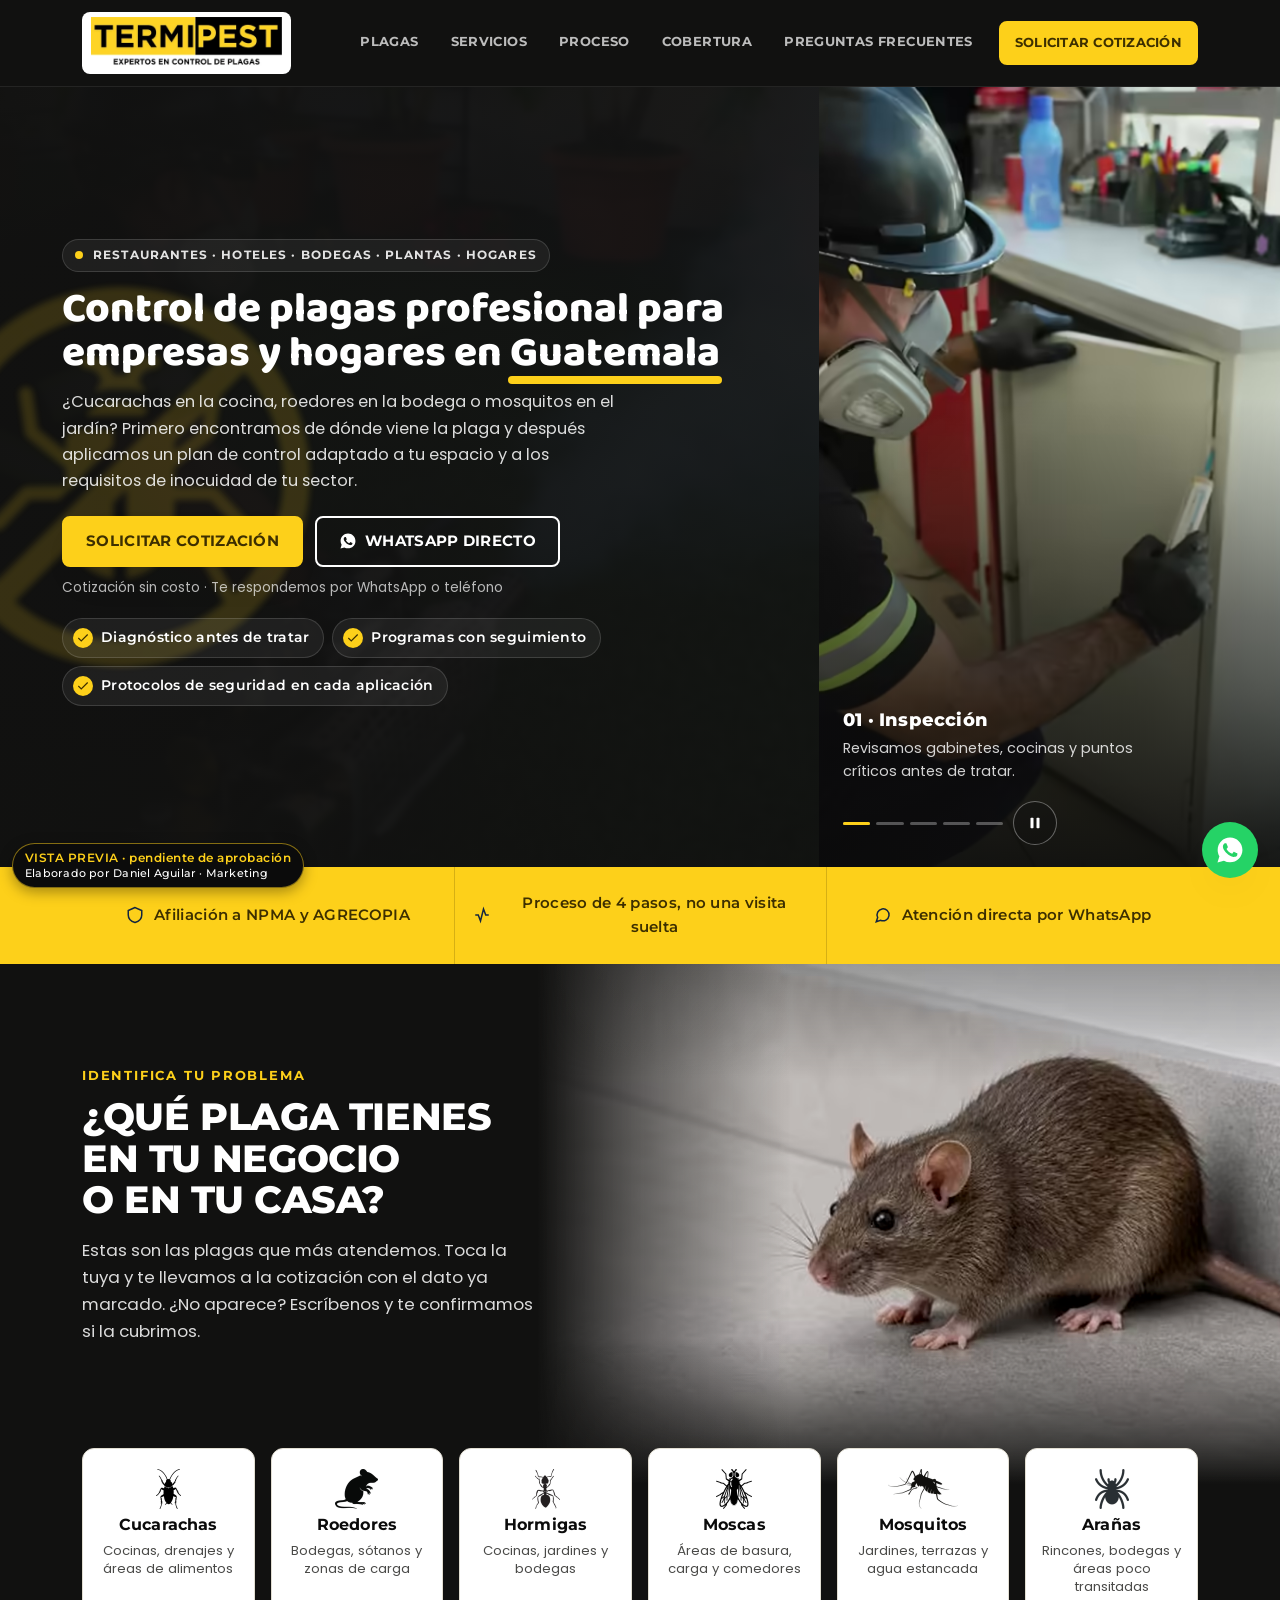
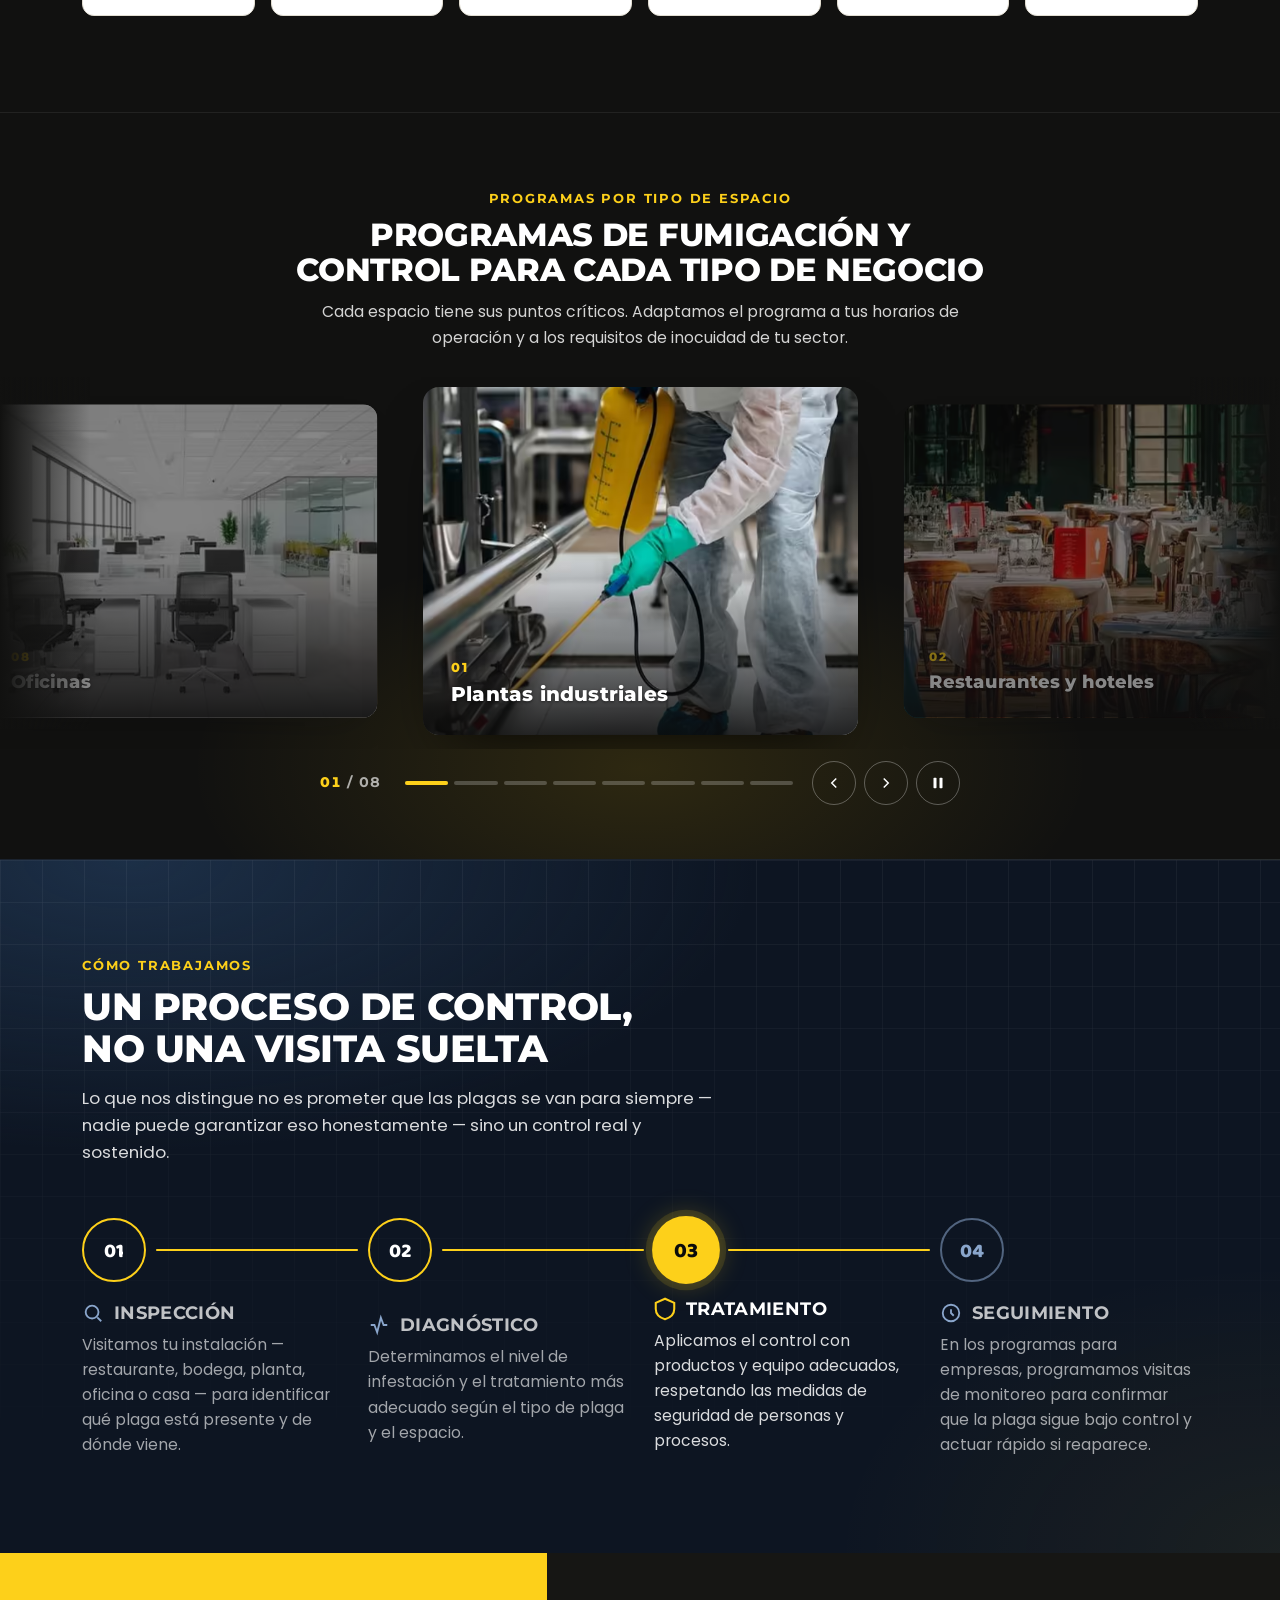
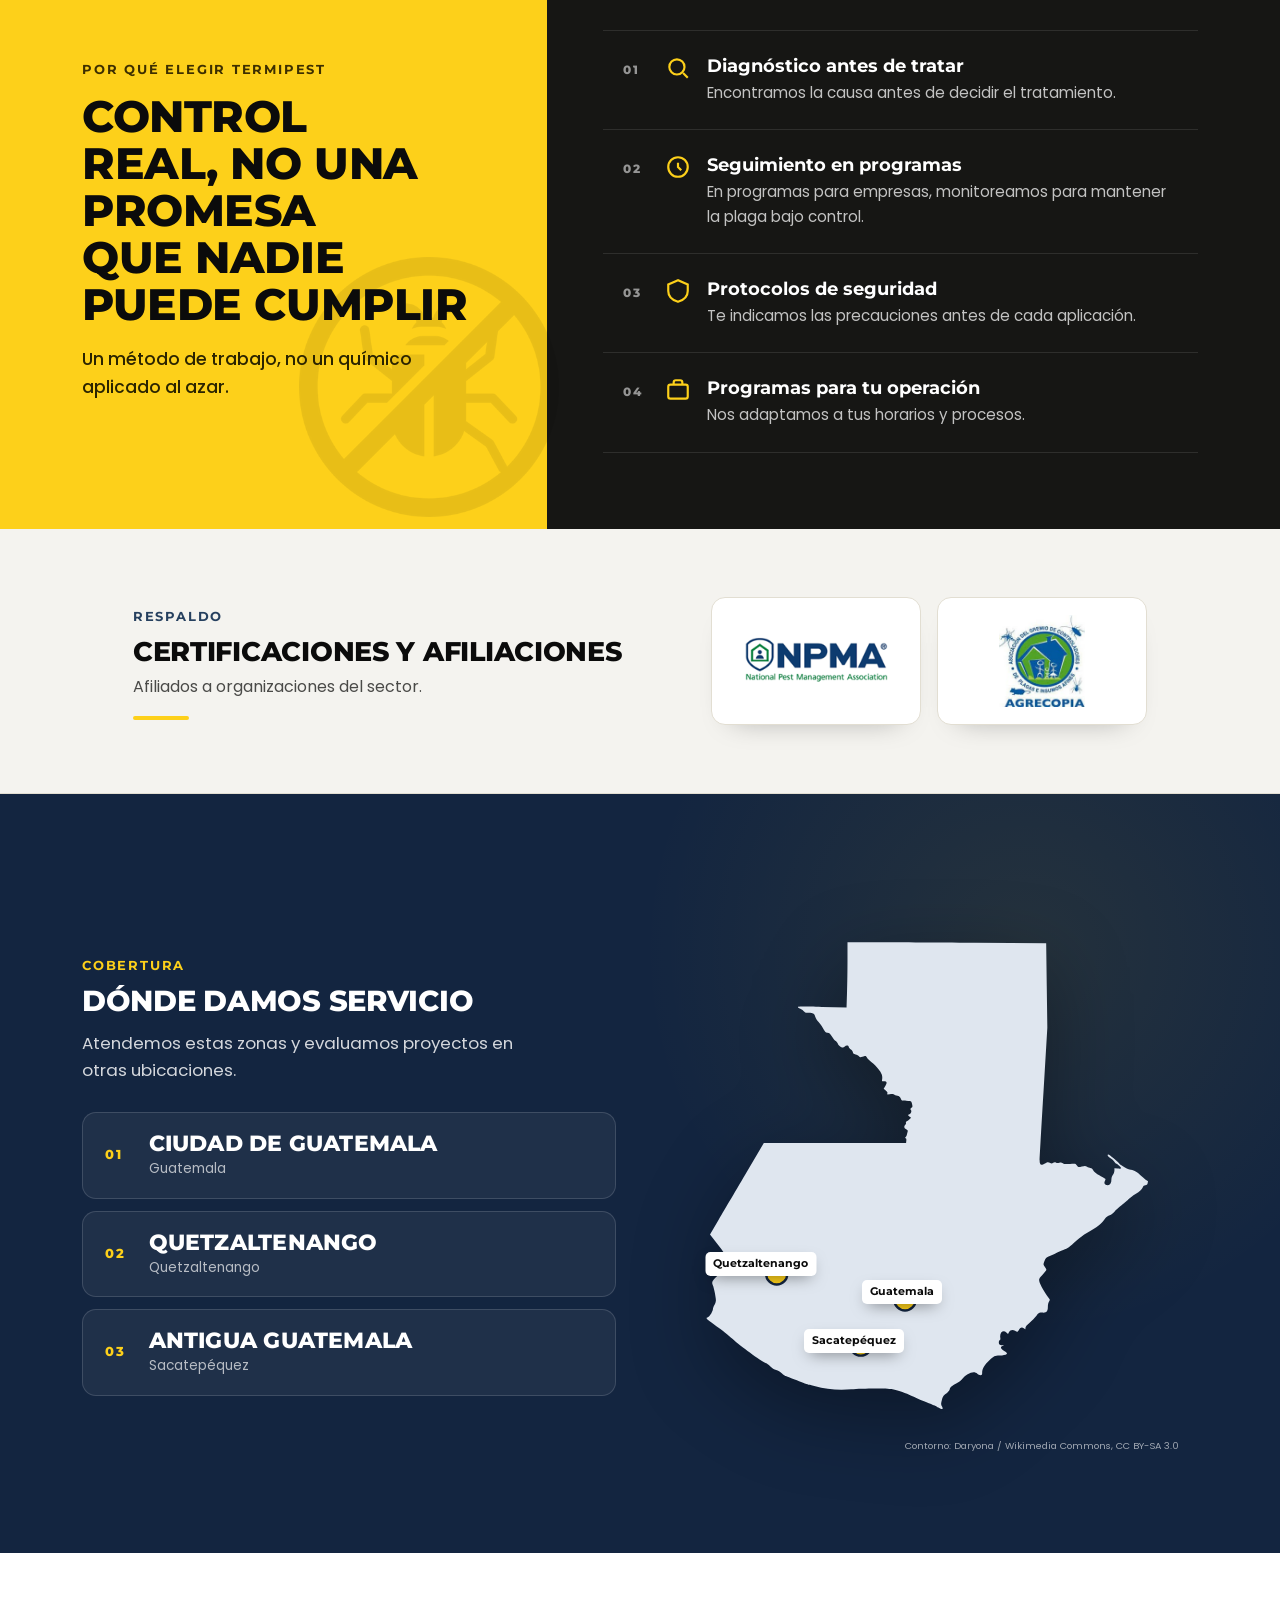
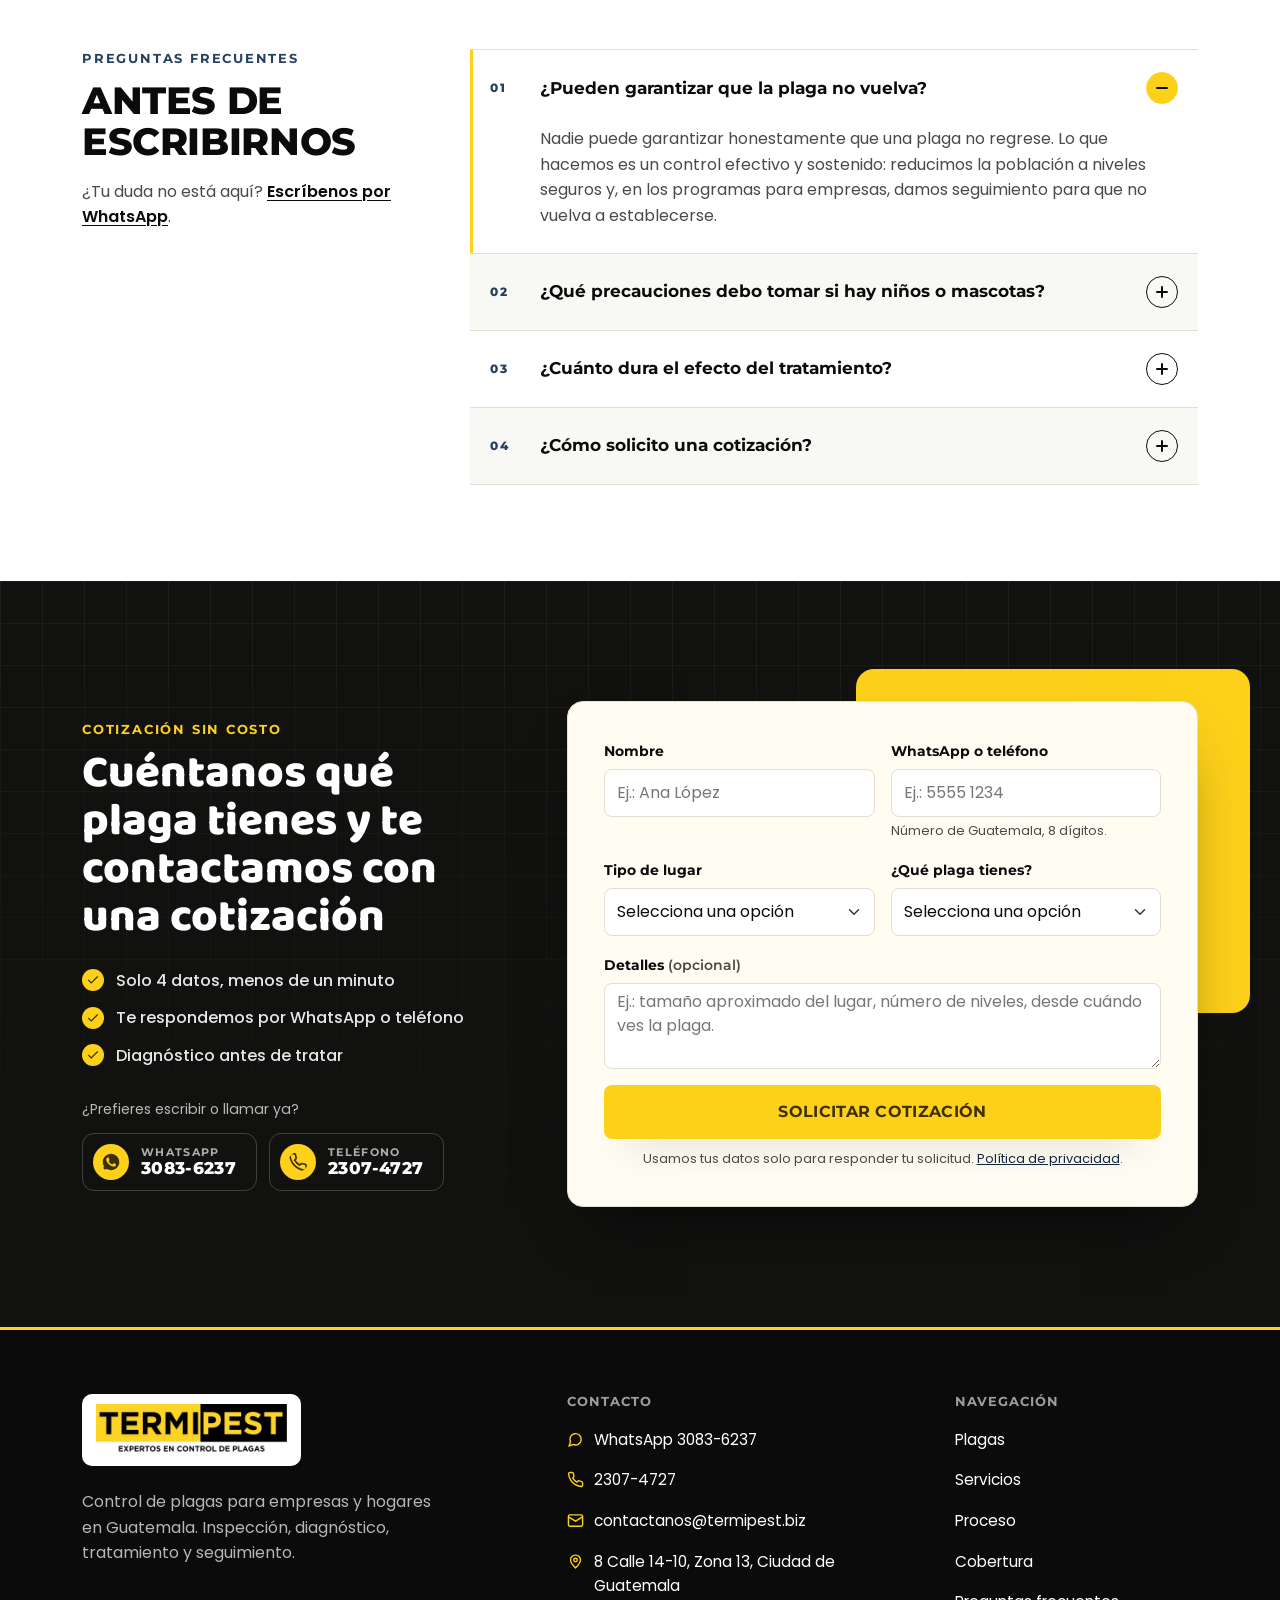
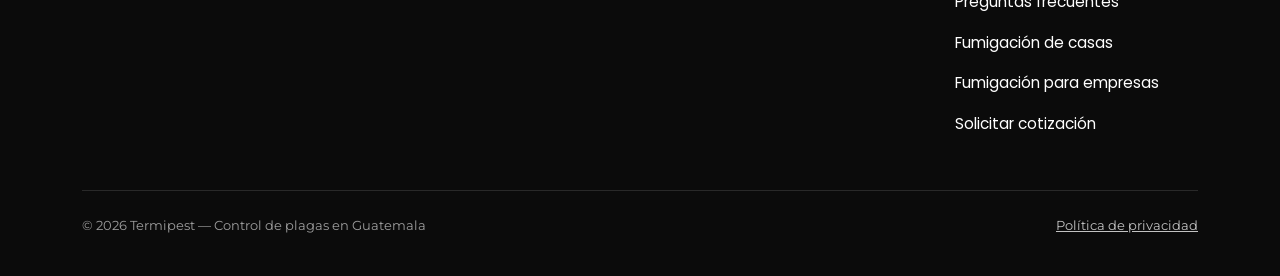
<file: index.html>
<!doctype html>
<html lang="es">
<head>
  <meta charset="utf-8">
  <meta name="viewport" content="width=device-width, initial-scale=1">

  <title>Control de plagas y fumigación en Guatemala | Termipest</title>
  <meta name="description" content="Control profesional de cucarachas, roedores, mosquitos y más para empresas y hogares en Guatemala. Diagnóstico antes de tratar. Cotización sin costo.">
  <!-- En un entorno de pruebas/staging público cambiar a "noindex, nofollow" para no duplicar el sitio actual. -->
  <meta name="robots" content="noindex, nofollow">
  <!-- Dominio final: www.termipestlatam.com (el host que Google ya tiene indexado). Si cambia, actualizar canonical, og:url, JSON-LD, robots.txt y sitemap.xml. -->
  <link rel="canonical" href="https://www.termipestlatam.com/">
  <meta name="theme-color" content="#111110">

  <!-- Open Graph / redes sociales -->
  <meta property="og:type" content="website">
  <meta property="og:locale" content="es_GT">
  <meta property="og:site_name" content="Termipest">
  <meta property="og:title" content="Control de plagas y fumigación en Guatemala | Termipest">
  <meta property="og:description" content="Control profesional de plagas para empresas y hogares en Guatemala. Inspección, diagnóstico, tratamiento y seguimiento.">
  <meta property="og:url" content="https://www.termipestlatam.com/">
  <meta property="og:image" content="https://www.termipestlatam.com/assets/images/og-termipest.jpg">
  <meta property="og:image:width" content="1200">
  <meta property="og:image:height" content="630">
  <meta property="og:image:alt" content="Técnico de Termipest aplicando nebulización en un jardín">
  <meta name="twitter:card" content="summary_large_image">
  <meta name="twitter:title" content="Control de plagas y fumigación en Guatemala | Termipest">
  <meta name="twitter:description" content="Control profesional de plagas para empresas y hogares en Guatemala.">
  <meta name="twitter:image" content="https://www.termipestlatam.com/assets/images/og-termipest.jpg">

  <!-- Favicon provisional: T negra sobre amarillo de marca (assets/icons). Reemplazar si Termipest tiene un isotipo oficial. -->
  <link rel="icon" href="assets/icons/favicon.svg" type="image/svg+xml">
  <link rel="icon" href="assets/icons/favicon-32.png" sizes="32x32" type="image/png">
  <link rel="apple-touch-icon" href="assets/icons/apple-touch-icon.png">

  <!-- Marca "js" antes del primer pintado para que las animaciones de entrada no parpadeen.
       Si se activa CSP, permitir este script por hash (ver docs/SEGURIDAD-Y-DESPLIEGUE.md). -->
  <script>document.documentElement.classList.add('js');</script>

  <link rel="preconnect" href="https://fonts.googleapis.com">
  <link rel="preconnect" href="https://fonts.gstatic.com" crossorigin>

  <link rel="stylesheet" href="assets/vendor/bootstrap-5.3.3/bootstrap.min.css">
  <link rel="stylesheet" href="https://fonts.googleapis.com/css2?family=Baloo+2:wght@800&family=Montserrat:wght@600;700;800&family=Poppins:wght@400;600&display=swap">
  <link rel="stylesheet" href="assets/css/styles.css">

  <!-- Datos estructurados: solo información que ya existe en el sitio.
       TODO: agregar cuando se confirmen: "geo" (coordenadas), "openingHoursSpecification",
       "sameAs" (Facebook, Instagram, LinkedIn, Google Business Profile) y "priceRange". -->
  <script type="application/ld+json">
  {
    "@context": "https://schema.org",
    "@graph": [
      {
        "@type": "LocalBusiness",
        "@id": "https://www.termipestlatam.com/#negocio",
        "name": "Termipest",
        "description": "Control de plagas para empresas y hogares en Guatemala: inspección, diagnóstico, tratamiento y seguimiento.",
        "url": "https://www.termipestlatam.com/",
        "logo": "https://www.termipestlatam.com/assets/images/logo-termipest-440.png",
        "image": "https://www.termipestlatam.com/assets/images/og-termipest.jpg",
        "telephone": "+502 3083-6237",
        "email": "contactanos@termipest.biz",
        "contactPoint": [
          { "@type": "ContactPoint", "contactType": "customer service", "telephone": "+502 3083-6237", "areaServed": "GT", "availableLanguage": "es", "description": "WhatsApp" },
          { "@type": "ContactPoint", "contactType": "customer service", "telephone": "+502 2307-4727", "areaServed": "GT", "availableLanguage": "es" }
        ],
        "hasOfferCatalog": {
          "@type": "OfferCatalog",
          "name": "Programas de fumigación y control de plagas",
          "itemListElement": [
            { "@type": "Offer", "itemOffered": { "@type": "Service", "name": "Control de plagas para plantas industriales" } },
            { "@type": "Offer", "itemOffered": { "@type": "Service", "name": "Control de plagas para restaurantes y hoteles" } },
            { "@type": "Offer", "itemOffered": { "@type": "Service", "name": "Control de plagas para bodegas" } },
            { "@type": "Offer", "itemOffered": { "@type": "Service", "name": "Control de plagas para centros comerciales" } },
            { "@type": "Offer", "itemOffered": { "@type": "Service", "name": "Control de plagas para torres de apartamentos" } },
            { "@type": "Offer", "itemOffered": { "@type": "Service", "name": "Control de plagas para residenciales y colonias" } },
            { "@type": "Offer", "itemOffered": { "@type": "Service", "name": "Control de plagas para hospitales y clínicas" } },
            { "@type": "Offer", "itemOffered": { "@type": "Service", "name": "Control de plagas para oficinas" } }
          ]
        },
        "knowsAbout": ["Cucarachas", "Roedores", "Hormigas", "Moscas", "Mosquitos", "Arañas"],
        "address": {
          "@type": "PostalAddress",
          "streetAddress": "8 Calle 14-10, Zona 13",
          "addressLocality": "Ciudad de Guatemala",
          "addressCountry": "GT"
        },
        "areaServed": [
          { "@type": "City", "name": "Ciudad de Guatemala" },
          { "@type": "City", "name": "Quetzaltenango" },
          { "@type": "City", "name": "Antigua Guatemala" }
        ],
        "memberOf": [
          { "@type": "Organization", "name": "NPMA — National Pest Management Association" },
          { "@type": "Organization", "name": "AGRECOPIA — Asociación del Gremio de Controladores de Plagas e Insumos Afines" }
        ]
      },
      {
        "@type": "WebSite",
        "@id": "https://www.termipestlatam.com/#sitio",
        "url": "https://www.termipestlatam.com/",
        "name": "Termipest",
        "inLanguage": "es",
        "publisher": { "@id": "https://www.termipestlatam.com/#negocio" }
      },
      {
        "@type": "FAQPage",
        "mainEntity": [
          {
            "@type": "Question",
            "name": "¿Pueden garantizar que la plaga no vuelva?",
            "acceptedAnswer": { "@type": "Answer", "text": "Nadie puede garantizar honestamente que una plaga no regrese. Lo que hacemos es un control efectivo y sostenido: reducimos la población a niveles seguros y, en los programas para empresas, damos seguimiento para que no vuelva a establecerse." }
          },
          {
            "@type": "Question",
            "name": "¿Qué precauciones debo tomar si hay niños o mascotas?",
            "acceptedAnswer": { "@type": "Answer", "text": "Aplicamos con protocolos pensados para minimizar el contacto con personas y mascotas. Al coordinar la visita te indicamos las precauciones según el tratamiento, por ejemplo cuánto tiempo deben estar fuera las mascotas. Si en el lugar hay acuarios o alguien sensible a productos químicos, cuéntanos antes de la visita." }
          },
          {
            "@type": "Question",
            "name": "¿Cuánto dura el efecto del tratamiento?",
            "acceptedAnswer": { "@type": "Answer", "text": "Depende del tipo de plaga y del nivel de infestación inicial. Por eso, en los programas para empresas, el seguimiento es parte del servicio y no un extra." }
          },
          {
            "@type": "Question",
            "name": "¿Cómo solicito una cotización?",
            "acceptedAnswer": { "@type": "Answer", "text": "Llena el formulario de esta página con tu nombre, tu número y el tipo de plaga, y te contactamos para cotizar sin costo. También puedes escribirnos por WhatsApp al 3083-6237 o llamarnos al 2307-4727." }
          }
        ]
      }
    ]
  }
  </script>
</head>
<body>

<!-- Íconos reutilizables (se usan con <svg><use href="#id"></use></svg>) -->
<svg xmlns="http://www.w3.org/2000/svg" class="d-none" aria-hidden="true">
  <symbol id="i-wa" viewBox="0 0 24 24"><path fill="currentColor" d="M12.04 2C6.58 2 2.13 6.45 2.13 11.91c0 1.85.5 3.58 1.4 5.1L2 22l5.13-1.5a9.9 9.9 0 0 0 4.9 1.3h.01c5.46 0 9.91-4.45 9.91-9.9C21.95 6.45 17.5 2 12.04 2Zm5.8 14.1c-.24.68-1.4 1.3-1.94 1.38-.5.08-1.12.11-1.8-.12-.42-.14-.95-.31-1.65-.6-2.9-1.25-4.8-4.17-4.94-4.36-.14-.2-1.18-1.57-1.18-3 0-1.42.75-2.12 1.02-2.41.27-.3.58-.37.78-.37h.55c.18 0 .42-.07.65.5.24.6.82 2.06.89 2.2.07.15.12.32.02.52-.1.2-.15.32-.3.5-.14.17-.3.38-.43.5-.14.14-.29.29-.13.57.17.28.75 1.24 1.61 2 1.11.99 2.04 1.3 2.32 1.44.28.14.44.12.6-.07.17-.2.72-.84.91-1.13.19-.28.38-.23.63-.14.26.1 1.64.77 1.92.91.28.14.47.21.54.33.07.12.07.68-.17 1.35Z"/></symbol>
  <symbol id="i-check" viewBox="0 0 24 24"><path fill="none" stroke="currentColor" stroke-width="2" d="M20 6 9 17l-5-5"/></symbol>
  <symbol id="i-shield" viewBox="0 0 24 24"><path fill="none" stroke="currentColor" stroke-width="2" d="M12 2 3 6v6c0 5 4 8.5 9 10 5-1.5 9-5 9-10V6l-9-4Z"/></symbol>
  <symbol id="i-steps" viewBox="0 0 24 24"><path fill="none" stroke="currentColor" stroke-width="2" d="M3 12h4l3 8 4-16 3 8h4"/></symbol>
  <symbol id="i-chat" viewBox="0 0 24 24"><path fill="none" stroke="currentColor" stroke-width="2" d="M3 21l1.9-5.7A8 8 0 1 1 8.7 19L3 21Z"/></symbol>
  <symbol id="i-clock" viewBox="0 0 24 24"><g fill="none" stroke="currentColor" stroke-width="2"><path d="M12 8v4l3 3"/><circle cx="12" cy="12" r="9"/></g></symbol>
  <symbol id="i-search" viewBox="0 0 24 24"><g fill="none" stroke="currentColor" stroke-width="2"><circle cx="11" cy="11" r="7"/><path d="m21 21-4.3-4.3"/></g></symbol>
  <symbol id="i-briefcase" viewBox="0 0 24 24"><g fill="none" stroke="currentColor" stroke-width="2"><rect x="3" y="7" width="18" height="13" rx="2"/><path d="M8 7V5a2 2 0 0 1 2-2h4a2 2 0 0 1 2 2v2"/></g></symbol>
  <symbol id="i-pin" viewBox="0 0 24 24"><g fill="none" stroke="currentColor" stroke-width="2"><path d="M12 21s-7-6.5-7-11a7 7 0 0 1 14 0c0 4.5-7 11-7 11Z"/><circle cx="12" cy="10" r="2.5"/></g></symbol>
  <symbol id="i-phone" viewBox="0 0 24 24"><path fill="none" stroke="currentColor" stroke-width="2" d="M22 16.9v3a2 2 0 0 1-2.2 2 19.8 19.8 0 0 1-8.6-3 19.5 19.5 0 0 1-6-6 19.8 19.8 0 0 1-3-8.7A2 2 0 0 1 4.1 2h3a2 2 0 0 1 2 1.7c.1.9.3 1.8.6 2.7a2 2 0 0 1-.5 2.1L8 9.7a16 16 0 0 0 6 6l1.2-1.2a2 2 0 0 1 2.1-.5c.9.3 1.8.5 2.7.6a2 2 0 0 1 1.7 2Z"/></symbol>
  <symbol id="i-mail" viewBox="0 0 24 24"><g fill="none" stroke="currentColor" stroke-width="2"><rect x="2" y="4" width="20" height="16" rx="2"/><path d="m2 7 10 6 10-6"/></g></symbol>
  <symbol id="i-arrow" viewBox="0 0 24 24"><path fill="none" stroke="currentColor" stroke-width="2.2" d="M5 12h14M13 6l6 6-6 6"/></symbol>
  <symbol id="i-chev-l" viewBox="0 0 24 24"><path fill="none" stroke="currentColor" stroke-width="2" d="m15 18-6-6 6-6"/></symbol>
  <symbol id="i-chev-r" viewBox="0 0 24 24"><path fill="none" stroke="currentColor" stroke-width="2" d="m9 18 6-6-6-6"/></symbol>
  <symbol id="i-pause" viewBox="0 0 24 24"><g fill="currentColor"><rect x="6" y="5" width="4" height="14" rx="1"/><rect x="14" y="5" width="4" height="14" rx="1"/></g></symbol>
  <symbol id="i-play" viewBox="0 0 24 24"><path fill="currentColor" d="M8 5.5v13a1 1 0 0 0 1.5.86l10.5-6.5a1 1 0 0 0 0-1.72L9.5 4.64A1 1 0 0 0 8 5.5Z"/></symbol>
  <symbol id="i-up" viewBox="0 0 24 24"><path fill="none" stroke="currentColor" stroke-width="2.4" stroke-linecap="round" stroke-linejoin="round" d="M12 19V5M5 12l7-7 7 7"/></symbol>
  <symbol id="i-menu" viewBox="0 0 24 24"><path fill="none" stroke="currentColor" stroke-width="2.2" stroke-linecap="round" d="M4 7h16M4 12h16M4 17h16"/></symbol>
</svg>

<a class="skip-link" href="#contenido">Saltar al contenido</a>

<!-- ============ HEADER ============ -->
<header class="site-header">
  <nav class="navbar navbar-expand-lg" aria-label="Navegación principal">
    <div class="container">
      <a class="navbar-brand" href="#inicio">
        <picture>
          <source type="image/webp" srcset="assets/images/logo-termipest-440.webp">
          <img src="assets/images/logo-termipest-440.png" width="440" height="120" alt="Termipest — Expertos en control de plagas" class="brand-logo">
        </picture>
      </a>

      <button class="navbar-toggler menu-toggle" type="button" data-bs-toggle="offcanvas" data-bs-target="#menuPrincipal"
              aria-controls="menuPrincipal" aria-label="Abrir menú">
        <svg aria-hidden="true"><use href="#i-menu"></use></svg>
      </button>

      <div class="offcanvas offcanvas-end site-menu" tabindex="-1" id="menuPrincipal" aria-labelledby="menuPrincipalTitulo">
        <div class="offcanvas-header">
          <p class="offcanvas-title" id="menuPrincipalTitulo">Menú</p>
          <button type="button" class="btn-close" data-bs-dismiss="offcanvas" aria-label="Cerrar menú"></button>
        </div>
        <div class="offcanvas-body">
          <ul class="navbar-nav ms-lg-auto">
            <li class="nav-item"><a class="nav-link" href="#plagas">Plagas</a></li>
            <li class="nav-item"><a class="nav-link" href="#servicios">Servicios</a></li>
            <li class="nav-item"><a class="nav-link" href="#proceso">Proceso</a></li>
            <li class="nav-item"><a class="nav-link" href="#cobertura">Cobertura</a></li>
            <li class="nav-item"><a class="nav-link" href="#preguntas">Preguntas frecuentes</a></li>
          </ul>
          <a class="btn btn-primary nav-cta" href="#cotizacion" data-track="click_quote" data-track-location="header">Solicitar cotización</a>
          <div class="menu-contact d-lg-none">
            <a href="https://wa.me/50230836237?text=Hola%20Termipest%2C%20quisiera%20solicitar%20informaci%C3%B3n%20sobre%20control%20de%20plagas." target="_blank" rel="noopener noreferrer" data-track="click_whatsapp" data-track-location="menu">
              <svg aria-hidden="true"><use href="#i-wa"></use></svg>WhatsApp 3083-6237
            </a>
            <a href="tel:+50223074727" data-track="click_phone" data-track-location="menu">
              <svg aria-hidden="true"><use href="#i-phone"></use></svg>Llamar al 2307-4727
            </a>
          </div>
        </div>
      </div>
    </div>
  </nav>
</header>

<main id="contenido">

  <!-- ============ 01 · HERO ============ -->
  <section class="hero" id="inicio" aria-labelledby="hero-titulo">
    <div class="hero-bg" aria-hidden="true">
      <picture>
        <source type="image/avif" srcset="assets/images/hero-fondo-1000.avif">
        <source type="image/webp" srcset="assets/images/hero-fondo-1000.webp">
        <img src="assets/images/hero-fondo-1000.jpg" width="1000" height="1000" alt="" fetchpriority="low" decoding="async">
      </picture>
    </div>

    <div class="hero-text-col">
      <picture class="hero-seal" aria-hidden="true">
        <source type="image/webp" srcset="assets/images/sello-sin-plagas-400.webp">
        <img src="assets/images/sello-sin-plagas-400.png" width="400" height="400" alt="" fetchpriority="low" decoding="async">
      </picture>

      <p class="eyebrow hero-kicker h-anim"><span class="hero-kicker-dot" aria-hidden="true"></span>Restaurantes · hoteles · bodegas · plantas · hogares</p>
      <h1 id="hero-titulo" class="h-anim h-anim-1">Control de plagas profesional para empresas y hogares en <span class="hero-mark">Guatemala</span></h1>
      <p class="lede h-anim h-anim-2">¿Cucarachas en la cocina, roedores en la bodega o mosquitos en el jardín? Primero encontramos de dónde viene la plaga y después aplicamos un plan de control adaptado a tu espacio y a los requisitos de inocuidad de tu sector.</p>

      <div class="hero-cta h-anim h-anim-3">
        <a class="btn btn-primary btn-lg-cta" href="#cotizacion" data-track="click_quote" data-track-location="hero">Solicitar cotización</a>
        <a class="btn btn-ghost" href="https://wa.me/50230836237?text=Hola%20Termipest%2C%20quisiera%20solicitar%20informaci%C3%B3n%20sobre%20control%20de%20plagas." target="_blank" rel="noopener noreferrer" data-track="click_whatsapp" data-track-location="hero">
          <svg aria-hidden="true"><use href="#i-wa"></use></svg>WhatsApp directo
        </a>
      </div>
      <p class="hero-note h-anim h-anim-3">Cotización sin costo · Te respondemos por WhatsApp o teléfono</p>

      <ul class="hero-badges h-anim h-anim-4">
        <li class="hero-badge"><svg aria-hidden="true"><use href="#i-check"></use></svg>Diagnóstico antes de tratar</li>
        <li class="hero-badge"><svg aria-hidden="true"><use href="#i-check"></use></svg>Programas con seguimiento</li>
        <li class="hero-badge"><svg aria-hidden="true"><use href="#i-check"></use></svg>Protocolos de seguridad en cada aplicación</li>
      </ul>
    </div>

    <!-- Carrusel de fotos: Bootstrap Carousel (fade) con estilo propio -->
    <div id="heroCarousel" class="carousel slide carousel-fade hero-media" role="region"
         aria-roledescription="carrusel" aria-label="Fotos de nuestro equipo en servicio">
      <div class="carousel-inner" aria-live="off">
        <div class="carousel-item active" role="group" aria-roledescription="diapositiva" aria-label="1 de 5">
          <picture>
            <source type="image/avif" sizes="(min-width: 992px) 36vw, 100vw" srcset="assets/images/hero-inspeccion-480.avif 480w, assets/images/hero-inspeccion-800.avif 800w">
            <source type="image/webp" sizes="(min-width: 992px) 36vw, 100vw" srcset="assets/images/hero-inspeccion-480.webp 480w, assets/images/hero-inspeccion-800.webp 800w">
            <img src="assets/images/hero-inspeccion-800.jpg" sizes="(min-width: 992px) 36vw, 100vw" srcset="assets/images/hero-inspeccion-480.jpg 480w, assets/images/hero-inspeccion-800.jpg 800w"
                 width="800" height="1197" fetchpriority="high" alt="Técnico de Termipest inspeccionando el interior de un gabinete con linterna">
          </picture>
          <div class="hero-caption">
            <p class="cap-step">01 · Inspección</p>
            <p class="cap-text">Revisamos gabinetes, cocinas y puntos críticos antes de tratar.</p>
          </div>
        </div>
        <div class="carousel-item" role="group" aria-roledescription="diapositiva" aria-label="2 de 5">
          <picture>
            <source type="image/avif" sizes="(min-width: 992px) 36vw, 100vw" srcset="assets/images/hero-aplicacion-480.avif 480w, assets/images/hero-aplicacion-800.avif 800w">
            <source type="image/webp" sizes="(min-width: 992px) 36vw, 100vw" srcset="assets/images/hero-aplicacion-480.webp 480w, assets/images/hero-aplicacion-800.webp 800w">
            <img src="assets/images/hero-aplicacion-800.jpg" sizes="(min-width: 992px) 36vw, 100vw" srcset="assets/images/hero-aplicacion-480.jpg 480w, assets/images/hero-aplicacion-800.jpg 800w"
                 width="800" height="1197" fetchpriority="low" decoding="async" alt="Técnico de Termipest aplicando tratamiento a lo largo de un pasillo de oficinas">
          </picture>
          <div class="hero-caption">
            <p class="cap-step">02 · Aplicación dirigida</p>
            <p class="cap-text">Tratamiento en zócalos, pasillos y oficinas sin detener tu operación.</p>
          </div>
        </div>
        <div class="carousel-item" role="group" aria-roledescription="diapositiva" aria-label="3 de 5">
          <picture>
            <source type="image/avif" sizes="(min-width: 992px) 36vw, 100vw" srcset="assets/images/hero-nebulizacion-480.avif 480w, assets/images/hero-nebulizacion-900.avif 900w">
            <source type="image/webp" sizes="(min-width: 992px) 36vw, 100vw" srcset="assets/images/hero-nebulizacion-480.webp 480w, assets/images/hero-nebulizacion-900.webp 900w">
            <img src="assets/images/hero-nebulizacion-900.jpg" sizes="(min-width: 992px) 36vw, 100vw" srcset="assets/images/hero-nebulizacion-480.jpg 480w, assets/images/hero-nebulizacion-900.jpg 900w"
                 width="900" height="900" fetchpriority="low" decoding="async" class="obj-nebulizacion" alt="Técnico de Termipest nebulizando un jardín con equipo termonebulizador">
          </picture>
          <div class="hero-caption">
            <p class="cap-step">03 · Nebulización</p>
            <p class="cap-text">Niebla fina que alcanza follaje y rincones donde se refugian mosquitos y plagas voladoras.</p>
          </div>
        </div>
        <div class="carousel-item" role="group" aria-roledescription="diapositiva" aria-label="4 de 5">
          <picture>
            <source type="image/avif" sizes="(min-width: 992px) 36vw, 100vw" srcset="assets/images/hero-sanitizacion-480.avif 480w, assets/images/hero-sanitizacion-800.avif 800w">
            <source type="image/webp" sizes="(min-width: 992px) 36vw, 100vw" srcset="assets/images/hero-sanitizacion-480.webp 480w, assets/images/hero-sanitizacion-800.webp 800w">
            <img src="assets/images/hero-sanitizacion-800.jpg" sizes="(min-width: 992px) 36vw, 100vw" srcset="assets/images/hero-sanitizacion-480.jpg 480w, assets/images/hero-sanitizacion-800.jpg 800w"
                 width="800" height="1197" fetchpriority="low" decoding="async" alt="Técnico de Termipest con traje de protección sanitizando una oficina">
          </picture>
          <div class="hero-caption">
            <p class="cap-step">04 · Sanitización</p>
            <p class="cap-text">Desinfección de oficinas y áreas de trabajo con equipo de protección completo.</p>
          </div>
        </div>
        <div class="carousel-item" role="group" aria-roledescription="diapositiva" aria-label="5 de 5">
          <picture>
            <source type="image/avif" sizes="(min-width: 992px) 36vw, 100vw" srcset="assets/images/hero-exteriores-480.avif 480w, assets/images/hero-exteriores-800.avif 800w">
            <source type="image/webp" sizes="(min-width: 992px) 36vw, 100vw" srcset="assets/images/hero-exteriores-480.webp 480w, assets/images/hero-exteriores-800.webp 800w">
            <img src="assets/images/hero-exteriores-800.jpg" sizes="(min-width: 992px) 36vw, 100vw" srcset="assets/images/hero-exteriores-480.jpg 480w, assets/images/hero-exteriores-800.jpg 800w"
                 width="800" height="1197" fetchpriority="low" decoding="async" alt="Técnico de Termipest aplicando control con bomba de espalda en una terraza">
          </picture>
          <div class="hero-caption">
            <p class="cap-step">05 · Áreas exteriores</p>
            <p class="cap-text">Control en terrazas, jardines y áreas verdes del inmueble.</p>
          </div>
        </div>
      </div>

      <div class="hero-controls">
        <div class="carousel-indicators hero-indicators">
          <button type="button" data-bs-target="#heroCarousel" data-bs-slide-to="0" class="active" aria-current="true" aria-label="Foto 1: Inspección"></button>
          <button type="button" data-bs-target="#heroCarousel" data-bs-slide-to="1" aria-label="Foto 2: Aplicación dirigida"></button>
          <button type="button" data-bs-target="#heroCarousel" data-bs-slide-to="2" aria-label="Foto 3: Nebulización"></button>
          <button type="button" data-bs-target="#heroCarousel" data-bs-slide-to="3" aria-label="Foto 4: Sanitización"></button>
          <button type="button" data-bs-target="#heroCarousel" data-bs-slide-to="4" aria-label="Foto 5: Áreas exteriores"></button>
        </div>
        <button type="button" class="hero-toggle" aria-label="Pausar fotos">
          <svg class="icon-pause" aria-hidden="true"><use href="#i-pause"></use></svg>
          <svg class="icon-play" aria-hidden="true"><use href="#i-play"></use></svg>
        </button>
      </div>
    </div>
  </section>

  <!-- ============ 02 · FRANJA DE CONFIANZA ============ -->
  <div class="trust">
    <div class="container">
      <ul class="row row-cols-1 row-cols-md-3 g-0 trust-list">
        <li class="col trust-item"><svg aria-hidden="true"><use href="#i-shield"></use></svg>Afiliación a NPMA y AGRECOPIA</li>
        <li class="col trust-item"><svg aria-hidden="true"><use href="#i-steps"></use></svg>Proceso de 4 pasos, no una visita suelta</li>
        <li class="col trust-item"><svg aria-hidden="true"><use href="#i-chat"></use></svg>Atención directa por WhatsApp</li>
      </ul>
    </div>
  </div>

  <!-- ============ 03 · ¿QUÉ PLAGA TIENES? ============ -->
  <section id="plagas" class="section plagas-sec" aria-labelledby="plagas-titulo">
    <picture class="plagas-bg" aria-hidden="true">
      <source type="image/avif" sizes="100vw" srcset="assets/images/plagas-fondo-800.avif 800w, assets/images/plagas-fondo-1400.avif 1400w">
      <source type="image/webp" sizes="100vw" srcset="assets/images/plagas-fondo-800.webp 800w, assets/images/plagas-fondo-1400.webp 1400w">
      <img src="assets/images/plagas-fondo-1400.jpg" sizes="100vw" srcset="assets/images/plagas-fondo-800.jpg 800w, assets/images/plagas-fondo-1400.jpg 1400w"
           width="1400" height="700" alt="" loading="lazy" decoding="async">
    </picture>
    <div class="plagas-bg-gradient" aria-hidden="true"></div>

    <div class="container position-relative">
      <div class="sec-head sec-head-inverse plagas-head reveal">
        <span class="eyebrow">Identifica tu problema</span>
        <h2 id="plagas-titulo">¿Qué plaga tienes en tu negocio o en tu casa?</h2>
        <p>Estas son las plagas que más atendemos. Toca la tuya y te llevamos a la cotización con el dato ya marcado. ¿No aparece? Escríbenos y te confirmamos si la cubrimos.</p>
      </div>

      <!-- Nota: Termipest NO ofrece control de termitas ni chinches (confirmado por Operaciones, 22-sep-2026). No agregarlas aquí ni en el formulario. -->
      <ul class="row row-cols-2 row-cols-md-3 row-cols-xl-6 g-3 pest-grid stagger">
        <li class="col reveal-scale">
          <a class="pest-card" href="#cotizacion" data-prefill-pest="Cucarachas" data-track="click_pest" data-track-location="Cucarachas">
            <img class="icon-mono" src="assets/icons/cucaracha.png" width="50" height="80" alt="" loading="lazy">
            <h3>Cucarachas</h3>
            <p>Cocinas, drenajes y áreas de alimentos</p>
          </a>
        </li>
        <li class="col reveal-scale">
          <a class="pest-card" href="#cotizacion" data-prefill-pest="Roedores" data-track="click_pest" data-track-location="Roedores">
            <img class="icon-mono" src="assets/icons/roedor.png" width="86" height="80" alt="" loading="lazy">
            <h3>Roedores</h3>
            <p>Bodegas, sótanos y zonas de carga</p>
          </a>
        </li>
        <li class="col reveal-scale">
          <a class="pest-card" href="#cotizacion" data-prefill-pest="Hormigas" data-track="click_pest" data-track-location="Hormigas">
            <img class="icon-mono" src="assets/icons/hormiga.png" width="56" height="80" alt="" loading="lazy">
            <h3>Hormigas</h3>
            <p>Cocinas, jardines y bodegas</p>
          </a>
        </li>
        <li class="col reveal-scale">
          <a class="pest-card" href="#cotizacion" data-prefill-pest="Moscas" data-track="click_pest" data-track-location="Moscas">
            <img class="icon-mono" src="assets/icons/mosca.png" width="72" height="80" alt="" loading="lazy">
            <h3>Moscas</h3>
            <p>Áreas de basura, carga y comedores</p>
          </a>
        </li>
        <li class="col reveal-scale">
          <a class="pest-card" href="#cotizacion" data-prefill-pest="Mosquitos" data-track="click_pest" data-track-location="Mosquitos">
            <img class="icon-mono" src="assets/icons/mosquito.png" width="140" height="80" alt="" loading="lazy">
            <h3>Mosquitos</h3>
            <p>Jardines, terrazas y agua estancada</p>
          </a>
        </li>
        <li class="col reveal-scale">
          <a class="pest-card" href="#cotizacion" data-prefill-pest="Arañas" data-track="click_pest" data-track-location="Arañas">
            <img class="icon-mono" src="assets/icons/arana.png" width="68" height="80" alt="" loading="lazy">
            <h3>Arañas</h3>
            <p>Rincones, bodegas y áreas poco transitadas</p>
          </a>
        </li>
      </ul>
    </div>

    <!-- única animación ambiental que queda: una cucaracha cruza el borde inferior de vez en cuando -->
    <div class="critter" aria-hidden="true"><img class="icon-mono" src="assets/icons/cucaracha.png" width="50" height="80" alt="" loading="lazy"></div>
  </section>

  <!-- ============ 04 · SERVICIOS ============ -->
  <section id="servicios" class="servicios-sec" aria-labelledby="servicios-titulo" data-track-view="view_service">
    <div class="container">
      <div class="servicios-text reveal">
        <span class="eyebrow">Programas por tipo de espacio</span>
        <h2 id="servicios-titulo">Programas de fumigación y control para cada tipo de negocio</h2>
        <p>Cada espacio tiene sus puntos críticos. Adaptamos el programa a tus horarios de operación y a los requisitos de inocuidad de tu sector.</p>
      </div>
    </div>

    <div class="svc-root reveal" role="region" aria-roledescription="carrusel" aria-label="Tipos de espacio que atendemos">
      <div class="svc-track" id="svc-track" tabindex="-1">
        <article class="segment-card" role="group" aria-roledescription="diapositiva" aria-label="1 de 8: Plantas industriales">
          <picture>
            <source type="image/avif" srcset="assets/images/servicio-plantas-industriales-640.avif">
            <source type="image/webp" srcset="assets/images/servicio-plantas-industriales-640.webp">
            <img src="assets/images/servicio-plantas-industriales-640.jpg" width="640" height="800" alt="" loading="lazy" decoding="async">
          </picture>
          <div class="segment-body">
            <span class="segment-num" aria-hidden="true">01</span>
            <h3 class="segment-label">Plantas industriales</h3>
            <div class="segment-more"><div>
              <p class="segment-desc">Control preventivo para líneas de producción, almacenes de materia prima y zonas de carga.</p>
              <a class="btn btn-primary segment-cta" href="#cotizacion" data-prefill-property="Planta industrial" data-track="click_quote" data-track-location="servicio: plantas industriales" aria-label="Solicitar cotización para plantas industriales">Solicitar cotización <svg aria-hidden="true"><use href="#i-arrow"></use></svg></a>
            </div></div>
          </div>
        </article>
        <article class="segment-card" role="group" aria-roledescription="diapositiva" aria-label="2 de 8: Restaurantes y hoteles">
          <picture>
            <source type="image/avif" srcset="assets/images/servicio-restaurantes-hoteles-500.avif">
            <source type="image/webp" srcset="assets/images/servicio-restaurantes-hoteles-500.webp">
            <img src="assets/images/servicio-restaurantes-hoteles-500.jpg" width="500" height="376" alt="" loading="lazy" decoding="async">
          </picture>
          <div class="segment-body">
            <span class="segment-num" aria-hidden="true">02</span>
            <h3 class="segment-label">Restaurantes y hoteles</h3>
            <div class="segment-more"><div>
              <p class="segment-desc">Tratamientos coordinados con tus horarios para no interrumpir la cocina ni a tus huéspedes.</p>
              <a class="btn btn-primary segment-cta" href="#cotizacion" data-prefill-property="Restaurante u hotel" data-track="click_quote" data-track-location="servicio: restaurantes y hoteles" aria-label="Solicitar cotización para restaurantes y hoteles">Solicitar cotización <svg aria-hidden="true"><use href="#i-arrow"></use></svg></a>
            </div></div>
          </div>
        </article>
        <article class="segment-card" role="group" aria-roledescription="diapositiva" aria-label="3 de 8: Bodegas">
          <picture>
            <source type="image/avif" srcset="assets/images/servicio-bodegas-500.avif">
            <source type="image/webp" srcset="assets/images/servicio-bodegas-500.webp">
            <img src="assets/images/servicio-bodegas-500.jpg" width="500" height="376" alt="" loading="lazy" decoding="async">
          </picture>
          <div class="segment-body">
            <span class="segment-num" aria-hidden="true">03</span>
            <h3 class="segment-label">Bodegas</h3>
            <div class="segment-more"><div>
              <p class="segment-desc">Monitoreo de roedores e insectos rastreros que protege tu mercadería y tus tarimas.</p>
              <a class="btn btn-primary segment-cta" href="#cotizacion" data-prefill-property="Bodega" data-track="click_quote" data-track-location="servicio: bodegas" aria-label="Solicitar cotización para bodegas">Solicitar cotización <svg aria-hidden="true"><use href="#i-arrow"></use></svg></a>
            </div></div>
          </div>
        </article>
        <article class="segment-card" role="group" aria-roledescription="diapositiva" aria-label="4 de 8: Centros comerciales">
          <picture>
            <source type="image/avif" srcset="assets/images/servicio-centros-comerciales-500.avif">
            <source type="image/webp" srcset="assets/images/servicio-centros-comerciales-500.webp">
            <img src="assets/images/servicio-centros-comerciales-500.jpg" width="500" height="376" alt="" loading="lazy" decoding="async">
          </picture>
          <div class="segment-body">
            <span class="segment-num" aria-hidden="true">04</span>
            <h3 class="segment-label">Centros comerciales</h3>
            <div class="segment-more"><div>
              <p class="segment-desc">Programas para áreas comunes, locales, patios de comida y zonas de descarga.</p>
              <a class="btn btn-primary segment-cta" href="#cotizacion" data-prefill-property="Comercio o centro comercial" data-track="click_quote" data-track-location="servicio: centros comerciales" aria-label="Solicitar cotización para centros comerciales">Solicitar cotización <svg aria-hidden="true"><use href="#i-arrow"></use></svg></a>
            </div></div>
          </div>
        </article>
        <article class="segment-card" role="group" aria-roledescription="diapositiva" aria-label="5 de 8: Torres de apartamentos">
          <picture>
            <source type="image/avif" srcset="assets/images/servicio-torres-apartamentos-500.avif">
            <source type="image/webp" srcset="assets/images/servicio-torres-apartamentos-500.webp">
            <img src="assets/images/servicio-torres-apartamentos-500.jpg" width="500" height="376" alt="" loading="lazy" decoding="async">
          </picture>
          <div class="segment-body">
            <span class="segment-num" aria-hidden="true">05</span>
            <h3 class="segment-label">Torres de apartamentos</h3>
            <div class="segment-more"><div>
              <p class="segment-desc">Control en áreas comunes, ductos, sótanos y cuartos de basura de todo el edificio.</p>
              <a class="btn btn-primary segment-cta" href="#cotizacion" data-prefill-property="Condominio o residencial" data-track="click_quote" data-track-location="servicio: torres de apartamentos" aria-label="Solicitar cotización para torres de apartamentos">Solicitar cotización <svg aria-hidden="true"><use href="#i-arrow"></use></svg></a>
            </div></div>
          </div>
        </article>
        <article class="segment-card" role="group" aria-roledescription="diapositiva" aria-label="6 de 8: Residenciales y colonias">
          <picture>
            <source type="image/avif" srcset="assets/images/servicio-residenciales-500.avif">
            <source type="image/webp" srcset="assets/images/servicio-residenciales-500.webp">
            <img src="assets/images/servicio-residenciales-500.jpg" width="500" height="376" alt="" loading="lazy" decoding="async">
          </picture>
          <div class="segment-body">
            <span class="segment-num" aria-hidden="true">06</span>
            <h3 class="segment-label">Residenciales y colonias</h3>
            <div class="segment-more"><div>
              <p class="segment-desc">Control perimetral y de áreas comunes pensado para toda la comunidad.</p>
              <a class="btn btn-primary segment-cta" href="#cotizacion" data-prefill-property="Condominio o residencial" data-track="click_quote" data-track-location="servicio: residenciales" aria-label="Solicitar cotización para residenciales y colonias">Solicitar cotización <svg aria-hidden="true"><use href="#i-arrow"></use></svg></a>
            </div></div>
          </div>
        </article>
        <article class="segment-card" role="group" aria-roledescription="diapositiva" aria-label="7 de 8: Hospitales y clínicas">
          <picture>
            <source type="image/avif" srcset="assets/images/servicio-hospitales-clinicas-500.avif">
            <source type="image/webp" srcset="assets/images/servicio-hospitales-clinicas-500.webp">
            <img src="assets/images/servicio-hospitales-clinicas-500.jpg" width="500" height="376" alt="" loading="lazy" decoding="async">
          </picture>
          <div class="segment-body">
            <span class="segment-num" aria-hidden="true">07</span>
            <h3 class="segment-label">Hospitales y clínicas</h3>
            <div class="segment-more"><div>
              <p class="segment-desc">Protocolos cuidadosos para áreas sensibles, bodegas médicas y zonas de pacientes.</p>
              <a class="btn btn-primary segment-cta" href="#cotizacion" data-prefill-property="Hospital o clínica" data-track="click_quote" data-track-location="servicio: hospitales y clínicas" aria-label="Solicitar cotización para hospitales y clínicas">Solicitar cotización <svg aria-hidden="true"><use href="#i-arrow"></use></svg></a>
            </div></div>
          </div>
        </article>
        <article class="segment-card" role="group" aria-roledescription="diapositiva" aria-label="8 de 8: Oficinas">
          <picture>
            <source type="image/avif" srcset="assets/images/servicio-oficinas-500.avif">
            <source type="image/webp" srcset="assets/images/servicio-oficinas-500.webp">
            <img src="assets/images/servicio-oficinas-500.jpg" width="500" height="376" alt="" loading="lazy" decoding="async">
          </picture>
          <div class="segment-body">
            <span class="segment-num" aria-hidden="true">08</span>
            <h3 class="segment-label">Oficinas</h3>
            <div class="segment-more"><div>
              <p class="segment-desc">Visitas discretas que se adaptan a tu jornada laboral y a tu equipo.</p>
              <a class="btn btn-primary segment-cta" href="#cotizacion" data-prefill-property="Oficina" data-track="click_quote" data-track-location="servicio: oficinas" aria-label="Solicitar cotización para oficinas">Solicitar cotización <svg aria-hidden="true"><use href="#i-arrow"></use></svg></a>
            </div></div>
          </div>
        </article>
      </div>

      <div class="container">
        <div class="svc-controls">
          <p class="svc-counter" aria-hidden="true"><b class="svc-current">01</b> / 08</p>
          <ol class="svc-dots">
            <li><button class="svc-dot" type="button" aria-controls="svc-track" aria-label="Ver Plantas industriales" aria-current="true"></button></li>
            <li><button class="svc-dot" type="button" aria-controls="svc-track" aria-label="Ver Restaurantes y hoteles"></button></li>
            <li><button class="svc-dot" type="button" aria-controls="svc-track" aria-label="Ver Bodegas"></button></li>
            <li><button class="svc-dot" type="button" aria-controls="svc-track" aria-label="Ver Centros comerciales"></button></li>
            <li><button class="svc-dot" type="button" aria-controls="svc-track" aria-label="Ver Torres de apartamentos"></button></li>
            <li><button class="svc-dot" type="button" aria-controls="svc-track" aria-label="Ver Residenciales y colonias"></button></li>
            <li><button class="svc-dot" type="button" aria-controls="svc-track" aria-label="Ver Hospitales y clínicas"></button></li>
            <li><button class="svc-dot" type="button" aria-controls="svc-track" aria-label="Ver Oficinas"></button></li>
          </ol>
          <div class="svc-btns">
            <button class="svc-btn" type="button" data-svc="prev" aria-controls="svc-track" aria-label="Servicio anterior"><svg aria-hidden="true"><use href="#i-chev-l"></use></svg></button>
            <button class="svc-btn" type="button" data-svc="next" aria-controls="svc-track" aria-label="Servicio siguiente"><svg aria-hidden="true"><use href="#i-chev-r"></use></svg></button>
            <button class="svc-btn" type="button" data-svc="toggle" aria-label="Pausar carrusel">
              <svg class="icon-pause" aria-hidden="true"><use href="#i-pause"></use></svg>
              <svg class="icon-play" aria-hidden="true"><use href="#i-play"></use></svg>
            </button>
          </div>
        </div>
      </div>
      <p class="visually-hidden" aria-live="polite" aria-atomic="true" data-svc-live></p>
    </div>
  </section>

  <!-- ============ 05 · PROCESO ============ -->
  <section id="proceso" class="section proceso-sec" aria-labelledby="proceso-titulo">
    <div class="grid-tex" aria-hidden="true"></div>
    <div class="container">
      <div class="sec-head sec-head-inverse reveal">
        <span class="eyebrow">Cómo trabajamos</span>
        <h2 id="proceso-titulo">Un proceso de control, no una visita suelta</h2>
        <p>Lo que nos distingue no es prometer que las plagas se van para siempre — nadie puede garantizar eso honestamente — sino un control real y sostenido.</p>
      </div>
      <!-- Los 4 textos viven siempre aquí (SEO / sin JS). main.js solo cambia qué paso se destaca. -->
      <div class="proc" data-proc>
        <ol class="proc-steps stagger">
          <li class="proc-step reveal">
            <button class="proc-node" type="button" aria-label="Paso 1 de 4: Inspección"><span aria-hidden="true">01</span></button>
            <div class="proc-body">
              <div class="proc-head"><svg class="proc-icon" aria-hidden="true"><use href="#i-search"></use></svg><h3>Inspección</h3></div>
              <p>Visitamos tu instalación — restaurante, bodega, planta, oficina o casa — para identificar qué plaga está presente y de dónde viene.</p>
            </div>
          </li>
          <li class="proc-step reveal">
            <button class="proc-node" type="button" aria-label="Paso 2 de 4: Diagnóstico"><span aria-hidden="true">02</span></button>
            <div class="proc-body">
              <div class="proc-head"><svg class="proc-icon" aria-hidden="true"><use href="#i-steps"></use></svg><h3>Diagnóstico</h3></div>
              <p>Determinamos el nivel de infestación y el tratamiento más adecuado según el tipo de plaga y el espacio.</p>
            </div>
          </li>
          <li class="proc-step reveal">
            <button class="proc-node" type="button" aria-label="Paso 3 de 4: Tratamiento"><span aria-hidden="true">03</span></button>
            <div class="proc-body">
              <div class="proc-head"><svg class="proc-icon" aria-hidden="true"><use href="#i-shield"></use></svg><h3>Tratamiento</h3></div>
              <p>Aplicamos el control con productos y equipo adecuados, respetando las medidas de seguridad de personas y procesos.</p>
            </div>
          </li>
          <li class="proc-step reveal">
            <button class="proc-node" type="button" aria-label="Paso 4 de 4: Seguimiento"><span aria-hidden="true">04</span></button>
            <div class="proc-body">
              <div class="proc-head"><svg class="proc-icon" aria-hidden="true"><use href="#i-clock"></use></svg><h3>Seguimiento</h3></div>
              <p>En los programas para empresas, programamos visitas de monitoreo para confirmar que la plaga sigue bajo control y actuar rápido si reaparece.</p>
            </div>
          </li>
        </ol>
      </div>
    </div>
  </section>

  <!-- ============ 06 · POR QUÉ TERMIPEST ============ -->
  <!-- Mitad amarilla (postura) + mitad carbón (4 razones en una frase cada una) -->
  <section id="por-que" class="why-sec" aria-labelledby="porque-titulo">
    <div class="container">
      <div class="row g-0">
        <div class="col-lg-5 why-intro reveal">
          <img class="why-seal" src="assets/images/sello-sin-plagas-400.png" width="400" height="400" alt="" aria-hidden="true" loading="lazy" decoding="async">
          <span class="eyebrow">Por qué elegir Termipest</span>
          <h2 id="porque-titulo">Control real, no una promesa que nadie puede cumplir</h2>
          <p class="why-lede">Un método de trabajo, no un químico aplicado al azar.</p>
        </div>
        <div class="col-lg-7 why-panel">
          <ol class="why-list stagger">
            <li class="why-item reveal"><span class="why-num" aria-hidden="true">01</span><svg aria-hidden="true"><use href="#i-search"></use></svg><div><h3>Diagnóstico antes de tratar</h3><p>Encontramos la causa antes de decidir el tratamiento.</p></div></li>
            <li class="why-item reveal"><span class="why-num" aria-hidden="true">02</span><svg aria-hidden="true"><use href="#i-clock"></use></svg><div><h3>Seguimiento en programas</h3><p>En programas para empresas, monitoreamos para mantener la plaga bajo control.</p></div></li>
            <li class="why-item reveal"><span class="why-num" aria-hidden="true">03</span><svg aria-hidden="true"><use href="#i-shield"></use></svg><div><h3>Protocolos de seguridad</h3><p>Te indicamos las precauciones antes de cada aplicación.</p></div></li>
            <li class="why-item reveal"><span class="why-num" aria-hidden="true">04</span><svg aria-hidden="true"><use href="#i-briefcase"></use></svg><div><h3>Programas para tu operación</h3><p>Nos adaptamos a tus horarios y procesos.</p></div></li>
          </ol>
        </div>
      </div>
    </div>
  </section>

  <!-- ============ 07 · RESPALDO ============ -->
  <section id="respaldo" class="trust-band" aria-labelledby="respaldo-titulo">
    <div class="container">
      <div class="trust-band-inner reveal">
        <div class="trust-band-text">
          <span class="eyebrow eyebrow-navy">Respaldo</span>
          <h2 id="respaldo-titulo">Certificaciones y afiliaciones</h2>
          <p>Afiliados a organizaciones del sector.</p>
        </div>
        <ul class="cert-row">
          <li class="cert-slot"><img class="cert-crop" src="assets/images/cert-npma.png" width="200" height="200" loading="lazy" decoding="async" alt="NPMA — National Pest Management Association"></li>
          <li class="cert-slot"><img src="assets/images/cert-agrecopia.jpg" width="186" height="200" loading="lazy" decoding="async" alt="AGRECOPIA — Asociación del Gremio de Controladores de Plagas e Insumos Afines"></li>
        </ul>
      </div>

      <!-- TODO: prueba social real. Cuando Termipest entregue testimonios (con permiso del cliente)
           o logos de clientes, activar este bloque. No publicar nada inventado.
      <div class="testimonials">
        <figure class="testimonial">
          <blockquote><p>[Testimonio real]</p></blockquote>
          <figcaption>[Nombre], [Cargo] — [Empresa]</figcaption>
        </figure>
      </div>
      -->
    </div>
  </section>

  <!-- ============ 08 · COBERTURA ============ -->
  <section id="cobertura" class="section cov-sec" aria-labelledby="cobertura-titulo">
    <div class="container">
      <div class="row g-4 g-lg-5 align-items-center reveal">
        <div class="col-lg-6">
          <span class="eyebrow">Cobertura</span>
          <h2 id="cobertura-titulo" class="h2-md mt-2">Dónde damos servicio</h2>
          <p class="cov-lede">Atendemos estas zonas y evaluamos proyectos en otras ubicaciones.</p>
          <ul class="city-list stagger">
            <li class="city-card city-gt reveal"><span class="city-num" aria-hidden="true">01</span><span class="city-name">Ciudad de Guatemala</span><span class="city-dept">Guatemala</span></li>
            <li class="city-card city-xela reveal"><span class="city-num" aria-hidden="true">02</span><span class="city-name">Quetzaltenango</span><span class="city-dept">Quetzaltenango</span></li>
            <li class="city-card city-antigua reveal"><span class="city-num" aria-hidden="true">03</span><span class="city-name">Antigua Guatemala</span><span class="city-dept">Sacatepéquez</span></li>
          </ul>
        </div>
        <div class="col-lg-6">
          <figure class="gt-map-wrap">
            <svg class="gt-silhouette" viewBox="0 0 982.1 1079.6" role="img" aria-label="Mapa de Guatemala con las zonas donde da servicio Termipest: Ciudad de Guatemala, Quetzaltenango y Sacatepéquez">
              <path fill="currentColor" d="M510,1028.8c-2.1-1.1-5.2-2.8-6.9-3.7c-1.7-1-9.8-4.3-17.9-7.4c-8.1-3.1-22.8-9.4-32.7-14c-16.5-7.7-24.8-10.6-43.5-15.1 c-8.6-2.1-63.4-1.8-84.1,0.4c-24.1,2.6-53.7,0.1-74.5-6.2c-5.6-1.7-11.5-3.1-13.2-3.1s-13-4.2-25.2-9.3s-23.1-9.3-24.2-9.3 c-1.2,0-4.4-2.4-7.3-5.3c-3-3.1-7.8-6-11.6-6.9c-4.1-1-8.7-3.9-12.6-7.9c-3.4-3.5-7-6.3-8-6.3c-4.1,0-49.2-32-65.9-46.8 c-9.8-8.7-23.5-19.9-30.3-24.9c-31.7-23.2-30-21.5-25.4-23.8c4.1-2,10.6-12.6,10.6-17.3c0-1.7,1.4-5.4,3.1-8.2 c1.7-2.8,3.1-7.4,3.1-10.1c0-5.8-4.4-27.1-6.4-31c-2.6-5.1-1.4-9.1,4.7-15.1l6.1-6l-0.9-11.8l-0.9-11.8h4.2 c6.1,0,13.3-7.7,13.3-14.3c0-4.2-3-9-16.2-25.9l-16.2-20.7l17.1-29.1c9.4-16,34.6-58.8,56-95.2l38.9-66.1h148h148l0.5-5.1 c0.3-3.1-0.2-5.1-1.4-5.1c-1.4,0-1.4-0.5,0-2.2c1-1.2,2.1-3.5,2.5-5.1c0.4-1.6,1.1-4.3,1.6-6.1c0.7-2.4,0-3.6-3-5 c-4.4-2-5.3-6.7-1.8-9.6c1.2-1,1.9-2.9,1.4-4.1s-0.3-2.2,0.5-2.3c0.7,0,3.3-1.8,5.7-3.9l4.4-3.9l-3.6-3c-3.3-2.7-3.4-3.1-0.9-4 c4.2-1.6,6.4-6.7,4.1-9.4c-1.5-1.8-1.3-2.7,1-4.4c2.5-1.8,2.7-3,1.4-8.1c-1.4-5.7-1.8-6-7.7-6.2c-14.1-0.5-14-0.4-15.8-5.1 c-1.2-3.3-3.1-4.8-7-5.6c-2.9-0.6-6.1-1.8-7.2-2.7c-1.1-0.9-4.8-1.2-8.2-0.7c-5.5,0.7-6.2,0.5-5.4-2c0.6-1.9-0.5-3.8-3.4-6l-4.3-3.2 l3.7-6.5c4-7.1,3.1-9.1-4.2-9.2c-3.1,0-3.5-0.6-2.7-4.3c0.5-2.4,0.3-6.6-0.6-9.4c-2-7-12.6-19.8-21.4-26.1c-4-2.9-8.3-7-9.4-9.1 c-2.4-4.5-2.8-4.6-9.7-2.1c-4.4,1.5-5.4,1.4-7.1-1c-1.1-1.5-4.3-3.2-7.1-3.8c-3.7-0.8-5.3-2-5.6-4.5c-0.3-1.9-2.1-4.5-4.1-5.8 c-2-1.3-4-3.7-4.4-5.4c-1-3.7-5.3-3.9-9-0.5c-2.4,2.2-3.4,2.2-7.5,0.4c-2.6-1.2-5.4-3.9-6.2-6.3c-0.8-2.3-2.8-4.9-4.5-5.8 c-1.7-0.9-5.2-5.2-7.9-9.5c-3.9-6.3-5.6-7.8-9.1-7.8c-3.7,0-5.1-1.4-9.5-9.4c-2.8-5.2-7.2-11.3-9.6-13.6c-2.5-2.3-5.4-7-6.5-10.4 c-1.6-5-3-6.4-7.4-7.5c-2.9-0.8-7-1.1-9-0.7c-2.6,0.5-5-0.6-8.1-3.8c-2.5-2.5-5.5-4.5-6.7-4.5s-3.2-1.1-4.4-2.5 c-1.9-2.3,2.1-2.4,49.3-1.4l51.4,1.1l1-30.8c0.6-16.9,1-47.5,1-67.8V58.8h57.3c31.5,0,124.5,0.5,206.7,1l149.4,1l1.2,88l1.2,88 l-8,133.8c-4.4,73.6-8,137.4-8,141.8c0,9.8,2.5,11.3,11.1,6.5c5.4-3,6.5-3.2,10-1.3c3.2,1.7,4.6,1.8,7.1,0.2c2.2-1.3,3.9-1.4,6-0.3 c1.9,1,4.3,1.1,6.8,0.1c2.8-1.1,4.7-0.8,7.3,1c2.7,1.9,5.9,2.2,14.9,1.5c11-0.9,11.5-0.8,14.4,3.1c2.9,4,3.2,4,10.3,2.3 c6.1-1.5,7.8-1.5,10.7,0.5c1.9,1.3,5,2.4,6.9,2.4c2.3,0,4.3,1.6,5.9,4.6c1.5,2.9,6.6,7.1,13.6,11.2c6.2,3.6,11.6,6.8,11.9,7.1 c0.4,0.3-0.2,2.3-1.2,4.5c-2.4,5.2,0,8.4,6.2,8.4c5,0,7.5-4.2,7.5-12.7c0-2.6,1.4-6.5,3.1-8.7c1.7-2.2,3.1-6.2,3.1-9v-5l7,0.8 c4.3,0.5,7,0.2,7-0.8c0-1.8-8.9-9.7-10.9-9.7c-0.7,0-2.5-2-4-4.5c-1.5-2.5-5-5.6-7.9-7c-4.7-2.3-7.3-7.2-3.7-7.2 c1.7,0,18,13.4,22.5,18.5c4.1,4.6,17.5,12,24.2,13.4c8.2,1.7,12.9,4.5,23,14c5.1,4.7,10,8.6,11,8.6c2,0,2.1,0.9,0.8,5.8 c-0.6,2.4-2.1,3.5-4.6,3.5c-2.7,0-4.3,1.4-5.8,5.2c-1.6,3.7-5.6,7.4-14.7,13.2c-6.9,4.4-13.5,9.5-14.8,11.2 c-1.2,1.7-7.3,7-13.6,11.8c-6.3,4.7-13.2,11-15.4,13.9c-2.4,3.2-6.4,6.1-10,7.2c-3.3,1-7.1,3.6-8.6,5.7c-8.2,12-16.5,18.6-39.8,31.7 c-5.1,2.8-14.3,9.7-20.4,15.3c-16.1,14.7-17.4,15.6-27.8,19.8c-5.2,2.1-12.9,5.4-17.2,7.5c-4.3,2.1-10.3,4.7-13.4,6 c-4.5,1.8-6.2,3.7-8.4,9.5c-2.7,7.1-2.7,7.3,0.6,11.8c1.8,2.5,3.3,5.4,3.3,6.4s-3.6,5.6-7.9,10.2c-7.1,7.5-7.8,8.8-6.8,13.4 c1.3,6.1,12.2,25.8,18.4,33.2c4.2,5.1,4.3,5.5,1.9,9.1c-1.5,2.2-2.5,7.1-2.5,11.6c0,9.5-3.4,12.7-12.3,11.5 c-5.5-0.7-6.2-0.4-11.4,6.4c-3,3.9-9.4,10.5-14.2,14.5c-6.2,5.2-8.7,8.4-8.7,11.1c0,3.6-0.2,3.6-2.8,1.2c-4.2-3.8-7.7-3.1-10.4,2.1 c-2.8,5.4-2.7,5.4-8.4,2.4c-5.5-2.8-10.1-1.7-12.7,3.2l-2,3.8l-3.5-3.3c-6.6-6.2-14.2,0.2-12.6,10.5c0.5,2.9,0.2,5.2-0.5,5.2 c-2.4,0-3.5,6.3-1.5,8.6c1,1.2,3.7,2.3,6,2.4c4,0.1,4,0.1,0.6,1.5c-5.3,2.1-4.2,5.3,3.6,10.4c6.2,4.1,6.8,4.8,4.6,6.6 c-1.4,1.1-7.6,2.4-13.9,2.8c-11.4,0.7-11.5,0.8-21.5,9.8c-10.4,9.4-15.1,17.6-15.1,26.3c0,3.8-0.6,4.6-3.6,4.6c-2,0-4.9-1.4-6.5-3.1 c-1.7-1.9-4.8-3.1-7.8-3.1c-6.8,0-18.2,6.7-22.7,13.2c-2.2,3.2-8,7.8-14.4,11.2c-8.6,4.7-11.1,6.9-12.4,11.1 c-1.1,3.2-4.1,6.8-7.9,9.4c-5.3,3.5-6.6,5.5-8.5,13.2c-2.1,8.2-2.1,9.4,0.3,13.5C516.6,1030.1,515.3,1031.6,510,1028.8L510,1028.8z"/>
              <circle class="gt-pin-halo halo-gt" cx="437" cy="803" r="20"/>
              <circle class="gt-pin-halo halo-xela" cx="170" cy="749" r="20"/>
              <circle class="gt-pin-halo halo-antigua" cx="345" cy="897" r="20"/>
              <circle class="gt-pin-dot" cx="437" cy="803" r="22"/>
              <circle class="gt-pin-dot" cx="170" cy="749" r="22"/>
              <circle class="gt-pin-dot" cx="345" cy="897" r="22"/>
            </svg>
            <span class="map-pin pin-guatemala" aria-hidden="true"><span class="map-pin-label">Guatemala</span></span>
            <span class="map-pin pin-xela" aria-hidden="true"><span class="map-pin-label">Quetzaltenango</span></span>
            <span class="map-pin pin-sacatepequez" aria-hidden="true"><span class="map-pin-label">Sacatepéquez</span></span>
            <figcaption class="map-credit">Contorno: Daryona / Wikimedia Commons, CC BY-SA 3.0</figcaption>
          </figure>
        </div>
      </div>
    </div>
  </section>

  <!-- ============ 09 · PREGUNTAS FRECUENTES ============ -->
  <!-- Se mantiene <details>/<summary> nativo: accesible, funciona sin JavaScript y permite buscar con Ctrl+F. -->
  <section id="preguntas" class="section faq-sec" aria-labelledby="preguntas-titulo">
    <div class="container">
      <div class="row g-4 g-lg-5">
      <div class="col-lg-4">
        <div class="sec-head faq-head reveal">
          <span class="eyebrow">Preguntas frecuentes</span>
          <h2 id="preguntas-titulo">Antes de escribirnos</h2>
          <p>¿Tu duda no está aquí? <a href="https://wa.me/50230836237?text=Hola%20Termipest%2C%20quisiera%20solicitar%20informaci%C3%B3n%20sobre%20control%20de%20plagas." target="_blank" rel="noopener noreferrer" data-track="click_whatsapp" data-track-location="faq-intro">Escríbenos por WhatsApp</a>.</p>
        </div>
      </div>
      <div class="col-lg-8">
      <div class="faq reveal">
        <details class="faq-item" open>
          <summary><span class="faq-num" aria-hidden="true">01</span><span class="faq-q">¿Pueden garantizar que la plaga no vuelva?</span><span class="plus" aria-hidden="true"></span></summary>
          <p>Nadie puede garantizar honestamente que una plaga no regrese. Lo que hacemos es un control efectivo y sostenido: reducimos la población a niveles seguros y, en los programas para empresas, damos seguimiento para que no vuelva a establecerse.</p>
        </details>
        <details class="faq-item">
          <summary><span class="faq-num" aria-hidden="true">02</span><span class="faq-q">¿Qué precauciones debo tomar si hay niños o mascotas?</span><span class="plus" aria-hidden="true"></span></summary>
          <p>Aplicamos con protocolos pensados para minimizar el contacto con personas y mascotas. Al coordinar la visita te indicamos las precauciones según el tratamiento, por ejemplo cuánto tiempo deben estar fuera las mascotas. Si en el lugar hay acuarios o alguien sensible a productos químicos, cuéntanos antes de la visita.</p>
        </details>
        <details class="faq-item">
          <summary><span class="faq-num" aria-hidden="true">03</span><span class="faq-q">¿Cuánto dura el efecto del tratamiento?</span><span class="plus" aria-hidden="true"></span></summary>
          <p>Depende del tipo de plaga y del nivel de infestación inicial. Por eso, en los programas para empresas, el seguimiento es parte del servicio y no un extra.</p>
        </details>
        <details class="faq-item">
          <summary><span class="faq-num" aria-hidden="true">04</span><span class="faq-q">¿Cómo solicito una cotización?</span><span class="plus" aria-hidden="true"></span></summary>
          <p>Llena el <a href="#cotizacion">formulario de cotización</a> con tu nombre, tu número y el tipo de plaga, y te contactamos para cotizar sin costo. También puedes escribirnos por <a href="https://wa.me/50230836237?text=Hola%20Termipest%2C%20quisiera%20solicitar%20informaci%C3%B3n%20sobre%20control%20de%20plagas." target="_blank" rel="noopener noreferrer" data-track="click_whatsapp" data-track-location="faq">WhatsApp al 3083-6237</a> o llamarnos al <a href="tel:+50223074727" data-track="click_phone" data-track-location="faq">2307-4727</a>.</p>
        </details>
      </div>
      </div>
      </div>
    </div>
  </section>

  <!-- ============ 10 · FORMULARIO / CTA FINAL ============ -->
  <section id="cotizacion" class="section contact-sec" aria-labelledby="cotizacion-titulo" data-track-view="view_contact">
    <div class="grid-tex" aria-hidden="true"></div>
    <div class="container position-relative">
      <div class="row g-5 align-items-center">
        <div class="col-lg-5 contact-intro reveal">
          <span class="eyebrow">Cotización sin costo</span>
          <h2 id="cotizacion-titulo" class="contact-title mt-2">Cuéntanos qué plaga tienes y te contactamos con una cotización</h2>
          <ul class="contact-points">
            <li><svg aria-hidden="true"><use href="#i-check"></use></svg>Solo 4 datos, menos de un minuto</li>
            <li><svg aria-hidden="true"><use href="#i-check"></use></svg>Te respondemos por WhatsApp o teléfono</li>
            <li><svg aria-hidden="true"><use href="#i-check"></use></svg>Diagnóstico antes de tratar</li>
          </ul>
          <p class="contact-alt-label">¿Prefieres escribir o llamar ya?</p>
          <div class="contact-direct">
            <a class="contact-link" href="https://wa.me/50230836237?text=Hola%20Termipest%2C%20quisiera%20solicitar%20informaci%C3%B3n%20sobre%20control%20de%20plagas." target="_blank" rel="noopener noreferrer" data-track="click_whatsapp" data-track-location="contacto">
              <svg aria-hidden="true"><use href="#i-wa"></use></svg><span><small>WhatsApp</small>3083-6237</span>
            </a>
            <a class="contact-link" href="tel:+50223074727" data-track="click_phone" data-track-location="contacto">
              <svg aria-hidden="true"><use href="#i-phone"></use></svg><span><small>Teléfono</small>2307-4727</span>
            </a>
          </div>
        </div>

        <div class="col-lg-7 contact-form-col reveal">
          <!--
            FORMULARIO: listo para conectar a un backend. Mientras data-endpoint esté vacío, el envío
            NO sale a ningún servidor: se muestra un aviso de "modo de prueba" con la opción de enviar
            los datos por WhatsApp. Ver docs/SEGURIDAD-Y-DESPLIEGUE.md → "Formulario".
            TODO: configurar data-endpoint con la URL real (y que notifique a quienes hoy reciben los leads del formulario de Wix).
            TODO (opcional): Cloudflare Turnstile → agregar aquí
              <div class="cf-turnstile" data-sitekey="SITE_KEY_PUBLICA"></div>
              y validar el token en el servidor.
          -->
          <form class="quote-form needs-validation" id="quoteForm" novalidate data-endpoint="" autocomplete="on" aria-describedby="quoteFormNota">
            <div class="row g-3">
              <div class="col-md-6">
                <label for="qf-nombre" class="form-label">Nombre</label>
                <input type="text" class="form-control" id="qf-nombre" name="nombre" autocomplete="name" required minlength="2" maxlength="80" placeholder="Ej.: Ana López">
                <div class="invalid-feedback">Escribe tu nombre.</div>
              </div>
              <div class="col-md-6">
                <label for="qf-telefono" class="form-label">WhatsApp o teléfono</label>
                <input type="tel" class="form-control" id="qf-telefono" name="telefono" autocomplete="tel-national" inputmode="tel" required maxlength="20" placeholder="Ej.: 5555 1234" aria-describedby="qf-telefono-ayuda">
                <div class="form-text" id="qf-telefono-ayuda">Número de Guatemala, 8 dígitos.</div>
                <div class="invalid-feedback">Escribe un número de 8 dígitos (puede incluir +502).</div>
              </div>
              <div class="col-md-6">
                <label for="qf-propiedad" class="form-label">Tipo de lugar</label>
                <select class="form-select" id="qf-propiedad" name="tipo_propiedad" required>
                  <option value="" selected disabled>Selecciona una opción</option>
                  <option>Casa</option>
                  <option>Condominio o residencial</option>
                  <option>Restaurante u hotel</option>
                  <option>Oficina</option>
                  <option>Bodega</option>
                  <option>Comercio o centro comercial</option>
                  <option>Planta industrial</option>
                  <option>Hospital o clínica</option>
                  <option>Otro</option>
                </select>
                <div class="invalid-feedback">Elige el tipo de lugar.</div>
              </div>
              <div class="col-md-6">
                <label for="qf-plaga" class="form-label">¿Qué plaga tienes?</label>
                <select class="form-select" id="qf-plaga" name="plaga" required>
                  <option value="" selected disabled>Selecciona una opción</option>
                  <option>Cucarachas</option>
                  <option>Roedores</option>
                  <option>Hormigas</option>
                  <option>Moscas</option>
                  <option>Mosquitos</option>
                  <option>Arañas</option>
                  <option>Otra o no estoy seguro</option>
                </select>
                <div class="invalid-feedback">Elige una opción (puedes marcar "no estoy seguro").</div>
              </div>
              <div class="col-12">
                <label for="qf-mensaje" class="form-label">Detalles <span class="text-optional">(opcional)</span></label>
                <textarea class="form-control" id="qf-mensaje" name="mensaje" rows="3" maxlength="500" placeholder="Ej.: tamaño aproximado del lugar, número de niveles, desde cuándo ves la plaga."></textarea>
              </div>

              <!-- Anti-spam: campo trampa invisible para personas (los bots suelen llenarlo) -->
              <div class="hp-field" aria-hidden="true">
                <label for="qf-web">No llenar este campo</label>
                <input type="text" id="qf-web" name="sitio_web" tabindex="-1" autocomplete="off">
              </div>

              <div class="col-12">
                <button type="submit" class="btn btn-primary w-100 quote-submit">
                  <span class="spinner-border spinner-border-sm" aria-hidden="true"></span>
                  <span class="quote-submit-label">Solicitar cotización</span>
                </button>
                <p class="form-note" id="quoteFormNota">Usamos tus datos solo para responder tu solicitud. <a href="politica-de-privacidad/index.html">Política de privacidad</a>.</p>
              </div>
            </div>

            <div class="form-status" role="status" aria-live="polite" aria-atomic="true" hidden>
              <p class="form-status-title"></p>
              <p class="form-status-text"></p>
              <a class="btn btn-ghost-dark form-status-wa" href="#" target="_blank" rel="noopener noreferrer" data-track="click_whatsapp" data-track-location="formulario" hidden>
                <svg aria-hidden="true"><use href="#i-wa"></use></svg>Enviar por WhatsApp
              </a>
            </div>
          </form>
        </div>
      </div>
    </div>
  </section>

</main>

<!-- ============ 11 · FOOTER ============ -->
<footer class="site-footer">
  <div class="container">
    <div class="row g-4 g-lg-5">
      <div class="col-lg-5">
        <a class="footer-logo" href="#inicio">
          <picture>
            <source type="image/webp" srcset="assets/images/logo-termipest-440.webp">
            <img src="assets/images/logo-termipest-440.png" width="440" height="120" alt="Termipest" loading="lazy" decoding="async">
          </picture>
        </a>
        <p class="text-soft footer-desc">Control de plagas para empresas y hogares en Guatemala. Inspección, diagnóstico, tratamiento y seguimiento.</p>
      </div>
      <div class="col-sm-6 col-lg-4">
        <h2 class="foot-title">Contacto</h2>
        <ul class="foot-list">
          <li><a href="https://wa.me/50230836237?text=Hola%20Termipest%2C%20quisiera%20solicitar%20informaci%C3%B3n%20sobre%20control%20de%20plagas." target="_blank" rel="noopener noreferrer" data-track="click_whatsapp" data-track-location="footer"><svg aria-hidden="true"><use href="#i-chat"></use></svg>WhatsApp 3083-6237</a></li>
          <li><a href="tel:+50223074727" data-track="click_phone" data-track-location="footer"><svg aria-hidden="true"><use href="#i-phone"></use></svg>2307-4727</a></li>
          <li><a href="mailto:contactanos@termipest.biz" data-track="click_email" data-track-location="footer"><svg aria-hidden="true"><use href="#i-mail"></use></svg>contactanos@termipest.biz</a></li>
          <!-- TODO: si existe el enlace real del perfil de Google Maps / Business Profile, convertir esta dirección en enlace. -->
          <li><address class="foot-address"><svg aria-hidden="true"><use href="#i-pin"></use></svg>8 Calle 14-10, Zona 13, Ciudad de Guatemala</address></li>
        </ul>
      </div>
      <div class="col-sm-6 col-lg-3">
        <h2 class="foot-title">Navegación</h2>
        <ul class="foot-list">
          <li><a href="#plagas">Plagas</a></li>
          <li><a href="#servicios">Servicios</a></li>
          <li><a href="#proceso">Proceso</a></li>
          <li><a href="#cobertura">Cobertura</a></li>
          <li><a href="#preguntas">Preguntas frecuentes</a></li>
          <li><a href="fumigacion-de-casas/index.html">Fumigación de casas</a></li>
          <li><a href="fumigacion-industrial/index.html">Fumigación para empresas</a></li>
          <li><a href="#cotizacion">Solicitar cotización</a></li>
        </ul>
      </div>
    </div>
    <div class="foot-bottom">
      <span>© 2026 Termipest — Control de plagas en Guatemala</span>
      <a href="politica-de-privacidad/index.html">Política de privacidad</a>
    </div>
  </div>
</footer>

<a class="to-top" href="#inicio" aria-label="Volver al inicio"><svg aria-hidden="true"><use href="#i-up"></use></svg></a>
<a class="float-wa" href="https://wa.me/50230836237?text=Hola%20Termipest%2C%20quisiera%20solicitar%20informaci%C3%B3n%20sobre%20control%20de%20plagas." target="_blank" rel="noopener noreferrer" aria-label="Escribir a Termipest por WhatsApp" data-track="click_whatsapp" data-track-location="flotante">
  <svg aria-hidden="true"><use href="#i-wa"></use></svg>
</a>

<script src="assets/vendor/bootstrap-5.3.3/bootstrap.bundle.min.js" defer></script>
<script src="assets/js/main.js" defer></script>

<div style="position:fixed;left:12px;bottom:12px;z-index:90;padding:7px 12px;border-radius:999px;background:#0b0b0b;color:#fdd01a;font:600 12px/1.2 Montserrat,system-ui,sans-serif;letter-spacing:.04em;box-shadow:0 4px 14px rgba(0,0,0,.35);border:1px solid rgba(253,208,26,.5);pointer-events:none;max-width:calc(100vw - 24px)">VISTA PREVIA · pendiente de aprobación<br><span style="color:#fff;font-weight:500;font-size:11px;letter-spacing:.02em">Elaborado por Daniel Aguilar · Marketing</span></div>
</body>
</html>
</file>
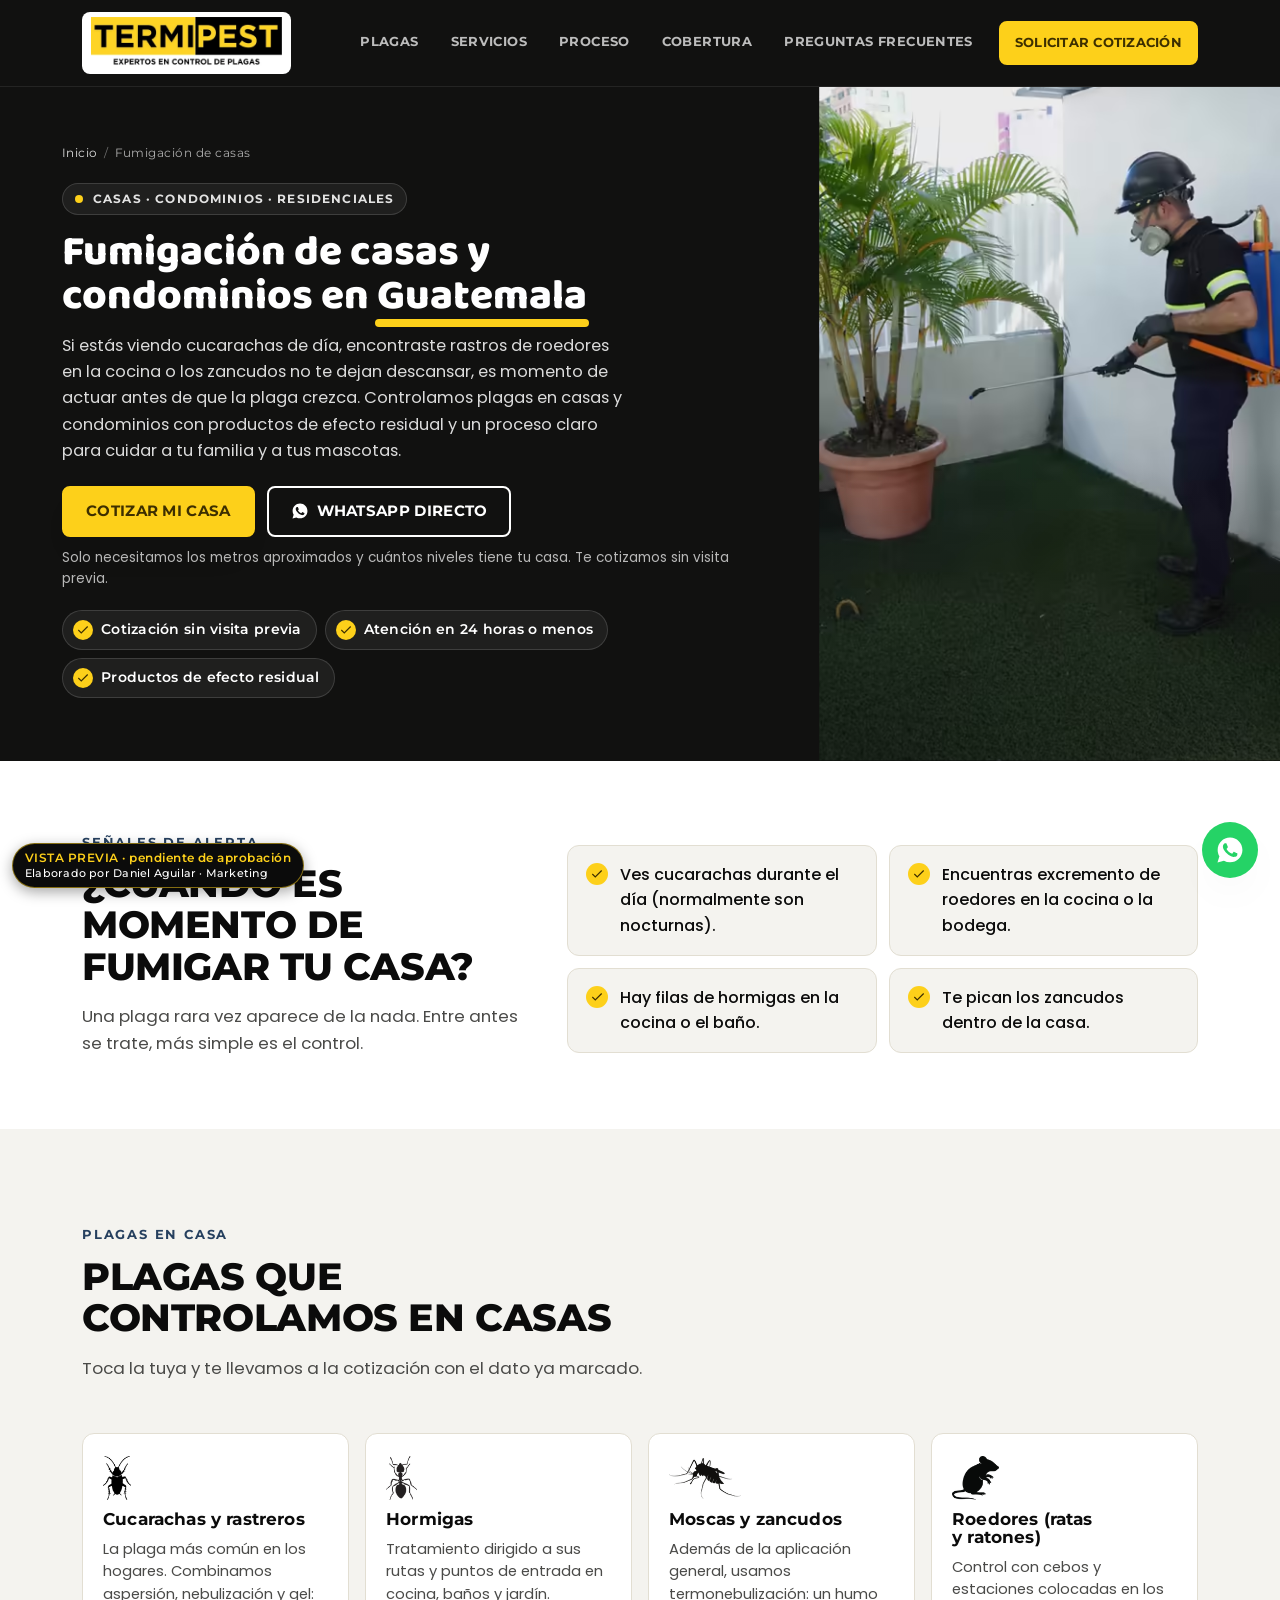
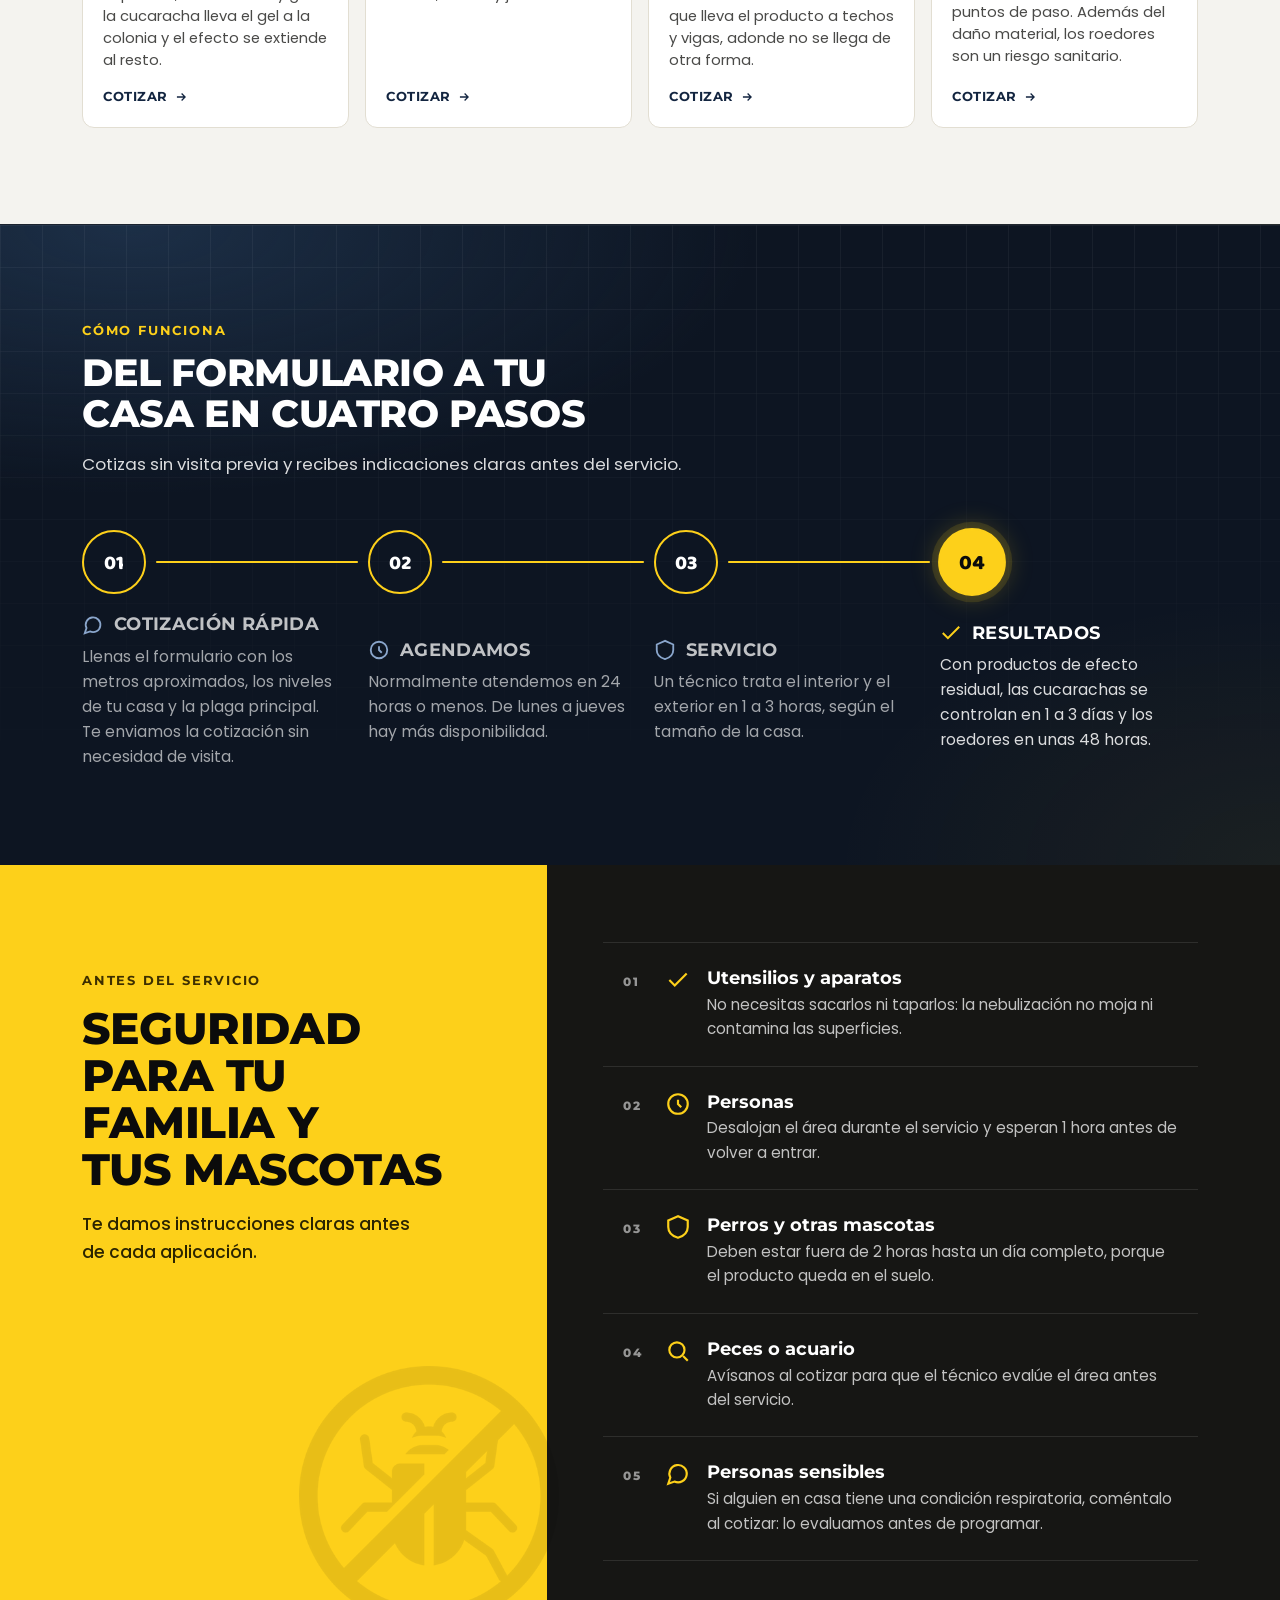
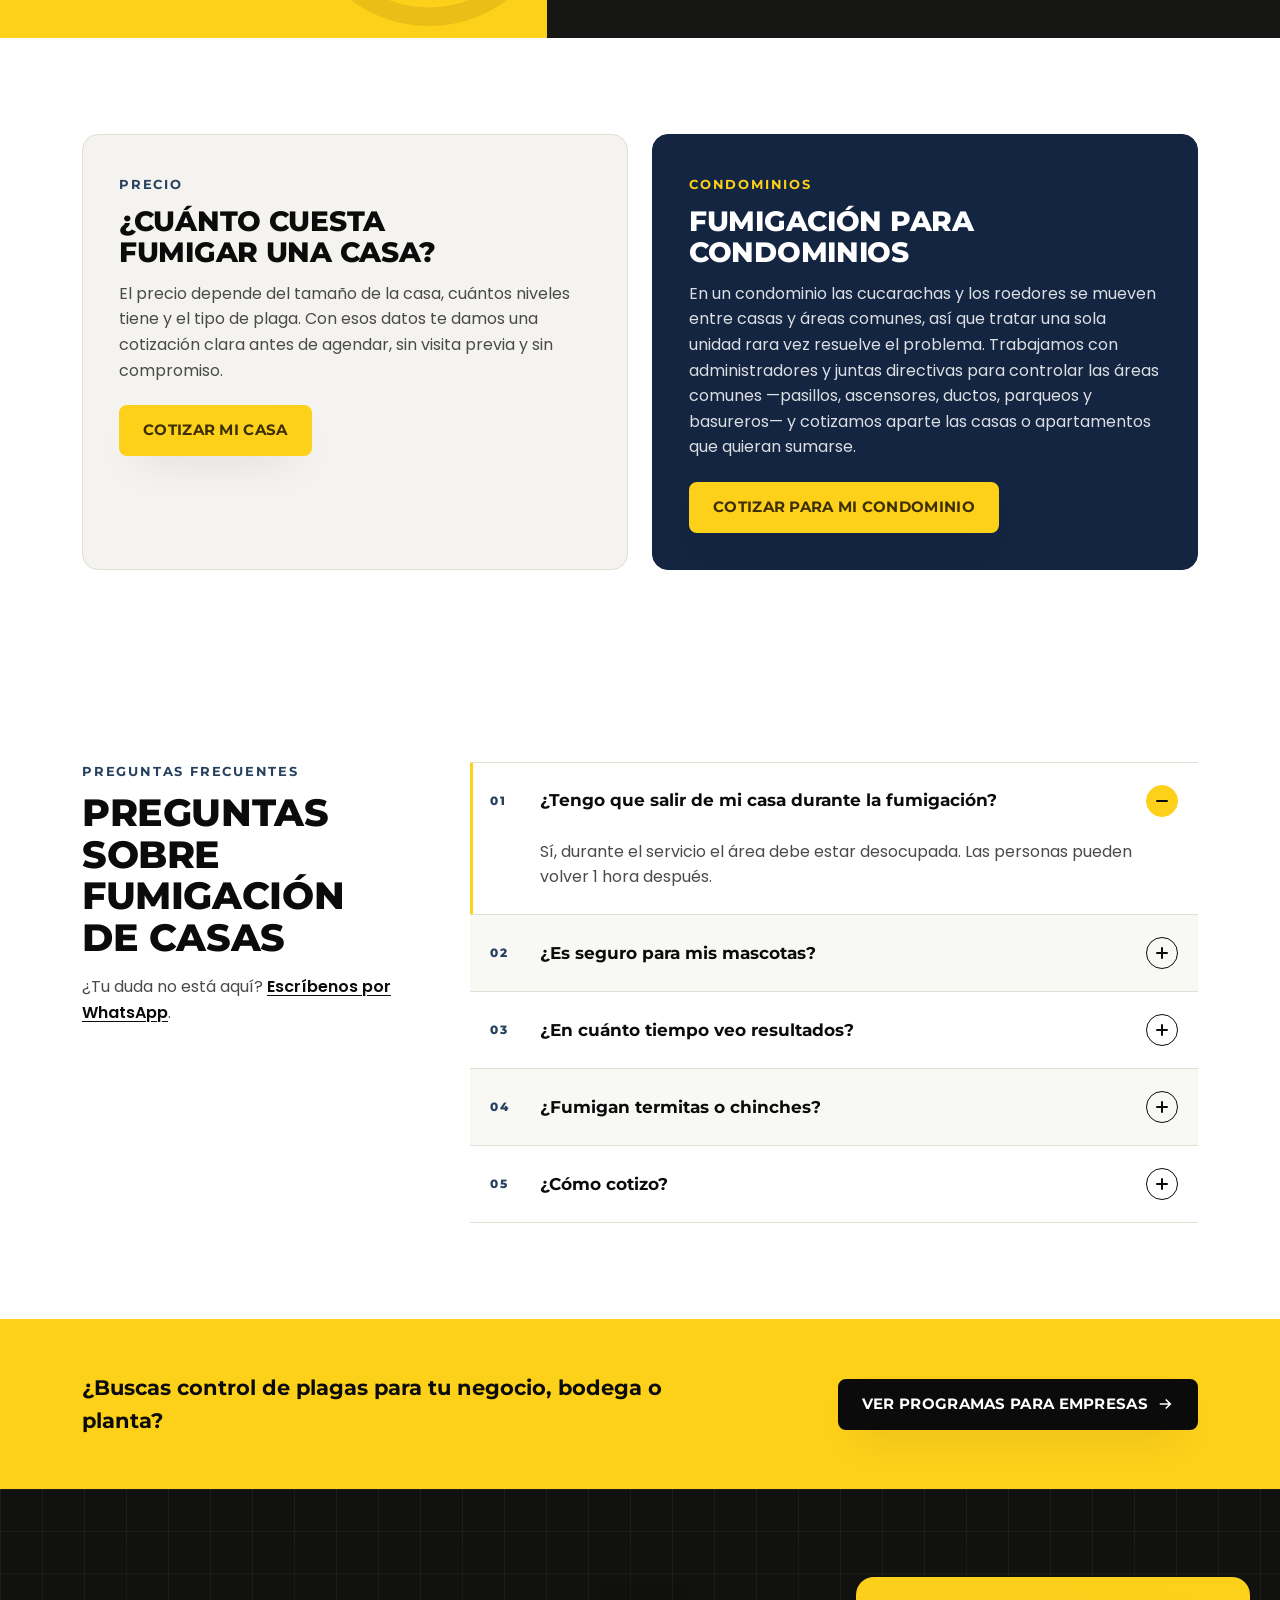
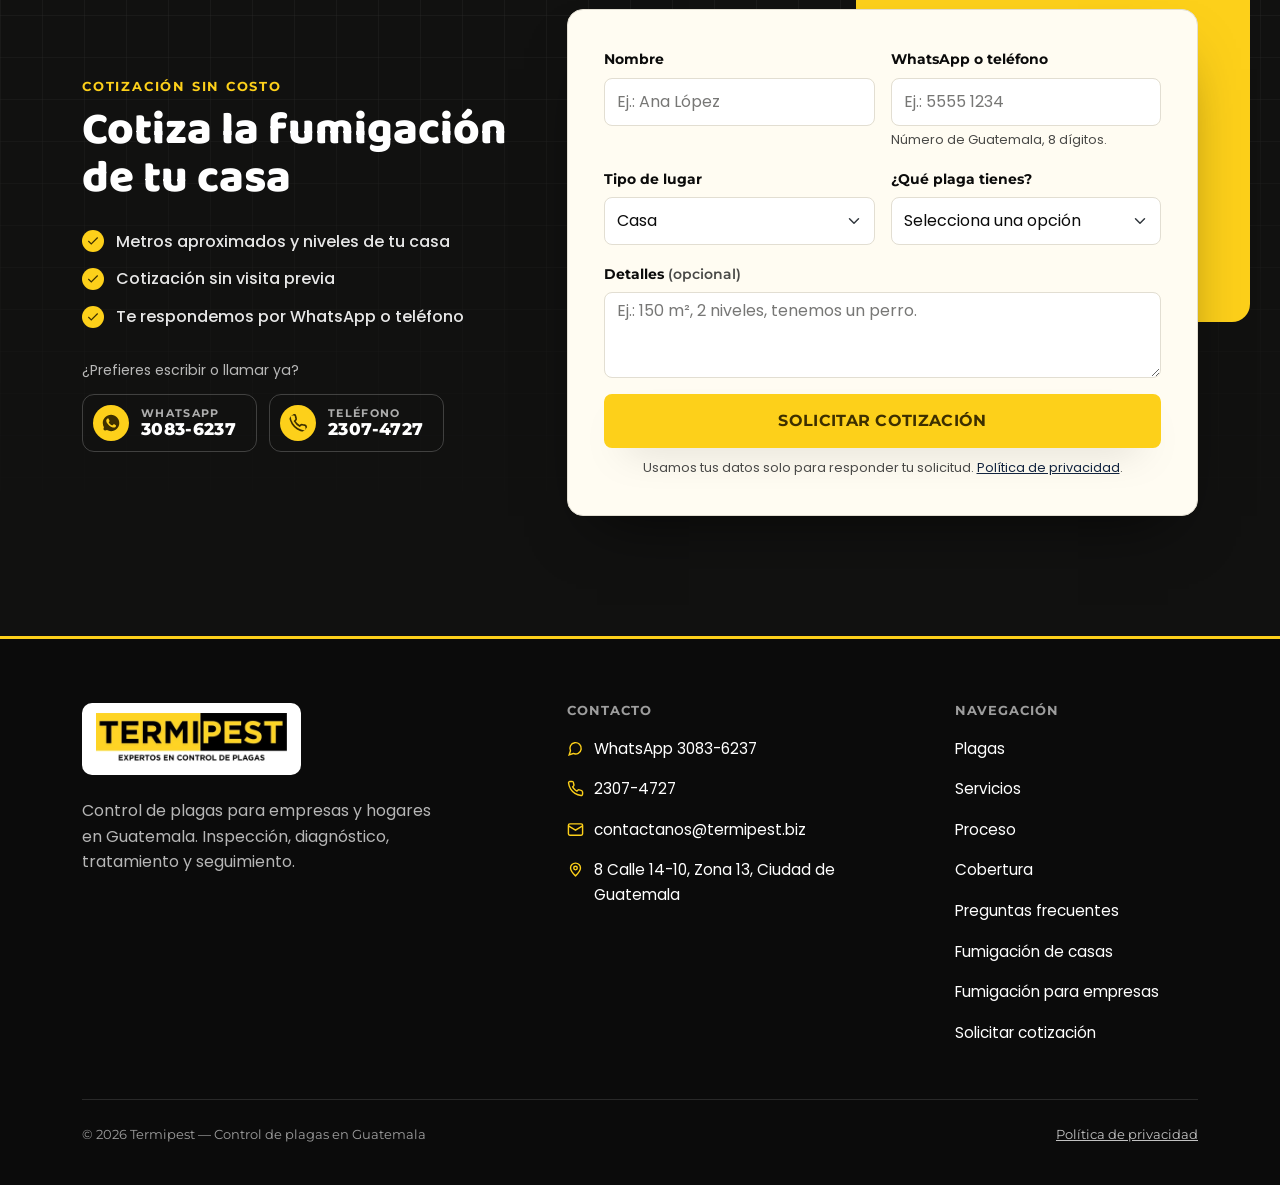
<file: fumigacion-de-casas/index.html>
<!doctype html>
<html lang="es">
<head>
  <meta charset="utf-8">
  <meta name="viewport" content="width=device-width, initial-scale=1">

  <title>Fumigación de casas y condominios en Guatemala | Termipest</title>
  <meta name="description" content="Control de cucarachas, hormigas, zancudos y roedores en casas y condominios de Guatemala. Cotiza con los metros y niveles de tu casa, sin visita previa.">
  <meta name="robots" content="noindex, nofollow">
  <link rel="canonical" href="https://www.termipestlatam.com/fumigacion-de-casas/">
  <meta name="theme-color" content="#111110">

  <meta property="og:type" content="website">
  <meta property="og:locale" content="es_GT">
  <meta property="og:site_name" content="Termipest">
  <meta property="og:title" content="Fumigación de casas y condominios en Guatemala | Termipest">
  <meta property="og:description" content="Control de cucarachas, hormigas, zancudos y roedores en casas y condominios de Guatemala. Cotiza con los metros y niveles de tu casa, sin visita previa.">
  <meta property="og:url" content="https://www.termipestlatam.com/fumigacion-de-casas/">
  <meta property="og:image" content="https://www.termipestlatam.com/assets/images/og-termipest.jpg">
  <meta property="og:image:width" content="1200">
  <meta property="og:image:height" content="630">
  <meta property="og:image:alt" content="Técnico de Termipest aplicando nebulización en un jardín">
  <meta name="twitter:card" content="summary_large_image">
  <meta name="twitter:title" content="Fumigación de casas y condominios en Guatemala | Termipest">
  <meta name="twitter:description" content="Control de cucarachas, hormigas, zancudos y roedores en casas y condominios de Guatemala. Cotiza con los metros y niveles de tu casa, sin visita previa.">
  <meta name="twitter:image" content="https://www.termipestlatam.com/assets/images/og-termipest.jpg">

  <link rel="icon" href="../assets/icons/favicon.svg" type="image/svg+xml">
  <link rel="icon" href="../assets/icons/favicon-32.png" sizes="32x32" type="image/png">
  <link rel="apple-touch-icon" href="../assets/icons/apple-touch-icon.png">

  <script>document.documentElement.classList.add('js');</script>

  <link rel="preconnect" href="https://fonts.googleapis.com">
  <link rel="preconnect" href="https://fonts.gstatic.com" crossorigin>
  <link rel="stylesheet" href="../assets/vendor/bootstrap-5.3.3/bootstrap.min.css">
  <link rel="stylesheet" href="https://fonts.googleapis.com/css2?family=Baloo+2:wght@800&family=Montserrat:wght@600;700;800&family=Poppins:wght@400;600&display=swap">
  <link rel="stylesheet" href="../assets/css/styles.css">

  <script type="application/ld+json">
  {
    "@context": "https://schema.org",
    "@graph": [
      {
        "@type": "Service",
        "@id": "https://www.termipestlatam.com/fumigacion-de-casas/#servicio",
        "name": "Fumigación de casas y condominios",
        "serviceType": "Control de plagas residencial",
        "description": "Control de cucarachas, hormigas, moscas, zancudos y roedores en casas y condominios de Guatemala, con productos de efecto residual.",
        "url": "https://www.termipestlatam.com/fumigacion-de-casas/",
        "provider": {
          "@type": "LocalBusiness",
          "@id": "https://www.termipestlatam.com/#negocio",
          "name": "Termipest",
          "url": "https://www.termipestlatam.com/",
          "telephone": "+502 3083-6237",
          "address": {
            "@type": "PostalAddress",
            "streetAddress": "8 Calle 14-10, Zona 13",
            "addressLocality": "Ciudad de Guatemala",
            "addressCountry": "GT"
          }
        },
        "areaServed": [
          {
            "@type": "City",
            "name": "Ciudad de Guatemala"
          },
          {
            "@type": "City",
            "name": "Quetzaltenango"
          },
          {
            "@type": "City",
            "name": "Antigua Guatemala"
          }
        ],
        "audience": {
          "@type": "Audience",
          "audienceType": "Hogares y condominios"
        }
      },
      {
        "@type": "BreadcrumbList",
        "itemListElement": [
          {
            "@type": "ListItem",
            "position": 1,
            "name": "Inicio",
            "item": "https://www.termipestlatam.com/"
          },
          {
            "@type": "ListItem",
            "position": 2,
            "name": "Fumigación de casas",
            "item": "https://www.termipestlatam.com/fumigacion-de-casas/"
          }
        ]
      },
      {
        "@type": "FAQPage",
        "mainEntity": [
          {
            "@type": "Question",
            "name": "¿Tengo que salir de mi casa durante la fumigación?",
            "acceptedAnswer": {
              "@type": "Answer",
              "text": "Sí, durante el servicio el área debe estar desocupada. Las personas pueden volver 1 hora después."
            }
          },
          {
            "@type": "Question",
            "name": "¿Es seguro para mis mascotas?",
            "acceptedAnswer": {
              "@type": "Answer",
              "text": "Los perros y otras mascotas deben estar fuera de 2 horas hasta un día completo, porque el producto queda en el suelo. Te damos las indicaciones exactas antes del servicio."
            }
          },
          {
            "@type": "Question",
            "name": "¿En cuánto tiempo veo resultados?",
            "acceptedAnswer": {
              "@type": "Answer",
              "text": "Las cucarachas se controlan en 1 a 3 días y los roedores en unas 48 horas, porque usamos productos de efecto residual. Es normal ver algunas muertas en ese tiempo: significa que el producto está funcionando."
            }
          },
          {
            "@type": "Question",
            "name": "¿Fumigan termitas o chinches?",
            "acceptedAnswer": {
              "@type": "Answer",
              "text": "No son parte de nuestra especialidad. En casas nos enfocamos en cucarachas, hormigas, moscas, zancudos y roedores."
            }
          },
          {
            "@type": "Question",
            "name": "¿Cómo cotizo?",
            "acceptedAnswer": {
              "@type": "Answer",
              "text": "Completa el formulario con los metros aproximados y los niveles de tu casa. También puedes escribirnos por WhatsApp al 3083-6237 o llamar al 2307-4727."
            }
          }
        ]
      }
    ]
  }
  </script>
</head>
<body>

<!-- Íconos reutilizables (se usan con <svg><use href="#id"></use></svg>) -->
<svg xmlns="http://www.w3.org/2000/svg" class="d-none" aria-hidden="true">
  <symbol id="i-wa" viewBox="0 0 24 24"><path fill="currentColor" d="M12.04 2C6.58 2 2.13 6.45 2.13 11.91c0 1.85.5 3.58 1.4 5.1L2 22l5.13-1.5a9.9 9.9 0 0 0 4.9 1.3h.01c5.46 0 9.91-4.45 9.91-9.9C21.95 6.45 17.5 2 12.04 2Zm5.8 14.1c-.24.68-1.4 1.3-1.94 1.38-.5.08-1.12.11-1.8-.12-.42-.14-.95-.31-1.65-.6-2.9-1.25-4.8-4.17-4.94-4.36-.14-.2-1.18-1.57-1.18-3 0-1.42.75-2.12 1.02-2.41.27-.3.58-.37.78-.37h.55c.18 0 .42-.07.65.5.24.6.82 2.06.89 2.2.07.15.12.32.02.52-.1.2-.15.32-.3.5-.14.17-.3.38-.43.5-.14.14-.29.29-.13.57.17.28.75 1.24 1.61 2 1.11.99 2.04 1.3 2.32 1.44.28.14.44.12.6-.07.17-.2.72-.84.91-1.13.19-.28.38-.23.63-.14.26.1 1.64.77 1.92.91.28.14.47.21.54.33.07.12.07.68-.17 1.35Z"/></symbol>
  <symbol id="i-check" viewBox="0 0 24 24"><path fill="none" stroke="currentColor" stroke-width="2" d="M20 6 9 17l-5-5"/></symbol>
  <symbol id="i-shield" viewBox="0 0 24 24"><path fill="none" stroke="currentColor" stroke-width="2" d="M12 2 3 6v6c0 5 4 8.5 9 10 5-1.5 9-5 9-10V6l-9-4Z"/></symbol>
  <symbol id="i-steps" viewBox="0 0 24 24"><path fill="none" stroke="currentColor" stroke-width="2" d="M3 12h4l3 8 4-16 3 8h4"/></symbol>
  <symbol id="i-chat" viewBox="0 0 24 24"><path fill="none" stroke="currentColor" stroke-width="2" d="M3 21l1.9-5.7A8 8 0 1 1 8.7 19L3 21Z"/></symbol>
  <symbol id="i-clock" viewBox="0 0 24 24"><g fill="none" stroke="currentColor" stroke-width="2"><path d="M12 8v4l3 3"/><circle cx="12" cy="12" r="9"/></g></symbol>
  <symbol id="i-search" viewBox="0 0 24 24"><g fill="none" stroke="currentColor" stroke-width="2"><circle cx="11" cy="11" r="7"/><path d="m21 21-4.3-4.3"/></g></symbol>
  <symbol id="i-briefcase" viewBox="0 0 24 24"><g fill="none" stroke="currentColor" stroke-width="2"><rect x="3" y="7" width="18" height="13" rx="2"/><path d="M8 7V5a2 2 0 0 1 2-2h4a2 2 0 0 1 2 2v2"/></g></symbol>
  <symbol id="i-pin" viewBox="0 0 24 24"><g fill="none" stroke="currentColor" stroke-width="2"><path d="M12 21s-7-6.5-7-11a7 7 0 0 1 14 0c0 4.5-7 11-7 11Z"/><circle cx="12" cy="10" r="2.5"/></g></symbol>
  <symbol id="i-phone" viewBox="0 0 24 24"><path fill="none" stroke="currentColor" stroke-width="2" d="M22 16.9v3a2 2 0 0 1-2.2 2 19.8 19.8 0 0 1-8.6-3 19.5 19.5 0 0 1-6-6 19.8 19.8 0 0 1-3-8.7A2 2 0 0 1 4.1 2h3a2 2 0 0 1 2 1.7c.1.9.3 1.8.6 2.7a2 2 0 0 1-.5 2.1L8 9.7a16 16 0 0 0 6 6l1.2-1.2a2 2 0 0 1 2.1-.5c.9.3 1.8.5 2.7.6a2 2 0 0 1 1.7 2Z"/></symbol>
  <symbol id="i-mail" viewBox="0 0 24 24"><g fill="none" stroke="currentColor" stroke-width="2"><rect x="2" y="4" width="20" height="16" rx="2"/><path d="m2 7 10 6 10-6"/></g></symbol>
  <symbol id="i-arrow" viewBox="0 0 24 24"><path fill="none" stroke="currentColor" stroke-width="2.2" d="M5 12h14M13 6l6 6-6 6"/></symbol>
  <symbol id="i-chev-l" viewBox="0 0 24 24"><path fill="none" stroke="currentColor" stroke-width="2" d="m15 18-6-6 6-6"/></symbol>
  <symbol id="i-chev-r" viewBox="0 0 24 24"><path fill="none" stroke="currentColor" stroke-width="2" d="m9 18 6-6-6-6"/></symbol>
  <symbol id="i-pause" viewBox="0 0 24 24"><g fill="currentColor"><rect x="6" y="5" width="4" height="14" rx="1"/><rect x="14" y="5" width="4" height="14" rx="1"/></g></symbol>
  <symbol id="i-play" viewBox="0 0 24 24"><path fill="currentColor" d="M8 5.5v13a1 1 0 0 0 1.5.86l10.5-6.5a1 1 0 0 0 0-1.72L9.5 4.64A1 1 0 0 0 8 5.5Z"/></symbol>
  <symbol id="i-up" viewBox="0 0 24 24"><path fill="none" stroke="currentColor" stroke-width="2.4" stroke-linecap="round" stroke-linejoin="round" d="M12 19V5M5 12l7-7 7 7"/></symbol>
  <symbol id="i-menu" viewBox="0 0 24 24"><path fill="none" stroke="currentColor" stroke-width="2.2" stroke-linecap="round" d="M4 7h16M4 12h16M4 17h16"/></symbol>
</svg>

<a class="skip-link" href="#contenido">Saltar al contenido</a>

<!-- ============ HEADER ============ -->
<header class="site-header">
  <nav class="navbar navbar-expand-lg" aria-label="Navegación principal">
    <div class="container">
      <a class="navbar-brand" href="../index.html">
        <picture>
          <source type="image/webp" srcset="../assets/images/logo-termipest-440.webp">
          <img src="../assets/images/logo-termipest-440.png" width="440" height="120" alt="Termipest — Expertos en control de plagas" class="brand-logo">
        </picture>
      </a>

      <button class="navbar-toggler menu-toggle" type="button" data-bs-toggle="offcanvas" data-bs-target="#menuPrincipal"
              aria-controls="menuPrincipal" aria-label="Abrir menú">
        <svg aria-hidden="true"><use href="#i-menu"></use></svg>
      </button>

      <div class="offcanvas offcanvas-end site-menu" tabindex="-1" id="menuPrincipal" aria-labelledby="menuPrincipalTitulo">
        <div class="offcanvas-header">
          <p class="offcanvas-title" id="menuPrincipalTitulo">Menú</p>
          <button type="button" class="btn-close" data-bs-dismiss="offcanvas" aria-label="Cerrar menú"></button>
        </div>
        <div class="offcanvas-body">
          <ul class="navbar-nav ms-lg-auto">
            <li class="nav-item"><a class="nav-link" href="../index.html#plagas">Plagas</a></li>
            <li class="nav-item"><a class="nav-link" href="../index.html#servicios">Servicios</a></li>
            <li class="nav-item"><a class="nav-link" href="../index.html#proceso">Proceso</a></li>
            <li class="nav-item"><a class="nav-link" href="../index.html#cobertura">Cobertura</a></li>
            <li class="nav-item"><a class="nav-link" href="../index.html#preguntas">Preguntas frecuentes</a></li>
          </ul>
          <a class="btn btn-primary nav-cta" href="#cotizacion" data-track="click_quote" data-track-location="header">Solicitar cotización</a>
          <div class="menu-contact d-lg-none">
            <a href="https://wa.me/50230836237?text=Hola%20Termipest%2C%20quisiera%20solicitar%20informaci%C3%B3n%20sobre%20control%20de%20plagas." target="_blank" rel="noopener noreferrer" data-track="click_whatsapp" data-track-location="menu">
              <svg aria-hidden="true"><use href="#i-wa"></use></svg>WhatsApp 3083-6237
            </a>
            <a href="tel:+50223074727" data-track="click_phone" data-track-location="menu">
              <svg aria-hidden="true"><use href="#i-phone"></use></svg>Llamar al 2307-4727
            </a>
          </div>
        </div>
      </div>
    </div>
  </nav>
</header>

<main id="contenido">

  <!-- ============ HERO DE PÁGINA ============ -->
  <section class="hero hero-page" id="inicio" aria-labelledby="hero-titulo">
    <div class="hero-text-col">
      <nav aria-label="Ruta de navegación">
        <ol class="crumbs"><li><a href="../index.html">Inicio</a></li><li><span aria-current="page">Fumigación de casas</span></li></ol>
      </nav>
      <p class="eyebrow hero-kicker h-anim"><span class="hero-kicker-dot" aria-hidden="true"></span>Casas · condominios · residenciales</p>
      <h1 id="hero-titulo" class="h-anim h-anim-1">Fumigación de casas y condominios en <span class="hero-mark">Guatemala</span></h1>
      <p class="lede h-anim h-anim-2">Si estás viendo cucarachas de día, encontraste rastros de roedores en la cocina o los zancudos no te dejan descansar, es momento de actuar antes de que la plaga crezca. Controlamos plagas en casas y condominios con productos de efecto residual y un proceso claro para cuidar a tu familia y a tus mascotas.</p>

      <div class="hero-cta h-anim h-anim-3">
        <a class="btn btn-primary btn-lg-cta" href="#cotizacion" data-prefill-property="Casa" data-track="click_quote" data-track-location="hero-casas">Cotizar mi casa</a>
        <a class="btn btn-ghost" href="https://wa.me/50230836237?text=Hola%20Termipest%2C%20quisiera%20cotizar%20la%20fumigaci%C3%B3n%20de%20mi%20casa." target="_blank" rel="noopener noreferrer" data-track="click_whatsapp" data-track-location="hero-casas">
          <svg aria-hidden="true"><use href="#i-wa"></use></svg>WhatsApp directo
        </a>
      </div>
      <p class="hero-note h-anim h-anim-3">Solo necesitamos los metros aproximados y cuántos niveles tiene tu casa. Te cotizamos sin visita previa.</p>

      <ul class="hero-badges h-anim h-anim-4">
        <li class="hero-badge"><svg aria-hidden="true"><use href="#i-check"></use></svg>Cotización sin visita previa</li>
        <li class="hero-badge"><svg aria-hidden="true"><use href="#i-check"></use></svg>Atención en 24 horas o menos</li>
        <li class="hero-badge"><svg aria-hidden="true"><use href="#i-check"></use></svg>Productos de efecto residual</li>
      </ul>
    </div>

    <div class="hero-media page-photo">
      <picture>
        <source type="image/avif" sizes="(min-width: 992px) 36vw, 100vw" srcset="../assets/images/hero-exteriores-480.avif 480w, ../assets/images/hero-exteriores-800.avif 800w">
        <source type="image/webp" sizes="(min-width: 992px) 36vw, 100vw" srcset="../assets/images/hero-exteriores-480.webp 480w, ../assets/images/hero-exteriores-800.webp 800w">
        <img src="../assets/images/hero-exteriores-800.jpg" sizes="(min-width: 992px) 36vw, 100vw" srcset="../assets/images/hero-exteriores-480.jpg 480w, ../assets/images/hero-exteriores-800.jpg 800w"
             width="800" height="1197" fetchpriority="high" alt="Técnico de Termipest aplicando control con bomba de espalda en una terraza">
      </picture>
    </div>
  </section>

  <!-- ============ SEÑALES ============ -->
  <section class="section section-tight signs-sec" aria-labelledby="senales-titulo">
    <div class="container">
      <div class="row g-4 g-lg-5 align-items-center">
        <div class="col-lg-5">
          <div class="sec-head reveal mb-0">
            <span class="eyebrow">Señales de alerta</span>
            <h2 id="senales-titulo">¿Cuándo es momento de fumigar tu casa?</h2>
            <p>Una plaga rara vez aparece de la nada. Entre antes se trate, más simple es el control.</p>
          </div>
        </div>
        <div class="col-lg-7">
          <ul class="signs stagger">
            <li class="sign reveal"><svg aria-hidden="true"><use href="#i-check"></use></svg>Ves cucarachas durante el día (normalmente son nocturnas).</li>
            <li class="sign reveal"><svg aria-hidden="true"><use href="#i-check"></use></svg>Encuentras excremento de roedores en la cocina o la bodega.</li>
            <li class="sign reveal"><svg aria-hidden="true"><use href="#i-check"></use></svg>Hay filas de hormigas en la cocina o el baño.</li>
            <li class="sign reveal"><svg aria-hidden="true"><use href="#i-check"></use></svg>Te pican los zancudos dentro de la casa.</li>
          </ul>
        </div>
      </div>
    </div>
  </section>

  <!-- ============ PLAGAS EN CASAS ============ -->
  <!-- Nota: Termipest NO ofrece control de termitas ni chinches (Operaciones, 22-sep-2026). -->
  <section id="plagas" class="section page-cards-sec" aria-labelledby="plagas-titulo">
    <div class="container">
      <div class="sec-head reveal">
        <span class="eyebrow">Plagas en casa</span>
        <h2 id="plagas-titulo">Plagas que controlamos en casas</h2>
        <p>Toca la tuya y te llevamos a la cotización con el dato ya marcado.</p>
      </div>
      <ul class="row row-cols-1 row-cols-sm-2 row-cols-lg-4 g-3 page-cards stagger">
        <li class="col reveal-scale">
          <a class="pest-card" href="#cotizacion" data-prefill-pest="Cucarachas" data-prefill-property="Casa" data-track="click_pest" data-track-location="casas-Cucarachas">
            <img class="icon-mono" src="../assets/icons/cucaracha.png" width="50" height="80" alt="" loading="lazy">
            <h3>Cucarachas y rastreros</h3>
            <p>La plaga más común en los hogares. Combinamos aspersión, nebulización y gel: la cucaracha lleva el gel a la colonia y el efecto se extiende al resto.</p>
            <span class="card-cta">Cotizar<svg aria-hidden="true"><use href="#i-arrow"></use></svg></span>
          </a>
        </li>
        <li class="col reveal-scale">
          <a class="pest-card" href="#cotizacion" data-prefill-pest="Hormigas" data-prefill-property="Casa" data-track="click_pest" data-track-location="casas-Hormigas">
            <img class="icon-mono" src="../assets/icons/hormiga.png" width="56" height="80" alt="" loading="lazy">
            <h3>Hormigas</h3>
            <p>Tratamiento dirigido a sus rutas y puntos de entrada en cocina, baños y jardín.</p>
            <span class="card-cta">Cotizar<svg aria-hidden="true"><use href="#i-arrow"></use></svg></span>
          </a>
        </li>
        <li class="col reveal-scale">
          <a class="pest-card" href="#cotizacion" data-prefill-pest="Mosquitos" data-prefill-property="Casa" data-track="click_pest" data-track-location="casas-Mosquitos">
            <img class="icon-mono" src="../assets/icons/mosquito.png" width="140" height="80" alt="" loading="lazy">
            <h3>Moscas y zancudos</h3>
            <p>Además de la aplicación general, usamos termonebulización: un humo que lleva el producto a techos y vigas, adonde no se llega de otra forma.</p>
            <span class="card-cta">Cotizar<svg aria-hidden="true"><use href="#i-arrow"></use></svg></span>
          </a>
        </li>
        <li class="col reveal-scale">
          <a class="pest-card" href="#cotizacion" data-prefill-pest="Roedores" data-prefill-property="Casa" data-track="click_pest" data-track-location="casas-Roedores">
            <img class="icon-mono" src="../assets/icons/roedor.png" width="86" height="80" alt="" loading="lazy">
            <h3>Roedores (ratas y ratones)</h3>
            <p>Control con cebos y estaciones colocadas en los puntos de paso. Además del daño material, los roedores son un riesgo sanitario.</p>
            <span class="card-cta">Cotizar<svg aria-hidden="true"><use href="#i-arrow"></use></svg></span>
          </a>
        </li>
      </ul>
    </div>
  </section>

  <!-- ============ PROCESO ============ -->
  <section id="proceso" class="section proceso-sec" aria-labelledby="proceso-titulo">
    <div class="grid-tex" aria-hidden="true"></div>
    <div class="container">
      <div class="sec-head sec-head-inverse reveal">
        <span class="eyebrow">Cómo funciona</span>
        <h2 id="proceso-titulo">Del formulario a tu casa en cuatro pasos</h2>
        <p>Cotizas sin visita previa y recibes indicaciones claras antes del servicio.</p>
      </div>
      <div class="proc" data-proc>
        <ol class="proc-steps stagger">
          <li class="proc-step reveal">
            <button class="proc-node" type="button" aria-label="Paso 1 de 4: Cotización rápida"><span aria-hidden="true">01</span></button>
            <div class="proc-body">
              <div class="proc-head"><svg class="proc-icon" aria-hidden="true"><use href="#i-chat"></use></svg><h3>Cotización rápida</h3></div>
              <p>Llenas el formulario con los metros aproximados, los niveles de tu casa y la plaga principal. Te enviamos la cotización sin necesidad de visita.</p>
            </div>
          </li>
          <li class="proc-step reveal">
            <button class="proc-node" type="button" aria-label="Paso 2 de 4: Agendamos"><span aria-hidden="true">02</span></button>
            <div class="proc-body">
              <div class="proc-head"><svg class="proc-icon" aria-hidden="true"><use href="#i-clock"></use></svg><h3>Agendamos</h3></div>
              <p>Normalmente atendemos en 24 horas o menos. De lunes a jueves hay más disponibilidad.</p>
            </div>
          </li>
          <li class="proc-step reveal">
            <button class="proc-node" type="button" aria-label="Paso 3 de 4: Servicio"><span aria-hidden="true">03</span></button>
            <div class="proc-body">
              <div class="proc-head"><svg class="proc-icon" aria-hidden="true"><use href="#i-shield"></use></svg><h3>Servicio</h3></div>
              <p>Un técnico trata el interior y el exterior en 1 a 3 horas, según el tamaño de la casa.</p>
            </div>
          </li>
          <li class="proc-step reveal">
            <button class="proc-node" type="button" aria-label="Paso 4 de 4: Resultados"><span aria-hidden="true">04</span></button>
            <div class="proc-body">
              <div class="proc-head"><svg class="proc-icon" aria-hidden="true"><use href="#i-check"></use></svg><h3>Resultados</h3></div>
              <p>Con productos de efecto residual, las cucarachas se controlan en 1 a 3 días y los roedores en unas 48 horas.</p>
            </div>
          </li>
        </ol>
      </div>
    </div>
  </section>

  <!-- ============ SEGURIDAD ============ -->
  <section id="seguridad" class="why-sec" aria-labelledby="seguridad-titulo">
    <div class="container">
      <div class="row g-0">
        <div class="col-lg-5 why-intro reveal">
          <img class="why-seal" src="../assets/images/sello-sin-plagas-400.png" width="400" height="400" alt="" aria-hidden="true" loading="lazy" decoding="async">
          <span class="eyebrow">Antes del servicio</span>
          <h2 id="seguridad-titulo">Seguridad para tu familia y tus mascotas</h2>
          <p class="why-lede">Te damos instrucciones claras antes de cada aplicación.</p>
        </div>
        <div class="col-lg-7 why-panel">
          <ol class="why-list stagger">
            <li class="why-item reveal"><span class="why-num" aria-hidden="true">01</span><svg aria-hidden="true"><use href="#i-check"></use></svg><div><h3>Utensilios y aparatos</h3><p>No necesitas sacarlos ni taparlos: la nebulización no moja ni contamina las superficies.</p></div></li>
            <li class="why-item reveal"><span class="why-num" aria-hidden="true">02</span><svg aria-hidden="true"><use href="#i-clock"></use></svg><div><h3>Personas</h3><p>Desalojan el área durante el servicio y esperan 1 hora antes de volver a entrar.</p></div></li>
            <li class="why-item reveal"><span class="why-num" aria-hidden="true">03</span><svg aria-hidden="true"><use href="#i-shield"></use></svg><div><h3>Perros y otras mascotas</h3><p>Deben estar fuera de 2 horas hasta un día completo, porque el producto queda en el suelo.</p></div></li>
            <li class="why-item reveal"><span class="why-num" aria-hidden="true">04</span><svg aria-hidden="true"><use href="#i-search"></use></svg><div><h3>Peces o acuario</h3><p>Avísanos al cotizar para que el técnico evalúe el área antes del servicio.</p></div></li>
            <li class="why-item reveal"><span class="why-num" aria-hidden="true">05</span><svg aria-hidden="true"><use href="#i-chat"></use></svg><div><h3>Personas sensibles</h3><p>Si alguien en casa tiene una condición respiratoria, coméntalo al cotizar: lo evaluamos antes de programar.</p></div></li>
          </ol>
        </div>
      </div>
    </div>
  </section>

  <!-- ============ PRECIO + CONDOMINIOS ============ -->
  <section class="section info-sec" aria-label="Precio y condominios">
    <div class="container">
      <div class="row g-4">
        <div class="col-lg-6 reveal">
          <div class="info-card">
            <span class="eyebrow">Precio</span>
            <h2>¿Cuánto cuesta fumigar una casa?</h2>
            <p>El precio depende del tamaño de la casa, cuántos niveles tiene y el tipo de plaga. Con esos datos te damos una cotización clara antes de agendar, sin visita previa y sin compromiso.</p>
            <a class="btn btn-primary" href="#cotizacion" data-prefill-property="Casa" data-track="click_quote" data-track-location="precio-casas">Cotizar mi casa</a>
          </div>
        </div>
        <div class="col-lg-6 reveal">
          <div class="info-card info-card-dark">
            <span class="eyebrow">Condominios</span>
            <h2>Fumigación para condominios</h2>
            <p>En un condominio las cucarachas y los roedores se mueven entre casas y áreas comunes, así que tratar una sola unidad rara vez resuelve el problema. Trabajamos con administradores y juntas directivas para controlar las áreas comunes —pasillos, ascensores, ductos, parqueos y basureros— y cotizamos aparte las casas o apartamentos que quieran sumarse.</p>
            <a class="btn btn-primary" href="#cotizacion" data-prefill-property="Condominio o residencial" data-track="click_quote" data-track-location="condominios">Cotizar para mi condominio</a>
          </div>
        </div>
      </div>
    </div>
  </section>

  <!-- ============ PREGUNTAS FRECUENTES ============ -->
  <section id="preguntas" class="section faq-sec" aria-labelledby="preguntas-titulo">
    <div class="container">
      <div class="row g-4 g-lg-5">
      <div class="col-lg-4">
        <div class="sec-head faq-head reveal">
          <span class="eyebrow">Preguntas frecuentes</span>
          <h2 id="preguntas-titulo">Preguntas sobre fumigación de casas</h2>
          <p>¿Tu duda no está aquí? <a href="https://wa.me/50230836237?text=Hola%20Termipest%2C%20quisiera%20cotizar%20la%20fumigaci%C3%B3n%20de%20mi%20casa." target="_blank" rel="noopener noreferrer" data-track="click_whatsapp" data-track-location="faq-intro-casas">Escríbenos por WhatsApp</a>.</p>
        </div>
      </div>
      <div class="col-lg-8">
      <div class="faq reveal">
        <details class="faq-item" open>
          <summary><span class="faq-num" aria-hidden="true">01</span><span class="faq-q">¿Tengo que salir de mi casa durante la fumigación?</span><span class="plus" aria-hidden="true"></span></summary>
          <p>Sí, durante el servicio el área debe estar desocupada. Las personas pueden volver 1 hora después.</p>
        </details>
        <details class="faq-item">
          <summary><span class="faq-num" aria-hidden="true">02</span><span class="faq-q">¿Es seguro para mis mascotas?</span><span class="plus" aria-hidden="true"></span></summary>
          <p>Los perros y otras mascotas deben estar fuera de 2 horas hasta un día completo, porque el producto queda en el suelo. Te damos las indicaciones exactas antes del servicio.</p>
        </details>
        <details class="faq-item">
          <summary><span class="faq-num" aria-hidden="true">03</span><span class="faq-q">¿En cuánto tiempo veo resultados?</span><span class="plus" aria-hidden="true"></span></summary>
          <p>Las cucarachas se controlan en 1 a 3 días y los roedores en unas 48 horas, porque usamos productos de efecto residual. Es normal ver algunas muertas en ese tiempo: significa que el producto está funcionando.</p>
        </details>
        <details class="faq-item">
          <summary><span class="faq-num" aria-hidden="true">04</span><span class="faq-q">¿Fumigan termitas o chinches?</span><span class="plus" aria-hidden="true"></span></summary>
          <p>No son parte de nuestra especialidad. En casas nos enfocamos en cucarachas, hormigas, moscas, zancudos y roedores.</p>
        </details>
        <details class="faq-item">
          <summary><span class="faq-num" aria-hidden="true">05</span><span class="faq-q">¿Cómo cotizo?</span><span class="plus" aria-hidden="true"></span></summary>
          <p>Completa el <a href="#cotizacion" data-prefill-property="Casa">formulario de cotización</a> con los metros aproximados y los niveles de tu casa. También puedes escribirnos por <a href="https://wa.me/50230836237?text=Hola%20Termipest%2C%20quisiera%20cotizar%20la%20fumigaci%C3%B3n%20de%20mi%20casa." target="_blank" rel="noopener noreferrer" data-track="click_whatsapp" data-track-location="faq-casas">WhatsApp al 3083-6237</a> o llamar al <a href="tel:+50223074727" data-track="click_phone" data-track-location="faq-casas">2307-4727</a>.</p>
        </details>
      </div>
      </div>
      </div>
    </div>
  </section>

  <!-- ============ ENLACE A LA OTRA PÁGINA DE SERVICIO ============ -->
  <section class="cross-sec" aria-label="Programas para empresas">
    <div class="container cross-inner">
      <p>¿Buscas control de plagas para tu negocio, bodega o planta?</p>
      <a class="btn btn-primary" href="../fumigacion-industrial/index.html">Ver programas para empresas<svg aria-hidden="true" width="16" height="16"><use href="#i-arrow"></use></svg></a>
    </div>
  </section>

  <!-- ============ FORMULARIO ============ -->
  <section id="cotizacion" class="section contact-sec" aria-labelledby="cotizacion-titulo" data-track-view="view_contact">
    <div class="grid-tex" aria-hidden="true"></div>
    <div class="container position-relative">
      <div class="row g-5 align-items-center">
        <div class="col-lg-5 contact-intro reveal">
          <span class="eyebrow">Cotización sin costo</span>
          <h2 id="cotizacion-titulo" class="contact-title mt-2">Cotiza la fumigación de tu casa</h2>
          <ul class="contact-points">
            <li><svg aria-hidden="true"><use href="#i-check"></use></svg>Metros aproximados y niveles de tu casa</li>
            <li><svg aria-hidden="true"><use href="#i-check"></use></svg>Cotización sin visita previa</li>
            <li><svg aria-hidden="true"><use href="#i-check"></use></svg>Te respondemos por WhatsApp o teléfono</li>
          </ul>
          <p class="contact-alt-label">¿Prefieres escribir o llamar ya?</p>
          <div class="contact-direct">
            <a class="contact-link" href="https://wa.me/50230836237?text=Hola%20Termipest%2C%20quisiera%20cotizar%20la%20fumigaci%C3%B3n%20de%20mi%20casa." target="_blank" rel="noopener noreferrer" data-track="click_whatsapp" data-track-location="contacto-casas">
              <svg aria-hidden="true"><use href="#i-wa"></use></svg><span><small>WhatsApp</small>3083-6237</span>
            </a>
            <a class="contact-link" href="tel:+50223074727" data-track="click_phone" data-track-location="contacto-casas">
              <svg aria-hidden="true"><use href="#i-phone"></use></svg><span><small>Teléfono</small>2307-4727</span>
            </a>
          </div>
        </div>

        <div class="col-lg-7 contact-form-col reveal">
          <!-- Mismo formulario que el inicio (lo copia tools/build-pages.js). Ver docs/SEGURIDAD-Y-DESPLIEGUE.md → "Formulario". -->
          <form class="quote-form needs-validation" id="quoteForm" novalidate data-endpoint="" autocomplete="on" aria-describedby="quoteFormNota">
            <div class="row g-3">
              <div class="col-md-6">
                <label for="qf-nombre" class="form-label">Nombre</label>
                <input type="text" class="form-control" id="qf-nombre" name="nombre" autocomplete="name" required minlength="2" maxlength="80" placeholder="Ej.: Ana López">
                <div class="invalid-feedback">Escribe tu nombre.</div>
              </div>
              <div class="col-md-6">
                <label for="qf-telefono" class="form-label">WhatsApp o teléfono</label>
                <input type="tel" class="form-control" id="qf-telefono" name="telefono" autocomplete="tel-national" inputmode="tel" required maxlength="20" placeholder="Ej.: 5555 1234" aria-describedby="qf-telefono-ayuda">
                <div class="form-text" id="qf-telefono-ayuda">Número de Guatemala, 8 dígitos.</div>
                <div class="invalid-feedback">Escribe un número de 8 dígitos (puede incluir +502).</div>
              </div>
              <div class="col-md-6">
                <label for="qf-propiedad" class="form-label">Tipo de lugar</label>
                <select class="form-select" id="qf-propiedad" name="tipo_propiedad" required>
                  <option value="" disabled>Selecciona una opción</option>
                  <option selected>Casa</option>
                  <option>Condominio o residencial</option>
                  <option>Restaurante u hotel</option>
                  <option>Oficina</option>
                  <option>Bodega</option>
                  <option>Comercio o centro comercial</option>
                  <option>Planta industrial</option>
                  <option>Hospital o clínica</option>
                  <option>Otro</option>
                </select>
                <div class="invalid-feedback">Elige el tipo de lugar.</div>
              </div>
              <div class="col-md-6">
                <label for="qf-plaga" class="form-label">¿Qué plaga tienes?</label>
                <select class="form-select" id="qf-plaga" name="plaga" required>
                  <option value="" selected disabled>Selecciona una opción</option>
                  <option>Cucarachas</option>
                  <option>Roedores</option>
                  <option>Hormigas</option>
                  <option>Moscas</option>
                  <option>Mosquitos</option>
                  <option>Arañas</option>
                  <option>Otra o no estoy seguro</option>
                </select>
                <div class="invalid-feedback">Elige una opción (puedes marcar "no estoy seguro").</div>
              </div>
              <div class="col-12">
                <label for="qf-mensaje" class="form-label">Detalles <span class="text-optional">(opcional)</span></label>
                <textarea class="form-control" id="qf-mensaje" name="mensaje" rows="3" maxlength="500" placeholder="Ej.: 150 m², 2 niveles, tenemos un perro."></textarea>
              </div>

              <!-- Anti-spam: campo trampa invisible para personas (los bots suelen llenarlo) -->
              <div class="hp-field" aria-hidden="true">
                <label for="qf-web">No llenar este campo</label>
                <input type="text" id="qf-web" name="sitio_web" tabindex="-1" autocomplete="off">
              </div>

              <div class="col-12">
                <button type="submit" class="btn btn-primary w-100 quote-submit">
                  <span class="spinner-border spinner-border-sm" aria-hidden="true"></span>
                  <span class="quote-submit-label">Solicitar cotización</span>
                </button>
                <p class="form-note" id="quoteFormNota">Usamos tus datos solo para responder tu solicitud. <a href="../politica-de-privacidad/index.html">Política de privacidad</a>.</p>
              </div>
            </div>

            <div class="form-status" role="status" aria-live="polite" aria-atomic="true" hidden>
              <p class="form-status-title"></p>
              <p class="form-status-text"></p>
              <a class="btn btn-ghost-dark form-status-wa" href="#" target="_blank" rel="noopener noreferrer" data-track="click_whatsapp" data-track-location="formulario" hidden>
                <svg aria-hidden="true"><use href="#i-wa"></use></svg>Enviar por WhatsApp
              </a>
            </div>
          </form>
        </div>
      </div>
    </div>
  </section>

</main>

<!-- ============ 11 · FOOTER ============ -->
<footer class="site-footer">
  <div class="container">
    <div class="row g-4 g-lg-5">
      <div class="col-lg-5">
        <a class="footer-logo" href="../index.html">
          <picture>
            <source type="image/webp" srcset="../assets/images/logo-termipest-440.webp">
            <img src="../assets/images/logo-termipest-440.png" width="440" height="120" alt="Termipest" loading="lazy" decoding="async">
          </picture>
        </a>
        <p class="text-soft footer-desc">Control de plagas para empresas y hogares en Guatemala. Inspección, diagnóstico, tratamiento y seguimiento.</p>
      </div>
      <div class="col-sm-6 col-lg-4">
        <h2 class="foot-title">Contacto</h2>
        <ul class="foot-list">
          <li><a href="https://wa.me/50230836237?text=Hola%20Termipest%2C%20quisiera%20solicitar%20informaci%C3%B3n%20sobre%20control%20de%20plagas." target="_blank" rel="noopener noreferrer" data-track="click_whatsapp" data-track-location="footer"><svg aria-hidden="true"><use href="#i-chat"></use></svg>WhatsApp 3083-6237</a></li>
          <li><a href="tel:+50223074727" data-track="click_phone" data-track-location="footer"><svg aria-hidden="true"><use href="#i-phone"></use></svg>2307-4727</a></li>
          <li><a href="mailto:contactanos@termipest.biz" data-track="click_email" data-track-location="footer"><svg aria-hidden="true"><use href="#i-mail"></use></svg>contactanos@termipest.biz</a></li>
          <!-- TODO: si existe el enlace real del perfil de Google Maps / Business Profile, convertir esta dirección en enlace. -->
          <li><address class="foot-address"><svg aria-hidden="true"><use href="#i-pin"></use></svg>8 Calle 14-10, Zona 13, Ciudad de Guatemala</address></li>
        </ul>
      </div>
      <div class="col-sm-6 col-lg-3">
        <h2 class="foot-title">Navegación</h2>
        <ul class="foot-list">
          <li><a href="../index.html#plagas">Plagas</a></li>
          <li><a href="../index.html#servicios">Servicios</a></li>
          <li><a href="../index.html#proceso">Proceso</a></li>
          <li><a href="../index.html#cobertura">Cobertura</a></li>
          <li><a href="../index.html#preguntas">Preguntas frecuentes</a></li>
          <li><a href="../fumigacion-de-casas/index.html" aria-current="page">Fumigación de casas</a></li>
          <li><a href="../fumigacion-industrial/index.html">Fumigación para empresas</a></li>
          <li><a href="#cotizacion">Solicitar cotización</a></li>
        </ul>
      </div>
    </div>
    <div class="foot-bottom">
      <span>© 2026 Termipest — Control de plagas en Guatemala</span>
      <a href="../politica-de-privacidad/index.html">Política de privacidad</a>
    </div>
  </div>
</footer>

<a class="to-top" href="#inicio" aria-label="Volver al inicio"><svg aria-hidden="true"><use href="#i-up"></use></svg></a>
<a class="float-wa" href="https://wa.me/50230836237?text=Hola%20Termipest%2C%20quisiera%20solicitar%20informaci%C3%B3n%20sobre%20control%20de%20plagas." target="_blank" rel="noopener noreferrer" aria-label="Escribir a Termipest por WhatsApp" data-track="click_whatsapp" data-track-location="flotante">
  <svg aria-hidden="true"><use href="#i-wa"></use></svg>
</a>

<script src="../assets/vendor/bootstrap-5.3.3/bootstrap.bundle.min.js" defer></script>
<script src="../assets/js/main.js" defer></script>

<div style="position:fixed;left:12px;bottom:12px;z-index:90;padding:7px 12px;border-radius:999px;background:#0b0b0b;color:#fdd01a;font:600 12px/1.2 Montserrat,system-ui,sans-serif;letter-spacing:.04em;box-shadow:0 4px 14px rgba(0,0,0,.35);border:1px solid rgba(253,208,26,.5);pointer-events:none;max-width:calc(100vw - 24px)">VISTA PREVIA · pendiente de aprobación<br><span style="color:#fff;font-weight:500;font-size:11px;letter-spacing:.02em">Elaborado por Daniel Aguilar · Marketing</span></div>
</body>
</html>
</file>
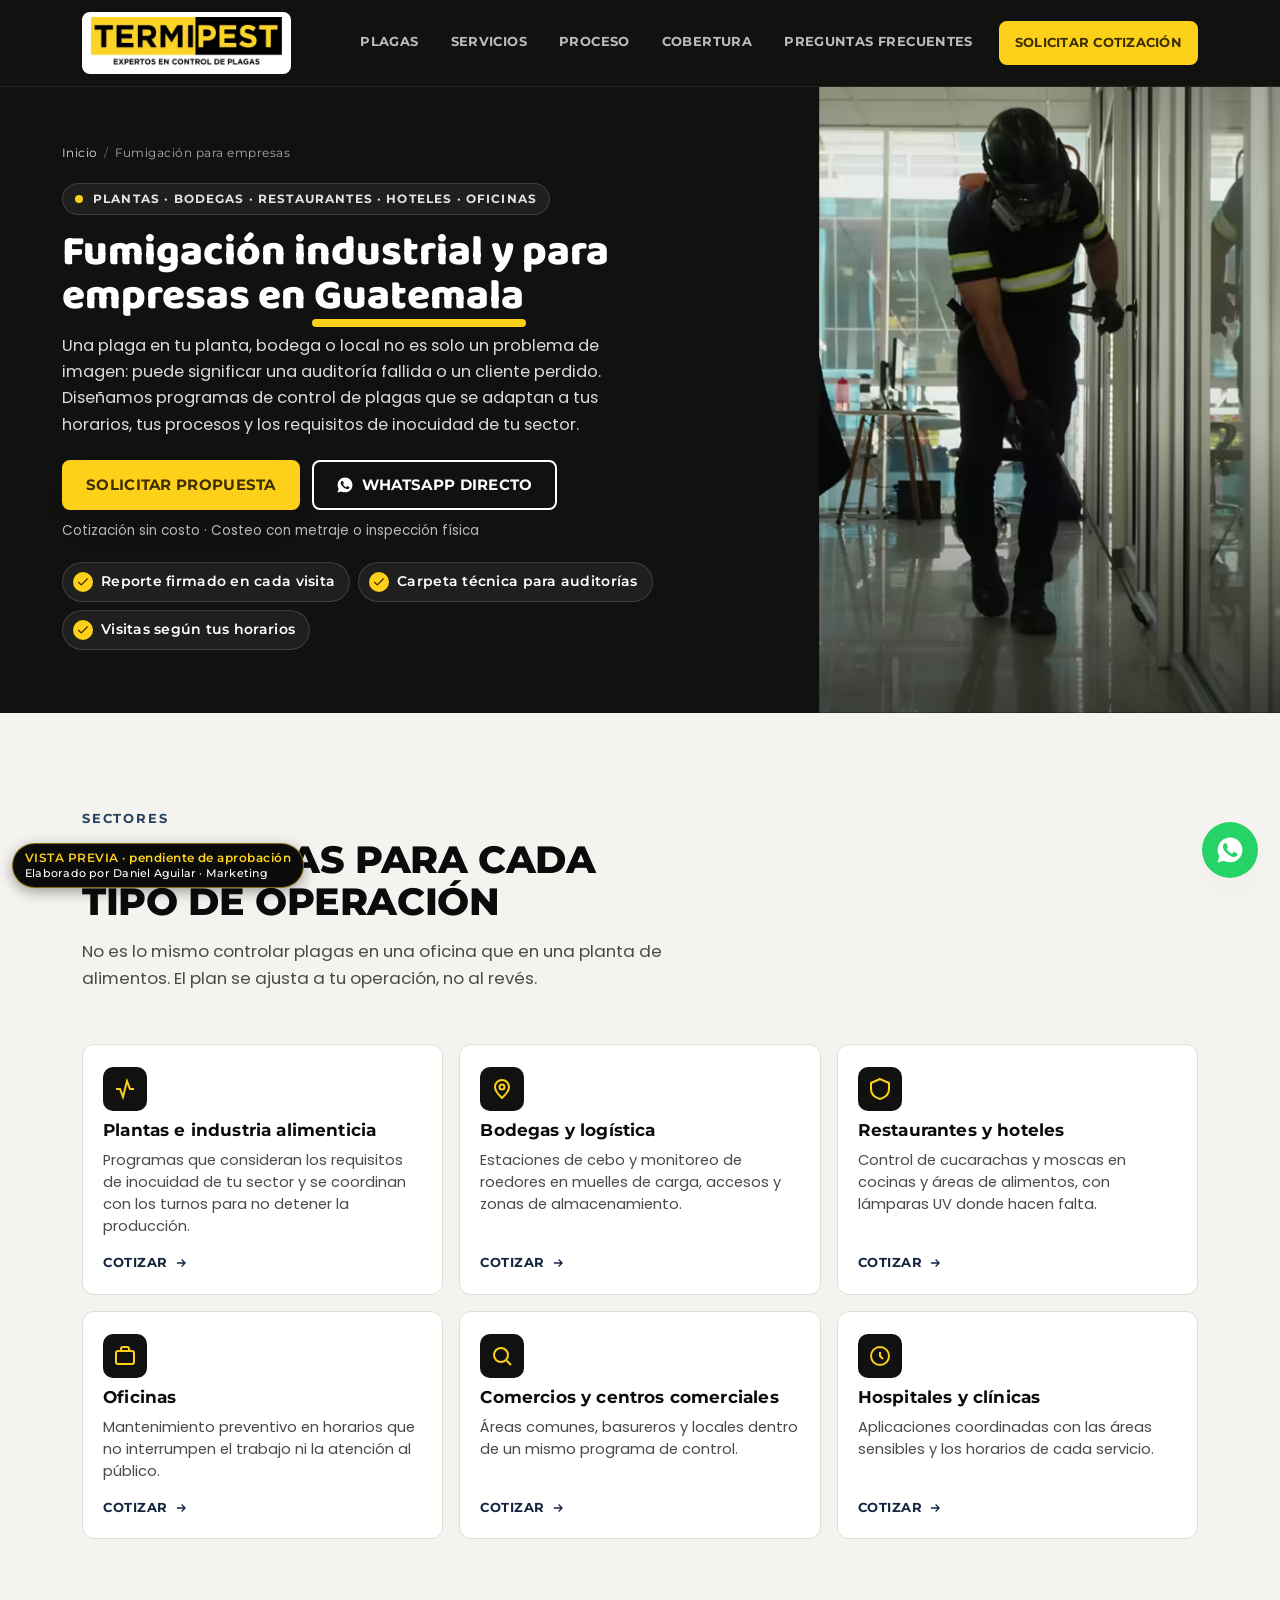
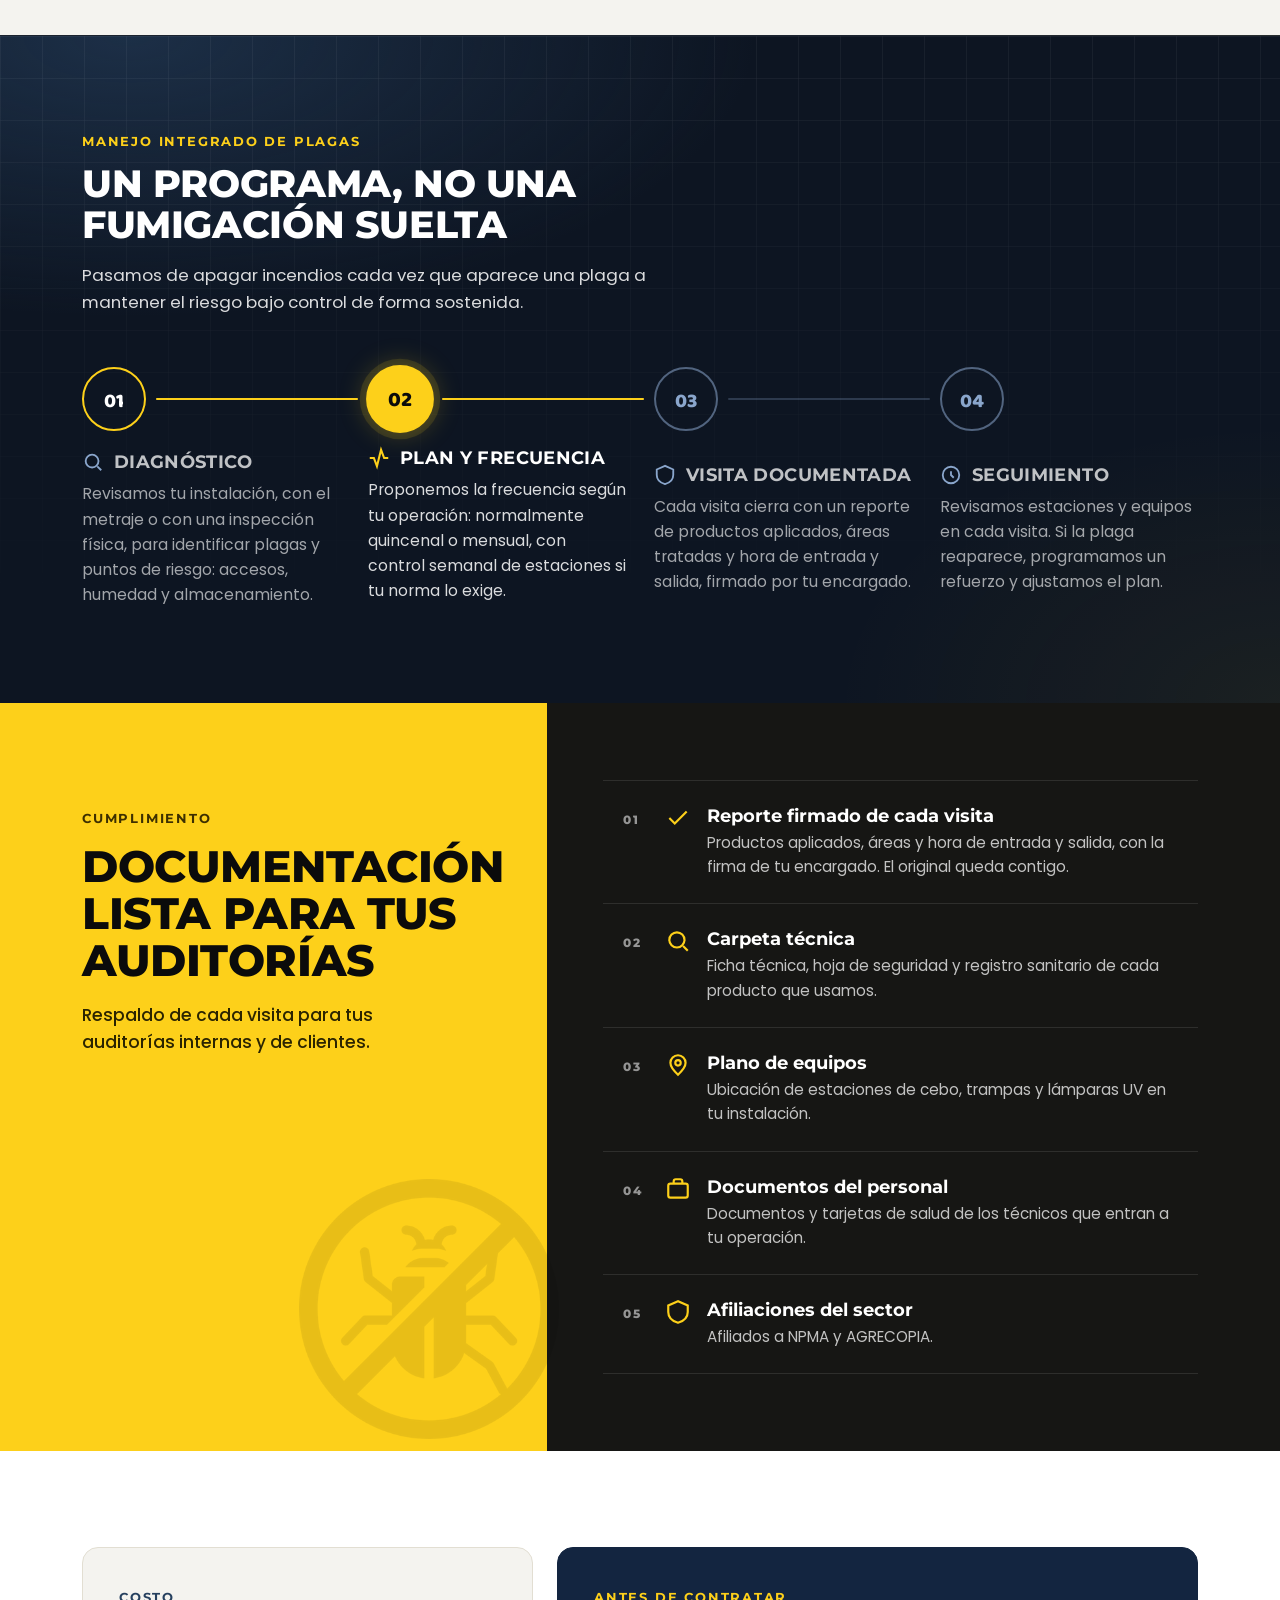
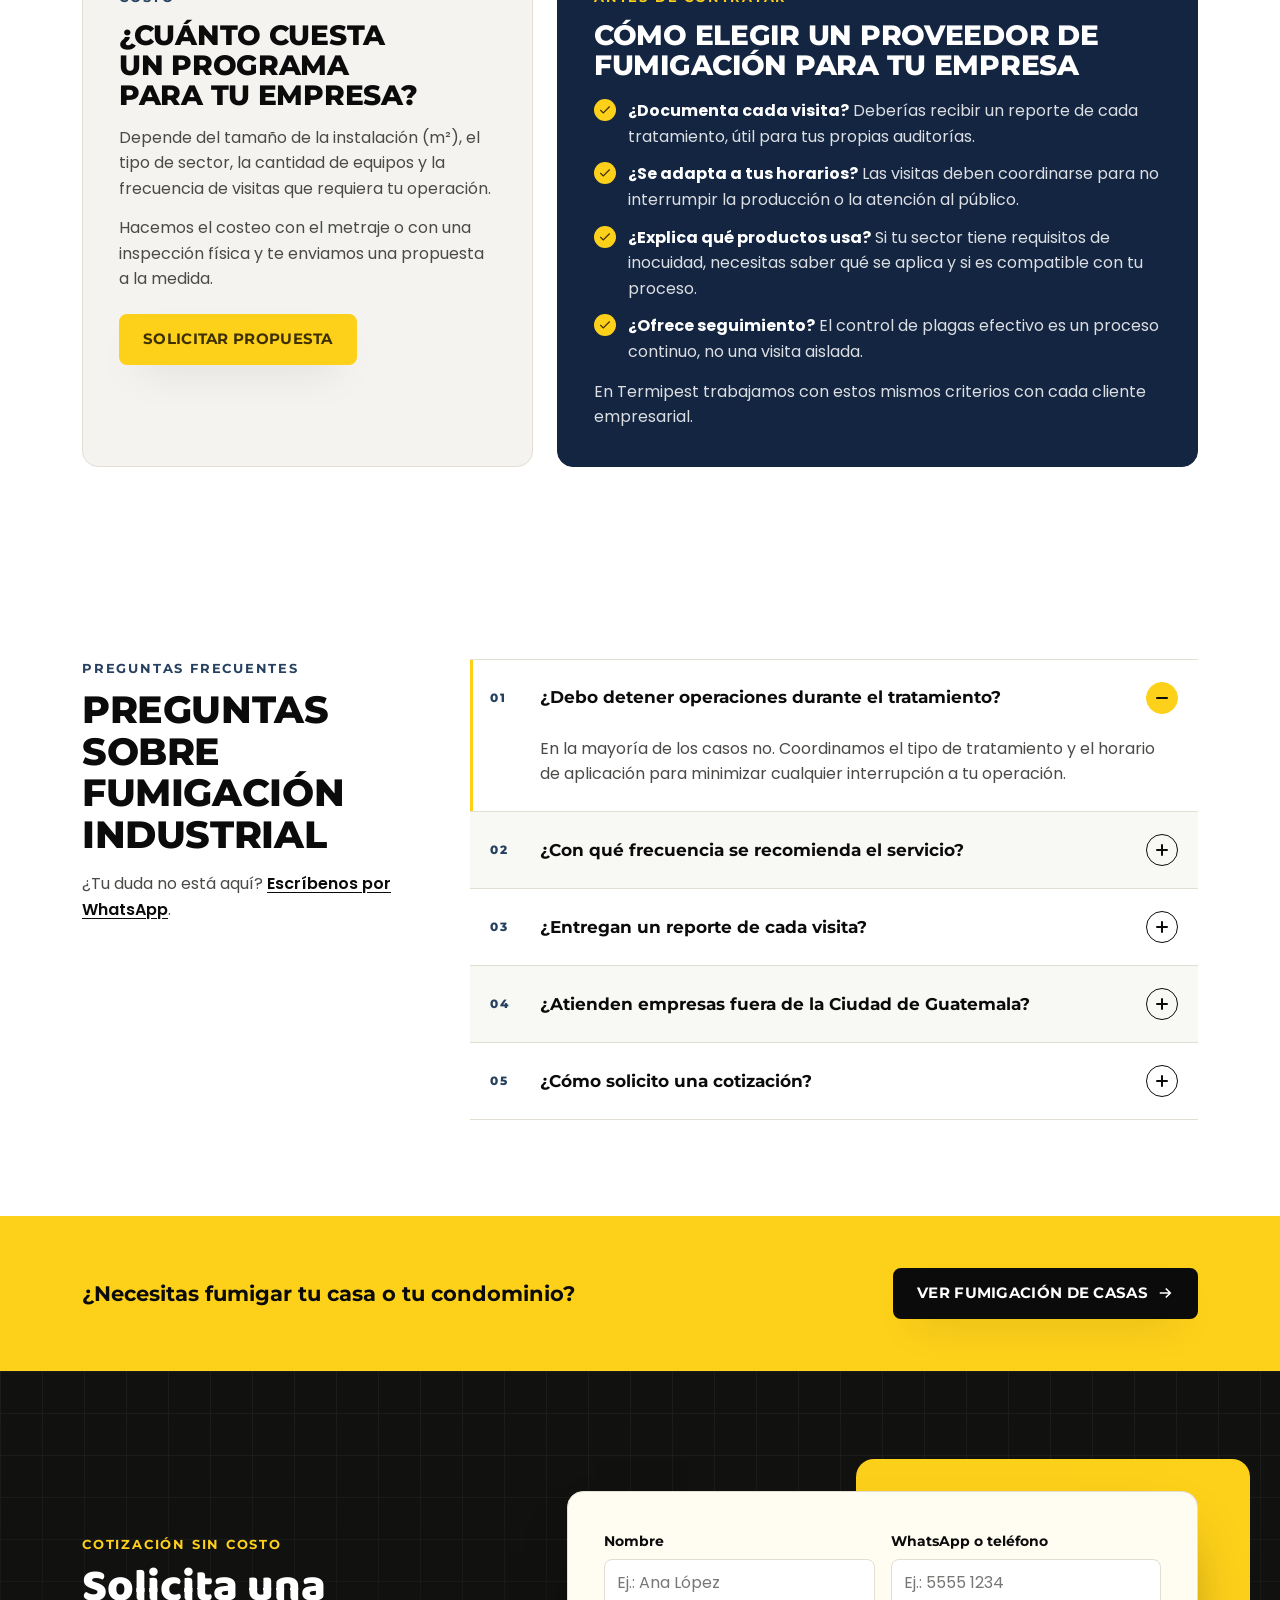
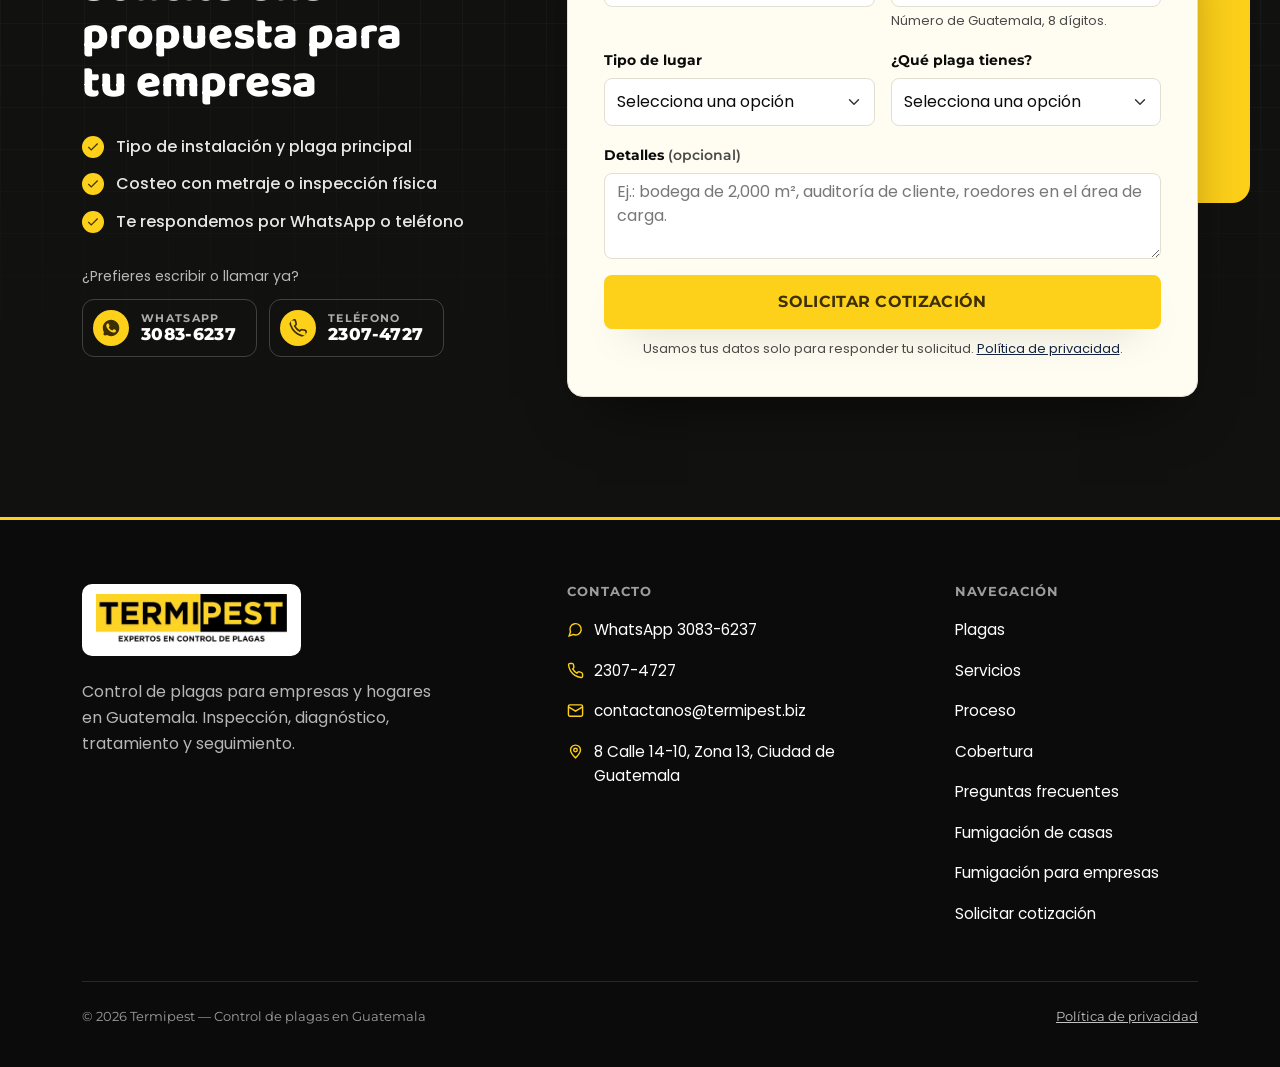
<file: fumigacion-industrial/index.html>
<!doctype html>
<html lang="es">
<head>
  <meta charset="utf-8">
  <meta name="viewport" content="width=device-width, initial-scale=1">

  <title>Fumigación industrial y empresarial en Guatemala | Termipest</title>
  <meta name="description" content="Programas de control de plagas para plantas, bodegas, restaurantes, hoteles y oficinas en Guatemala. Reporte firmado en cada visita y seguimiento.">
  <meta name="robots" content="noindex, nofollow">
  <link rel="canonical" href="https://www.termipestlatam.com/fumigacion-industrial/">
  <meta name="theme-color" content="#111110">

  <meta property="og:type" content="website">
  <meta property="og:locale" content="es_GT">
  <meta property="og:site_name" content="Termipest">
  <meta property="og:title" content="Fumigación industrial y empresarial en Guatemala | Termipest">
  <meta property="og:description" content="Programas de control de plagas para plantas, bodegas, restaurantes, hoteles y oficinas en Guatemala. Reporte firmado en cada visita y seguimiento.">
  <meta property="og:url" content="https://www.termipestlatam.com/fumigacion-industrial/">
  <meta property="og:image" content="https://www.termipestlatam.com/assets/images/og-termipest.jpg">
  <meta property="og:image:width" content="1200">
  <meta property="og:image:height" content="630">
  <meta property="og:image:alt" content="Técnico de Termipest aplicando nebulización en un jardín">
  <meta name="twitter:card" content="summary_large_image">
  <meta name="twitter:title" content="Fumigación industrial y empresarial en Guatemala | Termipest">
  <meta name="twitter:description" content="Programas de control de plagas para plantas, bodegas, restaurantes, hoteles y oficinas en Guatemala. Reporte firmado en cada visita y seguimiento.">
  <meta name="twitter:image" content="https://www.termipestlatam.com/assets/images/og-termipest.jpg">

  <link rel="icon" href="../assets/icons/favicon.svg" type="image/svg+xml">
  <link rel="icon" href="../assets/icons/favicon-32.png" sizes="32x32" type="image/png">
  <link rel="apple-touch-icon" href="../assets/icons/apple-touch-icon.png">

  <script>document.documentElement.classList.add('js');</script>

  <link rel="preconnect" href="https://fonts.googleapis.com">
  <link rel="preconnect" href="https://fonts.gstatic.com" crossorigin>
  <link rel="stylesheet" href="../assets/vendor/bootstrap-5.3.3/bootstrap.min.css">
  <link rel="stylesheet" href="https://fonts.googleapis.com/css2?family=Baloo+2:wght@800&family=Montserrat:wght@600;700;800&family=Poppins:wght@400;600&display=swap">
  <link rel="stylesheet" href="../assets/css/styles.css">

  <script type="application/ld+json">
  {
    "@context": "https://schema.org",
    "@graph": [
      {
        "@type": "Service",
        "@id": "https://www.termipestlatam.com/fumigacion-industrial/#servicio",
        "name": "Fumigación industrial y para empresas",
        "serviceType": "Control de plagas comercial e industrial",
        "description": "Programas de control de plagas para plantas, bodegas, restaurantes, hoteles, oficinas, comercios y hospitales en Guatemala, con reporte firmado en cada visita.",
        "url": "https://www.termipestlatam.com/fumigacion-industrial/",
        "provider": {
          "@type": "LocalBusiness",
          "@id": "https://www.termipestlatam.com/#negocio",
          "name": "Termipest",
          "url": "https://www.termipestlatam.com/",
          "telephone": "+502 3083-6237",
          "address": {
            "@type": "PostalAddress",
            "streetAddress": "8 Calle 14-10, Zona 13",
            "addressLocality": "Ciudad de Guatemala",
            "addressCountry": "GT"
          }
        },
        "areaServed": [
          {
            "@type": "City",
            "name": "Ciudad de Guatemala"
          },
          {
            "@type": "City",
            "name": "Quetzaltenango"
          },
          {
            "@type": "City",
            "name": "Antigua Guatemala"
          }
        ],
        "audience": {
          "@type": "BusinessAudience",
          "audienceType": "Empresas"
        }
      },
      {
        "@type": "BreadcrumbList",
        "itemListElement": [
          {
            "@type": "ListItem",
            "position": 1,
            "name": "Inicio",
            "item": "https://www.termipestlatam.com/"
          },
          {
            "@type": "ListItem",
            "position": 2,
            "name": "Fumigación para empresas",
            "item": "https://www.termipestlatam.com/fumigacion-industrial/"
          }
        ]
      },
      {
        "@type": "FAQPage",
        "mainEntity": [
          {
            "@type": "Question",
            "name": "¿Debo detener operaciones durante el tratamiento?",
            "acceptedAnswer": {
              "@type": "Answer",
              "text": "En la mayoría de los casos no. Coordinamos el tipo de tratamiento y el horario de aplicación para minimizar cualquier interrupción a tu operación."
            }
          },
          {
            "@type": "Question",
            "name": "¿Con qué frecuencia se recomienda el servicio?",
            "acceptedAnswer": {
              "@type": "Answer",
              "text": "Lo más común es una visita quincenal o mensual. Si tu norma lo exige, sumamos control semanal de estaciones. La frecuencia final la definimos con el diagnóstico de tu instalación."
            }
          },
          {
            "@type": "Question",
            "name": "¿Entregan un reporte de cada visita?",
            "acceptedAnswer": {
              "@type": "Answer",
              "text": "Sí. Cada visita cierra con un reporte firmado con los productos aplicados, las áreas tratadas y la hora de entrada y salida. El original queda con tu empresa."
            }
          },
          {
            "@type": "Question",
            "name": "¿Atienden empresas fuera de la Ciudad de Guatemala?",
            "acceptedAnswer": {
              "@type": "Answer",
              "text": "Damos servicio en Ciudad de Guatemala, Quetzaltenango y Antigua Guatemala, y evaluamos proyectos en otras zonas según la ubicación y el número de sedes."
            }
          },
          {
            "@type": "Question",
            "name": "¿Cómo solicito una cotización?",
            "acceptedAnswer": {
              "@type": "Answer",
              "text": "Completa el formulario con el tipo de instalación y la plaga principal. Hacemos el costeo con el metraje o con una inspección física y te enviamos una propuesta. También puedes escribirnos por WhatsApp al 3083-6237 o llamar al 2307-4727."
            }
          }
        ]
      }
    ]
  }
  </script>
</head>
<body>

<!-- Íconos reutilizables (se usan con <svg><use href="#id"></use></svg>) -->
<svg xmlns="http://www.w3.org/2000/svg" class="d-none" aria-hidden="true">
  <symbol id="i-wa" viewBox="0 0 24 24"><path fill="currentColor" d="M12.04 2C6.58 2 2.13 6.45 2.13 11.91c0 1.85.5 3.58 1.4 5.1L2 22l5.13-1.5a9.9 9.9 0 0 0 4.9 1.3h.01c5.46 0 9.91-4.45 9.91-9.9C21.95 6.45 17.5 2 12.04 2Zm5.8 14.1c-.24.68-1.4 1.3-1.94 1.38-.5.08-1.12.11-1.8-.12-.42-.14-.95-.31-1.65-.6-2.9-1.25-4.8-4.17-4.94-4.36-.14-.2-1.18-1.57-1.18-3 0-1.42.75-2.12 1.02-2.41.27-.3.58-.37.78-.37h.55c.18 0 .42-.07.65.5.24.6.82 2.06.89 2.2.07.15.12.32.02.52-.1.2-.15.32-.3.5-.14.17-.3.38-.43.5-.14.14-.29.29-.13.57.17.28.75 1.24 1.61 2 1.11.99 2.04 1.3 2.32 1.44.28.14.44.12.6-.07.17-.2.72-.84.91-1.13.19-.28.38-.23.63-.14.26.1 1.64.77 1.92.91.28.14.47.21.54.33.07.12.07.68-.17 1.35Z"/></symbol>
  <symbol id="i-check" viewBox="0 0 24 24"><path fill="none" stroke="currentColor" stroke-width="2" d="M20 6 9 17l-5-5"/></symbol>
  <symbol id="i-shield" viewBox="0 0 24 24"><path fill="none" stroke="currentColor" stroke-width="2" d="M12 2 3 6v6c0 5 4 8.5 9 10 5-1.5 9-5 9-10V6l-9-4Z"/></symbol>
  <symbol id="i-steps" viewBox="0 0 24 24"><path fill="none" stroke="currentColor" stroke-width="2" d="M3 12h4l3 8 4-16 3 8h4"/></symbol>
  <symbol id="i-chat" viewBox="0 0 24 24"><path fill="none" stroke="currentColor" stroke-width="2" d="M3 21l1.9-5.7A8 8 0 1 1 8.7 19L3 21Z"/></symbol>
  <symbol id="i-clock" viewBox="0 0 24 24"><g fill="none" stroke="currentColor" stroke-width="2"><path d="M12 8v4l3 3"/><circle cx="12" cy="12" r="9"/></g></symbol>
  <symbol id="i-search" viewBox="0 0 24 24"><g fill="none" stroke="currentColor" stroke-width="2"><circle cx="11" cy="11" r="7"/><path d="m21 21-4.3-4.3"/></g></symbol>
  <symbol id="i-briefcase" viewBox="0 0 24 24"><g fill="none" stroke="currentColor" stroke-width="2"><rect x="3" y="7" width="18" height="13" rx="2"/><path d="M8 7V5a2 2 0 0 1 2-2h4a2 2 0 0 1 2 2v2"/></g></symbol>
  <symbol id="i-pin" viewBox="0 0 24 24"><g fill="none" stroke="currentColor" stroke-width="2"><path d="M12 21s-7-6.5-7-11a7 7 0 0 1 14 0c0 4.5-7 11-7 11Z"/><circle cx="12" cy="10" r="2.5"/></g></symbol>
  <symbol id="i-phone" viewBox="0 0 24 24"><path fill="none" stroke="currentColor" stroke-width="2" d="M22 16.9v3a2 2 0 0 1-2.2 2 19.8 19.8 0 0 1-8.6-3 19.5 19.5 0 0 1-6-6 19.8 19.8 0 0 1-3-8.7A2 2 0 0 1 4.1 2h3a2 2 0 0 1 2 1.7c.1.9.3 1.8.6 2.7a2 2 0 0 1-.5 2.1L8 9.7a16 16 0 0 0 6 6l1.2-1.2a2 2 0 0 1 2.1-.5c.9.3 1.8.5 2.7.6a2 2 0 0 1 1.7 2Z"/></symbol>
  <symbol id="i-mail" viewBox="0 0 24 24"><g fill="none" stroke="currentColor" stroke-width="2"><rect x="2" y="4" width="20" height="16" rx="2"/><path d="m2 7 10 6 10-6"/></g></symbol>
  <symbol id="i-arrow" viewBox="0 0 24 24"><path fill="none" stroke="currentColor" stroke-width="2.2" d="M5 12h14M13 6l6 6-6 6"/></symbol>
  <symbol id="i-chev-l" viewBox="0 0 24 24"><path fill="none" stroke="currentColor" stroke-width="2" d="m15 18-6-6 6-6"/></symbol>
  <symbol id="i-chev-r" viewBox="0 0 24 24"><path fill="none" stroke="currentColor" stroke-width="2" d="m9 18 6-6-6-6"/></symbol>
  <symbol id="i-pause" viewBox="0 0 24 24"><g fill="currentColor"><rect x="6" y="5" width="4" height="14" rx="1"/><rect x="14" y="5" width="4" height="14" rx="1"/></g></symbol>
  <symbol id="i-play" viewBox="0 0 24 24"><path fill="currentColor" d="M8 5.5v13a1 1 0 0 0 1.5.86l10.5-6.5a1 1 0 0 0 0-1.72L9.5 4.64A1 1 0 0 0 8 5.5Z"/></symbol>
  <symbol id="i-up" viewBox="0 0 24 24"><path fill="none" stroke="currentColor" stroke-width="2.4" stroke-linecap="round" stroke-linejoin="round" d="M12 19V5M5 12l7-7 7 7"/></symbol>
  <symbol id="i-menu" viewBox="0 0 24 24"><path fill="none" stroke="currentColor" stroke-width="2.2" stroke-linecap="round" d="M4 7h16M4 12h16M4 17h16"/></symbol>
</svg>

<a class="skip-link" href="#contenido">Saltar al contenido</a>

<!-- ============ HEADER ============ -->
<header class="site-header">
  <nav class="navbar navbar-expand-lg" aria-label="Navegación principal">
    <div class="container">
      <a class="navbar-brand" href="../index.html">
        <picture>
          <source type="image/webp" srcset="../assets/images/logo-termipest-440.webp">
          <img src="../assets/images/logo-termipest-440.png" width="440" height="120" alt="Termipest — Expertos en control de plagas" class="brand-logo">
        </picture>
      </a>

      <button class="navbar-toggler menu-toggle" type="button" data-bs-toggle="offcanvas" data-bs-target="#menuPrincipal"
              aria-controls="menuPrincipal" aria-label="Abrir menú">
        <svg aria-hidden="true"><use href="#i-menu"></use></svg>
      </button>

      <div class="offcanvas offcanvas-end site-menu" tabindex="-1" id="menuPrincipal" aria-labelledby="menuPrincipalTitulo">
        <div class="offcanvas-header">
          <p class="offcanvas-title" id="menuPrincipalTitulo">Menú</p>
          <button type="button" class="btn-close" data-bs-dismiss="offcanvas" aria-label="Cerrar menú"></button>
        </div>
        <div class="offcanvas-body">
          <ul class="navbar-nav ms-lg-auto">
            <li class="nav-item"><a class="nav-link" href="../index.html#plagas">Plagas</a></li>
            <li class="nav-item"><a class="nav-link" href="../index.html#servicios">Servicios</a></li>
            <li class="nav-item"><a class="nav-link" href="../index.html#proceso">Proceso</a></li>
            <li class="nav-item"><a class="nav-link" href="../index.html#cobertura">Cobertura</a></li>
            <li class="nav-item"><a class="nav-link" href="../index.html#preguntas">Preguntas frecuentes</a></li>
          </ul>
          <a class="btn btn-primary nav-cta" href="#cotizacion" data-track="click_quote" data-track-location="header">Solicitar cotización</a>
          <div class="menu-contact d-lg-none">
            <a href="https://wa.me/50230836237?text=Hola%20Termipest%2C%20quisiera%20solicitar%20informaci%C3%B3n%20sobre%20control%20de%20plagas." target="_blank" rel="noopener noreferrer" data-track="click_whatsapp" data-track-location="menu">
              <svg aria-hidden="true"><use href="#i-wa"></use></svg>WhatsApp 3083-6237
            </a>
            <a href="tel:+50223074727" data-track="click_phone" data-track-location="menu">
              <svg aria-hidden="true"><use href="#i-phone"></use></svg>Llamar al 2307-4727
            </a>
          </div>
        </div>
      </div>
    </div>
  </nav>
</header>

<main id="contenido">

  <!-- ============ HERO DE PÁGINA ============ -->
  <section class="hero hero-page" id="inicio" aria-labelledby="hero-titulo">
    <div class="hero-text-col">
      <nav aria-label="Ruta de navegación">
        <ol class="crumbs"><li><a href="../index.html">Inicio</a></li><li><span aria-current="page">Fumigación para empresas</span></li></ol>
      </nav>
      <p class="eyebrow hero-kicker h-anim"><span class="hero-kicker-dot" aria-hidden="true"></span>Plantas · bodegas · restaurantes · hoteles · oficinas</p>
      <h1 id="hero-titulo" class="h-anim h-anim-1">Fumigación industrial y para empresas en <span class="hero-mark">Guatemala</span></h1>
      <p class="lede h-anim h-anim-2">Una plaga en tu planta, bodega o local no es solo un problema de imagen: puede significar una auditoría fallida o un cliente perdido. Diseñamos programas de control de plagas que se adaptan a tus horarios, tus procesos y los requisitos de inocuidad de tu sector.</p>

      <div class="hero-cta h-anim h-anim-3">
        <a class="btn btn-primary btn-lg-cta" href="#cotizacion" data-track="click_quote" data-track-location="hero-industrial">Solicitar propuesta</a>
        <a class="btn btn-ghost" href="https://wa.me/50230836237?text=Hola%20Termipest%2C%20quisiera%20una%20cotizaci%C3%B3n%20de%20control%20de%20plagas%20para%20mi%20empresa." target="_blank" rel="noopener noreferrer" data-track="click_whatsapp" data-track-location="hero-industrial">
          <svg aria-hidden="true"><use href="#i-wa"></use></svg>WhatsApp directo
        </a>
      </div>
      <p class="hero-note h-anim h-anim-3">Cotización sin costo · Costeo con metraje o inspección física</p>

      <ul class="hero-badges h-anim h-anim-4">
        <li class="hero-badge"><svg aria-hidden="true"><use href="#i-check"></use></svg>Reporte firmado en cada visita</li>
        <li class="hero-badge"><svg aria-hidden="true"><use href="#i-check"></use></svg>Carpeta técnica para auditorías</li>
        <li class="hero-badge"><svg aria-hidden="true"><use href="#i-check"></use></svg>Visitas según tus horarios</li>
      </ul>
    </div>

    <div class="hero-media page-photo">
      <picture>
        <source type="image/avif" sizes="(min-width: 992px) 36vw, 100vw" srcset="../assets/images/hero-aplicacion-480.avif 480w, ../assets/images/hero-aplicacion-800.avif 800w">
        <source type="image/webp" sizes="(min-width: 992px) 36vw, 100vw" srcset="../assets/images/hero-aplicacion-480.webp 480w, ../assets/images/hero-aplicacion-800.webp 800w">
        <img src="../assets/images/hero-aplicacion-800.jpg" sizes="(min-width: 992px) 36vw, 100vw" srcset="../assets/images/hero-aplicacion-480.jpg 480w, ../assets/images/hero-aplicacion-800.jpg 800w"
             width="800" height="1197" fetchpriority="high" alt="Técnico de Termipest aplicando tratamiento a lo largo de un pasillo de oficinas">
      </picture>
    </div>
  </section>

  <!-- ============ SECTORES ============ -->
  <section id="servicios" class="section page-cards-sec" aria-labelledby="servicios-titulo">
    <div class="container">
      <div class="sec-head reveal">
        <span class="eyebrow">Sectores</span>
        <h2 id="servicios-titulo">Programas para cada tipo de operación</h2>
        <p>No es lo mismo controlar plagas en una oficina que en una planta de alimentos. El plan se ajusta a tu operación, no al revés.</p>
      </div>
      <ul class="row row-cols-1 row-cols-sm-2 row-cols-lg-3 g-3 page-cards stagger">
        <li class="col reveal-scale">
          <a class="pest-card" href="#cotizacion" data-prefill-property="Planta industrial" data-track="click_quote" data-track-location="sector-Planta industrial">
            <svg class="card-icon" aria-hidden="true"><use href="#i-steps"></use></svg>
            <h3>Plantas e industria alimenticia</h3>
            <p>Programas que consideran los requisitos de inocuidad de tu sector y se coordinan con los turnos para no detener la producción.</p>
            <span class="card-cta">Cotizar<svg aria-hidden="true"><use href="#i-arrow"></use></svg></span>
          </a>
        </li>
        <li class="col reveal-scale">
          <a class="pest-card" href="#cotizacion" data-prefill-property="Bodega" data-track="click_quote" data-track-location="sector-Bodega">
            <svg class="card-icon" aria-hidden="true"><use href="#i-pin"></use></svg>
            <h3>Bodegas y logística</h3>
            <p>Estaciones de cebo y monitoreo de roedores en muelles de carga, accesos y zonas de almacenamiento.</p>
            <span class="card-cta">Cotizar<svg aria-hidden="true"><use href="#i-arrow"></use></svg></span>
          </a>
        </li>
        <li class="col reveal-scale">
          <a class="pest-card" href="#cotizacion" data-prefill-property="Restaurante u hotel" data-track="click_quote" data-track-location="sector-Restaurante u hotel">
            <svg class="card-icon" aria-hidden="true"><use href="#i-shield"></use></svg>
            <h3>Restaurantes y hoteles</h3>
            <p>Control de cucarachas y moscas en cocinas y áreas de alimentos, con lámparas UV donde hacen falta.</p>
            <span class="card-cta">Cotizar<svg aria-hidden="true"><use href="#i-arrow"></use></svg></span>
          </a>
        </li>
        <li class="col reveal-scale">
          <a class="pest-card" href="#cotizacion" data-prefill-property="Oficina" data-track="click_quote" data-track-location="sector-Oficina">
            <svg class="card-icon" aria-hidden="true"><use href="#i-briefcase"></use></svg>
            <h3>Oficinas</h3>
            <p>Mantenimiento preventivo en horarios que no interrumpen el trabajo ni la atención al público.</p>
            <span class="card-cta">Cotizar<svg aria-hidden="true"><use href="#i-arrow"></use></svg></span>
          </a>
        </li>
        <li class="col reveal-scale">
          <a class="pest-card" href="#cotizacion" data-prefill-property="Comercio o centro comercial" data-track="click_quote" data-track-location="sector-Comercio o centro comercial">
            <svg class="card-icon" aria-hidden="true"><use href="#i-search"></use></svg>
            <h3>Comercios y centros comerciales</h3>
            <p>Áreas comunes, basureros y locales dentro de un mismo programa de control.</p>
            <span class="card-cta">Cotizar<svg aria-hidden="true"><use href="#i-arrow"></use></svg></span>
          </a>
        </li>
        <li class="col reveal-scale">
          <a class="pest-card" href="#cotizacion" data-prefill-property="Hospital o clínica" data-track="click_quote" data-track-location="sector-Hospital o clínica">
            <svg class="card-icon" aria-hidden="true"><use href="#i-clock"></use></svg>
            <h3>Hospitales y clínicas</h3>
            <p>Aplicaciones coordinadas con las áreas sensibles y los horarios de cada servicio.</p>
            <span class="card-cta">Cotizar<svg aria-hidden="true"><use href="#i-arrow"></use></svg></span>
          </a>
        </li>
      </ul>
    </div>
  </section>

  <!-- ============ PROCESO ============ -->
  <section id="proceso" class="section proceso-sec" aria-labelledby="proceso-titulo">
    <div class="grid-tex" aria-hidden="true"></div>
    <div class="container">
      <div class="sec-head sec-head-inverse reveal">
        <span class="eyebrow">Manejo integrado de plagas</span>
        <h2 id="proceso-titulo">Un programa, no una fumigación suelta</h2>
        <p>Pasamos de apagar incendios cada vez que aparece una plaga a mantener el riesgo bajo control de forma sostenida.</p>
      </div>
      <div class="proc" data-proc>
        <ol class="proc-steps stagger">
          <li class="proc-step reveal">
            <button class="proc-node" type="button" aria-label="Paso 1 de 4: Diagnóstico"><span aria-hidden="true">01</span></button>
            <div class="proc-body">
              <div class="proc-head"><svg class="proc-icon" aria-hidden="true"><use href="#i-search"></use></svg><h3>Diagnóstico</h3></div>
              <p>Revisamos tu instalación, con el metraje o con una inspección física, para identificar plagas y puntos de riesgo: accesos, humedad y almacenamiento.</p>
            </div>
          </li>
          <li class="proc-step reveal">
            <button class="proc-node" type="button" aria-label="Paso 2 de 4: Plan y frecuencia"><span aria-hidden="true">02</span></button>
            <div class="proc-body">
              <div class="proc-head"><svg class="proc-icon" aria-hidden="true"><use href="#i-steps"></use></svg><h3>Plan y frecuencia</h3></div>
              <p>Proponemos la frecuencia según tu operación: normalmente quincenal o mensual, con control semanal de estaciones si tu norma lo exige.</p>
            </div>
          </li>
          <li class="proc-step reveal">
            <button class="proc-node" type="button" aria-label="Paso 3 de 4: Visita documentada"><span aria-hidden="true">03</span></button>
            <div class="proc-body">
              <div class="proc-head"><svg class="proc-icon" aria-hidden="true"><use href="#i-shield"></use></svg><h3>Visita documentada</h3></div>
              <p>Cada visita cierra con un reporte de productos aplicados, áreas tratadas y hora de entrada y salida, firmado por tu encargado.</p>
            </div>
          </li>
          <li class="proc-step reveal">
            <button class="proc-node" type="button" aria-label="Paso 4 de 4: Seguimiento"><span aria-hidden="true">04</span></button>
            <div class="proc-body">
              <div class="proc-head"><svg class="proc-icon" aria-hidden="true"><use href="#i-clock"></use></svg><h3>Seguimiento</h3></div>
              <p>Revisamos estaciones y equipos en cada visita. Si la plaga reaparece, programamos un refuerzo y ajustamos el plan.</p>
            </div>
          </li>
        </ol>
      </div>
    </div>
  </section>

  <!-- ============ DOCUMENTACIÓN ============ -->
  <section id="documentacion" class="why-sec" aria-labelledby="documentacion-titulo">
    <div class="container">
      <div class="row g-0">
        <div class="col-lg-5 why-intro reveal">
          <img class="why-seal" src="../assets/images/sello-sin-plagas-400.png" width="400" height="400" alt="" aria-hidden="true" loading="lazy" decoding="async">
          <span class="eyebrow">Cumplimiento</span>
          <h2 id="documentacion-titulo">Documentación lista para tus auditorías</h2>
          <p class="why-lede">Respaldo de cada visita para tus auditorías internas y de clientes.</p>
        </div>
        <div class="col-lg-7 why-panel">
          <ol class="why-list stagger">
            <li class="why-item reveal"><span class="why-num" aria-hidden="true">01</span><svg aria-hidden="true"><use href="#i-check"></use></svg><div><h3>Reporte firmado de cada visita</h3><p>Productos aplicados, áreas y hora de entrada y salida, con la firma de tu encargado. El original queda contigo.</p></div></li>
            <li class="why-item reveal"><span class="why-num" aria-hidden="true">02</span><svg aria-hidden="true"><use href="#i-search"></use></svg><div><h3>Carpeta técnica</h3><p>Ficha técnica, hoja de seguridad y registro sanitario de cada producto que usamos.</p></div></li>
            <li class="why-item reveal"><span class="why-num" aria-hidden="true">03</span><svg aria-hidden="true"><use href="#i-pin"></use></svg><div><h3>Plano de equipos</h3><p>Ubicación de estaciones de cebo, trampas y lámparas UV en tu instalación.</p></div></li>
            <li class="why-item reveal"><span class="why-num" aria-hidden="true">04</span><svg aria-hidden="true"><use href="#i-briefcase"></use></svg><div><h3>Documentos del personal</h3><p>Documentos y tarjetas de salud de los técnicos que entran a tu operación.</p></div></li>
            <li class="why-item reveal"><span class="why-num" aria-hidden="true">05</span><svg aria-hidden="true"><use href="#i-shield"></use></svg><div><h3>Afiliaciones del sector</h3><p>Afiliados a NPMA y AGRECOPIA.</p></div></li>
          </ol>
        </div>
      </div>
    </div>
  </section>

  <!-- ============ COSTO + CÓMO ELEGIR PROVEEDOR ============ -->
  <section class="section info-sec" aria-label="Costo y cómo elegir proveedor">
    <div class="container">
      <div class="row g-4">
        <div class="col-lg-5 reveal">
          <div class="info-card">
            <span class="eyebrow">Costo</span>
            <h2>¿Cuánto cuesta un programa para tu empresa?</h2>
            <p>Depende del tamaño de la instalación (m²), el tipo de sector, la cantidad de equipos y la frecuencia de visitas que requiera tu operación.</p>
            <p>Hacemos el costeo con el metraje o con una inspección física y te enviamos una propuesta a la medida.</p>
            <a class="btn btn-primary" href="#cotizacion" data-track="click_quote" data-track-location="costo-industrial">Solicitar propuesta</a>
          </div>
        </div>
        <div class="col-lg-7 reveal">
          <div class="info-card info-card-dark">
            <span class="eyebrow">Antes de contratar</span>
            <h2>Cómo elegir un proveedor de fumigación para tu empresa</h2>
            <ul class="check-list">
              <li><svg aria-hidden="true"><use href="#i-check"></use></svg><span><strong>¿Documenta cada visita?</strong> Deberías recibir un reporte de cada tratamiento, útil para tus propias auditorías.</span></li>
              <li><svg aria-hidden="true"><use href="#i-check"></use></svg><span><strong>¿Se adapta a tus horarios?</strong> Las visitas deben coordinarse para no interrumpir la producción o la atención al público.</span></li>
              <li><svg aria-hidden="true"><use href="#i-check"></use></svg><span><strong>¿Explica qué productos usa?</strong> Si tu sector tiene requisitos de inocuidad, necesitas saber qué se aplica y si es compatible con tu proceso.</span></li>
              <li><svg aria-hidden="true"><use href="#i-check"></use></svg><span><strong>¿Ofrece seguimiento?</strong> El control de plagas efectivo es un proceso continuo, no una visita aislada.</span></li>
            </ul>
            <p>En Termipest trabajamos con estos mismos criterios con cada cliente empresarial.</p>
          </div>
        </div>
      </div>
    </div>
  </section>

  <!-- ============ PREGUNTAS FRECUENTES ============ -->
  <section id="preguntas" class="section faq-sec" aria-labelledby="preguntas-titulo">
    <div class="container">
      <div class="row g-4 g-lg-5">
      <div class="col-lg-4">
        <div class="sec-head faq-head reveal">
          <span class="eyebrow">Preguntas frecuentes</span>
          <h2 id="preguntas-titulo">Preguntas sobre fumigación industrial</h2>
          <p>¿Tu duda no está aquí? <a href="https://wa.me/50230836237?text=Hola%20Termipest%2C%20quisiera%20una%20cotizaci%C3%B3n%20de%20control%20de%20plagas%20para%20mi%20empresa." target="_blank" rel="noopener noreferrer" data-track="click_whatsapp" data-track-location="faq-intro-industrial">Escríbenos por WhatsApp</a>.</p>
        </div>
      </div>
      <div class="col-lg-8">
      <div class="faq reveal">
        <details class="faq-item" open>
          <summary><span class="faq-num" aria-hidden="true">01</span><span class="faq-q">¿Debo detener operaciones durante el tratamiento?</span><span class="plus" aria-hidden="true"></span></summary>
          <p>En la mayoría de los casos no. Coordinamos el tipo de tratamiento y el horario de aplicación para minimizar cualquier interrupción a tu operación.</p>
        </details>
        <details class="faq-item">
          <summary><span class="faq-num" aria-hidden="true">02</span><span class="faq-q">¿Con qué frecuencia se recomienda el servicio?</span><span class="plus" aria-hidden="true"></span></summary>
          <p>Lo más común es una visita quincenal o mensual. Si tu norma lo exige, sumamos control semanal de estaciones. La frecuencia final la definimos con el diagnóstico de tu instalación.</p>
        </details>
        <details class="faq-item">
          <summary><span class="faq-num" aria-hidden="true">03</span><span class="faq-q">¿Entregan un reporte de cada visita?</span><span class="plus" aria-hidden="true"></span></summary>
          <p>Sí. Cada visita cierra con un reporte firmado con los productos aplicados, las áreas tratadas y la hora de entrada y salida. El original queda con tu empresa.</p>
        </details>
        <details class="faq-item">
          <summary><span class="faq-num" aria-hidden="true">04</span><span class="faq-q">¿Atienden empresas fuera de la Ciudad de Guatemala?</span><span class="plus" aria-hidden="true"></span></summary>
          <p>Damos servicio en Ciudad de Guatemala, Quetzaltenango y Antigua Guatemala, y evaluamos proyectos en otras zonas según la ubicación y el número de sedes.</p>
        </details>
        <details class="faq-item">
          <summary><span class="faq-num" aria-hidden="true">05</span><span class="faq-q">¿Cómo solicito una cotización?</span><span class="plus" aria-hidden="true"></span></summary>
          <p>Completa el <a href="#cotizacion">formulario de cotización</a> con el tipo de instalación y la plaga principal. Hacemos el costeo con el metraje o con una inspección física y te enviamos una propuesta. También puedes escribirnos por <a href="https://wa.me/50230836237?text=Hola%20Termipest%2C%20quisiera%20una%20cotizaci%C3%B3n%20de%20control%20de%20plagas%20para%20mi%20empresa." target="_blank" rel="noopener noreferrer" data-track="click_whatsapp" data-track-location="faq-industrial">WhatsApp al 3083-6237</a> o llamar al <a href="tel:+50223074727" data-track="click_phone" data-track-location="faq-industrial">2307-4727</a>.</p>
        </details>
      </div>
      </div>
      </div>
    </div>
  </section>

  <!-- ============ ENLACE A LA OTRA PÁGINA DE SERVICIO ============ -->
  <section class="cross-sec" aria-label="Fumigación de casas">
    <div class="container cross-inner">
      <p>¿Necesitas fumigar tu casa o tu condominio?</p>
      <a class="btn btn-primary" href="../fumigacion-de-casas/index.html">Ver fumigación de casas<svg aria-hidden="true" width="16" height="16"><use href="#i-arrow"></use></svg></a>
    </div>
  </section>

  <!-- ============ FORMULARIO ============ -->
  <section id="cotizacion" class="section contact-sec" aria-labelledby="cotizacion-titulo" data-track-view="view_contact">
    <div class="grid-tex" aria-hidden="true"></div>
    <div class="container position-relative">
      <div class="row g-5 align-items-center">
        <div class="col-lg-5 contact-intro reveal">
          <span class="eyebrow">Cotización sin costo</span>
          <h2 id="cotizacion-titulo" class="contact-title mt-2">Solicita una propuesta para tu empresa</h2>
          <ul class="contact-points">
            <li><svg aria-hidden="true"><use href="#i-check"></use></svg>Tipo de instalación y plaga principal</li>
            <li><svg aria-hidden="true"><use href="#i-check"></use></svg>Costeo con metraje o inspección física</li>
            <li><svg aria-hidden="true"><use href="#i-check"></use></svg>Te respondemos por WhatsApp o teléfono</li>
          </ul>
          <p class="contact-alt-label">¿Prefieres escribir o llamar ya?</p>
          <div class="contact-direct">
            <a class="contact-link" href="https://wa.me/50230836237?text=Hola%20Termipest%2C%20quisiera%20una%20cotizaci%C3%B3n%20de%20control%20de%20plagas%20para%20mi%20empresa." target="_blank" rel="noopener noreferrer" data-track="click_whatsapp" data-track-location="contacto-industrial">
              <svg aria-hidden="true"><use href="#i-wa"></use></svg><span><small>WhatsApp</small>3083-6237</span>
            </a>
            <a class="contact-link" href="tel:+50223074727" data-track="click_phone" data-track-location="contacto-industrial">
              <svg aria-hidden="true"><use href="#i-phone"></use></svg><span><small>Teléfono</small>2307-4727</span>
            </a>
          </div>
        </div>

        <div class="col-lg-7 contact-form-col reveal">
          <!-- Mismo formulario que el inicio (lo copia tools/build-pages.js). Ver docs/SEGURIDAD-Y-DESPLIEGUE.md → "Formulario". -->
          <form class="quote-form needs-validation" id="quoteForm" novalidate data-endpoint="" autocomplete="on" aria-describedby="quoteFormNota">
            <div class="row g-3">
              <div class="col-md-6">
                <label for="qf-nombre" class="form-label">Nombre</label>
                <input type="text" class="form-control" id="qf-nombre" name="nombre" autocomplete="name" required minlength="2" maxlength="80" placeholder="Ej.: Ana López">
                <div class="invalid-feedback">Escribe tu nombre.</div>
              </div>
              <div class="col-md-6">
                <label for="qf-telefono" class="form-label">WhatsApp o teléfono</label>
                <input type="tel" class="form-control" id="qf-telefono" name="telefono" autocomplete="tel-national" inputmode="tel" required maxlength="20" placeholder="Ej.: 5555 1234" aria-describedby="qf-telefono-ayuda">
                <div class="form-text" id="qf-telefono-ayuda">Número de Guatemala, 8 dígitos.</div>
                <div class="invalid-feedback">Escribe un número de 8 dígitos (puede incluir +502).</div>
              </div>
              <div class="col-md-6">
                <label for="qf-propiedad" class="form-label">Tipo de lugar</label>
                <select class="form-select" id="qf-propiedad" name="tipo_propiedad" required>
                  <option value="" selected disabled>Selecciona una opción</option>
                  <option>Casa</option>
                  <option>Condominio o residencial</option>
                  <option>Restaurante u hotel</option>
                  <option>Oficina</option>
                  <option>Bodega</option>
                  <option>Comercio o centro comercial</option>
                  <option>Planta industrial</option>
                  <option>Hospital o clínica</option>
                  <option>Otro</option>
                </select>
                <div class="invalid-feedback">Elige el tipo de lugar.</div>
              </div>
              <div class="col-md-6">
                <label for="qf-plaga" class="form-label">¿Qué plaga tienes?</label>
                <select class="form-select" id="qf-plaga" name="plaga" required>
                  <option value="" selected disabled>Selecciona una opción</option>
                  <option>Cucarachas</option>
                  <option>Roedores</option>
                  <option>Hormigas</option>
                  <option>Moscas</option>
                  <option>Mosquitos</option>
                  <option>Arañas</option>
                  <option>Otra o no estoy seguro</option>
                </select>
                <div class="invalid-feedback">Elige una opción (puedes marcar "no estoy seguro").</div>
              </div>
              <div class="col-12">
                <label for="qf-mensaje" class="form-label">Detalles <span class="text-optional">(opcional)</span></label>
                <textarea class="form-control" id="qf-mensaje" name="mensaje" rows="3" maxlength="500" placeholder="Ej.: bodega de 2,000 m², auditoría de cliente, roedores en el área de carga."></textarea>
              </div>

              <!-- Anti-spam: campo trampa invisible para personas (los bots suelen llenarlo) -->
              <div class="hp-field" aria-hidden="true">
                <label for="qf-web">No llenar este campo</label>
                <input type="text" id="qf-web" name="sitio_web" tabindex="-1" autocomplete="off">
              </div>

              <div class="col-12">
                <button type="submit" class="btn btn-primary w-100 quote-submit">
                  <span class="spinner-border spinner-border-sm" aria-hidden="true"></span>
                  <span class="quote-submit-label">Solicitar cotización</span>
                </button>
                <p class="form-note" id="quoteFormNota">Usamos tus datos solo para responder tu solicitud. <a href="../politica-de-privacidad/index.html">Política de privacidad</a>.</p>
              </div>
            </div>

            <div class="form-status" role="status" aria-live="polite" aria-atomic="true" hidden>
              <p class="form-status-title"></p>
              <p class="form-status-text"></p>
              <a class="btn btn-ghost-dark form-status-wa" href="#" target="_blank" rel="noopener noreferrer" data-track="click_whatsapp" data-track-location="formulario" hidden>
                <svg aria-hidden="true"><use href="#i-wa"></use></svg>Enviar por WhatsApp
              </a>
            </div>
          </form>
        </div>
      </div>
    </div>
  </section>

</main>

<!-- ============ 11 · FOOTER ============ -->
<footer class="site-footer">
  <div class="container">
    <div class="row g-4 g-lg-5">
      <div class="col-lg-5">
        <a class="footer-logo" href="../index.html">
          <picture>
            <source type="image/webp" srcset="../assets/images/logo-termipest-440.webp">
            <img src="../assets/images/logo-termipest-440.png" width="440" height="120" alt="Termipest" loading="lazy" decoding="async">
          </picture>
        </a>
        <p class="text-soft footer-desc">Control de plagas para empresas y hogares en Guatemala. Inspección, diagnóstico, tratamiento y seguimiento.</p>
      </div>
      <div class="col-sm-6 col-lg-4">
        <h2 class="foot-title">Contacto</h2>
        <ul class="foot-list">
          <li><a href="https://wa.me/50230836237?text=Hola%20Termipest%2C%20quisiera%20solicitar%20informaci%C3%B3n%20sobre%20control%20de%20plagas." target="_blank" rel="noopener noreferrer" data-track="click_whatsapp" data-track-location="footer"><svg aria-hidden="true"><use href="#i-chat"></use></svg>WhatsApp 3083-6237</a></li>
          <li><a href="tel:+50223074727" data-track="click_phone" data-track-location="footer"><svg aria-hidden="true"><use href="#i-phone"></use></svg>2307-4727</a></li>
          <li><a href="mailto:contactanos@termipest.biz" data-track="click_email" data-track-location="footer"><svg aria-hidden="true"><use href="#i-mail"></use></svg>contactanos@termipest.biz</a></li>
          <!-- TODO: si existe el enlace real del perfil de Google Maps / Business Profile, convertir esta dirección en enlace. -->
          <li><address class="foot-address"><svg aria-hidden="true"><use href="#i-pin"></use></svg>8 Calle 14-10, Zona 13, Ciudad de Guatemala</address></li>
        </ul>
      </div>
      <div class="col-sm-6 col-lg-3">
        <h2 class="foot-title">Navegación</h2>
        <ul class="foot-list">
          <li><a href="../index.html#plagas">Plagas</a></li>
          <li><a href="../index.html#servicios">Servicios</a></li>
          <li><a href="../index.html#proceso">Proceso</a></li>
          <li><a href="../index.html#cobertura">Cobertura</a></li>
          <li><a href="../index.html#preguntas">Preguntas frecuentes</a></li>
          <li><a href="../fumigacion-de-casas/index.html">Fumigación de casas</a></li>
          <li><a href="../fumigacion-industrial/index.html" aria-current="page">Fumigación para empresas</a></li>
          <li><a href="#cotizacion">Solicitar cotización</a></li>
        </ul>
      </div>
    </div>
    <div class="foot-bottom">
      <span>© 2026 Termipest — Control de plagas en Guatemala</span>
      <a href="../politica-de-privacidad/index.html">Política de privacidad</a>
    </div>
  </div>
</footer>

<a class="to-top" href="#inicio" aria-label="Volver al inicio"><svg aria-hidden="true"><use href="#i-up"></use></svg></a>
<a class="float-wa" href="https://wa.me/50230836237?text=Hola%20Termipest%2C%20quisiera%20solicitar%20informaci%C3%B3n%20sobre%20control%20de%20plagas." target="_blank" rel="noopener noreferrer" aria-label="Escribir a Termipest por WhatsApp" data-track="click_whatsapp" data-track-location="flotante">
  <svg aria-hidden="true"><use href="#i-wa"></use></svg>
</a>

<script src="../assets/vendor/bootstrap-5.3.3/bootstrap.bundle.min.js" defer></script>
<script src="../assets/js/main.js" defer></script>

<div style="position:fixed;left:12px;bottom:12px;z-index:90;padding:7px 12px;border-radius:999px;background:#0b0b0b;color:#fdd01a;font:600 12px/1.2 Montserrat,system-ui,sans-serif;letter-spacing:.04em;box-shadow:0 4px 14px rgba(0,0,0,.35);border:1px solid rgba(253,208,26,.5);pointer-events:none;max-width:calc(100vw - 24px)">VISTA PREVIA · pendiente de aprobación<br><span style="color:#fff;font-weight:500;font-size:11px;letter-spacing:.02em">Elaborado por Daniel Aguilar · Marketing</span></div>
</body>
</html>
</file>
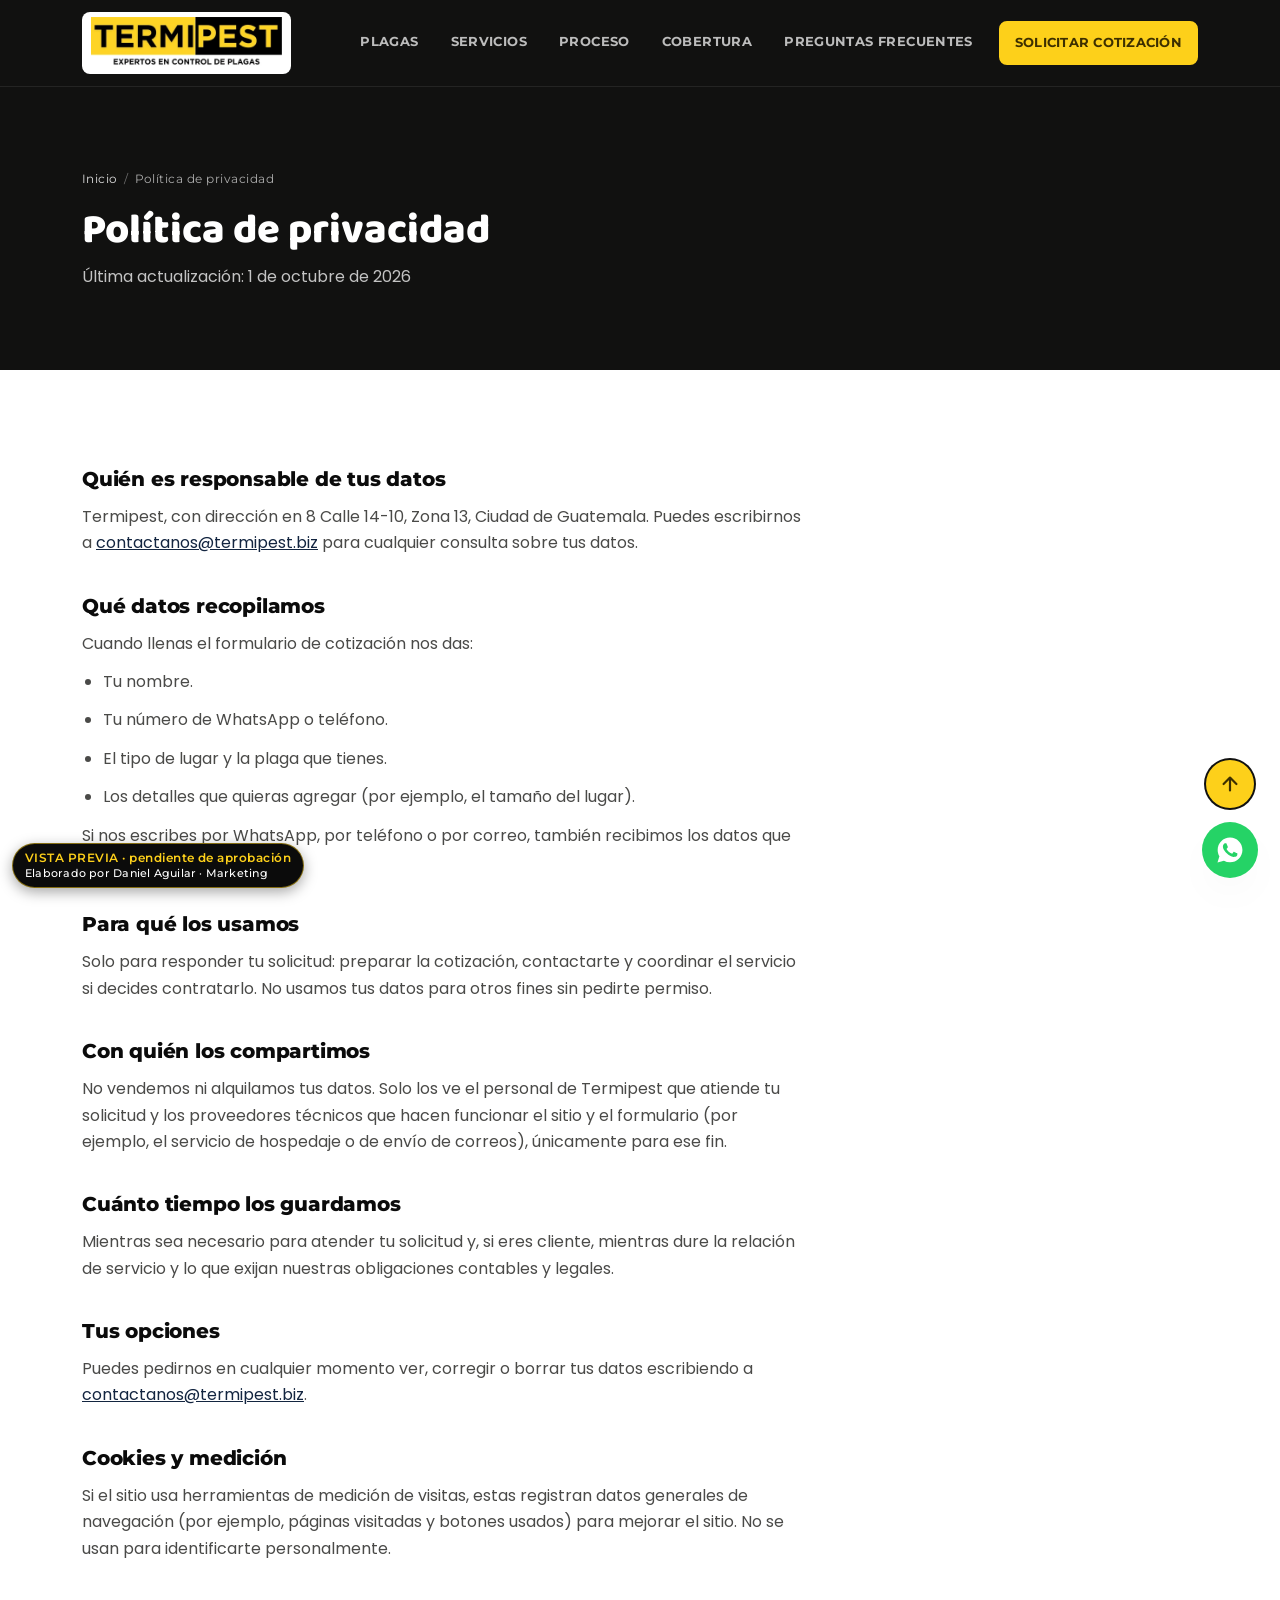
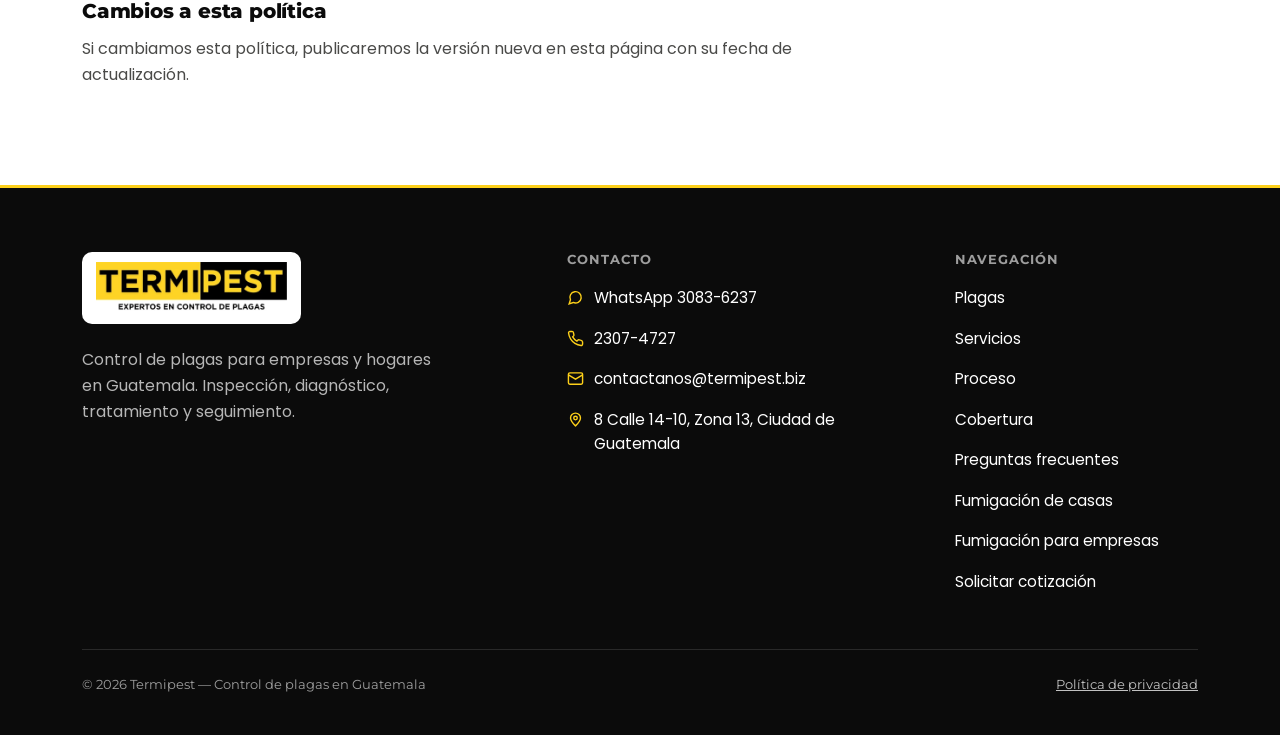
<file: politica-de-privacidad/index.html>
<!doctype html>
<html lang="es">
<head>
  <meta charset="utf-8">
  <meta name="viewport" content="width=device-width, initial-scale=1">

  <title>Política de privacidad | Termipest</title>
  <meta name="description" content="Cómo usa Termipest los datos que nos compartes en el formulario de cotización, por WhatsApp o por teléfono.">
  <meta name="robots" content="noindex, nofollow">
  <link rel="canonical" href="https://www.termipestlatam.com/politica-de-privacidad/">
  <meta name="theme-color" content="#111110">

  <meta property="og:type" content="website">
  <meta property="og:locale" content="es_GT">
  <meta property="og:site_name" content="Termipest">
  <meta property="og:title" content="Política de privacidad | Termipest">
  <meta property="og:description" content="Cómo usa Termipest los datos que nos compartes en el formulario de cotización, por WhatsApp o por teléfono.">
  <meta property="og:url" content="https://www.termipestlatam.com/politica-de-privacidad/">
  <meta property="og:image" content="https://www.termipestlatam.com/assets/images/og-termipest.jpg">
  <meta property="og:image:width" content="1200">
  <meta property="og:image:height" content="630">
  <meta property="og:image:alt" content="Técnico de Termipest aplicando nebulización en un jardín">
  <meta name="twitter:card" content="summary_large_image">
  <meta name="twitter:title" content="Política de privacidad | Termipest">
  <meta name="twitter:description" content="Cómo usa Termipest los datos que nos compartes en el formulario de cotización, por WhatsApp o por teléfono.">
  <meta name="twitter:image" content="https://www.termipestlatam.com/assets/images/og-termipest.jpg">

  <link rel="icon" href="../assets/icons/favicon.svg" type="image/svg+xml">
  <link rel="icon" href="../assets/icons/favicon-32.png" sizes="32x32" type="image/png">
  <link rel="apple-touch-icon" href="../assets/icons/apple-touch-icon.png">

  <script>document.documentElement.classList.add('js');</script>

  <link rel="preconnect" href="https://fonts.googleapis.com">
  <link rel="preconnect" href="https://fonts.gstatic.com" crossorigin>
  <link rel="stylesheet" href="../assets/vendor/bootstrap-5.3.3/bootstrap.min.css">
  <link rel="stylesheet" href="https://fonts.googleapis.com/css2?family=Baloo+2:wght@800&family=Montserrat:wght@600;700;800&family=Poppins:wght@400;600&display=swap">
  <link rel="stylesheet" href="../assets/css/styles.css">

</head>
<body>

<!-- Íconos reutilizables (se usan con <svg><use href="#id"></use></svg>) -->
<svg xmlns="http://www.w3.org/2000/svg" class="d-none" aria-hidden="true">
  <symbol id="i-wa" viewBox="0 0 24 24"><path fill="currentColor" d="M12.04 2C6.58 2 2.13 6.45 2.13 11.91c0 1.85.5 3.58 1.4 5.1L2 22l5.13-1.5a9.9 9.9 0 0 0 4.9 1.3h.01c5.46 0 9.91-4.45 9.91-9.9C21.95 6.45 17.5 2 12.04 2Zm5.8 14.1c-.24.68-1.4 1.3-1.94 1.38-.5.08-1.12.11-1.8-.12-.42-.14-.95-.31-1.65-.6-2.9-1.25-4.8-4.17-4.94-4.36-.14-.2-1.18-1.57-1.18-3 0-1.42.75-2.12 1.02-2.41.27-.3.58-.37.78-.37h.55c.18 0 .42-.07.65.5.24.6.82 2.06.89 2.2.07.15.12.32.02.52-.1.2-.15.32-.3.5-.14.17-.3.38-.43.5-.14.14-.29.29-.13.57.17.28.75 1.24 1.61 2 1.11.99 2.04 1.3 2.32 1.44.28.14.44.12.6-.07.17-.2.72-.84.91-1.13.19-.28.38-.23.63-.14.26.1 1.64.77 1.92.91.28.14.47.21.54.33.07.12.07.68-.17 1.35Z"/></symbol>
  <symbol id="i-check" viewBox="0 0 24 24"><path fill="none" stroke="currentColor" stroke-width="2" d="M20 6 9 17l-5-5"/></symbol>
  <symbol id="i-shield" viewBox="0 0 24 24"><path fill="none" stroke="currentColor" stroke-width="2" d="M12 2 3 6v6c0 5 4 8.5 9 10 5-1.5 9-5 9-10V6l-9-4Z"/></symbol>
  <symbol id="i-steps" viewBox="0 0 24 24"><path fill="none" stroke="currentColor" stroke-width="2" d="M3 12h4l3 8 4-16 3 8h4"/></symbol>
  <symbol id="i-chat" viewBox="0 0 24 24"><path fill="none" stroke="currentColor" stroke-width="2" d="M3 21l1.9-5.7A8 8 0 1 1 8.7 19L3 21Z"/></symbol>
  <symbol id="i-clock" viewBox="0 0 24 24"><g fill="none" stroke="currentColor" stroke-width="2"><path d="M12 8v4l3 3"/><circle cx="12" cy="12" r="9"/></g></symbol>
  <symbol id="i-search" viewBox="0 0 24 24"><g fill="none" stroke="currentColor" stroke-width="2"><circle cx="11" cy="11" r="7"/><path d="m21 21-4.3-4.3"/></g></symbol>
  <symbol id="i-briefcase" viewBox="0 0 24 24"><g fill="none" stroke="currentColor" stroke-width="2"><rect x="3" y="7" width="18" height="13" rx="2"/><path d="M8 7V5a2 2 0 0 1 2-2h4a2 2 0 0 1 2 2v2"/></g></symbol>
  <symbol id="i-pin" viewBox="0 0 24 24"><g fill="none" stroke="currentColor" stroke-width="2"><path d="M12 21s-7-6.5-7-11a7 7 0 0 1 14 0c0 4.5-7 11-7 11Z"/><circle cx="12" cy="10" r="2.5"/></g></symbol>
  <symbol id="i-phone" viewBox="0 0 24 24"><path fill="none" stroke="currentColor" stroke-width="2" d="M22 16.9v3a2 2 0 0 1-2.2 2 19.8 19.8 0 0 1-8.6-3 19.5 19.5 0 0 1-6-6 19.8 19.8 0 0 1-3-8.7A2 2 0 0 1 4.1 2h3a2 2 0 0 1 2 1.7c.1.9.3 1.8.6 2.7a2 2 0 0 1-.5 2.1L8 9.7a16 16 0 0 0 6 6l1.2-1.2a2 2 0 0 1 2.1-.5c.9.3 1.8.5 2.7.6a2 2 0 0 1 1.7 2Z"/></symbol>
  <symbol id="i-mail" viewBox="0 0 24 24"><g fill="none" stroke="currentColor" stroke-width="2"><rect x="2" y="4" width="20" height="16" rx="2"/><path d="m2 7 10 6 10-6"/></g></symbol>
  <symbol id="i-arrow" viewBox="0 0 24 24"><path fill="none" stroke="currentColor" stroke-width="2.2" d="M5 12h14M13 6l6 6-6 6"/></symbol>
  <symbol id="i-chev-l" viewBox="0 0 24 24"><path fill="none" stroke="currentColor" stroke-width="2" d="m15 18-6-6 6-6"/></symbol>
  <symbol id="i-chev-r" viewBox="0 0 24 24"><path fill="none" stroke="currentColor" stroke-width="2" d="m9 18 6-6-6-6"/></symbol>
  <symbol id="i-pause" viewBox="0 0 24 24"><g fill="currentColor"><rect x="6" y="5" width="4" height="14" rx="1"/><rect x="14" y="5" width="4" height="14" rx="1"/></g></symbol>
  <symbol id="i-play" viewBox="0 0 24 24"><path fill="currentColor" d="M8 5.5v13a1 1 0 0 0 1.5.86l10.5-6.5a1 1 0 0 0 0-1.72L9.5 4.64A1 1 0 0 0 8 5.5Z"/></symbol>
  <symbol id="i-up" viewBox="0 0 24 24"><path fill="none" stroke="currentColor" stroke-width="2.4" stroke-linecap="round" stroke-linejoin="round" d="M12 19V5M5 12l7-7 7 7"/></symbol>
  <symbol id="i-menu" viewBox="0 0 24 24"><path fill="none" stroke="currentColor" stroke-width="2.2" stroke-linecap="round" d="M4 7h16M4 12h16M4 17h16"/></symbol>
</svg>

<a class="skip-link" href="#contenido">Saltar al contenido</a>

<!-- ============ HEADER ============ -->
<header class="site-header">
  <nav class="navbar navbar-expand-lg" aria-label="Navegación principal">
    <div class="container">
      <a class="navbar-brand" href="../index.html">
        <picture>
          <source type="image/webp" srcset="../assets/images/logo-termipest-440.webp">
          <img src="../assets/images/logo-termipest-440.png" width="440" height="120" alt="Termipest — Expertos en control de plagas" class="brand-logo">
        </picture>
      </a>

      <button class="navbar-toggler menu-toggle" type="button" data-bs-toggle="offcanvas" data-bs-target="#menuPrincipal"
              aria-controls="menuPrincipal" aria-label="Abrir menú">
        <svg aria-hidden="true"><use href="#i-menu"></use></svg>
      </button>

      <div class="offcanvas offcanvas-end site-menu" tabindex="-1" id="menuPrincipal" aria-labelledby="menuPrincipalTitulo">
        <div class="offcanvas-header">
          <p class="offcanvas-title" id="menuPrincipalTitulo">Menú</p>
          <button type="button" class="btn-close" data-bs-dismiss="offcanvas" aria-label="Cerrar menú"></button>
        </div>
        <div class="offcanvas-body">
          <ul class="navbar-nav ms-lg-auto">
            <li class="nav-item"><a class="nav-link" href="../index.html#plagas">Plagas</a></li>
            <li class="nav-item"><a class="nav-link" href="../index.html#servicios">Servicios</a></li>
            <li class="nav-item"><a class="nav-link" href="../index.html#proceso">Proceso</a></li>
            <li class="nav-item"><a class="nav-link" href="../index.html#cobertura">Cobertura</a></li>
            <li class="nav-item"><a class="nav-link" href="../index.html#preguntas">Preguntas frecuentes</a></li>
          </ul>
          <a class="btn btn-primary nav-cta" href="../index.html#cotizacion" data-track="click_quote" data-track-location="header">Solicitar cotización</a>
          <div class="menu-contact d-lg-none">
            <a href="https://wa.me/50230836237?text=Hola%20Termipest%2C%20quisiera%20solicitar%20informaci%C3%B3n%20sobre%20control%20de%20plagas." target="_blank" rel="noopener noreferrer" data-track="click_whatsapp" data-track-location="menu">
              <svg aria-hidden="true"><use href="#i-wa"></use></svg>WhatsApp 3083-6237
            </a>
            <a href="tel:+50223074727" data-track="click_phone" data-track-location="menu">
              <svg aria-hidden="true"><use href="#i-phone"></use></svg>Llamar al 2307-4727
            </a>
          </div>
        </div>
      </div>
    </div>
  </nav>
</header>

<main id="contenido">

  <section class="legal-hero" id="inicio" aria-labelledby="hero-titulo">
    <div class="container">
      <nav aria-label="Ruta de navegación">
        <ol class="crumbs"><li><a href="../index.html">Inicio</a></li><li><span aria-current="page">Política de privacidad</span></li></ol>
      </nav>
      <h1 id="hero-titulo">Política de privacidad</h1>
      <p>Última actualización: 1 de octubre de 2026</p>
    </div>
  </section>

  <section class="section legal">
    <div class="container">
      <div class="legal-body">
        <h2>Quién es responsable de tus datos</h2>
        <p>Termipest, con dirección en 8 Calle 14-10, Zona 13, Ciudad de Guatemala. Puedes escribirnos a <a href="mailto:contactanos@termipest.biz">contactanos@termipest.biz</a> para cualquier consulta sobre tus datos.</p>

        <h2>Qué datos recopilamos</h2>
        <p>Cuando llenas el formulario de cotización nos das:</p>
        <ul>
          <li>Tu nombre.</li>
          <li>Tu número de WhatsApp o teléfono.</li>
          <li>El tipo de lugar y la plaga que tienes.</li>
          <li>Los detalles que quieras agregar (por ejemplo, el tamaño del lugar).</li>
        </ul>
        <p>Si nos escribes por WhatsApp, por teléfono o por correo, también recibimos los datos que compartas por ese medio.</p>

        <h2>Para qué los usamos</h2>
        <p>Solo para responder tu solicitud: preparar la cotización, contactarte y coordinar el servicio si decides contratarlo. No usamos tus datos para otros fines sin pedirte permiso.</p>

        <h2>Con quién los compartimos</h2>
        <p>No vendemos ni alquilamos tus datos. Solo los ve el personal de Termipest que atiende tu solicitud y los proveedores técnicos que hacen funcionar el sitio y el formulario (por ejemplo, el servicio de hospedaje o de envío de correos), únicamente para ese fin.</p>

        <h2>Cuánto tiempo los guardamos</h2>
        <p>Mientras sea necesario para atender tu solicitud y, si eres cliente, mientras dure la relación de servicio y lo que exijan nuestras obligaciones contables y legales.</p>

        <h2>Tus opciones</h2>
        <p>Puedes pedirnos en cualquier momento ver, corregir o borrar tus datos escribiendo a <a href="mailto:contactanos@termipest.biz">contactanos@termipest.biz</a>.</p>

        <h2>Cookies y medición</h2>
        <p>Si el sitio usa herramientas de medición de visitas, estas registran datos generales de navegación (por ejemplo, páginas visitadas y botones usados) para mejorar el sitio. No se usan para identificarte personalmente.</p>

        <h2>Cambios a esta política</h2>
        <p>Si cambiamos esta política, publicaremos la versión nueva en esta página con su fecha de actualización.</p>
      </div>
    </div>
  </section>

</main>

<!-- ============ 11 · FOOTER ============ -->
<footer class="site-footer">
  <div class="container">
    <div class="row g-4 g-lg-5">
      <div class="col-lg-5">
        <a class="footer-logo" href="../index.html">
          <picture>
            <source type="image/webp" srcset="../assets/images/logo-termipest-440.webp">
            <img src="../assets/images/logo-termipest-440.png" width="440" height="120" alt="Termipest" loading="lazy" decoding="async">
          </picture>
        </a>
        <p class="text-soft footer-desc">Control de plagas para empresas y hogares en Guatemala. Inspección, diagnóstico, tratamiento y seguimiento.</p>
      </div>
      <div class="col-sm-6 col-lg-4">
        <h2 class="foot-title">Contacto</h2>
        <ul class="foot-list">
          <li><a href="https://wa.me/50230836237?text=Hola%20Termipest%2C%20quisiera%20solicitar%20informaci%C3%B3n%20sobre%20control%20de%20plagas." target="_blank" rel="noopener noreferrer" data-track="click_whatsapp" data-track-location="footer"><svg aria-hidden="true"><use href="#i-chat"></use></svg>WhatsApp 3083-6237</a></li>
          <li><a href="tel:+50223074727" data-track="click_phone" data-track-location="footer"><svg aria-hidden="true"><use href="#i-phone"></use></svg>2307-4727</a></li>
          <li><a href="mailto:contactanos@termipest.biz" data-track="click_email" data-track-location="footer"><svg aria-hidden="true"><use href="#i-mail"></use></svg>contactanos@termipest.biz</a></li>
          <!-- TODO: si existe el enlace real del perfil de Google Maps / Business Profile, convertir esta dirección en enlace. -->
          <li><address class="foot-address"><svg aria-hidden="true"><use href="#i-pin"></use></svg>8 Calle 14-10, Zona 13, Ciudad de Guatemala</address></li>
        </ul>
      </div>
      <div class="col-sm-6 col-lg-3">
        <h2 class="foot-title">Navegación</h2>
        <ul class="foot-list">
          <li><a href="../index.html#plagas">Plagas</a></li>
          <li><a href="../index.html#servicios">Servicios</a></li>
          <li><a href="../index.html#proceso">Proceso</a></li>
          <li><a href="../index.html#cobertura">Cobertura</a></li>
          <li><a href="../index.html#preguntas">Preguntas frecuentes</a></li>
          <li><a href="../fumigacion-de-casas/index.html">Fumigación de casas</a></li>
          <li><a href="../fumigacion-industrial/index.html">Fumigación para empresas</a></li>
          <li><a href="../index.html#cotizacion">Solicitar cotización</a></li>
        </ul>
      </div>
    </div>
    <div class="foot-bottom">
      <span>© 2026 Termipest — Control de plagas en Guatemala</span>
      <a href="../politica-de-privacidad/index.html" aria-current="page">Política de privacidad</a>
    </div>
  </div>
</footer>

<a class="to-top" href="#inicio" aria-label="Volver al inicio"><svg aria-hidden="true"><use href="#i-up"></use></svg></a>
<a class="float-wa" href="https://wa.me/50230836237?text=Hola%20Termipest%2C%20quisiera%20solicitar%20informaci%C3%B3n%20sobre%20control%20de%20plagas." target="_blank" rel="noopener noreferrer" aria-label="Escribir a Termipest por WhatsApp" data-track="click_whatsapp" data-track-location="flotante">
  <svg aria-hidden="true"><use href="#i-wa"></use></svg>
</a>

<script src="../assets/vendor/bootstrap-5.3.3/bootstrap.bundle.min.js" defer></script>
<script src="../assets/js/main.js" defer></script>

<div style="position:fixed;left:12px;bottom:12px;z-index:90;padding:7px 12px;border-radius:999px;background:#0b0b0b;color:#fdd01a;font:600 12px/1.2 Montserrat,system-ui,sans-serif;letter-spacing:.04em;box-shadow:0 4px 14px rgba(0,0,0,.35);border:1px solid rgba(253,208,26,.5);pointer-events:none;max-width:calc(100vw - 24px)">VISTA PREVIA · pendiente de aprobación<br><span style="color:#fff;font-weight:500;font-size:11px;letter-spacing:.02em">Elaborado por Daniel Aguilar · Marketing</span></div>
</body>
</html>
</file>
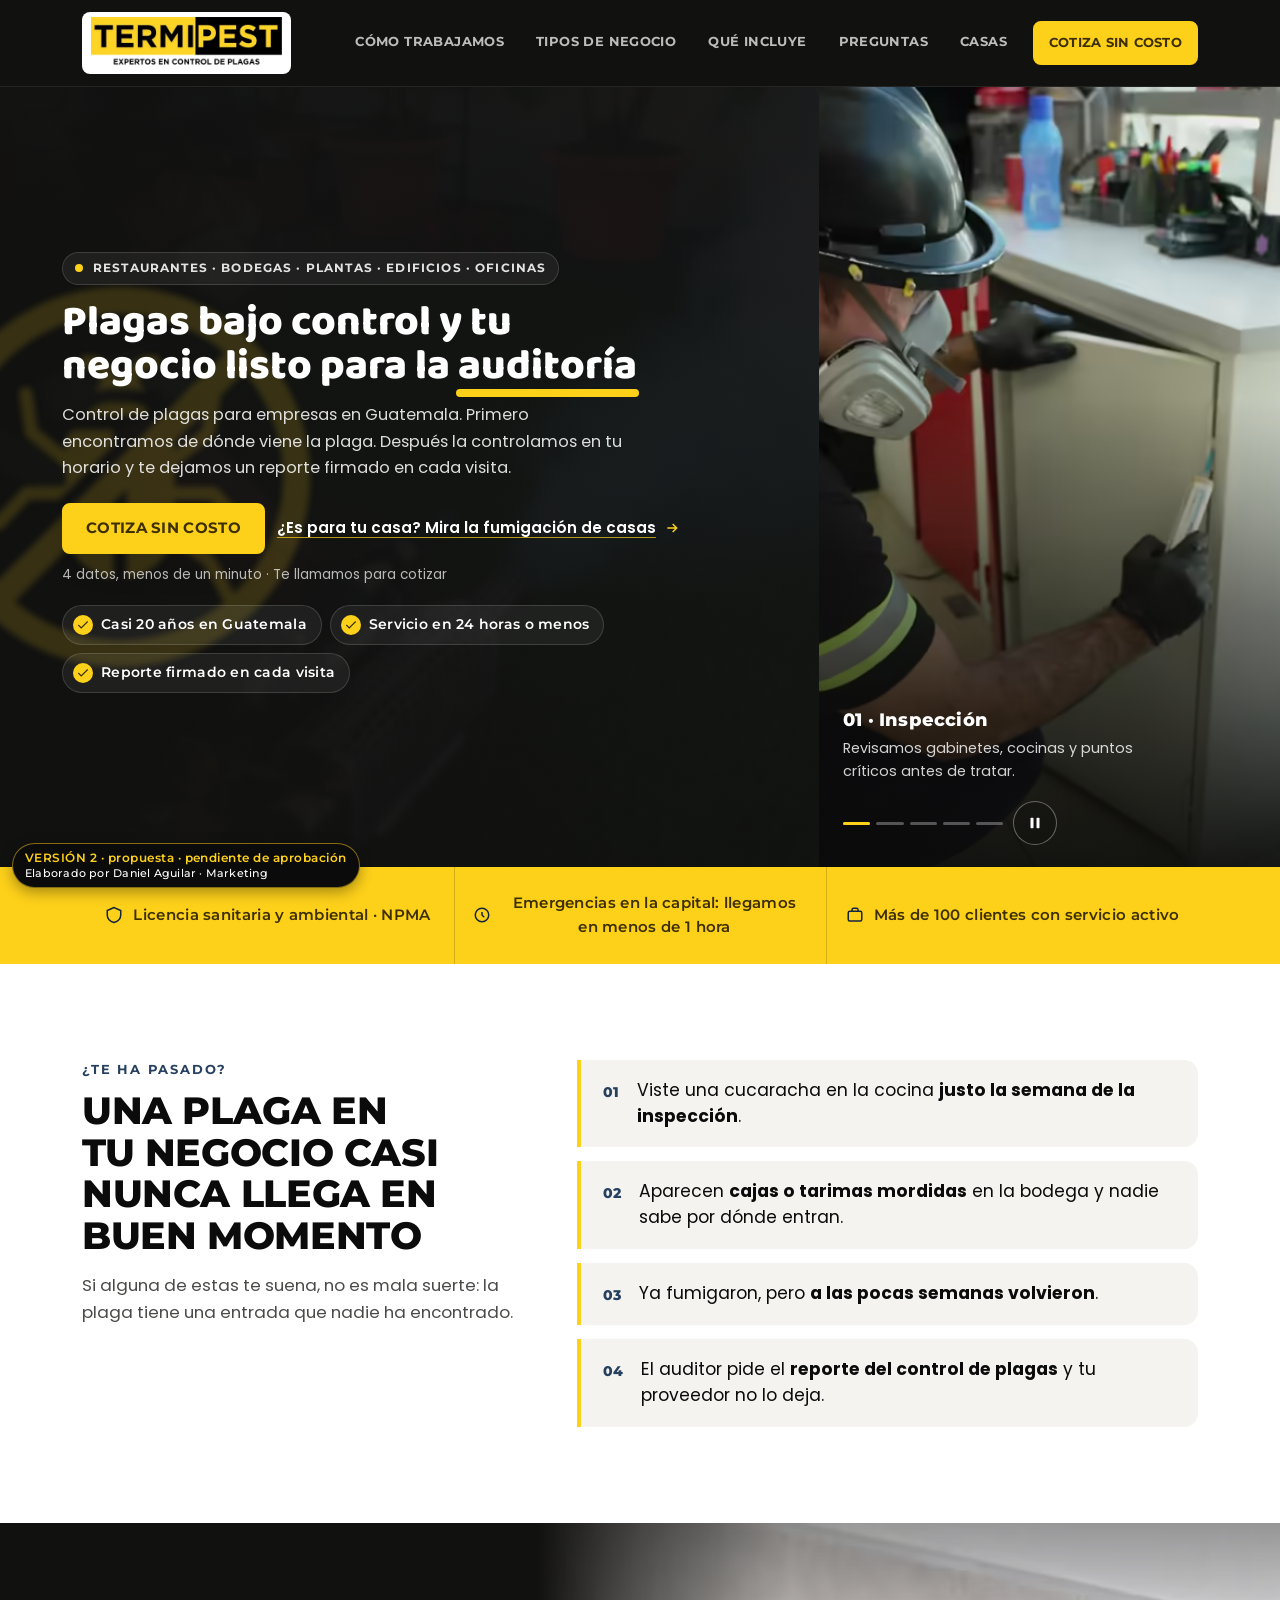
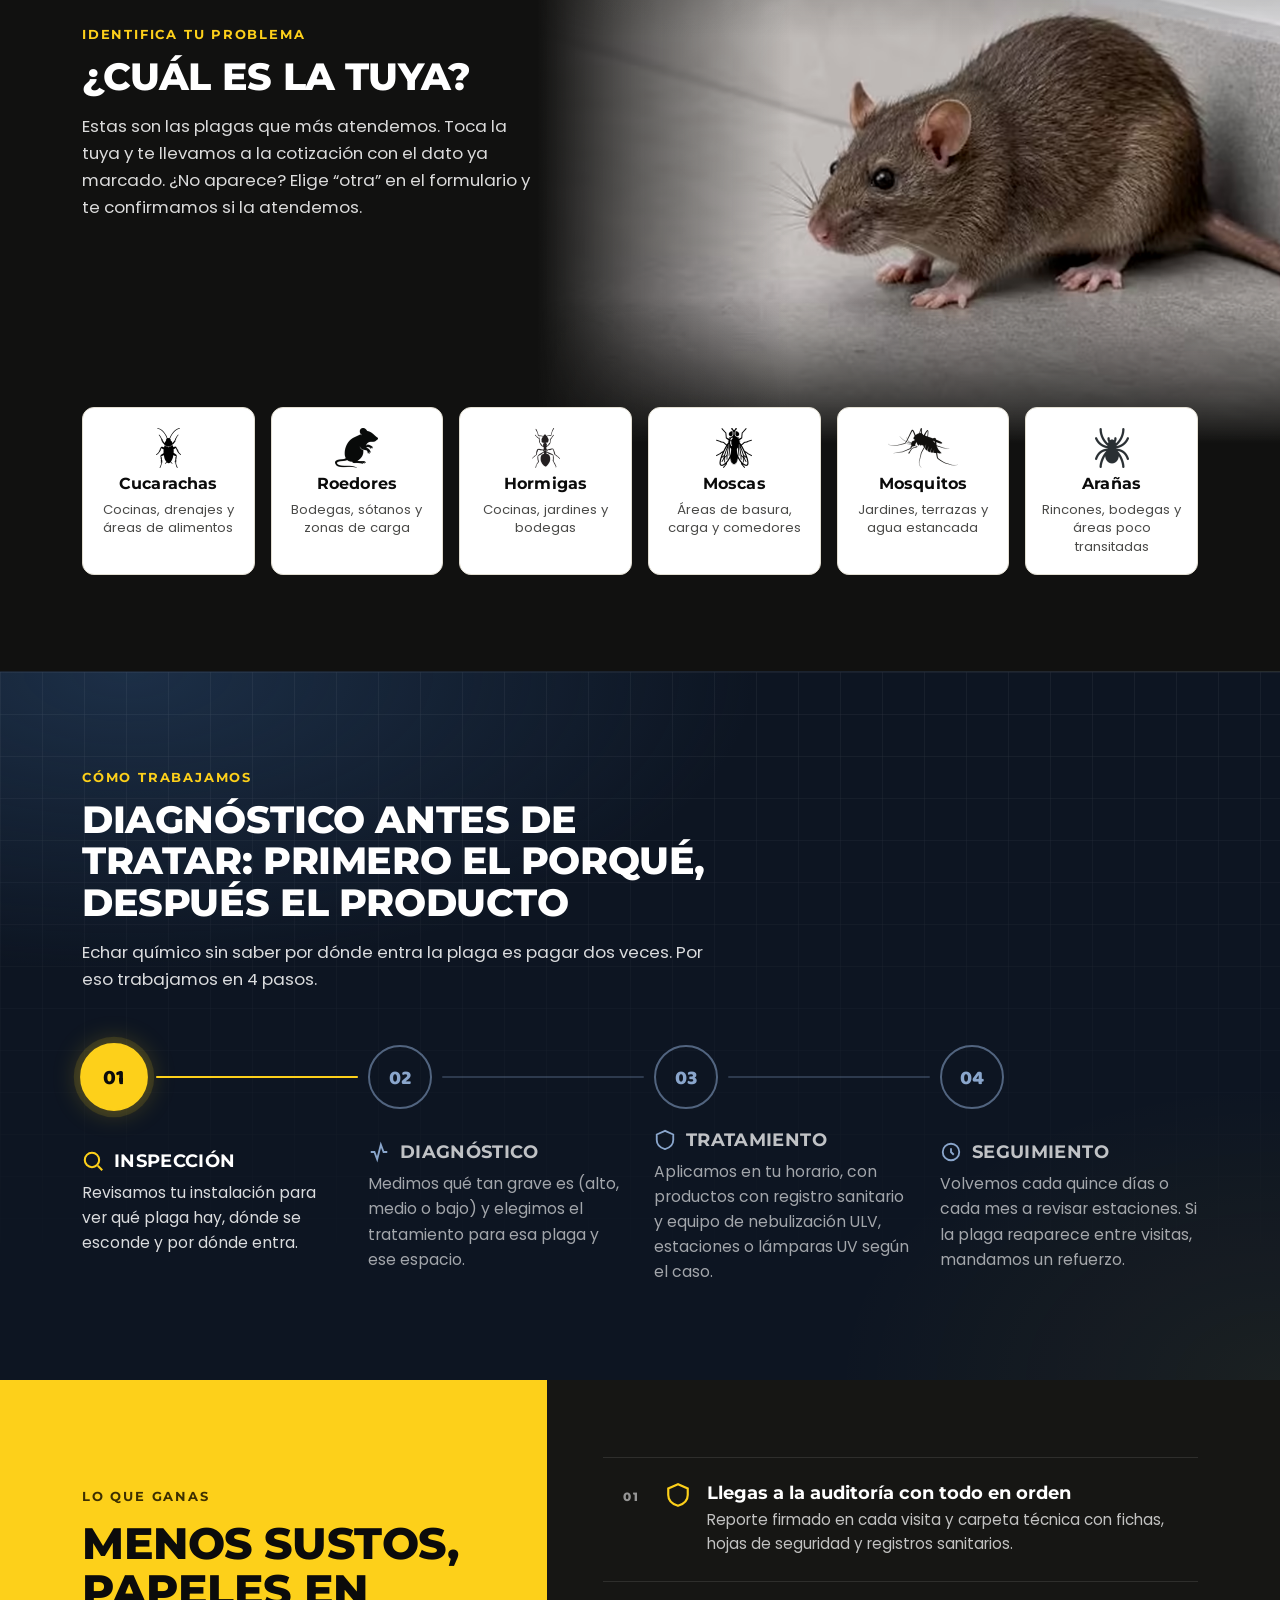
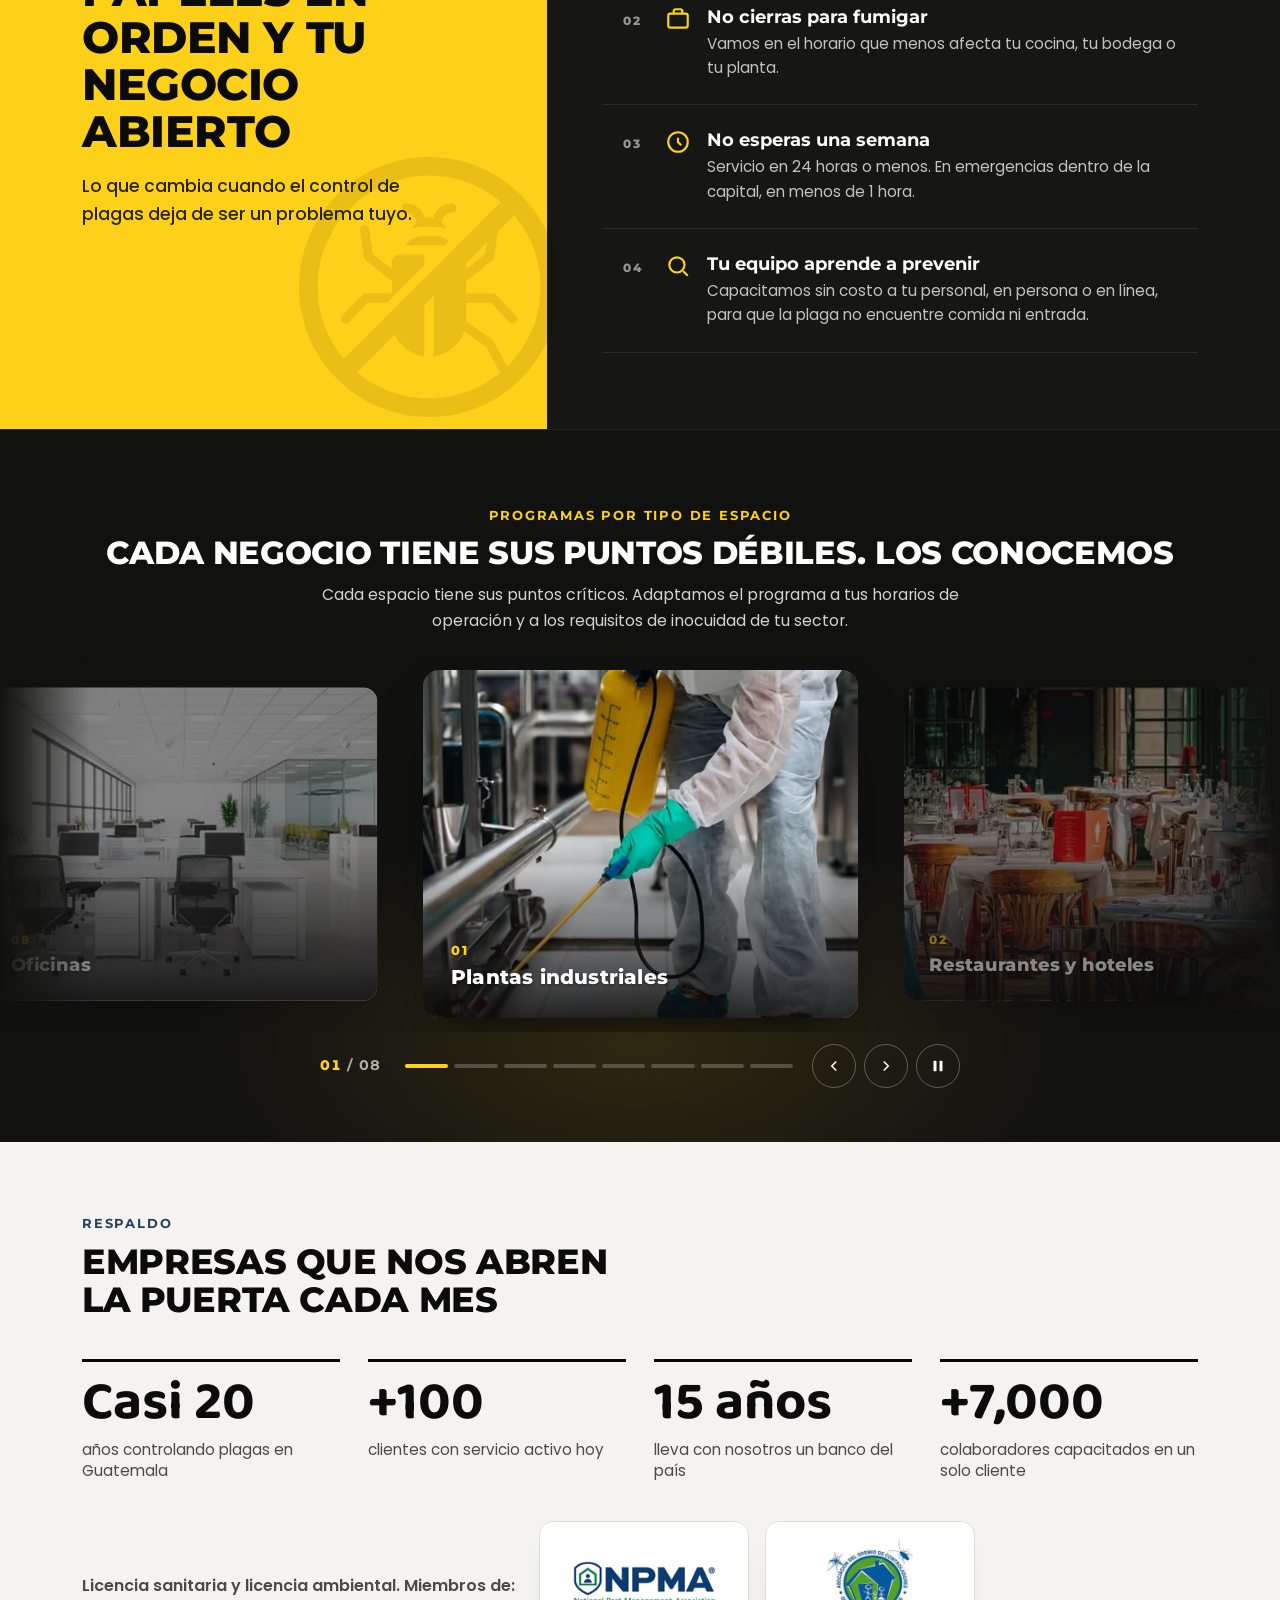
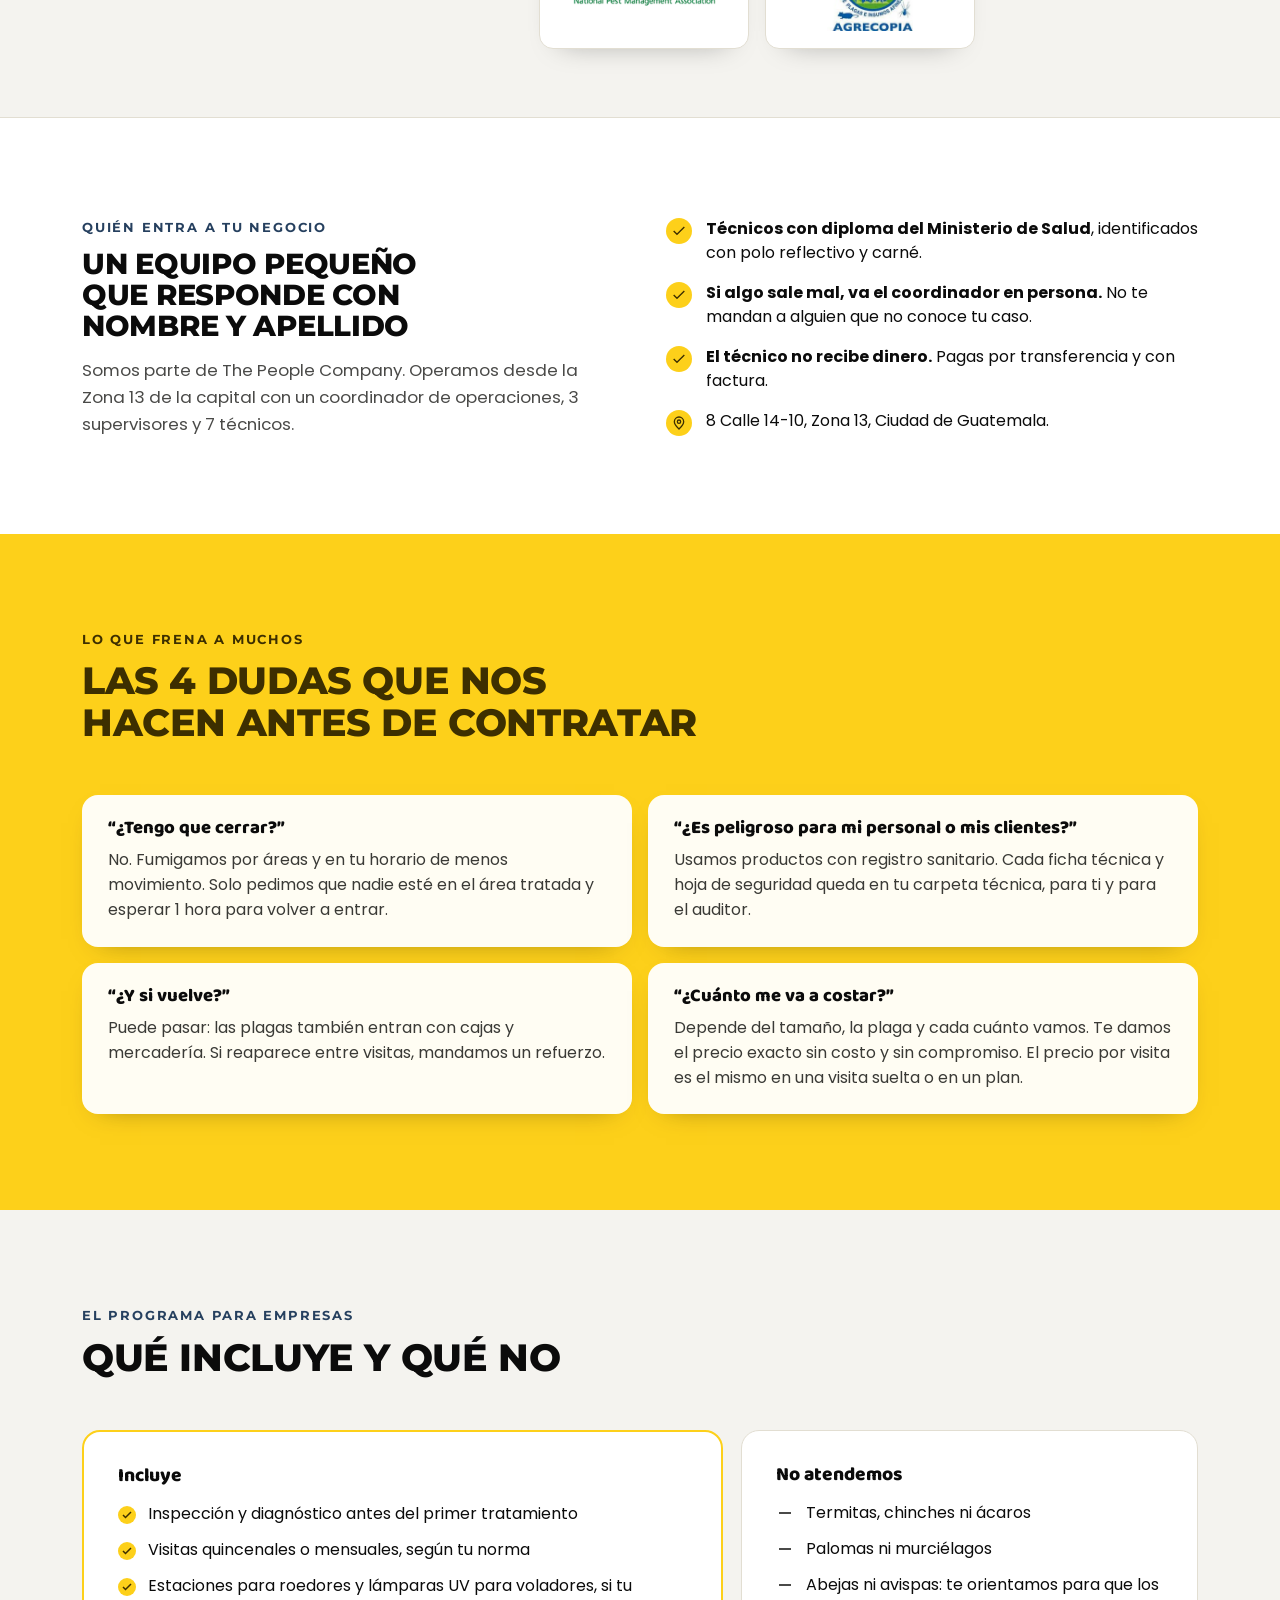
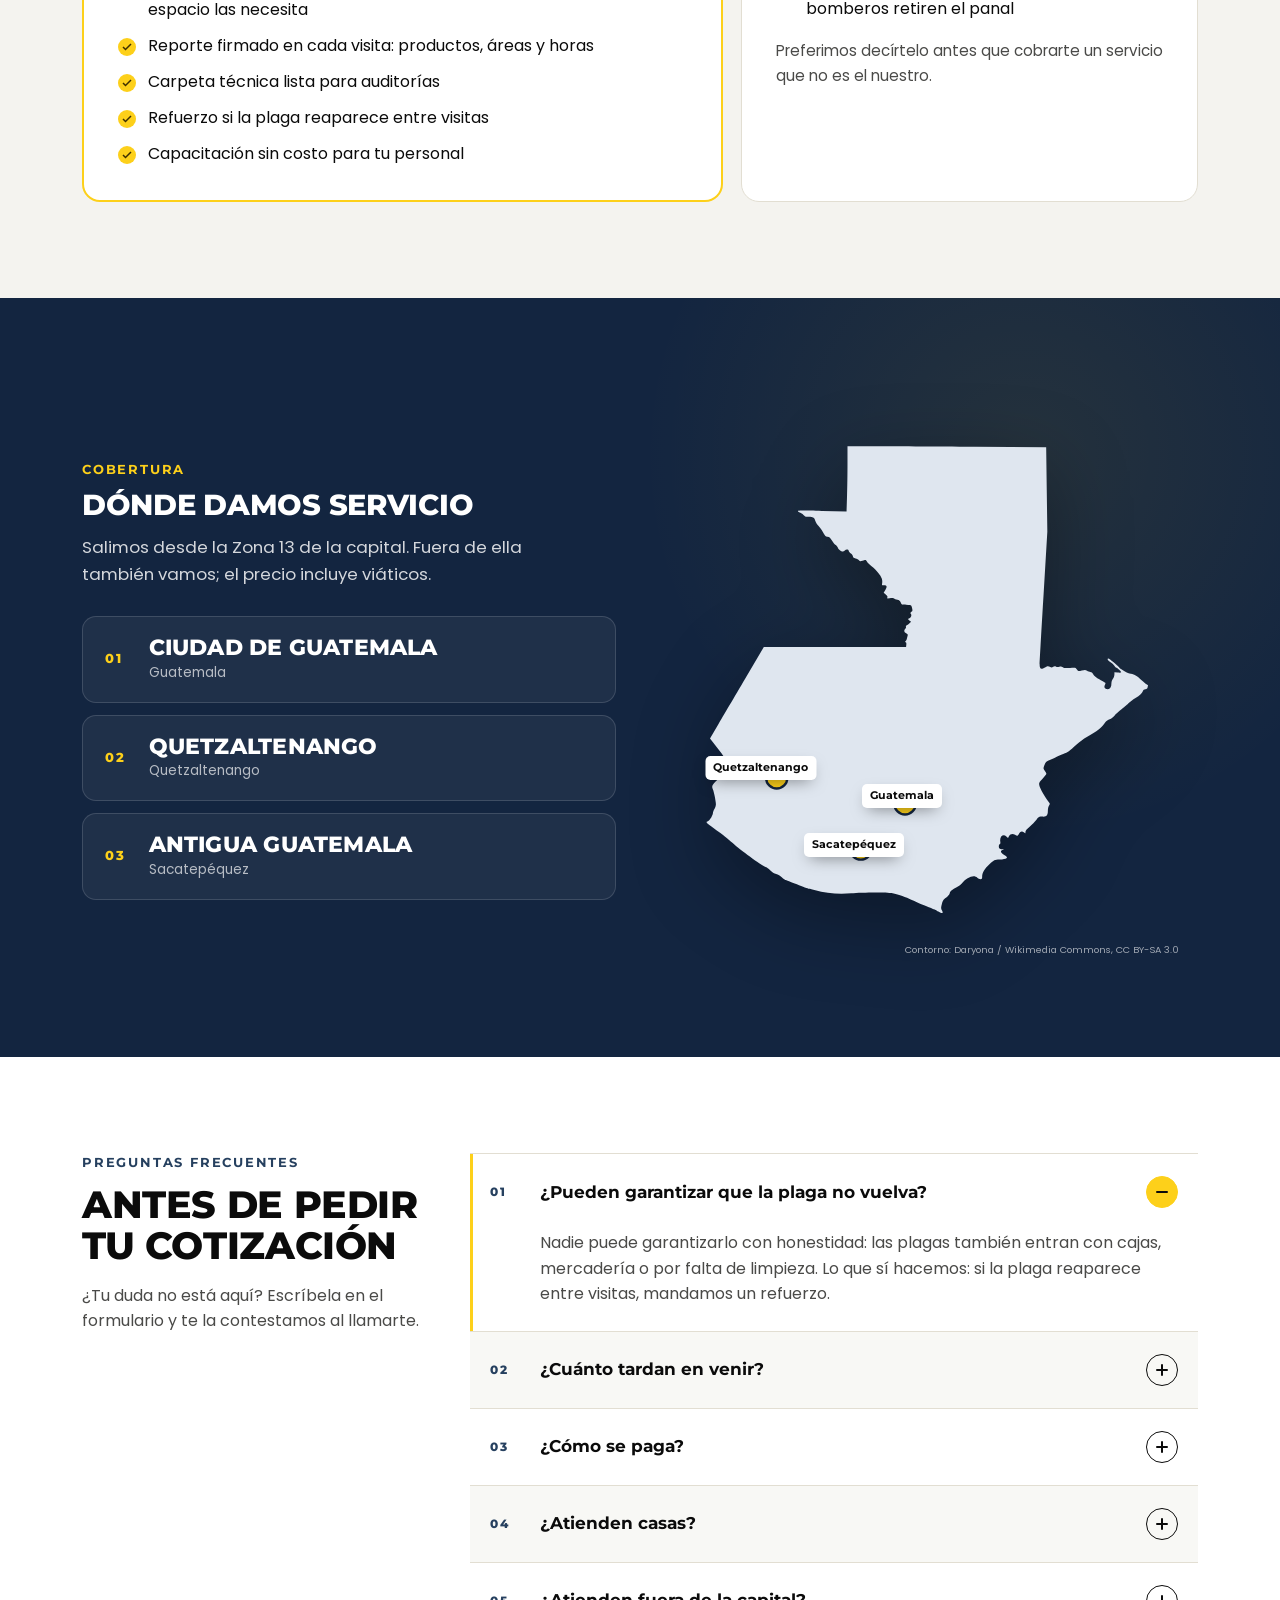
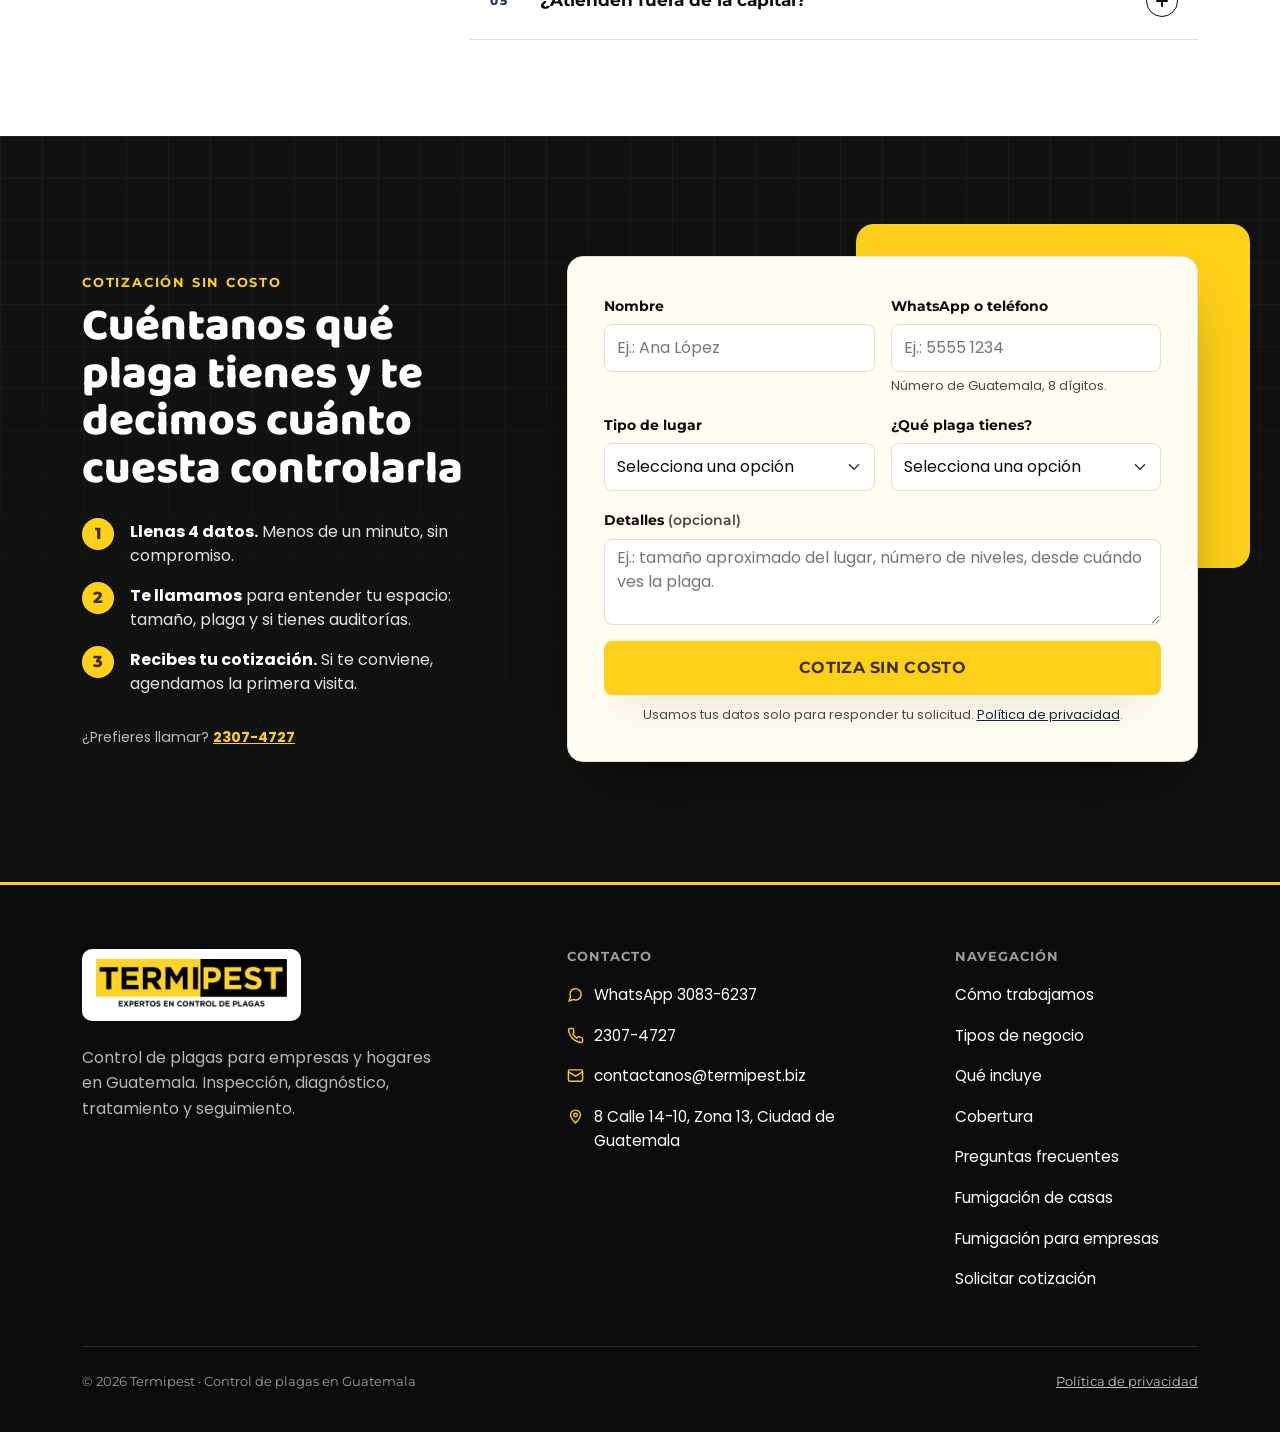
<file: v2/index.html>
<!doctype html>
<html lang="es">
<head>
  <meta charset="utf-8">
  <meta name="viewport" content="width=device-width, initial-scale=1">

  <title>Control de plagas para empresas en Guatemala | Termipest</title>
  <meta name="description" content="Control de plagas para restaurantes, bodegas, plantas, edificios y oficinas en Guatemala. Reporte firmado en cada visita, servicio en 24 horas y casi 20 años de experiencia. Cotización sin costo.">
  <!-- En un entorno de pruebas/staging público cambiar a "noindex, nofollow" para no duplicar el sitio actual. -->
  <meta name="robots" content="noindex, nofollow">
  <!-- Dominio final: www.termipestlatam.com (el host que Google ya tiene indexado). Si cambia, actualizar canonical, og:url, JSON-LD, robots.txt y sitemap.xml. -->
  <link rel="canonical" href="https://www.termipestlatam.com/">
  <meta name="theme-color" content="#111110">

  <!-- Open Graph / redes sociales -->
  <meta property="og:type" content="website">
  <meta property="og:locale" content="es_GT">
  <meta property="og:site_name" content="Termipest">
  <meta property="og:title" content="Control de plagas y fumigación en Guatemala | Termipest">
  <meta property="og:description" content="Control profesional de plagas para empresas y hogares en Guatemala. Inspección, diagnóstico, tratamiento y seguimiento.">
  <meta property="og:url" content="https://www.termipestlatam.com/">
  <meta property="og:image" content="https://www.termipestlatam.com/assets/images/og-termipest.jpg">
  <meta property="og:image:width" content="1200">
  <meta property="og:image:height" content="630">
  <meta property="og:image:alt" content="Técnico de Termipest aplicando nebulización en un jardín">
  <meta name="twitter:card" content="summary_large_image">
  <meta name="twitter:title" content="Control de plagas y fumigación en Guatemala | Termipest">
  <meta name="twitter:description" content="Control profesional de plagas para empresas y hogares en Guatemala.">
  <meta name="twitter:image" content="https://www.termipestlatam.com/assets/images/og-termipest.jpg">

  <!-- Favicon provisional: T negra sobre amarillo de marca (assets/icons). Reemplazar si Termipest tiene un isotipo oficial. -->
  <link rel="icon" href="assets/icons/favicon.svg" type="image/svg+xml">
  <link rel="icon" href="assets/icons/favicon-32.png" sizes="32x32" type="image/png">
  <link rel="apple-touch-icon" href="assets/icons/apple-touch-icon.png">

  <!-- Marca "js" antes del primer pintado para que las animaciones de entrada no parpadeen.
       Si se activa CSP, permitir este script por hash (ver docs/SEGURIDAD-Y-DESPLIEGUE.md). -->
  <script>document.documentElement.classList.add('js');</script>

  <link rel="preconnect" href="https://fonts.googleapis.com">
  <link rel="preconnect" href="https://fonts.gstatic.com" crossorigin>

  <link rel="stylesheet" href="assets/vendor/bootstrap-5.3.3/bootstrap.min.css">
  <link rel="stylesheet" href="https://fonts.googleapis.com/css2?family=Baloo+2:wght@800&family=Montserrat:wght@600;700;800&family=Poppins:wght@400;600&display=swap">
  <link rel="stylesheet" href="assets/css/styles.css">

  <!-- Datos estructurados: solo información que ya existe en el sitio.
       TODO: agregar cuando se confirmen: "geo" (coordenadas), "openingHoursSpecification",
       "sameAs" (Facebook, Instagram, LinkedIn, Google Business Profile) y "priceRange". -->
  <script type="application/ld+json">
  {
    "@context": "https://schema.org",
    "@graph": [
      {
        "@type": "LocalBusiness",
        "@id": "https://www.termipestlatam.com/#negocio",
        "name": "Termipest",
        "description": "Control de plagas para empresas y hogares en Guatemala: inspección, diagnóstico, tratamiento y seguimiento.",
        "url": "https://www.termipestlatam.com/",
        "logo": "https://www.termipestlatam.com/assets/images/logo-termipest-440.png",
        "image": "https://www.termipestlatam.com/assets/images/og-termipest.jpg",
        "telephone": "+502 3083-6237",
        "email": "contactanos@termipest.biz",
        "contactPoint": [
          { "@type": "ContactPoint", "contactType": "customer service", "telephone": "+502 3083-6237", "areaServed": "GT", "availableLanguage": "es", "description": "WhatsApp" },
          { "@type": "ContactPoint", "contactType": "customer service", "telephone": "+502 2307-4727", "areaServed": "GT", "availableLanguage": "es" }
        ],
        "hasOfferCatalog": {
          "@type": "OfferCatalog",
          "name": "Programas de fumigación y control de plagas",
          "itemListElement": [
            { "@type": "Offer", "itemOffered": { "@type": "Service", "name": "Control de plagas para plantas industriales" } },
            { "@type": "Offer", "itemOffered": { "@type": "Service", "name": "Control de plagas para restaurantes y hoteles" } },
            { "@type": "Offer", "itemOffered": { "@type": "Service", "name": "Control de plagas para bodegas" } },
            { "@type": "Offer", "itemOffered": { "@type": "Service", "name": "Control de plagas para centros comerciales" } },
            { "@type": "Offer", "itemOffered": { "@type": "Service", "name": "Control de plagas para torres de apartamentos" } },
            { "@type": "Offer", "itemOffered": { "@type": "Service", "name": "Control de plagas para residenciales y colonias" } },
            { "@type": "Offer", "itemOffered": { "@type": "Service", "name": "Control de plagas para hospitales y clínicas" } },
            { "@type": "Offer", "itemOffered": { "@type": "Service", "name": "Control de plagas para oficinas" } }
          ]
        },
        "knowsAbout": ["Cucarachas", "Roedores", "Hormigas", "Moscas", "Mosquitos", "Arañas"],
        "address": {
          "@type": "PostalAddress",
          "streetAddress": "8 Calle 14-10, Zona 13",
          "addressLocality": "Ciudad de Guatemala",
          "addressCountry": "GT"
        },
        "areaServed": [
          { "@type": "City", "name": "Ciudad de Guatemala" },
          { "@type": "City", "name": "Quetzaltenango" },
          { "@type": "City", "name": "Antigua Guatemala" }
        ],
        "memberOf": [
          { "@type": "Organization", "name": "NPMA — National Pest Management Association" },
          { "@type": "Organization", "name": "AGRECOPIA — Asociación del Gremio de Controladores de Plagas e Insumos Afines" }
        ]
      },
      {
        "@type": "WebSite",
        "@id": "https://www.termipestlatam.com/#sitio",
        "url": "https://www.termipestlatam.com/",
        "name": "Termipest",
        "inLanguage": "es",
        "publisher": { "@id": "https://www.termipestlatam.com/#negocio" }
      },
      {
        "@type": "FAQPage",
        "mainEntity": [
          { "@type": "Question", "name": "¿Pueden garantizar que la plaga no vuelva?", "acceptedAnswer": { "@type": "Answer", "text": "Nadie puede garantizarlo con honestidad: las plagas también entran con cajas, mercadería o por falta de limpieza. Lo que sí hacemos: si la plaga reaparece entre visitas, mandamos un refuerzo." } },
          { "@type": "Question", "name": "¿Cuánto tardan en venir?", "acceptedAnswer": { "@type": "Answer", "text": "Normalmente atendemos en 24 horas o menos. En emergencias dentro de la capital llegamos en menos de 1 hora. De lunes a jueves hay más disponibilidad." } },
          { "@type": "Question", "name": "¿Cómo se paga?", "acceptedAnswer": { "@type": "Answer", "text": "Por transferencia bancaria y con factura. Por seguridad, nuestros técnicos no reciben efectivo ni cheques." } },
          { "@type": "Question", "name": "¿Atienden casas?", "acceptedAnswer": { "@type": "Answer", "text": "Sí. Las casas tienen sus propias indicaciones, por ejemplo el tiempo que las mascotas deben estar fuera. Las explicamos en la página de fumigación de casas." } },
          { "@type": "Question", "name": "¿Atienden fuera de la capital?", "acceptedAnswer": { "@type": "Answer", "text": "Sí, en Quetzaltenango y Antigua Guatemala, y evaluamos otros lugares. Fuera de la capital el precio incluye viáticos." } }
        ]
      }
    ]
  }
  </script>
</head>
<body>

<!-- Íconos reutilizables (se usan con <svg><use href="#id"></use></svg>) -->
<svg xmlns="http://www.w3.org/2000/svg" class="d-none" aria-hidden="true">
  <symbol id="i-wa" viewBox="0 0 24 24"><path fill="currentColor" d="M12.04 2C6.58 2 2.13 6.45 2.13 11.91c0 1.85.5 3.58 1.4 5.1L2 22l5.13-1.5a9.9 9.9 0 0 0 4.9 1.3h.01c5.46 0 9.91-4.45 9.91-9.9C21.95 6.45 17.5 2 12.04 2Zm5.8 14.1c-.24.68-1.4 1.3-1.94 1.38-.5.08-1.12.11-1.8-.12-.42-.14-.95-.31-1.65-.6-2.9-1.25-4.8-4.17-4.94-4.36-.14-.2-1.18-1.57-1.18-3 0-1.42.75-2.12 1.02-2.41.27-.3.58-.37.78-.37h.55c.18 0 .42-.07.65.5.24.6.82 2.06.89 2.2.07.15.12.32.02.52-.1.2-.15.32-.3.5-.14.17-.3.38-.43.5-.14.14-.29.29-.13.57.17.28.75 1.24 1.61 2 1.11.99 2.04 1.3 2.32 1.44.28.14.44.12.6-.07.17-.2.72-.84.91-1.13.19-.28.38-.23.63-.14.26.1 1.64.77 1.92.91.28.14.47.21.54.33.07.12.07.68-.17 1.35Z"/></symbol>
  <symbol id="i-check" viewBox="0 0 24 24"><path fill="none" stroke="currentColor" stroke-width="2" d="M20 6 9 17l-5-5"/></symbol>
  <symbol id="i-shield" viewBox="0 0 24 24"><path fill="none" stroke="currentColor" stroke-width="2" d="M12 2 3 6v6c0 5 4 8.5 9 10 5-1.5 9-5 9-10V6l-9-4Z"/></symbol>
  <symbol id="i-steps" viewBox="0 0 24 24"><path fill="none" stroke="currentColor" stroke-width="2" d="M3 12h4l3 8 4-16 3 8h4"/></symbol>
  <symbol id="i-chat" viewBox="0 0 24 24"><path fill="none" stroke="currentColor" stroke-width="2" d="M3 21l1.9-5.7A8 8 0 1 1 8.7 19L3 21Z"/></symbol>
  <symbol id="i-clock" viewBox="0 0 24 24"><g fill="none" stroke="currentColor" stroke-width="2"><path d="M12 8v4l3 3"/><circle cx="12" cy="12" r="9"/></g></symbol>
  <symbol id="i-search" viewBox="0 0 24 24"><g fill="none" stroke="currentColor" stroke-width="2"><circle cx="11" cy="11" r="7"/><path d="m21 21-4.3-4.3"/></g></symbol>
  <symbol id="i-briefcase" viewBox="0 0 24 24"><g fill="none" stroke="currentColor" stroke-width="2"><rect x="3" y="7" width="18" height="13" rx="2"/><path d="M8 7V5a2 2 0 0 1 2-2h4a2 2 0 0 1 2 2v2"/></g></symbol>
  <symbol id="i-pin" viewBox="0 0 24 24"><g fill="none" stroke="currentColor" stroke-width="2"><path d="M12 21s-7-6.5-7-11a7 7 0 0 1 14 0c0 4.5-7 11-7 11Z"/><circle cx="12" cy="10" r="2.5"/></g></symbol>
  <symbol id="i-phone" viewBox="0 0 24 24"><path fill="none" stroke="currentColor" stroke-width="2" d="M22 16.9v3a2 2 0 0 1-2.2 2 19.8 19.8 0 0 1-8.6-3 19.5 19.5 0 0 1-6-6 19.8 19.8 0 0 1-3-8.7A2 2 0 0 1 4.1 2h3a2 2 0 0 1 2 1.7c.1.9.3 1.8.6 2.7a2 2 0 0 1-.5 2.1L8 9.7a16 16 0 0 0 6 6l1.2-1.2a2 2 0 0 1 2.1-.5c.9.3 1.8.5 2.7.6a2 2 0 0 1 1.7 2Z"/></symbol>
  <symbol id="i-mail" viewBox="0 0 24 24"><g fill="none" stroke="currentColor" stroke-width="2"><rect x="2" y="4" width="20" height="16" rx="2"/><path d="m2 7 10 6 10-6"/></g></symbol>
  <symbol id="i-arrow" viewBox="0 0 24 24"><path fill="none" stroke="currentColor" stroke-width="2.2" d="M5 12h14M13 6l6 6-6 6"/></symbol>
  <symbol id="i-chev-l" viewBox="0 0 24 24"><path fill="none" stroke="currentColor" stroke-width="2" d="m15 18-6-6 6-6"/></symbol>
  <symbol id="i-chev-r" viewBox="0 0 24 24"><path fill="none" stroke="currentColor" stroke-width="2" d="m9 18 6-6-6-6"/></symbol>
  <symbol id="i-pause" viewBox="0 0 24 24"><g fill="currentColor"><rect x="6" y="5" width="4" height="14" rx="1"/><rect x="14" y="5" width="4" height="14" rx="1"/></g></symbol>
  <symbol id="i-play" viewBox="0 0 24 24"><path fill="currentColor" d="M8 5.5v13a1 1 0 0 0 1.5.86l10.5-6.5a1 1 0 0 0 0-1.72L9.5 4.64A1 1 0 0 0 8 5.5Z"/></symbol>
  <symbol id="i-up" viewBox="0 0 24 24"><path fill="none" stroke="currentColor" stroke-width="2.4" stroke-linecap="round" stroke-linejoin="round" d="M12 19V5M5 12l7-7 7 7"/></symbol>
  <symbol id="i-menu" viewBox="0 0 24 24"><path fill="none" stroke="currentColor" stroke-width="2.2" stroke-linecap="round" d="M4 7h16M4 12h16M4 17h16"/></symbol>
</svg>

<a class="skip-link" href="#contenido">Saltar al contenido</a>

<!-- ============ HEADER ============ -->
<header class="site-header">
  <nav class="navbar navbar-expand-lg" aria-label="Navegación principal">
    <div class="container">
      <a class="navbar-brand" href="#inicio">
        <picture>
          <source type="image/webp" srcset="assets/images/logo-termipest-440.webp">
          <img src="assets/images/logo-termipest-440.png" width="440" height="120" alt="Termipest — Expertos en control de plagas" class="brand-logo">
        </picture>
      </a>

      <button class="navbar-toggler menu-toggle" type="button" data-bs-toggle="offcanvas" data-bs-target="#menuPrincipal"
              aria-controls="menuPrincipal" aria-label="Abrir menú">
        <svg aria-hidden="true"><use href="#i-menu"></use></svg>
      </button>

      <div class="offcanvas offcanvas-end site-menu" tabindex="-1" id="menuPrincipal" aria-labelledby="menuPrincipalTitulo">
        <div class="offcanvas-header">
          <p class="offcanvas-title" id="menuPrincipalTitulo">Menú</p>
          <button type="button" class="btn-close" data-bs-dismiss="offcanvas" aria-label="Cerrar menú"></button>
        </div>
        <div class="offcanvas-body">
          <ul class="navbar-nav ms-lg-auto">
            <li class="nav-item"><a class="nav-link" href="#proceso">Cómo trabajamos</a></li>
            <li class="nav-item"><a class="nav-link" href="#servicios">Tipos de negocio</a></li>
            <li class="nav-item"><a class="nav-link" href="#incluye">Qué incluye</a></li>
            <li class="nav-item"><a class="nav-link" href="#preguntas">Preguntas</a></li>
            <li class="nav-item"><a class="nav-link" href="fumigacion-de-casas/">Casas</a></li>
          </ul>
          <a class="btn btn-primary nav-cta" href="#cotizacion" data-track="click_quote" data-track-location="header">Cotiza sin costo</a>
          <div class="menu-contact d-lg-none">
            <a href="tel:+50223074727" data-track="click_phone" data-track-location="menu">
              <svg aria-hidden="true"><use href="#i-phone"></use></svg>¿Prefieres llamar? 2307-4727
            </a>
          </div>
        </div>
      </div>
    </div>
  </nav>
</header>

<main id="contenido">

  <!-- ============ 1 · HERO · ¿Esto es para mí? Un deseo: que la plaga no te cueste una auditoría ni un cliente ============ -->
  <section class="hero" id="inicio" aria-labelledby="hero-titulo">
    <div class="hero-bg" aria-hidden="true">
      <picture>
        <source type="image/avif" srcset="assets/images/hero-fondo-1000.avif">
        <source type="image/webp" srcset="assets/images/hero-fondo-1000.webp">
        <img src="assets/images/hero-fondo-1000.jpg" width="1000" height="1000" alt="" fetchpriority="low" decoding="async">
      </picture>
    </div>

    <div class="hero-text-col">
      <picture class="hero-seal" aria-hidden="true">
        <source type="image/webp" srcset="assets/images/sello-sin-plagas-400.webp">
        <img src="assets/images/sello-sin-plagas-400.png" width="400" height="400" alt="" fetchpriority="low" decoding="async">
      </picture>

      <p class="eyebrow hero-kicker h-anim"><span class="hero-kicker-dot" aria-hidden="true"></span>Restaurantes · bodegas · plantas · edificios · oficinas</p>
      <h1 id="hero-titulo" class="h-anim h-anim-1">Plagas bajo control y tu negocio listo para la <span class="hero-mark">auditoría</span></h1>
      <p class="lede h-anim h-anim-2">Control de plagas para empresas en Guatemala. Primero encontramos de dónde viene la plaga. Después la controlamos en tu horario y te dejamos un reporte firmado en cada visita.</p>

      <div class="hero-cta h-anim h-anim-3">
        <a class="btn btn-primary btn-lg-cta" href="#cotizacion" data-track="click_quote" data-track-location="hero">Cotiza sin costo</a>
        <a class="hero-alt-link" href="fumigacion-de-casas/">¿Es para tu casa? Mira la fumigación de casas<svg aria-hidden="true"><use href="#i-arrow"></use></svg></a>
      </div>
      <p class="hero-note h-anim h-anim-3">4 datos, menos de un minuto · Te llamamos para cotizar</p>

      <ul class="hero-badges h-anim h-anim-4">
        <li class="hero-badge"><svg aria-hidden="true"><use href="#i-check"></use></svg>Casi 20 años en Guatemala</li>
        <li class="hero-badge"><svg aria-hidden="true"><use href="#i-check"></use></svg>Servicio en 24 horas o menos</li>
        <li class="hero-badge"><svg aria-hidden="true"><use href="#i-check"></use></svg>Reporte firmado en cada visita</li>
      </ul>
    </div>

    <!-- Carrusel de fotos: Bootstrap Carousel (fade) con estilo propio -->
    <div id="heroCarousel" class="carousel slide carousel-fade hero-media" role="region"
         aria-roledescription="carrusel" aria-label="Fotos de nuestro equipo en servicio">
      <div class="carousel-inner" aria-live="off">
        <div class="carousel-item active" role="group" aria-roledescription="diapositiva" aria-label="1 de 5">
          <picture>
            <source type="image/avif" sizes="(min-width: 992px) 36vw, 100vw" srcset="assets/images/hero-inspeccion-480.avif 480w, assets/images/hero-inspeccion-800.avif 800w">
            <source type="image/webp" sizes="(min-width: 992px) 36vw, 100vw" srcset="assets/images/hero-inspeccion-480.webp 480w, assets/images/hero-inspeccion-800.webp 800w">
            <img src="assets/images/hero-inspeccion-800.jpg" sizes="(min-width: 992px) 36vw, 100vw" srcset="assets/images/hero-inspeccion-480.jpg 480w, assets/images/hero-inspeccion-800.jpg 800w"
                 width="800" height="1197" fetchpriority="high" alt="Técnico de Termipest inspeccionando el interior de un gabinete con linterna">
          </picture>
          <div class="hero-caption">
            <p class="cap-step">01 · Inspección</p>
            <p class="cap-text">Revisamos gabinetes, cocinas y puntos críticos antes de tratar.</p>
          </div>
        </div>
        <div class="carousel-item" role="group" aria-roledescription="diapositiva" aria-label="2 de 5">
          <picture>
            <source type="image/avif" sizes="(min-width: 992px) 36vw, 100vw" srcset="assets/images/hero-aplicacion-480.avif 480w, assets/images/hero-aplicacion-800.avif 800w">
            <source type="image/webp" sizes="(min-width: 992px) 36vw, 100vw" srcset="assets/images/hero-aplicacion-480.webp 480w, assets/images/hero-aplicacion-800.webp 800w">
            <img src="assets/images/hero-aplicacion-800.jpg" sizes="(min-width: 992px) 36vw, 100vw" srcset="assets/images/hero-aplicacion-480.jpg 480w, assets/images/hero-aplicacion-800.jpg 800w"
                 width="800" height="1197" fetchpriority="low" decoding="async" alt="Técnico de Termipest aplicando tratamiento a lo largo de un pasillo de oficinas">
          </picture>
          <div class="hero-caption">
            <p class="cap-step">02 · Aplicación dirigida</p>
            <p class="cap-text">Tratamiento en zócalos, pasillos y oficinas sin detener tu operación.</p>
          </div>
        </div>
        <div class="carousel-item" role="group" aria-roledescription="diapositiva" aria-label="3 de 5">
          <picture>
            <source type="image/avif" sizes="(min-width: 992px) 36vw, 100vw" srcset="assets/images/hero-nebulizacion-480.avif 480w, assets/images/hero-nebulizacion-900.avif 900w">
            <source type="image/webp" sizes="(min-width: 992px) 36vw, 100vw" srcset="assets/images/hero-nebulizacion-480.webp 480w, assets/images/hero-nebulizacion-900.webp 900w">
            <img src="assets/images/hero-nebulizacion-900.jpg" sizes="(min-width: 992px) 36vw, 100vw" srcset="assets/images/hero-nebulizacion-480.jpg 480w, assets/images/hero-nebulizacion-900.jpg 900w"
                 width="900" height="900" fetchpriority="low" decoding="async" class="obj-nebulizacion" alt="Técnico de Termipest nebulizando un jardín con equipo termonebulizador">
          </picture>
          <div class="hero-caption">
            <p class="cap-step">03 · Nebulización</p>
            <p class="cap-text">Niebla fina que alcanza follaje y rincones donde se refugian mosquitos y plagas voladoras.</p>
          </div>
        </div>
        <div class="carousel-item" role="group" aria-roledescription="diapositiva" aria-label="4 de 5">
          <picture>
            <source type="image/avif" sizes="(min-width: 992px) 36vw, 100vw" srcset="assets/images/hero-sanitizacion-480.avif 480w, assets/images/hero-sanitizacion-800.avif 800w">
            <source type="image/webp" sizes="(min-width: 992px) 36vw, 100vw" srcset="assets/images/hero-sanitizacion-480.webp 480w, assets/images/hero-sanitizacion-800.webp 800w">
            <img src="assets/images/hero-sanitizacion-800.jpg" sizes="(min-width: 992px) 36vw, 100vw" srcset="assets/images/hero-sanitizacion-480.jpg 480w, assets/images/hero-sanitizacion-800.jpg 800w"
                 width="800" height="1197" fetchpriority="low" decoding="async" alt="Técnico de Termipest con traje de protección sanitizando una oficina">
          </picture>
          <div class="hero-caption">
            <p class="cap-step">04 · Sanitización</p>
            <p class="cap-text">Desinfección de oficinas y áreas de trabajo con equipo de protección completo.</p>
          </div>
        </div>
        <div class="carousel-item" role="group" aria-roledescription="diapositiva" aria-label="5 de 5">
          <picture>
            <source type="image/avif" sizes="(min-width: 992px) 36vw, 100vw" srcset="assets/images/hero-exteriores-480.avif 480w, assets/images/hero-exteriores-800.avif 800w">
            <source type="image/webp" sizes="(min-width: 992px) 36vw, 100vw" srcset="assets/images/hero-exteriores-480.webp 480w, assets/images/hero-exteriores-800.webp 800w">
            <img src="assets/images/hero-exteriores-800.jpg" sizes="(min-width: 992px) 36vw, 100vw" srcset="assets/images/hero-exteriores-480.jpg 480w, assets/images/hero-exteriores-800.jpg 800w"
                 width="800" height="1197" fetchpriority="low" decoding="async" alt="Técnico de Termipest aplicando control con bomba de espalda en una terraza">
          </picture>
          <div class="hero-caption">
            <p class="cap-step">05 · Áreas exteriores</p>
            <p class="cap-text">Control en terrazas, jardines y áreas verdes del inmueble.</p>
          </div>
        </div>
      </div>

      <div class="hero-controls">
        <div class="carousel-indicators hero-indicators">
          <button type="button" data-bs-target="#heroCarousel" data-bs-slide-to="0" class="active" aria-current="true" aria-label="Foto 1: Inspección"></button>
          <button type="button" data-bs-target="#heroCarousel" data-bs-slide-to="1" aria-label="Foto 2: Aplicación dirigida"></button>
          <button type="button" data-bs-target="#heroCarousel" data-bs-slide-to="2" aria-label="Foto 3: Nebulización"></button>
          <button type="button" data-bs-target="#heroCarousel" data-bs-slide-to="3" aria-label="Foto 4: Sanitización"></button>
          <button type="button" data-bs-target="#heroCarousel" data-bs-slide-to="4" aria-label="Foto 5: Áreas exteriores"></button>
        </div>
        <button type="button" class="hero-toggle" aria-label="Pausar fotos">
          <svg class="icon-pause" aria-hidden="true"><use href="#i-pause"></use></svg>
          <svg class="icon-play" aria-hidden="true"><use href="#i-play"></use></svg>
        </button>
      </div>
    </div>
  </section>

  <!-- ============ 02 · FRANJA DE CONFIANZA ============ -->
  <div class="trust">
    <div class="container">
      <ul class="row row-cols-1 row-cols-md-3 g-0 trust-list">
        <li class="col trust-item"><svg aria-hidden="true"><use href="#i-shield"></use></svg>Licencia sanitaria y ambiental · NPMA</li>
        <li class="col trust-item"><svg aria-hidden="true"><use href="#i-clock"></use></svg>Emergencias en la capital: llegamos en menos de 1 hora</li>
        <li class="col trust-item"><svg aria-hidden="true"><use href="#i-briefcase"></use></svg>Más de 100 clientes con servicio activo</li>
      </ul>
    </div>
  </div>

  <!-- ============ 2 · EL PROBLEMA · ¿Me entienden? ============ -->
  <section id="problema" class="section prob-sec" aria-labelledby="problema-titulo">
    <div class="container">
      <div class="prob-grid">
        <div class="sec-head reveal">
          <span class="eyebrow">¿Te ha pasado?</span>
          <h2 id="problema-titulo">Una plaga en tu negocio casi nunca llega en buen momento</h2>
          <p>Si alguna de estas te suena, no es mala suerte: la plaga tiene una entrada que nadie ha encontrado.</p>
        </div>
        <ul class="prob-list stagger">
          <li class="prob-item reveal"><span class="prob-n" aria-hidden="true">01</span><p>Viste una cucaracha en la cocina <strong>justo la semana de la inspección</strong>.</p></li>
          <li class="prob-item reveal"><span class="prob-n" aria-hidden="true">02</span><p>Aparecen <strong>cajas o tarimas mordidas</strong> en la bodega y nadie sabe por dónde entran.</p></li>
          <li class="prob-item reveal"><span class="prob-n" aria-hidden="true">03</span><p>Ya fumigaron, pero <strong>a las pocas semanas volvieron</strong>.</p></li>
          <li class="prob-item reveal"><span class="prob-n" aria-hidden="true">04</span><p>El auditor pide el <strong>reporte del control de plagas</strong> y tu proveedor no lo deja.</p></li>
        </ul>
      </div>
    </div>
  </section>

  <!-- ============ 2b · ¿QUÉ PLAGA TIENES? (sigue el problema, con sus palabras) ============ -->
  <section id="plagas" class="section plagas-sec" aria-labelledby="plagas-titulo">
    <picture class="plagas-bg" aria-hidden="true">
      <source type="image/avif" sizes="100vw" srcset="assets/images/plagas-fondo-800.avif 800w, assets/images/plagas-fondo-1400.avif 1400w">
      <source type="image/webp" sizes="100vw" srcset="assets/images/plagas-fondo-800.webp 800w, assets/images/plagas-fondo-1400.webp 1400w">
      <img src="assets/images/plagas-fondo-1400.jpg" sizes="100vw" srcset="assets/images/plagas-fondo-800.jpg 800w, assets/images/plagas-fondo-1400.jpg 1400w"
           width="1400" height="700" alt="" loading="lazy" decoding="async">
    </picture>
    <div class="plagas-bg-gradient" aria-hidden="true"></div>

    <div class="container position-relative">
      <div class="sec-head sec-head-inverse plagas-head reveal">
        <span class="eyebrow">Identifica tu problema</span>
        <h2 id="plagas-titulo">¿Cuál es la tuya?</h2>
        <p>Estas son las plagas que más atendemos. Toca la tuya y te llevamos a la cotización con el dato ya marcado. ¿No aparece? Elige “otra” en el formulario y te confirmamos si la atendemos.</p>
      </div>

      <!-- Nota: Termipest NO ofrece control de termitas ni chinches (confirmado por Operaciones, 22-sep-2026). No agregarlas aquí ni en el formulario. -->
      <ul class="row row-cols-2 row-cols-md-3 row-cols-xl-6 g-3 pest-grid stagger">
        <li class="col reveal-scale">
          <a class="pest-card" href="#cotizacion" data-prefill-pest="Cucarachas" data-track="click_pest" data-track-location="Cucarachas">
            <img class="icon-mono" src="assets/icons/cucaracha.png" width="50" height="80" alt="" loading="lazy">
            <h3>Cucarachas</h3>
            <p>Cocinas, drenajes y áreas de alimentos</p>
          </a>
        </li>
        <li class="col reveal-scale">
          <a class="pest-card" href="#cotizacion" data-prefill-pest="Roedores" data-track="click_pest" data-track-location="Roedores">
            <img class="icon-mono" src="assets/icons/roedor.png" width="86" height="80" alt="" loading="lazy">
            <h3>Roedores</h3>
            <p>Bodegas, sótanos y zonas de carga</p>
          </a>
        </li>
        <li class="col reveal-scale">
          <a class="pest-card" href="#cotizacion" data-prefill-pest="Hormigas" data-track="click_pest" data-track-location="Hormigas">
            <img class="icon-mono" src="assets/icons/hormiga.png" width="56" height="80" alt="" loading="lazy">
            <h3>Hormigas</h3>
            <p>Cocinas, jardines y bodegas</p>
          </a>
        </li>
        <li class="col reveal-scale">
          <a class="pest-card" href="#cotizacion" data-prefill-pest="Moscas" data-track="click_pest" data-track-location="Moscas">
            <img class="icon-mono" src="assets/icons/mosca.png" width="72" height="80" alt="" loading="lazy">
            <h3>Moscas</h3>
            <p>Áreas de basura, carga y comedores</p>
          </a>
        </li>
        <li class="col reveal-scale">
          <a class="pest-card" href="#cotizacion" data-prefill-pest="Mosquitos" data-track="click_pest" data-track-location="Mosquitos">
            <img class="icon-mono" src="assets/icons/mosquito.png" width="140" height="80" alt="" loading="lazy">
            <h3>Mosquitos</h3>
            <p>Jardines, terrazas y agua estancada</p>
          </a>
        </li>
        <li class="col reveal-scale">
          <a class="pest-card" href="#cotizacion" data-prefill-pest="Arañas" data-track="click_pest" data-track-location="Arañas">
            <img class="icon-mono" src="assets/icons/arana.png" width="68" height="80" alt="" loading="lazy">
            <h3>Arañas</h3>
            <p>Rincones, bodegas y áreas poco transitadas</p>
          </a>
        </li>
      </ul>
    </div>

    <!-- única animación ambiental que queda: una cucaracha cruza el borde inferior de vez en cuando -->
    <div class="critter" aria-hidden="true"><img class="icon-mono" src="assets/icons/cucaracha.png" width="50" height="80" alt="" loading="lazy"></div>
  </section>

  <!-- ============ 3 · EL MECANISMO · ¿Por qué esto sí funcionaría? Diagnóstico antes de tratar ============ -->
  <section id="proceso" class="section proceso-sec" aria-labelledby="proceso-titulo">
    <div class="grid-tex" aria-hidden="true"></div>
    <div class="container">
      <div class="sec-head sec-head-inverse reveal">
        <span class="eyebrow">Cómo trabajamos</span>
        <h2 id="proceso-titulo">Diagnóstico antes de tratar: primero el porqué, después el producto</h2>
        <p>Echar químico sin saber por dónde entra la plaga es pagar dos veces. Por eso trabajamos en 4 pasos.</p>
      </div>
      <!-- Los 4 textos viven siempre aquí (SEO / sin JS). main.js solo cambia qué paso se destaca. -->
      <div class="proc" data-proc>
        <ol class="proc-steps stagger">
          <li class="proc-step reveal">
            <button class="proc-node" type="button" aria-label="Paso 1 de 4: Inspección"><span aria-hidden="true">01</span></button>
            <div class="proc-body">
              <div class="proc-head"><svg class="proc-icon" aria-hidden="true"><use href="#i-search"></use></svg><h3>Inspección</h3></div>
              <p>Revisamos tu instalación para ver qué plaga hay, dónde se esconde y por dónde entra.</p>
            </div>
          </li>
          <li class="proc-step reveal">
            <button class="proc-node" type="button" aria-label="Paso 2 de 4: Diagnóstico"><span aria-hidden="true">02</span></button>
            <div class="proc-body">
              <div class="proc-head"><svg class="proc-icon" aria-hidden="true"><use href="#i-steps"></use></svg><h3>Diagnóstico</h3></div>
              <p>Medimos qué tan grave es (alto, medio o bajo) y elegimos el tratamiento para esa plaga y ese espacio.</p>
            </div>
          </li>
          <li class="proc-step reveal">
            <button class="proc-node" type="button" aria-label="Paso 3 de 4: Tratamiento"><span aria-hidden="true">03</span></button>
            <div class="proc-body">
              <div class="proc-head"><svg class="proc-icon" aria-hidden="true"><use href="#i-shield"></use></svg><h3>Tratamiento</h3></div>
              <p>Aplicamos en tu horario, con productos con registro sanitario y equipo de nebulización ULV, estaciones o lámparas UV según el caso.</p>
            </div>
          </li>
          <li class="proc-step reveal">
            <button class="proc-node" type="button" aria-label="Paso 4 de 4: Seguimiento"><span aria-hidden="true">04</span></button>
            <div class="proc-body">
              <div class="proc-head"><svg class="proc-icon" aria-hidden="true"><use href="#i-clock"></use></svg><h3>Seguimiento</h3></div>
              <p>Volvemos cada quince días o cada mes a revisar estaciones. Si la plaga reaparece entre visitas, mandamos un refuerzo.</p>
            </div>
          </li>
        </ol>
      </div>
    </div>
  </section>

  <!-- ============ 4 · LOS BENEFICIOS · ¿Cómo cambia mi operación? ============ -->
  <!-- Mitad amarilla (postura) + mitad carbón (4 razones en una frase cada una) -->
  <section id="por-que" class="why-sec" aria-labelledby="porque-titulo">
    <div class="container">
      <div class="row g-0">
        <div class="col-lg-5 why-intro reveal">
          <img class="why-seal" src="assets/images/sello-sin-plagas-400.png" width="400" height="400" alt="" aria-hidden="true" loading="lazy" decoding="async">
          <span class="eyebrow">Lo que ganas</span>
          <h2 id="porque-titulo">Menos sustos, papeles en orden y tu negocio abierto</h2>
          <p class="why-lede">Lo que cambia cuando el control de plagas deja de ser un problema tuyo.</p>
        </div>
        <div class="col-lg-7 why-panel">
          <ol class="why-list stagger">
            <li class="why-item reveal"><span class="why-num" aria-hidden="true">01</span><svg aria-hidden="true"><use href="#i-shield"></use></svg><div><h3>Llegas a la auditoría con todo en orden</h3><p>Reporte firmado en cada visita y carpeta técnica con fichas, hojas de seguridad y registros sanitarios.</p></div></li>
            <li class="why-item reveal"><span class="why-num" aria-hidden="true">02</span><svg aria-hidden="true"><use href="#i-briefcase"></use></svg><div><h3>No cierras para fumigar</h3><p>Vamos en el horario que menos afecta tu cocina, tu bodega o tu planta.</p></div></li>
            <li class="why-item reveal"><span class="why-num" aria-hidden="true">03</span><svg aria-hidden="true"><use href="#i-clock"></use></svg><div><h3>No esperas una semana</h3><p>Servicio en 24 horas o menos. En emergencias dentro de la capital, en menos de 1 hora.</p></div></li>
            <li class="why-item reveal"><span class="why-num" aria-hidden="true">04</span><svg aria-hidden="true"><use href="#i-search"></use></svg><div><h3>Tu equipo aprende a prevenir</h3><p>Capacitamos sin costo a tu personal, en persona o en línea, para que la plaga no encuentre comida ni entrada.</p></div></li>
          </ol>
        </div>
      </div>
    </div>
  </section>

  <!-- ============ 4b · PARA QUIÉN · el programa según tu tipo de negocio ============ -->
  <section id="servicios" class="servicios-sec" aria-labelledby="servicios-titulo" data-track-view="view_service">
    <div class="container">
      <div class="servicios-text reveal">
        <span class="eyebrow">Programas por tipo de espacio</span>
        <h2 id="servicios-titulo">Cada negocio tiene sus puntos débiles. Los conocemos</h2>
        <p>Cada espacio tiene sus puntos críticos. Adaptamos el programa a tus horarios de operación y a los requisitos de inocuidad de tu sector.</p>
      </div>
    </div>

    <div class="svc-root reveal" role="region" aria-roledescription="carrusel" aria-label="Tipos de espacio que atendemos">
      <div class="svc-track" id="svc-track" tabindex="-1">
        <article class="segment-card" role="group" aria-roledescription="diapositiva" aria-label="1 de 8: Plantas industriales">
          <picture>
            <source type="image/avif" srcset="assets/images/servicio-plantas-industriales-640.avif">
            <source type="image/webp" srcset="assets/images/servicio-plantas-industriales-640.webp">
            <img src="assets/images/servicio-plantas-industriales-640.jpg" width="640" height="800" alt="" loading="lazy" decoding="async">
          </picture>
          <div class="segment-body">
            <span class="segment-num" aria-hidden="true">01</span>
            <h3 class="segment-label">Plantas industriales</h3>
            <div class="segment-more"><div>
              <p class="segment-desc">Control preventivo para líneas de producción, almacenes de materia prima y zonas de carga.</p>
              <a class="btn btn-primary segment-cta" href="#cotizacion" data-prefill-property="Planta industrial" data-track="click_quote" data-track-location="servicio: plantas industriales" aria-label="Solicitar cotización para plantas industriales">Solicitar cotización <svg aria-hidden="true"><use href="#i-arrow"></use></svg></a>
            </div></div>
          </div>
        </article>
        <article class="segment-card" role="group" aria-roledescription="diapositiva" aria-label="2 de 8: Restaurantes y hoteles">
          <picture>
            <source type="image/avif" srcset="assets/images/servicio-restaurantes-hoteles-500.avif">
            <source type="image/webp" srcset="assets/images/servicio-restaurantes-hoteles-500.webp">
            <img src="assets/images/servicio-restaurantes-hoteles-500.jpg" width="500" height="376" alt="" loading="lazy" decoding="async">
          </picture>
          <div class="segment-body">
            <span class="segment-num" aria-hidden="true">02</span>
            <h3 class="segment-label">Restaurantes y hoteles</h3>
            <div class="segment-more"><div>
              <p class="segment-desc">Tratamientos coordinados con tus horarios para no interrumpir la cocina ni a tus huéspedes.</p>
              <a class="btn btn-primary segment-cta" href="#cotizacion" data-prefill-property="Restaurante u hotel" data-track="click_quote" data-track-location="servicio: restaurantes y hoteles" aria-label="Solicitar cotización para restaurantes y hoteles">Solicitar cotización <svg aria-hidden="true"><use href="#i-arrow"></use></svg></a>
            </div></div>
          </div>
        </article>
        <article class="segment-card" role="group" aria-roledescription="diapositiva" aria-label="3 de 8: Bodegas">
          <picture>
            <source type="image/avif" srcset="assets/images/servicio-bodegas-500.avif">
            <source type="image/webp" srcset="assets/images/servicio-bodegas-500.webp">
            <img src="assets/images/servicio-bodegas-500.jpg" width="500" height="376" alt="" loading="lazy" decoding="async">
          </picture>
          <div class="segment-body">
            <span class="segment-num" aria-hidden="true">03</span>
            <h3 class="segment-label">Bodegas</h3>
            <div class="segment-more"><div>
              <p class="segment-desc">Monitoreo de roedores e insectos rastreros que protege tu mercadería y tus tarimas.</p>
              <a class="btn btn-primary segment-cta" href="#cotizacion" data-prefill-property="Bodega" data-track="click_quote" data-track-location="servicio: bodegas" aria-label="Solicitar cotización para bodegas">Solicitar cotización <svg aria-hidden="true"><use href="#i-arrow"></use></svg></a>
            </div></div>
          </div>
        </article>
        <article class="segment-card" role="group" aria-roledescription="diapositiva" aria-label="4 de 8: Centros comerciales">
          <picture>
            <source type="image/avif" srcset="assets/images/servicio-centros-comerciales-500.avif">
            <source type="image/webp" srcset="assets/images/servicio-centros-comerciales-500.webp">
            <img src="assets/images/servicio-centros-comerciales-500.jpg" width="500" height="376" alt="" loading="lazy" decoding="async">
          </picture>
          <div class="segment-body">
            <span class="segment-num" aria-hidden="true">04</span>
            <h3 class="segment-label">Centros comerciales</h3>
            <div class="segment-more"><div>
              <p class="segment-desc">Programas para áreas comunes, locales, patios de comida y zonas de descarga.</p>
              <a class="btn btn-primary segment-cta" href="#cotizacion" data-prefill-property="Comercio o centro comercial" data-track="click_quote" data-track-location="servicio: centros comerciales" aria-label="Solicitar cotización para centros comerciales">Solicitar cotización <svg aria-hidden="true"><use href="#i-arrow"></use></svg></a>
            </div></div>
          </div>
        </article>
        <article class="segment-card" role="group" aria-roledescription="diapositiva" aria-label="5 de 8: Torres de apartamentos">
          <picture>
            <source type="image/avif" srcset="assets/images/servicio-torres-apartamentos-500.avif">
            <source type="image/webp" srcset="assets/images/servicio-torres-apartamentos-500.webp">
            <img src="assets/images/servicio-torres-apartamentos-500.jpg" width="500" height="376" alt="" loading="lazy" decoding="async">
          </picture>
          <div class="segment-body">
            <span class="segment-num" aria-hidden="true">05</span>
            <h3 class="segment-label">Torres de apartamentos</h3>
            <div class="segment-more"><div>
              <p class="segment-desc">Control en áreas comunes, ductos, sótanos y cuartos de basura de todo el edificio.</p>
              <a class="btn btn-primary segment-cta" href="#cotizacion" data-prefill-property="Condominio o residencial" data-track="click_quote" data-track-location="servicio: torres de apartamentos" aria-label="Solicitar cotización para torres de apartamentos">Solicitar cotización <svg aria-hidden="true"><use href="#i-arrow"></use></svg></a>
            </div></div>
          </div>
        </article>
        <article class="segment-card" role="group" aria-roledescription="diapositiva" aria-label="6 de 8: Residenciales y colonias">
          <picture>
            <source type="image/avif" srcset="assets/images/servicio-residenciales-500.avif">
            <source type="image/webp" srcset="assets/images/servicio-residenciales-500.webp">
            <img src="assets/images/servicio-residenciales-500.jpg" width="500" height="376" alt="" loading="lazy" decoding="async">
          </picture>
          <div class="segment-body">
            <span class="segment-num" aria-hidden="true">06</span>
            <h3 class="segment-label">Residenciales y colonias</h3>
            <div class="segment-more"><div>
              <p class="segment-desc">Control perimetral y de áreas comunes pensado para toda la comunidad.</p>
              <a class="btn btn-primary segment-cta" href="#cotizacion" data-prefill-property="Condominio o residencial" data-track="click_quote" data-track-location="servicio: residenciales" aria-label="Solicitar cotización para residenciales y colonias">Solicitar cotización <svg aria-hidden="true"><use href="#i-arrow"></use></svg></a>
            </div></div>
          </div>
        </article>
        <article class="segment-card" role="group" aria-roledescription="diapositiva" aria-label="7 de 8: Hospitales y clínicas">
          <picture>
            <source type="image/avif" srcset="assets/images/servicio-hospitales-clinicas-500.avif">
            <source type="image/webp" srcset="assets/images/servicio-hospitales-clinicas-500.webp">
            <img src="assets/images/servicio-hospitales-clinicas-500.jpg" width="500" height="376" alt="" loading="lazy" decoding="async">
          </picture>
          <div class="segment-body">
            <span class="segment-num" aria-hidden="true">07</span>
            <h3 class="segment-label">Hospitales y clínicas</h3>
            <div class="segment-more"><div>
              <p class="segment-desc">Protocolos cuidadosos para áreas sensibles, bodegas médicas y zonas de pacientes.</p>
              <a class="btn btn-primary segment-cta" href="#cotizacion" data-prefill-property="Hospital o clínica" data-track="click_quote" data-track-location="servicio: hospitales y clínicas" aria-label="Solicitar cotización para hospitales y clínicas">Solicitar cotización <svg aria-hidden="true"><use href="#i-arrow"></use></svg></a>
            </div></div>
          </div>
        </article>
        <article class="segment-card" role="group" aria-roledescription="diapositiva" aria-label="8 de 8: Oficinas">
          <picture>
            <source type="image/avif" srcset="assets/images/servicio-oficinas-500.avif">
            <source type="image/webp" srcset="assets/images/servicio-oficinas-500.webp">
            <img src="assets/images/servicio-oficinas-500.jpg" width="500" height="376" alt="" loading="lazy" decoding="async">
          </picture>
          <div class="segment-body">
            <span class="segment-num" aria-hidden="true">08</span>
            <h3 class="segment-label">Oficinas</h3>
            <div class="segment-more"><div>
              <p class="segment-desc">Visitas discretas que se adaptan a tu jornada laboral y a tu equipo.</p>
              <a class="btn btn-primary segment-cta" href="#cotizacion" data-prefill-property="Oficina" data-track="click_quote" data-track-location="servicio: oficinas" aria-label="Solicitar cotización para oficinas">Solicitar cotización <svg aria-hidden="true"><use href="#i-arrow"></use></svg></a>
            </div></div>
          </div>
        </article>
      </div>

      <div class="container">
        <div class="svc-controls">
          <p class="svc-counter" aria-hidden="true"><b class="svc-current">01</b> / 08</p>
          <ol class="svc-dots">
            <li><button class="svc-dot" type="button" aria-controls="svc-track" aria-label="Ver Plantas industriales" aria-current="true"></button></li>
            <li><button class="svc-dot" type="button" aria-controls="svc-track" aria-label="Ver Restaurantes y hoteles"></button></li>
            <li><button class="svc-dot" type="button" aria-controls="svc-track" aria-label="Ver Bodegas"></button></li>
            <li><button class="svc-dot" type="button" aria-controls="svc-track" aria-label="Ver Centros comerciales"></button></li>
            <li><button class="svc-dot" type="button" aria-controls="svc-track" aria-label="Ver Torres de apartamentos"></button></li>
            <li><button class="svc-dot" type="button" aria-controls="svc-track" aria-label="Ver Residenciales y colonias"></button></li>
            <li><button class="svc-dot" type="button" aria-controls="svc-track" aria-label="Ver Hospitales y clínicas"></button></li>
            <li><button class="svc-dot" type="button" aria-controls="svc-track" aria-label="Ver Oficinas"></button></li>
          </ol>
          <div class="svc-btns">
            <button class="svc-btn" type="button" data-svc="prev" aria-controls="svc-track" aria-label="Servicio anterior"><svg aria-hidden="true"><use href="#i-chev-l"></use></svg></button>
            <button class="svc-btn" type="button" data-svc="next" aria-controls="svc-track" aria-label="Servicio siguiente"><svg aria-hidden="true"><use href="#i-chev-r"></use></svg></button>
            <button class="svc-btn" type="button" data-svc="toggle" aria-label="Pausar carrusel">
              <svg class="icon-pause" aria-hidden="true"><use href="#i-pause"></use></svg>
              <svg class="icon-play" aria-hidden="true"><use href="#i-play"></use></svg>
            </button>
          </div>
        </div>
      </div>
      <p class="visually-hidden" aria-live="polite" aria-atomic="true" data-svc-live></p>
    </div>
  </section>

  <!-- ============ 5 · LA PRUEBA · ¿Es cierto? (solo datos verdaderos; testimonios PENDIENTE) ============ -->
  <section id="respaldo" class="trust-band" aria-labelledby="respaldo-titulo">
    <div class="container">
      <div class="proof reveal">
        <div class="proof-head">
          <span class="eyebrow eyebrow-navy">Respaldo</span>
          <h2 id="respaldo-titulo">Empresas que nos abren la puerta cada mes</h2>
        </div>
        <ul class="proof-stats">
          <li class="proof-stat"><strong>Casi 20</strong><span>años controlando plagas en Guatemala</span></li>
          <li class="proof-stat"><strong>+100</strong><span>clientes con servicio activo hoy</span></li>
          <li class="proof-stat"><strong>15 años</strong><span>lleva con nosotros un banco del país</span></li>
          <li class="proof-stat"><strong>+7,000</strong><span>colaboradores capacitados en un solo cliente</span></li>
        </ul>
        <div class="proof-certs">
          <p>Licencia sanitaria y licencia ambiental. Miembros de:</p>
          <ul class="cert-row">
            <li class="cert-slot"><img class="cert-crop" src="assets/images/cert-npma.png" width="200" height="200" loading="lazy" decoding="async" alt="NPMA, National Pest Management Association"></li>
            <li class="cert-slot"><img src="assets/images/cert-agrecopia.jpg" width="186" height="200" loading="lazy" decoding="async" alt="AGRECOPIA, Asociación del Gremio de Controladores de Plagas e Insumos Afines"></li>
          </ul>
        </div>
      </div>

      <!-- TODO: prueba social real. Cuando Termipest entregue testimonios (con permiso del cliente)
           o logos de clientes, activar este bloque. No publicar nada inventado.
      <div class="testimonials">
        <figure class="testimonial">
          <blockquote><p>[Testimonio real]</p></blockquote>
          <figcaption>[Nombre], [Cargo] — [Empresa]</figcaption>
        </figure>
      </div>
      -->
    </div>
  </section>

  <!-- ============ 6 · QUIÉNES SOMOS · ¿Puedo confiar en ellos? (PENDIENTE: foto real del equipo; sin foto de banco) ============ -->
  <section id="nosotros" class="section team-sec" aria-labelledby="nosotros-titulo">
    <div class="container">
      <div class="team-grid reveal">
        <div>
          <span class="eyebrow">Quién entra a tu negocio</span>
          <h2 id="nosotros-titulo" class="h2-md mt-2">Un equipo pequeño que responde con nombre y apellido</h2>
          <p class="team-lede">Somos parte de The People Company. Operamos desde la Zona 13 de la capital con un coordinador de operaciones, 3 supervisores y 7 técnicos.</p>
        </div>
        <ul class="team-facts">
          <li><svg aria-hidden="true"><use href="#i-check"></use></svg><span><strong>Técnicos con diploma del Ministerio de Salud</strong>, identificados con polo reflectivo y carné.</span></li>
          <li><svg aria-hidden="true"><use href="#i-check"></use></svg><span><strong>Si algo sale mal, va el coordinador en persona.</strong> No te mandan a alguien que no conoce tu caso.</span></li>
          <li><svg aria-hidden="true"><use href="#i-check"></use></svg><span><strong>El técnico no recibe dinero.</strong> Pagas por transferencia y con factura.</span></li>
          <li><svg aria-hidden="true"><use href="#i-pin"></use></svg><span>8 Calle 14-10, Zona 13, Ciudad de Guatemala.</span></li>
        </ul>
      </div>
    </div>
  </section>

  <!-- ============ 7 · LAS OBJECIONES · ¿Y si...? ============ -->
  <section id="dudas" class="section obj-sec" aria-labelledby="dudas-titulo">
    <div class="container">
      <div class="sec-head sec-head-on-yellow reveal">
        <span class="eyebrow">Lo que frena a muchos</span>
        <h2 id="dudas-titulo">Las 4 dudas que nos hacen antes de contratar</h2>
      </div>
      <div class="obj-grid stagger">
        <div class="obj-item reveal"><h3>“¿Tengo que cerrar?”</h3><p>No. Fumigamos por áreas y en tu horario de menos movimiento. Solo pedimos que nadie esté en el área tratada y esperar 1 hora para volver a entrar.</p></div>
        <div class="obj-item reveal"><h3>“¿Es peligroso para mi personal o mis clientes?”</h3><p>Usamos productos con registro sanitario. Cada ficha técnica y hoja de seguridad queda en tu carpeta técnica, para ti y para el auditor.</p></div>
        <div class="obj-item reveal"><h3>“¿Y si vuelve?”</h3><p>Puede pasar: las plagas también entran con cajas y mercadería. Si reaparece entre visitas, mandamos un refuerzo.</p></div>
        <div class="obj-item reveal"><h3>“¿Cuánto me va a costar?”</h3><p>Depende del tamaño, la plaga y cada cuánto vamos. Te damos el precio exacto sin costo y sin compromiso. El precio por visita es el mismo en una visita suelta o en un plan.</p></div>
      </div>
    </div>
  </section>

  <!-- ============ 8 · OFERTA · ¿Qué me llevo? (sin precios publicados; sin garantía de tiempo porque no existe) ============ -->
  <section id="incluye" class="section offer-sec" aria-labelledby="incluye-titulo">
    <div class="container">
      <div class="sec-head reveal">
        <span class="eyebrow">El programa para empresas</span>
        <h2 id="incluye-titulo">Qué incluye y qué no</h2>
      </div>
      <div class="offer-grid">
        <div class="offer-card offer-yes reveal">
          <h3>Incluye</h3>
          <ul>
            <li>Inspección y diagnóstico antes del primer tratamiento</li>
            <li>Visitas quincenales o mensuales, según tu norma</li>
            <li>Estaciones para roedores y lámparas UV para voladores, si tu espacio las necesita</li>
            <li>Reporte firmado en cada visita: productos, áreas y horas</li>
            <li>Carpeta técnica lista para auditorías</li>
            <li>Refuerzo si la plaga reaparece entre visitas</li>
            <li>Capacitación sin costo para tu personal</li>
          </ul>
        </div>
        <div class="offer-card offer-no reveal">
          <h3>No atendemos</h3>
          <ul>
            <li>Termitas, chinches ni ácaros</li>
            <li>Palomas ni murciélagos</li>
            <li>Abejas ni avispas: te orientamos para que los bomberos retiren el panal</li>
          </ul>
          <p class="offer-note">Preferimos decírtelo antes que cobrarte un servicio que no es el nuestro.</p>
        </div>
      </div>
    </div>
  </section>

  <!-- ============ 8b · COBERTURA ============ -->
  <section id="cobertura" class="section cov-sec" aria-labelledby="cobertura-titulo">
    <div class="container">
      <div class="row g-4 g-lg-5 align-items-center reveal">
        <div class="col-lg-6">
          <span class="eyebrow">Cobertura</span>
          <h2 id="cobertura-titulo" class="h2-md mt-2">Dónde damos servicio</h2>
          <p class="cov-lede">Salimos desde la Zona 13 de la capital. Fuera de ella también vamos; el precio incluye viáticos.</p>
          <ul class="city-list stagger">
            <li class="city-card city-gt reveal"><span class="city-num" aria-hidden="true">01</span><span class="city-name">Ciudad de Guatemala</span><span class="city-dept">Guatemala</span></li>
            <li class="city-card city-xela reveal"><span class="city-num" aria-hidden="true">02</span><span class="city-name">Quetzaltenango</span><span class="city-dept">Quetzaltenango</span></li>
            <li class="city-card city-antigua reveal"><span class="city-num" aria-hidden="true">03</span><span class="city-name">Antigua Guatemala</span><span class="city-dept">Sacatepéquez</span></li>
          </ul>
        </div>
        <div class="col-lg-6">
          <figure class="gt-map-wrap">
            <svg class="gt-silhouette" viewBox="0 0 982.1 1079.6" role="img" aria-label="Mapa de Guatemala con las zonas donde da servicio Termipest: Ciudad de Guatemala, Quetzaltenango y Sacatepéquez">
              <path fill="currentColor" d="M510,1028.8c-2.1-1.1-5.2-2.8-6.9-3.7c-1.7-1-9.8-4.3-17.9-7.4c-8.1-3.1-22.8-9.4-32.7-14c-16.5-7.7-24.8-10.6-43.5-15.1 c-8.6-2.1-63.4-1.8-84.1,0.4c-24.1,2.6-53.7,0.1-74.5-6.2c-5.6-1.7-11.5-3.1-13.2-3.1s-13-4.2-25.2-9.3s-23.1-9.3-24.2-9.3 c-1.2,0-4.4-2.4-7.3-5.3c-3-3.1-7.8-6-11.6-6.9c-4.1-1-8.7-3.9-12.6-7.9c-3.4-3.5-7-6.3-8-6.3c-4.1,0-49.2-32-65.9-46.8 c-9.8-8.7-23.5-19.9-30.3-24.9c-31.7-23.2-30-21.5-25.4-23.8c4.1-2,10.6-12.6,10.6-17.3c0-1.7,1.4-5.4,3.1-8.2 c1.7-2.8,3.1-7.4,3.1-10.1c0-5.8-4.4-27.1-6.4-31c-2.6-5.1-1.4-9.1,4.7-15.1l6.1-6l-0.9-11.8l-0.9-11.8h4.2 c6.1,0,13.3-7.7,13.3-14.3c0-4.2-3-9-16.2-25.9l-16.2-20.7l17.1-29.1c9.4-16,34.6-58.8,56-95.2l38.9-66.1h148h148l0.5-5.1 c0.3-3.1-0.2-5.1-1.4-5.1c-1.4,0-1.4-0.5,0-2.2c1-1.2,2.1-3.5,2.5-5.1c0.4-1.6,1.1-4.3,1.6-6.1c0.7-2.4,0-3.6-3-5 c-4.4-2-5.3-6.7-1.8-9.6c1.2-1,1.9-2.9,1.4-4.1s-0.3-2.2,0.5-2.3c0.7,0,3.3-1.8,5.7-3.9l4.4-3.9l-3.6-3c-3.3-2.7-3.4-3.1-0.9-4 c4.2-1.6,6.4-6.7,4.1-9.4c-1.5-1.8-1.3-2.7,1-4.4c2.5-1.8,2.7-3,1.4-8.1c-1.4-5.7-1.8-6-7.7-6.2c-14.1-0.5-14-0.4-15.8-5.1 c-1.2-3.3-3.1-4.8-7-5.6c-2.9-0.6-6.1-1.8-7.2-2.7c-1.1-0.9-4.8-1.2-8.2-0.7c-5.5,0.7-6.2,0.5-5.4-2c0.6-1.9-0.5-3.8-3.4-6l-4.3-3.2 l3.7-6.5c4-7.1,3.1-9.1-4.2-9.2c-3.1,0-3.5-0.6-2.7-4.3c0.5-2.4,0.3-6.6-0.6-9.4c-2-7-12.6-19.8-21.4-26.1c-4-2.9-8.3-7-9.4-9.1 c-2.4-4.5-2.8-4.6-9.7-2.1c-4.4,1.5-5.4,1.4-7.1-1c-1.1-1.5-4.3-3.2-7.1-3.8c-3.7-0.8-5.3-2-5.6-4.5c-0.3-1.9-2.1-4.5-4.1-5.8 c-2-1.3-4-3.7-4.4-5.4c-1-3.7-5.3-3.9-9-0.5c-2.4,2.2-3.4,2.2-7.5,0.4c-2.6-1.2-5.4-3.9-6.2-6.3c-0.8-2.3-2.8-4.9-4.5-5.8 c-1.7-0.9-5.2-5.2-7.9-9.5c-3.9-6.3-5.6-7.8-9.1-7.8c-3.7,0-5.1-1.4-9.5-9.4c-2.8-5.2-7.2-11.3-9.6-13.6c-2.5-2.3-5.4-7-6.5-10.4 c-1.6-5-3-6.4-7.4-7.5c-2.9-0.8-7-1.1-9-0.7c-2.6,0.5-5-0.6-8.1-3.8c-2.5-2.5-5.5-4.5-6.7-4.5s-3.2-1.1-4.4-2.5 c-1.9-2.3,2.1-2.4,49.3-1.4l51.4,1.1l1-30.8c0.6-16.9,1-47.5,1-67.8V58.8h57.3c31.5,0,124.5,0.5,206.7,1l149.4,1l1.2,88l1.2,88 l-8,133.8c-4.4,73.6-8,137.4-8,141.8c0,9.8,2.5,11.3,11.1,6.5c5.4-3,6.5-3.2,10-1.3c3.2,1.7,4.6,1.8,7.1,0.2c2.2-1.3,3.9-1.4,6-0.3 c1.9,1,4.3,1.1,6.8,0.1c2.8-1.1,4.7-0.8,7.3,1c2.7,1.9,5.9,2.2,14.9,1.5c11-0.9,11.5-0.8,14.4,3.1c2.9,4,3.2,4,10.3,2.3 c6.1-1.5,7.8-1.5,10.7,0.5c1.9,1.3,5,2.4,6.9,2.4c2.3,0,4.3,1.6,5.9,4.6c1.5,2.9,6.6,7.1,13.6,11.2c6.2,3.6,11.6,6.8,11.9,7.1 c0.4,0.3-0.2,2.3-1.2,4.5c-2.4,5.2,0,8.4,6.2,8.4c5,0,7.5-4.2,7.5-12.7c0-2.6,1.4-6.5,3.1-8.7c1.7-2.2,3.1-6.2,3.1-9v-5l7,0.8 c4.3,0.5,7,0.2,7-0.8c0-1.8-8.9-9.7-10.9-9.7c-0.7,0-2.5-2-4-4.5c-1.5-2.5-5-5.6-7.9-7c-4.7-2.3-7.3-7.2-3.7-7.2 c1.7,0,18,13.4,22.5,18.5c4.1,4.6,17.5,12,24.2,13.4c8.2,1.7,12.9,4.5,23,14c5.1,4.7,10,8.6,11,8.6c2,0,2.1,0.9,0.8,5.8 c-0.6,2.4-2.1,3.5-4.6,3.5c-2.7,0-4.3,1.4-5.8,5.2c-1.6,3.7-5.6,7.4-14.7,13.2c-6.9,4.4-13.5,9.5-14.8,11.2 c-1.2,1.7-7.3,7-13.6,11.8c-6.3,4.7-13.2,11-15.4,13.9c-2.4,3.2-6.4,6.1-10,7.2c-3.3,1-7.1,3.6-8.6,5.7c-8.2,12-16.5,18.6-39.8,31.7 c-5.1,2.8-14.3,9.7-20.4,15.3c-16.1,14.7-17.4,15.6-27.8,19.8c-5.2,2.1-12.9,5.4-17.2,7.5c-4.3,2.1-10.3,4.7-13.4,6 c-4.5,1.8-6.2,3.7-8.4,9.5c-2.7,7.1-2.7,7.3,0.6,11.8c1.8,2.5,3.3,5.4,3.3,6.4s-3.6,5.6-7.9,10.2c-7.1,7.5-7.8,8.8-6.8,13.4 c1.3,6.1,12.2,25.8,18.4,33.2c4.2,5.1,4.3,5.5,1.9,9.1c-1.5,2.2-2.5,7.1-2.5,11.6c0,9.5-3.4,12.7-12.3,11.5 c-5.5-0.7-6.2-0.4-11.4,6.4c-3,3.9-9.4,10.5-14.2,14.5c-6.2,5.2-8.7,8.4-8.7,11.1c0,3.6-0.2,3.6-2.8,1.2c-4.2-3.8-7.7-3.1-10.4,2.1 c-2.8,5.4-2.7,5.4-8.4,2.4c-5.5-2.8-10.1-1.7-12.7,3.2l-2,3.8l-3.5-3.3c-6.6-6.2-14.2,0.2-12.6,10.5c0.5,2.9,0.2,5.2-0.5,5.2 c-2.4,0-3.5,6.3-1.5,8.6c1,1.2,3.7,2.3,6,2.4c4,0.1,4,0.1,0.6,1.5c-5.3,2.1-4.2,5.3,3.6,10.4c6.2,4.1,6.8,4.8,4.6,6.6 c-1.4,1.1-7.6,2.4-13.9,2.8c-11.4,0.7-11.5,0.8-21.5,9.8c-10.4,9.4-15.1,17.6-15.1,26.3c0,3.8-0.6,4.6-3.6,4.6c-2,0-4.9-1.4-6.5-3.1 c-1.7-1.9-4.8-3.1-7.8-3.1c-6.8,0-18.2,6.7-22.7,13.2c-2.2,3.2-8,7.8-14.4,11.2c-8.6,4.7-11.1,6.9-12.4,11.1 c-1.1,3.2-4.1,6.8-7.9,9.4c-5.3,3.5-6.6,5.5-8.5,13.2c-2.1,8.2-2.1,9.4,0.3,13.5C516.6,1030.1,515.3,1031.6,510,1028.8L510,1028.8z"/>
              <circle class="gt-pin-halo halo-gt" cx="437" cy="803" r="20"/>
              <circle class="gt-pin-halo halo-xela" cx="170" cy="749" r="20"/>
              <circle class="gt-pin-halo halo-antigua" cx="345" cy="897" r="20"/>
              <circle class="gt-pin-dot" cx="437" cy="803" r="22"/>
              <circle class="gt-pin-dot" cx="170" cy="749" r="22"/>
              <circle class="gt-pin-dot" cx="345" cy="897" r="22"/>
            </svg>
            <span class="map-pin pin-guatemala" aria-hidden="true"><span class="map-pin-label">Guatemala</span></span>
            <span class="map-pin pin-xela" aria-hidden="true"><span class="map-pin-label">Quetzaltenango</span></span>
            <span class="map-pin pin-sacatepequez" aria-hidden="true"><span class="map-pin-label">Sacatepéquez</span></span>
            <figcaption class="map-credit">Contorno: Daryona / Wikimedia Commons, CC BY-SA 3.0</figcaption>
          </figure>
        </div>
      </div>
    </div>
  </section>

  <!-- ============ 9 · PREGUNTAS FRECUENTES · las que de verdad hace la gente ============ -->
  <!-- Se mantiene <details>/<summary> nativo: accesible, funciona sin JavaScript y permite buscar con Ctrl+F. -->
  <section id="preguntas" class="section faq-sec" aria-labelledby="preguntas-titulo">
    <div class="container">
      <div class="row g-4 g-lg-5">
      <div class="col-lg-4">
        <div class="sec-head faq-head reveal">
          <span class="eyebrow">Preguntas frecuentes</span>
          <h2 id="preguntas-titulo">Antes de pedir tu cotización</h2>
          <p>¿Tu duda no está aquí? Escríbela en el formulario y te la contestamos al llamarte.</p>
        </div>
      </div>
      <div class="col-lg-8">
      <div class="faq reveal">
        <details class="faq-item" open>
          <summary><span class="faq-num" aria-hidden="true">01</span><span class="faq-q">¿Pueden garantizar que la plaga no vuelva?</span><span class="plus" aria-hidden="true"></span></summary>
          <p>Nadie puede garantizarlo con honestidad: las plagas también entran con cajas, mercadería o por falta de limpieza. Lo que sí hacemos: si la plaga reaparece entre visitas, mandamos un refuerzo.</p>
        </details>
        <details class="faq-item">
          <summary><span class="faq-num" aria-hidden="true">02</span><span class="faq-q">¿Cuánto tardan en venir?</span><span class="plus" aria-hidden="true"></span></summary>
          <p>Normalmente atendemos en 24 horas o menos. En emergencias dentro de la capital llegamos en menos de 1 hora. De lunes a jueves hay más disponibilidad.</p>
        </details>
        <details class="faq-item">
          <summary><span class="faq-num" aria-hidden="true">03</span><span class="faq-q">¿Cómo se paga?</span><span class="plus" aria-hidden="true"></span></summary>
          <p>Por transferencia bancaria y con factura. Por seguridad, nuestros técnicos no reciben efectivo ni cheques.</p>
        </details>
        <details class="faq-item">
          <summary><span class="faq-num" aria-hidden="true">04</span><span class="faq-q">¿Atienden casas?</span><span class="plus" aria-hidden="true"></span></summary>
          <p>Sí. Las casas tienen sus propias indicaciones, por ejemplo el tiempo que las mascotas deben estar fuera. Las explicamos en la <a href="fumigacion-de-casas/">página de fumigación de casas</a>.</p>
        </details>
        <details class="faq-item">
          <summary><span class="faq-num" aria-hidden="true">05</span><span class="faq-q">¿Atienden fuera de la capital?</span><span class="plus" aria-hidden="true"></span></summary>
          <p>Sí, en Quetzaltenango y Antigua Guatemala, y evaluamos otros lugares. Fuera de la capital el precio incluye viáticos.</p>
        </details>
      </div>
      </div>
      </div>
    </div>
  </section>

  <!-- ============ 10 · CIERRE · ¿Qué hago ahora? La misma acción + qué pasa después ============ -->
  <section id="cotizacion" class="section contact-sec" aria-labelledby="cotizacion-titulo" data-track-view="view_contact">
    <div class="grid-tex" aria-hidden="true"></div>
    <div class="container position-relative">
      <div class="row g-5 align-items-center">
        <div class="col-lg-5 contact-intro reveal">
          <span class="eyebrow">Cotización sin costo</span>
          <h2 id="cotizacion-titulo" class="contact-title mt-2">Cuéntanos qué plaga tienes y te decimos cuánto cuesta controlarla</h2>
          <ol class="next-steps">
            <li><strong>Llenas 4 datos.</strong> Menos de un minuto, sin compromiso.</li>
            <li><strong>Te llamamos</strong> para entender tu espacio: tamaño, plaga y si tienes auditorías.</li>
            <li><strong>Recibes tu cotización.</strong> Si te conviene, agendamos la primera visita.</li>
          </ol>
          <p class="contact-alt-label">¿Prefieres llamar? <a href="tel:+50223074727" data-track="click_phone" data-track-location="contacto">2307-4727</a></p>
        </div>

        <div class="col-lg-7 contact-form-col reveal">
          <!--
            FORMULARIO: listo para conectar a un backend. Mientras data-endpoint esté vacío, el envío
            NO sale a ningún servidor: se muestra un aviso de "modo de prueba" con la opción de enviar
            los datos por WhatsApp. Ver docs/SEGURIDAD-Y-DESPLIEGUE.md → "Formulario".
            TODO: configurar data-endpoint con la URL real (y que notifique a quienes hoy reciben los leads del formulario de Wix).
            TODO (opcional): Cloudflare Turnstile → agregar aquí
              <div class="cf-turnstile" data-sitekey="SITE_KEY_PUBLICA"></div>
              y validar el token en el servidor.
          -->
          <form class="quote-form needs-validation" id="quoteForm" novalidate data-endpoint="" autocomplete="on" aria-describedby="quoteFormNota">
            <div class="row g-3">
              <div class="col-md-6">
                <label for="qf-nombre" class="form-label">Nombre</label>
                <input type="text" class="form-control" id="qf-nombre" name="nombre" autocomplete="name" required minlength="2" maxlength="80" placeholder="Ej.: Ana López">
                <div class="invalid-feedback">Escribe tu nombre.</div>
              </div>
              <div class="col-md-6">
                <label for="qf-telefono" class="form-label">WhatsApp o teléfono</label>
                <input type="tel" class="form-control" id="qf-telefono" name="telefono" autocomplete="tel-national" inputmode="tel" required maxlength="20" placeholder="Ej.: 5555 1234" aria-describedby="qf-telefono-ayuda">
                <div class="form-text" id="qf-telefono-ayuda">Número de Guatemala, 8 dígitos.</div>
                <div class="invalid-feedback">Escribe un número de 8 dígitos (puede incluir +502).</div>
              </div>
              <div class="col-md-6">
                <label for="qf-propiedad" class="form-label">Tipo de lugar</label>
                <select class="form-select" id="qf-propiedad" name="tipo_propiedad" required>
                  <option value="" selected disabled>Selecciona una opción</option>
                  <option>Casa</option>
                  <option>Condominio o residencial</option>
                  <option>Restaurante u hotel</option>
                  <option>Oficina</option>
                  <option>Bodega</option>
                  <option>Comercio o centro comercial</option>
                  <option>Planta industrial</option>
                  <option>Hospital o clínica</option>
                  <option>Otro</option>
                </select>
                <div class="invalid-feedback">Elige el tipo de lugar.</div>
              </div>
              <div class="col-md-6">
                <label for="qf-plaga" class="form-label">¿Qué plaga tienes?</label>
                <select class="form-select" id="qf-plaga" name="plaga" required>
                  <option value="" selected disabled>Selecciona una opción</option>
                  <option>Cucarachas</option>
                  <option>Roedores</option>
                  <option>Hormigas</option>
                  <option>Moscas</option>
                  <option>Mosquitos</option>
                  <option>Arañas</option>
                  <option>Otra o no estoy seguro</option>
                </select>
                <div class="invalid-feedback">Elige una opción (puedes marcar "no estoy seguro").</div>
              </div>
              <div class="col-12">
                <label for="qf-mensaje" class="form-label">Detalles <span class="text-optional">(opcional)</span></label>
                <textarea class="form-control" id="qf-mensaje" name="mensaje" rows="3" maxlength="500" placeholder="Ej.: tamaño aproximado del lugar, número de niveles, desde cuándo ves la plaga."></textarea>
              </div>

              <!-- Anti-spam: campo trampa invisible para personas (los bots suelen llenarlo) -->
              <div class="hp-field" aria-hidden="true">
                <label for="qf-web">No llenar este campo</label>
                <input type="text" id="qf-web" name="sitio_web" tabindex="-1" autocomplete="off">
              </div>

              <div class="col-12">
                <button type="submit" class="btn btn-primary w-100 quote-submit">
                  <span class="spinner-border spinner-border-sm" aria-hidden="true"></span>
                  <span class="quote-submit-label">Cotiza sin costo</span>
                </button>
                <p class="form-note" id="quoteFormNota">Usamos tus datos solo para responder tu solicitud. <a href="politica-de-privacidad/">Política de privacidad</a>.</p>
              </div>
            </div>

            <div class="form-status" role="status" aria-live="polite" aria-atomic="true" hidden>
              <p class="form-status-title"></p>
              <p class="form-status-text"></p>
              <a class="btn btn-ghost-dark form-status-wa" href="#" target="_blank" rel="noopener noreferrer" data-track="click_whatsapp" data-track-location="formulario" hidden>
                <svg aria-hidden="true"><use href="#i-wa"></use></svg>Enviar por WhatsApp
              </a>
            </div>
          </form>
        </div>
      </div>
    </div>
  </section>

</main>

<!-- ============ 11 · FOOTER ============ -->
<footer class="site-footer">
  <div class="container">
    <div class="row g-4 g-lg-5">
      <div class="col-lg-5">
        <a class="footer-logo" href="#inicio">
          <picture>
            <source type="image/webp" srcset="assets/images/logo-termipest-440.webp">
            <img src="assets/images/logo-termipest-440.png" width="440" height="120" alt="Termipest" loading="lazy" decoding="async">
          </picture>
        </a>
        <p class="text-soft footer-desc">Control de plagas para empresas y hogares en Guatemala. Inspección, diagnóstico, tratamiento y seguimiento.</p>
      </div>
      <div class="col-sm-6 col-lg-4">
        <h2 class="foot-title">Contacto</h2>
        <ul class="foot-list">
          <li><a href="https://wa.me/50230836237?text=Hola%20Termipest%2C%20quisiera%20solicitar%20informaci%C3%B3n%20sobre%20control%20de%20plagas." target="_blank" rel="noopener noreferrer" data-track="click_whatsapp" data-track-location="footer"><svg aria-hidden="true"><use href="#i-chat"></use></svg>WhatsApp 3083-6237</a></li>
          <li><a href="tel:+50223074727" data-track="click_phone" data-track-location="footer"><svg aria-hidden="true"><use href="#i-phone"></use></svg>2307-4727</a></li>
          <li><a href="mailto:contactanos@termipest.biz" data-track="click_email" data-track-location="footer"><svg aria-hidden="true"><use href="#i-mail"></use></svg>contactanos@termipest.biz</a></li>
          <!-- TODO: si existe el enlace real del perfil de Google Maps / Business Profile, convertir esta dirección en enlace. -->
          <li><address class="foot-address"><svg aria-hidden="true"><use href="#i-pin"></use></svg>8 Calle 14-10, Zona 13, Ciudad de Guatemala</address></li>
        </ul>
      </div>
      <div class="col-sm-6 col-lg-3">
        <h2 class="foot-title">Navegación</h2>
        <ul class="foot-list">
          <li><a href="#proceso">Cómo trabajamos</a></li>
          <li><a href="#servicios">Tipos de negocio</a></li>
          <li><a href="#incluye">Qué incluye</a></li>
          <li><a href="#cobertura">Cobertura</a></li>
          <li><a href="#preguntas">Preguntas frecuentes</a></li>
          <li><a href="fumigacion-de-casas/">Fumigación de casas</a></li>
          <li><a href="fumigacion-industrial/">Fumigación para empresas</a></li>
          <li><a href="#cotizacion">Solicitar cotización</a></li>
        </ul>
      </div>
    </div>
    <div class="foot-bottom">
      <span>© 2026 Termipest · Control de plagas en Guatemala</span>
      <a href="politica-de-privacidad/">Política de privacidad</a>
    </div>
  </div>
</footer>

<a class="to-top" href="#inicio" aria-label="Volver al inicio"><svg aria-hidden="true"><use href="#i-up"></use></svg></a>
<!-- Botón flotante de WhatsApp quitado en la versión 2: una sola acción (el formulario). -->

<script src="assets/vendor/bootstrap-5.3.3/bootstrap.bundle.min.js" defer></script>
<script src="assets/js/main.js" defer></script>
<div style="position:fixed;left:12px;bottom:12px;z-index:90;padding:7px 12px;border-radius:999px;background:#0b0b0b;color:#fdd01a;font:600 12px/1.2 Montserrat,system-ui,sans-serif;letter-spacing:.04em;box-shadow:0 4px 14px rgba(0,0,0,.35);border:1px solid rgba(253,208,26,.5);pointer-events:none;max-width:calc(100vw - 24px)">VERSIÓN 2 · propuesta · pendiente de aprobación<br><span style="color:#fff;font-weight:500;font-size:11px;letter-spacing:.02em">Elaborado por Daniel Aguilar · Marketing</span></div>
</body>
</html>
</file>
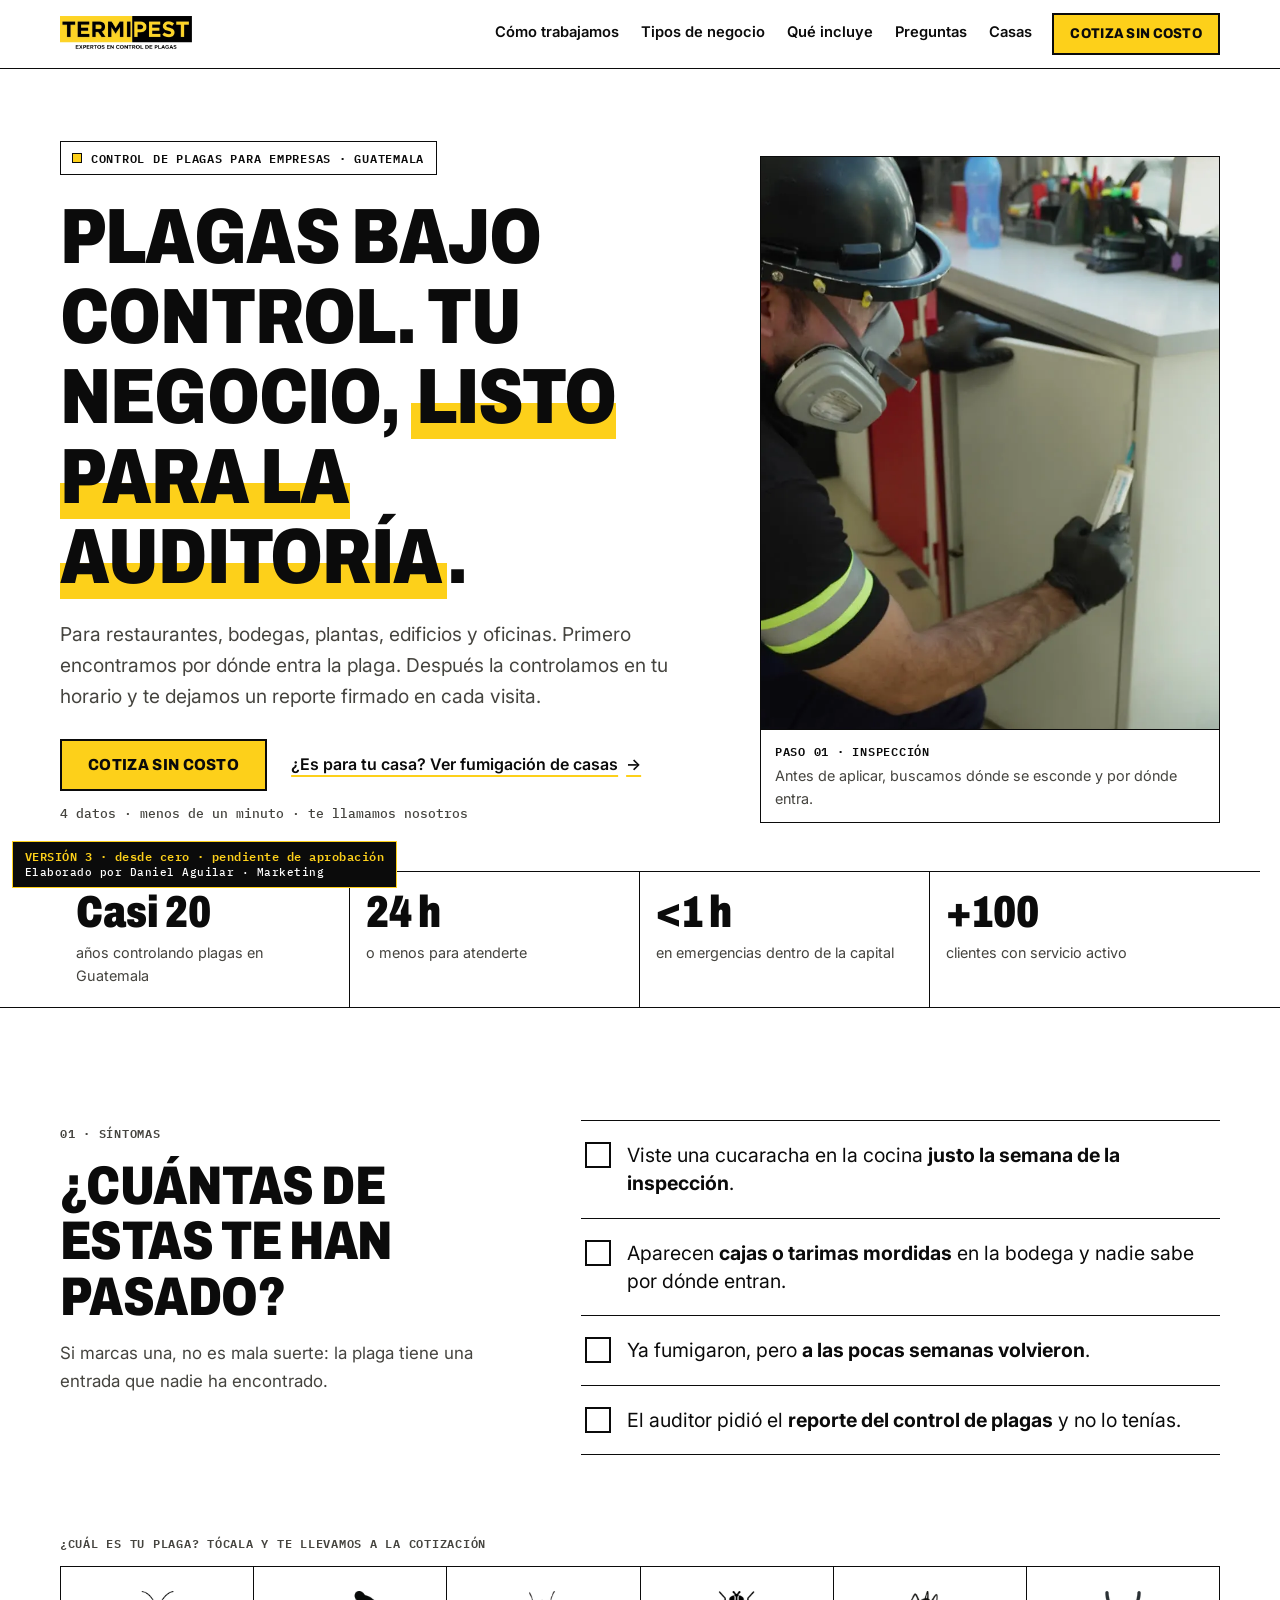
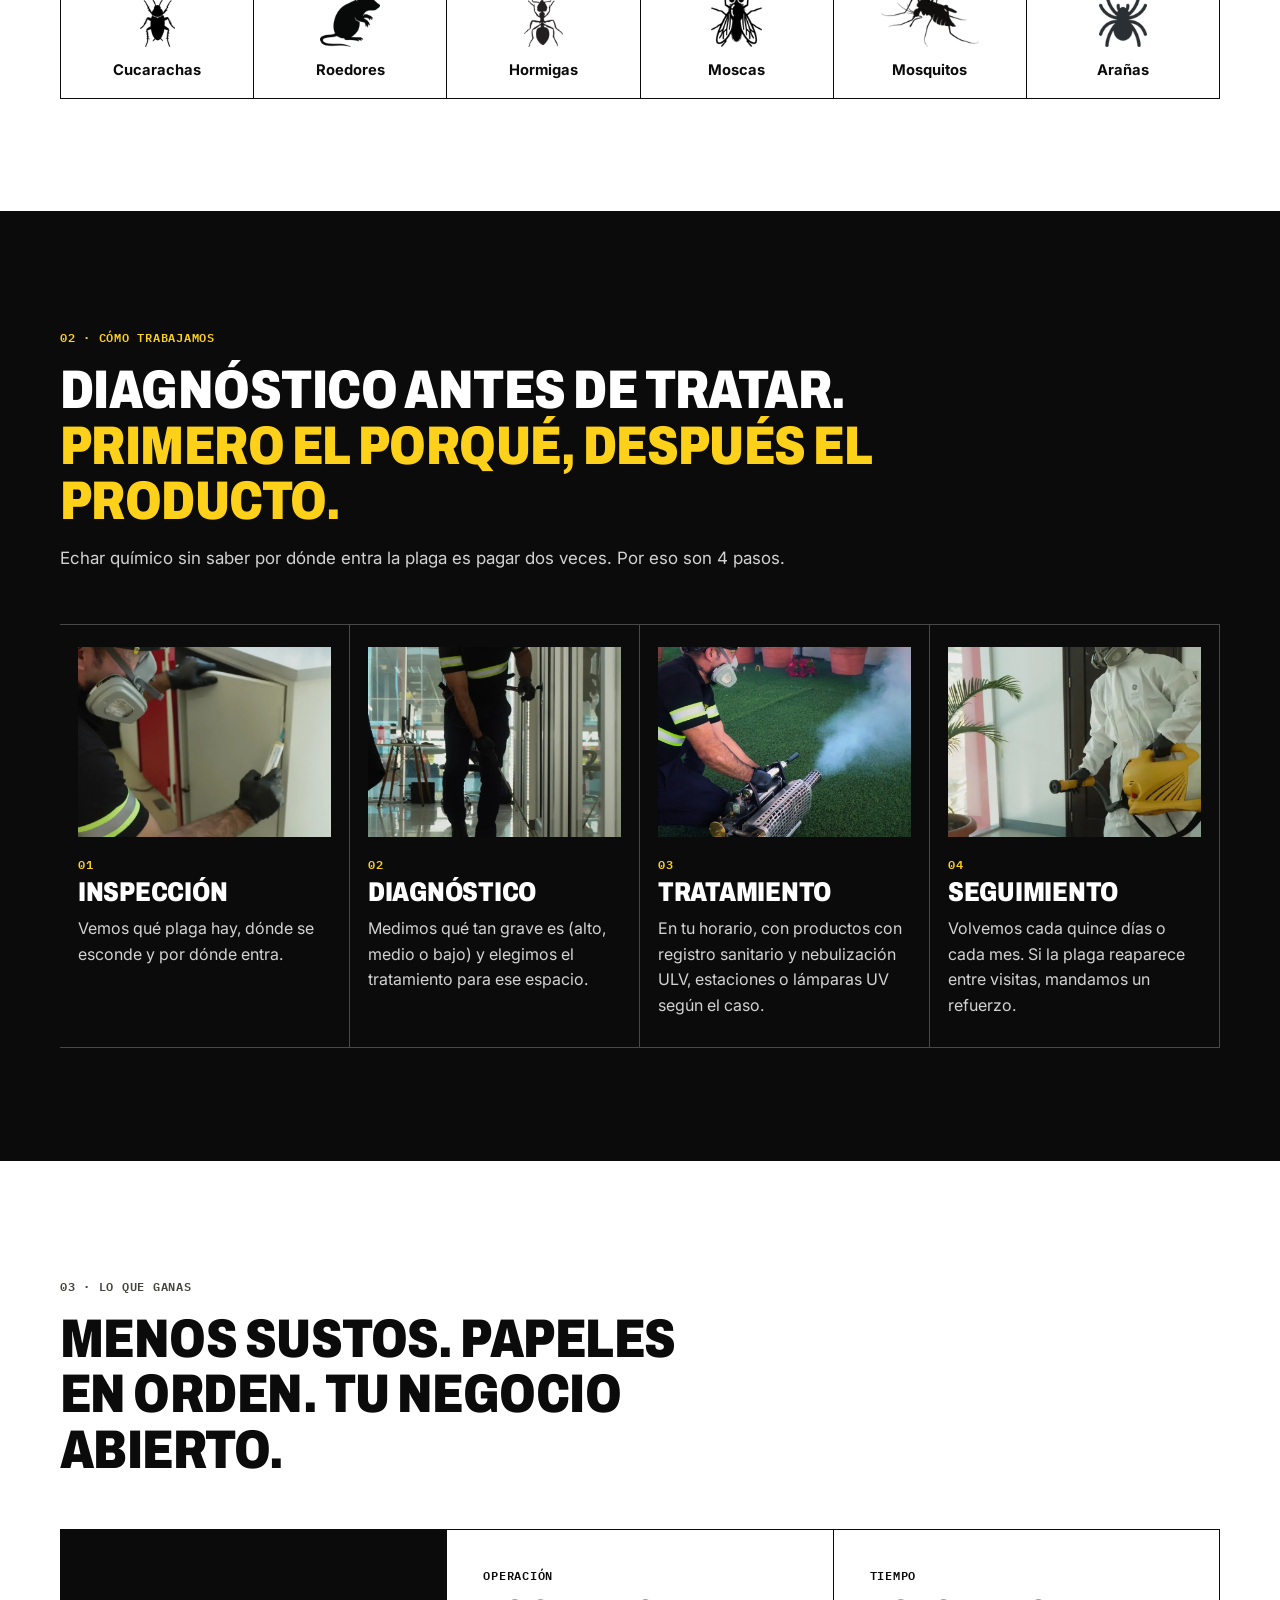
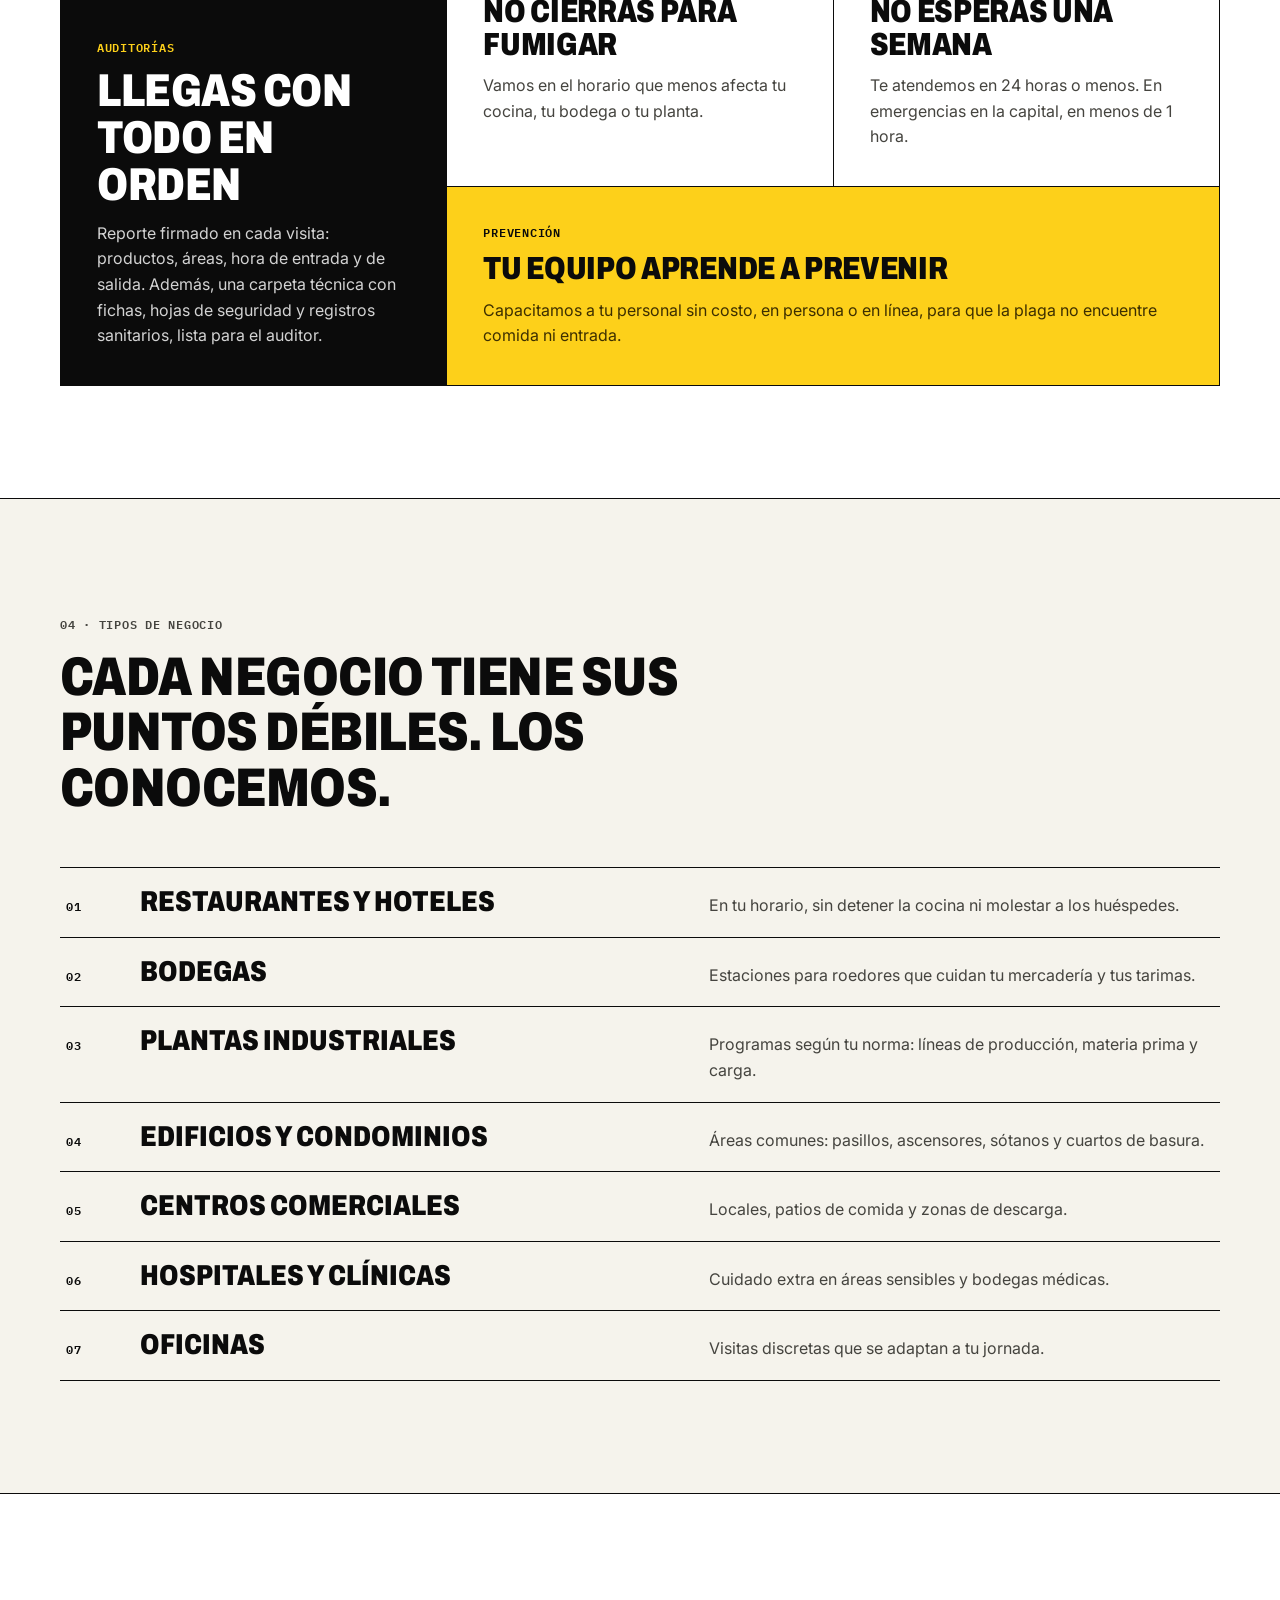
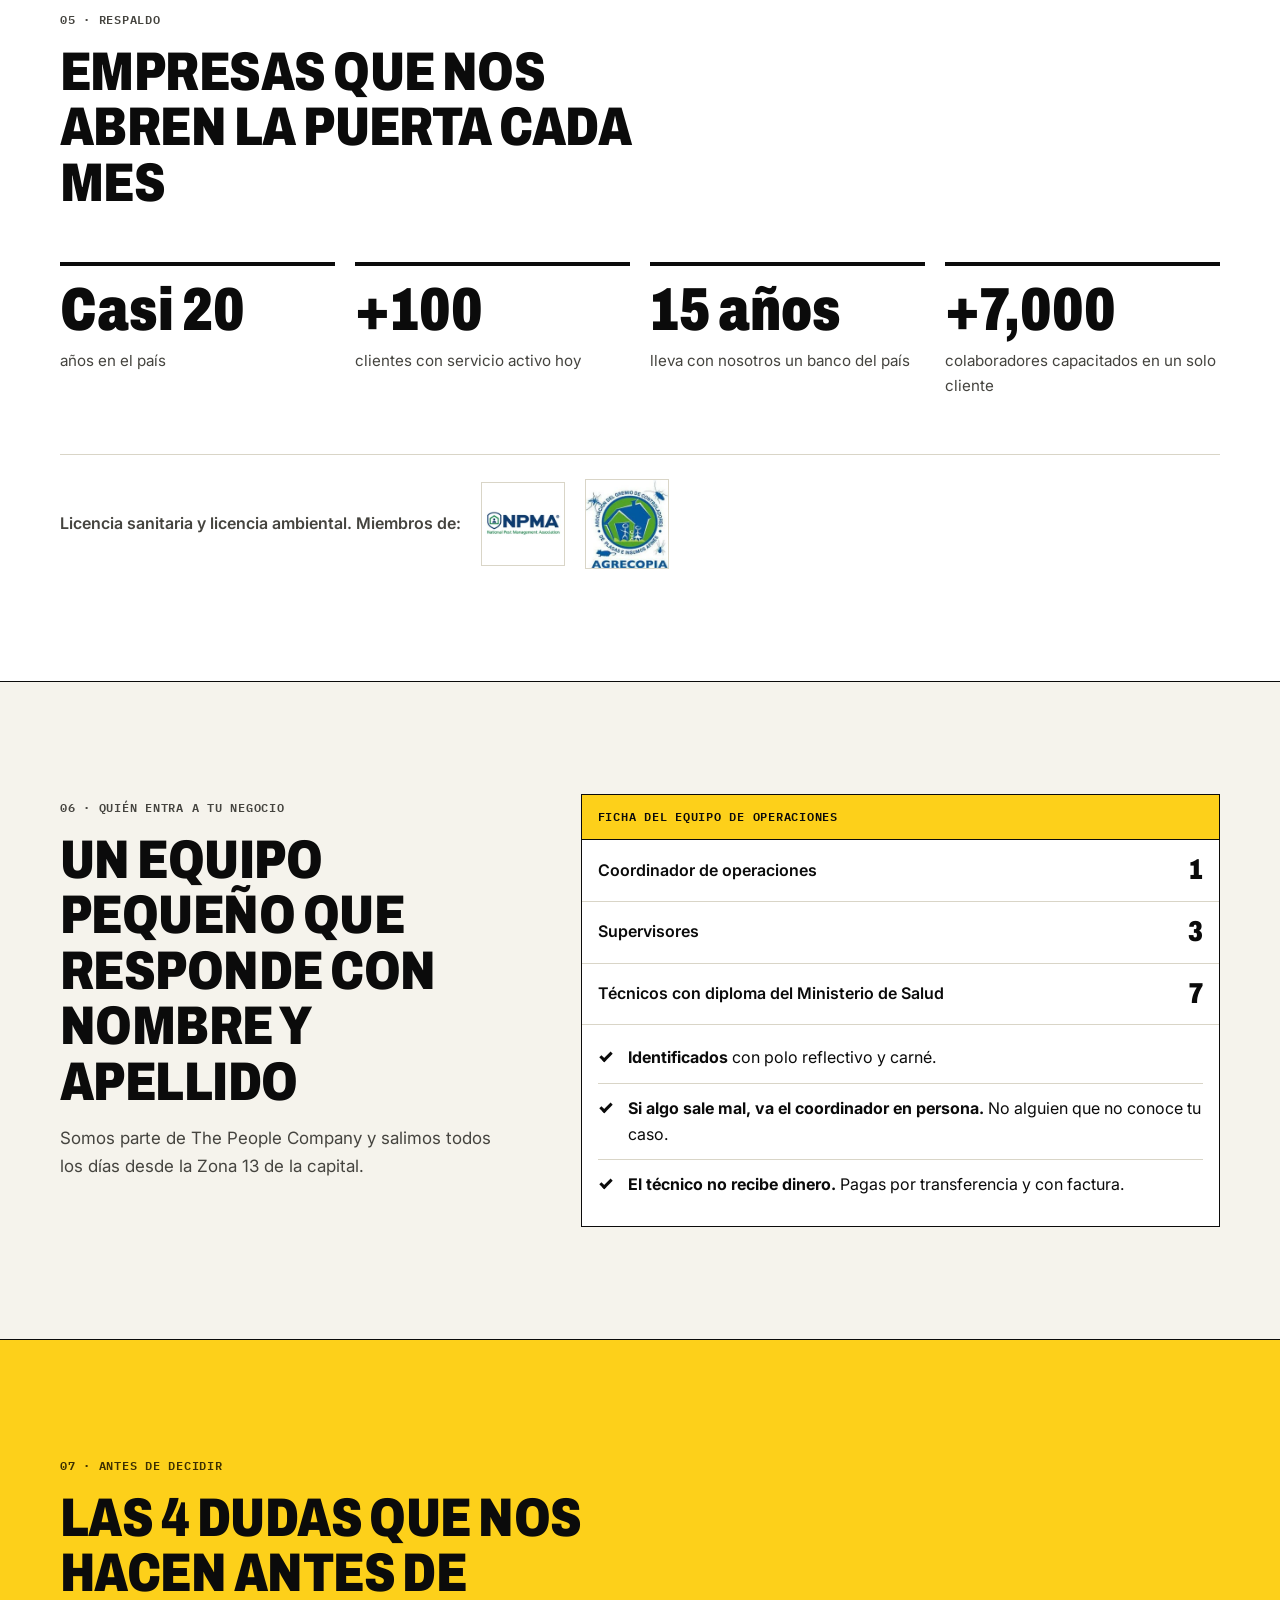
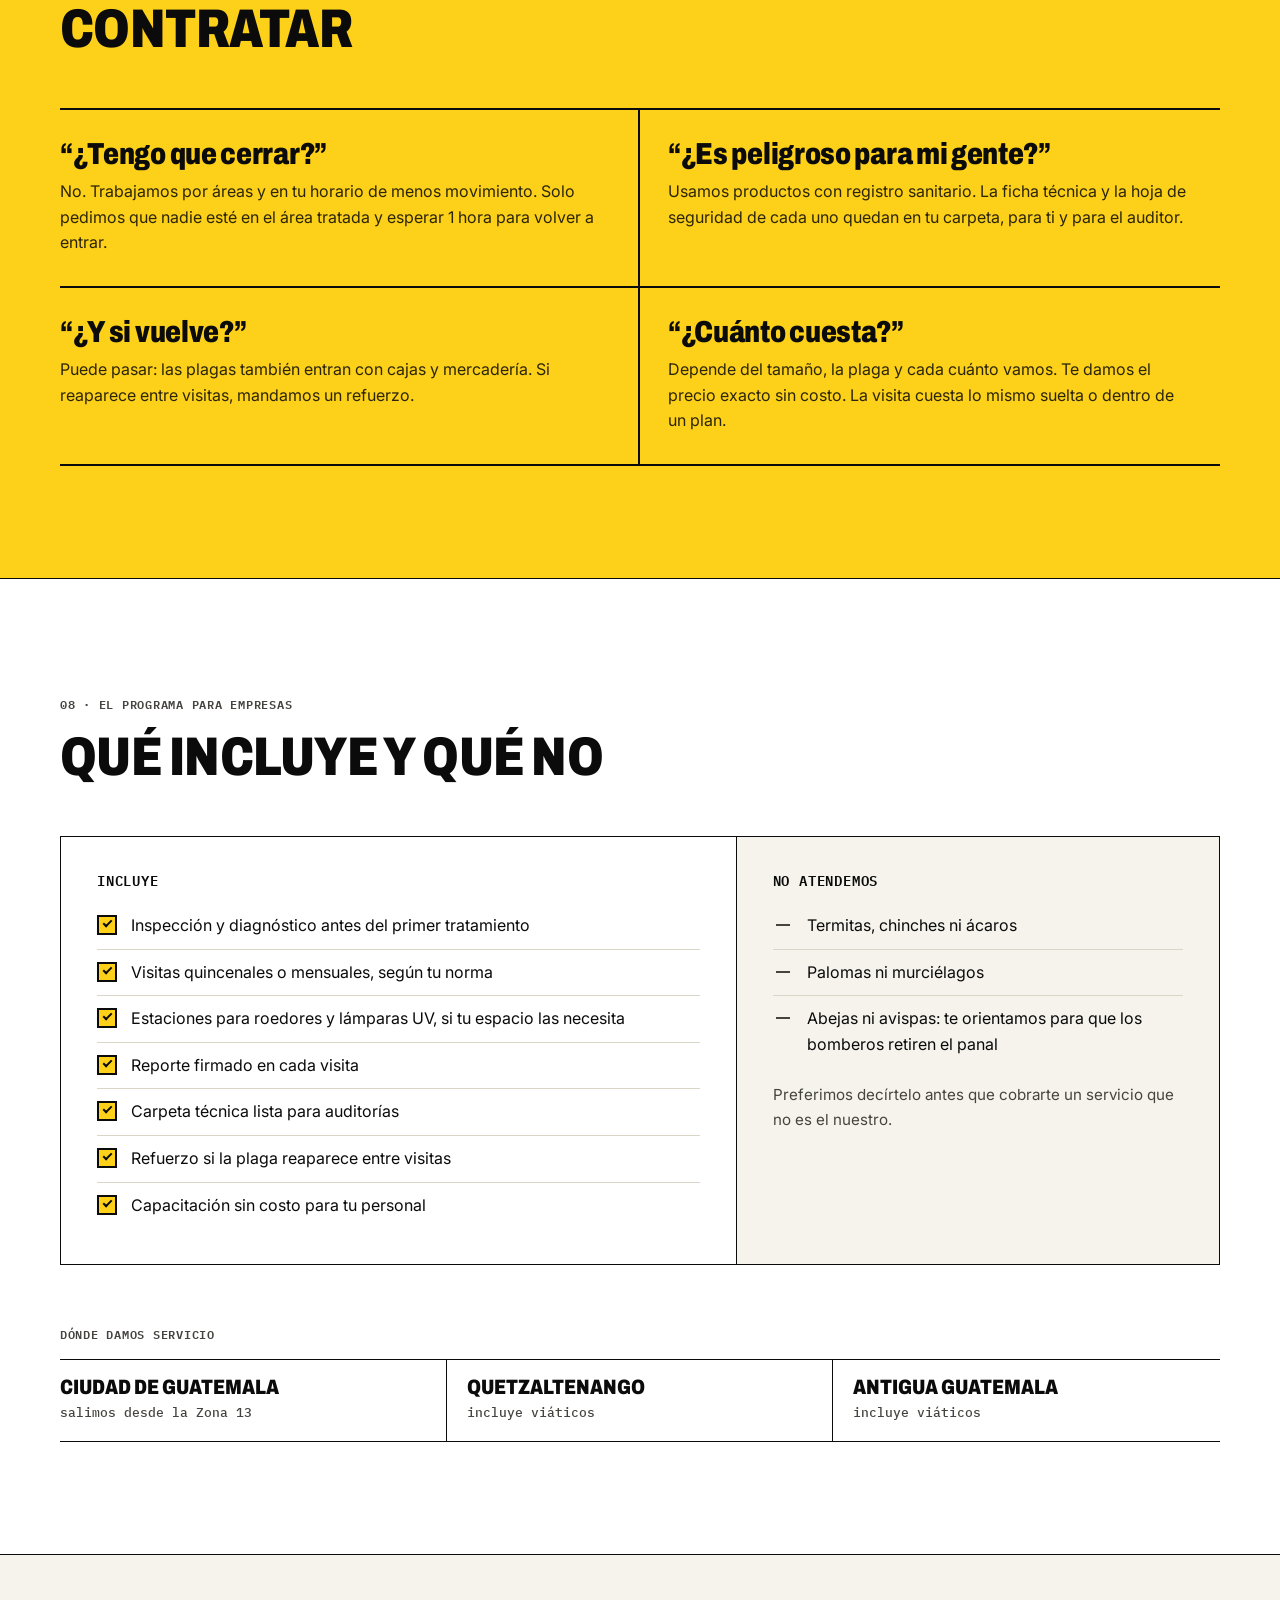
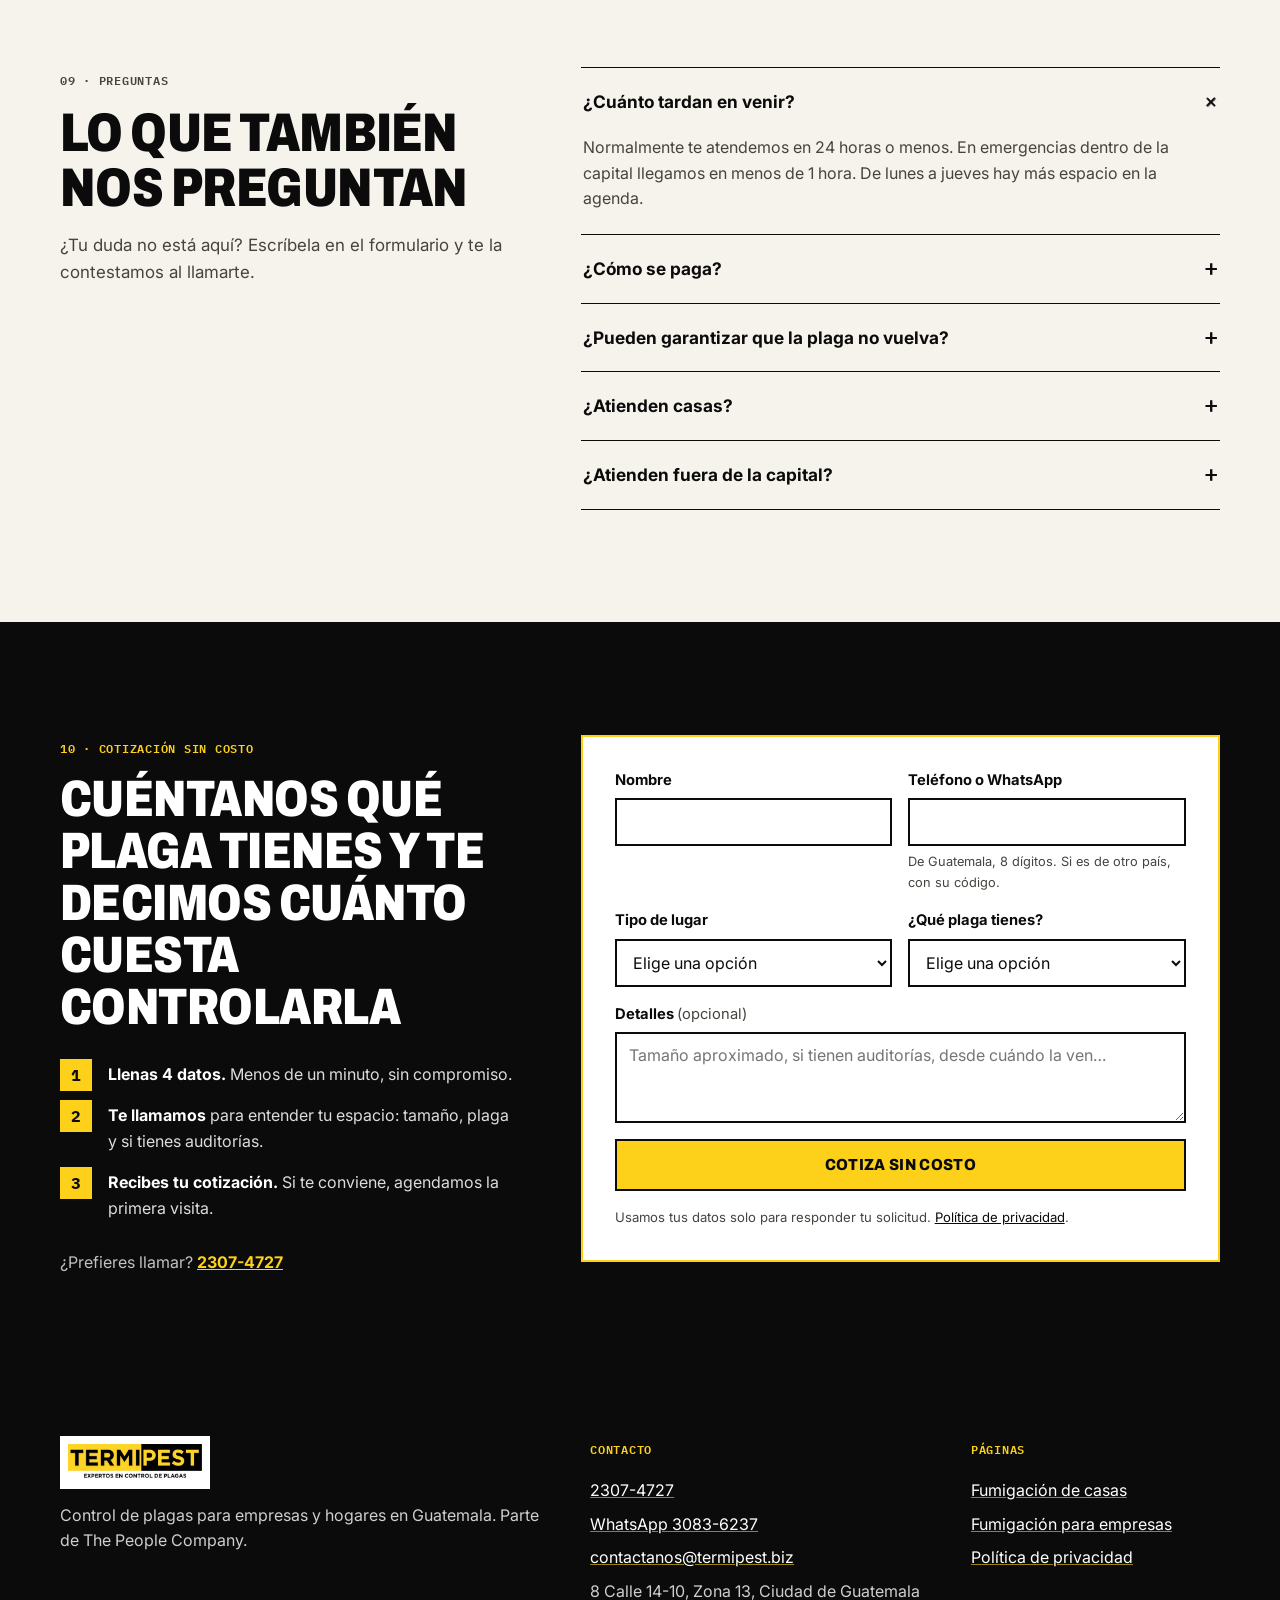
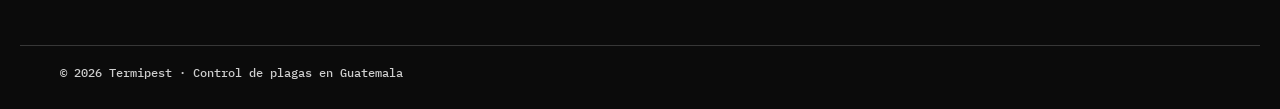
<file: v3/index.html>
<!doctype html>
<html lang="es">
<head>
  <meta charset="utf-8">
  <meta name="viewport" content="width=device-width, initial-scale=1">
  <title>Control de plagas para empresas en Guatemala | Termipest</title>
  <meta name="description" content="Control de plagas para restaurantes, bodegas, plantas, edificios y oficinas en Guatemala. Diagnóstico antes de tratar, reporte firmado en cada visita y servicio en 24 horas. Cotización sin costo.">
  <meta name="robots" content="noindex, nofollow">
  <link rel="canonical" href="https://www.termipestlatam.com/">
  <meta name="theme-color" content="#fdd01a">
  <meta name="color-scheme" content="light">

  <meta property="og:type" content="website">
  <meta property="og:locale" content="es_GT">
  <meta property="og:site_name" content="Termipest">
  <meta property="og:title" content="Plagas bajo control y tu negocio listo para la auditoría | Termipest">
  <meta property="og:description" content="Control de plagas para empresas en Guatemala. Reporte firmado en cada visita. Cotización sin costo.">
  <meta property="og:url" content="https://www.termipestlatam.com/">
  <meta property="og:image" content="https://www.termipestlatam.com/assets/og-termipest.jpg">
  <meta property="og:image:width" content="1200">
  <meta property="og:image:height" content="630">
  <meta name="twitter:card" content="summary_large_image">

  <link rel="icon" href="assets/favicon.svg" type="image/svg+xml">
  <link rel="apple-touch-icon" href="assets/apple-touch-icon.png">

  <link rel="preconnect" href="https://fonts.googleapis.com">
  <link rel="preconnect" href="https://fonts.gstatic.com" crossorigin>
  <link rel="stylesheet" href="https://fonts.googleapis.com/css2?family=Archivo:wdth,wght@75..100,500..900&family=IBM+Plex+Mono:wght@500;600&family=Inter:wght@400;500;600;700&display=swap">
  <link rel="preload" as="image" href="assets/img/inspeccion.webp" fetchpriority="high">
  <link rel="stylesheet" href="styles.css?v=202611171554">

  <script type="application/ld+json">
  {
    "@context": "https://schema.org",
    "@graph": [
      {
        "@type": "LocalBusiness",
        "@id": "https://www.termipestlatam.com/#negocio",
        "name": "Termipest",
        "description": "Control de plagas para empresas y hogares en Guatemala: inspección, diagnóstico, tratamiento y seguimiento con reporte firmado.",
        "url": "https://www.termipestlatam.com/",
        "logo": "https://www.termipestlatam.com/assets/img/logo-termipest.webp",
        "image": "https://www.termipestlatam.com/assets/og-termipest.jpg",
        "telephone": "+502 2307-4727",
        "email": "contactanos@termipest.biz",
        "address": { "@type": "PostalAddress", "streetAddress": "8 Calle 14-10, Zona 13", "addressLocality": "Ciudad de Guatemala", "addressCountry": "GT" },
        "areaServed": [
          { "@type": "City", "name": "Ciudad de Guatemala" },
          { "@type": "City", "name": "Quetzaltenango" },
          { "@type": "City", "name": "Antigua Guatemala" }
        ],
        "parentOrganization": { "@type": "Organization", "name": "The People Company" },
        "memberOf": [
          { "@type": "Organization", "name": "NPMA, National Pest Management Association" },
          { "@type": "Organization", "name": "AGRECOPIA" }
        ]
      }
    ]
  }
  </script>
</head>
<body>

<a class="skip" href="#contenido">Saltar al contenido</a>

<header class="top" data-top>
  <div class="wrap top-in">
    <a class="logo" href="#inicio" aria-label="Termipest, inicio">
      <img src="assets/img/logo-termipest.webp" width="440" height="120" alt="Termipest, expertos en control de plagas">
    </a>
    <nav class="nav" id="menu" aria-label="Principal">
      <a href="#como">Cómo trabajamos</a>
      <a href="#negocios">Tipos de negocio</a>
      <a href="#incluye">Qué incluye</a>
      <a href="#preguntas">Preguntas</a>
      <a href="../v2/fumigacion-de-casas/">Casas</a>
      <a class="nav-phone" href="tel:+50223074727">¿Prefieres llamar? 2307-4727</a>
    </nav>
    <a class="btn btn-sm" href="#cotizacion" data-cta>Cotiza sin costo</a>
    <button class="burger" type="button" aria-expanded="false" aria-controls="menu" aria-label="Abrir menú" data-burger><span></span><span></span></button>
  </div>
</header>

<main id="contenido">

  <!-- ===== 1 · HERO · ¿Esto es para mí? Un deseo: que una plaga no te cueste la auditoría ===== -->
  <section class="hero" id="inicio" aria-labelledby="h-hero">
    <div class="wrap hero-grid">
      <div class="hero-copy">
        <p class="tag"><span class="tag-dot" aria-hidden="true"></span>Control de plagas para empresas · Guatemala</p>
        <h1 id="h-hero">Plagas bajo control. Tu negocio, <mark>listo para la auditoría</mark>.</h1>
        <p class="lede">Para restaurantes, bodegas, plantas, edificios y oficinas. Primero encontramos por dónde entra la plaga. Después la controlamos en tu horario y te dejamos un reporte firmado en cada visita.</p>
        <div class="hero-actions">
          <a class="btn" href="#cotizacion" data-cta>Cotiza sin costo</a>
          <a class="link-arrow" href="../v2/fumigacion-de-casas/">¿Es para tu casa? Ver fumigación de casas</a>
        </div>
        <p class="micro">4 datos · menos de un minuto · te llamamos nosotros</p>
      </div>

      <figure class="hero-photo">
        <img src="assets/img/inspeccion.webp" srcset="assets/img/inspeccion-480.webp 480w, assets/img/inspeccion.webp 800w" sizes="(min-width: 960px) 40vw, 100vw" width="800" height="1197" fetchpriority="high" alt="Técnico de Termipest revisa con linterna el interior de un gabinete de cocina">
        <figcaption><span class="mono">Paso 01 · Inspección</span> Antes de aplicar, buscamos dónde se esconde y por dónde entra.</figcaption>
      </figure>
    </div>

    <dl class="wrap facts">
      <div class="fact"><dt>Casi <span data-count="20">20</span></dt><dd>años controlando plagas en Guatemala</dd></div>
      <div class="fact"><dt><span data-count="24">24</span> h</dt><dd>o menos para atenderte</dd></div>
      <div class="fact"><dt>&lt;1 h</dt><dd>en emergencias dentro de la capital</dd></div>
      <div class="fact"><dt>+<span data-count="100">100</span></dt><dd>clientes con servicio activo</dd></div>
    </dl>
  </section>

  <!-- ===== 2 · EL PROBLEMA · ¿Me entienden? (con sus palabras, marcable) ===== -->
  <section class="sec" id="problema" aria-labelledby="h-problema">
    <div class="wrap split">
      <header class="sec-head">
        <p class="label">01 · Síntomas</p>
        <h2 id="h-problema">¿Cuántas de estas te han pasado?</h2>
        <p>Si marcas una, no es mala suerte: la plaga tiene una entrada que nadie ha encontrado.</p>
      </header>
      <div class="checks" data-checks>
        <label class="check"><input type="checkbox"><span class="box" aria-hidden="true"></span><span>Viste una cucaracha en la cocina <b>justo la semana de la inspección</b>.</span></label>
        <label class="check"><input type="checkbox"><span class="box" aria-hidden="true"></span><span>Aparecen <b>cajas o tarimas mordidas</b> en la bodega y nadie sabe por dónde entran.</span></label>
        <label class="check"><input type="checkbox"><span class="box" aria-hidden="true"></span><span>Ya fumigaron, pero <b>a las pocas semanas volvieron</b>.</span></label>
        <label class="check"><input type="checkbox"><span class="box" aria-hidden="true"></span><span>El auditor pidió el <b>reporte del control de plagas</b> y no lo tenías.</span></label>
        <p class="checks-out" data-checks-out aria-live="polite" hidden>Marcaste <b data-checks-n>0</b> de 4. Eso tiene solución. <a href="#cotizacion" data-cta>Cuéntanos y te cotizamos</a></p>
      </div>
    </div>

    <div class="wrap pests" aria-labelledby="h-plagas">
      <h3 id="h-plagas" class="label">¿Cuál es tu plaga? Tócala y te llevamos a la cotización</h3>
      <ul class="pest-row">
        <li><a href="#cotizacion" data-pest="Cucarachas"><img src="assets/img/plaga-cucaracha.webp" width="50" height="80" alt="" loading="lazy">Cucarachas</a></li>
        <li><a href="#cotizacion" data-pest="Roedores"><img src="assets/img/plaga-roedor.webp" width="80" height="80" alt="" loading="lazy">Roedores</a></li>
        <li><a href="#cotizacion" data-pest="Hormigas"><img src="assets/img/plaga-hormiga.webp" width="80" height="80" alt="" loading="lazy">Hormigas</a></li>
        <li><a href="#cotizacion" data-pest="Moscas"><img src="assets/img/plaga-mosca.webp" width="80" height="80" alt="" loading="lazy">Moscas</a></li>
        <li><a href="#cotizacion" data-pest="Mosquitos"><img src="assets/img/plaga-mosquito.webp" width="80" height="80" alt="" loading="lazy">Mosquitos</a></li>
        <li><a href="#cotizacion" data-pest="Arañas"><img src="assets/img/plaga-arana.webp" width="80" height="80" alt="" loading="lazy">Arañas</a></li>
      </ul>
    </div>
  </section>

  <!-- ===== 3 · EL MECANISMO · Diagnóstico antes de tratar (real: lo que Termipest hace distinto) ===== -->
  <section class="sec sec-ink" id="como" aria-labelledby="h-como">
    <div class="wrap">
      <header class="sec-head sec-head-wide">
        <p class="label">02 · Cómo trabajamos</p>
        <h2 id="h-como">Diagnóstico antes de tratar.<br><span class="y">Primero el porqué, después el producto.</span></h2>
        <p>Echar químico sin saber por dónde entra la plaga es pagar dos veces. Por eso son 4 pasos.</p>
      </header>
      <ol class="steps">
        <li class="step">
          <img src="assets/img/inspeccion.webp" width="800" height="1197" alt="Técnico revisa un gabinete con linterna" loading="lazy">
          <p class="mono">01</p><h3>Inspección</h3>
          <p>Vemos qué plaga hay, dónde se esconde y por dónde entra.</p>
        </li>
        <li class="step">
          <img src="assets/img/aplicacion.webp" width="800" height="1197" alt="Técnico aplica tratamiento en un pasillo de oficinas" loading="lazy">
          <p class="mono">02</p><h3>Diagnóstico</h3>
          <p>Medimos qué tan grave es (alto, medio o bajo) y elegimos el tratamiento para ese espacio.</p>
        </li>
        <li class="step">
          <img src="assets/img/nebulizacion.webp" width="900" height="900" alt="Técnico nebuliza un área verde con equipo de niebla fina" loading="lazy">
          <p class="mono">03</p><h3>Tratamiento</h3>
          <p>En tu horario, con productos con registro sanitario y nebulización ULV, estaciones o lámparas UV según el caso.</p>
        </li>
        <li class="step">
          <img src="assets/img/sanitizacion.webp" width="800" height="1197" alt="Técnico con traje de protección trabaja en una oficina" loading="lazy">
          <p class="mono">04</p><h3>Seguimiento</h3>
          <p>Volvemos cada quince días o cada mes. Si la plaga reaparece entre visitas, mandamos un refuerzo.</p>
        </li>
      </ol>
    </div>
  </section>

  <!-- ===== 4 · LOS BENEFICIOS · ¿Cómo cambia mi operación? ===== -->
  <section class="sec" id="beneficios" aria-labelledby="h-beneficios">
    <div class="wrap">
      <header class="sec-head">
        <p class="label">03 · Lo que ganas</p>
        <h2 id="h-beneficios">Menos sustos. Papeles en orden. Tu negocio abierto.</h2>
      </header>
      <div class="gains">
        <article class="gain gain-big">
          <p class="mono">Auditorías</p>
          <h3>Llegas con todo en orden</h3>
          <p>Reporte firmado en cada visita: productos, áreas, hora de entrada y de salida. Además, una carpeta técnica con fichas, hojas de seguridad y registros sanitarios, lista para el auditor.</p>
        </article>
        <article class="gain">
          <p class="mono">Operación</p>
          <h3>No cierras para fumigar</h3>
          <p>Vamos en el horario que menos afecta tu cocina, tu bodega o tu planta.</p>
        </article>
        <article class="gain">
          <p class="mono">Tiempo</p>
          <h3>No esperas una semana</h3>
          <p>Te atendemos en 24 horas o menos. En emergencias en la capital, en menos de 1 hora.</p>
        </article>
        <article class="gain gain-y">
          <p class="mono">Prevención</p>
          <h3>Tu equipo aprende a prevenir</h3>
          <p>Capacitamos a tu personal sin costo, en persona o en línea, para que la plaga no encuentre comida ni entrada.</p>
        </article>
      </div>
    </div>
  </section>

  <!-- ===== 4b · PARA QUIÉN · tipos de negocio (lista, no tarjetas iguales) ===== -->
  <section class="sec sec-paper" id="negocios" aria-labelledby="h-negocios">
    <div class="wrap">
      <header class="sec-head">
        <p class="label">04 · Tipos de negocio</p>
        <h2 id="h-negocios">Cada negocio tiene sus puntos débiles. Los conocemos.</h2>
      </header>
      <ul class="biz" data-biz>
        <li><a href="#cotizacion" data-prop="Restaurante u hotel" data-img="assets/img/servicio-restaurantes-hoteles.webp"><span class="mono">01</span><b>Restaurantes y hoteles</b><span>En tu horario, sin detener la cocina ni molestar a los huéspedes.</span></a></li>
        <li><a href="#cotizacion" data-prop="Bodega" data-img="assets/img/servicio-bodegas.webp"><span class="mono">02</span><b>Bodegas</b><span>Estaciones para roedores que cuidan tu mercadería y tus tarimas.</span></a></li>
        <li><a href="#cotizacion" data-prop="Planta industrial" data-img="assets/img/servicio-plantas-industriales.webp"><span class="mono">03</span><b>Plantas industriales</b><span>Programas según tu norma: líneas de producción, materia prima y carga.</span></a></li>
        <li><a href="#cotizacion" data-prop="Condominio o residencial" data-img="assets/img/servicio-torres-apartamentos.webp"><span class="mono">04</span><b>Edificios y condominios</b><span>Áreas comunes: pasillos, ascensores, sótanos y cuartos de basura.</span></a></li>
        <li><a href="#cotizacion" data-prop="Comercio o centro comercial" data-img="assets/img/servicio-centros-comerciales.webp"><span class="mono">05</span><b>Centros comerciales</b><span>Locales, patios de comida y zonas de descarga.</span></a></li>
        <li><a href="#cotizacion" data-prop="Hospital o clínica" data-img="assets/img/servicio-hospitales-clinicas.webp"><span class="mono">06</span><b>Hospitales y clínicas</b><span>Cuidado extra en áreas sensibles y bodegas médicas.</span></a></li>
        <li><a href="#cotizacion" data-prop="Oficina" data-img="assets/img/servicio-oficinas.webp"><span class="mono">07</span><b>Oficinas</b><span>Visitas discretas que se adaptan a tu jornada.</span></a></li>
      </ul>
    </div>
  </section>

  <!-- ===== 5 · LA PRUEBA · ¿Es cierto? (datos de la entrevista con Operaciones; testimonios: PENDIENTE) ===== -->
  <section class="sec" id="respaldo" aria-labelledby="h-respaldo">
    <div class="wrap">
      <header class="sec-head">
        <p class="label">05 · Respaldo</p>
        <h2 id="h-respaldo">Empresas que nos abren la puerta cada mes</h2>
      </header>
      <ul class="stats">
        <li><b>Casi <span data-count="20">20</span></b><span>años en el país</span></li>
        <li><b>+<span data-count="100">100</span></b><span>clientes con servicio activo hoy</span></li>
        <li><b><span data-count="15">15</span> años</b><span>lleva con nosotros un banco del país</span></li>
        <li><b>+<span data-count="7000">7,000</span></b><span>colaboradores capacitados en un solo cliente</span></li>
      </ul>
      <!-- PENDIENTE: testimonios con nombre y permiso del cliente. No publicar nombres de clientes sin autorización. -->
      <div class="certs">
        <p>Licencia sanitaria y licencia ambiental. Miembros de:</p>
        <img src="assets/img/cert-npma.webp" width="200" height="200" alt="NPMA, National Pest Management Association" loading="lazy">
        <img src="assets/img/cert-agrecopia.webp" width="186" height="200" alt="AGRECOPIA, gremio de controladores de plagas" loading="lazy">
      </div>
    </div>
  </section>

  <!-- ===== 6 · QUIÉNES SOMOS · ¿Puedo confiar? (PENDIENTE: foto real del equipo) ===== -->
  <section class="sec sec-paper" id="equipo" aria-labelledby="h-equipo">
    <div class="wrap split">
      <header class="sec-head">
        <p class="label">06 · Quién entra a tu negocio</p>
        <h2 id="h-equipo">Un equipo pequeño que responde con nombre y apellido</h2>
        <p>Somos parte de The People Company y salimos todos los días desde la Zona 13 de la capital.</p>
      </header>
      <div class="sheet">
        <table class="roster">
          <caption class="mono">Ficha del equipo de operaciones</caption>
          <tbody>
            <tr><th scope="row">Coordinador de operaciones</th><td>1</td></tr>
            <tr><th scope="row">Supervisores</th><td>3</td></tr>
            <tr><th scope="row">Técnicos con diploma del Ministerio de Salud</th><td>7</td></tr>
          </tbody>
        </table>
        <ul class="ticks">
          <li><b>Identificados</b> con polo reflectivo y carné.</li>
          <li><b>Si algo sale mal, va el coordinador en persona.</b> No alguien que no conoce tu caso.</li>
          <li><b>El técnico no recibe dinero.</b> Pagas por transferencia y con factura.</li>
        </ul>
      </div>
    </div>
  </section>

  <!-- ===== 7 · LAS OBJECIONES · lo que frena la compra ===== -->
  <section class="sec sec-y" id="dudas" aria-labelledby="h-dudas">
    <div class="wrap">
      <header class="sec-head">
        <p class="label">07 · Antes de decidir</p>
        <h2 id="h-dudas">Las 4 dudas que nos hacen antes de contratar</h2>
      </header>
      <div class="qa">
        <div><h3>“¿Tengo que cerrar?”</h3><p>No. Trabajamos por áreas y en tu horario de menos movimiento. Solo pedimos que nadie esté en el área tratada y esperar 1 hora para volver a entrar.</p></div>
        <div><h3>“¿Es peligroso para mi gente?”</h3><p>Usamos productos con registro sanitario. La ficha técnica y la hoja de seguridad de cada uno quedan en tu carpeta, para ti y para el auditor.</p></div>
        <div><h3>“¿Y si vuelve?”</h3><p>Puede pasar: las plagas también entran con cajas y mercadería. Si reaparece entre visitas, mandamos un refuerzo.</p></div>
        <div><h3>“¿Cuánto cuesta?”</h3><p>Depende del tamaño, la plaga y cada cuánto vamos. Te damos el precio exacto sin costo. La visita cuesta lo mismo suelta o dentro de un plan.</p></div>
      </div>
    </div>
  </section>

  <!-- ===== 8 · OFERTA · qué incluye y qué no (sin precios publicados) ===== -->
  <section class="sec" id="incluye" aria-labelledby="h-incluye">
    <div class="wrap">
      <header class="sec-head">
        <p class="label">08 · El programa para empresas</p>
        <h2 id="h-incluye">Qué incluye y qué no</h2>
      </header>
      <div class="offer">
        <div class="offer-in">
          <h3 class="mono">Incluye</h3>
          <ul>
            <li>Inspección y diagnóstico antes del primer tratamiento</li>
            <li>Visitas quincenales o mensuales, según tu norma</li>
            <li>Estaciones para roedores y lámparas UV, si tu espacio las necesita</li>
            <li>Reporte firmado en cada visita</li>
            <li>Carpeta técnica lista para auditorías</li>
            <li>Refuerzo si la plaga reaparece entre visitas</li>
            <li>Capacitación sin costo para tu personal</li>
          </ul>
        </div>
        <div class="offer-out">
          <h3 class="mono">No atendemos</h3>
          <ul>
            <li>Termitas, chinches ni ácaros</li>
            <li>Palomas ni murciélagos</li>
            <li>Abejas ni avispas: te orientamos para que los bomberos retiren el panal</li>
          </ul>
          <p>Preferimos decírtelo antes que cobrarte un servicio que no es el nuestro.</p>
        </div>
      </div>
      <div class="cities">
        <p class="label">Dónde damos servicio</p>
        <ul>
          <li><b>Ciudad de Guatemala</b><span>salimos desde la Zona 13</span></li>
          <li><b>Quetzaltenango</b><span>incluye viáticos</span></li>
          <li><b>Antigua Guatemala</b><span>incluye viáticos</span></li>
        </ul>
      </div>
    </div>
  </section>

  <!-- ===== 9 · PREGUNTAS FRECUENTES ===== -->
  <section class="sec sec-paper" id="preguntas" aria-labelledby="h-preguntas">
    <div class="wrap split">
      <header class="sec-head">
        <p class="label">09 · Preguntas</p>
        <h2 id="h-preguntas">Lo que también nos preguntan</h2>
        <p>¿Tu duda no está aquí? Escríbela en el formulario y te la contestamos al llamarte.</p>
      </header>
      <div class="faq">
        <details open><summary>¿Cuánto tardan en venir?</summary><p>Normalmente te atendemos en 24 horas o menos. En emergencias dentro de la capital llegamos en menos de 1 hora. De lunes a jueves hay más espacio en la agenda.</p></details>
        <details><summary>¿Cómo se paga?</summary><p>Por transferencia bancaria y con factura. Por seguridad, nuestros técnicos no reciben efectivo ni cheques.</p></details>
        <details><summary>¿Pueden garantizar que la plaga no vuelva?</summary><p>Nadie puede garantizarlo con honestidad. Lo que sí hacemos: si reaparece entre visitas, mandamos un refuerzo, y te decimos qué cambiar (limpieza, entradas, almacenaje) para que no encuentre dónde quedarse.</p></details>
        <details><summary>¿Atienden casas?</summary><p>Sí. Las casas tienen indicaciones propias, por ejemplo cuánto tiempo deben estar fuera las mascotas. Están en la <a href="../v2/fumigacion-de-casas/">página de fumigación de casas</a>.</p></details>
        <details><summary>¿Atienden fuera de la capital?</summary><p>Sí, en Quetzaltenango y Antigua Guatemala, y evaluamos otros lugares. Fuera de la capital el precio incluye viáticos.</p></details>
      </div>
    </div>
  </section>

  <!-- ===== 10 · CIERRE · la misma acción + qué pasa después ===== -->
  <section class="sec sec-ink close" id="cotizacion" aria-labelledby="h-cotizacion">
    <div class="wrap split">
      <div>
        <p class="label">10 · Cotización sin costo</p>
        <h2 id="h-cotizacion">Cuéntanos qué plaga tienes y te decimos cuánto cuesta controlarla</h2>
        <ol class="next">
          <li><b>Llenas 4 datos.</b> Menos de un minuto, sin compromiso.</li>
          <li><b>Te llamamos</b> para entender tu espacio: tamaño, plaga y si tienes auditorías.</li>
          <li><b>Recibes tu cotización.</b> Si te conviene, agendamos la primera visita.</li>
        </ol>
        <p class="alt">¿Prefieres llamar? <a href="tel:+50223074727">2307-4727</a></p>
      </div>

      <!-- Formulario: data-endpoint vacío = modo de prueba (no envía nada). Al publicar, poner la URL real
           y que siga notificando a quienes hoy reciben los leads (José y Samuel). -->
      <form class="form" id="form" novalidate data-endpoint="" aria-describedby="form-note">
        <div class="field">
          <label for="f-nombre">Nombre</label>
          <input id="f-nombre" name="nombre" autocomplete="name" required minlength="2" maxlength="80">
          <p class="err" data-err>Escribe tu nombre.</p>
        </div>
        <div class="field">
          <label for="f-tel">Teléfono o WhatsApp</label>
          <input id="f-tel" name="telefono" type="tel" inputmode="tel" autocomplete="tel" required maxlength="20" aria-describedby="f-tel-help">
          <p class="help" id="f-tel-help">De Guatemala, 8 dígitos. Si es de otro país, con su código.</p>
          <p class="err" data-err>Revisa el número.</p>
        </div>
        <div class="field">
          <label for="f-lugar">Tipo de lugar</label>
          <select id="f-lugar" name="tipo_lugar" required>
            <option value="">Elige una opción</option>
            <option>Restaurante u hotel</option><option>Bodega</option><option>Planta industrial</option>
            <option>Condominio o residencial</option><option>Comercio o centro comercial</option>
            <option>Hospital o clínica</option><option>Oficina</option><option>Casa</option><option>Otro</option>
          </select>
          <p class="err" data-err>Elige el tipo de lugar.</p>
        </div>
        <div class="field">
          <label for="f-plaga">¿Qué plaga tienes?</label>
          <select id="f-plaga" name="plaga" required>
            <option value="">Elige una opción</option>
            <option>Cucarachas</option><option>Roedores</option><option>Hormigas</option><option>Moscas</option>
            <option>Mosquitos</option><option>Arañas</option><option>Otra o no estoy seguro</option>
          </select>
          <p class="err" data-err>Elige una opción (puede ser “no estoy seguro”).</p>
        </div>
        <div class="field field-full">
          <label for="f-det">Detalles <span>(opcional)</span></label>
          <textarea id="f-det" name="detalles" rows="3" maxlength="500" placeholder="Tamaño aproximado, si tienen auditorías, desde cuándo la ven…"></textarea>
        </div>
        <div class="hp" aria-hidden="true"><label for="f-web">No llenar</label><input id="f-web" name="web" tabindex="-1" autocomplete="off"></div>
        <button class="btn btn-block" type="submit">Cotiza sin costo</button>
        <p class="note" id="form-note">Usamos tus datos solo para responder tu solicitud. <a href="../v2/politica-de-privacidad/">Política de privacidad</a>.</p>
        <p class="status" data-status role="status" aria-live="polite" hidden></p>
      </form>
    </div>
  </section>

</main>

<footer class="foot">
  <div class="wrap foot-grid">
    <div>
      <img src="assets/img/logo-termipest.webp" width="440" height="120" alt="Termipest" loading="lazy" class="foot-logo">
      <p>Control de plagas para empresas y hogares en Guatemala. Parte de The People Company.</p>
    </div>
    <div>
      <p class="label">Contacto</p>
      <ul>
        <li><a href="tel:+50223074727">2307-4727</a></li>
        <li><a href="https://wa.me/50230836237" rel="noopener">WhatsApp 3083-6237</a></li>
        <li><a href="mailto:contactanos@termipest.biz">contactanos@termipest.biz</a></li>
        <li>8 Calle 14-10, Zona 13, Ciudad de Guatemala</li>
      </ul>
    </div>
    <div>
      <p class="label">Páginas</p>
      <ul>
        <li><a href="../v2/fumigacion-de-casas/">Fumigación de casas</a></li>
        <li><a href="#negocios">Fumigación para empresas</a></li>
        <li><a href="../v2/politica-de-privacidad/">Política de privacidad</a></li>
      </ul>
    </div>
  </div>
  <p class="wrap foot-legal">© 2026 Termipest · Control de plagas en Guatemala</p>
</footer>

<script defer src="lib/manifest.js?v=202611171554"></script>
<script defer src="main.js?v=202611171554"></script>
<div style="position:fixed;left:12px;bottom:12px;z-index:90;padding:7px 12px;background:#0b0b0b;color:#fdd01a;font:600 12px/1.25 'IBM Plex Mono',monospace;letter-spacing:.04em;border:1px solid #fdd01a;pointer-events:none;max-width:calc(100vw - 24px)">VERSIÓN 3 · desde cero · pendiente de aprobación<br><span style="color:#fff;font-weight:500;font-size:11px">Elaborado por Daniel Aguilar · Marketing</span></div>
</body>
</html>
</file>
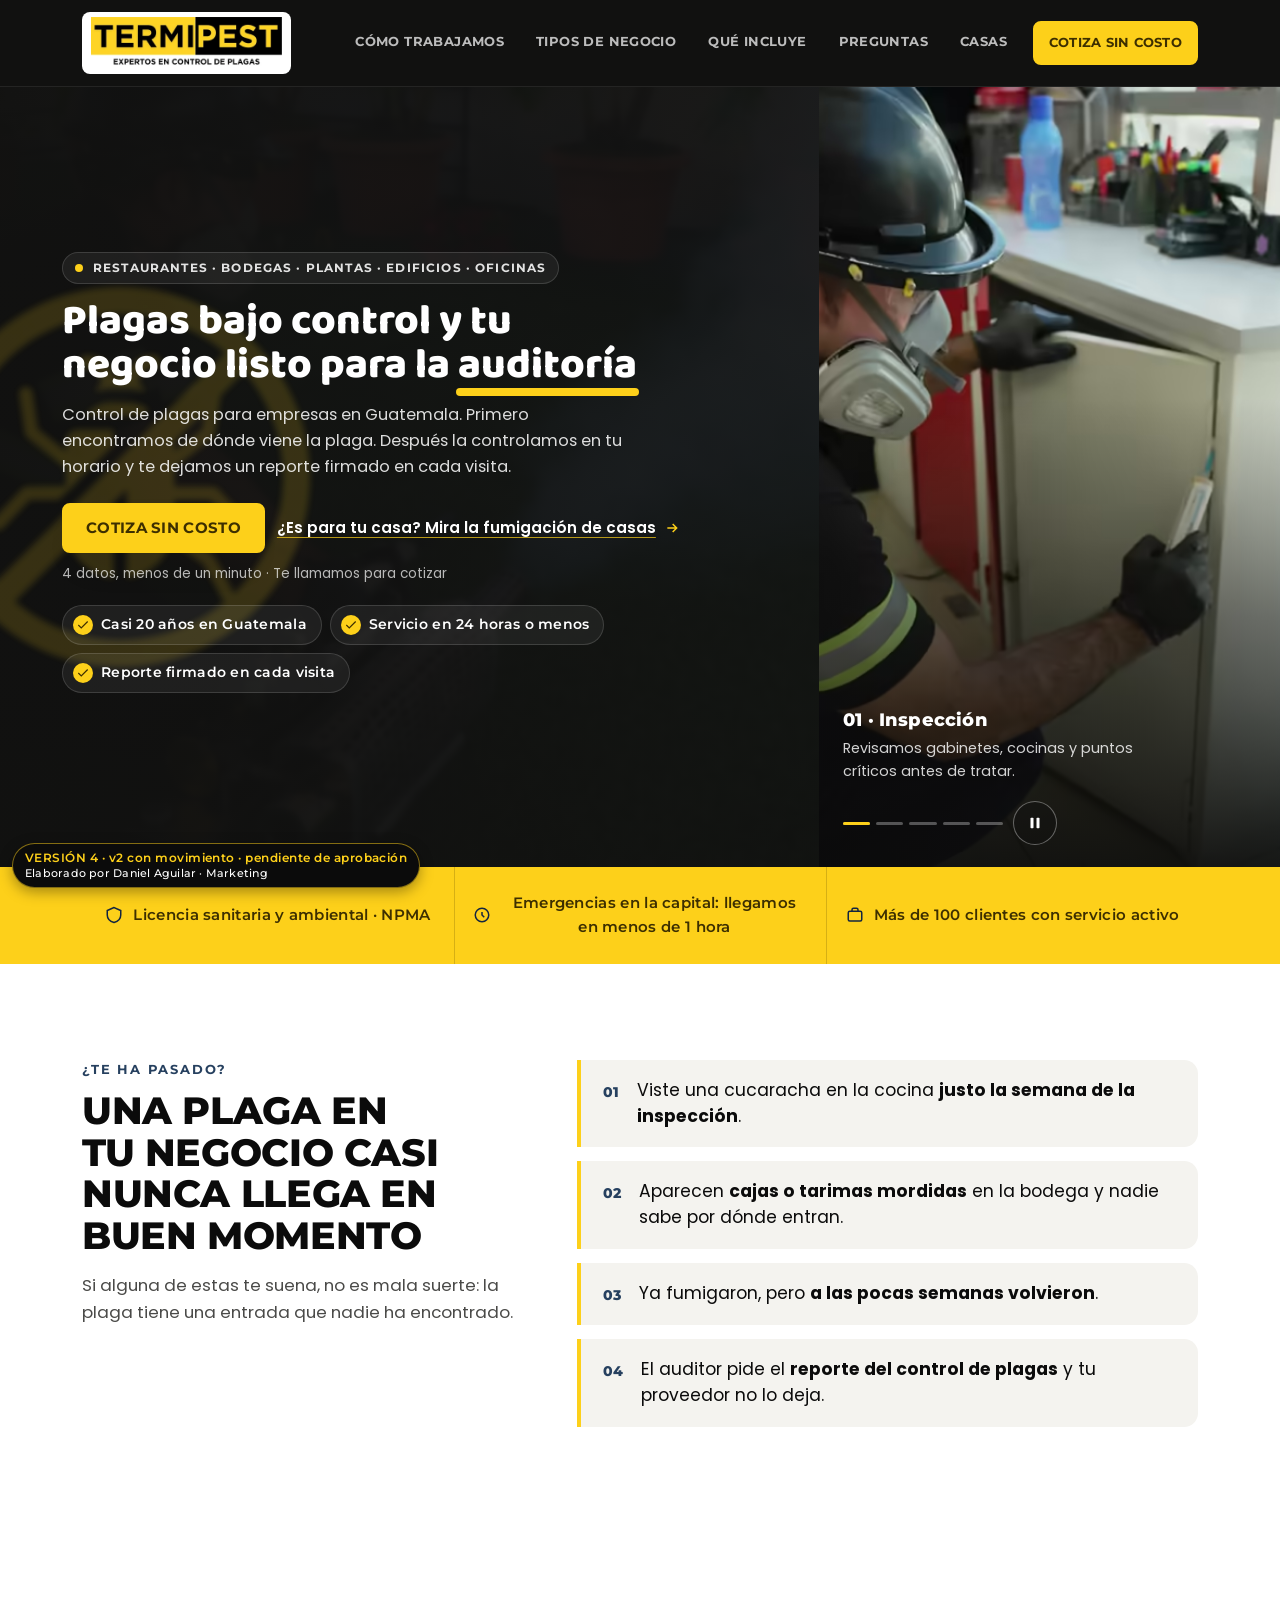
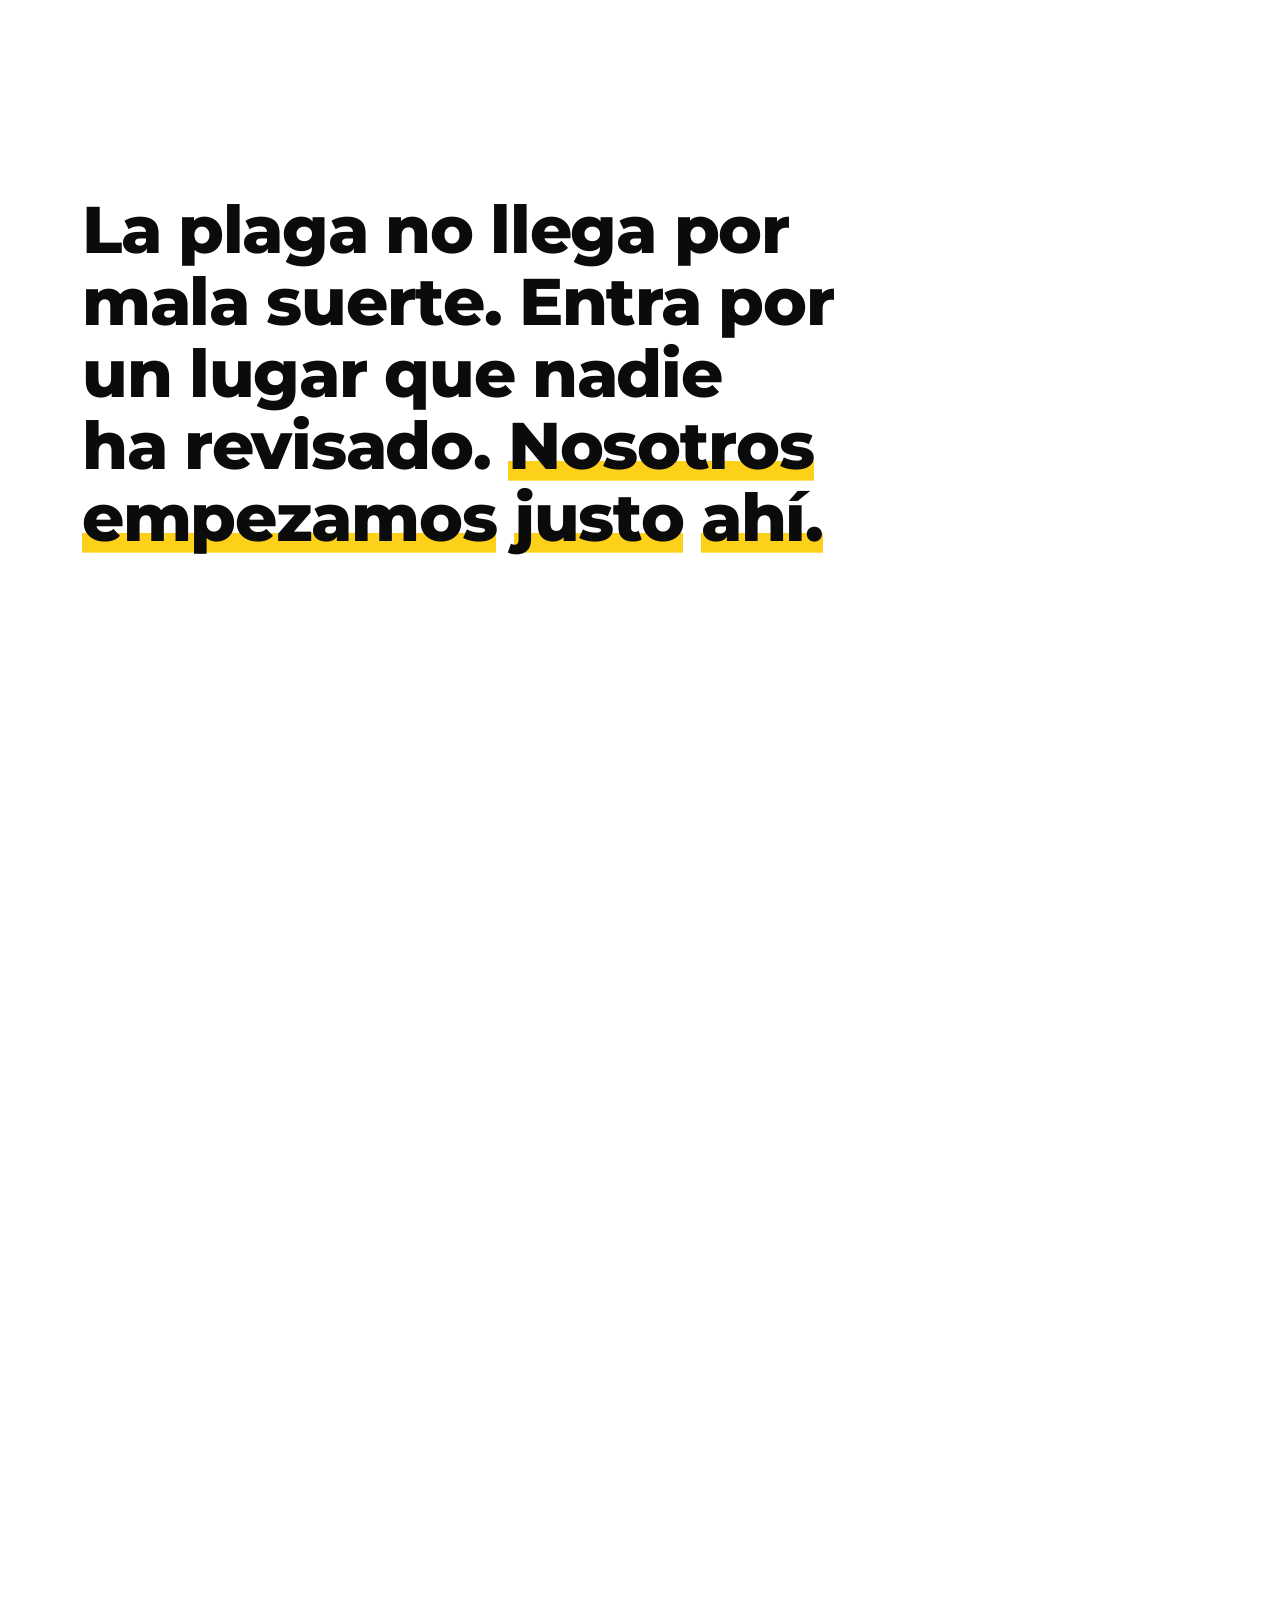
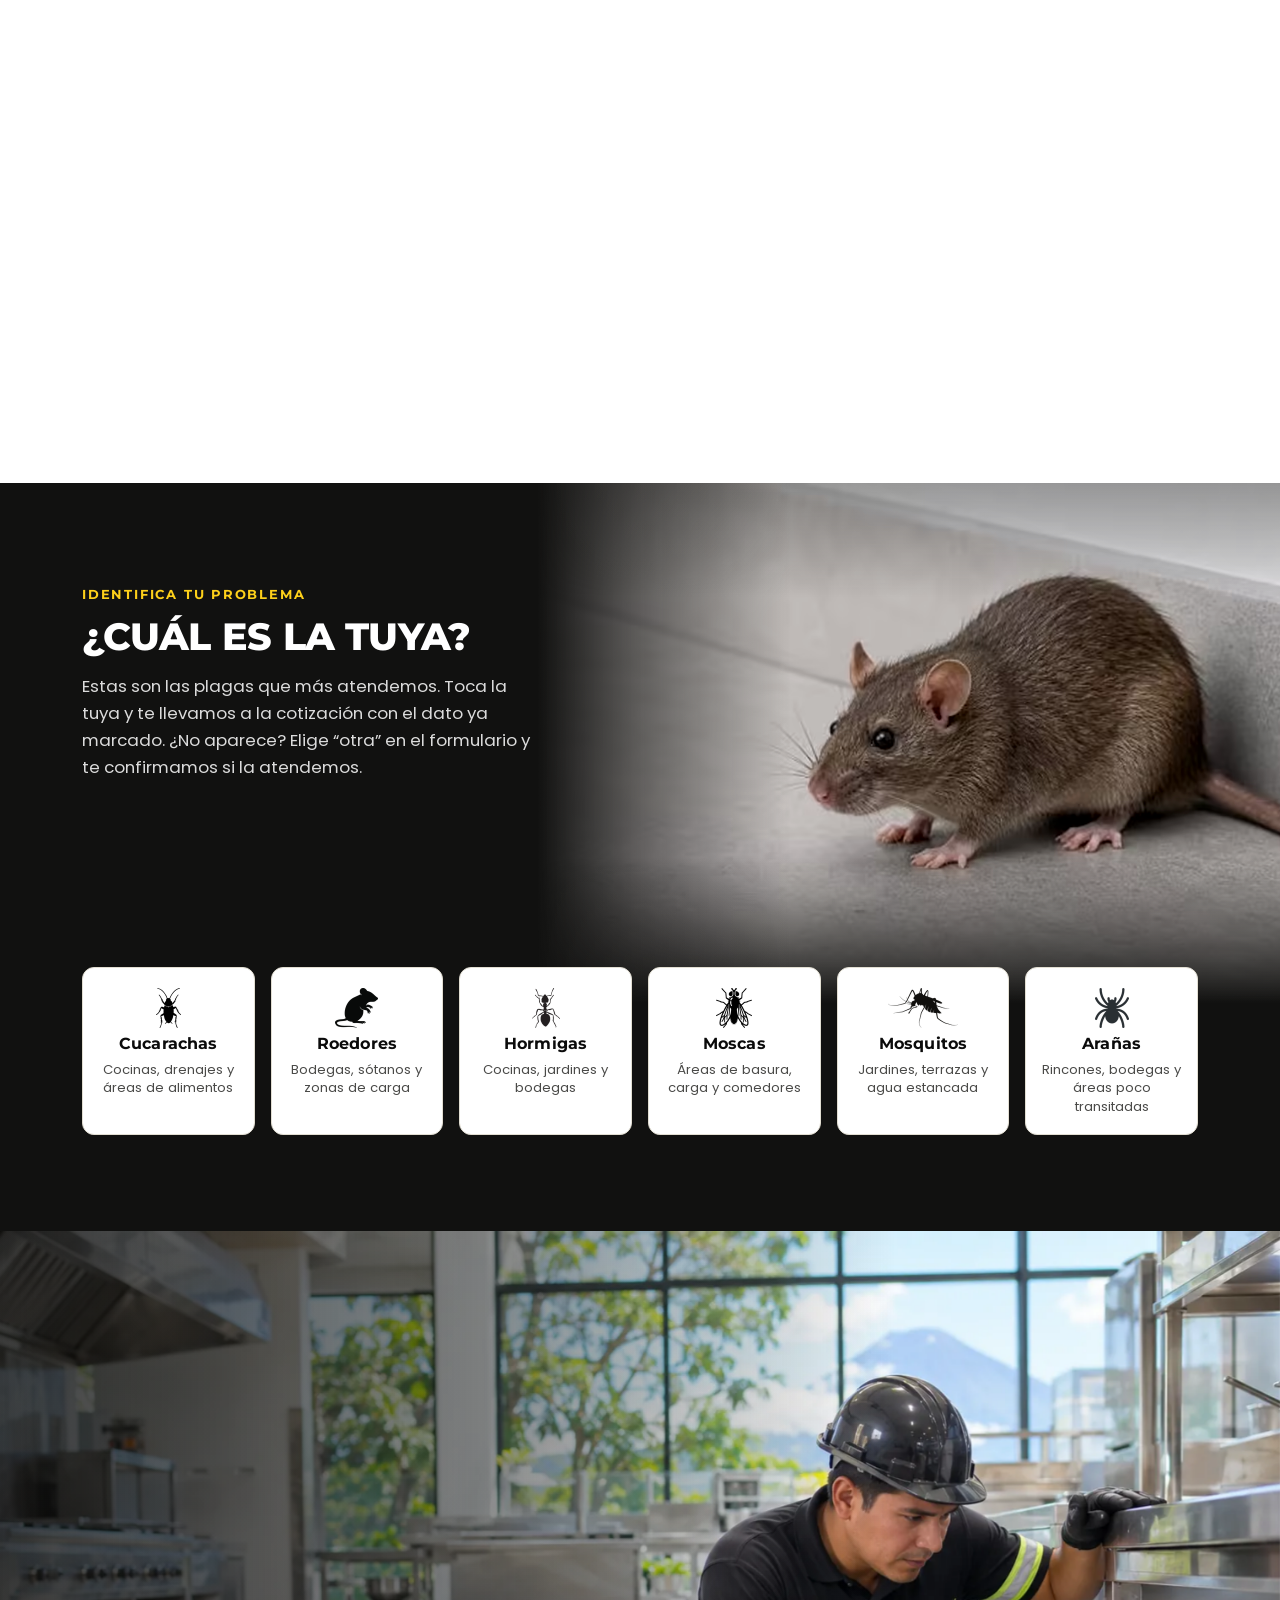
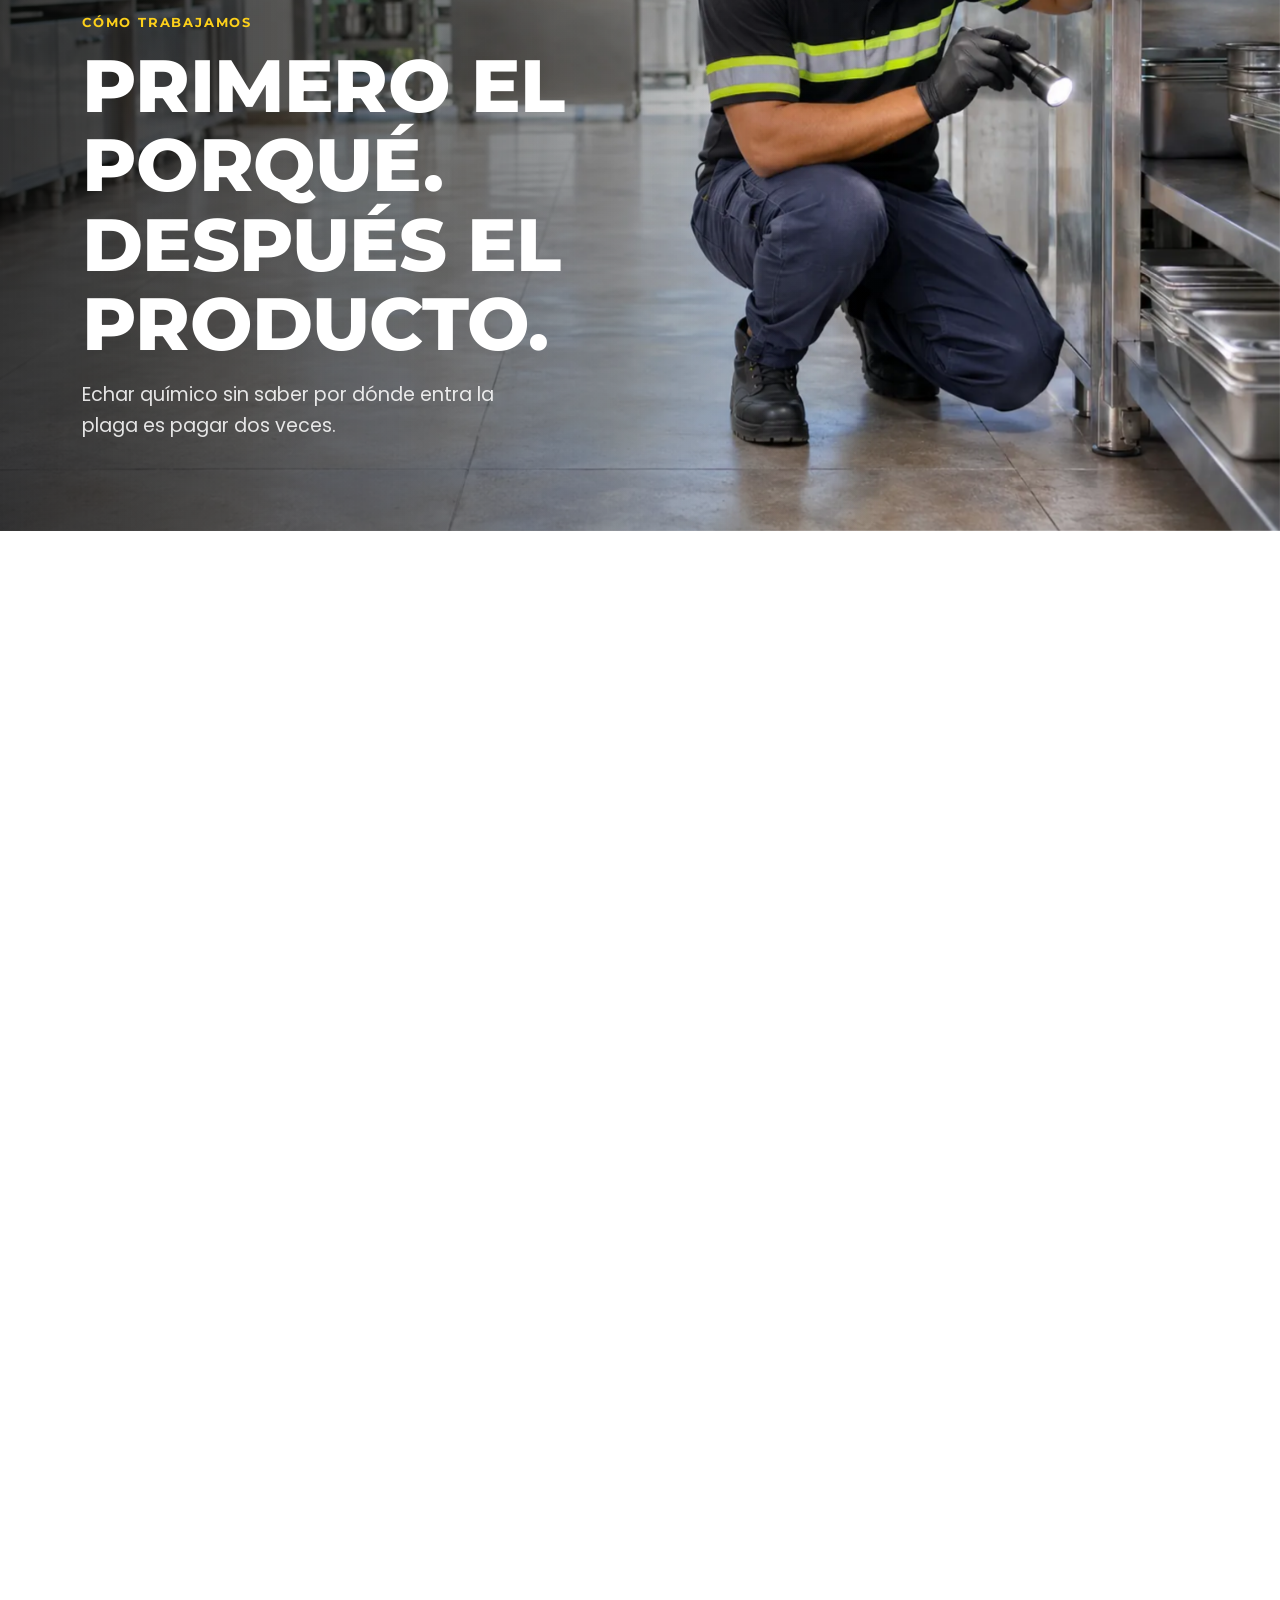
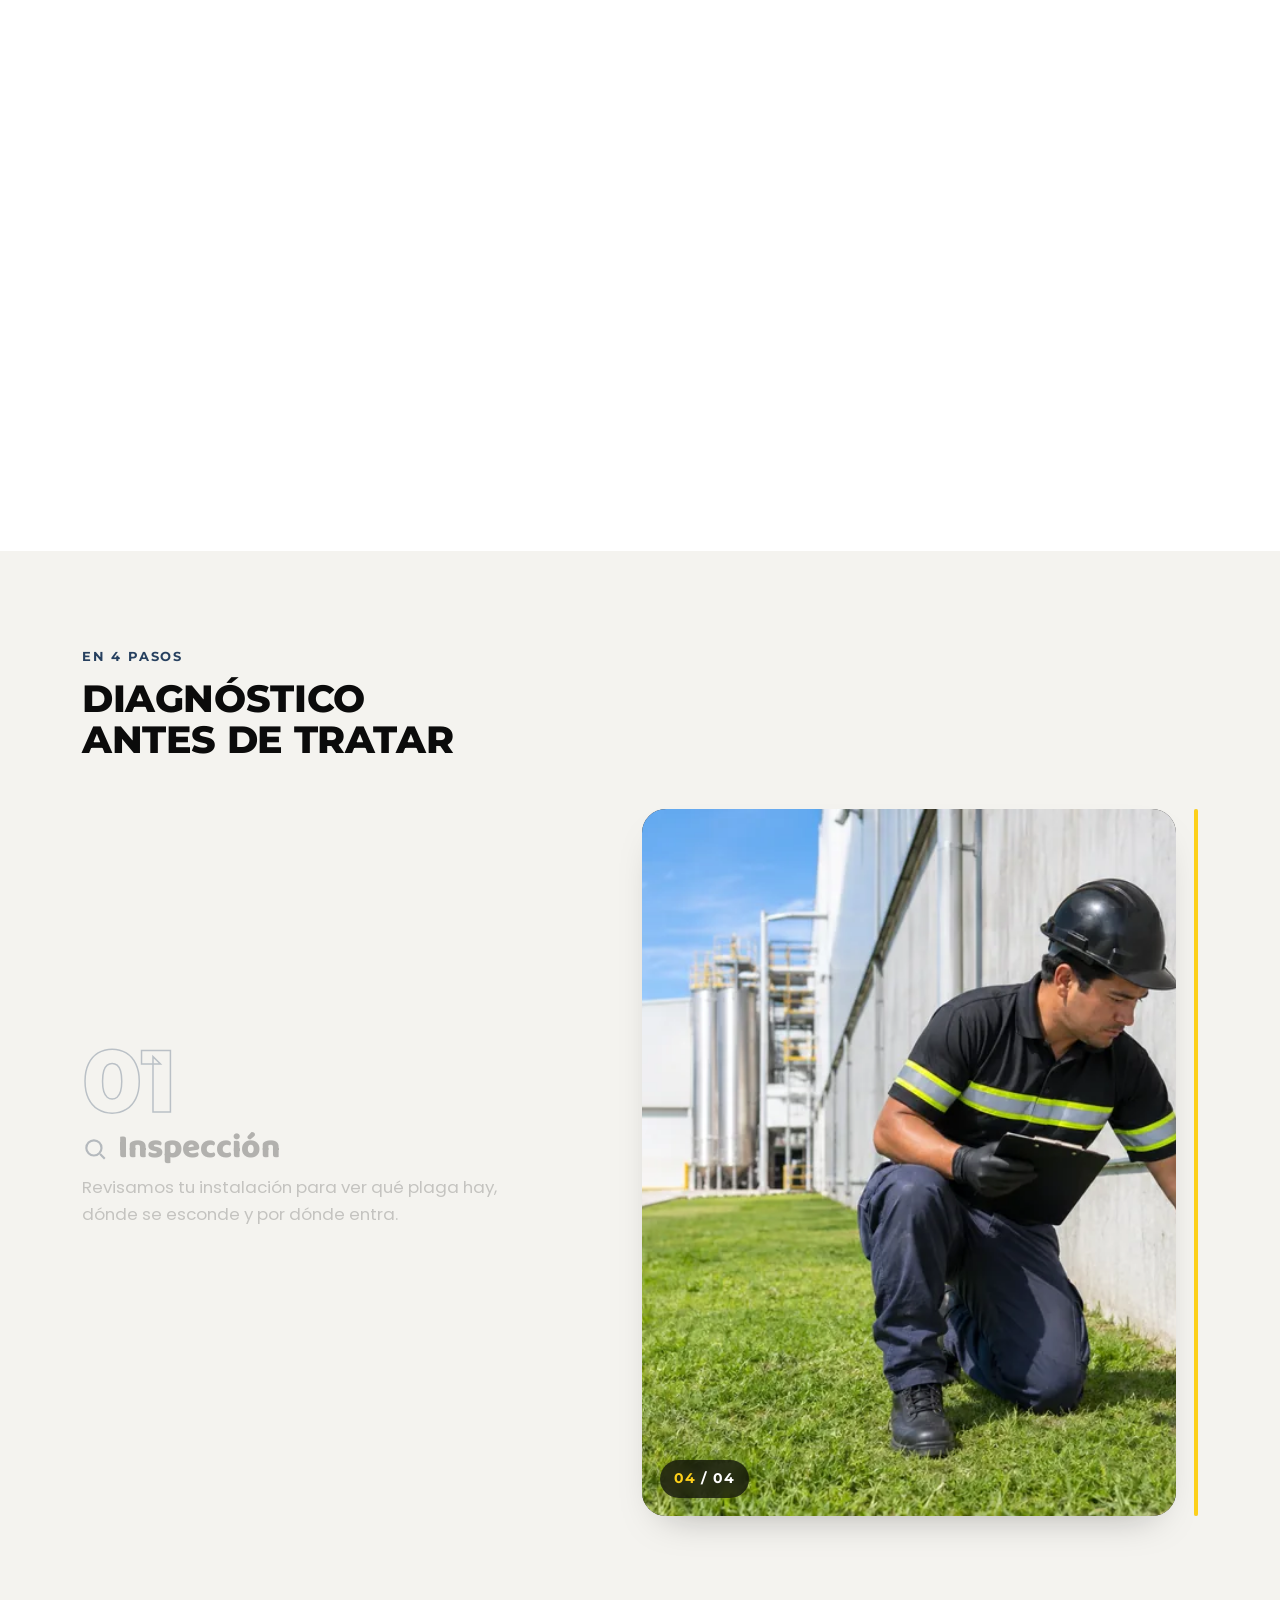
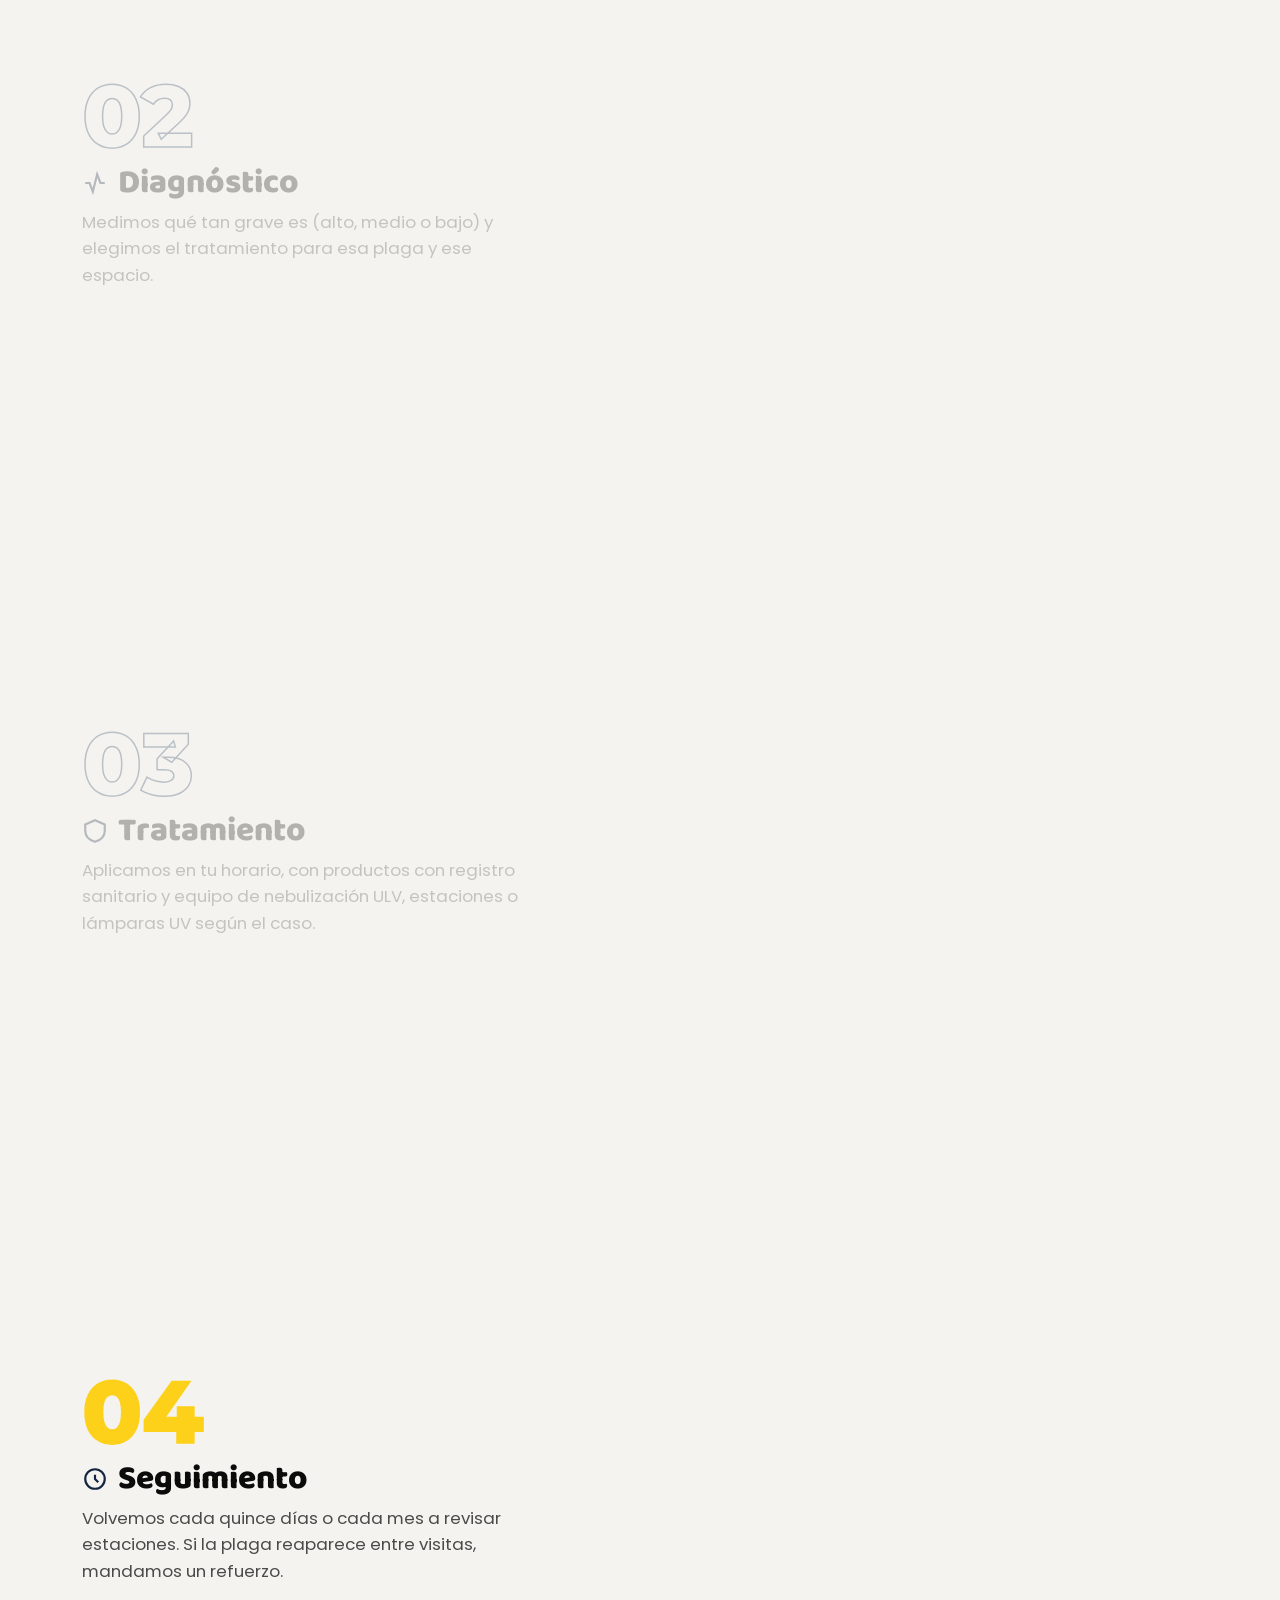
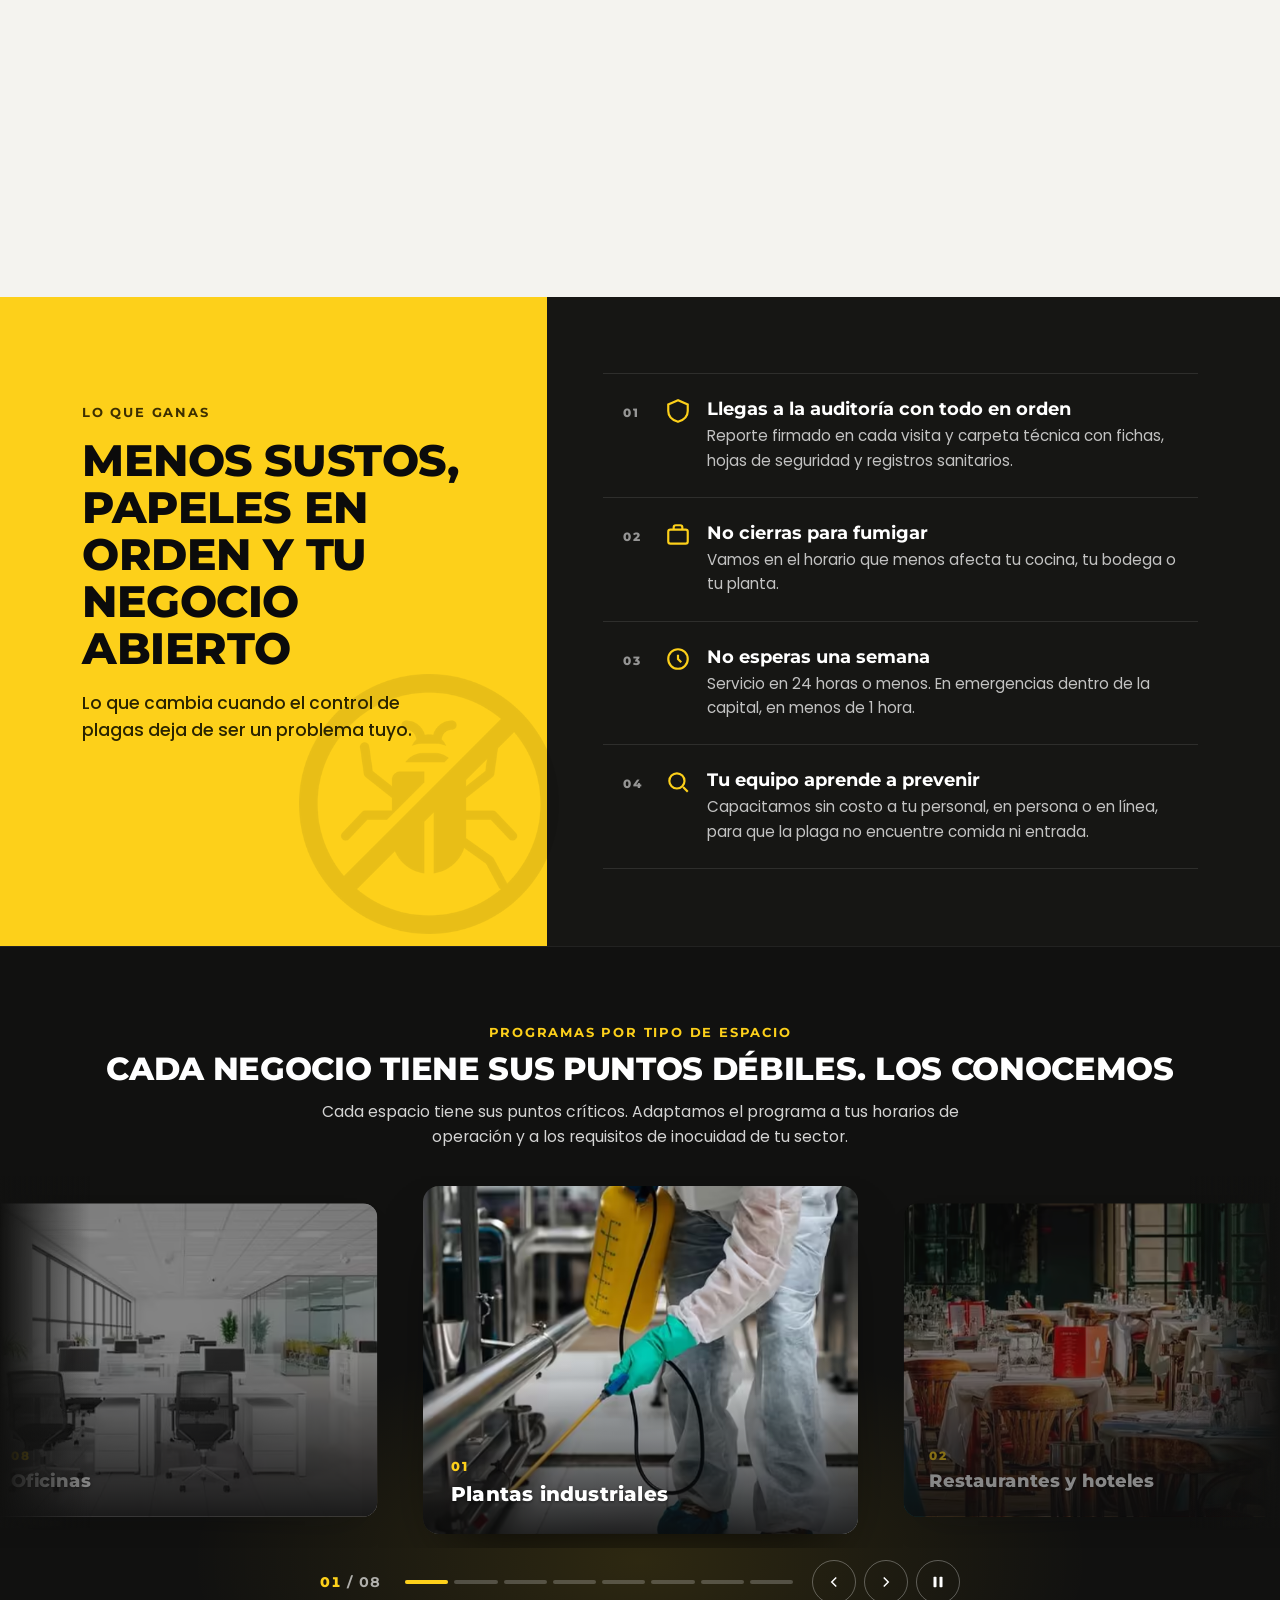
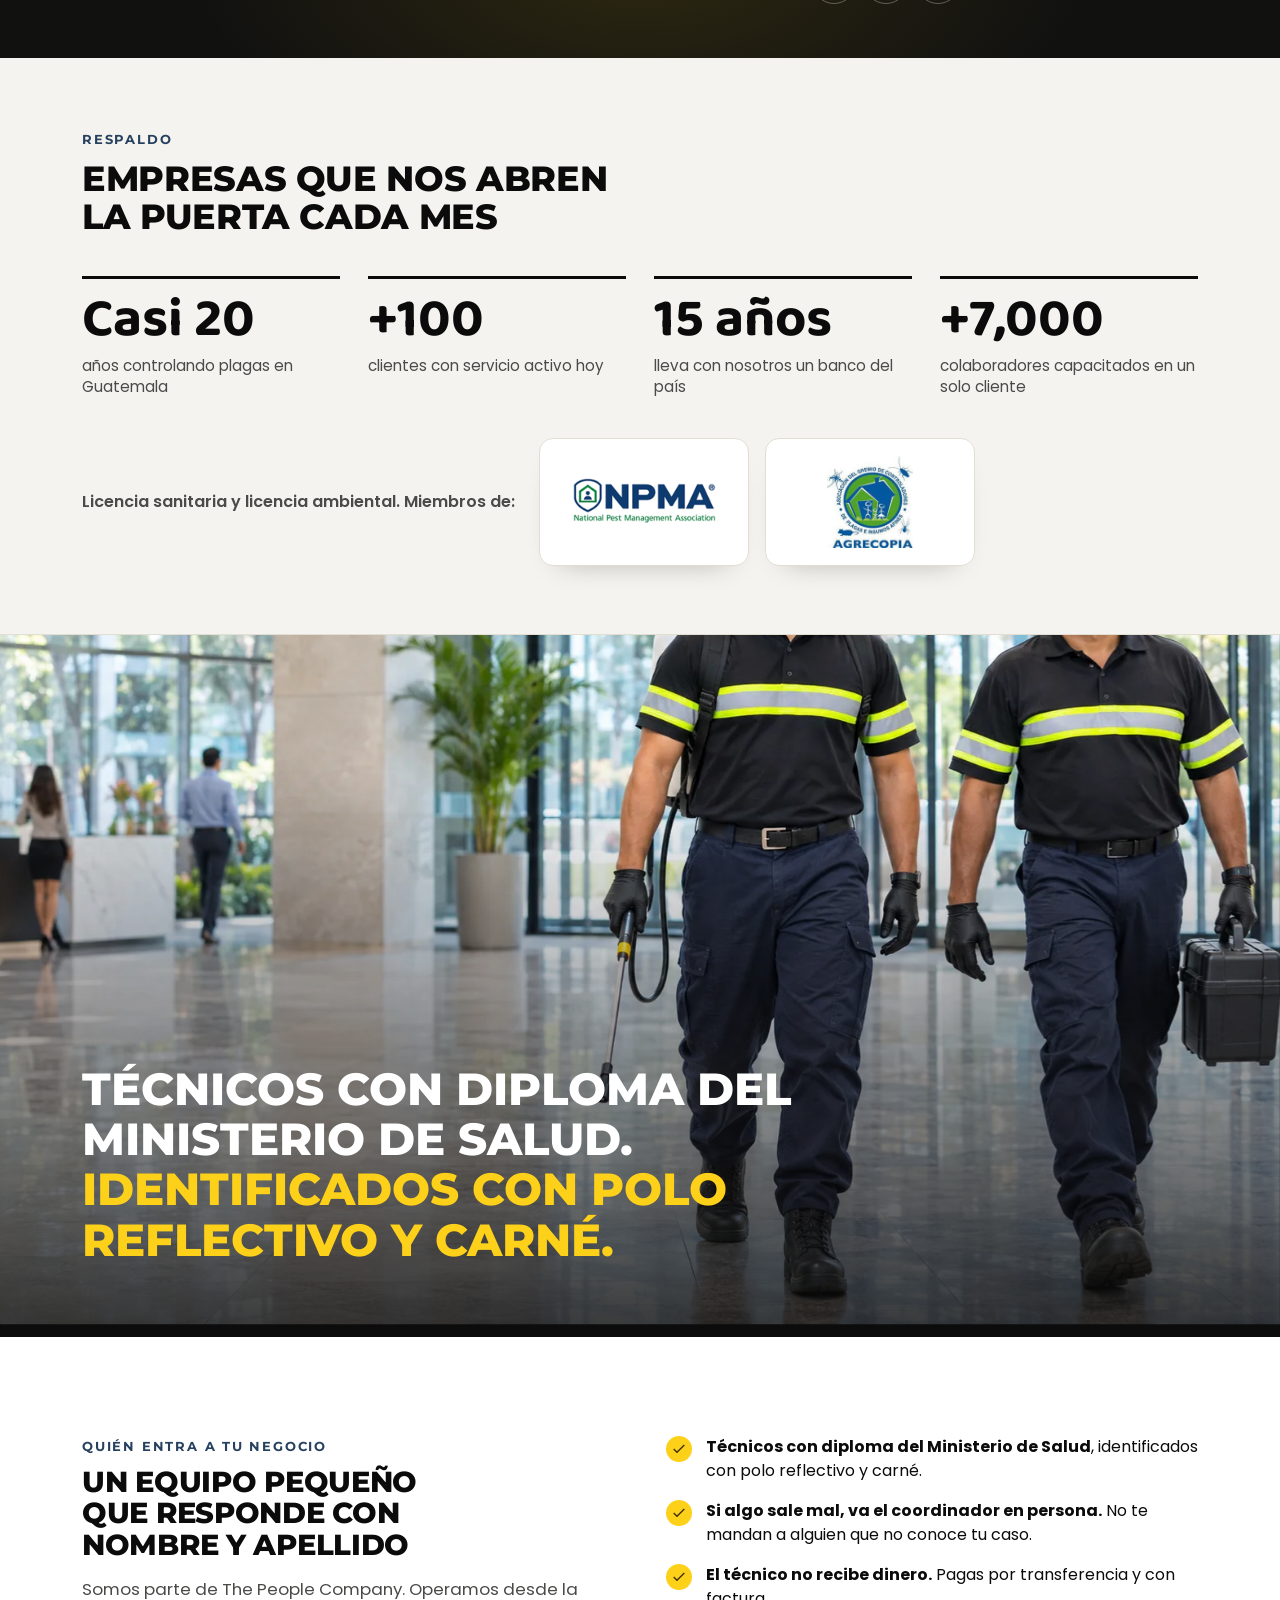
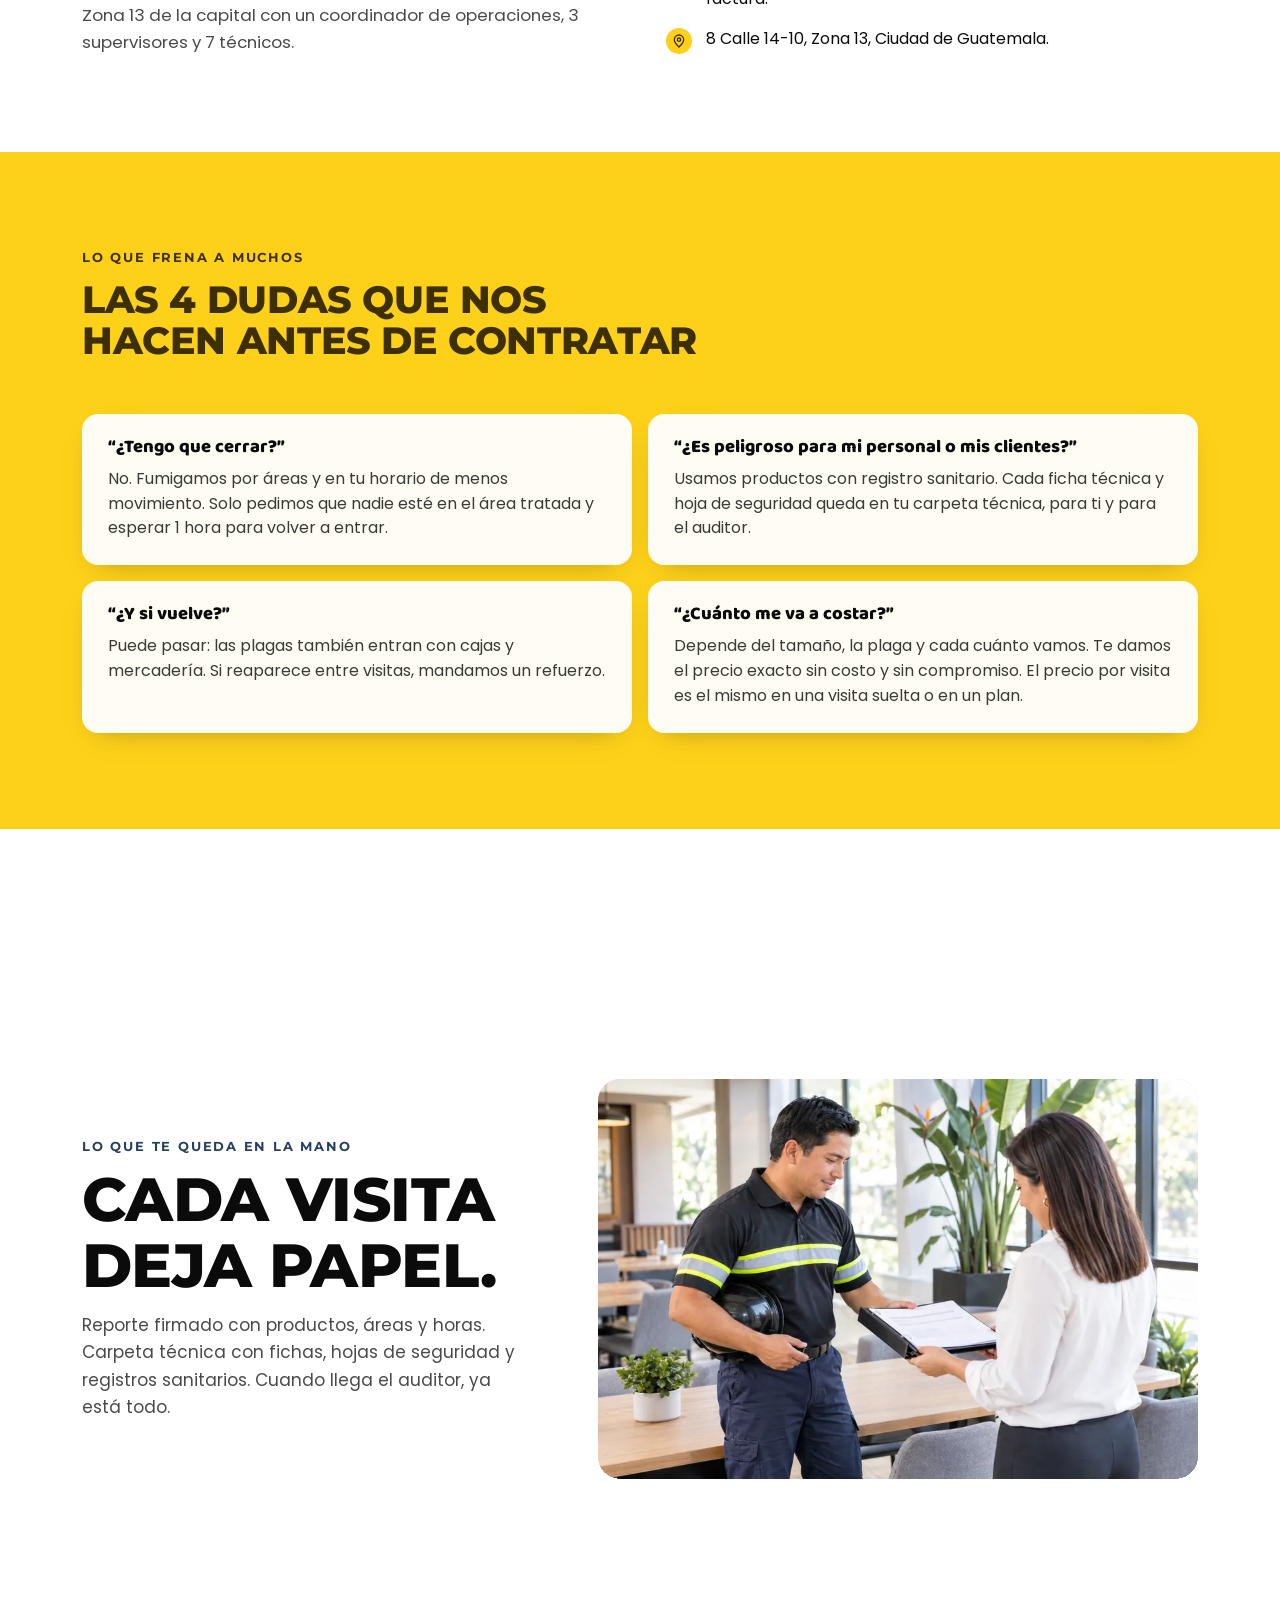
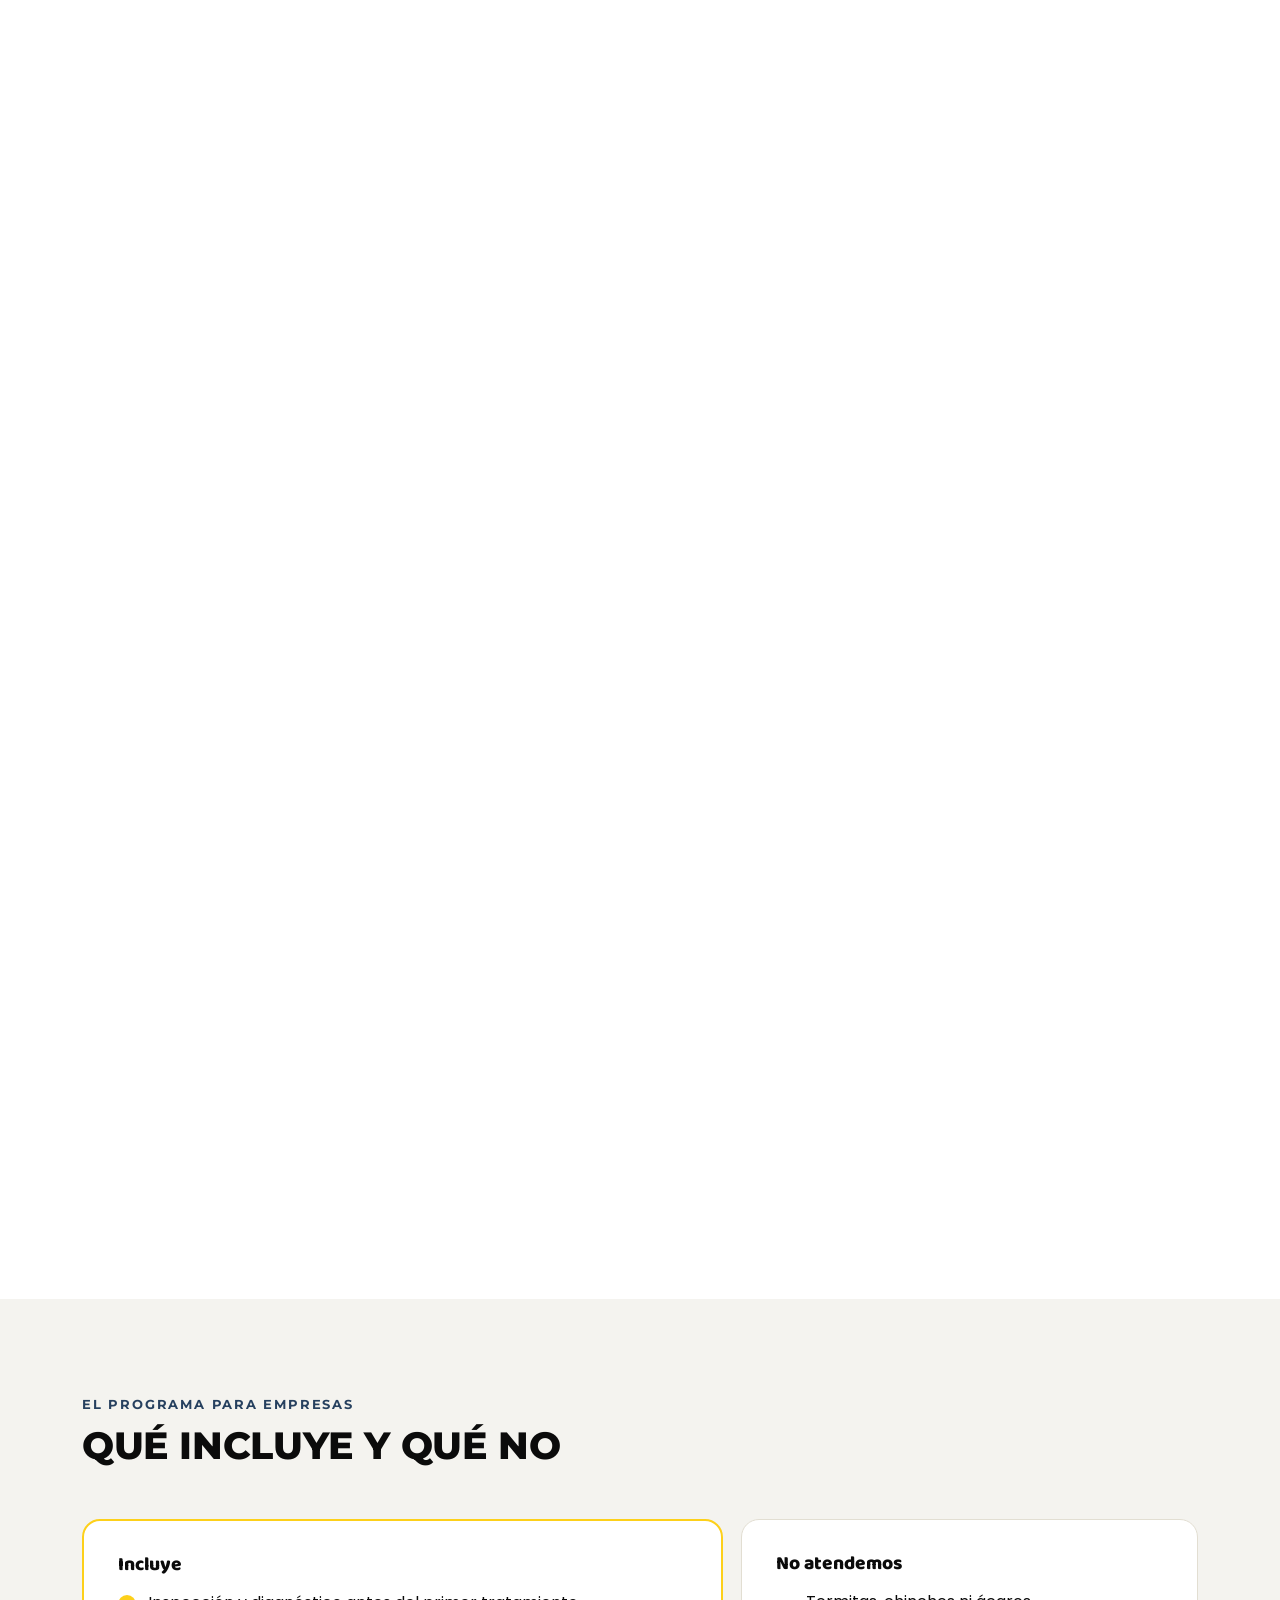
<file: v4/index.html>
<!doctype html>
<html lang="es">
<head>
  <meta charset="utf-8">
  <meta name="viewport" content="width=device-width, initial-scale=1">

  <title>Control de plagas para empresas en Guatemala | Termipest</title>
  <meta name="description" content="Control de plagas para restaurantes, bodegas, plantas, edificios y oficinas en Guatemala. Reporte firmado en cada visita, servicio en 24 horas y casi 20 años de experiencia. Cotización sin costo.">
  <!-- En un entorno de pruebas/staging público cambiar a "noindex, nofollow" para no duplicar el sitio actual. -->
  <meta name="robots" content="noindex, nofollow">
  <!-- Dominio final: www.termipestlatam.com (el host que Google ya tiene indexado). Si cambia, actualizar canonical, og:url, JSON-LD, robots.txt y sitemap.xml. -->
  <link rel="canonical" href="https://www.termipestlatam.com/">
  <meta name="theme-color" content="#111110">

  <!-- Open Graph / redes sociales -->
  <meta property="og:type" content="website">
  <meta property="og:locale" content="es_GT">
  <meta property="og:site_name" content="Termipest">
  <meta property="og:title" content="Control de plagas y fumigación en Guatemala | Termipest">
  <meta property="og:description" content="Control profesional de plagas para empresas y hogares en Guatemala. Inspección, diagnóstico, tratamiento y seguimiento.">
  <meta property="og:url" content="https://www.termipestlatam.com/">
  <meta property="og:image" content="https://www.termipestlatam.com/assets/images/og-termipest.jpg">
  <meta property="og:image:width" content="1200">
  <meta property="og:image:height" content="630">
  <meta property="og:image:alt" content="Técnico de Termipest aplicando nebulización en un jardín">
  <meta name="twitter:card" content="summary_large_image">
  <meta name="twitter:title" content="Control de plagas y fumigación en Guatemala | Termipest">
  <meta name="twitter:description" content="Control profesional de plagas para empresas y hogares en Guatemala.">
  <meta name="twitter:image" content="https://www.termipestlatam.com/assets/images/og-termipest.jpg">

  <!-- Favicon provisional: T negra sobre amarillo de marca (assets/icons). Reemplazar si Termipest tiene un isotipo oficial. -->
  <link rel="icon" href="assets/icons/favicon.svg" type="image/svg+xml">
  <link rel="icon" href="assets/icons/favicon-32.png" sizes="32x32" type="image/png">
  <link rel="apple-touch-icon" href="assets/icons/apple-touch-icon.png">

  <!-- Marca "js" antes del primer pintado para que las animaciones de entrada no parpadeen.
       Si se activa CSP, permitir este script por hash (ver docs/SEGURIDAD-Y-DESPLIEGUE.md). -->
  <script>document.documentElement.classList.add('js');</script>

  <link rel="preconnect" href="https://fonts.googleapis.com">
  <link rel="preconnect" href="https://fonts.gstatic.com" crossorigin>

  <link rel="stylesheet" href="assets/vendor/bootstrap-5.3.3/bootstrap.min.css">
  <link rel="stylesheet" href="https://fonts.googleapis.com/css2?family=Baloo+2:wght@800&family=Montserrat:wght@600;700;800&family=Poppins:wght@400;600&display=swap">
  <link rel="stylesheet" href="assets/css/styles.css?v=202611171706">
  <link rel="stylesheet" href="assets/css/motion.css?v=202611171706">

  <!-- Datos estructurados: solo información que ya existe en el sitio.
       TODO: agregar cuando se confirmen: "geo" (coordenadas), "openingHoursSpecification",
       "sameAs" (Facebook, Instagram, LinkedIn, Google Business Profile) y "priceRange". -->
  <script type="application/ld+json">
  {
    "@context": "https://schema.org",
    "@graph": [
      {
        "@type": "LocalBusiness",
        "@id": "https://www.termipestlatam.com/#negocio",
        "name": "Termipest",
        "description": "Control de plagas para empresas y hogares en Guatemala: inspección, diagnóstico, tratamiento y seguimiento.",
        "url": "https://www.termipestlatam.com/",
        "logo": "https://www.termipestlatam.com/assets/images/logo-termipest-440.png",
        "image": "https://www.termipestlatam.com/assets/images/og-termipest.jpg",
        "telephone": "+502 3083-6237",
        "email": "contactanos@termipest.biz",
        "contactPoint": [
          { "@type": "ContactPoint", "contactType": "customer service", "telephone": "+502 3083-6237", "areaServed": "GT", "availableLanguage": "es", "description": "WhatsApp" },
          { "@type": "ContactPoint", "contactType": "customer service", "telephone": "+502 2307-4727", "areaServed": "GT", "availableLanguage": "es" }
        ],
        "hasOfferCatalog": {
          "@type": "OfferCatalog",
          "name": "Programas de fumigación y control de plagas",
          "itemListElement": [
            { "@type": "Offer", "itemOffered": { "@type": "Service", "name": "Control de plagas para plantas industriales" } },
            { "@type": "Offer", "itemOffered": { "@type": "Service", "name": "Control de plagas para restaurantes y hoteles" } },
            { "@type": "Offer", "itemOffered": { "@type": "Service", "name": "Control de plagas para bodegas" } },
            { "@type": "Offer", "itemOffered": { "@type": "Service", "name": "Control de plagas para centros comerciales" } },
            { "@type": "Offer", "itemOffered": { "@type": "Service", "name": "Control de plagas para torres de apartamentos" } },
            { "@type": "Offer", "itemOffered": { "@type": "Service", "name": "Control de plagas para residenciales y colonias" } },
            { "@type": "Offer", "itemOffered": { "@type": "Service", "name": "Control de plagas para hospitales y clínicas" } },
            { "@type": "Offer", "itemOffered": { "@type": "Service", "name": "Control de plagas para oficinas" } }
          ]
        },
        "knowsAbout": ["Cucarachas", "Roedores", "Hormigas", "Moscas", "Mosquitos", "Arañas"],
        "address": {
          "@type": "PostalAddress",
          "streetAddress": "8 Calle 14-10, Zona 13",
          "addressLocality": "Ciudad de Guatemala",
          "addressCountry": "GT"
        },
        "areaServed": [
          { "@type": "City", "name": "Ciudad de Guatemala" },
          { "@type": "City", "name": "Quetzaltenango" },
          { "@type": "City", "name": "Antigua Guatemala" }
        ],
        "memberOf": [
          { "@type": "Organization", "name": "NPMA — National Pest Management Association" },
          { "@type": "Organization", "name": "AGRECOPIA — Asociación del Gremio de Controladores de Plagas e Insumos Afines" }
        ]
      },
      {
        "@type": "WebSite",
        "@id": "https://www.termipestlatam.com/#sitio",
        "url": "https://www.termipestlatam.com/",
        "name": "Termipest",
        "inLanguage": "es",
        "publisher": { "@id": "https://www.termipestlatam.com/#negocio" }
      },
      {
        "@type": "FAQPage",
        "mainEntity": [
          { "@type": "Question", "name": "¿Pueden garantizar que la plaga no vuelva?", "acceptedAnswer": { "@type": "Answer", "text": "Nadie puede garantizarlo con honestidad: las plagas también entran con cajas, mercadería o por falta de limpieza. Lo que sí hacemos: si la plaga reaparece entre visitas, mandamos un refuerzo." } },
          { "@type": "Question", "name": "¿Cuánto tardan en venir?", "acceptedAnswer": { "@type": "Answer", "text": "Normalmente atendemos en 24 horas o menos. En emergencias dentro de la capital llegamos en menos de 1 hora. De lunes a jueves hay más disponibilidad." } },
          { "@type": "Question", "name": "¿Cómo se paga?", "acceptedAnswer": { "@type": "Answer", "text": "Por transferencia bancaria y con factura. Por seguridad, nuestros técnicos no reciben efectivo ni cheques." } },
          { "@type": "Question", "name": "¿Atienden casas?", "acceptedAnswer": { "@type": "Answer", "text": "Sí. Las casas tienen sus propias indicaciones, por ejemplo el tiempo que las mascotas deben estar fuera. Las explicamos en la página de fumigación de casas." } },
          { "@type": "Question", "name": "¿Atienden fuera de la capital?", "acceptedAnswer": { "@type": "Answer", "text": "Sí, en Quetzaltenango y Antigua Guatemala, y evaluamos otros lugares. Fuera de la capital el precio incluye viáticos." } }
        ]
      }
    ]
  }
  </script>
</head>
<body>

<!-- Íconos reutilizables (se usan con <svg><use href="#id"></use></svg>) -->
<svg xmlns="http://www.w3.org/2000/svg" class="d-none" aria-hidden="true">
  <symbol id="i-wa" viewBox="0 0 24 24"><path fill="currentColor" d="M12.04 2C6.58 2 2.13 6.45 2.13 11.91c0 1.85.5 3.58 1.4 5.1L2 22l5.13-1.5a9.9 9.9 0 0 0 4.9 1.3h.01c5.46 0 9.91-4.45 9.91-9.9C21.95 6.45 17.5 2 12.04 2Zm5.8 14.1c-.24.68-1.4 1.3-1.94 1.38-.5.08-1.12.11-1.8-.12-.42-.14-.95-.31-1.65-.6-2.9-1.25-4.8-4.17-4.94-4.36-.14-.2-1.18-1.57-1.18-3 0-1.42.75-2.12 1.02-2.41.27-.3.58-.37.78-.37h.55c.18 0 .42-.07.65.5.24.6.82 2.06.89 2.2.07.15.12.32.02.52-.1.2-.15.32-.3.5-.14.17-.3.38-.43.5-.14.14-.29.29-.13.57.17.28.75 1.24 1.61 2 1.11.99 2.04 1.3 2.32 1.44.28.14.44.12.6-.07.17-.2.72-.84.91-1.13.19-.28.38-.23.63-.14.26.1 1.64.77 1.92.91.28.14.47.21.54.33.07.12.07.68-.17 1.35Z"/></symbol>
  <symbol id="i-check" viewBox="0 0 24 24"><path fill="none" stroke="currentColor" stroke-width="2" d="M20 6 9 17l-5-5"/></symbol>
  <symbol id="i-shield" viewBox="0 0 24 24"><path fill="none" stroke="currentColor" stroke-width="2" d="M12 2 3 6v6c0 5 4 8.5 9 10 5-1.5 9-5 9-10V6l-9-4Z"/></symbol>
  <symbol id="i-steps" viewBox="0 0 24 24"><path fill="none" stroke="currentColor" stroke-width="2" d="M3 12h4l3 8 4-16 3 8h4"/></symbol>
  <symbol id="i-chat" viewBox="0 0 24 24"><path fill="none" stroke="currentColor" stroke-width="2" d="M3 21l1.9-5.7A8 8 0 1 1 8.7 19L3 21Z"/></symbol>
  <symbol id="i-clock" viewBox="0 0 24 24"><g fill="none" stroke="currentColor" stroke-width="2"><path d="M12 8v4l3 3"/><circle cx="12" cy="12" r="9"/></g></symbol>
  <symbol id="i-search" viewBox="0 0 24 24"><g fill="none" stroke="currentColor" stroke-width="2"><circle cx="11" cy="11" r="7"/><path d="m21 21-4.3-4.3"/></g></symbol>
  <symbol id="i-briefcase" viewBox="0 0 24 24"><g fill="none" stroke="currentColor" stroke-width="2"><rect x="3" y="7" width="18" height="13" rx="2"/><path d="M8 7V5a2 2 0 0 1 2-2h4a2 2 0 0 1 2 2v2"/></g></symbol>
  <symbol id="i-pin" viewBox="0 0 24 24"><g fill="none" stroke="currentColor" stroke-width="2"><path d="M12 21s-7-6.5-7-11a7 7 0 0 1 14 0c0 4.5-7 11-7 11Z"/><circle cx="12" cy="10" r="2.5"/></g></symbol>
  <symbol id="i-phone" viewBox="0 0 24 24"><path fill="none" stroke="currentColor" stroke-width="2" d="M22 16.9v3a2 2 0 0 1-2.2 2 19.8 19.8 0 0 1-8.6-3 19.5 19.5 0 0 1-6-6 19.8 19.8 0 0 1-3-8.7A2 2 0 0 1 4.1 2h3a2 2 0 0 1 2 1.7c.1.9.3 1.8.6 2.7a2 2 0 0 1-.5 2.1L8 9.7a16 16 0 0 0 6 6l1.2-1.2a2 2 0 0 1 2.1-.5c.9.3 1.8.5 2.7.6a2 2 0 0 1 1.7 2Z"/></symbol>
  <symbol id="i-mail" viewBox="0 0 24 24"><g fill="none" stroke="currentColor" stroke-width="2"><rect x="2" y="4" width="20" height="16" rx="2"/><path d="m2 7 10 6 10-6"/></g></symbol>
  <symbol id="i-arrow" viewBox="0 0 24 24"><path fill="none" stroke="currentColor" stroke-width="2.2" d="M5 12h14M13 6l6 6-6 6"/></symbol>
  <symbol id="i-chev-l" viewBox="0 0 24 24"><path fill="none" stroke="currentColor" stroke-width="2" d="m15 18-6-6 6-6"/></symbol>
  <symbol id="i-chev-r" viewBox="0 0 24 24"><path fill="none" stroke="currentColor" stroke-width="2" d="m9 18 6-6-6-6"/></symbol>
  <symbol id="i-pause" viewBox="0 0 24 24"><g fill="currentColor"><rect x="6" y="5" width="4" height="14" rx="1"/><rect x="14" y="5" width="4" height="14" rx="1"/></g></symbol>
  <symbol id="i-play" viewBox="0 0 24 24"><path fill="currentColor" d="M8 5.5v13a1 1 0 0 0 1.5.86l10.5-6.5a1 1 0 0 0 0-1.72L9.5 4.64A1 1 0 0 0 8 5.5Z"/></symbol>
  <symbol id="i-up" viewBox="0 0 24 24"><path fill="none" stroke="currentColor" stroke-width="2.4" stroke-linecap="round" stroke-linejoin="round" d="M12 19V5M5 12l7-7 7 7"/></symbol>
  <symbol id="i-menu" viewBox="0 0 24 24"><path fill="none" stroke="currentColor" stroke-width="2.2" stroke-linecap="round" d="M4 7h16M4 12h16M4 17h16"/></symbol>
</svg>

<a class="skip-link" href="#contenido">Saltar al contenido</a>

<!-- ============ HEADER ============ -->
<header class="site-header">
  <nav class="navbar navbar-expand-lg" aria-label="Navegación principal">
    <div class="container">
      <a class="navbar-brand" href="#inicio">
        <picture>
          <source type="image/webp" srcset="assets/images/logo-termipest-440.webp">
          <img src="assets/images/logo-termipest-440.png" width="440" height="120" alt="Termipest — Expertos en control de plagas" class="brand-logo">
        </picture>
      </a>

      <button class="navbar-toggler menu-toggle" type="button" data-bs-toggle="offcanvas" data-bs-target="#menuPrincipal"
              aria-controls="menuPrincipal" aria-label="Abrir menú">
        <svg aria-hidden="true"><use href="#i-menu"></use></svg>
      </button>

      <div class="offcanvas offcanvas-end site-menu" tabindex="-1" id="menuPrincipal" aria-labelledby="menuPrincipalTitulo">
        <div class="offcanvas-header">
          <p class="offcanvas-title" id="menuPrincipalTitulo">Menú</p>
          <button type="button" class="btn-close" data-bs-dismiss="offcanvas" aria-label="Cerrar menú"></button>
        </div>
        <div class="offcanvas-body">
          <ul class="navbar-nav ms-lg-auto">
            <li class="nav-item"><a class="nav-link" href="#proceso">Cómo trabajamos</a></li>
            <li class="nav-item"><a class="nav-link" href="#servicios">Tipos de negocio</a></li>
            <li class="nav-item"><a class="nav-link" href="#incluye">Qué incluye</a></li>
            <li class="nav-item"><a class="nav-link" href="#preguntas">Preguntas</a></li>
            <li class="nav-item"><a class="nav-link" href="fumigacion-de-casas/">Casas</a></li>
          </ul>
          <a class="btn btn-primary nav-cta" href="#cotizacion" data-track="click_quote" data-track-location="header">Cotiza sin costo</a>
          <div class="menu-contact d-lg-none">
            <a href="tel:+50223074727" data-track="click_phone" data-track-location="menu">
              <svg aria-hidden="true"><use href="#i-phone"></use></svg>¿Prefieres llamar? 2307-4727
            </a>
          </div>
        </div>
      </div>
    </div>
  </nav>
</header>

<main id="contenido">

  <!-- ============ 1 · HERO · ¿Esto es para mí? Un deseo: que la plaga no te cueste una auditoría ni un cliente ============ -->
  <section class="hero" id="inicio" data-sc="exit" aria-labelledby="hero-titulo">
    <div class="hero-bg" aria-hidden="true">
      <picture>
        <source type="image/avif" srcset="assets/images/hero-fondo-1000.avif">
        <source type="image/webp" srcset="assets/images/hero-fondo-1000.webp">
        <img src="assets/images/hero-fondo-1000.jpg" width="1000" height="1000" alt="" fetchpriority="low" decoding="async">
      </picture>
    </div>

    <div class="hero-text-col">
      <picture class="hero-seal" aria-hidden="true">
        <source type="image/webp" srcset="assets/images/sello-sin-plagas-400.webp">
        <img src="assets/images/sello-sin-plagas-400.png" width="400" height="400" alt="" fetchpriority="low" decoding="async">
      </picture>

      <p class="eyebrow hero-kicker h-anim"><span class="hero-kicker-dot" aria-hidden="true"></span>Restaurantes · bodegas · plantas · edificios · oficinas</p>
      <h1 id="hero-titulo" class="h-anim h-anim-1">Plagas bajo control y tu negocio listo para la <span class="hero-mark">auditoría</span></h1>
      <p class="lede h-anim h-anim-2">Control de plagas para empresas en Guatemala. Primero encontramos de dónde viene la plaga. Después la controlamos en tu horario y te dejamos un reporte firmado en cada visita.</p>

      <div class="hero-cta h-anim h-anim-3">
        <a class="btn btn-primary btn-lg-cta" href="#cotizacion" data-track="click_quote" data-track-location="hero">Cotiza sin costo</a>
        <a class="hero-alt-link" href="fumigacion-de-casas/">¿Es para tu casa? Mira la fumigación de casas<svg aria-hidden="true"><use href="#i-arrow"></use></svg></a>
      </div>
      <p class="hero-note h-anim h-anim-3">4 datos, menos de un minuto · Te llamamos para cotizar</p>

      <ul class="hero-badges h-anim h-anim-4">
        <li class="hero-badge"><svg aria-hidden="true"><use href="#i-check"></use></svg>Casi 20 años en Guatemala</li>
        <li class="hero-badge"><svg aria-hidden="true"><use href="#i-check"></use></svg>Servicio en 24 horas o menos</li>
        <li class="hero-badge"><svg aria-hidden="true"><use href="#i-check"></use></svg>Reporte firmado en cada visita</li>
      </ul>
    </div>

    <!-- Carrusel de fotos: Bootstrap Carousel (fade) con estilo propio -->
    <div id="heroCarousel" class="carousel slide carousel-fade hero-media" role="region"
         aria-roledescription="carrusel" aria-label="Fotos de nuestro equipo en servicio">
      <div class="carousel-inner" aria-live="off">
        <div class="carousel-item active" role="group" aria-roledescription="diapositiva" aria-label="1 de 5">
          <picture>
            <source type="image/avif" sizes="(min-width: 992px) 36vw, 100vw" srcset="assets/images/hero-inspeccion-480.avif 480w, assets/images/hero-inspeccion-800.avif 800w">
            <source type="image/webp" sizes="(min-width: 992px) 36vw, 100vw" srcset="assets/images/hero-inspeccion-480.webp 480w, assets/images/hero-inspeccion-800.webp 800w">
            <img src="assets/images/hero-inspeccion-800.jpg" sizes="(min-width: 992px) 36vw, 100vw" srcset="assets/images/hero-inspeccion-480.jpg 480w, assets/images/hero-inspeccion-800.jpg 800w"
                 width="800" height="1197" fetchpriority="high" alt="Técnico de Termipest inspeccionando el interior de un gabinete con linterna">
          </picture>
          <div class="hero-caption">
            <p class="cap-step">01 · Inspección</p>
            <p class="cap-text">Revisamos gabinetes, cocinas y puntos críticos antes de tratar.</p>
          </div>
        </div>
        <div class="carousel-item" role="group" aria-roledescription="diapositiva" aria-label="2 de 5">
          <picture>
            <source type="image/avif" sizes="(min-width: 992px) 36vw, 100vw" srcset="assets/images/hero-aplicacion-480.avif 480w, assets/images/hero-aplicacion-800.avif 800w">
            <source type="image/webp" sizes="(min-width: 992px) 36vw, 100vw" srcset="assets/images/hero-aplicacion-480.webp 480w, assets/images/hero-aplicacion-800.webp 800w">
            <img src="assets/images/hero-aplicacion-800.jpg" sizes="(min-width: 992px) 36vw, 100vw" srcset="assets/images/hero-aplicacion-480.jpg 480w, assets/images/hero-aplicacion-800.jpg 800w"
                 width="800" height="1197" fetchpriority="low" decoding="async" alt="Técnico de Termipest aplicando tratamiento a lo largo de un pasillo de oficinas">
          </picture>
          <div class="hero-caption">
            <p class="cap-step">02 · Aplicación dirigida</p>
            <p class="cap-text">Tratamiento en zócalos, pasillos y oficinas sin detener tu operación.</p>
          </div>
        </div>
        <div class="carousel-item" role="group" aria-roledescription="diapositiva" aria-label="3 de 5">
          <picture>
            <source type="image/avif" sizes="(min-width: 992px) 36vw, 100vw" srcset="assets/images/hero-nebulizacion-480.avif 480w, assets/images/hero-nebulizacion-900.avif 900w">
            <source type="image/webp" sizes="(min-width: 992px) 36vw, 100vw" srcset="assets/images/hero-nebulizacion-480.webp 480w, assets/images/hero-nebulizacion-900.webp 900w">
            <img src="assets/images/hero-nebulizacion-900.jpg" sizes="(min-width: 992px) 36vw, 100vw" srcset="assets/images/hero-nebulizacion-480.jpg 480w, assets/images/hero-nebulizacion-900.jpg 900w"
                 width="900" height="900" fetchpriority="low" decoding="async" class="obj-nebulizacion" alt="Técnico de Termipest nebulizando un jardín con equipo termonebulizador">
          </picture>
          <div class="hero-caption">
            <p class="cap-step">03 · Nebulización</p>
            <p class="cap-text">Niebla fina que alcanza follaje y rincones donde se refugian mosquitos y plagas voladoras.</p>
          </div>
        </div>
        <div class="carousel-item" role="group" aria-roledescription="diapositiva" aria-label="4 de 5">
          <picture>
            <source type="image/avif" sizes="(min-width: 992px) 36vw, 100vw" srcset="assets/images/hero-sanitizacion-480.avif 480w, assets/images/hero-sanitizacion-800.avif 800w">
            <source type="image/webp" sizes="(min-width: 992px) 36vw, 100vw" srcset="assets/images/hero-sanitizacion-480.webp 480w, assets/images/hero-sanitizacion-800.webp 800w">
            <img src="assets/images/hero-sanitizacion-800.jpg" sizes="(min-width: 992px) 36vw, 100vw" srcset="assets/images/hero-sanitizacion-480.jpg 480w, assets/images/hero-sanitizacion-800.jpg 800w"
                 width="800" height="1197" fetchpriority="low" decoding="async" alt="Técnico de Termipest con traje de protección sanitizando una oficina">
          </picture>
          <div class="hero-caption">
            <p class="cap-step">04 · Sanitización</p>
            <p class="cap-text">Desinfección de oficinas y áreas de trabajo con equipo de protección completo.</p>
          </div>
        </div>
        <div class="carousel-item" role="group" aria-roledescription="diapositiva" aria-label="5 de 5">
          <picture>
            <source type="image/avif" sizes="(min-width: 992px) 36vw, 100vw" srcset="assets/images/hero-exteriores-480.avif 480w, assets/images/hero-exteriores-800.avif 800w">
            <source type="image/webp" sizes="(min-width: 992px) 36vw, 100vw" srcset="assets/images/hero-exteriores-480.webp 480w, assets/images/hero-exteriores-800.webp 800w">
            <img src="assets/images/hero-exteriores-800.jpg" sizes="(min-width: 992px) 36vw, 100vw" srcset="assets/images/hero-exteriores-480.jpg 480w, assets/images/hero-exteriores-800.jpg 800w"
                 width="800" height="1197" fetchpriority="low" decoding="async" alt="Técnico de Termipest aplicando control con bomba de espalda en una terraza">
          </picture>
          <div class="hero-caption">
            <p class="cap-step">05 · Áreas exteriores</p>
            <p class="cap-text">Control en terrazas, jardines y áreas verdes del inmueble.</p>
          </div>
        </div>
      </div>

      <div class="hero-controls">
        <div class="carousel-indicators hero-indicators">
          <button type="button" data-bs-target="#heroCarousel" data-bs-slide-to="0" class="active" aria-current="true" aria-label="Foto 1: Inspección"></button>
          <button type="button" data-bs-target="#heroCarousel" data-bs-slide-to="1" aria-label="Foto 2: Aplicación dirigida"></button>
          <button type="button" data-bs-target="#heroCarousel" data-bs-slide-to="2" aria-label="Foto 3: Nebulización"></button>
          <button type="button" data-bs-target="#heroCarousel" data-bs-slide-to="3" aria-label="Foto 4: Sanitización"></button>
          <button type="button" data-bs-target="#heroCarousel" data-bs-slide-to="4" aria-label="Foto 5: Áreas exteriores"></button>
        </div>
        <button type="button" class="hero-toggle" aria-label="Pausar fotos">
          <svg class="icon-pause" aria-hidden="true"><use href="#i-pause"></use></svg>
          <svg class="icon-play" aria-hidden="true"><use href="#i-play"></use></svg>
        </button>
      </div>
    </div>
  </section>

  <!-- ============ 02 · FRANJA DE CONFIANZA ============ -->
  <div class="trust">
    <div class="container">
      <ul class="row row-cols-1 row-cols-md-3 g-0 trust-list">
        <li class="col trust-item"><svg aria-hidden="true"><use href="#i-shield"></use></svg>Licencia sanitaria y ambiental · NPMA</li>
        <li class="col trust-item"><svg aria-hidden="true"><use href="#i-clock"></use></svg>Emergencias en la capital: llegamos en menos de 1 hora</li>
        <li class="col trust-item"><svg aria-hidden="true"><use href="#i-briefcase"></use></svg>Más de 100 clientes con servicio activo</li>
      </ul>
    </div>
  </div>

  <!-- ============ 2 · EL PROBLEMA · ¿Me entienden? ============ -->
  <section id="problema" class="section prob-sec" aria-labelledby="problema-titulo">
    <div class="container">
      <div class="prob-grid">
        <div class="sec-head reveal">
          <span class="eyebrow">¿Te ha pasado?</span>
          <h2 id="problema-titulo">Una plaga en tu negocio casi nunca llega en buen momento</h2>
          <p>Si alguna de estas te suena, no es mala suerte: la plaga tiene una entrada que nadie ha encontrado.</p>
        </div>
        <ul class="prob-list stagger">
          <li class="prob-item reveal"><span class="prob-n" aria-hidden="true">01</span><p>Viste una cucaracha en la cocina <strong>justo la semana de la inspección</strong>.</p></li>
          <li class="prob-item reveal"><span class="prob-n" aria-hidden="true">02</span><p>Aparecen <strong>cajas o tarimas mordidas</strong> en la bodega y nadie sabe por dónde entran.</p></li>
          <li class="prob-item reveal"><span class="prob-n" aria-hidden="true">03</span><p>Ya fumigaron, pero <strong>a las pocas semanas volvieron</strong>.</p></li>
          <li class="prob-item reveal"><span class="prob-n" aria-hidden="true">04</span><p>El auditor pide el <strong>reporte del control de plagas</strong> y tu proveedor no lo deja.</p></li>
        </ul>
      </div>
    </div>
  </section>


  <!-- ============ v4 · FRASE QUE SE ENCIENDE AL BAJAR ============ -->
  <section class="statement" data-sc="sticky" data-words aria-label="Nuestra forma de trabajar">
    <div class="statement-pin">
      <div class="container">
        <p class="statement-text">La plaga no llega por mala suerte. Entra por un lugar que nadie ha revisado. <strong>Nosotros empezamos justo ahí.</strong></p>
      </div>
    </div>
  </section>

  <!-- ============ 2b · ¿QUÉ PLAGA TIENES? (sigue el problema, con sus palabras) ============ -->
  <section id="plagas" class="section plagas-sec" aria-labelledby="plagas-titulo">
    <picture class="plagas-bg" aria-hidden="true">
      <source type="image/avif" sizes="100vw" srcset="assets/images/plagas-fondo-800.avif 800w, assets/images/plagas-fondo-1400.avif 1400w">
      <source type="image/webp" sizes="100vw" srcset="assets/images/plagas-fondo-800.webp 800w, assets/images/plagas-fondo-1400.webp 1400w">
      <img src="assets/images/plagas-fondo-1400.jpg" sizes="100vw" srcset="assets/images/plagas-fondo-800.jpg 800w, assets/images/plagas-fondo-1400.jpg 1400w"
           width="1400" height="700" alt="" loading="lazy" decoding="async">
    </picture>
    <div class="plagas-bg-gradient" aria-hidden="true"></div>

    <div class="container position-relative">
      <div class="sec-head sec-head-inverse plagas-head reveal">
        <span class="eyebrow">Identifica tu problema</span>
        <h2 id="plagas-titulo">¿Cuál es la tuya?</h2>
        <p>Estas son las plagas que más atendemos. Toca la tuya y te llevamos a la cotización con el dato ya marcado. ¿No aparece? Elige “otra” en el formulario y te confirmamos si la atendemos.</p>
      </div>

      <!-- Nota: Termipest NO ofrece control de termitas ni chinches (confirmado por Operaciones, 22-sep-2026). No agregarlas aquí ni en el formulario. -->
      <ul class="row row-cols-2 row-cols-md-3 row-cols-xl-6 g-3 pest-grid stagger">
        <li class="col reveal-scale">
          <a class="pest-card" href="#cotizacion" data-prefill-pest="Cucarachas" data-track="click_pest" data-track-location="Cucarachas">
            <img class="icon-mono" src="assets/icons/cucaracha.png" width="50" height="80" alt="" loading="lazy">
            <h3>Cucarachas</h3>
            <p>Cocinas, drenajes y áreas de alimentos</p>
          </a>
        </li>
        <li class="col reveal-scale">
          <a class="pest-card" href="#cotizacion" data-prefill-pest="Roedores" data-track="click_pest" data-track-location="Roedores">
            <img class="icon-mono" src="assets/icons/roedor.png" width="86" height="80" alt="" loading="lazy">
            <h3>Roedores</h3>
            <p>Bodegas, sótanos y zonas de carga</p>
          </a>
        </li>
        <li class="col reveal-scale">
          <a class="pest-card" href="#cotizacion" data-prefill-pest="Hormigas" data-track="click_pest" data-track-location="Hormigas">
            <img class="icon-mono" src="assets/icons/hormiga.png" width="56" height="80" alt="" loading="lazy">
            <h3>Hormigas</h3>
            <p>Cocinas, jardines y bodegas</p>
          </a>
        </li>
        <li class="col reveal-scale">
          <a class="pest-card" href="#cotizacion" data-prefill-pest="Moscas" data-track="click_pest" data-track-location="Moscas">
            <img class="icon-mono" src="assets/icons/mosca.png" width="72" height="80" alt="" loading="lazy">
            <h3>Moscas</h3>
            <p>Áreas de basura, carga y comedores</p>
          </a>
        </li>
        <li class="col reveal-scale">
          <a class="pest-card" href="#cotizacion" data-prefill-pest="Mosquitos" data-track="click_pest" data-track-location="Mosquitos">
            <img class="icon-mono" src="assets/icons/mosquito.png" width="140" height="80" alt="" loading="lazy">
            <h3>Mosquitos</h3>
            <p>Jardines, terrazas y agua estancada</p>
          </a>
        </li>
        <li class="col reveal-scale">
          <a class="pest-card" href="#cotizacion" data-prefill-pest="Arañas" data-track="click_pest" data-track-location="Arañas">
            <img class="icon-mono" src="assets/icons/arana.png" width="68" height="80" alt="" loading="lazy">
            <h3>Arañas</h3>
            <p>Rincones, bodegas y áreas poco transitadas</p>
          </a>
        </li>
      </ul>
    </div>

    <!-- única animación ambiental que queda: una cucaracha cruza el borde inferior de vez en cuando -->
    <div class="critter" aria-hidden="true"><img class="icon-mono" src="assets/icons/cucaracha.png" width="50" height="80" alt="" loading="lazy"></div>
  </section>

  <!-- ============ 3 · EL MECANISMO · ¿Por qué esto sí funcionaría? Diagnóstico antes de tratar ============ -->
  <!-- ============ v4 · ESCENA QUE SE ABRE A PANTALLA COMPLETA ============ -->
  <section class="cinema" data-sc="sticky" aria-labelledby="cinema-titulo">
    <div class="cinema-pin">
      <figure class="cinema-frame">
        <img class="cinema-img" src="assets/images/cine-cocina-1600.webp" srcset="assets/images/cine-cocina-900.webp 900w, assets/images/cine-cocina-1600.webp 1600w" sizes="100vw" width="1600" height="1067" alt="Técnico de Termipest revisando con linterna debajo de una mesa de acero en la cocina de un restaurante" loading="lazy" decoding="async">
      </figure>
      <div class="cinema-copy container">
        <span class="eyebrow">Cómo trabajamos</span>
        <h2 id="cinema-titulo">Primero el porqué.<br>Después el producto.</h2>
        <p>Echar químico sin saber por dónde entra la plaga es pagar dos veces.</p>
      </div>
    </div>
  </section>

  <section id="proceso" class="section sx-sec" aria-labelledby="proceso-titulo">
    <div class="container">
      <div class="sec-head reveal">
        <span class="eyebrow">En 4 pasos</span>
        <h2 id="proceso-titulo">Diagnóstico antes de tratar</h2>
      </div>
      <div class="sx" data-scrolly data-sc="view">
        <ol class="sx-steps">
          <li class="sx-step">
            <figure class="sx-inline"><img class="" src="assets/images/hero-inspeccion-800.webp" srcset="assets/images/hero-inspeccion-480.webp 480w, assets/images/hero-inspeccion-800.webp 800w" sizes="100vw" width="800" height="1198" alt="Técnico de Termipest inspeccionando con linterna el interior de un gabinete" loading="lazy" decoding="async"></figure>
            <span class="sx-num" aria-hidden="true">01</span>
            <div class="proc-head"><svg class="proc-icon" aria-hidden="true"><use href="#i-search"></use></svg><h3>Inspección</h3></div>
            <p>Revisamos tu instalación para ver qué plaga hay, dónde se esconde y por dónde entra.</p>
          </li>
          <li class="sx-step">
            <figure class="sx-inline"><img class="" src="assets/images/cine-bodega-1600.webp" srcset="assets/images/cine-bodega-900.webp 900w, assets/images/cine-bodega-1600.webp 1600w" sizes="100vw" width="1600" height="1067" alt="Técnico revisando la base de las tarimas en una bodega" loading="lazy" decoding="async"></figure>
            <span class="sx-num" aria-hidden="true">02</span>
            <div class="proc-head"><svg class="proc-icon" aria-hidden="true"><use href="#i-steps"></use></svg><h3>Diagnóstico</h3></div>
            <p>Medimos qué tan grave es (alto, medio o bajo) y elegimos el tratamiento para esa plaga y ese espacio.</p>
          </li>
          <li class="sx-step">
            <figure class="sx-inline"><img class="" src="assets/images/hero-aplicacion-800.webp" srcset="assets/images/hero-aplicacion-480.webp 480w, assets/images/hero-aplicacion-800.webp 800w" sizes="100vw" width="800" height="1198" alt="Técnico de Termipest aplicando tratamiento a lo largo de un pasillo de oficinas" loading="lazy" decoding="async"></figure>
            <span class="sx-num" aria-hidden="true">03</span>
            <div class="proc-head"><svg class="proc-icon" aria-hidden="true"><use href="#i-shield"></use></svg><h3>Tratamiento</h3></div>
            <p>Aplicamos en tu horario, con productos con registro sanitario y equipo de nebulización ULV, estaciones o lámparas UV según el caso.</p>
          </li>
          <li class="sx-step">
            <figure class="sx-inline"><img class="" src="assets/images/cine-perimetro-1600.webp" srcset="assets/images/cine-perimetro-900.webp 900w, assets/images/cine-perimetro-1600.webp 1600w" sizes="100vw" width="1600" height="1067" alt="Técnico de Termipest revisando una estación para roedores en el perímetro de una planta" loading="lazy" decoding="async"></figure>
            <span class="sx-num" aria-hidden="true">04</span>
            <div class="proc-head"><svg class="proc-icon" aria-hidden="true"><use href="#i-clock"></use></svg><h3>Seguimiento</h3></div>
            <p>Volvemos cada quince días o cada mes a revisar estaciones. Si la plaga reaparece entre visitas, mandamos un refuerzo.</p>
          </li>
        </ol>
        <div class="sx-visual" aria-hidden="true">
          <div class="sx-stack">
            <figure class="sx-shot is-on"><img class="" src="assets/images/hero-inspeccion-800.webp" srcset="assets/images/hero-inspeccion-480.webp 480w, assets/images/hero-inspeccion-800.webp 800w" sizes="(min-width: 992px) 50vw, 1px" width="800" height="1198" alt="" aria-hidden="true" loading="lazy" decoding="async"></figure>
            <figure class="sx-shot"><img class="" src="assets/images/cine-bodega-1600.webp" srcset="assets/images/cine-bodega-900.webp 900w, assets/images/cine-bodega-1600.webp 1600w" sizes="(min-width: 992px) 50vw, 1px" width="1600" height="1067" alt="" aria-hidden="true" loading="lazy" decoding="async"></figure>
            <figure class="sx-shot"><img class="" src="assets/images/hero-aplicacion-800.webp" srcset="assets/images/hero-aplicacion-480.webp 480w, assets/images/hero-aplicacion-800.webp 800w" sizes="(min-width: 992px) 50vw, 1px" width="800" height="1198" alt="" aria-hidden="true" loading="lazy" decoding="async"></figure>
            <figure class="sx-shot"><img class="" src="assets/images/cine-perimetro-1600.webp" srcset="assets/images/cine-perimetro-900.webp 900w, assets/images/cine-perimetro-1600.webp 1600w" sizes="(min-width: 992px) 50vw, 1px" width="1600" height="1067" alt="" aria-hidden="true" loading="lazy" decoding="async"></figure>
            <div class="sx-tag"><span data-sx-n>01</span> / 04</div>
          </div>
          <div class="sx-bar"><i></i></div>
        </div>
      </div>
    </div>
  </section>

  <!-- ============ 4 · LOS BENEFICIOS · ¿Cómo cambia mi operación? ============ -->
  <!-- Mitad amarilla (postura) + mitad carbón (4 razones en una frase cada una) -->
  <section id="por-que" class="why-sec" aria-labelledby="porque-titulo">
    <div class="container">
      <div class="row g-0">
        <div class="col-lg-5 why-intro reveal">
          <img class="why-seal" src="assets/images/sello-sin-plagas-400.png" width="400" height="400" alt="" aria-hidden="true" loading="lazy" decoding="async">
          <span class="eyebrow">Lo que ganas</span>
          <h2 id="porque-titulo">Menos sustos, papeles en orden y tu negocio abierto</h2>
          <p class="why-lede">Lo que cambia cuando el control de plagas deja de ser un problema tuyo.</p>
        </div>
        <div class="col-lg-7 why-panel">
          <ol class="why-list stagger">
            <li class="why-item reveal"><span class="why-num" aria-hidden="true">01</span><svg aria-hidden="true"><use href="#i-shield"></use></svg><div><h3>Llegas a la auditoría con todo en orden</h3><p>Reporte firmado en cada visita y carpeta técnica con fichas, hojas de seguridad y registros sanitarios.</p></div></li>
            <li class="why-item reveal"><span class="why-num" aria-hidden="true">02</span><svg aria-hidden="true"><use href="#i-briefcase"></use></svg><div><h3>No cierras para fumigar</h3><p>Vamos en el horario que menos afecta tu cocina, tu bodega o tu planta.</p></div></li>
            <li class="why-item reveal"><span class="why-num" aria-hidden="true">03</span><svg aria-hidden="true"><use href="#i-clock"></use></svg><div><h3>No esperas una semana</h3><p>Servicio en 24 horas o menos. En emergencias dentro de la capital, en menos de 1 hora.</p></div></li>
            <li class="why-item reveal"><span class="why-num" aria-hidden="true">04</span><svg aria-hidden="true"><use href="#i-search"></use></svg><div><h3>Tu equipo aprende a prevenir</h3><p>Capacitamos sin costo a tu personal, en persona o en línea, para que la plaga no encuentre comida ni entrada.</p></div></li>
          </ol>
        </div>
      </div>
    </div>
  </section>

  <!-- ============ 4b · PARA QUIÉN · el programa según tu tipo de negocio ============ -->
  <section id="servicios" class="servicios-sec" aria-labelledby="servicios-titulo" data-track-view="view_service">
    <div class="container">
      <div class="servicios-text reveal">
        <span class="eyebrow">Programas por tipo de espacio</span>
        <h2 id="servicios-titulo">Cada negocio tiene sus puntos débiles. Los conocemos</h2>
        <p>Cada espacio tiene sus puntos críticos. Adaptamos el programa a tus horarios de operación y a los requisitos de inocuidad de tu sector.</p>
      </div>
    </div>

    <div class="svc-root reveal" role="region" aria-roledescription="carrusel" aria-label="Tipos de espacio que atendemos">
      <div class="svc-track" id="svc-track" tabindex="-1">
        <article class="segment-card" role="group" aria-roledescription="diapositiva" aria-label="1 de 8: Plantas industriales">
          <picture>
            <source type="image/avif" srcset="assets/images/servicio-plantas-industriales-640.avif">
            <source type="image/webp" srcset="assets/images/servicio-plantas-industriales-640.webp">
            <img src="assets/images/servicio-plantas-industriales-640.jpg" width="640" height="800" alt="" loading="lazy" decoding="async">
          </picture>
          <div class="segment-body">
            <span class="segment-num" aria-hidden="true">01</span>
            <h3 class="segment-label">Plantas industriales</h3>
            <div class="segment-more"><div>
              <p class="segment-desc">Control preventivo para líneas de producción, almacenes de materia prima y zonas de carga.</p>
              <a class="btn btn-primary segment-cta" href="#cotizacion" data-prefill-property="Planta industrial" data-track="click_quote" data-track-location="servicio: plantas industriales" aria-label="Solicitar cotización para plantas industriales">Solicitar cotización <svg aria-hidden="true"><use href="#i-arrow"></use></svg></a>
            </div></div>
          </div>
        </article>
        <article class="segment-card" role="group" aria-roledescription="diapositiva" aria-label="2 de 8: Restaurantes y hoteles">
          <picture>
            <source type="image/avif" srcset="assets/images/servicio-restaurantes-hoteles-500.avif">
            <source type="image/webp" srcset="assets/images/servicio-restaurantes-hoteles-500.webp">
            <img src="assets/images/servicio-restaurantes-hoteles-500.jpg" width="500" height="376" alt="" loading="lazy" decoding="async">
          </picture>
          <div class="segment-body">
            <span class="segment-num" aria-hidden="true">02</span>
            <h3 class="segment-label">Restaurantes y hoteles</h3>
            <div class="segment-more"><div>
              <p class="segment-desc">Tratamientos coordinados con tus horarios para no interrumpir la cocina ni a tus huéspedes.</p>
              <a class="btn btn-primary segment-cta" href="#cotizacion" data-prefill-property="Restaurante u hotel" data-track="click_quote" data-track-location="servicio: restaurantes y hoteles" aria-label="Solicitar cotización para restaurantes y hoteles">Solicitar cotización <svg aria-hidden="true"><use href="#i-arrow"></use></svg></a>
            </div></div>
          </div>
        </article>
        <article class="segment-card" role="group" aria-roledescription="diapositiva" aria-label="3 de 8: Bodegas">
          <picture>
            <source type="image/avif" srcset="assets/images/servicio-bodegas-500.avif">
            <source type="image/webp" srcset="assets/images/servicio-bodegas-500.webp">
            <img src="assets/images/servicio-bodegas-500.jpg" width="500" height="376" alt="" loading="lazy" decoding="async">
          </picture>
          <div class="segment-body">
            <span class="segment-num" aria-hidden="true">03</span>
            <h3 class="segment-label">Bodegas</h3>
            <div class="segment-more"><div>
              <p class="segment-desc">Monitoreo de roedores e insectos rastreros que protege tu mercadería y tus tarimas.</p>
              <a class="btn btn-primary segment-cta" href="#cotizacion" data-prefill-property="Bodega" data-track="click_quote" data-track-location="servicio: bodegas" aria-label="Solicitar cotización para bodegas">Solicitar cotización <svg aria-hidden="true"><use href="#i-arrow"></use></svg></a>
            </div></div>
          </div>
        </article>
        <article class="segment-card" role="group" aria-roledescription="diapositiva" aria-label="4 de 8: Centros comerciales">
          <picture>
            <source type="image/avif" srcset="assets/images/servicio-centros-comerciales-500.avif">
            <source type="image/webp" srcset="assets/images/servicio-centros-comerciales-500.webp">
            <img src="assets/images/servicio-centros-comerciales-500.jpg" width="500" height="376" alt="" loading="lazy" decoding="async">
          </picture>
          <div class="segment-body">
            <span class="segment-num" aria-hidden="true">04</span>
            <h3 class="segment-label">Centros comerciales</h3>
            <div class="segment-more"><div>
              <p class="segment-desc">Programas para áreas comunes, locales, patios de comida y zonas de descarga.</p>
              <a class="btn btn-primary segment-cta" href="#cotizacion" data-prefill-property="Comercio o centro comercial" data-track="click_quote" data-track-location="servicio: centros comerciales" aria-label="Solicitar cotización para centros comerciales">Solicitar cotización <svg aria-hidden="true"><use href="#i-arrow"></use></svg></a>
            </div></div>
          </div>
        </article>
        <article class="segment-card" role="group" aria-roledescription="diapositiva" aria-label="5 de 8: Torres de apartamentos">
          <picture>
            <source type="image/avif" srcset="assets/images/servicio-torres-apartamentos-500.avif">
            <source type="image/webp" srcset="assets/images/servicio-torres-apartamentos-500.webp">
            <img src="assets/images/servicio-torres-apartamentos-500.jpg" width="500" height="376" alt="" loading="lazy" decoding="async">
          </picture>
          <div class="segment-body">
            <span class="segment-num" aria-hidden="true">05</span>
            <h3 class="segment-label">Torres de apartamentos</h3>
            <div class="segment-more"><div>
              <p class="segment-desc">Control en áreas comunes, ductos, sótanos y cuartos de basura de todo el edificio.</p>
              <a class="btn btn-primary segment-cta" href="#cotizacion" data-prefill-property="Condominio o residencial" data-track="click_quote" data-track-location="servicio: torres de apartamentos" aria-label="Solicitar cotización para torres de apartamentos">Solicitar cotización <svg aria-hidden="true"><use href="#i-arrow"></use></svg></a>
            </div></div>
          </div>
        </article>
        <article class="segment-card" role="group" aria-roledescription="diapositiva" aria-label="6 de 8: Residenciales y colonias">
          <picture>
            <source type="image/avif" srcset="assets/images/servicio-residenciales-500.avif">
            <source type="image/webp" srcset="assets/images/servicio-residenciales-500.webp">
            <img src="assets/images/servicio-residenciales-500.jpg" width="500" height="376" alt="" loading="lazy" decoding="async">
          </picture>
          <div class="segment-body">
            <span class="segment-num" aria-hidden="true">06</span>
            <h3 class="segment-label">Residenciales y colonias</h3>
            <div class="segment-more"><div>
              <p class="segment-desc">Control perimetral y de áreas comunes pensado para toda la comunidad.</p>
              <a class="btn btn-primary segment-cta" href="#cotizacion" data-prefill-property="Condominio o residencial" data-track="click_quote" data-track-location="servicio: residenciales" aria-label="Solicitar cotización para residenciales y colonias">Solicitar cotización <svg aria-hidden="true"><use href="#i-arrow"></use></svg></a>
            </div></div>
          </div>
        </article>
        <article class="segment-card" role="group" aria-roledescription="diapositiva" aria-label="7 de 8: Hospitales y clínicas">
          <picture>
            <source type="image/avif" srcset="assets/images/servicio-hospitales-clinicas-500.avif">
            <source type="image/webp" srcset="assets/images/servicio-hospitales-clinicas-500.webp">
            <img src="assets/images/servicio-hospitales-clinicas-500.jpg" width="500" height="376" alt="" loading="lazy" decoding="async">
          </picture>
          <div class="segment-body">
            <span class="segment-num" aria-hidden="true">07</span>
            <h3 class="segment-label">Hospitales y clínicas</h3>
            <div class="segment-more"><div>
              <p class="segment-desc">Protocolos cuidadosos para áreas sensibles, bodegas médicas y zonas de pacientes.</p>
              <a class="btn btn-primary segment-cta" href="#cotizacion" data-prefill-property="Hospital o clínica" data-track="click_quote" data-track-location="servicio: hospitales y clínicas" aria-label="Solicitar cotización para hospitales y clínicas">Solicitar cotización <svg aria-hidden="true"><use href="#i-arrow"></use></svg></a>
            </div></div>
          </div>
        </article>
        <article class="segment-card" role="group" aria-roledescription="diapositiva" aria-label="8 de 8: Oficinas">
          <picture>
            <source type="image/avif" srcset="assets/images/servicio-oficinas-500.avif">
            <source type="image/webp" srcset="assets/images/servicio-oficinas-500.webp">
            <img src="assets/images/servicio-oficinas-500.jpg" width="500" height="376" alt="" loading="lazy" decoding="async">
          </picture>
          <div class="segment-body">
            <span class="segment-num" aria-hidden="true">08</span>
            <h3 class="segment-label">Oficinas</h3>
            <div class="segment-more"><div>
              <p class="segment-desc">Visitas discretas que se adaptan a tu jornada laboral y a tu equipo.</p>
              <a class="btn btn-primary segment-cta" href="#cotizacion" data-prefill-property="Oficina" data-track="click_quote" data-track-location="servicio: oficinas" aria-label="Solicitar cotización para oficinas">Solicitar cotización <svg aria-hidden="true"><use href="#i-arrow"></use></svg></a>
            </div></div>
          </div>
        </article>
      </div>

      <div class="container">
        <div class="svc-controls">
          <p class="svc-counter" aria-hidden="true"><b class="svc-current">01</b> / 08</p>
          <ol class="svc-dots">
            <li><button class="svc-dot" type="button" aria-controls="svc-track" aria-label="Ver Plantas industriales" aria-current="true"></button></li>
            <li><button class="svc-dot" type="button" aria-controls="svc-track" aria-label="Ver Restaurantes y hoteles"></button></li>
            <li><button class="svc-dot" type="button" aria-controls="svc-track" aria-label="Ver Bodegas"></button></li>
            <li><button class="svc-dot" type="button" aria-controls="svc-track" aria-label="Ver Centros comerciales"></button></li>
            <li><button class="svc-dot" type="button" aria-controls="svc-track" aria-label="Ver Torres de apartamentos"></button></li>
            <li><button class="svc-dot" type="button" aria-controls="svc-track" aria-label="Ver Residenciales y colonias"></button></li>
            <li><button class="svc-dot" type="button" aria-controls="svc-track" aria-label="Ver Hospitales y clínicas"></button></li>
            <li><button class="svc-dot" type="button" aria-controls="svc-track" aria-label="Ver Oficinas"></button></li>
          </ol>
          <div class="svc-btns">
            <button class="svc-btn" type="button" data-svc="prev" aria-controls="svc-track" aria-label="Servicio anterior"><svg aria-hidden="true"><use href="#i-chev-l"></use></svg></button>
            <button class="svc-btn" type="button" data-svc="next" aria-controls="svc-track" aria-label="Servicio siguiente"><svg aria-hidden="true"><use href="#i-chev-r"></use></svg></button>
            <button class="svc-btn" type="button" data-svc="toggle" aria-label="Pausar carrusel">
              <svg class="icon-pause" aria-hidden="true"><use href="#i-pause"></use></svg>
              <svg class="icon-play" aria-hidden="true"><use href="#i-play"></use></svg>
            </button>
          </div>
        </div>
      </div>
      <p class="visually-hidden" aria-live="polite" aria-atomic="true" data-svc-live></p>
    </div>
  </section>

  <!-- ============ 5 · LA PRUEBA · ¿Es cierto? (solo datos verdaderos; testimonios PENDIENTE) ============ -->
  <section id="respaldo" class="trust-band" aria-labelledby="respaldo-titulo">
    <div class="container">
      <div class="proof reveal">
        <div class="proof-head">
          <span class="eyebrow eyebrow-navy">Respaldo</span>
          <h2 id="respaldo-titulo">Empresas que nos abren la puerta cada mes</h2>
        </div>
        <ul class="proof-stats stagger">
          <li class="proof-stat reveal"><strong data-count-up>Casi 20</strong><span>años controlando plagas en Guatemala</span></li>
          <li class="proof-stat reveal"><strong data-count-up>+100</strong><span>clientes con servicio activo hoy</span></li>
          <li class="proof-stat reveal"><strong data-count-up>15 años</strong><span>lleva con nosotros un banco del país</span></li>
          <li class="proof-stat reveal"><strong data-count-up>+7,000</strong><span>colaboradores capacitados en un solo cliente</span></li>
        </ul>
        <div class="proof-certs">
          <p>Licencia sanitaria y licencia ambiental. Miembros de:</p>
          <ul class="cert-row">
            <li class="cert-slot"><img class="cert-crop" src="assets/images/cert-npma.png" width="200" height="200" loading="lazy" decoding="async" alt="NPMA, National Pest Management Association"></li>
            <li class="cert-slot"><img src="assets/images/cert-agrecopia.jpg" width="186" height="200" loading="lazy" decoding="async" alt="AGRECOPIA, Asociación del Gremio de Controladores de Plagas e Insumos Afines"></li>
          </ul>
        </div>
      </div>

      <!-- TODO: prueba social real. Cuando Termipest entregue testimonios (con permiso del cliente)
           o logos de clientes, activar este bloque. No publicar nada inventado.
      <div class="testimonials">
        <figure class="testimonial">
          <blockquote><p>[Testimonio real]</p></blockquote>
          <figcaption>[Nombre], [Cargo] — [Empresa]</figcaption>
        </figure>
      </div>
      -->
    </div>
  </section>


  <!-- ============ v4 · FRANJA DE FOTO CON PROFUNDIDAD ============ -->
  <section class="band" data-sc="view" aria-label="Técnicos certificados">
    <div class="band-media"><img class="band-img" src="assets/images/cine-equipo-1600.webp" srcset="assets/images/cine-equipo-900.webp 900w, assets/images/cine-equipo-1600.webp 1600w" sizes="100vw" width="1600" height="1067" alt="Técnicos de Termipest llegando a dar servicio a un edificio corporativo" loading="lazy" decoding="async"></div>
    <div class="band-copy container">
      <p class="band-line">Técnicos con diploma del Ministerio de Salud.<br><span>Identificados con polo reflectivo y carné.</span></p>
    </div>
  </section>

  <!-- ============ 6 · QUIÉNES SOMOS · ¿Puedo confiar en ellos? (PENDIENTE: foto real del equipo; sin foto de banco) ============ -->
  <section id="nosotros" class="section team-sec" aria-labelledby="nosotros-titulo">
    <div class="container">
      <div class="team-grid reveal">
        <div>
          <span class="eyebrow">Quién entra a tu negocio</span>
          <h2 id="nosotros-titulo" class="h2-md mt-2">Un equipo pequeño que responde con nombre y apellido</h2>
          <p class="team-lede">Somos parte de The People Company. Operamos desde la Zona 13 de la capital con un coordinador de operaciones, 3 supervisores y 7 técnicos.</p>
        </div>
        <ul class="team-facts">
          <li><svg aria-hidden="true"><use href="#i-check"></use></svg><span><strong>Técnicos con diploma del Ministerio de Salud</strong>, identificados con polo reflectivo y carné.</span></li>
          <li><svg aria-hidden="true"><use href="#i-check"></use></svg><span><strong>Si algo sale mal, va el coordinador en persona.</strong> No te mandan a alguien que no conoce tu caso.</span></li>
          <li><svg aria-hidden="true"><use href="#i-check"></use></svg><span><strong>El técnico no recibe dinero.</strong> Pagas por transferencia y con factura.</span></li>
          <li><svg aria-hidden="true"><use href="#i-pin"></use></svg><span>8 Calle 14-10, Zona 13, Ciudad de Guatemala.</span></li>
        </ul>
      </div>
    </div>
  </section>

  <!-- ============ 7 · LAS OBJECIONES · ¿Y si...? ============ -->
  <section id="dudas" class="section obj-sec" aria-labelledby="dudas-titulo">
    <div class="container">
      <div class="sec-head sec-head-on-yellow reveal">
        <span class="eyebrow">Lo que frena a muchos</span>
        <h2 id="dudas-titulo">Las 4 dudas que nos hacen antes de contratar</h2>
      </div>
      <div class="obj-grid stagger">
        <div class="obj-item reveal"><h3>“¿Tengo que cerrar?”</h3><p>No. Fumigamos por áreas y en tu horario de menos movimiento. Solo pedimos que nadie esté en el área tratada y esperar 1 hora para volver a entrar.</p></div>
        <div class="obj-item reveal"><h3>“¿Es peligroso para mi personal o mis clientes?”</h3><p>Usamos productos con registro sanitario. Cada ficha técnica y hoja de seguridad queda en tu carpeta técnica, para ti y para el auditor.</p></div>
        <div class="obj-item reveal"><h3>“¿Y si vuelve?”</h3><p>Puede pasar: las plagas también entran con cajas y mercadería. Si reaparece entre visitas, mandamos un refuerzo.</p></div>
        <div class="obj-item reveal"><h3>“¿Cuánto me va a costar?”</h3><p>Depende del tamaño, la plaga y cada cuánto vamos. Te damos el precio exacto sin costo y sin compromiso. El precio por visita es el mismo en una visita suelta o en un plan.</p></div>
      </div>
    </div>
  </section>


  <!-- ============ v4 · EL REPORTE SE DESCUBRE AL BAJAR ============ -->
  <section class="unveil" data-sc="sticky" aria-labelledby="unveil-titulo">
    <div class="unveil-pin">
      <div class="container unveil-grid">
        <div class="unveil-copy">
          <span class="eyebrow">Lo que te queda en la mano</span>
          <h2 id="unveil-titulo">Cada visita deja papel.</h2>
          <p>Reporte firmado con productos, áreas y horas. Carpeta técnica con fichas, hojas de seguridad y registros sanitarios. Cuando llega el auditor, ya está todo.</p>
        </div>
        <figure class="unveil-media"><img class="unveil-img" src="assets/images/cine-reporte-1600.webp" srcset="assets/images/cine-reporte-900.webp 900w, assets/images/cine-reporte-1600.webp 1600w" sizes="(min-width: 992px) 55vw, 100vw" width="1600" height="1067" alt="Técnico de Termipest entregando la carpeta técnica a la encargada de un negocio" loading="lazy" decoding="async"></figure>
      </div>
    </div>
  </section>

  <!-- ============ 8 · OFERTA · ¿Qué me llevo? (sin precios publicados; sin garantía de tiempo porque no existe) ============ -->
  <section id="incluye" class="section offer-sec" aria-labelledby="incluye-titulo">
    <div class="container">
      <div class="sec-head reveal">
        <span class="eyebrow">El programa para empresas</span>
        <h2 id="incluye-titulo">Qué incluye y qué no</h2>
      </div>
      <div class="offer-grid">
        <div class="offer-card offer-yes reveal">
          <h3>Incluye</h3>
          <ul>
            <li>Inspección y diagnóstico antes del primer tratamiento</li>
            <li>Visitas quincenales o mensuales, según tu norma</li>
            <li>Estaciones para roedores y lámparas UV para voladores, si tu espacio las necesita</li>
            <li>Reporte firmado en cada visita: productos, áreas y horas</li>
            <li>Carpeta técnica lista para auditorías</li>
            <li>Refuerzo si la plaga reaparece entre visitas</li>
            <li>Capacitación sin costo para tu personal</li>
          </ul>
        </div>
        <div class="offer-card offer-no reveal">
          <h3>No atendemos</h3>
          <ul>
            <li>Termitas, chinches ni ácaros</li>
            <li>Palomas ni murciélagos</li>
            <li>Abejas ni avispas: te orientamos para que los bomberos retiren el panal</li>
          </ul>
          <p class="offer-note">Preferimos decírtelo antes que cobrarte un servicio que no es el nuestro.</p>
        </div>
      </div>
    </div>
  </section>

  <!-- ============ 8b · COBERTURA ============ -->
  <section id="cobertura" class="section cov-sec" aria-labelledby="cobertura-titulo">
    <div class="container">
      <div class="row g-4 g-lg-5 align-items-center reveal">
        <div class="col-lg-6">
          <span class="eyebrow">Cobertura</span>
          <h2 id="cobertura-titulo" class="h2-md mt-2">Dónde damos servicio</h2>
          <p class="cov-lede">Salimos desde la Zona 13 de la capital. Fuera de ella también vamos; el precio incluye viáticos.</p>
          <ul class="city-list stagger">
            <li class="city-card city-gt reveal"><span class="city-num" aria-hidden="true">01</span><span class="city-name">Ciudad de Guatemala</span><span class="city-dept">Guatemala</span></li>
            <li class="city-card city-xela reveal"><span class="city-num" aria-hidden="true">02</span><span class="city-name">Quetzaltenango</span><span class="city-dept">Quetzaltenango</span></li>
            <li class="city-card city-antigua reveal"><span class="city-num" aria-hidden="true">03</span><span class="city-name">Antigua Guatemala</span><span class="city-dept">Sacatepéquez</span></li>
          </ul>
        </div>
        <div class="col-lg-6">
          <figure class="gt-map-wrap">
            <svg class="gt-silhouette" viewBox="0 0 982.1 1079.6" role="img" aria-label="Mapa de Guatemala con las zonas donde da servicio Termipest: Ciudad de Guatemala, Quetzaltenango y Sacatepéquez">
              <path fill="currentColor" d="M510,1028.8c-2.1-1.1-5.2-2.8-6.9-3.7c-1.7-1-9.8-4.3-17.9-7.4c-8.1-3.1-22.8-9.4-32.7-14c-16.5-7.7-24.8-10.6-43.5-15.1 c-8.6-2.1-63.4-1.8-84.1,0.4c-24.1,2.6-53.7,0.1-74.5-6.2c-5.6-1.7-11.5-3.1-13.2-3.1s-13-4.2-25.2-9.3s-23.1-9.3-24.2-9.3 c-1.2,0-4.4-2.4-7.3-5.3c-3-3.1-7.8-6-11.6-6.9c-4.1-1-8.7-3.9-12.6-7.9c-3.4-3.5-7-6.3-8-6.3c-4.1,0-49.2-32-65.9-46.8 c-9.8-8.7-23.5-19.9-30.3-24.9c-31.7-23.2-30-21.5-25.4-23.8c4.1-2,10.6-12.6,10.6-17.3c0-1.7,1.4-5.4,3.1-8.2 c1.7-2.8,3.1-7.4,3.1-10.1c0-5.8-4.4-27.1-6.4-31c-2.6-5.1-1.4-9.1,4.7-15.1l6.1-6l-0.9-11.8l-0.9-11.8h4.2 c6.1,0,13.3-7.7,13.3-14.3c0-4.2-3-9-16.2-25.9l-16.2-20.7l17.1-29.1c9.4-16,34.6-58.8,56-95.2l38.9-66.1h148h148l0.5-5.1 c0.3-3.1-0.2-5.1-1.4-5.1c-1.4,0-1.4-0.5,0-2.2c1-1.2,2.1-3.5,2.5-5.1c0.4-1.6,1.1-4.3,1.6-6.1c0.7-2.4,0-3.6-3-5 c-4.4-2-5.3-6.7-1.8-9.6c1.2-1,1.9-2.9,1.4-4.1s-0.3-2.2,0.5-2.3c0.7,0,3.3-1.8,5.7-3.9l4.4-3.9l-3.6-3c-3.3-2.7-3.4-3.1-0.9-4 c4.2-1.6,6.4-6.7,4.1-9.4c-1.5-1.8-1.3-2.7,1-4.4c2.5-1.8,2.7-3,1.4-8.1c-1.4-5.7-1.8-6-7.7-6.2c-14.1-0.5-14-0.4-15.8-5.1 c-1.2-3.3-3.1-4.8-7-5.6c-2.9-0.6-6.1-1.8-7.2-2.7c-1.1-0.9-4.8-1.2-8.2-0.7c-5.5,0.7-6.2,0.5-5.4-2c0.6-1.9-0.5-3.8-3.4-6l-4.3-3.2 l3.7-6.5c4-7.1,3.1-9.1-4.2-9.2c-3.1,0-3.5-0.6-2.7-4.3c0.5-2.4,0.3-6.6-0.6-9.4c-2-7-12.6-19.8-21.4-26.1c-4-2.9-8.3-7-9.4-9.1 c-2.4-4.5-2.8-4.6-9.7-2.1c-4.4,1.5-5.4,1.4-7.1-1c-1.1-1.5-4.3-3.2-7.1-3.8c-3.7-0.8-5.3-2-5.6-4.5c-0.3-1.9-2.1-4.5-4.1-5.8 c-2-1.3-4-3.7-4.4-5.4c-1-3.7-5.3-3.9-9-0.5c-2.4,2.2-3.4,2.2-7.5,0.4c-2.6-1.2-5.4-3.9-6.2-6.3c-0.8-2.3-2.8-4.9-4.5-5.8 c-1.7-0.9-5.2-5.2-7.9-9.5c-3.9-6.3-5.6-7.8-9.1-7.8c-3.7,0-5.1-1.4-9.5-9.4c-2.8-5.2-7.2-11.3-9.6-13.6c-2.5-2.3-5.4-7-6.5-10.4 c-1.6-5-3-6.4-7.4-7.5c-2.9-0.8-7-1.1-9-0.7c-2.6,0.5-5-0.6-8.1-3.8c-2.5-2.5-5.5-4.5-6.7-4.5s-3.2-1.1-4.4-2.5 c-1.9-2.3,2.1-2.4,49.3-1.4l51.4,1.1l1-30.8c0.6-16.9,1-47.5,1-67.8V58.8h57.3c31.5,0,124.5,0.5,206.7,1l149.4,1l1.2,88l1.2,88 l-8,133.8c-4.4,73.6-8,137.4-8,141.8c0,9.8,2.5,11.3,11.1,6.5c5.4-3,6.5-3.2,10-1.3c3.2,1.7,4.6,1.8,7.1,0.2c2.2-1.3,3.9-1.4,6-0.3 c1.9,1,4.3,1.1,6.8,0.1c2.8-1.1,4.7-0.8,7.3,1c2.7,1.9,5.9,2.2,14.9,1.5c11-0.9,11.5-0.8,14.4,3.1c2.9,4,3.2,4,10.3,2.3 c6.1-1.5,7.8-1.5,10.7,0.5c1.9,1.3,5,2.4,6.9,2.4c2.3,0,4.3,1.6,5.9,4.6c1.5,2.9,6.6,7.1,13.6,11.2c6.2,3.6,11.6,6.8,11.9,7.1 c0.4,0.3-0.2,2.3-1.2,4.5c-2.4,5.2,0,8.4,6.2,8.4c5,0,7.5-4.2,7.5-12.7c0-2.6,1.4-6.5,3.1-8.7c1.7-2.2,3.1-6.2,3.1-9v-5l7,0.8 c4.3,0.5,7,0.2,7-0.8c0-1.8-8.9-9.7-10.9-9.7c-0.7,0-2.5-2-4-4.5c-1.5-2.5-5-5.6-7.9-7c-4.7-2.3-7.3-7.2-3.7-7.2 c1.7,0,18,13.4,22.5,18.5c4.1,4.6,17.5,12,24.2,13.4c8.2,1.7,12.9,4.5,23,14c5.1,4.7,10,8.6,11,8.6c2,0,2.1,0.9,0.8,5.8 c-0.6,2.4-2.1,3.5-4.6,3.5c-2.7,0-4.3,1.4-5.8,5.2c-1.6,3.7-5.6,7.4-14.7,13.2c-6.9,4.4-13.5,9.5-14.8,11.2 c-1.2,1.7-7.3,7-13.6,11.8c-6.3,4.7-13.2,11-15.4,13.9c-2.4,3.2-6.4,6.1-10,7.2c-3.3,1-7.1,3.6-8.6,5.7c-8.2,12-16.5,18.6-39.8,31.7 c-5.1,2.8-14.3,9.7-20.4,15.3c-16.1,14.7-17.4,15.6-27.8,19.8c-5.2,2.1-12.9,5.4-17.2,7.5c-4.3,2.1-10.3,4.7-13.4,6 c-4.5,1.8-6.2,3.7-8.4,9.5c-2.7,7.1-2.7,7.3,0.6,11.8c1.8,2.5,3.3,5.4,3.3,6.4s-3.6,5.6-7.9,10.2c-7.1,7.5-7.8,8.8-6.8,13.4 c1.3,6.1,12.2,25.8,18.4,33.2c4.2,5.1,4.3,5.5,1.9,9.1c-1.5,2.2-2.5,7.1-2.5,11.6c0,9.5-3.4,12.7-12.3,11.5 c-5.5-0.7-6.2-0.4-11.4,6.4c-3,3.9-9.4,10.5-14.2,14.5c-6.2,5.2-8.7,8.4-8.7,11.1c0,3.6-0.2,3.6-2.8,1.2c-4.2-3.8-7.7-3.1-10.4,2.1 c-2.8,5.4-2.7,5.4-8.4,2.4c-5.5-2.8-10.1-1.7-12.7,3.2l-2,3.8l-3.5-3.3c-6.6-6.2-14.2,0.2-12.6,10.5c0.5,2.9,0.2,5.2-0.5,5.2 c-2.4,0-3.5,6.3-1.5,8.6c1,1.2,3.7,2.3,6,2.4c4,0.1,4,0.1,0.6,1.5c-5.3,2.1-4.2,5.3,3.6,10.4c6.2,4.1,6.8,4.8,4.6,6.6 c-1.4,1.1-7.6,2.4-13.9,2.8c-11.4,0.7-11.5,0.8-21.5,9.8c-10.4,9.4-15.1,17.6-15.1,26.3c0,3.8-0.6,4.6-3.6,4.6c-2,0-4.9-1.4-6.5-3.1 c-1.7-1.9-4.8-3.1-7.8-3.1c-6.8,0-18.2,6.7-22.7,13.2c-2.2,3.2-8,7.8-14.4,11.2c-8.6,4.7-11.1,6.9-12.4,11.1 c-1.1,3.2-4.1,6.8-7.9,9.4c-5.3,3.5-6.6,5.5-8.5,13.2c-2.1,8.2-2.1,9.4,0.3,13.5C516.6,1030.1,515.3,1031.6,510,1028.8L510,1028.8z"/>
              <circle class="gt-pin-halo halo-gt" cx="437" cy="803" r="20"/>
              <circle class="gt-pin-halo halo-xela" cx="170" cy="749" r="20"/>
              <circle class="gt-pin-halo halo-antigua" cx="345" cy="897" r="20"/>
              <circle class="gt-pin-dot" cx="437" cy="803" r="22"/>
              <circle class="gt-pin-dot" cx="170" cy="749" r="22"/>
              <circle class="gt-pin-dot" cx="345" cy="897" r="22"/>
            </svg>
            <span class="map-pin pin-guatemala" aria-hidden="true"><span class="map-pin-label">Guatemala</span></span>
            <span class="map-pin pin-xela" aria-hidden="true"><span class="map-pin-label">Quetzaltenango</span></span>
            <span class="map-pin pin-sacatepequez" aria-hidden="true"><span class="map-pin-label">Sacatepéquez</span></span>
            <figcaption class="map-credit">Contorno: Daryona / Wikimedia Commons, CC BY-SA 3.0</figcaption>
          </figure>
        </div>
      </div>
    </div>
  </section>

  <!-- ============ 9 · PREGUNTAS FRECUENTES · las que de verdad hace la gente ============ -->
  <!-- Se mantiene <details>/<summary> nativo: accesible, funciona sin JavaScript y permite buscar con Ctrl+F. -->
  <section id="preguntas" class="section faq-sec" aria-labelledby="preguntas-titulo">
    <div class="container">
      <div class="row g-4 g-lg-5">
      <div class="col-lg-4">
        <div class="sec-head faq-head reveal">
          <span class="eyebrow">Preguntas frecuentes</span>
          <h2 id="preguntas-titulo">Antes de pedir tu cotización</h2>
          <p>¿Tu duda no está aquí? Escríbela en el formulario y te la contestamos al llamarte.</p>
        </div>
      </div>
      <div class="col-lg-8">
      <div class="faq reveal">
        <details class="faq-item" open>
          <summary><span class="faq-num" aria-hidden="true">01</span><span class="faq-q">¿Pueden garantizar que la plaga no vuelva?</span><span class="plus" aria-hidden="true"></span></summary>
          <p>Nadie puede garantizarlo con honestidad: las plagas también entran con cajas, mercadería o por falta de limpieza. Lo que sí hacemos: si la plaga reaparece entre visitas, mandamos un refuerzo.</p>
        </details>
        <details class="faq-item">
          <summary><span class="faq-num" aria-hidden="true">02</span><span class="faq-q">¿Cuánto tardan en venir?</span><span class="plus" aria-hidden="true"></span></summary>
          <p>Normalmente atendemos en 24 horas o menos. En emergencias dentro de la capital llegamos en menos de 1 hora. De lunes a jueves hay más disponibilidad.</p>
        </details>
        <details class="faq-item">
          <summary><span class="faq-num" aria-hidden="true">03</span><span class="faq-q">¿Cómo se paga?</span><span class="plus" aria-hidden="true"></span></summary>
          <p>Por transferencia bancaria y con factura. Por seguridad, nuestros técnicos no reciben efectivo ni cheques.</p>
        </details>
        <details class="faq-item">
          <summary><span class="faq-num" aria-hidden="true">04</span><span class="faq-q">¿Atienden casas?</span><span class="plus" aria-hidden="true"></span></summary>
          <p>Sí. Las casas tienen sus propias indicaciones, por ejemplo el tiempo que las mascotas deben estar fuera. Las explicamos en la <a href="fumigacion-de-casas/">página de fumigación de casas</a>.</p>
        </details>
        <details class="faq-item">
          <summary><span class="faq-num" aria-hidden="true">05</span><span class="faq-q">¿Atienden fuera de la capital?</span><span class="plus" aria-hidden="true"></span></summary>
          <p>Sí, en Quetzaltenango y Antigua Guatemala, y evaluamos otros lugares. Fuera de la capital el precio incluye viáticos.</p>
        </details>
      </div>
      </div>
      </div>
    </div>
  </section>

  <!-- ============ 10 · CIERRE · ¿Qué hago ahora? La misma acción + qué pasa después ============ -->
  <section id="cotizacion" class="section contact-sec" aria-labelledby="cotizacion-titulo" data-track-view="view_contact">
    <div class="grid-tex" aria-hidden="true"></div>
    <div class="container position-relative">
      <div class="row g-5 align-items-center">
        <div class="col-lg-5 contact-intro reveal">
          <span class="eyebrow">Cotización sin costo</span>
          <h2 id="cotizacion-titulo" class="contact-title mt-2">Cuéntanos qué plaga tienes y te decimos cuánto cuesta controlarla</h2>
          <ol class="next-steps">
            <li><strong>Llenas 4 datos.</strong> Menos de un minuto, sin compromiso.</li>
            <li><strong>Te llamamos</strong> para entender tu espacio: tamaño, plaga y si tienes auditorías.</li>
            <li><strong>Recibes tu cotización.</strong> Si te conviene, agendamos la primera visita.</li>
          </ol>
          <p class="contact-alt-label">¿Prefieres llamar? <a href="tel:+50223074727" data-track="click_phone" data-track-location="contacto">2307-4727</a></p>
        </div>

        <div class="col-lg-7 contact-form-col reveal">
          <!--
            FORMULARIO: listo para conectar a un backend. Mientras data-endpoint esté vacío, el envío
            NO sale a ningún servidor: se muestra un aviso de "modo de prueba" con la opción de enviar
            los datos por WhatsApp. Ver docs/SEGURIDAD-Y-DESPLIEGUE.md → "Formulario".
            TODO: configurar data-endpoint con la URL real (y que notifique a quienes hoy reciben los leads del formulario de Wix).
            TODO (opcional): Cloudflare Turnstile → agregar aquí
              <div class="cf-turnstile" data-sitekey="SITE_KEY_PUBLICA"></div>
              y validar el token en el servidor.
          -->
          <form class="quote-form needs-validation" id="quoteForm" novalidate data-endpoint="" autocomplete="on" aria-describedby="quoteFormNota">
            <div class="row g-3">
              <div class="col-md-6">
                <label for="qf-nombre" class="form-label">Nombre</label>
                <input type="text" class="form-control" id="qf-nombre" name="nombre" autocomplete="name" required minlength="2" maxlength="80" placeholder="Ej.: Ana López">
                <div class="invalid-feedback">Escribe tu nombre.</div>
              </div>
              <div class="col-md-6">
                <label for="qf-telefono" class="form-label">WhatsApp o teléfono</label>
                <input type="tel" class="form-control" id="qf-telefono" name="telefono" autocomplete="tel-national" inputmode="tel" required maxlength="20" placeholder="Ej.: 5555 1234" aria-describedby="qf-telefono-ayuda">
                <div class="form-text" id="qf-telefono-ayuda">Número de Guatemala, 8 dígitos.</div>
                <div class="invalid-feedback">Escribe un número de 8 dígitos (puede incluir +502).</div>
              </div>
              <div class="col-md-6">
                <label for="qf-propiedad" class="form-label">Tipo de lugar</label>
                <select class="form-select" id="qf-propiedad" name="tipo_propiedad" required>
                  <option value="" selected disabled>Selecciona una opción</option>
                  <option>Casa</option>
                  <option>Condominio o residencial</option>
                  <option>Restaurante u hotel</option>
                  <option>Oficina</option>
                  <option>Bodega</option>
                  <option>Comercio o centro comercial</option>
                  <option>Planta industrial</option>
                  <option>Hospital o clínica</option>
                  <option>Otro</option>
                </select>
                <div class="invalid-feedback">Elige el tipo de lugar.</div>
              </div>
              <div class="col-md-6">
                <label for="qf-plaga" class="form-label">¿Qué plaga tienes?</label>
                <select class="form-select" id="qf-plaga" name="plaga" required>
                  <option value="" selected disabled>Selecciona una opción</option>
                  <option>Cucarachas</option>
                  <option>Roedores</option>
                  <option>Hormigas</option>
                  <option>Moscas</option>
                  <option>Mosquitos</option>
                  <option>Arañas</option>
                  <option>Otra o no estoy seguro</option>
                </select>
                <div class="invalid-feedback">Elige una opción (puedes marcar "no estoy seguro").</div>
              </div>
              <div class="col-12">
                <label for="qf-mensaje" class="form-label">Detalles <span class="text-optional">(opcional)</span></label>
                <textarea class="form-control" id="qf-mensaje" name="mensaje" rows="3" maxlength="500" placeholder="Ej.: tamaño aproximado del lugar, número de niveles, desde cuándo ves la plaga."></textarea>
              </div>

              <!-- Anti-spam: campo trampa invisible para personas (los bots suelen llenarlo) -->
              <div class="hp-field" aria-hidden="true">
                <label for="qf-web">No llenar este campo</label>
                <input type="text" id="qf-web" name="sitio_web" tabindex="-1" autocomplete="off">
              </div>

              <div class="col-12">
                <button type="submit" class="btn btn-primary w-100 quote-submit">
                  <span class="spinner-border spinner-border-sm" aria-hidden="true"></span>
                  <span class="quote-submit-label">Cotiza sin costo</span>
                </button>
                <p class="form-note" id="quoteFormNota">Usamos tus datos solo para responder tu solicitud. <a href="politica-de-privacidad/">Política de privacidad</a>.</p>
              </div>
            </div>

            <div class="form-status" role="status" aria-live="polite" aria-atomic="true" hidden>
              <p class="form-status-title"></p>
              <p class="form-status-text"></p>
              <a class="btn btn-ghost-dark form-status-wa" href="#" target="_blank" rel="noopener noreferrer" data-track="click_whatsapp" data-track-location="formulario" hidden>
                <svg aria-hidden="true"><use href="#i-wa"></use></svg>Enviar por WhatsApp
              </a>
            </div>
          </form>
        </div>
      </div>
    </div>
  </section>

</main>

<!-- ============ 11 · FOOTER ============ -->
<footer class="site-footer">
  <div class="container">
    <div class="row g-4 g-lg-5">
      <div class="col-lg-5">
        <a class="footer-logo" href="#inicio">
          <picture>
            <source type="image/webp" srcset="assets/images/logo-termipest-440.webp">
            <img src="assets/images/logo-termipest-440.png" width="440" height="120" alt="Termipest" loading="lazy" decoding="async">
          </picture>
        </a>
        <p class="text-soft footer-desc">Control de plagas para empresas y hogares en Guatemala. Inspección, diagnóstico, tratamiento y seguimiento.</p>
      </div>
      <div class="col-sm-6 col-lg-4">
        <h2 class="foot-title">Contacto</h2>
        <ul class="foot-list">
          <li><a href="https://wa.me/50230836237?text=Hola%20Termipest%2C%20quisiera%20solicitar%20informaci%C3%B3n%20sobre%20control%20de%20plagas." target="_blank" rel="noopener noreferrer" data-track="click_whatsapp" data-track-location="footer"><svg aria-hidden="true"><use href="#i-chat"></use></svg>WhatsApp 3083-6237</a></li>
          <li><a href="tel:+50223074727" data-track="click_phone" data-track-location="footer"><svg aria-hidden="true"><use href="#i-phone"></use></svg>2307-4727</a></li>
          <li><a href="mailto:contactanos@termipest.biz" data-track="click_email" data-track-location="footer"><svg aria-hidden="true"><use href="#i-mail"></use></svg>contactanos@termipest.biz</a></li>
          <!-- TODO: si existe el enlace real del perfil de Google Maps / Business Profile, convertir esta dirección en enlace. -->
          <li><address class="foot-address"><svg aria-hidden="true"><use href="#i-pin"></use></svg>8 Calle 14-10, Zona 13, Ciudad de Guatemala</address></li>
        </ul>
      </div>
      <div class="col-sm-6 col-lg-3">
        <h2 class="foot-title">Navegación</h2>
        <ul class="foot-list">
          <li><a href="#proceso">Cómo trabajamos</a></li>
          <li><a href="#servicios">Tipos de negocio</a></li>
          <li><a href="#incluye">Qué incluye</a></li>
          <li><a href="#cobertura">Cobertura</a></li>
          <li><a href="#preguntas">Preguntas frecuentes</a></li>
          <li><a href="fumigacion-de-casas/">Fumigación de casas</a></li>
          <li><a href="fumigacion-industrial/">Fumigación para empresas</a></li>
          <li><a href="#cotizacion">Solicitar cotización</a></li>
        </ul>
      </div>
    </div>
    <div class="foot-bottom">
      <span>© 2026 Termipest · Control de plagas en Guatemala</span>
      <a href="politica-de-privacidad/">Política de privacidad</a>
    </div>
  </div>
</footer>

<a class="to-top" href="#inicio" aria-label="Volver al inicio"><svg aria-hidden="true"><use href="#i-up"></use></svg></a>
<!-- Botón flotante de WhatsApp quitado en la versión 2: una sola acción (el formulario). -->

<script src="assets/vendor/bootstrap-5.3.3/bootstrap.bundle.min.js" defer></script>
<script src="assets/js/main.js?v=202611171706" defer></script>
<script src="assets/js/motion.js?v=202611171706" defer></script>
<div style="position:fixed;left:12px;bottom:12px;z-index:90;padding:7px 12px;border-radius:999px;background:#0b0b0b;color:#fdd01a;font:600 12px/1.2 Montserrat,system-ui,sans-serif;letter-spacing:.04em;box-shadow:0 4px 14px rgba(0,0,0,.35);border:1px solid rgba(253,208,26,.5);pointer-events:none;max-width:calc(100vw - 24px)">VERSIÓN 4 · v2 con movimiento · pendiente de aprobación<br><span style="color:#fff;font-weight:500;font-size:11px;letter-spacing:.02em">Elaborado por Daniel Aguilar · Marketing</span></div>
</body>
</html>
</file>
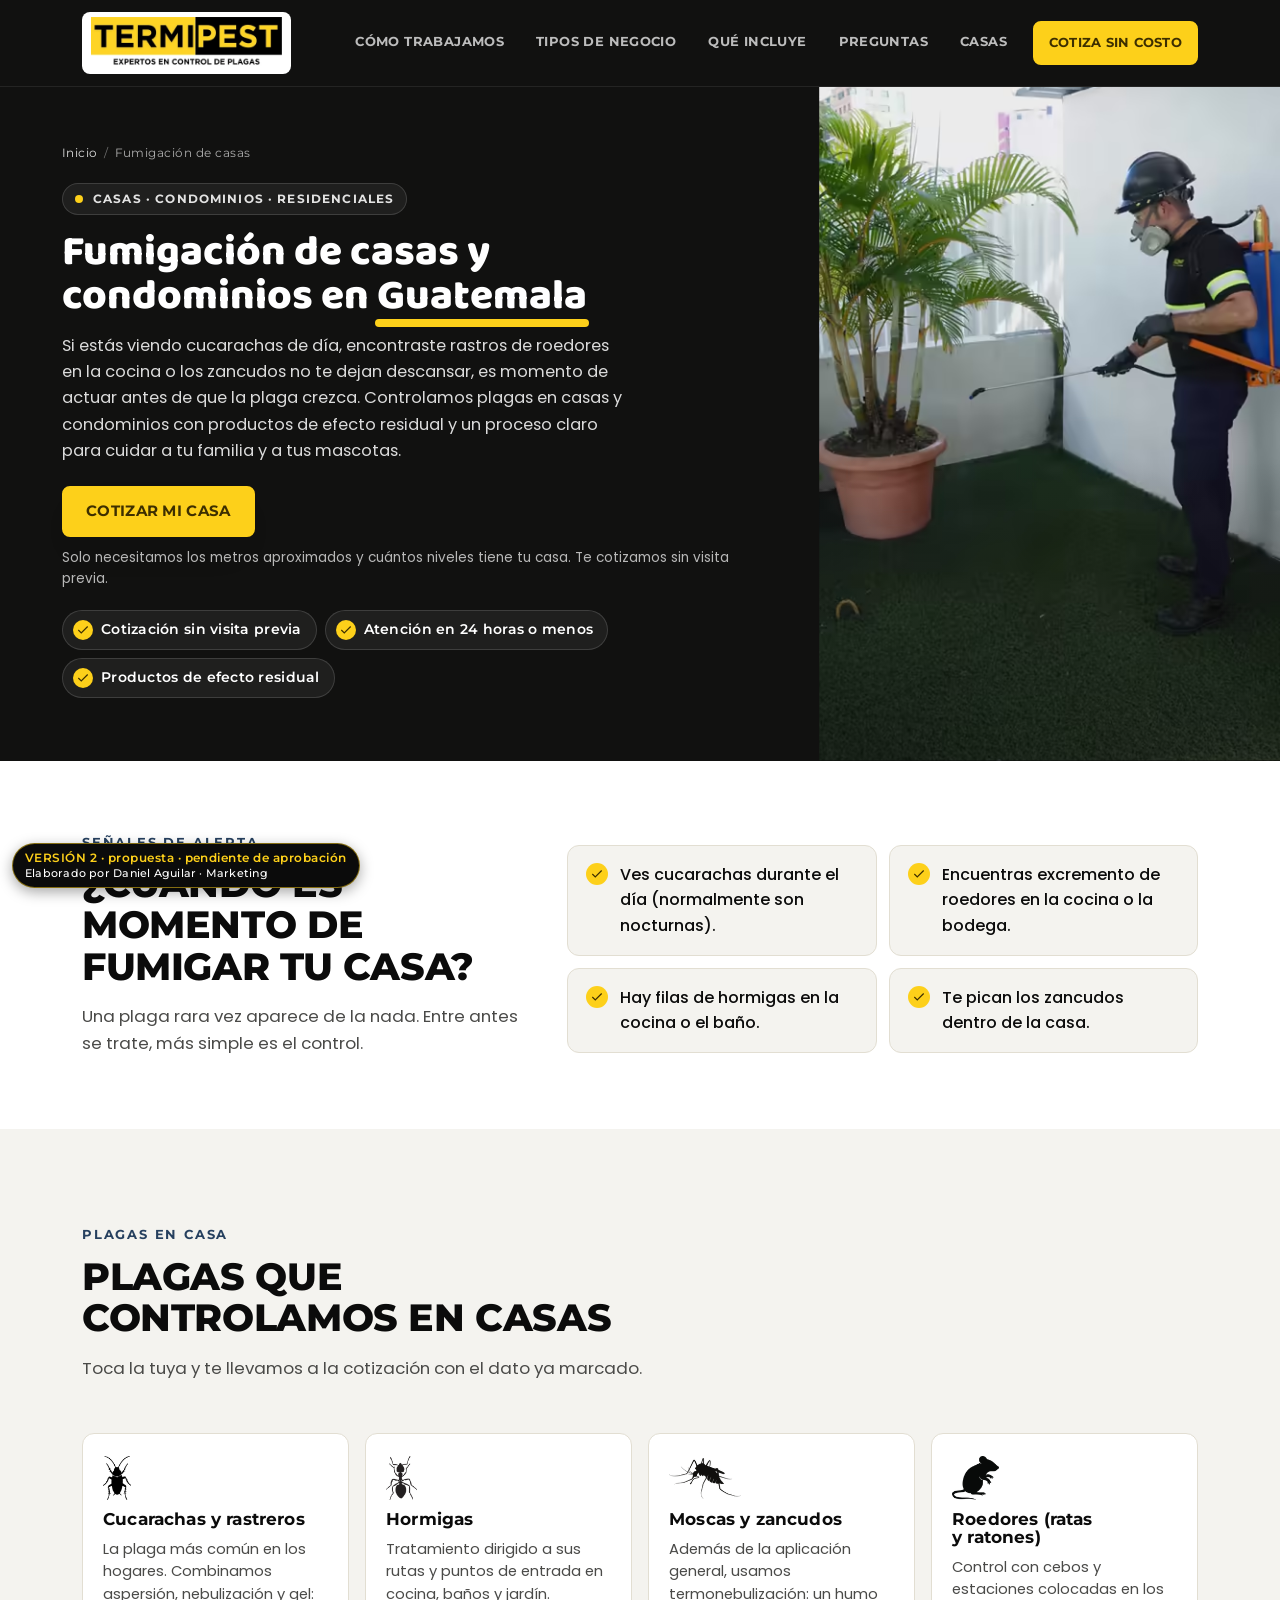
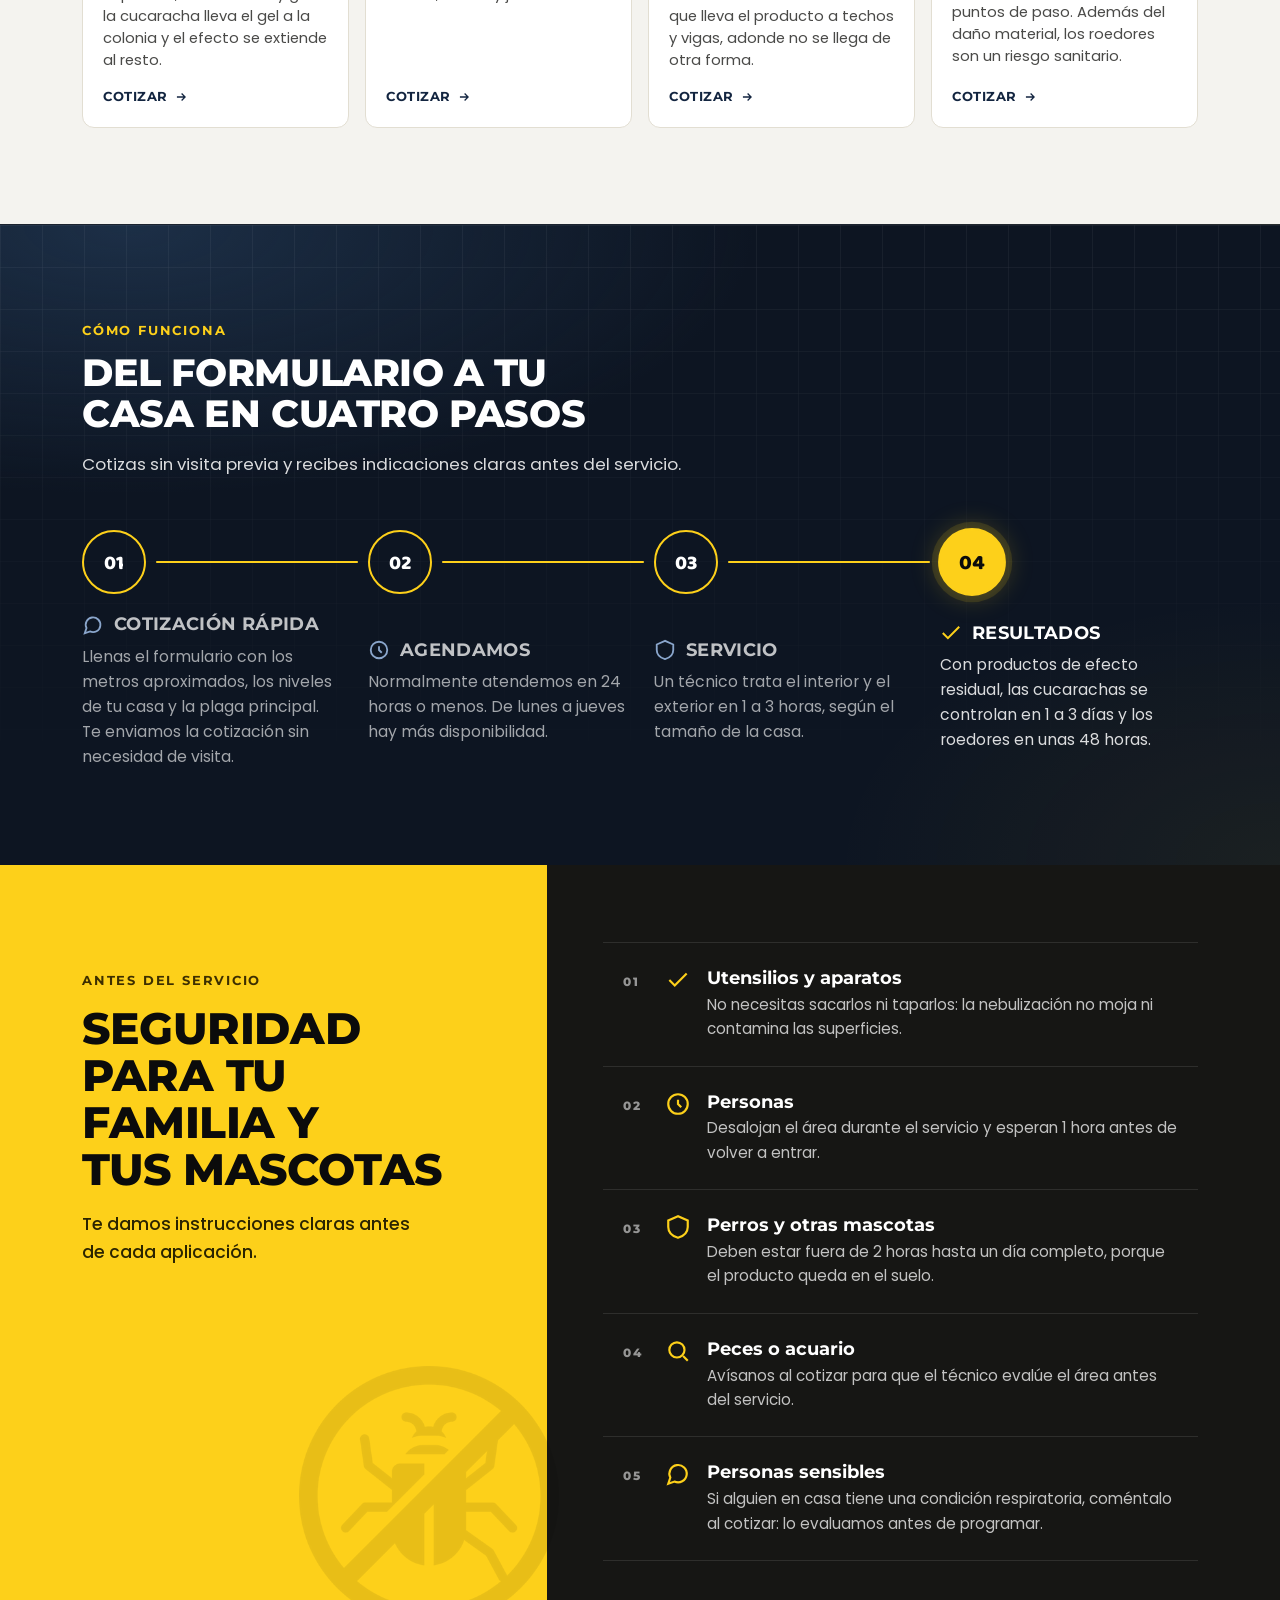
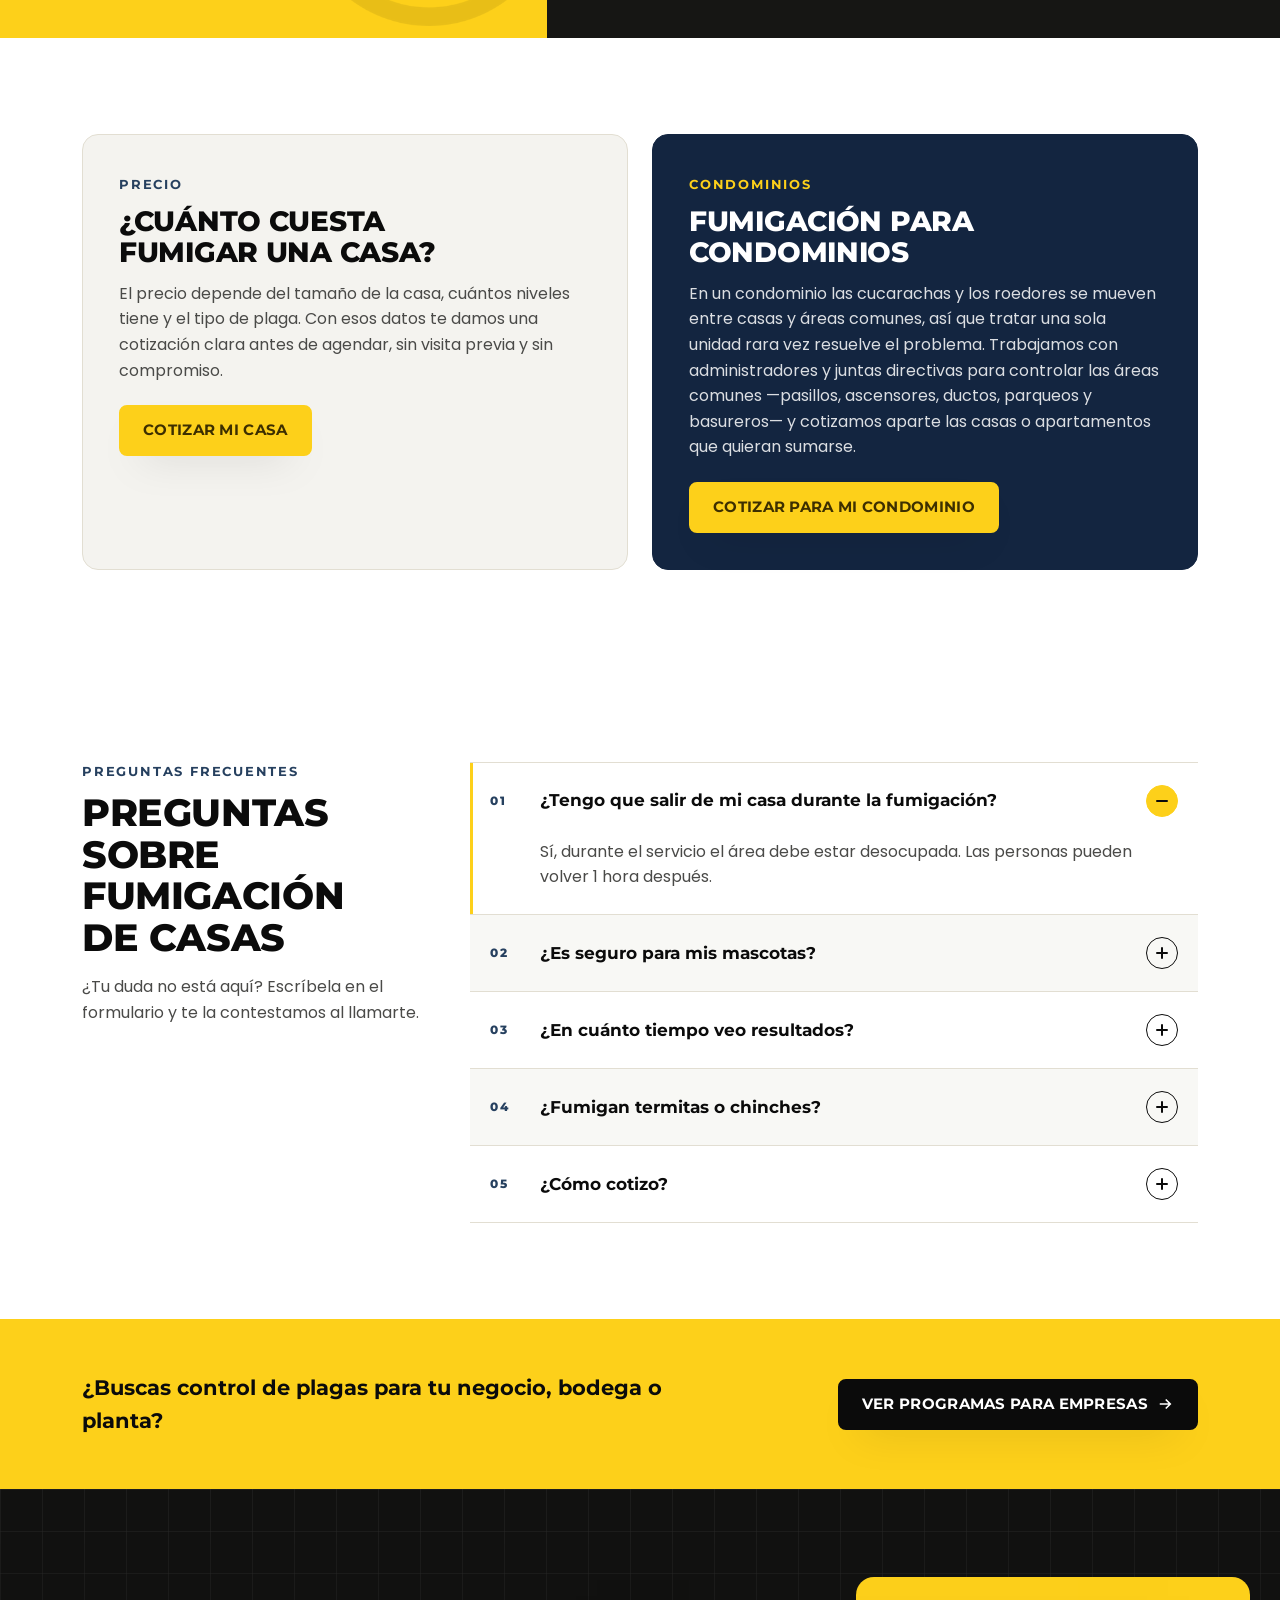
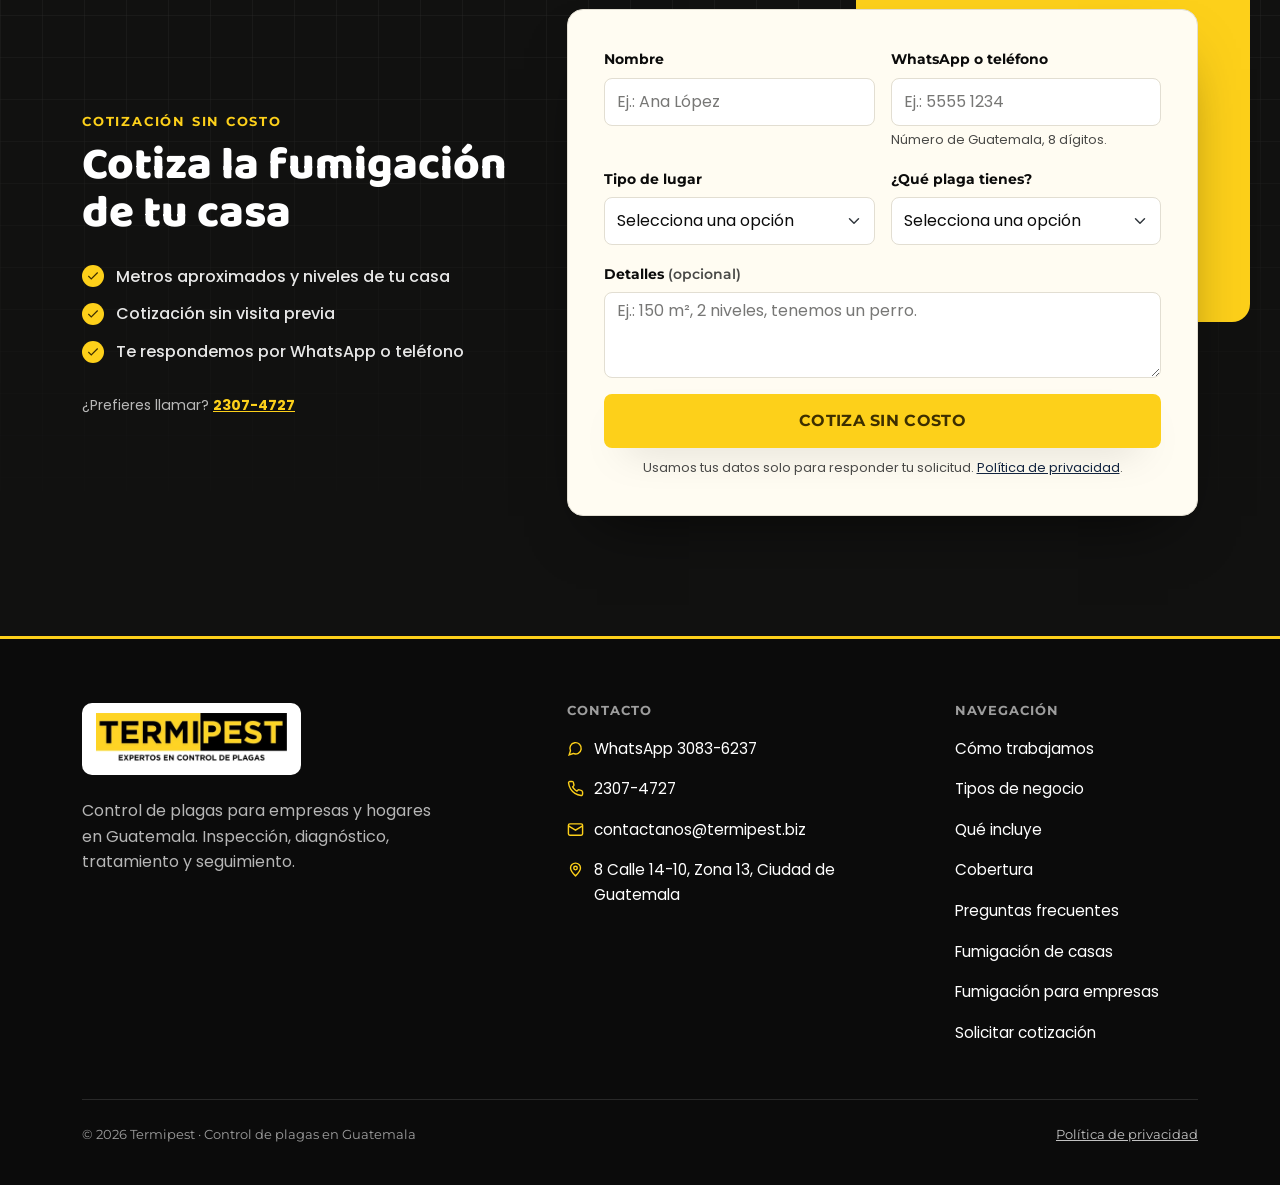
<file: v2/fumigacion-de-casas/index.html>
<!doctype html>
<html lang="es">
<head>
  <meta charset="utf-8">
  <meta name="viewport" content="width=device-width, initial-scale=1">

  <title>Fumigación de casas y condominios en Guatemala | Termipest</title>
  <meta name="description" content="Control de cucarachas, hormigas, zancudos y roedores en casas y condominios de Guatemala. Cotiza con los metros y niveles de tu casa, sin visita previa.">
  <meta name="robots" content="noindex, nofollow">
  <link rel="canonical" href="https://www.termipestlatam.com/fumigacion-de-casas/">
  <meta name="theme-color" content="#111110">

  <meta property="og:type" content="website">
  <meta property="og:locale" content="es_GT">
  <meta property="og:site_name" content="Termipest">
  <meta property="og:title" content="Fumigación de casas y condominios en Guatemala | Termipest">
  <meta property="og:description" content="Control de cucarachas, hormigas, zancudos y roedores en casas y condominios de Guatemala. Cotiza con los metros y niveles de tu casa, sin visita previa.">
  <meta property="og:url" content="https://www.termipestlatam.com/fumigacion-de-casas/">
  <meta property="og:image" content="https://www.termipestlatam.com/assets/images/og-termipest.jpg">
  <meta property="og:image:width" content="1200">
  <meta property="og:image:height" content="630">
  <meta property="og:image:alt" content="Técnico de Termipest aplicando nebulización en un jardín">
  <meta name="twitter:card" content="summary_large_image">
  <meta name="twitter:title" content="Fumigación de casas y condominios en Guatemala | Termipest">
  <meta name="twitter:description" content="Control de cucarachas, hormigas, zancudos y roedores en casas y condominios de Guatemala. Cotiza con los metros y niveles de tu casa, sin visita previa.">
  <meta name="twitter:image" content="https://www.termipestlatam.com/assets/images/og-termipest.jpg">

  <link rel="icon" href="../assets/icons/favicon.svg" type="image/svg+xml">
  <link rel="icon" href="../assets/icons/favicon-32.png" sizes="32x32" type="image/png">
  <link rel="apple-touch-icon" href="../assets/icons/apple-touch-icon.png">

  <script>document.documentElement.classList.add('js');</script>

  <link rel="preconnect" href="https://fonts.googleapis.com">
  <link rel="preconnect" href="https://fonts.gstatic.com" crossorigin>
  <link rel="stylesheet" href="../assets/vendor/bootstrap-5.3.3/bootstrap.min.css">
  <link rel="stylesheet" href="https://fonts.googleapis.com/css2?family=Baloo+2:wght@800&family=Montserrat:wght@600;700;800&family=Poppins:wght@400;600&display=swap">
  <link rel="stylesheet" href="../assets/css/styles.css">

  <script type="application/ld+json">
  {
    "@context": "https://schema.org",
    "@graph": [
      {
        "@type": "Service",
        "@id": "https://www.termipestlatam.com/fumigacion-de-casas/#servicio",
        "name": "Fumigación de casas y condominios",
        "serviceType": "Control de plagas residencial",
        "description": "Control de cucarachas, hormigas, moscas, zancudos y roedores en casas y condominios de Guatemala, con productos de efecto residual.",
        "url": "https://www.termipestlatam.com/fumigacion-de-casas/",
        "provider": {
          "@type": "LocalBusiness",
          "@id": "https://www.termipestlatam.com/#negocio",
          "name": "Termipest",
          "url": "https://www.termipestlatam.com/",
          "telephone": "+502 3083-6237",
          "address": {
            "@type": "PostalAddress",
            "streetAddress": "8 Calle 14-10, Zona 13",
            "addressLocality": "Ciudad de Guatemala",
            "addressCountry": "GT"
          }
        },
        "areaServed": [
          {
            "@type": "City",
            "name": "Ciudad de Guatemala"
          },
          {
            "@type": "City",
            "name": "Quetzaltenango"
          },
          {
            "@type": "City",
            "name": "Antigua Guatemala"
          }
        ],
        "audience": {
          "@type": "Audience",
          "audienceType": "Hogares y condominios"
        }
      },
      {
        "@type": "BreadcrumbList",
        "itemListElement": [
          {
            "@type": "ListItem",
            "position": 1,
            "name": "Inicio",
            "item": "https://www.termipestlatam.com/"
          },
          {
            "@type": "ListItem",
            "position": 2,
            "name": "Fumigación de casas",
            "item": "https://www.termipestlatam.com/fumigacion-de-casas/"
          }
        ]
      },
      {
        "@type": "FAQPage",
        "mainEntity": [
          {
            "@type": "Question",
            "name": "¿Tengo que salir de mi casa durante la fumigación?",
            "acceptedAnswer": {
              "@type": "Answer",
              "text": "Sí, durante el servicio el área debe estar desocupada. Las personas pueden volver 1 hora después."
            }
          },
          {
            "@type": "Question",
            "name": "¿Es seguro para mis mascotas?",
            "acceptedAnswer": {
              "@type": "Answer",
              "text": "Los perros y otras mascotas deben estar fuera de 2 horas hasta un día completo, porque el producto queda en el suelo. Te damos las indicaciones exactas antes del servicio."
            }
          },
          {
            "@type": "Question",
            "name": "¿En cuánto tiempo veo resultados?",
            "acceptedAnswer": {
              "@type": "Answer",
              "text": "Las cucarachas se controlan en 1 a 3 días y los roedores en unas 48 horas, porque usamos productos de efecto residual. Es normal ver algunas muertas en ese tiempo: significa que el producto está funcionando."
            }
          },
          {
            "@type": "Question",
            "name": "¿Fumigan termitas o chinches?",
            "acceptedAnswer": {
              "@type": "Answer",
              "text": "No son parte de nuestra especialidad. En casas nos enfocamos en cucarachas, hormigas, moscas, zancudos y roedores."
            }
          },
          {
            "@type": "Question",
            "name": "¿Cómo cotizo?",
            "acceptedAnswer": {
              "@type": "Answer",
              "text": "Completa el formulario con los metros aproximados y los niveles de tu casa. También puedes escribirnos por WhatsApp al 3083-6237 o llamar al 2307-4727."
            }
          }
        ]
      }
    ]
  }
  </script>
</head>
<body>

<!-- Íconos reutilizables (se usan con <svg><use href="#id"></use></svg>) -->
<svg xmlns="http://www.w3.org/2000/svg" class="d-none" aria-hidden="true">
  <symbol id="i-wa" viewBox="0 0 24 24"><path fill="currentColor" d="M12.04 2C6.58 2 2.13 6.45 2.13 11.91c0 1.85.5 3.58 1.4 5.1L2 22l5.13-1.5a9.9 9.9 0 0 0 4.9 1.3h.01c5.46 0 9.91-4.45 9.91-9.9C21.95 6.45 17.5 2 12.04 2Zm5.8 14.1c-.24.68-1.4 1.3-1.94 1.38-.5.08-1.12.11-1.8-.12-.42-.14-.95-.31-1.65-.6-2.9-1.25-4.8-4.17-4.94-4.36-.14-.2-1.18-1.57-1.18-3 0-1.42.75-2.12 1.02-2.41.27-.3.58-.37.78-.37h.55c.18 0 .42-.07.65.5.24.6.82 2.06.89 2.2.07.15.12.32.02.52-.1.2-.15.32-.3.5-.14.17-.3.38-.43.5-.14.14-.29.29-.13.57.17.28.75 1.24 1.61 2 1.11.99 2.04 1.3 2.32 1.44.28.14.44.12.6-.07.17-.2.72-.84.91-1.13.19-.28.38-.23.63-.14.26.1 1.64.77 1.92.91.28.14.47.21.54.33.07.12.07.68-.17 1.35Z"/></symbol>
  <symbol id="i-check" viewBox="0 0 24 24"><path fill="none" stroke="currentColor" stroke-width="2" d="M20 6 9 17l-5-5"/></symbol>
  <symbol id="i-shield" viewBox="0 0 24 24"><path fill="none" stroke="currentColor" stroke-width="2" d="M12 2 3 6v6c0 5 4 8.5 9 10 5-1.5 9-5 9-10V6l-9-4Z"/></symbol>
  <symbol id="i-steps" viewBox="0 0 24 24"><path fill="none" stroke="currentColor" stroke-width="2" d="M3 12h4l3 8 4-16 3 8h4"/></symbol>
  <symbol id="i-chat" viewBox="0 0 24 24"><path fill="none" stroke="currentColor" stroke-width="2" d="M3 21l1.9-5.7A8 8 0 1 1 8.7 19L3 21Z"/></symbol>
  <symbol id="i-clock" viewBox="0 0 24 24"><g fill="none" stroke="currentColor" stroke-width="2"><path d="M12 8v4l3 3"/><circle cx="12" cy="12" r="9"/></g></symbol>
  <symbol id="i-search" viewBox="0 0 24 24"><g fill="none" stroke="currentColor" stroke-width="2"><circle cx="11" cy="11" r="7"/><path d="m21 21-4.3-4.3"/></g></symbol>
  <symbol id="i-briefcase" viewBox="0 0 24 24"><g fill="none" stroke="currentColor" stroke-width="2"><rect x="3" y="7" width="18" height="13" rx="2"/><path d="M8 7V5a2 2 0 0 1 2-2h4a2 2 0 0 1 2 2v2"/></g></symbol>
  <symbol id="i-pin" viewBox="0 0 24 24"><g fill="none" stroke="currentColor" stroke-width="2"><path d="M12 21s-7-6.5-7-11a7 7 0 0 1 14 0c0 4.5-7 11-7 11Z"/><circle cx="12" cy="10" r="2.5"/></g></symbol>
  <symbol id="i-phone" viewBox="0 0 24 24"><path fill="none" stroke="currentColor" stroke-width="2" d="M22 16.9v3a2 2 0 0 1-2.2 2 19.8 19.8 0 0 1-8.6-3 19.5 19.5 0 0 1-6-6 19.8 19.8 0 0 1-3-8.7A2 2 0 0 1 4.1 2h3a2 2 0 0 1 2 1.7c.1.9.3 1.8.6 2.7a2 2 0 0 1-.5 2.1L8 9.7a16 16 0 0 0 6 6l1.2-1.2a2 2 0 0 1 2.1-.5c.9.3 1.8.5 2.7.6a2 2 0 0 1 1.7 2Z"/></symbol>
  <symbol id="i-mail" viewBox="0 0 24 24"><g fill="none" stroke="currentColor" stroke-width="2"><rect x="2" y="4" width="20" height="16" rx="2"/><path d="m2 7 10 6 10-6"/></g></symbol>
  <symbol id="i-arrow" viewBox="0 0 24 24"><path fill="none" stroke="currentColor" stroke-width="2.2" d="M5 12h14M13 6l6 6-6 6"/></symbol>
  <symbol id="i-chev-l" viewBox="0 0 24 24"><path fill="none" stroke="currentColor" stroke-width="2" d="m15 18-6-6 6-6"/></symbol>
  <symbol id="i-chev-r" viewBox="0 0 24 24"><path fill="none" stroke="currentColor" stroke-width="2" d="m9 18 6-6-6-6"/></symbol>
  <symbol id="i-pause" viewBox="0 0 24 24"><g fill="currentColor"><rect x="6" y="5" width="4" height="14" rx="1"/><rect x="14" y="5" width="4" height="14" rx="1"/></g></symbol>
  <symbol id="i-play" viewBox="0 0 24 24"><path fill="currentColor" d="M8 5.5v13a1 1 0 0 0 1.5.86l10.5-6.5a1 1 0 0 0 0-1.72L9.5 4.64A1 1 0 0 0 8 5.5Z"/></symbol>
  <symbol id="i-up" viewBox="0 0 24 24"><path fill="none" stroke="currentColor" stroke-width="2.4" stroke-linecap="round" stroke-linejoin="round" d="M12 19V5M5 12l7-7 7 7"/></symbol>
  <symbol id="i-menu" viewBox="0 0 24 24"><path fill="none" stroke="currentColor" stroke-width="2.2" stroke-linecap="round" d="M4 7h16M4 12h16M4 17h16"/></symbol>
</svg>

<a class="skip-link" href="#contenido">Saltar al contenido</a>

<!-- ============ HEADER ============ -->
<header class="site-header">
  <nav class="navbar navbar-expand-lg" aria-label="Navegación principal">
    <div class="container">
      <a class="navbar-brand" href="../">
        <picture>
          <source type="image/webp" srcset="../assets/images/logo-termipest-440.webp">
          <img src="../assets/images/logo-termipest-440.png" width="440" height="120" alt="Termipest — Expertos en control de plagas" class="brand-logo">
        </picture>
      </a>

      <button class="navbar-toggler menu-toggle" type="button" data-bs-toggle="offcanvas" data-bs-target="#menuPrincipal"
              aria-controls="menuPrincipal" aria-label="Abrir menú">
        <svg aria-hidden="true"><use href="#i-menu"></use></svg>
      </button>

      <div class="offcanvas offcanvas-end site-menu" tabindex="-1" id="menuPrincipal" aria-labelledby="menuPrincipalTitulo">
        <div class="offcanvas-header">
          <p class="offcanvas-title" id="menuPrincipalTitulo">Menú</p>
          <button type="button" class="btn-close" data-bs-dismiss="offcanvas" aria-label="Cerrar menú"></button>
        </div>
        <div class="offcanvas-body">
          <ul class="navbar-nav ms-lg-auto">
            <li class="nav-item"><a class="nav-link" href="../#proceso">Cómo trabajamos</a></li>
            <li class="nav-item"><a class="nav-link" href="../#servicios">Tipos de negocio</a></li>
            <li class="nav-item"><a class="nav-link" href="../#incluye">Qué incluye</a></li>
            <li class="nav-item"><a class="nav-link" href="../#preguntas">Preguntas</a></li>
            <li class="nav-item"><a class="nav-link" href="../fumigacion-de-casas/" aria-current="page">Casas</a></li>
          </ul>
          <a class="btn btn-primary nav-cta" href="#cotizacion" data-track="click_quote" data-track-location="header">Cotiza sin costo</a>
          <div class="menu-contact d-lg-none">
            <a href="tel:+50223074727" data-track="click_phone" data-track-location="menu">
              <svg aria-hidden="true"><use href="#i-phone"></use></svg>¿Prefieres llamar? 2307-4727
            </a>
          </div>
        </div>
      </div>
    </div>
  </nav>
</header>

<main id="contenido">

  <!-- ============ HERO DE PÁGINA ============ -->
  <section class="hero hero-page" id="inicio" aria-labelledby="hero-titulo">
    <div class="hero-text-col">
      <nav aria-label="Ruta de navegación">
        <ol class="crumbs"><li><a href="../">Inicio</a></li><li><span aria-current="page">Fumigación de casas</span></li></ol>
      </nav>
      <p class="eyebrow hero-kicker h-anim"><span class="hero-kicker-dot" aria-hidden="true"></span>Casas · condominios · residenciales</p>
      <h1 id="hero-titulo" class="h-anim h-anim-1">Fumigación de casas y condominios en <span class="hero-mark">Guatemala</span></h1>
      <p class="lede h-anim h-anim-2">Si estás viendo cucarachas de día, encontraste rastros de roedores en la cocina o los zancudos no te dejan descansar, es momento de actuar antes de que la plaga crezca. Controlamos plagas en casas y condominios con productos de efecto residual y un proceso claro para cuidar a tu familia y a tus mascotas.</p>

      <div class="hero-cta h-anim h-anim-3">
        <a class="btn btn-primary btn-lg-cta" href="#cotizacion" data-prefill-property="Casa" data-track="click_quote" data-track-location="hero-casas">Cotizar mi casa</a>
      </div>
      <p class="hero-note h-anim h-anim-3">Solo necesitamos los metros aproximados y cuántos niveles tiene tu casa. Te cotizamos sin visita previa.</p>

      <ul class="hero-badges h-anim h-anim-4">
        <li class="hero-badge"><svg aria-hidden="true"><use href="#i-check"></use></svg>Cotización sin visita previa</li>
        <li class="hero-badge"><svg aria-hidden="true"><use href="#i-check"></use></svg>Atención en 24 horas o menos</li>
        <li class="hero-badge"><svg aria-hidden="true"><use href="#i-check"></use></svg>Productos de efecto residual</li>
      </ul>
    </div>

    <div class="hero-media page-photo">
      <picture>
        <source type="image/avif" sizes="(min-width: 992px) 36vw, 100vw" srcset="../assets/images/hero-exteriores-480.avif 480w, ../assets/images/hero-exteriores-800.avif 800w">
        <source type="image/webp" sizes="(min-width: 992px) 36vw, 100vw" srcset="../assets/images/hero-exteriores-480.webp 480w, ../assets/images/hero-exteriores-800.webp 800w">
        <img src="../assets/images/hero-exteriores-800.jpg" sizes="(min-width: 992px) 36vw, 100vw" srcset="../assets/images/hero-exteriores-480.jpg 480w, ../assets/images/hero-exteriores-800.jpg 800w"
             width="800" height="1197" fetchpriority="high" alt="Técnico de Termipest aplicando control con bomba de espalda en una terraza">
      </picture>
    </div>
  </section>

  <!-- ============ SEÑALES ============ -->
  <section class="section section-tight signs-sec" aria-labelledby="senales-titulo">
    <div class="container">
      <div class="row g-4 g-lg-5 align-items-center">
        <div class="col-lg-5">
          <div class="sec-head reveal mb-0">
            <span class="eyebrow">Señales de alerta</span>
            <h2 id="senales-titulo">¿Cuándo es momento de fumigar tu casa?</h2>
            <p>Una plaga rara vez aparece de la nada. Entre antes se trate, más simple es el control.</p>
          </div>
        </div>
        <div class="col-lg-7">
          <ul class="signs stagger">
            <li class="sign reveal"><svg aria-hidden="true"><use href="#i-check"></use></svg>Ves cucarachas durante el día (normalmente son nocturnas).</li>
            <li class="sign reveal"><svg aria-hidden="true"><use href="#i-check"></use></svg>Encuentras excremento de roedores en la cocina o la bodega.</li>
            <li class="sign reveal"><svg aria-hidden="true"><use href="#i-check"></use></svg>Hay filas de hormigas en la cocina o el baño.</li>
            <li class="sign reveal"><svg aria-hidden="true"><use href="#i-check"></use></svg>Te pican los zancudos dentro de la casa.</li>
          </ul>
        </div>
      </div>
    </div>
  </section>

  <!-- ============ PLAGAS EN CASAS ============ -->
  <!-- Nota: Termipest NO ofrece control de termitas ni chinches (Operaciones, 22-sep-2026). -->
  <section id="plagas" class="section page-cards-sec" aria-labelledby="plagas-titulo">
    <div class="container">
      <div class="sec-head reveal">
        <span class="eyebrow">Plagas en casa</span>
        <h2 id="plagas-titulo">Plagas que controlamos en casas</h2>
        <p>Toca la tuya y te llevamos a la cotización con el dato ya marcado.</p>
      </div>
      <ul class="row row-cols-1 row-cols-sm-2 row-cols-lg-4 g-3 page-cards stagger">
        <li class="col reveal-scale">
          <a class="pest-card" href="#cotizacion" data-prefill-pest="Cucarachas" data-prefill-property="Casa" data-track="click_pest" data-track-location="casas-Cucarachas">
            <img class="icon-mono" src="../assets/icons/cucaracha.png" width="50" height="80" alt="" loading="lazy">
            <h3>Cucarachas y rastreros</h3>
            <p>La plaga más común en los hogares. Combinamos aspersión, nebulización y gel: la cucaracha lleva el gel a la colonia y el efecto se extiende al resto.</p>
            <span class="card-cta">Cotizar<svg aria-hidden="true"><use href="#i-arrow"></use></svg></span>
          </a>
        </li>
        <li class="col reveal-scale">
          <a class="pest-card" href="#cotizacion" data-prefill-pest="Hormigas" data-prefill-property="Casa" data-track="click_pest" data-track-location="casas-Hormigas">
            <img class="icon-mono" src="../assets/icons/hormiga.png" width="56" height="80" alt="" loading="lazy">
            <h3>Hormigas</h3>
            <p>Tratamiento dirigido a sus rutas y puntos de entrada en cocina, baños y jardín.</p>
            <span class="card-cta">Cotizar<svg aria-hidden="true"><use href="#i-arrow"></use></svg></span>
          </a>
        </li>
        <li class="col reveal-scale">
          <a class="pest-card" href="#cotizacion" data-prefill-pest="Mosquitos" data-prefill-property="Casa" data-track="click_pest" data-track-location="casas-Mosquitos">
            <img class="icon-mono" src="../assets/icons/mosquito.png" width="140" height="80" alt="" loading="lazy">
            <h3>Moscas y zancudos</h3>
            <p>Además de la aplicación general, usamos termonebulización: un humo que lleva el producto a techos y vigas, adonde no se llega de otra forma.</p>
            <span class="card-cta">Cotizar<svg aria-hidden="true"><use href="#i-arrow"></use></svg></span>
          </a>
        </li>
        <li class="col reveal-scale">
          <a class="pest-card" href="#cotizacion" data-prefill-pest="Roedores" data-prefill-property="Casa" data-track="click_pest" data-track-location="casas-Roedores">
            <img class="icon-mono" src="../assets/icons/roedor.png" width="86" height="80" alt="" loading="lazy">
            <h3>Roedores (ratas y ratones)</h3>
            <p>Control con cebos y estaciones colocadas en los puntos de paso. Además del daño material, los roedores son un riesgo sanitario.</p>
            <span class="card-cta">Cotizar<svg aria-hidden="true"><use href="#i-arrow"></use></svg></span>
          </a>
        </li>
      </ul>
    </div>
  </section>

  <!-- ============ PROCESO ============ -->
  <section id="proceso" class="section proceso-sec" aria-labelledby="proceso-titulo">
    <div class="grid-tex" aria-hidden="true"></div>
    <div class="container">
      <div class="sec-head sec-head-inverse reveal">
        <span class="eyebrow">Cómo funciona</span>
        <h2 id="proceso-titulo">Del formulario a tu casa en cuatro pasos</h2>
        <p>Cotizas sin visita previa y recibes indicaciones claras antes del servicio.</p>
      </div>
      <div class="proc" data-proc>
        <ol class="proc-steps stagger">
          <li class="proc-step reveal">
            <button class="proc-node" type="button" aria-label="Paso 1 de 4: Cotización rápida"><span aria-hidden="true">01</span></button>
            <div class="proc-body">
              <div class="proc-head"><svg class="proc-icon" aria-hidden="true"><use href="#i-chat"></use></svg><h3>Cotización rápida</h3></div>
              <p>Llenas el formulario con los metros aproximados, los niveles de tu casa y la plaga principal. Te enviamos la cotización sin necesidad de visita.</p>
            </div>
          </li>
          <li class="proc-step reveal">
            <button class="proc-node" type="button" aria-label="Paso 2 de 4: Agendamos"><span aria-hidden="true">02</span></button>
            <div class="proc-body">
              <div class="proc-head"><svg class="proc-icon" aria-hidden="true"><use href="#i-clock"></use></svg><h3>Agendamos</h3></div>
              <p>Normalmente atendemos en 24 horas o menos. De lunes a jueves hay más disponibilidad.</p>
            </div>
          </li>
          <li class="proc-step reveal">
            <button class="proc-node" type="button" aria-label="Paso 3 de 4: Servicio"><span aria-hidden="true">03</span></button>
            <div class="proc-body">
              <div class="proc-head"><svg class="proc-icon" aria-hidden="true"><use href="#i-shield"></use></svg><h3>Servicio</h3></div>
              <p>Un técnico trata el interior y el exterior en 1 a 3 horas, según el tamaño de la casa.</p>
            </div>
          </li>
          <li class="proc-step reveal">
            <button class="proc-node" type="button" aria-label="Paso 4 de 4: Resultados"><span aria-hidden="true">04</span></button>
            <div class="proc-body">
              <div class="proc-head"><svg class="proc-icon" aria-hidden="true"><use href="#i-check"></use></svg><h3>Resultados</h3></div>
              <p>Con productos de efecto residual, las cucarachas se controlan en 1 a 3 días y los roedores en unas 48 horas.</p>
            </div>
          </li>
        </ol>
      </div>
    </div>
  </section>

  <!-- ============ SEGURIDAD ============ -->
  <section id="seguridad" class="why-sec" aria-labelledby="seguridad-titulo">
    <div class="container">
      <div class="row g-0">
        <div class="col-lg-5 why-intro reveal">
          <img class="why-seal" src="../assets/images/sello-sin-plagas-400.png" width="400" height="400" alt="" aria-hidden="true" loading="lazy" decoding="async">
          <span class="eyebrow">Antes del servicio</span>
          <h2 id="seguridad-titulo">Seguridad para tu familia y tus mascotas</h2>
          <p class="why-lede">Te damos instrucciones claras antes de cada aplicación.</p>
        </div>
        <div class="col-lg-7 why-panel">
          <ol class="why-list stagger">
            <li class="why-item reveal"><span class="why-num" aria-hidden="true">01</span><svg aria-hidden="true"><use href="#i-check"></use></svg><div><h3>Utensilios y aparatos</h3><p>No necesitas sacarlos ni taparlos: la nebulización no moja ni contamina las superficies.</p></div></li>
            <li class="why-item reveal"><span class="why-num" aria-hidden="true">02</span><svg aria-hidden="true"><use href="#i-clock"></use></svg><div><h3>Personas</h3><p>Desalojan el área durante el servicio y esperan 1 hora antes de volver a entrar.</p></div></li>
            <li class="why-item reveal"><span class="why-num" aria-hidden="true">03</span><svg aria-hidden="true"><use href="#i-shield"></use></svg><div><h3>Perros y otras mascotas</h3><p>Deben estar fuera de 2 horas hasta un día completo, porque el producto queda en el suelo.</p></div></li>
            <li class="why-item reveal"><span class="why-num" aria-hidden="true">04</span><svg aria-hidden="true"><use href="#i-search"></use></svg><div><h3>Peces o acuario</h3><p>Avísanos al cotizar para que el técnico evalúe el área antes del servicio.</p></div></li>
            <li class="why-item reveal"><span class="why-num" aria-hidden="true">05</span><svg aria-hidden="true"><use href="#i-chat"></use></svg><div><h3>Personas sensibles</h3><p>Si alguien en casa tiene una condición respiratoria, coméntalo al cotizar: lo evaluamos antes de programar.</p></div></li>
          </ol>
        </div>
      </div>
    </div>
  </section>

  <!-- ============ PRECIO + CONDOMINIOS ============ -->
  <section class="section info-sec" aria-label="Precio y condominios">
    <div class="container">
      <div class="row g-4">
        <div class="col-lg-6 reveal">
          <div class="info-card">
            <span class="eyebrow">Precio</span>
            <h2>¿Cuánto cuesta fumigar una casa?</h2>
            <p>El precio depende del tamaño de la casa, cuántos niveles tiene y el tipo de plaga. Con esos datos te damos una cotización clara antes de agendar, sin visita previa y sin compromiso.</p>
            <a class="btn btn-primary" href="#cotizacion" data-prefill-property="Casa" data-track="click_quote" data-track-location="precio-casas">Cotizar mi casa</a>
          </div>
        </div>
        <div class="col-lg-6 reveal">
          <div class="info-card info-card-dark">
            <span class="eyebrow">Condominios</span>
            <h2>Fumigación para condominios</h2>
            <p>En un condominio las cucarachas y los roedores se mueven entre casas y áreas comunes, así que tratar una sola unidad rara vez resuelve el problema. Trabajamos con administradores y juntas directivas para controlar las áreas comunes —pasillos, ascensores, ductos, parqueos y basureros— y cotizamos aparte las casas o apartamentos que quieran sumarse.</p>
            <a class="btn btn-primary" href="#cotizacion" data-prefill-property="Condominio o residencial" data-track="click_quote" data-track-location="condominios">Cotizar para mi condominio</a>
          </div>
        </div>
      </div>
    </div>
  </section>

  <!-- ============ PREGUNTAS FRECUENTES ============ -->
  <section id="preguntas" class="section faq-sec" aria-labelledby="preguntas-titulo">
    <div class="container">
      <div class="row g-4 g-lg-5">
      <div class="col-lg-4">
        <div class="sec-head faq-head reveal">
          <span class="eyebrow">Preguntas frecuentes</span>
          <h2 id="preguntas-titulo">Preguntas sobre fumigación de casas</h2>
          <p>¿Tu duda no está aquí? Escríbela en el formulario y te la contestamos al llamarte.</p>
        </div>
      </div>
      <div class="col-lg-8">
      <div class="faq reveal">
        <details class="faq-item" open>
          <summary><span class="faq-num" aria-hidden="true">01</span><span class="faq-q">¿Tengo que salir de mi casa durante la fumigación?</span><span class="plus" aria-hidden="true"></span></summary>
          <p>Sí, durante el servicio el área debe estar desocupada. Las personas pueden volver 1 hora después.</p>
        </details>
        <details class="faq-item">
          <summary><span class="faq-num" aria-hidden="true">02</span><span class="faq-q">¿Es seguro para mis mascotas?</span><span class="plus" aria-hidden="true"></span></summary>
          <p>Los perros y otras mascotas deben estar fuera de 2 horas hasta un día completo, porque el producto queda en el suelo. Te damos las indicaciones exactas antes del servicio.</p>
        </details>
        <details class="faq-item">
          <summary><span class="faq-num" aria-hidden="true">03</span><span class="faq-q">¿En cuánto tiempo veo resultados?</span><span class="plus" aria-hidden="true"></span></summary>
          <p>Las cucarachas se controlan en 1 a 3 días y los roedores en unas 48 horas, porque usamos productos de efecto residual. Es normal ver algunas muertas en ese tiempo: significa que el producto está funcionando.</p>
        </details>
        <details class="faq-item">
          <summary><span class="faq-num" aria-hidden="true">04</span><span class="faq-q">¿Fumigan termitas o chinches?</span><span class="plus" aria-hidden="true"></span></summary>
          <p>No son parte de nuestra especialidad. En casas nos enfocamos en cucarachas, hormigas, moscas, zancudos y roedores.</p>
        </details>
        <details class="faq-item">
          <summary><span class="faq-num" aria-hidden="true">05</span><span class="faq-q">¿Cómo cotizo?</span><span class="plus" aria-hidden="true"></span></summary>
          <p>Completa el <a href="#cotizacion" data-prefill-property="Casa">formulario de cotización</a> con los metros aproximados y los niveles de tu casa. Si prefieres, llámanos al <a href="tel:+50223074727" data-track="click_phone" data-track-location="faq-casas">2307-4727</a>.</p>
        </details>
      </div>
      </div>
      </div>
    </div>
  </section>

  <!-- ============ ENLACE A LA OTRA PÁGINA DE SERVICIO ============ -->
  <section class="cross-sec" aria-label="Programas para empresas">
    <div class="container cross-inner">
      <p>¿Buscas control de plagas para tu negocio, bodega o planta?</p>
      <a class="btn btn-primary" href="../fumigacion-industrial/">Ver programas para empresas<svg aria-hidden="true" width="16" height="16"><use href="#i-arrow"></use></svg></a>
    </div>
  </section>

  <!-- ============ FORMULARIO ============ -->
  <section id="cotizacion" class="section contact-sec" aria-labelledby="cotizacion-titulo" data-track-view="view_contact">
    <div class="grid-tex" aria-hidden="true"></div>
    <div class="container position-relative">
      <div class="row g-5 align-items-center">
        <div class="col-lg-5 contact-intro reveal">
          <span class="eyebrow">Cotización sin costo</span>
          <h2 id="cotizacion-titulo" class="contact-title mt-2">Cotiza la fumigación de tu casa</h2>
          <ul class="contact-points">
            <li><svg aria-hidden="true"><use href="#i-check"></use></svg>Metros aproximados y niveles de tu casa</li>
            <li><svg aria-hidden="true"><use href="#i-check"></use></svg>Cotización sin visita previa</li>
            <li><svg aria-hidden="true"><use href="#i-check"></use></svg>Te respondemos por WhatsApp o teléfono</li>
          </ul>
          <p class="contact-alt-label">¿Prefieres llamar? <a href="tel:+50223074727" data-track="click_phone" data-track-location="contacto-casas">2307-4727</a></p>
        </div>

        <div class="col-lg-7 contact-form-col reveal">
          <!-- Mismo formulario que el inicio (lo copia tools/build-pages.js). Ver docs/SEGURIDAD-Y-DESPLIEGUE.md → "Formulario". -->
          <form class="quote-form needs-validation" id="quoteForm" novalidate data-endpoint="" autocomplete="on" aria-describedby="quoteFormNota">
            <div class="row g-3">
              <div class="col-md-6">
                <label for="qf-nombre" class="form-label">Nombre</label>
                <input type="text" class="form-control" id="qf-nombre" name="nombre" autocomplete="name" required minlength="2" maxlength="80" placeholder="Ej.: Ana López">
                <div class="invalid-feedback">Escribe tu nombre.</div>
              </div>
              <div class="col-md-6">
                <label for="qf-telefono" class="form-label">WhatsApp o teléfono</label>
                <input type="tel" class="form-control" id="qf-telefono" name="telefono" autocomplete="tel-national" inputmode="tel" required maxlength="20" placeholder="Ej.: 5555 1234" aria-describedby="qf-telefono-ayuda">
                <div class="form-text" id="qf-telefono-ayuda">Número de Guatemala, 8 dígitos.</div>
                <div class="invalid-feedback">Escribe un número de 8 dígitos (puede incluir +502).</div>
              </div>
              <div class="col-md-6">
                <label for="qf-propiedad" class="form-label">Tipo de lugar</label>
                <select class="form-select" id="qf-propiedad" name="tipo_propiedad" required>
                  <option value="" selected disabled>Selecciona una opción</option>
                  <option>Casa</option>
                  <option>Condominio o residencial</option>
                  <option>Restaurante u hotel</option>
                  <option>Oficina</option>
                  <option>Bodega</option>
                  <option>Comercio o centro comercial</option>
                  <option>Planta industrial</option>
                  <option>Hospital o clínica</option>
                  <option>Otro</option>
                </select>
                <div class="invalid-feedback">Elige el tipo de lugar.</div>
              </div>
              <div class="col-md-6">
                <label for="qf-plaga" class="form-label">¿Qué plaga tienes?</label>
                <select class="form-select" id="qf-plaga" name="plaga" required>
                  <option value="" selected disabled>Selecciona una opción</option>
                  <option>Cucarachas</option>
                  <option>Roedores</option>
                  <option>Hormigas</option>
                  <option>Moscas</option>
                  <option>Mosquitos</option>
                  <option>Arañas</option>
                  <option>Otra o no estoy seguro</option>
                </select>
                <div class="invalid-feedback">Elige una opción (puedes marcar "no estoy seguro").</div>
              </div>
              <div class="col-12">
                <label for="qf-mensaje" class="form-label">Detalles <span class="text-optional">(opcional)</span></label>
                <textarea class="form-control" id="qf-mensaje" name="mensaje" rows="3" maxlength="500" placeholder="Ej.: 150 m², 2 niveles, tenemos un perro."></textarea>
              </div>

              <!-- Anti-spam: campo trampa invisible para personas (los bots suelen llenarlo) -->
              <div class="hp-field" aria-hidden="true">
                <label for="qf-web">No llenar este campo</label>
                <input type="text" id="qf-web" name="sitio_web" tabindex="-1" autocomplete="off">
              </div>

              <div class="col-12">
                <button type="submit" class="btn btn-primary w-100 quote-submit">
                  <span class="spinner-border spinner-border-sm" aria-hidden="true"></span>
                  <span class="quote-submit-label">Cotiza sin costo</span>
                </button>
                <p class="form-note" id="quoteFormNota">Usamos tus datos solo para responder tu solicitud. <a href="../politica-de-privacidad/">Política de privacidad</a>.</p>
              </div>
            </div>

            <div class="form-status" role="status" aria-live="polite" aria-atomic="true" hidden>
              <p class="form-status-title"></p>
              <p class="form-status-text"></p>
              <a class="btn btn-ghost-dark form-status-wa" href="#" target="_blank" rel="noopener noreferrer" data-track="click_whatsapp" data-track-location="formulario" hidden>
                <svg aria-hidden="true"><use href="#i-wa"></use></svg>Enviar por WhatsApp
              </a>
            </div>
          </form>
        </div>
      </div>
    </div>
  </section>

</main>

<!-- ============ 11 · FOOTER ============ -->
<footer class="site-footer">
  <div class="container">
    <div class="row g-4 g-lg-5">
      <div class="col-lg-5">
        <a class="footer-logo" href="../">
          <picture>
            <source type="image/webp" srcset="../assets/images/logo-termipest-440.webp">
            <img src="../assets/images/logo-termipest-440.png" width="440" height="120" alt="Termipest" loading="lazy" decoding="async">
          </picture>
        </a>
        <p class="text-soft footer-desc">Control de plagas para empresas y hogares en Guatemala. Inspección, diagnóstico, tratamiento y seguimiento.</p>
      </div>
      <div class="col-sm-6 col-lg-4">
        <h2 class="foot-title">Contacto</h2>
        <ul class="foot-list">
          <li><a href="https://wa.me/50230836237?text=Hola%20Termipest%2C%20quisiera%20solicitar%20informaci%C3%B3n%20sobre%20control%20de%20plagas." target="_blank" rel="noopener noreferrer" data-track="click_whatsapp" data-track-location="footer"><svg aria-hidden="true"><use href="#i-chat"></use></svg>WhatsApp 3083-6237</a></li>
          <li><a href="tel:+50223074727" data-track="click_phone" data-track-location="footer"><svg aria-hidden="true"><use href="#i-phone"></use></svg>2307-4727</a></li>
          <li><a href="mailto:contactanos@termipest.biz" data-track="click_email" data-track-location="footer"><svg aria-hidden="true"><use href="#i-mail"></use></svg>contactanos@termipest.biz</a></li>
          <!-- TODO: si existe el enlace real del perfil de Google Maps / Business Profile, convertir esta dirección en enlace. -->
          <li><address class="foot-address"><svg aria-hidden="true"><use href="#i-pin"></use></svg>8 Calle 14-10, Zona 13, Ciudad de Guatemala</address></li>
        </ul>
      </div>
      <div class="col-sm-6 col-lg-3">
        <h2 class="foot-title">Navegación</h2>
        <ul class="foot-list">
          <li><a href="../#proceso">Cómo trabajamos</a></li>
          <li><a href="../#servicios">Tipos de negocio</a></li>
          <li><a href="../#incluye">Qué incluye</a></li>
          <li><a href="../#cobertura">Cobertura</a></li>
          <li><a href="../#preguntas">Preguntas frecuentes</a></li>
          <li><a href="../fumigacion-de-casas/" aria-current="page">Fumigación de casas</a></li>
          <li><a href="../fumigacion-industrial/">Fumigación para empresas</a></li>
          <li><a href="#cotizacion">Solicitar cotización</a></li>
        </ul>
      </div>
    </div>
    <div class="foot-bottom">
      <span>© 2026 Termipest · Control de plagas en Guatemala</span>
      <a href="../politica-de-privacidad/">Política de privacidad</a>
    </div>
  </div>
</footer>

<a class="to-top" href="#inicio" aria-label="Volver al inicio"><svg aria-hidden="true"><use href="#i-up"></use></svg></a>
<!-- Botón flotante de WhatsApp quitado en la versión 2: una sola acción (el formulario). -->

<script src="../assets/vendor/bootstrap-5.3.3/bootstrap.bundle.min.js" defer></script>
<script src="../assets/js/main.js" defer></script>
<div style="position:fixed;left:12px;bottom:12px;z-index:90;padding:7px 12px;border-radius:999px;background:#0b0b0b;color:#fdd01a;font:600 12px/1.2 Montserrat,system-ui,sans-serif;letter-spacing:.04em;box-shadow:0 4px 14px rgba(0,0,0,.35);border:1px solid rgba(253,208,26,.5);pointer-events:none;max-width:calc(100vw - 24px)">VERSIÓN 2 · propuesta · pendiente de aprobación<br><span style="color:#fff;font-weight:500;font-size:11px;letter-spacing:.02em">Elaborado por Daniel Aguilar · Marketing</span></div>
</body>
</html>
</file>
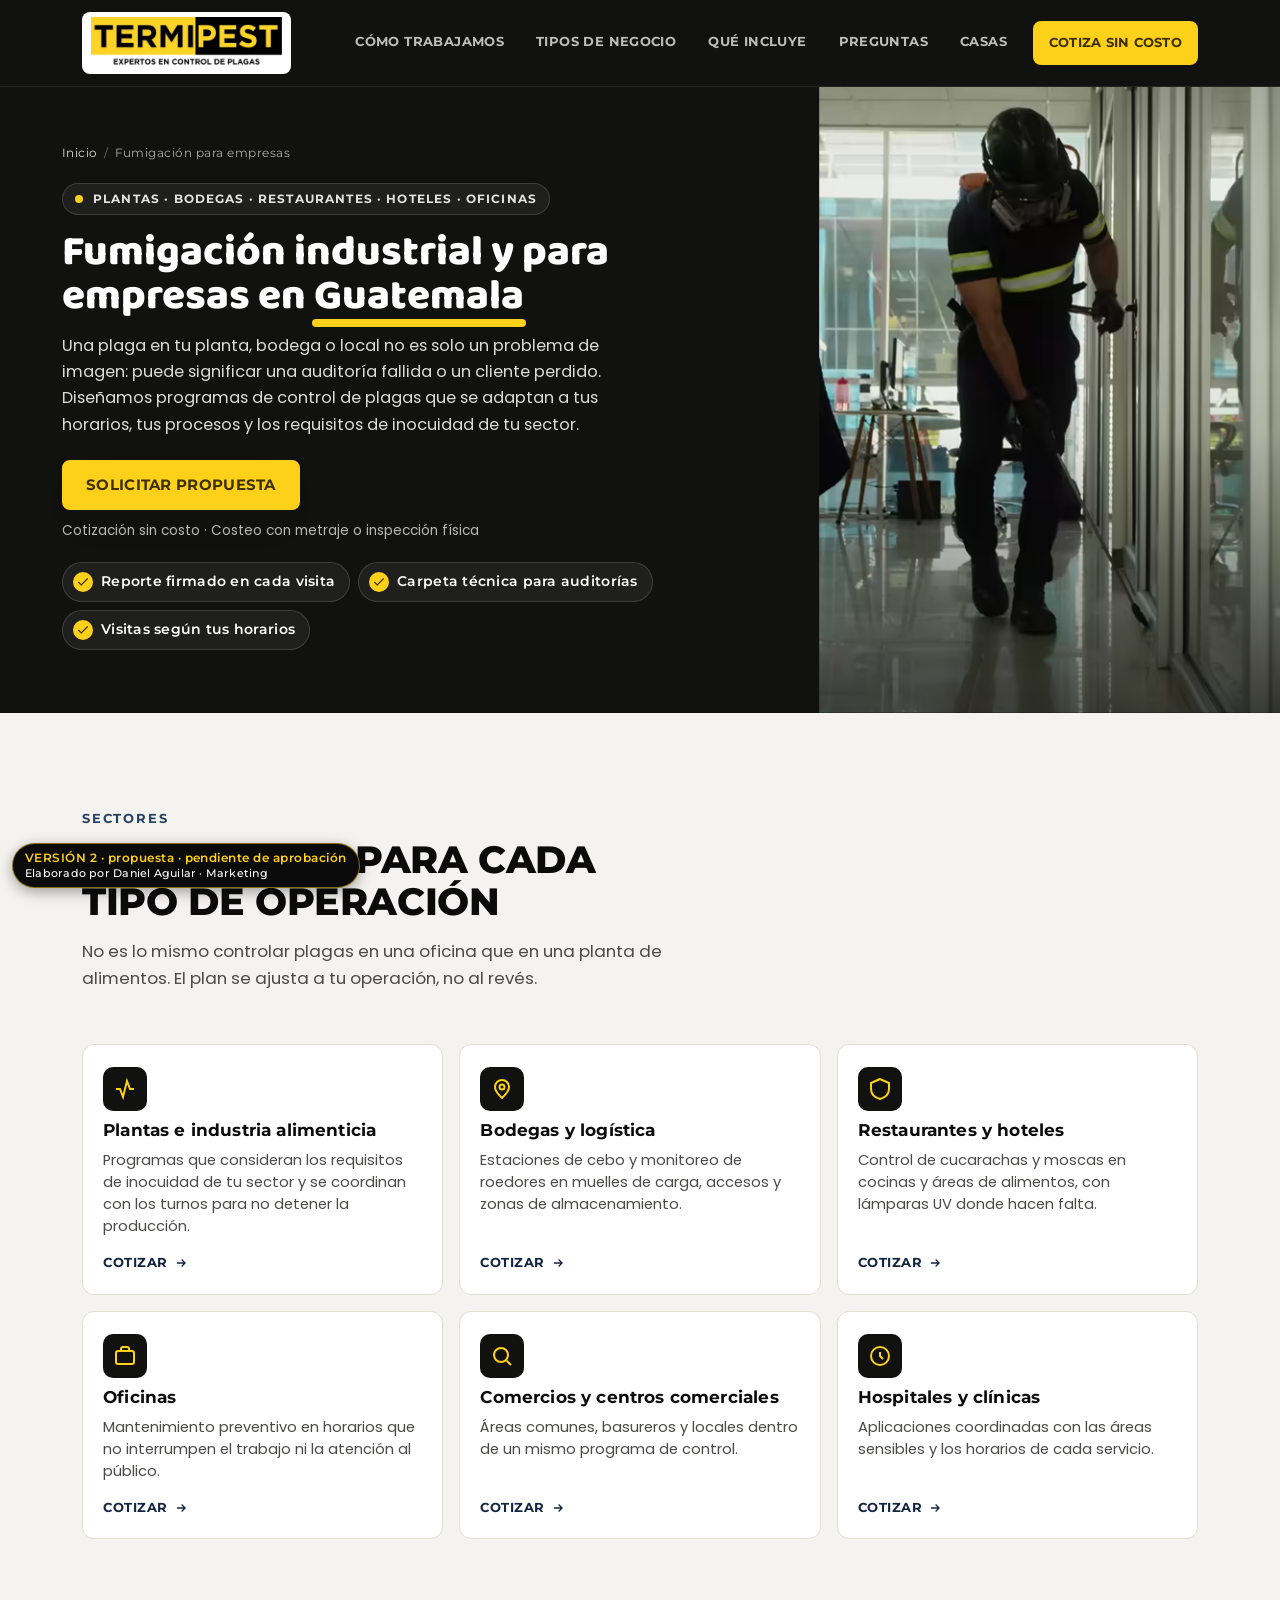
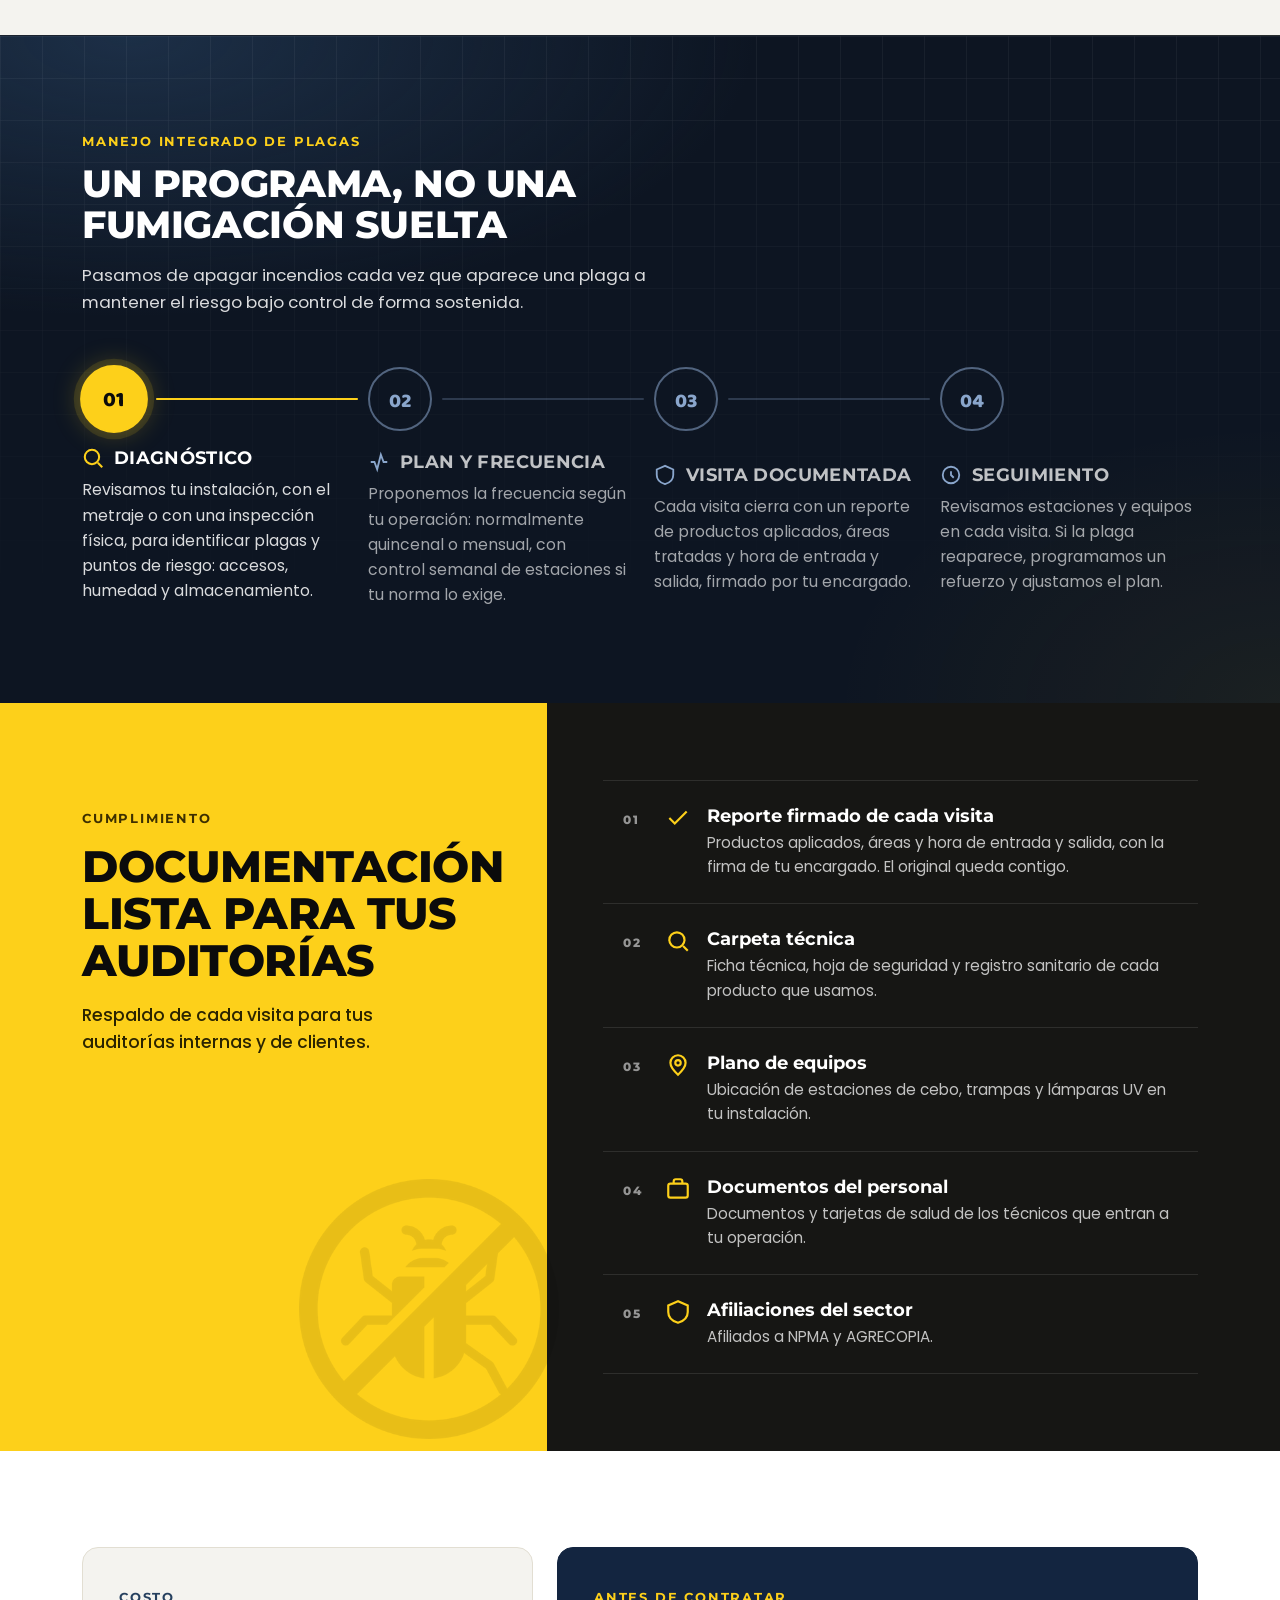
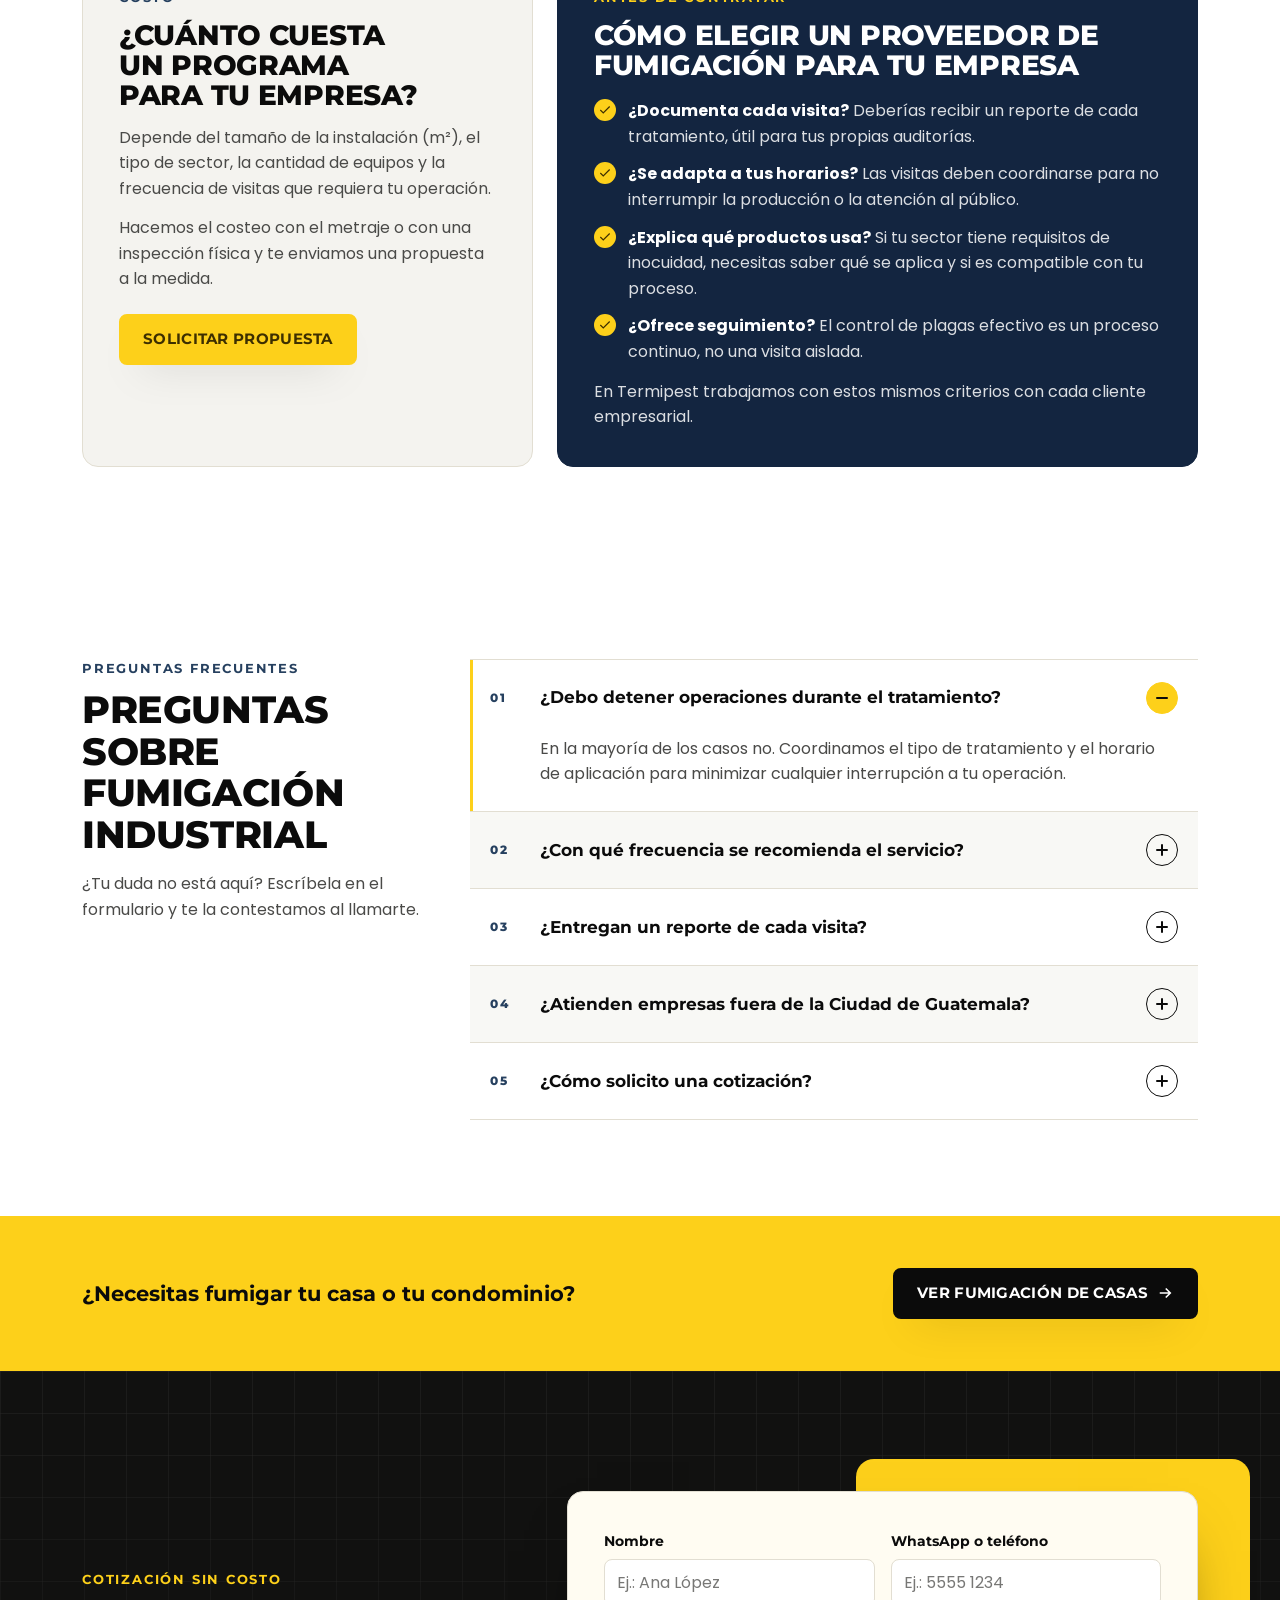
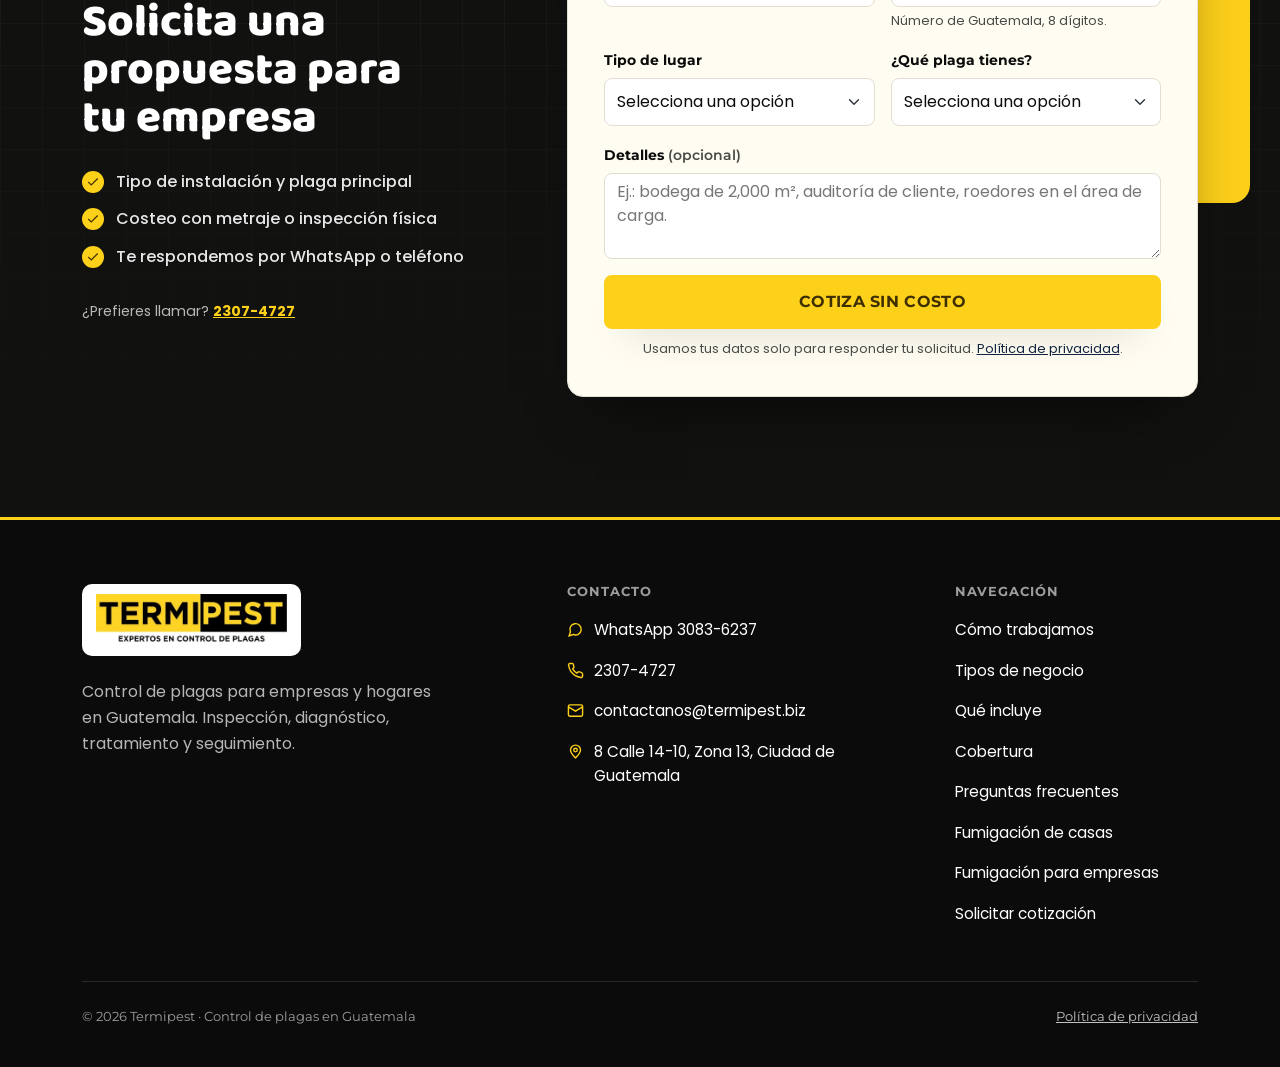
<file: v2/fumigacion-industrial/index.html>
<!doctype html>
<html lang="es">
<head>
  <meta charset="utf-8">
  <meta name="viewport" content="width=device-width, initial-scale=1">

  <title>Fumigación industrial y empresarial en Guatemala | Termipest</title>
  <meta name="description" content="Programas de control de plagas para plantas, bodegas, restaurantes, hoteles y oficinas en Guatemala. Reporte firmado en cada visita y seguimiento.">
  <meta name="robots" content="noindex, nofollow">
  <link rel="canonical" href="https://www.termipestlatam.com/fumigacion-industrial/">
  <meta name="theme-color" content="#111110">

  <meta property="og:type" content="website">
  <meta property="og:locale" content="es_GT">
  <meta property="og:site_name" content="Termipest">
  <meta property="og:title" content="Fumigación industrial y empresarial en Guatemala | Termipest">
  <meta property="og:description" content="Programas de control de plagas para plantas, bodegas, restaurantes, hoteles y oficinas en Guatemala. Reporte firmado en cada visita y seguimiento.">
  <meta property="og:url" content="https://www.termipestlatam.com/fumigacion-industrial/">
  <meta property="og:image" content="https://www.termipestlatam.com/assets/images/og-termipest.jpg">
  <meta property="og:image:width" content="1200">
  <meta property="og:image:height" content="630">
  <meta property="og:image:alt" content="Técnico de Termipest aplicando nebulización en un jardín">
  <meta name="twitter:card" content="summary_large_image">
  <meta name="twitter:title" content="Fumigación industrial y empresarial en Guatemala | Termipest">
  <meta name="twitter:description" content="Programas de control de plagas para plantas, bodegas, restaurantes, hoteles y oficinas en Guatemala. Reporte firmado en cada visita y seguimiento.">
  <meta name="twitter:image" content="https://www.termipestlatam.com/assets/images/og-termipest.jpg">

  <link rel="icon" href="../assets/icons/favicon.svg" type="image/svg+xml">
  <link rel="icon" href="../assets/icons/favicon-32.png" sizes="32x32" type="image/png">
  <link rel="apple-touch-icon" href="../assets/icons/apple-touch-icon.png">

  <script>document.documentElement.classList.add('js');</script>

  <link rel="preconnect" href="https://fonts.googleapis.com">
  <link rel="preconnect" href="https://fonts.gstatic.com" crossorigin>
  <link rel="stylesheet" href="../assets/vendor/bootstrap-5.3.3/bootstrap.min.css">
  <link rel="stylesheet" href="https://fonts.googleapis.com/css2?family=Baloo+2:wght@800&family=Montserrat:wght@600;700;800&family=Poppins:wght@400;600&display=swap">
  <link rel="stylesheet" href="../assets/css/styles.css">

  <script type="application/ld+json">
  {
    "@context": "https://schema.org",
    "@graph": [
      {
        "@type": "Service",
        "@id": "https://www.termipestlatam.com/fumigacion-industrial/#servicio",
        "name": "Fumigación industrial y para empresas",
        "serviceType": "Control de plagas comercial e industrial",
        "description": "Programas de control de plagas para plantas, bodegas, restaurantes, hoteles, oficinas, comercios y hospitales en Guatemala, con reporte firmado en cada visita.",
        "url": "https://www.termipestlatam.com/fumigacion-industrial/",
        "provider": {
          "@type": "LocalBusiness",
          "@id": "https://www.termipestlatam.com/#negocio",
          "name": "Termipest",
          "url": "https://www.termipestlatam.com/",
          "telephone": "+502 3083-6237",
          "address": {
            "@type": "PostalAddress",
            "streetAddress": "8 Calle 14-10, Zona 13",
            "addressLocality": "Ciudad de Guatemala",
            "addressCountry": "GT"
          }
        },
        "areaServed": [
          {
            "@type": "City",
            "name": "Ciudad de Guatemala"
          },
          {
            "@type": "City",
            "name": "Quetzaltenango"
          },
          {
            "@type": "City",
            "name": "Antigua Guatemala"
          }
        ],
        "audience": {
          "@type": "BusinessAudience",
          "audienceType": "Empresas"
        }
      },
      {
        "@type": "BreadcrumbList",
        "itemListElement": [
          {
            "@type": "ListItem",
            "position": 1,
            "name": "Inicio",
            "item": "https://www.termipestlatam.com/"
          },
          {
            "@type": "ListItem",
            "position": 2,
            "name": "Fumigación para empresas",
            "item": "https://www.termipestlatam.com/fumigacion-industrial/"
          }
        ]
      },
      {
        "@type": "FAQPage",
        "mainEntity": [
          {
            "@type": "Question",
            "name": "¿Debo detener operaciones durante el tratamiento?",
            "acceptedAnswer": {
              "@type": "Answer",
              "text": "En la mayoría de los casos no. Coordinamos el tipo de tratamiento y el horario de aplicación para minimizar cualquier interrupción a tu operación."
            }
          },
          {
            "@type": "Question",
            "name": "¿Con qué frecuencia se recomienda el servicio?",
            "acceptedAnswer": {
              "@type": "Answer",
              "text": "Lo más común es una visita quincenal o mensual. Si tu norma lo exige, sumamos control semanal de estaciones. La frecuencia final la definimos con el diagnóstico de tu instalación."
            }
          },
          {
            "@type": "Question",
            "name": "¿Entregan un reporte de cada visita?",
            "acceptedAnswer": {
              "@type": "Answer",
              "text": "Sí. Cada visita cierra con un reporte firmado con los productos aplicados, las áreas tratadas y la hora de entrada y salida. El original queda con tu empresa."
            }
          },
          {
            "@type": "Question",
            "name": "¿Atienden empresas fuera de la Ciudad de Guatemala?",
            "acceptedAnswer": {
              "@type": "Answer",
              "text": "Damos servicio en Ciudad de Guatemala, Quetzaltenango y Antigua Guatemala, y evaluamos proyectos en otras zonas según la ubicación y el número de sedes."
            }
          },
          {
            "@type": "Question",
            "name": "¿Cómo solicito una cotización?",
            "acceptedAnswer": {
              "@type": "Answer",
              "text": "Completa el formulario con el tipo de instalación y la plaga principal. Hacemos el costeo con el metraje o con una inspección física y te enviamos una propuesta. También puedes escribirnos por WhatsApp al 3083-6237 o llamar al 2307-4727."
            }
          }
        ]
      }
    ]
  }
  </script>
</head>
<body>

<!-- Íconos reutilizables (se usan con <svg><use href="#id"></use></svg>) -->
<svg xmlns="http://www.w3.org/2000/svg" class="d-none" aria-hidden="true">
  <symbol id="i-wa" viewBox="0 0 24 24"><path fill="currentColor" d="M12.04 2C6.58 2 2.13 6.45 2.13 11.91c0 1.85.5 3.58 1.4 5.1L2 22l5.13-1.5a9.9 9.9 0 0 0 4.9 1.3h.01c5.46 0 9.91-4.45 9.91-9.9C21.95 6.45 17.5 2 12.04 2Zm5.8 14.1c-.24.68-1.4 1.3-1.94 1.38-.5.08-1.12.11-1.8-.12-.42-.14-.95-.31-1.65-.6-2.9-1.25-4.8-4.17-4.94-4.36-.14-.2-1.18-1.57-1.18-3 0-1.42.75-2.12 1.02-2.41.27-.3.58-.37.78-.37h.55c.18 0 .42-.07.65.5.24.6.82 2.06.89 2.2.07.15.12.32.02.52-.1.2-.15.32-.3.5-.14.17-.3.38-.43.5-.14.14-.29.29-.13.57.17.28.75 1.24 1.61 2 1.11.99 2.04 1.3 2.32 1.44.28.14.44.12.6-.07.17-.2.72-.84.91-1.13.19-.28.38-.23.63-.14.26.1 1.64.77 1.92.91.28.14.47.21.54.33.07.12.07.68-.17 1.35Z"/></symbol>
  <symbol id="i-check" viewBox="0 0 24 24"><path fill="none" stroke="currentColor" stroke-width="2" d="M20 6 9 17l-5-5"/></symbol>
  <symbol id="i-shield" viewBox="0 0 24 24"><path fill="none" stroke="currentColor" stroke-width="2" d="M12 2 3 6v6c0 5 4 8.5 9 10 5-1.5 9-5 9-10V6l-9-4Z"/></symbol>
  <symbol id="i-steps" viewBox="0 0 24 24"><path fill="none" stroke="currentColor" stroke-width="2" d="M3 12h4l3 8 4-16 3 8h4"/></symbol>
  <symbol id="i-chat" viewBox="0 0 24 24"><path fill="none" stroke="currentColor" stroke-width="2" d="M3 21l1.9-5.7A8 8 0 1 1 8.7 19L3 21Z"/></symbol>
  <symbol id="i-clock" viewBox="0 0 24 24"><g fill="none" stroke="currentColor" stroke-width="2"><path d="M12 8v4l3 3"/><circle cx="12" cy="12" r="9"/></g></symbol>
  <symbol id="i-search" viewBox="0 0 24 24"><g fill="none" stroke="currentColor" stroke-width="2"><circle cx="11" cy="11" r="7"/><path d="m21 21-4.3-4.3"/></g></symbol>
  <symbol id="i-briefcase" viewBox="0 0 24 24"><g fill="none" stroke="currentColor" stroke-width="2"><rect x="3" y="7" width="18" height="13" rx="2"/><path d="M8 7V5a2 2 0 0 1 2-2h4a2 2 0 0 1 2 2v2"/></g></symbol>
  <symbol id="i-pin" viewBox="0 0 24 24"><g fill="none" stroke="currentColor" stroke-width="2"><path d="M12 21s-7-6.5-7-11a7 7 0 0 1 14 0c0 4.5-7 11-7 11Z"/><circle cx="12" cy="10" r="2.5"/></g></symbol>
  <symbol id="i-phone" viewBox="0 0 24 24"><path fill="none" stroke="currentColor" stroke-width="2" d="M22 16.9v3a2 2 0 0 1-2.2 2 19.8 19.8 0 0 1-8.6-3 19.5 19.5 0 0 1-6-6 19.8 19.8 0 0 1-3-8.7A2 2 0 0 1 4.1 2h3a2 2 0 0 1 2 1.7c.1.9.3 1.8.6 2.7a2 2 0 0 1-.5 2.1L8 9.7a16 16 0 0 0 6 6l1.2-1.2a2 2 0 0 1 2.1-.5c.9.3 1.8.5 2.7.6a2 2 0 0 1 1.7 2Z"/></symbol>
  <symbol id="i-mail" viewBox="0 0 24 24"><g fill="none" stroke="currentColor" stroke-width="2"><rect x="2" y="4" width="20" height="16" rx="2"/><path d="m2 7 10 6 10-6"/></g></symbol>
  <symbol id="i-arrow" viewBox="0 0 24 24"><path fill="none" stroke="currentColor" stroke-width="2.2" d="M5 12h14M13 6l6 6-6 6"/></symbol>
  <symbol id="i-chev-l" viewBox="0 0 24 24"><path fill="none" stroke="currentColor" stroke-width="2" d="m15 18-6-6 6-6"/></symbol>
  <symbol id="i-chev-r" viewBox="0 0 24 24"><path fill="none" stroke="currentColor" stroke-width="2" d="m9 18 6-6-6-6"/></symbol>
  <symbol id="i-pause" viewBox="0 0 24 24"><g fill="currentColor"><rect x="6" y="5" width="4" height="14" rx="1"/><rect x="14" y="5" width="4" height="14" rx="1"/></g></symbol>
  <symbol id="i-play" viewBox="0 0 24 24"><path fill="currentColor" d="M8 5.5v13a1 1 0 0 0 1.5.86l10.5-6.5a1 1 0 0 0 0-1.72L9.5 4.64A1 1 0 0 0 8 5.5Z"/></symbol>
  <symbol id="i-up" viewBox="0 0 24 24"><path fill="none" stroke="currentColor" stroke-width="2.4" stroke-linecap="round" stroke-linejoin="round" d="M12 19V5M5 12l7-7 7 7"/></symbol>
  <symbol id="i-menu" viewBox="0 0 24 24"><path fill="none" stroke="currentColor" stroke-width="2.2" stroke-linecap="round" d="M4 7h16M4 12h16M4 17h16"/></symbol>
</svg>

<a class="skip-link" href="#contenido">Saltar al contenido</a>

<!-- ============ HEADER ============ -->
<header class="site-header">
  <nav class="navbar navbar-expand-lg" aria-label="Navegación principal">
    <div class="container">
      <a class="navbar-brand" href="../">
        <picture>
          <source type="image/webp" srcset="../assets/images/logo-termipest-440.webp">
          <img src="../assets/images/logo-termipest-440.png" width="440" height="120" alt="Termipest — Expertos en control de plagas" class="brand-logo">
        </picture>
      </a>

      <button class="navbar-toggler menu-toggle" type="button" data-bs-toggle="offcanvas" data-bs-target="#menuPrincipal"
              aria-controls="menuPrincipal" aria-label="Abrir menú">
        <svg aria-hidden="true"><use href="#i-menu"></use></svg>
      </button>

      <div class="offcanvas offcanvas-end site-menu" tabindex="-1" id="menuPrincipal" aria-labelledby="menuPrincipalTitulo">
        <div class="offcanvas-header">
          <p class="offcanvas-title" id="menuPrincipalTitulo">Menú</p>
          <button type="button" class="btn-close" data-bs-dismiss="offcanvas" aria-label="Cerrar menú"></button>
        </div>
        <div class="offcanvas-body">
          <ul class="navbar-nav ms-lg-auto">
            <li class="nav-item"><a class="nav-link" href="../#proceso">Cómo trabajamos</a></li>
            <li class="nav-item"><a class="nav-link" href="../#servicios">Tipos de negocio</a></li>
            <li class="nav-item"><a class="nav-link" href="../#incluye">Qué incluye</a></li>
            <li class="nav-item"><a class="nav-link" href="../#preguntas">Preguntas</a></li>
            <li class="nav-item"><a class="nav-link" href="../fumigacion-de-casas/">Casas</a></li>
          </ul>
          <a class="btn btn-primary nav-cta" href="#cotizacion" data-track="click_quote" data-track-location="header">Cotiza sin costo</a>
          <div class="menu-contact d-lg-none">
            <a href="tel:+50223074727" data-track="click_phone" data-track-location="menu">
              <svg aria-hidden="true"><use href="#i-phone"></use></svg>¿Prefieres llamar? 2307-4727
            </a>
          </div>
        </div>
      </div>
    </div>
  </nav>
</header>

<main id="contenido">

  <!-- ============ HERO DE PÁGINA ============ -->
  <section class="hero hero-page" id="inicio" aria-labelledby="hero-titulo">
    <div class="hero-text-col">
      <nav aria-label="Ruta de navegación">
        <ol class="crumbs"><li><a href="../">Inicio</a></li><li><span aria-current="page">Fumigación para empresas</span></li></ol>
      </nav>
      <p class="eyebrow hero-kicker h-anim"><span class="hero-kicker-dot" aria-hidden="true"></span>Plantas · bodegas · restaurantes · hoteles · oficinas</p>
      <h1 id="hero-titulo" class="h-anim h-anim-1">Fumigación industrial y para empresas en <span class="hero-mark">Guatemala</span></h1>
      <p class="lede h-anim h-anim-2">Una plaga en tu planta, bodega o local no es solo un problema de imagen: puede significar una auditoría fallida o un cliente perdido. Diseñamos programas de control de plagas que se adaptan a tus horarios, tus procesos y los requisitos de inocuidad de tu sector.</p>

      <div class="hero-cta h-anim h-anim-3">
        <a class="btn btn-primary btn-lg-cta" href="#cotizacion" data-track="click_quote" data-track-location="hero-industrial">Solicitar propuesta</a>
      </div>
      <p class="hero-note h-anim h-anim-3">Cotización sin costo · Costeo con metraje o inspección física</p>

      <ul class="hero-badges h-anim h-anim-4">
        <li class="hero-badge"><svg aria-hidden="true"><use href="#i-check"></use></svg>Reporte firmado en cada visita</li>
        <li class="hero-badge"><svg aria-hidden="true"><use href="#i-check"></use></svg>Carpeta técnica para auditorías</li>
        <li class="hero-badge"><svg aria-hidden="true"><use href="#i-check"></use></svg>Visitas según tus horarios</li>
      </ul>
    </div>

    <div class="hero-media page-photo">
      <picture>
        <source type="image/avif" sizes="(min-width: 992px) 36vw, 100vw" srcset="../assets/images/hero-aplicacion-480.avif 480w, ../assets/images/hero-aplicacion-800.avif 800w">
        <source type="image/webp" sizes="(min-width: 992px) 36vw, 100vw" srcset="../assets/images/hero-aplicacion-480.webp 480w, ../assets/images/hero-aplicacion-800.webp 800w">
        <img src="../assets/images/hero-aplicacion-800.jpg" sizes="(min-width: 992px) 36vw, 100vw" srcset="../assets/images/hero-aplicacion-480.jpg 480w, ../assets/images/hero-aplicacion-800.jpg 800w"
             width="800" height="1197" fetchpriority="high" alt="Técnico de Termipest aplicando tratamiento a lo largo de un pasillo de oficinas">
      </picture>
    </div>
  </section>

  <!-- ============ SECTORES ============ -->
  <section id="servicios" class="section page-cards-sec" aria-labelledby="servicios-titulo">
    <div class="container">
      <div class="sec-head reveal">
        <span class="eyebrow">Sectores</span>
        <h2 id="servicios-titulo">Programas para cada tipo de operación</h2>
        <p>No es lo mismo controlar plagas en una oficina que en una planta de alimentos. El plan se ajusta a tu operación, no al revés.</p>
      </div>
      <ul class="row row-cols-1 row-cols-sm-2 row-cols-lg-3 g-3 page-cards stagger">
        <li class="col reveal-scale">
          <a class="pest-card" href="#cotizacion" data-prefill-property="Planta industrial" data-track="click_quote" data-track-location="sector-Planta industrial">
            <svg class="card-icon" aria-hidden="true"><use href="#i-steps"></use></svg>
            <h3>Plantas e industria alimenticia</h3>
            <p>Programas que consideran los requisitos de inocuidad de tu sector y se coordinan con los turnos para no detener la producción.</p>
            <span class="card-cta">Cotizar<svg aria-hidden="true"><use href="#i-arrow"></use></svg></span>
          </a>
        </li>
        <li class="col reveal-scale">
          <a class="pest-card" href="#cotizacion" data-prefill-property="Bodega" data-track="click_quote" data-track-location="sector-Bodega">
            <svg class="card-icon" aria-hidden="true"><use href="#i-pin"></use></svg>
            <h3>Bodegas y logística</h3>
            <p>Estaciones de cebo y monitoreo de roedores en muelles de carga, accesos y zonas de almacenamiento.</p>
            <span class="card-cta">Cotizar<svg aria-hidden="true"><use href="#i-arrow"></use></svg></span>
          </a>
        </li>
        <li class="col reveal-scale">
          <a class="pest-card" href="#cotizacion" data-prefill-property="Restaurante u hotel" data-track="click_quote" data-track-location="sector-Restaurante u hotel">
            <svg class="card-icon" aria-hidden="true"><use href="#i-shield"></use></svg>
            <h3>Restaurantes y hoteles</h3>
            <p>Control de cucarachas y moscas en cocinas y áreas de alimentos, con lámparas UV donde hacen falta.</p>
            <span class="card-cta">Cotizar<svg aria-hidden="true"><use href="#i-arrow"></use></svg></span>
          </a>
        </li>
        <li class="col reveal-scale">
          <a class="pest-card" href="#cotizacion" data-prefill-property="Oficina" data-track="click_quote" data-track-location="sector-Oficina">
            <svg class="card-icon" aria-hidden="true"><use href="#i-briefcase"></use></svg>
            <h3>Oficinas</h3>
            <p>Mantenimiento preventivo en horarios que no interrumpen el trabajo ni la atención al público.</p>
            <span class="card-cta">Cotizar<svg aria-hidden="true"><use href="#i-arrow"></use></svg></span>
          </a>
        </li>
        <li class="col reveal-scale">
          <a class="pest-card" href="#cotizacion" data-prefill-property="Comercio o centro comercial" data-track="click_quote" data-track-location="sector-Comercio o centro comercial">
            <svg class="card-icon" aria-hidden="true"><use href="#i-search"></use></svg>
            <h3>Comercios y centros comerciales</h3>
            <p>Áreas comunes, basureros y locales dentro de un mismo programa de control.</p>
            <span class="card-cta">Cotizar<svg aria-hidden="true"><use href="#i-arrow"></use></svg></span>
          </a>
        </li>
        <li class="col reveal-scale">
          <a class="pest-card" href="#cotizacion" data-prefill-property="Hospital o clínica" data-track="click_quote" data-track-location="sector-Hospital o clínica">
            <svg class="card-icon" aria-hidden="true"><use href="#i-clock"></use></svg>
            <h3>Hospitales y clínicas</h3>
            <p>Aplicaciones coordinadas con las áreas sensibles y los horarios de cada servicio.</p>
            <span class="card-cta">Cotizar<svg aria-hidden="true"><use href="#i-arrow"></use></svg></span>
          </a>
        </li>
      </ul>
    </div>
  </section>

  <!-- ============ PROCESO ============ -->
  <section id="proceso" class="section proceso-sec" aria-labelledby="proceso-titulo">
    <div class="grid-tex" aria-hidden="true"></div>
    <div class="container">
      <div class="sec-head sec-head-inverse reveal">
        <span class="eyebrow">Manejo integrado de plagas</span>
        <h2 id="proceso-titulo">Un programa, no una fumigación suelta</h2>
        <p>Pasamos de apagar incendios cada vez que aparece una plaga a mantener el riesgo bajo control de forma sostenida.</p>
      </div>
      <div class="proc" data-proc>
        <ol class="proc-steps stagger">
          <li class="proc-step reveal">
            <button class="proc-node" type="button" aria-label="Paso 1 de 4: Diagnóstico"><span aria-hidden="true">01</span></button>
            <div class="proc-body">
              <div class="proc-head"><svg class="proc-icon" aria-hidden="true"><use href="#i-search"></use></svg><h3>Diagnóstico</h3></div>
              <p>Revisamos tu instalación, con el metraje o con una inspección física, para identificar plagas y puntos de riesgo: accesos, humedad y almacenamiento.</p>
            </div>
          </li>
          <li class="proc-step reveal">
            <button class="proc-node" type="button" aria-label="Paso 2 de 4: Plan y frecuencia"><span aria-hidden="true">02</span></button>
            <div class="proc-body">
              <div class="proc-head"><svg class="proc-icon" aria-hidden="true"><use href="#i-steps"></use></svg><h3>Plan y frecuencia</h3></div>
              <p>Proponemos la frecuencia según tu operación: normalmente quincenal o mensual, con control semanal de estaciones si tu norma lo exige.</p>
            </div>
          </li>
          <li class="proc-step reveal">
            <button class="proc-node" type="button" aria-label="Paso 3 de 4: Visita documentada"><span aria-hidden="true">03</span></button>
            <div class="proc-body">
              <div class="proc-head"><svg class="proc-icon" aria-hidden="true"><use href="#i-shield"></use></svg><h3>Visita documentada</h3></div>
              <p>Cada visita cierra con un reporte de productos aplicados, áreas tratadas y hora de entrada y salida, firmado por tu encargado.</p>
            </div>
          </li>
          <li class="proc-step reveal">
            <button class="proc-node" type="button" aria-label="Paso 4 de 4: Seguimiento"><span aria-hidden="true">04</span></button>
            <div class="proc-body">
              <div class="proc-head"><svg class="proc-icon" aria-hidden="true"><use href="#i-clock"></use></svg><h3>Seguimiento</h3></div>
              <p>Revisamos estaciones y equipos en cada visita. Si la plaga reaparece, programamos un refuerzo y ajustamos el plan.</p>
            </div>
          </li>
        </ol>
      </div>
    </div>
  </section>

  <!-- ============ DOCUMENTACIÓN ============ -->
  <section id="documentacion" class="why-sec" aria-labelledby="documentacion-titulo">
    <div class="container">
      <div class="row g-0">
        <div class="col-lg-5 why-intro reveal">
          <img class="why-seal" src="../assets/images/sello-sin-plagas-400.png" width="400" height="400" alt="" aria-hidden="true" loading="lazy" decoding="async">
          <span class="eyebrow">Cumplimiento</span>
          <h2 id="documentacion-titulo">Documentación lista para tus auditorías</h2>
          <p class="why-lede">Respaldo de cada visita para tus auditorías internas y de clientes.</p>
        </div>
        <div class="col-lg-7 why-panel">
          <ol class="why-list stagger">
            <li class="why-item reveal"><span class="why-num" aria-hidden="true">01</span><svg aria-hidden="true"><use href="#i-check"></use></svg><div><h3>Reporte firmado de cada visita</h3><p>Productos aplicados, áreas y hora de entrada y salida, con la firma de tu encargado. El original queda contigo.</p></div></li>
            <li class="why-item reveal"><span class="why-num" aria-hidden="true">02</span><svg aria-hidden="true"><use href="#i-search"></use></svg><div><h3>Carpeta técnica</h3><p>Ficha técnica, hoja de seguridad y registro sanitario de cada producto que usamos.</p></div></li>
            <li class="why-item reveal"><span class="why-num" aria-hidden="true">03</span><svg aria-hidden="true"><use href="#i-pin"></use></svg><div><h3>Plano de equipos</h3><p>Ubicación de estaciones de cebo, trampas y lámparas UV en tu instalación.</p></div></li>
            <li class="why-item reveal"><span class="why-num" aria-hidden="true">04</span><svg aria-hidden="true"><use href="#i-briefcase"></use></svg><div><h3>Documentos del personal</h3><p>Documentos y tarjetas de salud de los técnicos que entran a tu operación.</p></div></li>
            <li class="why-item reveal"><span class="why-num" aria-hidden="true">05</span><svg aria-hidden="true"><use href="#i-shield"></use></svg><div><h3>Afiliaciones del sector</h3><p>Afiliados a NPMA y AGRECOPIA.</p></div></li>
          </ol>
        </div>
      </div>
    </div>
  </section>

  <!-- ============ COSTO + CÓMO ELEGIR PROVEEDOR ============ -->
  <section class="section info-sec" aria-label="Costo y cómo elegir proveedor">
    <div class="container">
      <div class="row g-4">
        <div class="col-lg-5 reveal">
          <div class="info-card">
            <span class="eyebrow">Costo</span>
            <h2>¿Cuánto cuesta un programa para tu empresa?</h2>
            <p>Depende del tamaño de la instalación (m²), el tipo de sector, la cantidad de equipos y la frecuencia de visitas que requiera tu operación.</p>
            <p>Hacemos el costeo con el metraje o con una inspección física y te enviamos una propuesta a la medida.</p>
            <a class="btn btn-primary" href="#cotizacion" data-track="click_quote" data-track-location="costo-industrial">Solicitar propuesta</a>
          </div>
        </div>
        <div class="col-lg-7 reveal">
          <div class="info-card info-card-dark">
            <span class="eyebrow">Antes de contratar</span>
            <h2>Cómo elegir un proveedor de fumigación para tu empresa</h2>
            <ul class="check-list">
              <li><svg aria-hidden="true"><use href="#i-check"></use></svg><span><strong>¿Documenta cada visita?</strong> Deberías recibir un reporte de cada tratamiento, útil para tus propias auditorías.</span></li>
              <li><svg aria-hidden="true"><use href="#i-check"></use></svg><span><strong>¿Se adapta a tus horarios?</strong> Las visitas deben coordinarse para no interrumpir la producción o la atención al público.</span></li>
              <li><svg aria-hidden="true"><use href="#i-check"></use></svg><span><strong>¿Explica qué productos usa?</strong> Si tu sector tiene requisitos de inocuidad, necesitas saber qué se aplica y si es compatible con tu proceso.</span></li>
              <li><svg aria-hidden="true"><use href="#i-check"></use></svg><span><strong>¿Ofrece seguimiento?</strong> El control de plagas efectivo es un proceso continuo, no una visita aislada.</span></li>
            </ul>
            <p>En Termipest trabajamos con estos mismos criterios con cada cliente empresarial.</p>
          </div>
        </div>
      </div>
    </div>
  </section>

  <!-- ============ PREGUNTAS FRECUENTES ============ -->
  <section id="preguntas" class="section faq-sec" aria-labelledby="preguntas-titulo">
    <div class="container">
      <div class="row g-4 g-lg-5">
      <div class="col-lg-4">
        <div class="sec-head faq-head reveal">
          <span class="eyebrow">Preguntas frecuentes</span>
          <h2 id="preguntas-titulo">Preguntas sobre fumigación industrial</h2>
          <p>¿Tu duda no está aquí? Escríbela en el formulario y te la contestamos al llamarte.</p>
        </div>
      </div>
      <div class="col-lg-8">
      <div class="faq reveal">
        <details class="faq-item" open>
          <summary><span class="faq-num" aria-hidden="true">01</span><span class="faq-q">¿Debo detener operaciones durante el tratamiento?</span><span class="plus" aria-hidden="true"></span></summary>
          <p>En la mayoría de los casos no. Coordinamos el tipo de tratamiento y el horario de aplicación para minimizar cualquier interrupción a tu operación.</p>
        </details>
        <details class="faq-item">
          <summary><span class="faq-num" aria-hidden="true">02</span><span class="faq-q">¿Con qué frecuencia se recomienda el servicio?</span><span class="plus" aria-hidden="true"></span></summary>
          <p>Lo más común es una visita quincenal o mensual. Si tu norma lo exige, sumamos control semanal de estaciones. La frecuencia final la definimos con el diagnóstico de tu instalación.</p>
        </details>
        <details class="faq-item">
          <summary><span class="faq-num" aria-hidden="true">03</span><span class="faq-q">¿Entregan un reporte de cada visita?</span><span class="plus" aria-hidden="true"></span></summary>
          <p>Sí. Cada visita cierra con un reporte firmado con los productos aplicados, las áreas tratadas y la hora de entrada y salida. El original queda con tu empresa.</p>
        </details>
        <details class="faq-item">
          <summary><span class="faq-num" aria-hidden="true">04</span><span class="faq-q">¿Atienden empresas fuera de la Ciudad de Guatemala?</span><span class="plus" aria-hidden="true"></span></summary>
          <p>Damos servicio en Ciudad de Guatemala, Quetzaltenango y Antigua Guatemala, y evaluamos proyectos en otras zonas según la ubicación y el número de sedes.</p>
        </details>
        <details class="faq-item">
          <summary><span class="faq-num" aria-hidden="true">05</span><span class="faq-q">¿Cómo solicito una cotización?</span><span class="plus" aria-hidden="true"></span></summary>
          <p>Completa el <a href="#cotizacion">formulario de cotización</a> con el tipo de instalación y la plaga principal. Hacemos el costeo con el metraje o con una inspección física y te enviamos una propuesta. Si prefieres, llámanos al <a href="tel:+50223074727" data-track="click_phone" data-track-location="faq-industrial">2307-4727</a>.</p>
        </details>
      </div>
      </div>
      </div>
    </div>
  </section>

  <!-- ============ ENLACE A LA OTRA PÁGINA DE SERVICIO ============ -->
  <section class="cross-sec" aria-label="Fumigación de casas">
    <div class="container cross-inner">
      <p>¿Necesitas fumigar tu casa o tu condominio?</p>
      <a class="btn btn-primary" href="../fumigacion-de-casas/">Ver fumigación de casas<svg aria-hidden="true" width="16" height="16"><use href="#i-arrow"></use></svg></a>
    </div>
  </section>

  <!-- ============ FORMULARIO ============ -->
  <section id="cotizacion" class="section contact-sec" aria-labelledby="cotizacion-titulo" data-track-view="view_contact">
    <div class="grid-tex" aria-hidden="true"></div>
    <div class="container position-relative">
      <div class="row g-5 align-items-center">
        <div class="col-lg-5 contact-intro reveal">
          <span class="eyebrow">Cotización sin costo</span>
          <h2 id="cotizacion-titulo" class="contact-title mt-2">Solicita una propuesta para tu empresa</h2>
          <ul class="contact-points">
            <li><svg aria-hidden="true"><use href="#i-check"></use></svg>Tipo de instalación y plaga principal</li>
            <li><svg aria-hidden="true"><use href="#i-check"></use></svg>Costeo con metraje o inspección física</li>
            <li><svg aria-hidden="true"><use href="#i-check"></use></svg>Te respondemos por WhatsApp o teléfono</li>
          </ul>
          <p class="contact-alt-label">¿Prefieres llamar? <a href="tel:+50223074727" data-track="click_phone" data-track-location="contacto-industrial">2307-4727</a></p>
        </div>

        <div class="col-lg-7 contact-form-col reveal">
          <!-- Mismo formulario que el inicio (lo copia tools/build-pages.js). Ver docs/SEGURIDAD-Y-DESPLIEGUE.md → "Formulario". -->
          <form class="quote-form needs-validation" id="quoteForm" novalidate data-endpoint="" autocomplete="on" aria-describedby="quoteFormNota">
            <div class="row g-3">
              <div class="col-md-6">
                <label for="qf-nombre" class="form-label">Nombre</label>
                <input type="text" class="form-control" id="qf-nombre" name="nombre" autocomplete="name" required minlength="2" maxlength="80" placeholder="Ej.: Ana López">
                <div class="invalid-feedback">Escribe tu nombre.</div>
              </div>
              <div class="col-md-6">
                <label for="qf-telefono" class="form-label">WhatsApp o teléfono</label>
                <input type="tel" class="form-control" id="qf-telefono" name="telefono" autocomplete="tel-national" inputmode="tel" required maxlength="20" placeholder="Ej.: 5555 1234" aria-describedby="qf-telefono-ayuda">
                <div class="form-text" id="qf-telefono-ayuda">Número de Guatemala, 8 dígitos.</div>
                <div class="invalid-feedback">Escribe un número de 8 dígitos (puede incluir +502).</div>
              </div>
              <div class="col-md-6">
                <label for="qf-propiedad" class="form-label">Tipo de lugar</label>
                <select class="form-select" id="qf-propiedad" name="tipo_propiedad" required>
                  <option value="" selected disabled>Selecciona una opción</option>
                  <option>Casa</option>
                  <option>Condominio o residencial</option>
                  <option>Restaurante u hotel</option>
                  <option>Oficina</option>
                  <option>Bodega</option>
                  <option>Comercio o centro comercial</option>
                  <option>Planta industrial</option>
                  <option>Hospital o clínica</option>
                  <option>Otro</option>
                </select>
                <div class="invalid-feedback">Elige el tipo de lugar.</div>
              </div>
              <div class="col-md-6">
                <label for="qf-plaga" class="form-label">¿Qué plaga tienes?</label>
                <select class="form-select" id="qf-plaga" name="plaga" required>
                  <option value="" selected disabled>Selecciona una opción</option>
                  <option>Cucarachas</option>
                  <option>Roedores</option>
                  <option>Hormigas</option>
                  <option>Moscas</option>
                  <option>Mosquitos</option>
                  <option>Arañas</option>
                  <option>Otra o no estoy seguro</option>
                </select>
                <div class="invalid-feedback">Elige una opción (puedes marcar "no estoy seguro").</div>
              </div>
              <div class="col-12">
                <label for="qf-mensaje" class="form-label">Detalles <span class="text-optional">(opcional)</span></label>
                <textarea class="form-control" id="qf-mensaje" name="mensaje" rows="3" maxlength="500" placeholder="Ej.: bodega de 2,000 m², auditoría de cliente, roedores en el área de carga."></textarea>
              </div>

              <!-- Anti-spam: campo trampa invisible para personas (los bots suelen llenarlo) -->
              <div class="hp-field" aria-hidden="true">
                <label for="qf-web">No llenar este campo</label>
                <input type="text" id="qf-web" name="sitio_web" tabindex="-1" autocomplete="off">
              </div>

              <div class="col-12">
                <button type="submit" class="btn btn-primary w-100 quote-submit">
                  <span class="spinner-border spinner-border-sm" aria-hidden="true"></span>
                  <span class="quote-submit-label">Cotiza sin costo</span>
                </button>
                <p class="form-note" id="quoteFormNota">Usamos tus datos solo para responder tu solicitud. <a href="../politica-de-privacidad/">Política de privacidad</a>.</p>
              </div>
            </div>

            <div class="form-status" role="status" aria-live="polite" aria-atomic="true" hidden>
              <p class="form-status-title"></p>
              <p class="form-status-text"></p>
              <a class="btn btn-ghost-dark form-status-wa" href="#" target="_blank" rel="noopener noreferrer" data-track="click_whatsapp" data-track-location="formulario" hidden>
                <svg aria-hidden="true"><use href="#i-wa"></use></svg>Enviar por WhatsApp
              </a>
            </div>
          </form>
        </div>
      </div>
    </div>
  </section>

</main>

<!-- ============ 11 · FOOTER ============ -->
<footer class="site-footer">
  <div class="container">
    <div class="row g-4 g-lg-5">
      <div class="col-lg-5">
        <a class="footer-logo" href="../">
          <picture>
            <source type="image/webp" srcset="../assets/images/logo-termipest-440.webp">
            <img src="../assets/images/logo-termipest-440.png" width="440" height="120" alt="Termipest" loading="lazy" decoding="async">
          </picture>
        </a>
        <p class="text-soft footer-desc">Control de plagas para empresas y hogares en Guatemala. Inspección, diagnóstico, tratamiento y seguimiento.</p>
      </div>
      <div class="col-sm-6 col-lg-4">
        <h2 class="foot-title">Contacto</h2>
        <ul class="foot-list">
          <li><a href="https://wa.me/50230836237?text=Hola%20Termipest%2C%20quisiera%20solicitar%20informaci%C3%B3n%20sobre%20control%20de%20plagas." target="_blank" rel="noopener noreferrer" data-track="click_whatsapp" data-track-location="footer"><svg aria-hidden="true"><use href="#i-chat"></use></svg>WhatsApp 3083-6237</a></li>
          <li><a href="tel:+50223074727" data-track="click_phone" data-track-location="footer"><svg aria-hidden="true"><use href="#i-phone"></use></svg>2307-4727</a></li>
          <li><a href="mailto:contactanos@termipest.biz" data-track="click_email" data-track-location="footer"><svg aria-hidden="true"><use href="#i-mail"></use></svg>contactanos@termipest.biz</a></li>
          <!-- TODO: si existe el enlace real del perfil de Google Maps / Business Profile, convertir esta dirección en enlace. -->
          <li><address class="foot-address"><svg aria-hidden="true"><use href="#i-pin"></use></svg>8 Calle 14-10, Zona 13, Ciudad de Guatemala</address></li>
        </ul>
      </div>
      <div class="col-sm-6 col-lg-3">
        <h2 class="foot-title">Navegación</h2>
        <ul class="foot-list">
          <li><a href="../#proceso">Cómo trabajamos</a></li>
          <li><a href="../#servicios">Tipos de negocio</a></li>
          <li><a href="../#incluye">Qué incluye</a></li>
          <li><a href="../#cobertura">Cobertura</a></li>
          <li><a href="../#preguntas">Preguntas frecuentes</a></li>
          <li><a href="../fumigacion-de-casas/">Fumigación de casas</a></li>
          <li><a href="../fumigacion-industrial/" aria-current="page">Fumigación para empresas</a></li>
          <li><a href="#cotizacion">Solicitar cotización</a></li>
        </ul>
      </div>
    </div>
    <div class="foot-bottom">
      <span>© 2026 Termipest · Control de plagas en Guatemala</span>
      <a href="../politica-de-privacidad/">Política de privacidad</a>
    </div>
  </div>
</footer>

<a class="to-top" href="#inicio" aria-label="Volver al inicio"><svg aria-hidden="true"><use href="#i-up"></use></svg></a>
<!-- Botón flotante de WhatsApp quitado en la versión 2: una sola acción (el formulario). -->

<script src="../assets/vendor/bootstrap-5.3.3/bootstrap.bundle.min.js" defer></script>
<script src="../assets/js/main.js" defer></script>
<div style="position:fixed;left:12px;bottom:12px;z-index:90;padding:7px 12px;border-radius:999px;background:#0b0b0b;color:#fdd01a;font:600 12px/1.2 Montserrat,system-ui,sans-serif;letter-spacing:.04em;box-shadow:0 4px 14px rgba(0,0,0,.35);border:1px solid rgba(253,208,26,.5);pointer-events:none;max-width:calc(100vw - 24px)">VERSIÓN 2 · propuesta · pendiente de aprobación<br><span style="color:#fff;font-weight:500;font-size:11px;letter-spacing:.02em">Elaborado por Daniel Aguilar · Marketing</span></div>
</body>
</html>
</file>
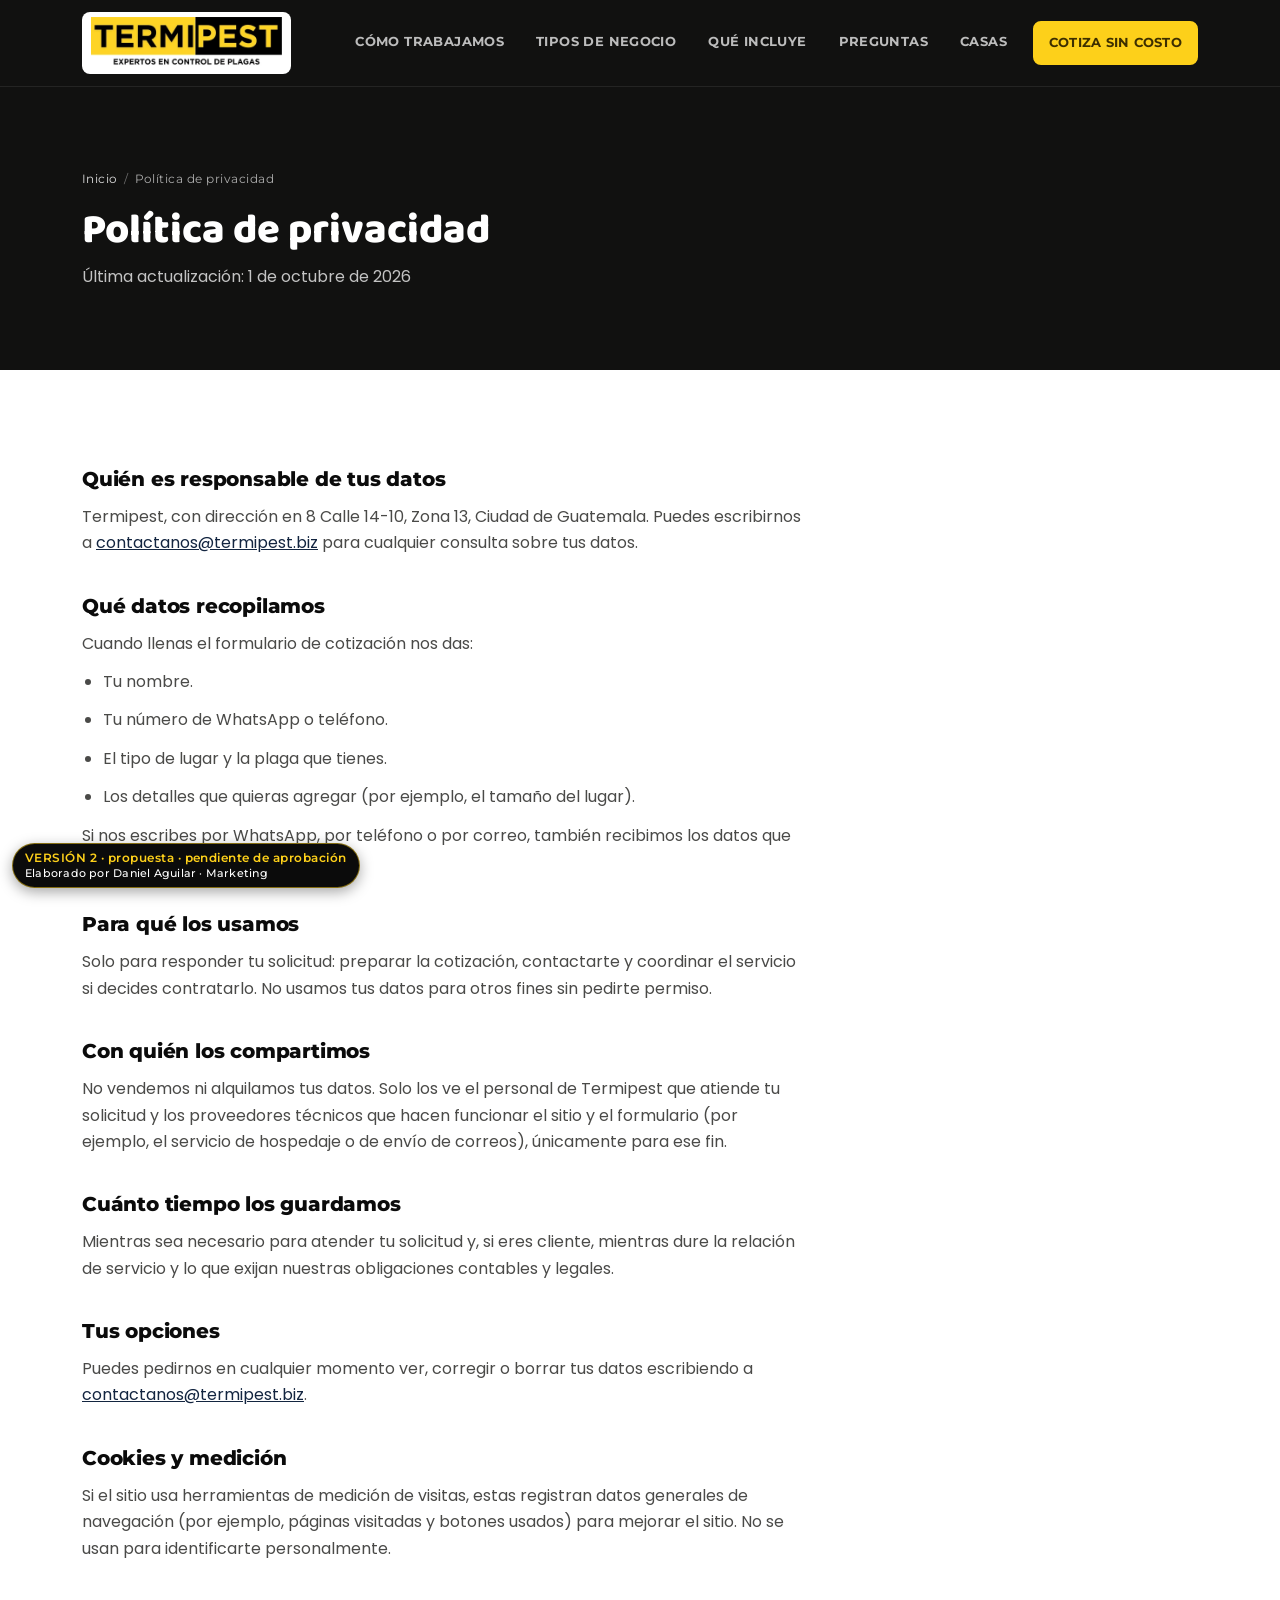
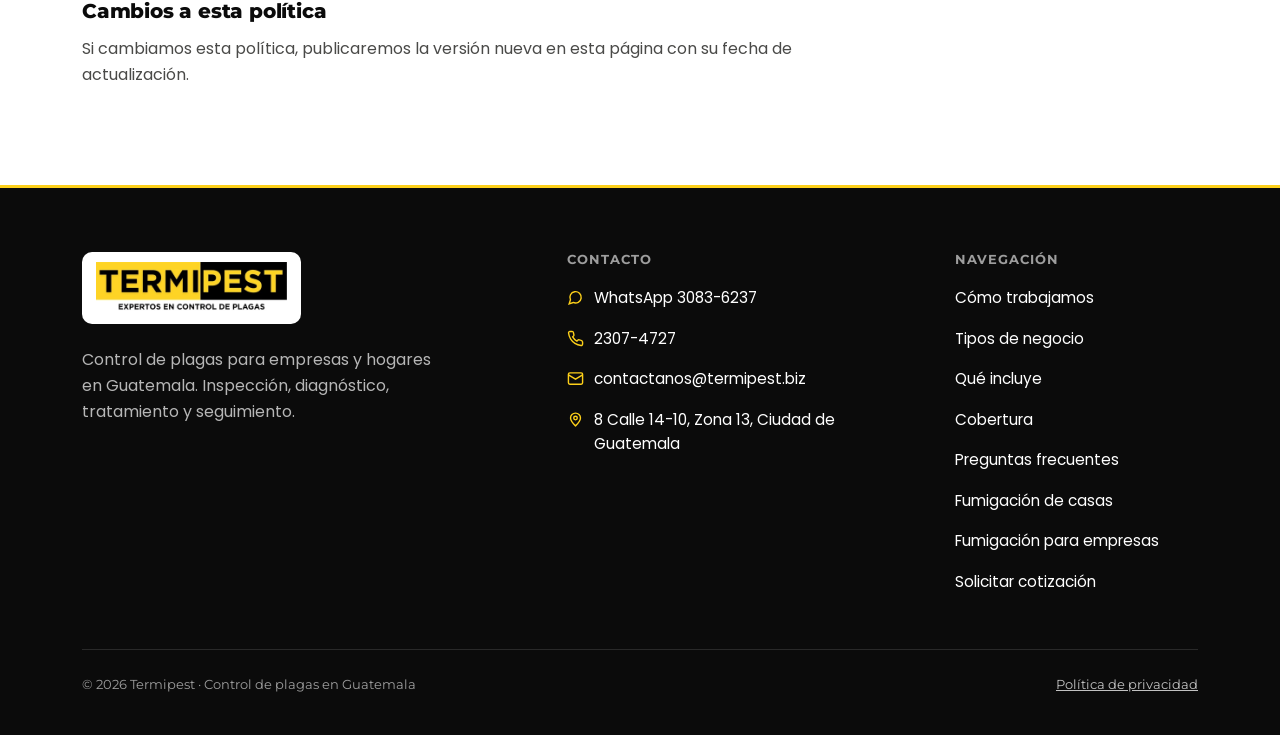
<file: v2/politica-de-privacidad/index.html>
<!doctype html>
<html lang="es">
<head>
  <meta charset="utf-8">
  <meta name="viewport" content="width=device-width, initial-scale=1">

  <title>Política de privacidad | Termipest</title>
  <meta name="description" content="Cómo usa Termipest los datos que nos compartes en el formulario de cotización, por WhatsApp o por teléfono.">
  <meta name="robots" content="noindex, nofollow">
  <link rel="canonical" href="https://www.termipestlatam.com/politica-de-privacidad/">
  <meta name="theme-color" content="#111110">

  <meta property="og:type" content="website">
  <meta property="og:locale" content="es_GT">
  <meta property="og:site_name" content="Termipest">
  <meta property="og:title" content="Política de privacidad | Termipest">
  <meta property="og:description" content="Cómo usa Termipest los datos que nos compartes en el formulario de cotización, por WhatsApp o por teléfono.">
  <meta property="og:url" content="https://www.termipestlatam.com/politica-de-privacidad/">
  <meta property="og:image" content="https://www.termipestlatam.com/assets/images/og-termipest.jpg">
  <meta property="og:image:width" content="1200">
  <meta property="og:image:height" content="630">
  <meta property="og:image:alt" content="Técnico de Termipest aplicando nebulización en un jardín">
  <meta name="twitter:card" content="summary_large_image">
  <meta name="twitter:title" content="Política de privacidad | Termipest">
  <meta name="twitter:description" content="Cómo usa Termipest los datos que nos compartes en el formulario de cotización, por WhatsApp o por teléfono.">
  <meta name="twitter:image" content="https://www.termipestlatam.com/assets/images/og-termipest.jpg">

  <link rel="icon" href="../assets/icons/favicon.svg" type="image/svg+xml">
  <link rel="icon" href="../assets/icons/favicon-32.png" sizes="32x32" type="image/png">
  <link rel="apple-touch-icon" href="../assets/icons/apple-touch-icon.png">

  <script>document.documentElement.classList.add('js');</script>

  <link rel="preconnect" href="https://fonts.googleapis.com">
  <link rel="preconnect" href="https://fonts.gstatic.com" crossorigin>
  <link rel="stylesheet" href="../assets/vendor/bootstrap-5.3.3/bootstrap.min.css">
  <link rel="stylesheet" href="https://fonts.googleapis.com/css2?family=Baloo+2:wght@800&family=Montserrat:wght@600;700;800&family=Poppins:wght@400;600&display=swap">
  <link rel="stylesheet" href="../assets/css/styles.css">

</head>
<body>

<!-- Íconos reutilizables (se usan con <svg><use href="#id"></use></svg>) -->
<svg xmlns="http://www.w3.org/2000/svg" class="d-none" aria-hidden="true">
  <symbol id="i-wa" viewBox="0 0 24 24"><path fill="currentColor" d="M12.04 2C6.58 2 2.13 6.45 2.13 11.91c0 1.85.5 3.58 1.4 5.1L2 22l5.13-1.5a9.9 9.9 0 0 0 4.9 1.3h.01c5.46 0 9.91-4.45 9.91-9.9C21.95 6.45 17.5 2 12.04 2Zm5.8 14.1c-.24.68-1.4 1.3-1.94 1.38-.5.08-1.12.11-1.8-.12-.42-.14-.95-.31-1.65-.6-2.9-1.25-4.8-4.17-4.94-4.36-.14-.2-1.18-1.57-1.18-3 0-1.42.75-2.12 1.02-2.41.27-.3.58-.37.78-.37h.55c.18 0 .42-.07.65.5.24.6.82 2.06.89 2.2.07.15.12.32.02.52-.1.2-.15.32-.3.5-.14.17-.3.38-.43.5-.14.14-.29.29-.13.57.17.28.75 1.24 1.61 2 1.11.99 2.04 1.3 2.32 1.44.28.14.44.12.6-.07.17-.2.72-.84.91-1.13.19-.28.38-.23.63-.14.26.1 1.64.77 1.92.91.28.14.47.21.54.33.07.12.07.68-.17 1.35Z"/></symbol>
  <symbol id="i-check" viewBox="0 0 24 24"><path fill="none" stroke="currentColor" stroke-width="2" d="M20 6 9 17l-5-5"/></symbol>
  <symbol id="i-shield" viewBox="0 0 24 24"><path fill="none" stroke="currentColor" stroke-width="2" d="M12 2 3 6v6c0 5 4 8.5 9 10 5-1.5 9-5 9-10V6l-9-4Z"/></symbol>
  <symbol id="i-steps" viewBox="0 0 24 24"><path fill="none" stroke="currentColor" stroke-width="2" d="M3 12h4l3 8 4-16 3 8h4"/></symbol>
  <symbol id="i-chat" viewBox="0 0 24 24"><path fill="none" stroke="currentColor" stroke-width="2" d="M3 21l1.9-5.7A8 8 0 1 1 8.7 19L3 21Z"/></symbol>
  <symbol id="i-clock" viewBox="0 0 24 24"><g fill="none" stroke="currentColor" stroke-width="2"><path d="M12 8v4l3 3"/><circle cx="12" cy="12" r="9"/></g></symbol>
  <symbol id="i-search" viewBox="0 0 24 24"><g fill="none" stroke="currentColor" stroke-width="2"><circle cx="11" cy="11" r="7"/><path d="m21 21-4.3-4.3"/></g></symbol>
  <symbol id="i-briefcase" viewBox="0 0 24 24"><g fill="none" stroke="currentColor" stroke-width="2"><rect x="3" y="7" width="18" height="13" rx="2"/><path d="M8 7V5a2 2 0 0 1 2-2h4a2 2 0 0 1 2 2v2"/></g></symbol>
  <symbol id="i-pin" viewBox="0 0 24 24"><g fill="none" stroke="currentColor" stroke-width="2"><path d="M12 21s-7-6.5-7-11a7 7 0 0 1 14 0c0 4.5-7 11-7 11Z"/><circle cx="12" cy="10" r="2.5"/></g></symbol>
  <symbol id="i-phone" viewBox="0 0 24 24"><path fill="none" stroke="currentColor" stroke-width="2" d="M22 16.9v3a2 2 0 0 1-2.2 2 19.8 19.8 0 0 1-8.6-3 19.5 19.5 0 0 1-6-6 19.8 19.8 0 0 1-3-8.7A2 2 0 0 1 4.1 2h3a2 2 0 0 1 2 1.7c.1.9.3 1.8.6 2.7a2 2 0 0 1-.5 2.1L8 9.7a16 16 0 0 0 6 6l1.2-1.2a2 2 0 0 1 2.1-.5c.9.3 1.8.5 2.7.6a2 2 0 0 1 1.7 2Z"/></symbol>
  <symbol id="i-mail" viewBox="0 0 24 24"><g fill="none" stroke="currentColor" stroke-width="2"><rect x="2" y="4" width="20" height="16" rx="2"/><path d="m2 7 10 6 10-6"/></g></symbol>
  <symbol id="i-arrow" viewBox="0 0 24 24"><path fill="none" stroke="currentColor" stroke-width="2.2" d="M5 12h14M13 6l6 6-6 6"/></symbol>
  <symbol id="i-chev-l" viewBox="0 0 24 24"><path fill="none" stroke="currentColor" stroke-width="2" d="m15 18-6-6 6-6"/></symbol>
  <symbol id="i-chev-r" viewBox="0 0 24 24"><path fill="none" stroke="currentColor" stroke-width="2" d="m9 18 6-6-6-6"/></symbol>
  <symbol id="i-pause" viewBox="0 0 24 24"><g fill="currentColor"><rect x="6" y="5" width="4" height="14" rx="1"/><rect x="14" y="5" width="4" height="14" rx="1"/></g></symbol>
  <symbol id="i-play" viewBox="0 0 24 24"><path fill="currentColor" d="M8 5.5v13a1 1 0 0 0 1.5.86l10.5-6.5a1 1 0 0 0 0-1.72L9.5 4.64A1 1 0 0 0 8 5.5Z"/></symbol>
  <symbol id="i-up" viewBox="0 0 24 24"><path fill="none" stroke="currentColor" stroke-width="2.4" stroke-linecap="round" stroke-linejoin="round" d="M12 19V5M5 12l7-7 7 7"/></symbol>
  <symbol id="i-menu" viewBox="0 0 24 24"><path fill="none" stroke="currentColor" stroke-width="2.2" stroke-linecap="round" d="M4 7h16M4 12h16M4 17h16"/></symbol>
</svg>

<a class="skip-link" href="#contenido">Saltar al contenido</a>

<!-- ============ HEADER ============ -->
<header class="site-header">
  <nav class="navbar navbar-expand-lg" aria-label="Navegación principal">
    <div class="container">
      <a class="navbar-brand" href="../">
        <picture>
          <source type="image/webp" srcset="../assets/images/logo-termipest-440.webp">
          <img src="../assets/images/logo-termipest-440.png" width="440" height="120" alt="Termipest — Expertos en control de plagas" class="brand-logo">
        </picture>
      </a>

      <button class="navbar-toggler menu-toggle" type="button" data-bs-toggle="offcanvas" data-bs-target="#menuPrincipal"
              aria-controls="menuPrincipal" aria-label="Abrir menú">
        <svg aria-hidden="true"><use href="#i-menu"></use></svg>
      </button>

      <div class="offcanvas offcanvas-end site-menu" tabindex="-1" id="menuPrincipal" aria-labelledby="menuPrincipalTitulo">
        <div class="offcanvas-header">
          <p class="offcanvas-title" id="menuPrincipalTitulo">Menú</p>
          <button type="button" class="btn-close" data-bs-dismiss="offcanvas" aria-label="Cerrar menú"></button>
        </div>
        <div class="offcanvas-body">
          <ul class="navbar-nav ms-lg-auto">
            <li class="nav-item"><a class="nav-link" href="../#proceso">Cómo trabajamos</a></li>
            <li class="nav-item"><a class="nav-link" href="../#servicios">Tipos de negocio</a></li>
            <li class="nav-item"><a class="nav-link" href="../#incluye">Qué incluye</a></li>
            <li class="nav-item"><a class="nav-link" href="../#preguntas">Preguntas</a></li>
            <li class="nav-item"><a class="nav-link" href="../fumigacion-de-casas/">Casas</a></li>
          </ul>
          <a class="btn btn-primary nav-cta" href="../#cotizacion" data-track="click_quote" data-track-location="header">Cotiza sin costo</a>
          <div class="menu-contact d-lg-none">
            <a href="tel:+50223074727" data-track="click_phone" data-track-location="menu">
              <svg aria-hidden="true"><use href="#i-phone"></use></svg>¿Prefieres llamar? 2307-4727
            </a>
          </div>
        </div>
      </div>
    </div>
  </nav>
</header>

<main id="contenido">

  <section class="legal-hero" id="inicio" aria-labelledby="hero-titulo">
    <div class="container">
      <nav aria-label="Ruta de navegación">
        <ol class="crumbs"><li><a href="../">Inicio</a></li><li><span aria-current="page">Política de privacidad</span></li></ol>
      </nav>
      <h1 id="hero-titulo">Política de privacidad</h1>
      <p>Última actualización: 1 de octubre de 2026</p>
    </div>
  </section>

  <section class="section legal">
    <div class="container">
      <div class="legal-body">
        <h2>Quién es responsable de tus datos</h2>
        <p>Termipest, con dirección en 8 Calle 14-10, Zona 13, Ciudad de Guatemala. Puedes escribirnos a <a href="mailto:contactanos@termipest.biz">contactanos@termipest.biz</a> para cualquier consulta sobre tus datos.</p>

        <h2>Qué datos recopilamos</h2>
        <p>Cuando llenas el formulario de cotización nos das:</p>
        <ul>
          <li>Tu nombre.</li>
          <li>Tu número de WhatsApp o teléfono.</li>
          <li>El tipo de lugar y la plaga que tienes.</li>
          <li>Los detalles que quieras agregar (por ejemplo, el tamaño del lugar).</li>
        </ul>
        <p>Si nos escribes por WhatsApp, por teléfono o por correo, también recibimos los datos que compartas por ese medio.</p>

        <h2>Para qué los usamos</h2>
        <p>Solo para responder tu solicitud: preparar la cotización, contactarte y coordinar el servicio si decides contratarlo. No usamos tus datos para otros fines sin pedirte permiso.</p>

        <h2>Con quién los compartimos</h2>
        <p>No vendemos ni alquilamos tus datos. Solo los ve el personal de Termipest que atiende tu solicitud y los proveedores técnicos que hacen funcionar el sitio y el formulario (por ejemplo, el servicio de hospedaje o de envío de correos), únicamente para ese fin.</p>

        <h2>Cuánto tiempo los guardamos</h2>
        <p>Mientras sea necesario para atender tu solicitud y, si eres cliente, mientras dure la relación de servicio y lo que exijan nuestras obligaciones contables y legales.</p>

        <h2>Tus opciones</h2>
        <p>Puedes pedirnos en cualquier momento ver, corregir o borrar tus datos escribiendo a <a href="mailto:contactanos@termipest.biz">contactanos@termipest.biz</a>.</p>

        <h2>Cookies y medición</h2>
        <p>Si el sitio usa herramientas de medición de visitas, estas registran datos generales de navegación (por ejemplo, páginas visitadas y botones usados) para mejorar el sitio. No se usan para identificarte personalmente.</p>

        <h2>Cambios a esta política</h2>
        <p>Si cambiamos esta política, publicaremos la versión nueva en esta página con su fecha de actualización.</p>
      </div>
    </div>
  </section>

</main>

<!-- ============ 11 · FOOTER ============ -->
<footer class="site-footer">
  <div class="container">
    <div class="row g-4 g-lg-5">
      <div class="col-lg-5">
        <a class="footer-logo" href="../">
          <picture>
            <source type="image/webp" srcset="../assets/images/logo-termipest-440.webp">
            <img src="../assets/images/logo-termipest-440.png" width="440" height="120" alt="Termipest" loading="lazy" decoding="async">
          </picture>
        </a>
        <p class="text-soft footer-desc">Control de plagas para empresas y hogares en Guatemala. Inspección, diagnóstico, tratamiento y seguimiento.</p>
      </div>
      <div class="col-sm-6 col-lg-4">
        <h2 class="foot-title">Contacto</h2>
        <ul class="foot-list">
          <li><a href="https://wa.me/50230836237?text=Hola%20Termipest%2C%20quisiera%20solicitar%20informaci%C3%B3n%20sobre%20control%20de%20plagas." target="_blank" rel="noopener noreferrer" data-track="click_whatsapp" data-track-location="footer"><svg aria-hidden="true"><use href="#i-chat"></use></svg>WhatsApp 3083-6237</a></li>
          <li><a href="tel:+50223074727" data-track="click_phone" data-track-location="footer"><svg aria-hidden="true"><use href="#i-phone"></use></svg>2307-4727</a></li>
          <li><a href="mailto:contactanos@termipest.biz" data-track="click_email" data-track-location="footer"><svg aria-hidden="true"><use href="#i-mail"></use></svg>contactanos@termipest.biz</a></li>
          <!-- TODO: si existe el enlace real del perfil de Google Maps / Business Profile, convertir esta dirección en enlace. -->
          <li><address class="foot-address"><svg aria-hidden="true"><use href="#i-pin"></use></svg>8 Calle 14-10, Zona 13, Ciudad de Guatemala</address></li>
        </ul>
      </div>
      <div class="col-sm-6 col-lg-3">
        <h2 class="foot-title">Navegación</h2>
        <ul class="foot-list">
          <li><a href="../#proceso">Cómo trabajamos</a></li>
          <li><a href="../#servicios">Tipos de negocio</a></li>
          <li><a href="../#incluye">Qué incluye</a></li>
          <li><a href="../#cobertura">Cobertura</a></li>
          <li><a href="../#preguntas">Preguntas frecuentes</a></li>
          <li><a href="../fumigacion-de-casas/">Fumigación de casas</a></li>
          <li><a href="../fumigacion-industrial/">Fumigación para empresas</a></li>
          <li><a href="../#cotizacion">Solicitar cotización</a></li>
        </ul>
      </div>
    </div>
    <div class="foot-bottom">
      <span>© 2026 Termipest · Control de plagas en Guatemala</span>
      <a href="../politica-de-privacidad/" aria-current="page">Política de privacidad</a>
    </div>
  </div>
</footer>

<a class="to-top" href="#inicio" aria-label="Volver al inicio"><svg aria-hidden="true"><use href="#i-up"></use></svg></a>
<!-- Botón flotante de WhatsApp quitado en la versión 2: una sola acción (el formulario). -->

<script src="../assets/vendor/bootstrap-5.3.3/bootstrap.bundle.min.js" defer></script>
<script src="../assets/js/main.js" defer></script>
<div style="position:fixed;left:12px;bottom:12px;z-index:90;padding:7px 12px;border-radius:999px;background:#0b0b0b;color:#fdd01a;font:600 12px/1.2 Montserrat,system-ui,sans-serif;letter-spacing:.04em;box-shadow:0 4px 14px rgba(0,0,0,.35);border:1px solid rgba(253,208,26,.5);pointer-events:none;max-width:calc(100vw - 24px)">VERSIÓN 2 · propuesta · pendiente de aprobación<br><span style="color:#fff;font-weight:500;font-size:11px;letter-spacing:.02em">Elaborado por Daniel Aguilar · Marketing</span></div>
</body>
</html>
</file>
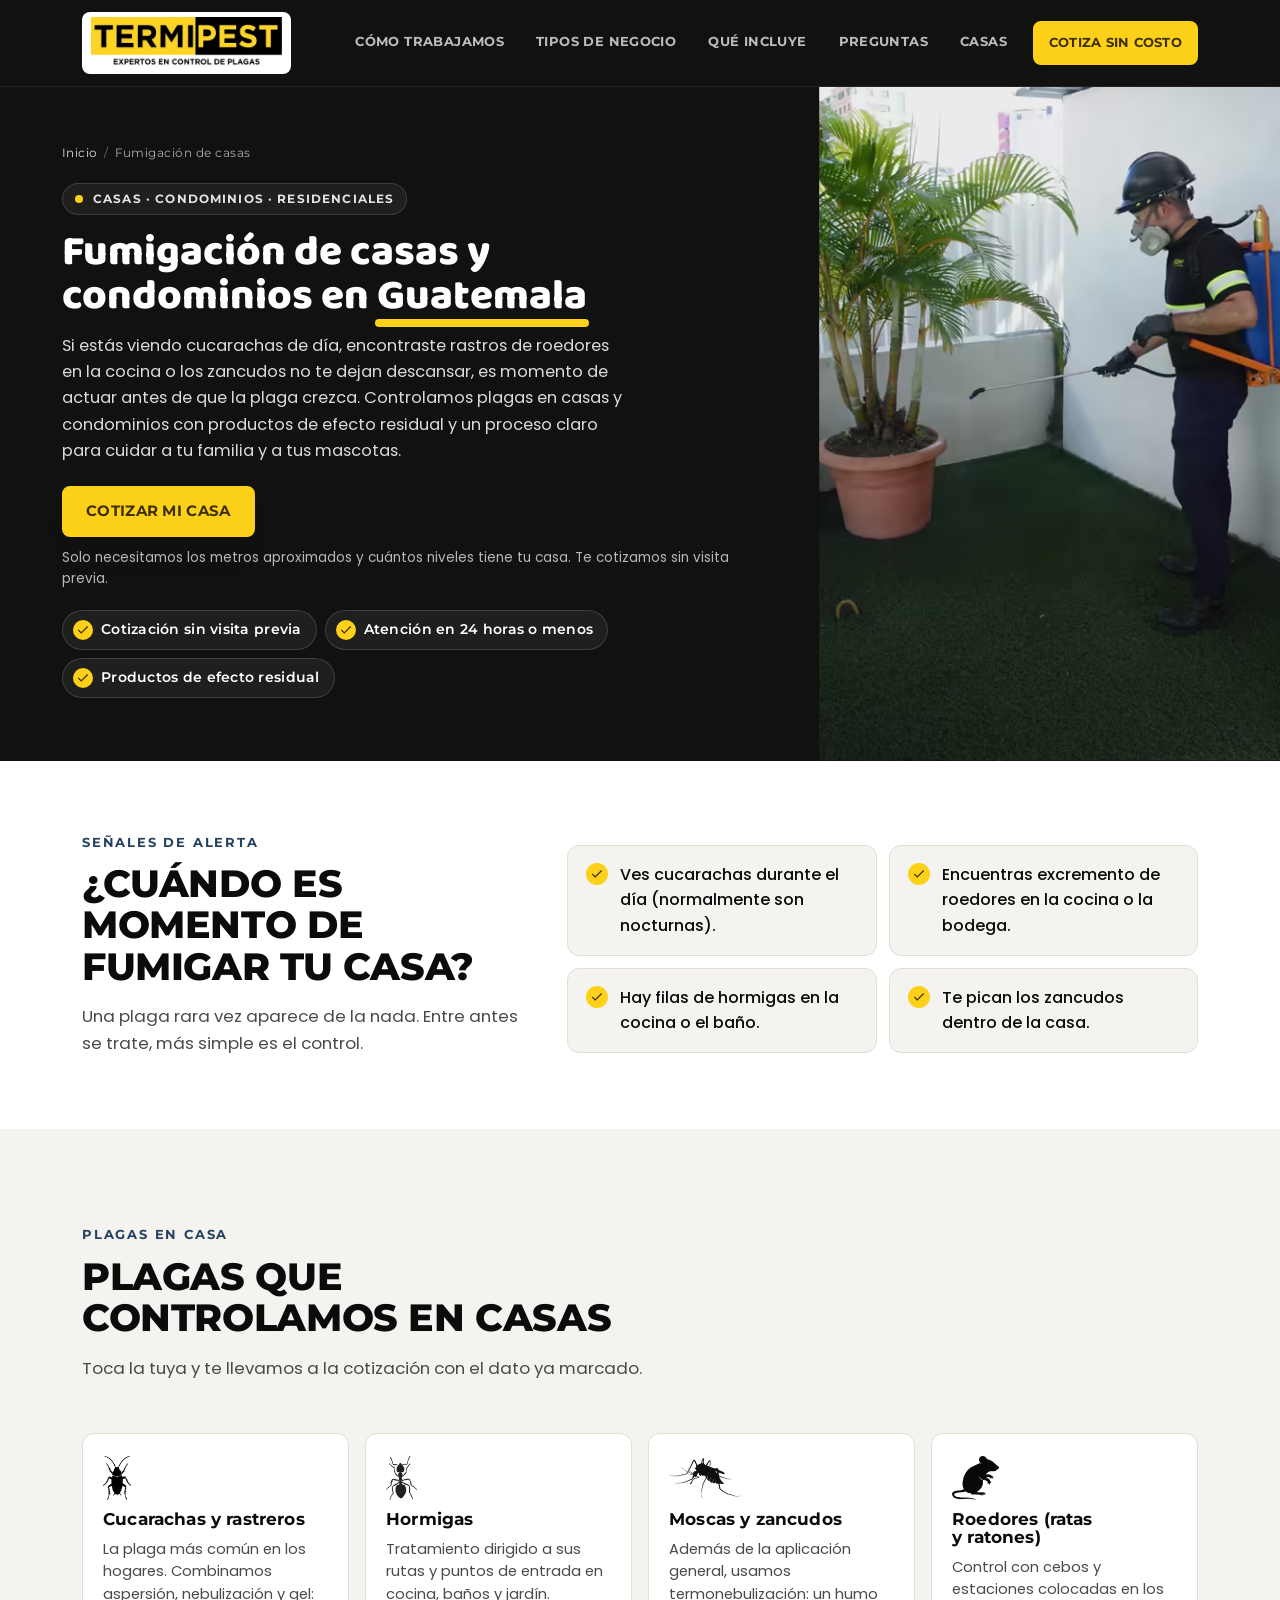
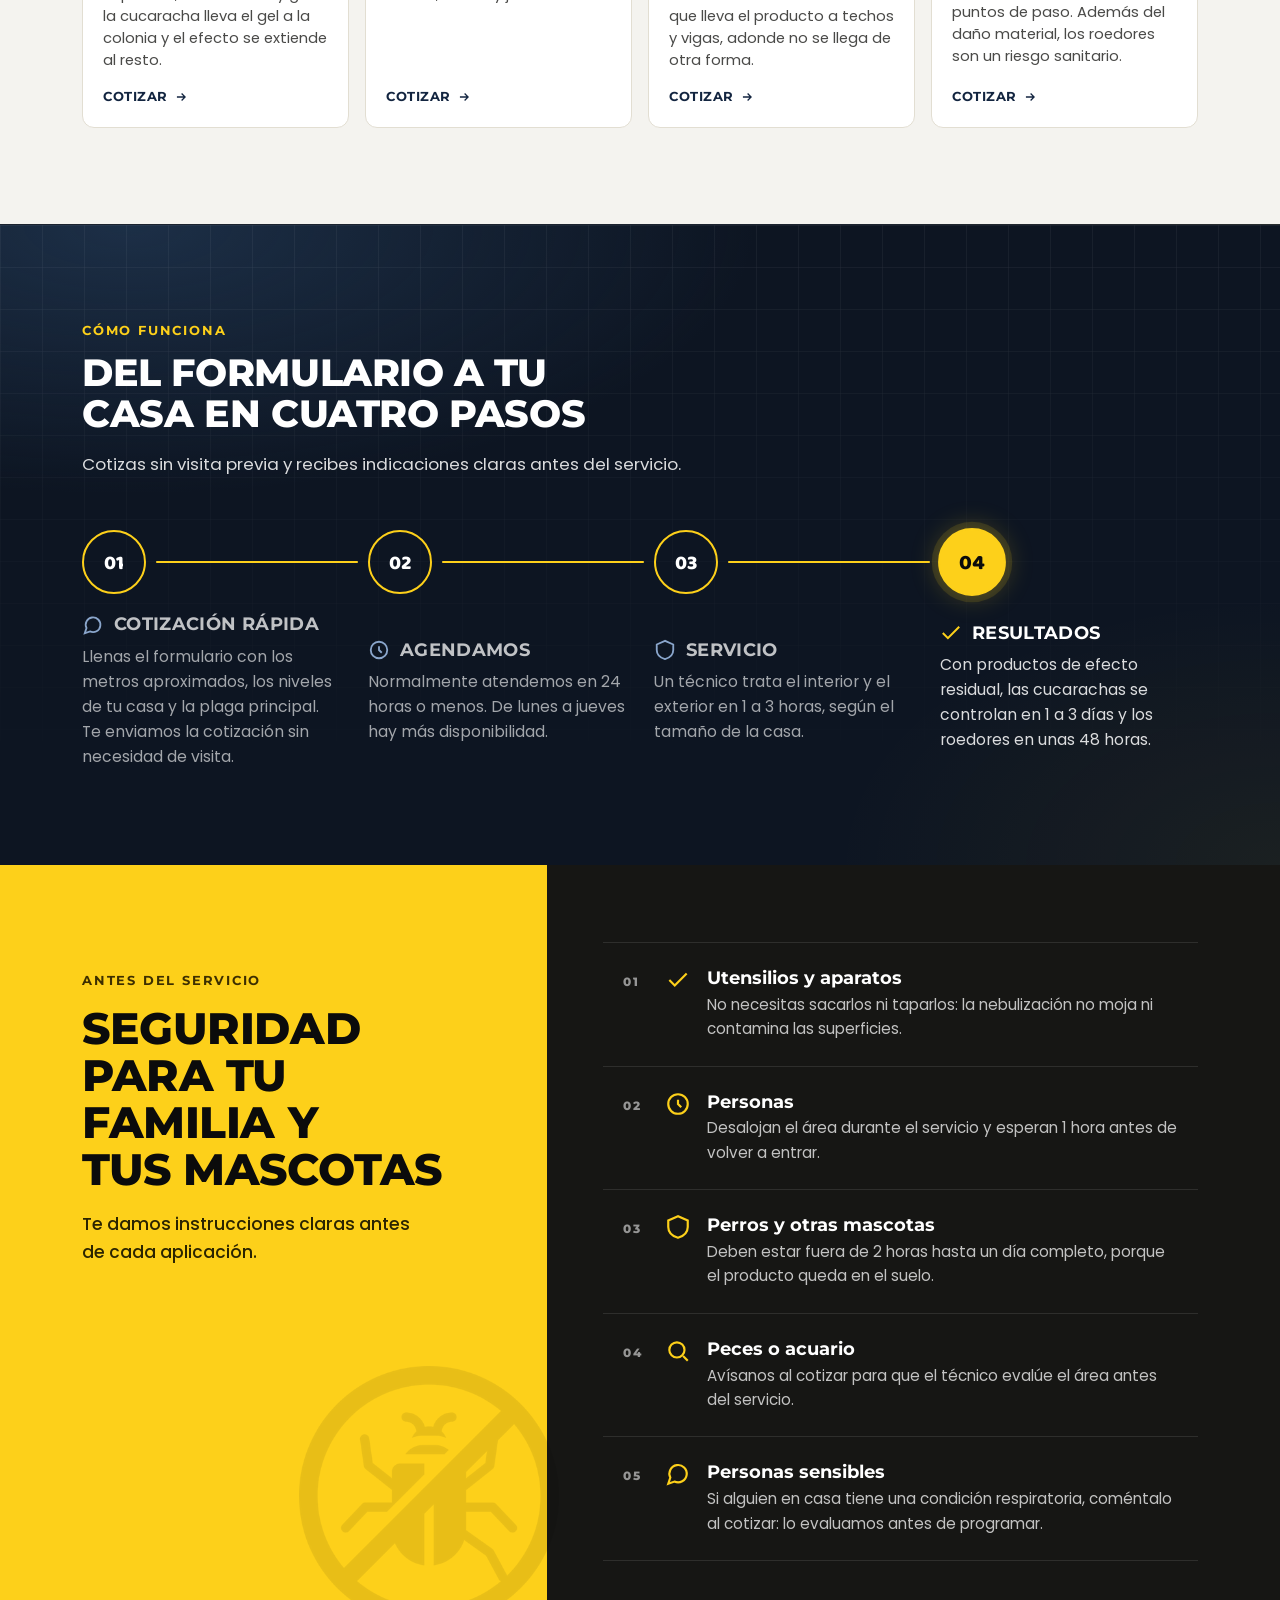
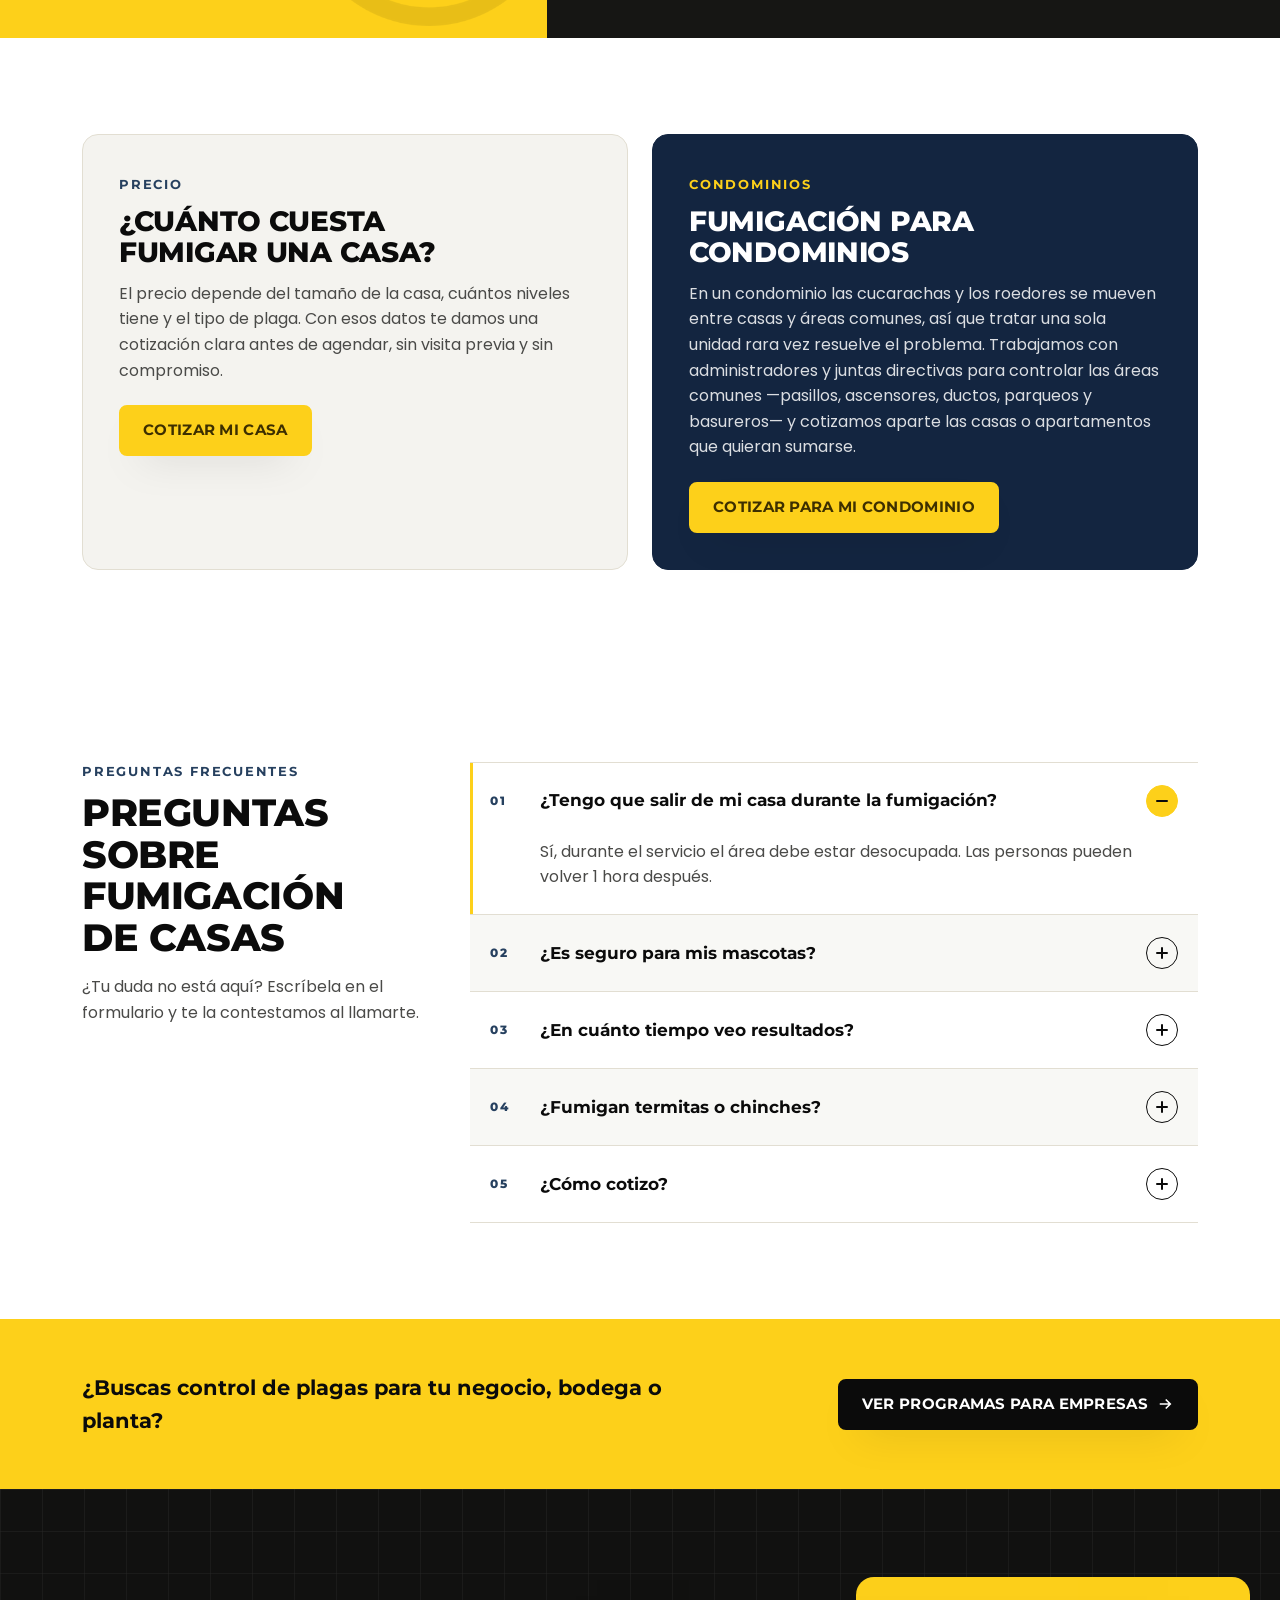
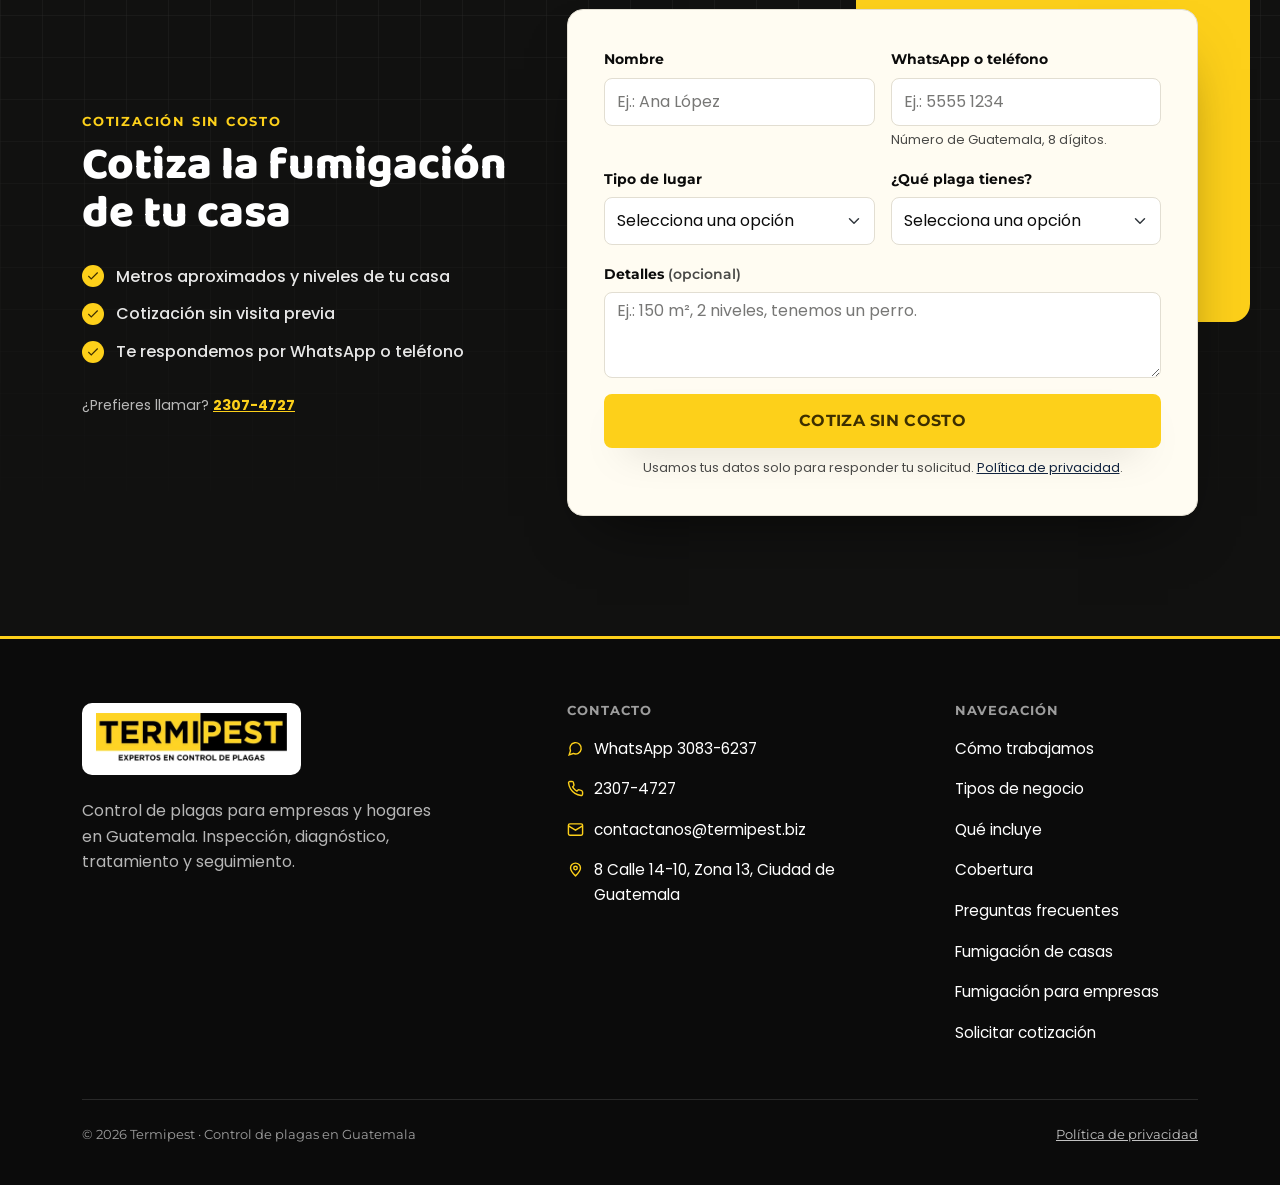
<file: v4/fumigacion-de-casas/index.html>
<!doctype html>
<html lang="es">
<head>
  <meta charset="utf-8">
  <meta name="viewport" content="width=device-width, initial-scale=1">

  <title>Fumigación de casas y condominios en Guatemala | Termipest</title>
  <meta name="description" content="Control de cucarachas, hormigas, zancudos y roedores en casas y condominios de Guatemala. Cotiza con los metros y niveles de tu casa, sin visita previa.">
  <meta name="robots" content="noindex, nofollow">
  <link rel="canonical" href="https://www.termipestlatam.com/fumigacion-de-casas/">
  <meta name="theme-color" content="#111110">

  <meta property="og:type" content="website">
  <meta property="og:locale" content="es_GT">
  <meta property="og:site_name" content="Termipest">
  <meta property="og:title" content="Fumigación de casas y condominios en Guatemala | Termipest">
  <meta property="og:description" content="Control de cucarachas, hormigas, zancudos y roedores en casas y condominios de Guatemala. Cotiza con los metros y niveles de tu casa, sin visita previa.">
  <meta property="og:url" content="https://www.termipestlatam.com/fumigacion-de-casas/">
  <meta property="og:image" content="https://www.termipestlatam.com/assets/images/og-termipest.jpg">
  <meta property="og:image:width" content="1200">
  <meta property="og:image:height" content="630">
  <meta property="og:image:alt" content="Técnico de Termipest aplicando nebulización en un jardín">
  <meta name="twitter:card" content="summary_large_image">
  <meta name="twitter:title" content="Fumigación de casas y condominios en Guatemala | Termipest">
  <meta name="twitter:description" content="Control de cucarachas, hormigas, zancudos y roedores en casas y condominios de Guatemala. Cotiza con los metros y niveles de tu casa, sin visita previa.">
  <meta name="twitter:image" content="https://www.termipestlatam.com/assets/images/og-termipest.jpg">

  <link rel="icon" href="../assets/icons/favicon.svg" type="image/svg+xml">
  <link rel="icon" href="../assets/icons/favicon-32.png" sizes="32x32" type="image/png">
  <link rel="apple-touch-icon" href="../assets/icons/apple-touch-icon.png">

  <script>document.documentElement.classList.add('js');</script>

  <link rel="preconnect" href="https://fonts.googleapis.com">
  <link rel="preconnect" href="https://fonts.gstatic.com" crossorigin>
  <link rel="stylesheet" href="../assets/vendor/bootstrap-5.3.3/bootstrap.min.css">
  <link rel="stylesheet" href="https://fonts.googleapis.com/css2?family=Baloo+2:wght@800&family=Montserrat:wght@600;700;800&family=Poppins:wght@400;600&display=swap">
  <link rel="stylesheet" href="../assets/css/styles.css?v=202611171706">

  <script type="application/ld+json">
  {
    "@context": "https://schema.org",
    "@graph": [
      {
        "@type": "Service",
        "@id": "https://www.termipestlatam.com/fumigacion-de-casas/#servicio",
        "name": "Fumigación de casas y condominios",
        "serviceType": "Control de plagas residencial",
        "description": "Control de cucarachas, hormigas, moscas, zancudos y roedores en casas y condominios de Guatemala, con productos de efecto residual.",
        "url": "https://www.termipestlatam.com/fumigacion-de-casas/",
        "provider": {
          "@type": "LocalBusiness",
          "@id": "https://www.termipestlatam.com/#negocio",
          "name": "Termipest",
          "url": "https://www.termipestlatam.com/",
          "telephone": "+502 3083-6237",
          "address": {
            "@type": "PostalAddress",
            "streetAddress": "8 Calle 14-10, Zona 13",
            "addressLocality": "Ciudad de Guatemala",
            "addressCountry": "GT"
          }
        },
        "areaServed": [
          {
            "@type": "City",
            "name": "Ciudad de Guatemala"
          },
          {
            "@type": "City",
            "name": "Quetzaltenango"
          },
          {
            "@type": "City",
            "name": "Antigua Guatemala"
          }
        ],
        "audience": {
          "@type": "Audience",
          "audienceType": "Hogares y condominios"
        }
      },
      {
        "@type": "BreadcrumbList",
        "itemListElement": [
          {
            "@type": "ListItem",
            "position": 1,
            "name": "Inicio",
            "item": "https://www.termipestlatam.com/"
          },
          {
            "@type": "ListItem",
            "position": 2,
            "name": "Fumigación de casas",
            "item": "https://www.termipestlatam.com/fumigacion-de-casas/"
          }
        ]
      },
      {
        "@type": "FAQPage",
        "mainEntity": [
          {
            "@type": "Question",
            "name": "¿Tengo que salir de mi casa durante la fumigación?",
            "acceptedAnswer": {
              "@type": "Answer",
              "text": "Sí, durante el servicio el área debe estar desocupada. Las personas pueden volver 1 hora después."
            }
          },
          {
            "@type": "Question",
            "name": "¿Es seguro para mis mascotas?",
            "acceptedAnswer": {
              "@type": "Answer",
              "text": "Los perros y otras mascotas deben estar fuera de 2 horas hasta un día completo, porque el producto queda en el suelo. Te damos las indicaciones exactas antes del servicio."
            }
          },
          {
            "@type": "Question",
            "name": "¿En cuánto tiempo veo resultados?",
            "acceptedAnswer": {
              "@type": "Answer",
              "text": "Las cucarachas se controlan en 1 a 3 días y los roedores en unas 48 horas, porque usamos productos de efecto residual. Es normal ver algunas muertas en ese tiempo: significa que el producto está funcionando."
            }
          },
          {
            "@type": "Question",
            "name": "¿Fumigan termitas o chinches?",
            "acceptedAnswer": {
              "@type": "Answer",
              "text": "No son parte de nuestra especialidad. En casas nos enfocamos en cucarachas, hormigas, moscas, zancudos y roedores."
            }
          },
          {
            "@type": "Question",
            "name": "¿Cómo cotizo?",
            "acceptedAnswer": {
              "@type": "Answer",
              "text": "Completa el formulario con los metros aproximados y los niveles de tu casa. También puedes escribirnos por WhatsApp al 3083-6237 o llamar al 2307-4727."
            }
          }
        ]
      }
    ]
  }
  </script>
</head>
<body>

<!-- Íconos reutilizables (se usan con <svg><use href="#id"></use></svg>) -->
<svg xmlns="http://www.w3.org/2000/svg" class="d-none" aria-hidden="true">
  <symbol id="i-wa" viewBox="0 0 24 24"><path fill="currentColor" d="M12.04 2C6.58 2 2.13 6.45 2.13 11.91c0 1.85.5 3.58 1.4 5.1L2 22l5.13-1.5a9.9 9.9 0 0 0 4.9 1.3h.01c5.46 0 9.91-4.45 9.91-9.9C21.95 6.45 17.5 2 12.04 2Zm5.8 14.1c-.24.68-1.4 1.3-1.94 1.38-.5.08-1.12.11-1.8-.12-.42-.14-.95-.31-1.65-.6-2.9-1.25-4.8-4.17-4.94-4.36-.14-.2-1.18-1.57-1.18-3 0-1.42.75-2.12 1.02-2.41.27-.3.58-.37.78-.37h.55c.18 0 .42-.07.65.5.24.6.82 2.06.89 2.2.07.15.12.32.02.52-.1.2-.15.32-.3.5-.14.17-.3.38-.43.5-.14.14-.29.29-.13.57.17.28.75 1.24 1.61 2 1.11.99 2.04 1.3 2.32 1.44.28.14.44.12.6-.07.17-.2.72-.84.91-1.13.19-.28.38-.23.63-.14.26.1 1.64.77 1.92.91.28.14.47.21.54.33.07.12.07.68-.17 1.35Z"/></symbol>
  <symbol id="i-check" viewBox="0 0 24 24"><path fill="none" stroke="currentColor" stroke-width="2" d="M20 6 9 17l-5-5"/></symbol>
  <symbol id="i-shield" viewBox="0 0 24 24"><path fill="none" stroke="currentColor" stroke-width="2" d="M12 2 3 6v6c0 5 4 8.5 9 10 5-1.5 9-5 9-10V6l-9-4Z"/></symbol>
  <symbol id="i-steps" viewBox="0 0 24 24"><path fill="none" stroke="currentColor" stroke-width="2" d="M3 12h4l3 8 4-16 3 8h4"/></symbol>
  <symbol id="i-chat" viewBox="0 0 24 24"><path fill="none" stroke="currentColor" stroke-width="2" d="M3 21l1.9-5.7A8 8 0 1 1 8.7 19L3 21Z"/></symbol>
  <symbol id="i-clock" viewBox="0 0 24 24"><g fill="none" stroke="currentColor" stroke-width="2"><path d="M12 8v4l3 3"/><circle cx="12" cy="12" r="9"/></g></symbol>
  <symbol id="i-search" viewBox="0 0 24 24"><g fill="none" stroke="currentColor" stroke-width="2"><circle cx="11" cy="11" r="7"/><path d="m21 21-4.3-4.3"/></g></symbol>
  <symbol id="i-briefcase" viewBox="0 0 24 24"><g fill="none" stroke="currentColor" stroke-width="2"><rect x="3" y="7" width="18" height="13" rx="2"/><path d="M8 7V5a2 2 0 0 1 2-2h4a2 2 0 0 1 2 2v2"/></g></symbol>
  <symbol id="i-pin" viewBox="0 0 24 24"><g fill="none" stroke="currentColor" stroke-width="2"><path d="M12 21s-7-6.5-7-11a7 7 0 0 1 14 0c0 4.5-7 11-7 11Z"/><circle cx="12" cy="10" r="2.5"/></g></symbol>
  <symbol id="i-phone" viewBox="0 0 24 24"><path fill="none" stroke="currentColor" stroke-width="2" d="M22 16.9v3a2 2 0 0 1-2.2 2 19.8 19.8 0 0 1-8.6-3 19.5 19.5 0 0 1-6-6 19.8 19.8 0 0 1-3-8.7A2 2 0 0 1 4.1 2h3a2 2 0 0 1 2 1.7c.1.9.3 1.8.6 2.7a2 2 0 0 1-.5 2.1L8 9.7a16 16 0 0 0 6 6l1.2-1.2a2 2 0 0 1 2.1-.5c.9.3 1.8.5 2.7.6a2 2 0 0 1 1.7 2Z"/></symbol>
  <symbol id="i-mail" viewBox="0 0 24 24"><g fill="none" stroke="currentColor" stroke-width="2"><rect x="2" y="4" width="20" height="16" rx="2"/><path d="m2 7 10 6 10-6"/></g></symbol>
  <symbol id="i-arrow" viewBox="0 0 24 24"><path fill="none" stroke="currentColor" stroke-width="2.2" d="M5 12h14M13 6l6 6-6 6"/></symbol>
  <symbol id="i-chev-l" viewBox="0 0 24 24"><path fill="none" stroke="currentColor" stroke-width="2" d="m15 18-6-6 6-6"/></symbol>
  <symbol id="i-chev-r" viewBox="0 0 24 24"><path fill="none" stroke="currentColor" stroke-width="2" d="m9 18 6-6-6-6"/></symbol>
  <symbol id="i-pause" viewBox="0 0 24 24"><g fill="currentColor"><rect x="6" y="5" width="4" height="14" rx="1"/><rect x="14" y="5" width="4" height="14" rx="1"/></g></symbol>
  <symbol id="i-play" viewBox="0 0 24 24"><path fill="currentColor" d="M8 5.5v13a1 1 0 0 0 1.5.86l10.5-6.5a1 1 0 0 0 0-1.72L9.5 4.64A1 1 0 0 0 8 5.5Z"/></symbol>
  <symbol id="i-up" viewBox="0 0 24 24"><path fill="none" stroke="currentColor" stroke-width="2.4" stroke-linecap="round" stroke-linejoin="round" d="M12 19V5M5 12l7-7 7 7"/></symbol>
  <symbol id="i-menu" viewBox="0 0 24 24"><path fill="none" stroke="currentColor" stroke-width="2.2" stroke-linecap="round" d="M4 7h16M4 12h16M4 17h16"/></symbol>
</svg>

<a class="skip-link" href="#contenido">Saltar al contenido</a>

<!-- ============ HEADER ============ -->
<header class="site-header">
  <nav class="navbar navbar-expand-lg" aria-label="Navegación principal">
    <div class="container">
      <a class="navbar-brand" href="../">
        <picture>
          <source type="image/webp" srcset="../assets/images/logo-termipest-440.webp">
          <img src="../assets/images/logo-termipest-440.png" width="440" height="120" alt="Termipest — Expertos en control de plagas" class="brand-logo">
        </picture>
      </a>

      <button class="navbar-toggler menu-toggle" type="button" data-bs-toggle="offcanvas" data-bs-target="#menuPrincipal"
              aria-controls="menuPrincipal" aria-label="Abrir menú">
        <svg aria-hidden="true"><use href="#i-menu"></use></svg>
      </button>

      <div class="offcanvas offcanvas-end site-menu" tabindex="-1" id="menuPrincipal" aria-labelledby="menuPrincipalTitulo">
        <div class="offcanvas-header">
          <p class="offcanvas-title" id="menuPrincipalTitulo">Menú</p>
          <button type="button" class="btn-close" data-bs-dismiss="offcanvas" aria-label="Cerrar menú"></button>
        </div>
        <div class="offcanvas-body">
          <ul class="navbar-nav ms-lg-auto">
            <li class="nav-item"><a class="nav-link" href="../#proceso">Cómo trabajamos</a></li>
            <li class="nav-item"><a class="nav-link" href="../#servicios">Tipos de negocio</a></li>
            <li class="nav-item"><a class="nav-link" href="../#incluye">Qué incluye</a></li>
            <li class="nav-item"><a class="nav-link" href="../#preguntas">Preguntas</a></li>
            <li class="nav-item"><a class="nav-link" href="../fumigacion-de-casas/" aria-current="page">Casas</a></li>
          </ul>
          <a class="btn btn-primary nav-cta" href="#cotizacion" data-track="click_quote" data-track-location="header">Cotiza sin costo</a>
          <div class="menu-contact d-lg-none">
            <a href="tel:+50223074727" data-track="click_phone" data-track-location="menu">
              <svg aria-hidden="true"><use href="#i-phone"></use></svg>¿Prefieres llamar? 2307-4727
            </a>
          </div>
        </div>
      </div>
    </div>
  </nav>
</header>

<main id="contenido">

  <!-- ============ HERO DE PÁGINA ============ -->
  <section class="hero hero-page" id="inicio" aria-labelledby="hero-titulo">
    <div class="hero-text-col">
      <nav aria-label="Ruta de navegación">
        <ol class="crumbs"><li><a href="../">Inicio</a></li><li><span aria-current="page">Fumigación de casas</span></li></ol>
      </nav>
      <p class="eyebrow hero-kicker h-anim"><span class="hero-kicker-dot" aria-hidden="true"></span>Casas · condominios · residenciales</p>
      <h1 id="hero-titulo" class="h-anim h-anim-1">Fumigación de casas y condominios en <span class="hero-mark">Guatemala</span></h1>
      <p class="lede h-anim h-anim-2">Si estás viendo cucarachas de día, encontraste rastros de roedores en la cocina o los zancudos no te dejan descansar, es momento de actuar antes de que la plaga crezca. Controlamos plagas en casas y condominios con productos de efecto residual y un proceso claro para cuidar a tu familia y a tus mascotas.</p>

      <div class="hero-cta h-anim h-anim-3">
        <a class="btn btn-primary btn-lg-cta" href="#cotizacion" data-prefill-property="Casa" data-track="click_quote" data-track-location="hero-casas">Cotizar mi casa</a>
      </div>
      <p class="hero-note h-anim h-anim-3">Solo necesitamos los metros aproximados y cuántos niveles tiene tu casa. Te cotizamos sin visita previa.</p>

      <ul class="hero-badges h-anim h-anim-4">
        <li class="hero-badge"><svg aria-hidden="true"><use href="#i-check"></use></svg>Cotización sin visita previa</li>
        <li class="hero-badge"><svg aria-hidden="true"><use href="#i-check"></use></svg>Atención en 24 horas o menos</li>
        <li class="hero-badge"><svg aria-hidden="true"><use href="#i-check"></use></svg>Productos de efecto residual</li>
      </ul>
    </div>

    <div class="hero-media page-photo">
      <picture>
        <source type="image/avif" sizes="(min-width: 992px) 36vw, 100vw" srcset="../assets/images/hero-exteriores-480.avif 480w, ../assets/images/hero-exteriores-800.avif 800w">
        <source type="image/webp" sizes="(min-width: 992px) 36vw, 100vw" srcset="../assets/images/hero-exteriores-480.webp 480w, ../assets/images/hero-exteriores-800.webp 800w">
        <img src="../assets/images/hero-exteriores-800.jpg" sizes="(min-width: 992px) 36vw, 100vw" srcset="../assets/images/hero-exteriores-480.jpg 480w, ../assets/images/hero-exteriores-800.jpg 800w"
             width="800" height="1197" fetchpriority="high" alt="Técnico de Termipest aplicando control con bomba de espalda en una terraza">
      </picture>
    </div>
  </section>

  <!-- ============ SEÑALES ============ -->
  <section class="section section-tight signs-sec" aria-labelledby="senales-titulo">
    <div class="container">
      <div class="row g-4 g-lg-5 align-items-center">
        <div class="col-lg-5">
          <div class="sec-head reveal mb-0">
            <span class="eyebrow">Señales de alerta</span>
            <h2 id="senales-titulo">¿Cuándo es momento de fumigar tu casa?</h2>
            <p>Una plaga rara vez aparece de la nada. Entre antes se trate, más simple es el control.</p>
          </div>
        </div>
        <div class="col-lg-7">
          <ul class="signs stagger">
            <li class="sign reveal"><svg aria-hidden="true"><use href="#i-check"></use></svg>Ves cucarachas durante el día (normalmente son nocturnas).</li>
            <li class="sign reveal"><svg aria-hidden="true"><use href="#i-check"></use></svg>Encuentras excremento de roedores en la cocina o la bodega.</li>
            <li class="sign reveal"><svg aria-hidden="true"><use href="#i-check"></use></svg>Hay filas de hormigas en la cocina o el baño.</li>
            <li class="sign reveal"><svg aria-hidden="true"><use href="#i-check"></use></svg>Te pican los zancudos dentro de la casa.</li>
          </ul>
        </div>
      </div>
    </div>
  </section>

  <!-- ============ PLAGAS EN CASAS ============ -->
  <!-- Nota: Termipest NO ofrece control de termitas ni chinches (Operaciones, 22-sep-2026). -->
  <section id="plagas" class="section page-cards-sec" aria-labelledby="plagas-titulo">
    <div class="container">
      <div class="sec-head reveal">
        <span class="eyebrow">Plagas en casa</span>
        <h2 id="plagas-titulo">Plagas que controlamos en casas</h2>
        <p>Toca la tuya y te llevamos a la cotización con el dato ya marcado.</p>
      </div>
      <ul class="row row-cols-1 row-cols-sm-2 row-cols-lg-4 g-3 page-cards stagger">
        <li class="col reveal-scale">
          <a class="pest-card" href="#cotizacion" data-prefill-pest="Cucarachas" data-prefill-property="Casa" data-track="click_pest" data-track-location="casas-Cucarachas">
            <img class="icon-mono" src="../assets/icons/cucaracha.png" width="50" height="80" alt="" loading="lazy">
            <h3>Cucarachas y rastreros</h3>
            <p>La plaga más común en los hogares. Combinamos aspersión, nebulización y gel: la cucaracha lleva el gel a la colonia y el efecto se extiende al resto.</p>
            <span class="card-cta">Cotizar<svg aria-hidden="true"><use href="#i-arrow"></use></svg></span>
          </a>
        </li>
        <li class="col reveal-scale">
          <a class="pest-card" href="#cotizacion" data-prefill-pest="Hormigas" data-prefill-property="Casa" data-track="click_pest" data-track-location="casas-Hormigas">
            <img class="icon-mono" src="../assets/icons/hormiga.png" width="56" height="80" alt="" loading="lazy">
            <h3>Hormigas</h3>
            <p>Tratamiento dirigido a sus rutas y puntos de entrada en cocina, baños y jardín.</p>
            <span class="card-cta">Cotizar<svg aria-hidden="true"><use href="#i-arrow"></use></svg></span>
          </a>
        </li>
        <li class="col reveal-scale">
          <a class="pest-card" href="#cotizacion" data-prefill-pest="Mosquitos" data-prefill-property="Casa" data-track="click_pest" data-track-location="casas-Mosquitos">
            <img class="icon-mono" src="../assets/icons/mosquito.png" width="140" height="80" alt="" loading="lazy">
            <h3>Moscas y zancudos</h3>
            <p>Además de la aplicación general, usamos termonebulización: un humo que lleva el producto a techos y vigas, adonde no se llega de otra forma.</p>
            <span class="card-cta">Cotizar<svg aria-hidden="true"><use href="#i-arrow"></use></svg></span>
          </a>
        </li>
        <li class="col reveal-scale">
          <a class="pest-card" href="#cotizacion" data-prefill-pest="Roedores" data-prefill-property="Casa" data-track="click_pest" data-track-location="casas-Roedores">
            <img class="icon-mono" src="../assets/icons/roedor.png" width="86" height="80" alt="" loading="lazy">
            <h3>Roedores (ratas y ratones)</h3>
            <p>Control con cebos y estaciones colocadas en los puntos de paso. Además del daño material, los roedores son un riesgo sanitario.</p>
            <span class="card-cta">Cotizar<svg aria-hidden="true"><use href="#i-arrow"></use></svg></span>
          </a>
        </li>
      </ul>
    </div>
  </section>

  <!-- ============ PROCESO ============ -->
  <section id="proceso" class="section proceso-sec" aria-labelledby="proceso-titulo">
    <div class="grid-tex" aria-hidden="true"></div>
    <div class="container">
      <div class="sec-head sec-head-inverse reveal">
        <span class="eyebrow">Cómo funciona</span>
        <h2 id="proceso-titulo">Del formulario a tu casa en cuatro pasos</h2>
        <p>Cotizas sin visita previa y recibes indicaciones claras antes del servicio.</p>
      </div>
      <div class="proc" data-proc>
        <ol class="proc-steps stagger">
          <li class="proc-step reveal">
            <button class="proc-node" type="button" aria-label="Paso 1 de 4: Cotización rápida"><span aria-hidden="true">01</span></button>
            <div class="proc-body">
              <div class="proc-head"><svg class="proc-icon" aria-hidden="true"><use href="#i-chat"></use></svg><h3>Cotización rápida</h3></div>
              <p>Llenas el formulario con los metros aproximados, los niveles de tu casa y la plaga principal. Te enviamos la cotización sin necesidad de visita.</p>
            </div>
          </li>
          <li class="proc-step reveal">
            <button class="proc-node" type="button" aria-label="Paso 2 de 4: Agendamos"><span aria-hidden="true">02</span></button>
            <div class="proc-body">
              <div class="proc-head"><svg class="proc-icon" aria-hidden="true"><use href="#i-clock"></use></svg><h3>Agendamos</h3></div>
              <p>Normalmente atendemos en 24 horas o menos. De lunes a jueves hay más disponibilidad.</p>
            </div>
          </li>
          <li class="proc-step reveal">
            <button class="proc-node" type="button" aria-label="Paso 3 de 4: Servicio"><span aria-hidden="true">03</span></button>
            <div class="proc-body">
              <div class="proc-head"><svg class="proc-icon" aria-hidden="true"><use href="#i-shield"></use></svg><h3>Servicio</h3></div>
              <p>Un técnico trata el interior y el exterior en 1 a 3 horas, según el tamaño de la casa.</p>
            </div>
          </li>
          <li class="proc-step reveal">
            <button class="proc-node" type="button" aria-label="Paso 4 de 4: Resultados"><span aria-hidden="true">04</span></button>
            <div class="proc-body">
              <div class="proc-head"><svg class="proc-icon" aria-hidden="true"><use href="#i-check"></use></svg><h3>Resultados</h3></div>
              <p>Con productos de efecto residual, las cucarachas se controlan en 1 a 3 días y los roedores en unas 48 horas.</p>
            </div>
          </li>
        </ol>
      </div>
    </div>
  </section>

  <!-- ============ SEGURIDAD ============ -->
  <section id="seguridad" class="why-sec" aria-labelledby="seguridad-titulo">
    <div class="container">
      <div class="row g-0">
        <div class="col-lg-5 why-intro reveal">
          <img class="why-seal" src="../assets/images/sello-sin-plagas-400.png" width="400" height="400" alt="" aria-hidden="true" loading="lazy" decoding="async">
          <span class="eyebrow">Antes del servicio</span>
          <h2 id="seguridad-titulo">Seguridad para tu familia y tus mascotas</h2>
          <p class="why-lede">Te damos instrucciones claras antes de cada aplicación.</p>
        </div>
        <div class="col-lg-7 why-panel">
          <ol class="why-list stagger">
            <li class="why-item reveal"><span class="why-num" aria-hidden="true">01</span><svg aria-hidden="true"><use href="#i-check"></use></svg><div><h3>Utensilios y aparatos</h3><p>No necesitas sacarlos ni taparlos: la nebulización no moja ni contamina las superficies.</p></div></li>
            <li class="why-item reveal"><span class="why-num" aria-hidden="true">02</span><svg aria-hidden="true"><use href="#i-clock"></use></svg><div><h3>Personas</h3><p>Desalojan el área durante el servicio y esperan 1 hora antes de volver a entrar.</p></div></li>
            <li class="why-item reveal"><span class="why-num" aria-hidden="true">03</span><svg aria-hidden="true"><use href="#i-shield"></use></svg><div><h3>Perros y otras mascotas</h3><p>Deben estar fuera de 2 horas hasta un día completo, porque el producto queda en el suelo.</p></div></li>
            <li class="why-item reveal"><span class="why-num" aria-hidden="true">04</span><svg aria-hidden="true"><use href="#i-search"></use></svg><div><h3>Peces o acuario</h3><p>Avísanos al cotizar para que el técnico evalúe el área antes del servicio.</p></div></li>
            <li class="why-item reveal"><span class="why-num" aria-hidden="true">05</span><svg aria-hidden="true"><use href="#i-chat"></use></svg><div><h3>Personas sensibles</h3><p>Si alguien en casa tiene una condición respiratoria, coméntalo al cotizar: lo evaluamos antes de programar.</p></div></li>
          </ol>
        </div>
      </div>
    </div>
  </section>

  <!-- ============ PRECIO + CONDOMINIOS ============ -->
  <section class="section info-sec" aria-label="Precio y condominios">
    <div class="container">
      <div class="row g-4">
        <div class="col-lg-6 reveal">
          <div class="info-card">
            <span class="eyebrow">Precio</span>
            <h2>¿Cuánto cuesta fumigar una casa?</h2>
            <p>El precio depende del tamaño de la casa, cuántos niveles tiene y el tipo de plaga. Con esos datos te damos una cotización clara antes de agendar, sin visita previa y sin compromiso.</p>
            <a class="btn btn-primary" href="#cotizacion" data-prefill-property="Casa" data-track="click_quote" data-track-location="precio-casas">Cotizar mi casa</a>
          </div>
        </div>
        <div class="col-lg-6 reveal">
          <div class="info-card info-card-dark">
            <span class="eyebrow">Condominios</span>
            <h2>Fumigación para condominios</h2>
            <p>En un condominio las cucarachas y los roedores se mueven entre casas y áreas comunes, así que tratar una sola unidad rara vez resuelve el problema. Trabajamos con administradores y juntas directivas para controlar las áreas comunes —pasillos, ascensores, ductos, parqueos y basureros— y cotizamos aparte las casas o apartamentos que quieran sumarse.</p>
            <a class="btn btn-primary" href="#cotizacion" data-prefill-property="Condominio o residencial" data-track="click_quote" data-track-location="condominios">Cotizar para mi condominio</a>
          </div>
        </div>
      </div>
    </div>
  </section>

  <!-- ============ PREGUNTAS FRECUENTES ============ -->
  <section id="preguntas" class="section faq-sec" aria-labelledby="preguntas-titulo">
    <div class="container">
      <div class="row g-4 g-lg-5">
      <div class="col-lg-4">
        <div class="sec-head faq-head reveal">
          <span class="eyebrow">Preguntas frecuentes</span>
          <h2 id="preguntas-titulo">Preguntas sobre fumigación de casas</h2>
          <p>¿Tu duda no está aquí? Escríbela en el formulario y te la contestamos al llamarte.</p>
        </div>
      </div>
      <div class="col-lg-8">
      <div class="faq reveal">
        <details class="faq-item" open>
          <summary><span class="faq-num" aria-hidden="true">01</span><span class="faq-q">¿Tengo que salir de mi casa durante la fumigación?</span><span class="plus" aria-hidden="true"></span></summary>
          <p>Sí, durante el servicio el área debe estar desocupada. Las personas pueden volver 1 hora después.</p>
        </details>
        <details class="faq-item">
          <summary><span class="faq-num" aria-hidden="true">02</span><span class="faq-q">¿Es seguro para mis mascotas?</span><span class="plus" aria-hidden="true"></span></summary>
          <p>Los perros y otras mascotas deben estar fuera de 2 horas hasta un día completo, porque el producto queda en el suelo. Te damos las indicaciones exactas antes del servicio.</p>
        </details>
        <details class="faq-item">
          <summary><span class="faq-num" aria-hidden="true">03</span><span class="faq-q">¿En cuánto tiempo veo resultados?</span><span class="plus" aria-hidden="true"></span></summary>
          <p>Las cucarachas se controlan en 1 a 3 días y los roedores en unas 48 horas, porque usamos productos de efecto residual. Es normal ver algunas muertas en ese tiempo: significa que el producto está funcionando.</p>
        </details>
        <details class="faq-item">
          <summary><span class="faq-num" aria-hidden="true">04</span><span class="faq-q">¿Fumigan termitas o chinches?</span><span class="plus" aria-hidden="true"></span></summary>
          <p>No son parte de nuestra especialidad. En casas nos enfocamos en cucarachas, hormigas, moscas, zancudos y roedores.</p>
        </details>
        <details class="faq-item">
          <summary><span class="faq-num" aria-hidden="true">05</span><span class="faq-q">¿Cómo cotizo?</span><span class="plus" aria-hidden="true"></span></summary>
          <p>Completa el <a href="#cotizacion" data-prefill-property="Casa">formulario de cotización</a> con los metros aproximados y los niveles de tu casa. Si prefieres, llámanos al <a href="tel:+50223074727" data-track="click_phone" data-track-location="faq-casas">2307-4727</a>.</p>
        </details>
      </div>
      </div>
      </div>
    </div>
  </section>

  <!-- ============ ENLACE A LA OTRA PÁGINA DE SERVICIO ============ -->
  <section class="cross-sec" aria-label="Programas para empresas">
    <div class="container cross-inner">
      <p>¿Buscas control de plagas para tu negocio, bodega o planta?</p>
      <a class="btn btn-primary" href="../fumigacion-industrial/">Ver programas para empresas<svg aria-hidden="true" width="16" height="16"><use href="#i-arrow"></use></svg></a>
    </div>
  </section>

  <!-- ============ FORMULARIO ============ -->
  <section id="cotizacion" class="section contact-sec" aria-labelledby="cotizacion-titulo" data-track-view="view_contact">
    <div class="grid-tex" aria-hidden="true"></div>
    <div class="container position-relative">
      <div class="row g-5 align-items-center">
        <div class="col-lg-5 contact-intro reveal">
          <span class="eyebrow">Cotización sin costo</span>
          <h2 id="cotizacion-titulo" class="contact-title mt-2">Cotiza la fumigación de tu casa</h2>
          <ul class="contact-points">
            <li><svg aria-hidden="true"><use href="#i-check"></use></svg>Metros aproximados y niveles de tu casa</li>
            <li><svg aria-hidden="true"><use href="#i-check"></use></svg>Cotización sin visita previa</li>
            <li><svg aria-hidden="true"><use href="#i-check"></use></svg>Te respondemos por WhatsApp o teléfono</li>
          </ul>
          <p class="contact-alt-label">¿Prefieres llamar? <a href="tel:+50223074727" data-track="click_phone" data-track-location="contacto-casas">2307-4727</a></p>
        </div>

        <div class="col-lg-7 contact-form-col reveal">
          <!-- Mismo formulario que el inicio (lo copia tools/build-pages.js). Ver docs/SEGURIDAD-Y-DESPLIEGUE.md → "Formulario". -->
          <form class="quote-form needs-validation" id="quoteForm" novalidate data-endpoint="" autocomplete="on" aria-describedby="quoteFormNota">
            <div class="row g-3">
              <div class="col-md-6">
                <label for="qf-nombre" class="form-label">Nombre</label>
                <input type="text" class="form-control" id="qf-nombre" name="nombre" autocomplete="name" required minlength="2" maxlength="80" placeholder="Ej.: Ana López">
                <div class="invalid-feedback">Escribe tu nombre.</div>
              </div>
              <div class="col-md-6">
                <label for="qf-telefono" class="form-label">WhatsApp o teléfono</label>
                <input type="tel" class="form-control" id="qf-telefono" name="telefono" autocomplete="tel-national" inputmode="tel" required maxlength="20" placeholder="Ej.: 5555 1234" aria-describedby="qf-telefono-ayuda">
                <div class="form-text" id="qf-telefono-ayuda">Número de Guatemala, 8 dígitos.</div>
                <div class="invalid-feedback">Escribe un número de 8 dígitos (puede incluir +502).</div>
              </div>
              <div class="col-md-6">
                <label for="qf-propiedad" class="form-label">Tipo de lugar</label>
                <select class="form-select" id="qf-propiedad" name="tipo_propiedad" required>
                  <option value="" selected disabled>Selecciona una opción</option>
                  <option>Casa</option>
                  <option>Condominio o residencial</option>
                  <option>Restaurante u hotel</option>
                  <option>Oficina</option>
                  <option>Bodega</option>
                  <option>Comercio o centro comercial</option>
                  <option>Planta industrial</option>
                  <option>Hospital o clínica</option>
                  <option>Otro</option>
                </select>
                <div class="invalid-feedback">Elige el tipo de lugar.</div>
              </div>
              <div class="col-md-6">
                <label for="qf-plaga" class="form-label">¿Qué plaga tienes?</label>
                <select class="form-select" id="qf-plaga" name="plaga" required>
                  <option value="" selected disabled>Selecciona una opción</option>
                  <option>Cucarachas</option>
                  <option>Roedores</option>
                  <option>Hormigas</option>
                  <option>Moscas</option>
                  <option>Mosquitos</option>
                  <option>Arañas</option>
                  <option>Otra o no estoy seguro</option>
                </select>
                <div class="invalid-feedback">Elige una opción (puedes marcar "no estoy seguro").</div>
              </div>
              <div class="col-12">
                <label for="qf-mensaje" class="form-label">Detalles <span class="text-optional">(opcional)</span></label>
                <textarea class="form-control" id="qf-mensaje" name="mensaje" rows="3" maxlength="500" placeholder="Ej.: 150 m², 2 niveles, tenemos un perro."></textarea>
              </div>

              <!-- Anti-spam: campo trampa invisible para personas (los bots suelen llenarlo) -->
              <div class="hp-field" aria-hidden="true">
                <label for="qf-web">No llenar este campo</label>
                <input type="text" id="qf-web" name="sitio_web" tabindex="-1" autocomplete="off">
              </div>

              <div class="col-12">
                <button type="submit" class="btn btn-primary w-100 quote-submit">
                  <span class="spinner-border spinner-border-sm" aria-hidden="true"></span>
                  <span class="quote-submit-label">Cotiza sin costo</span>
                </button>
                <p class="form-note" id="quoteFormNota">Usamos tus datos solo para responder tu solicitud. <a href="../politica-de-privacidad/">Política de privacidad</a>.</p>
              </div>
            </div>

            <div class="form-status" role="status" aria-live="polite" aria-atomic="true" hidden>
              <p class="form-status-title"></p>
              <p class="form-status-text"></p>
              <a class="btn btn-ghost-dark form-status-wa" href="#" target="_blank" rel="noopener noreferrer" data-track="click_whatsapp" data-track-location="formulario" hidden>
                <svg aria-hidden="true"><use href="#i-wa"></use></svg>Enviar por WhatsApp
              </a>
            </div>
          </form>
        </div>
      </div>
    </div>
  </section>

</main>

<!-- ============ 11 · FOOTER ============ -->
<footer class="site-footer">
  <div class="container">
    <div class="row g-4 g-lg-5">
      <div class="col-lg-5">
        <a class="footer-logo" href="../">
          <picture>
            <source type="image/webp" srcset="../assets/images/logo-termipest-440.webp">
            <img src="../assets/images/logo-termipest-440.png" width="440" height="120" alt="Termipest" loading="lazy" decoding="async">
          </picture>
        </a>
        <p class="text-soft footer-desc">Control de plagas para empresas y hogares en Guatemala. Inspección, diagnóstico, tratamiento y seguimiento.</p>
      </div>
      <div class="col-sm-6 col-lg-4">
        <h2 class="foot-title">Contacto</h2>
        <ul class="foot-list">
          <li><a href="https://wa.me/50230836237?text=Hola%20Termipest%2C%20quisiera%20solicitar%20informaci%C3%B3n%20sobre%20control%20de%20plagas." target="_blank" rel="noopener noreferrer" data-track="click_whatsapp" data-track-location="footer"><svg aria-hidden="true"><use href="#i-chat"></use></svg>WhatsApp 3083-6237</a></li>
          <li><a href="tel:+50223074727" data-track="click_phone" data-track-location="footer"><svg aria-hidden="true"><use href="#i-phone"></use></svg>2307-4727</a></li>
          <li><a href="mailto:contactanos@termipest.biz" data-track="click_email" data-track-location="footer"><svg aria-hidden="true"><use href="#i-mail"></use></svg>contactanos@termipest.biz</a></li>
          <!-- TODO: si existe el enlace real del perfil de Google Maps / Business Profile, convertir esta dirección en enlace. -->
          <li><address class="foot-address"><svg aria-hidden="true"><use href="#i-pin"></use></svg>8 Calle 14-10, Zona 13, Ciudad de Guatemala</address></li>
        </ul>
      </div>
      <div class="col-sm-6 col-lg-3">
        <h2 class="foot-title">Navegación</h2>
        <ul class="foot-list">
          <li><a href="../#proceso">Cómo trabajamos</a></li>
          <li><a href="../#servicios">Tipos de negocio</a></li>
          <li><a href="../#incluye">Qué incluye</a></li>
          <li><a href="../#cobertura">Cobertura</a></li>
          <li><a href="../#preguntas">Preguntas frecuentes</a></li>
          <li><a href="../fumigacion-de-casas/" aria-current="page">Fumigación de casas</a></li>
          <li><a href="../fumigacion-industrial/">Fumigación para empresas</a></li>
          <li><a href="#cotizacion">Solicitar cotización</a></li>
        </ul>
      </div>
    </div>
    <div class="foot-bottom">
      <span>© 2026 Termipest · Control de plagas en Guatemala</span>
      <a href="../politica-de-privacidad/">Política de privacidad</a>
    </div>
  </div>
</footer>

<a class="to-top" href="#inicio" aria-label="Volver al inicio"><svg aria-hidden="true"><use href="#i-up"></use></svg></a>
<!-- Botón flotante de WhatsApp quitado en la versión 2: una sola acción (el formulario). -->

<script src="../assets/vendor/bootstrap-5.3.3/bootstrap.bundle.min.js" defer></script>
<script src="../assets/js/main.js?v=202611171706" defer></script>
</body>
</html>
</file>
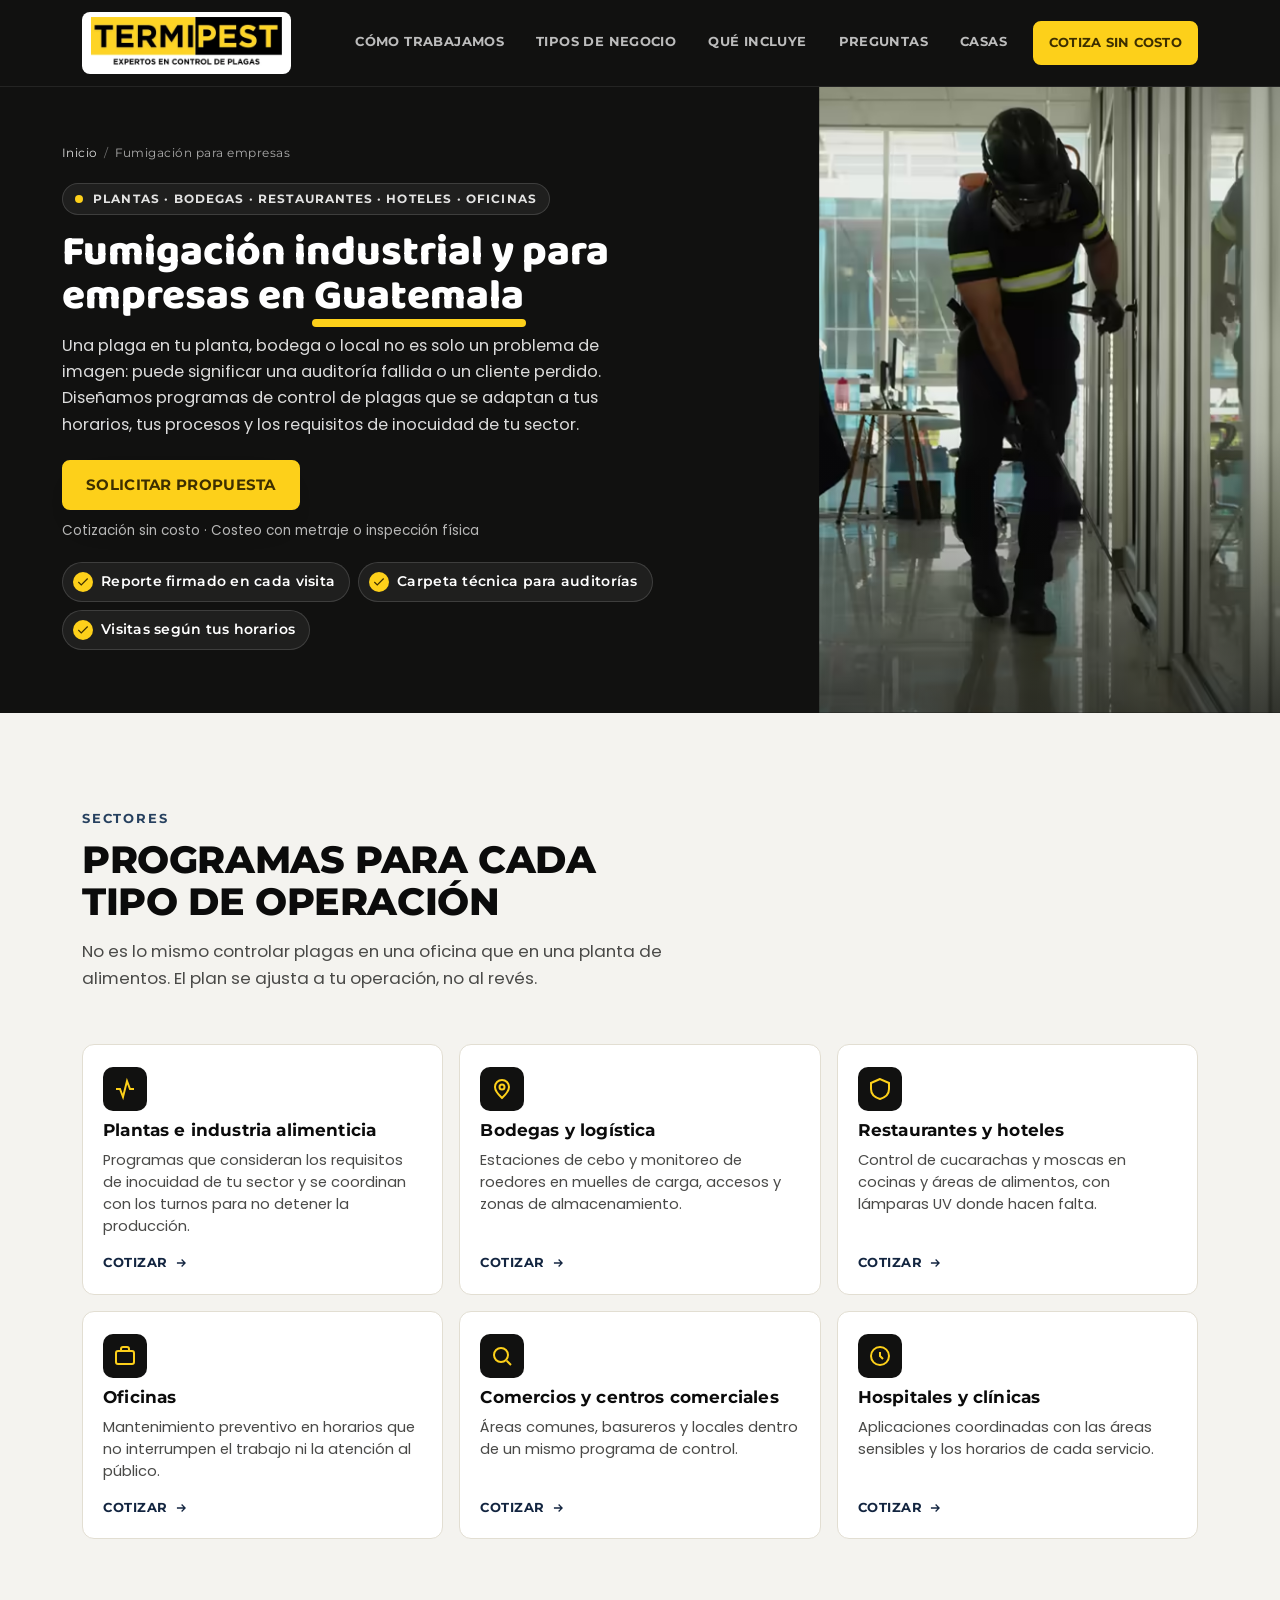
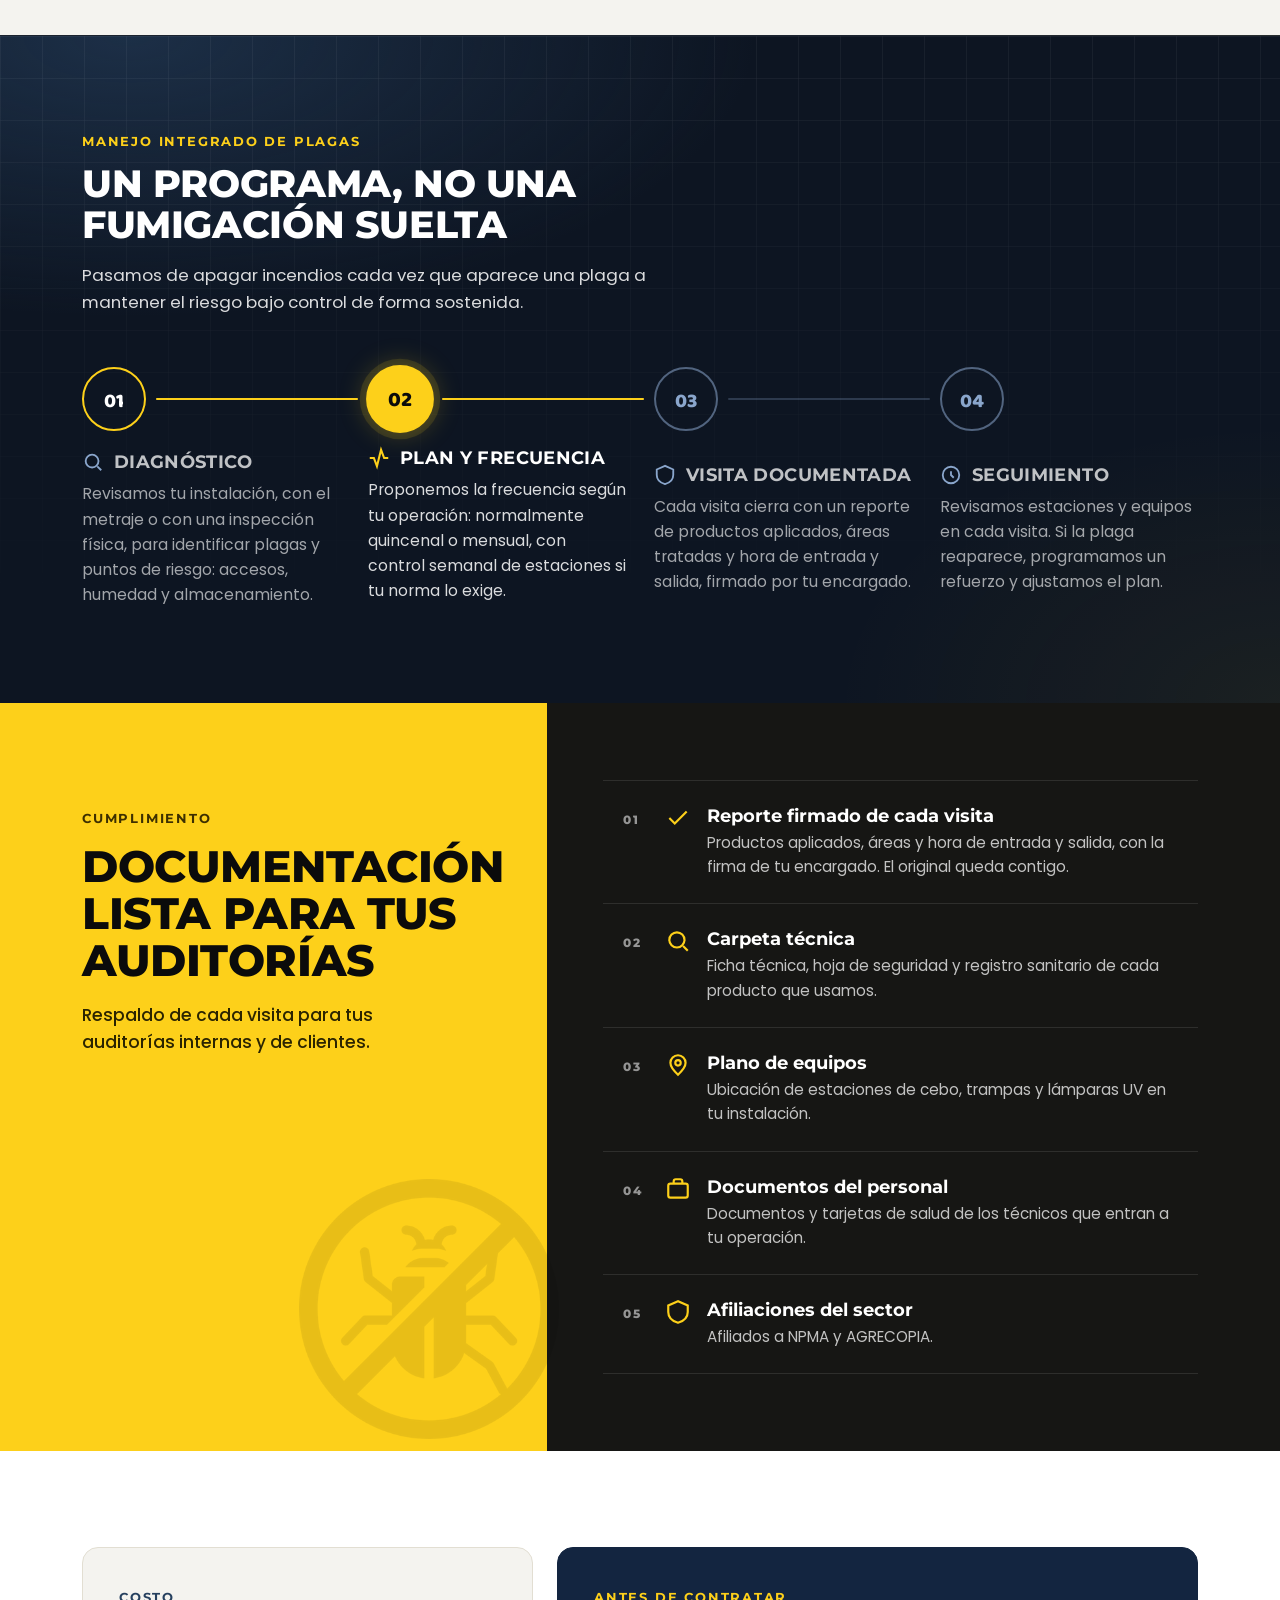
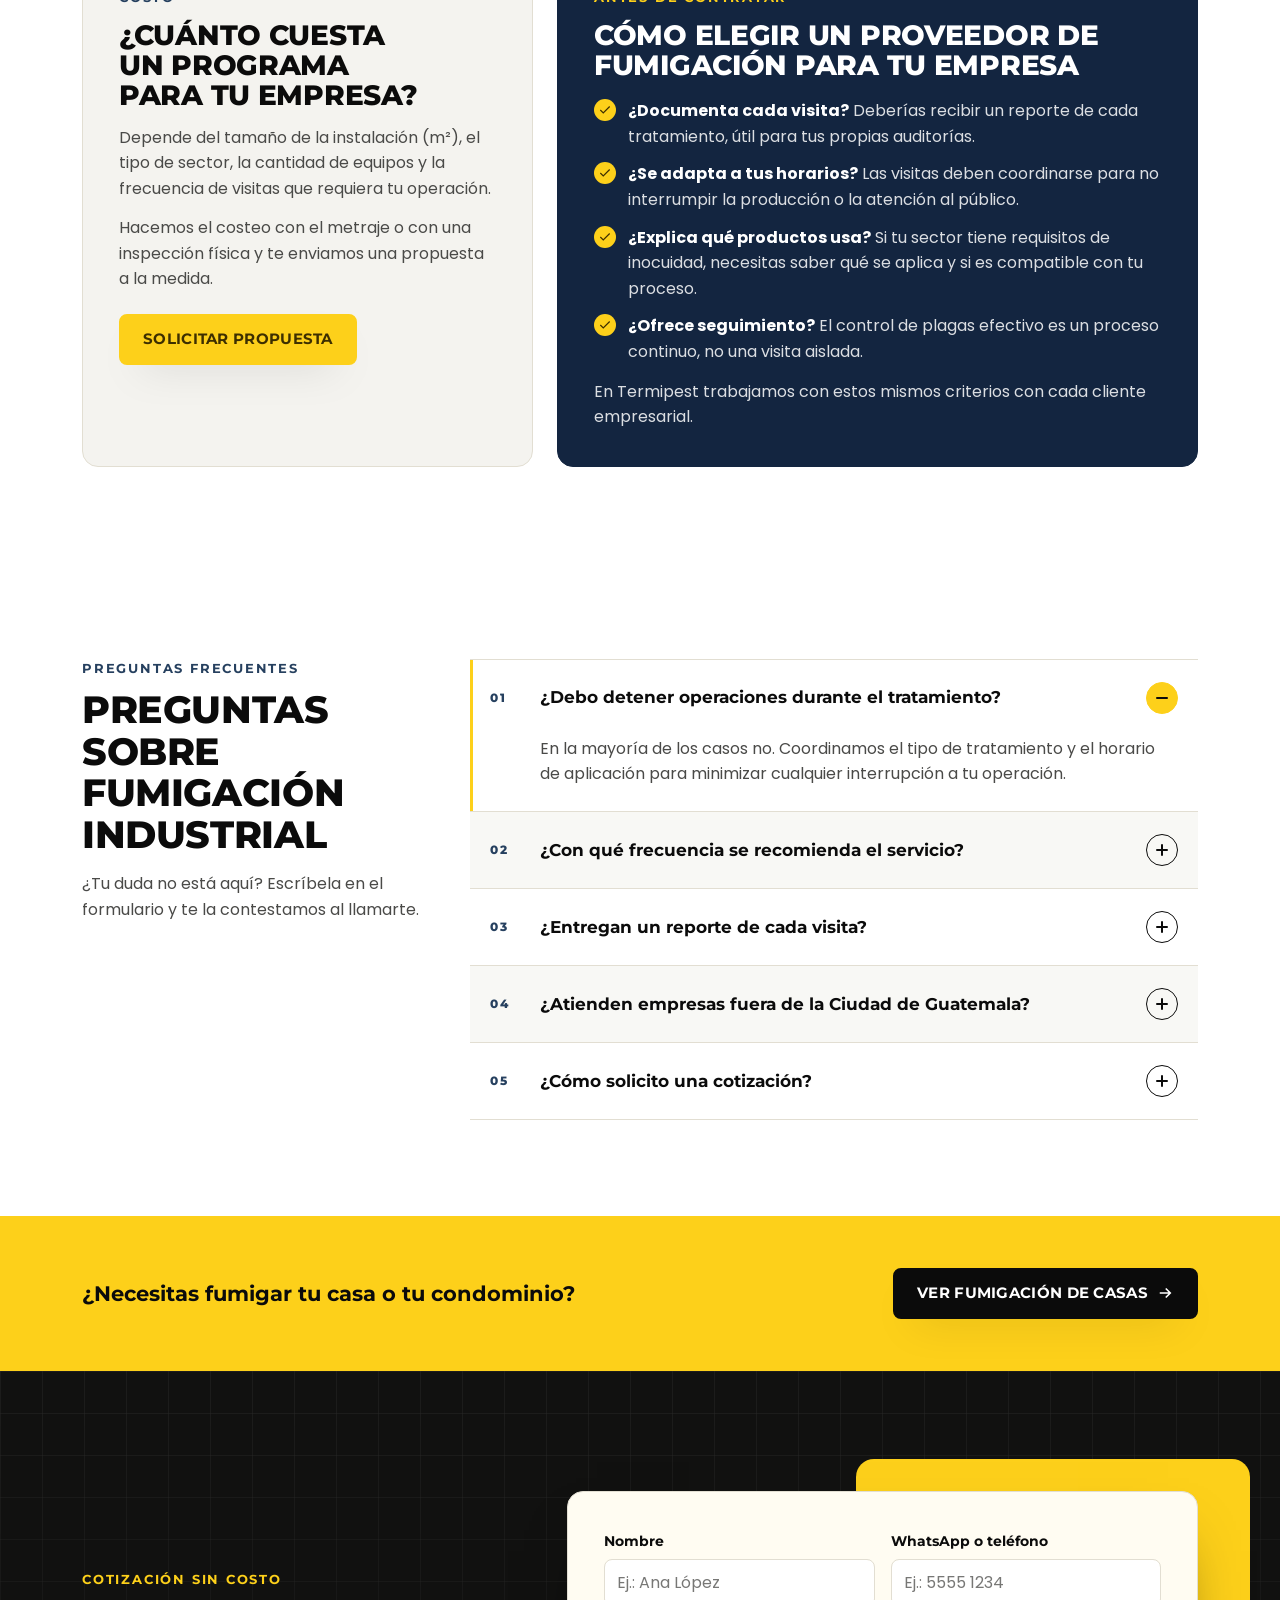
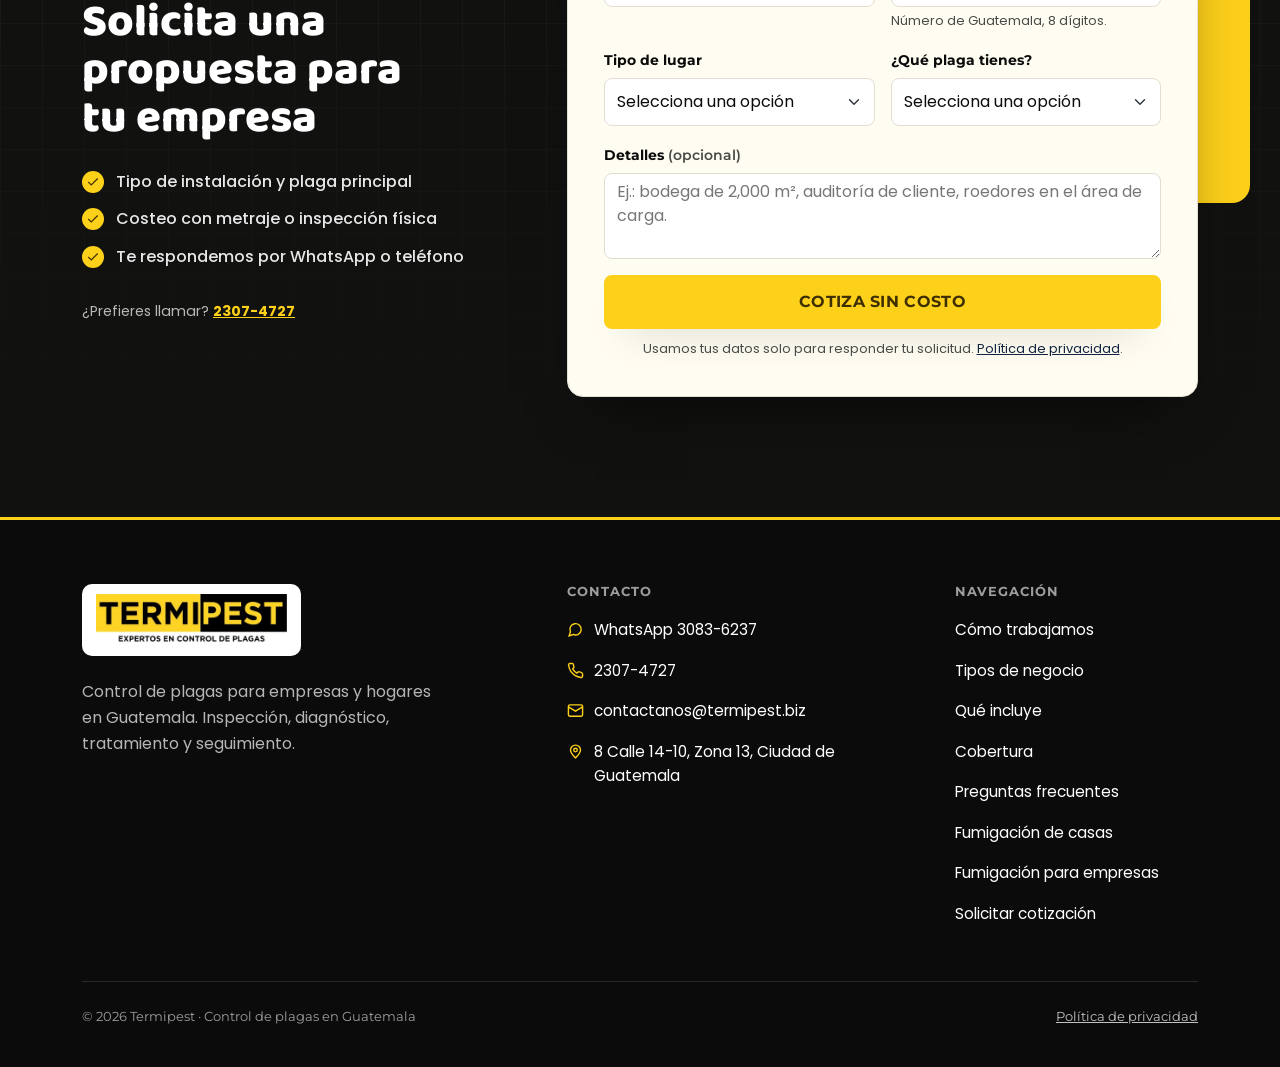
<file: v4/fumigacion-industrial/index.html>
<!doctype html>
<html lang="es">
<head>
  <meta charset="utf-8">
  <meta name="viewport" content="width=device-width, initial-scale=1">

  <title>Fumigación industrial y empresarial en Guatemala | Termipest</title>
  <meta name="description" content="Programas de control de plagas para plantas, bodegas, restaurantes, hoteles y oficinas en Guatemala. Reporte firmado en cada visita y seguimiento.">
  <meta name="robots" content="noindex, nofollow">
  <link rel="canonical" href="https://www.termipestlatam.com/fumigacion-industrial/">
  <meta name="theme-color" content="#111110">

  <meta property="og:type" content="website">
  <meta property="og:locale" content="es_GT">
  <meta property="og:site_name" content="Termipest">
  <meta property="og:title" content="Fumigación industrial y empresarial en Guatemala | Termipest">
  <meta property="og:description" content="Programas de control de plagas para plantas, bodegas, restaurantes, hoteles y oficinas en Guatemala. Reporte firmado en cada visita y seguimiento.">
  <meta property="og:url" content="https://www.termipestlatam.com/fumigacion-industrial/">
  <meta property="og:image" content="https://www.termipestlatam.com/assets/images/og-termipest.jpg">
  <meta property="og:image:width" content="1200">
  <meta property="og:image:height" content="630">
  <meta property="og:image:alt" content="Técnico de Termipest aplicando nebulización en un jardín">
  <meta name="twitter:card" content="summary_large_image">
  <meta name="twitter:title" content="Fumigación industrial y empresarial en Guatemala | Termipest">
  <meta name="twitter:description" content="Programas de control de plagas para plantas, bodegas, restaurantes, hoteles y oficinas en Guatemala. Reporte firmado en cada visita y seguimiento.">
  <meta name="twitter:image" content="https://www.termipestlatam.com/assets/images/og-termipest.jpg">

  <link rel="icon" href="../assets/icons/favicon.svg" type="image/svg+xml">
  <link rel="icon" href="../assets/icons/favicon-32.png" sizes="32x32" type="image/png">
  <link rel="apple-touch-icon" href="../assets/icons/apple-touch-icon.png">

  <script>document.documentElement.classList.add('js');</script>

  <link rel="preconnect" href="https://fonts.googleapis.com">
  <link rel="preconnect" href="https://fonts.gstatic.com" crossorigin>
  <link rel="stylesheet" href="../assets/vendor/bootstrap-5.3.3/bootstrap.min.css">
  <link rel="stylesheet" href="https://fonts.googleapis.com/css2?family=Baloo+2:wght@800&family=Montserrat:wght@600;700;800&family=Poppins:wght@400;600&display=swap">
  <link rel="stylesheet" href="../assets/css/styles.css?v=202611171706">

  <script type="application/ld+json">
  {
    "@context": "https://schema.org",
    "@graph": [
      {
        "@type": "Service",
        "@id": "https://www.termipestlatam.com/fumigacion-industrial/#servicio",
        "name": "Fumigación industrial y para empresas",
        "serviceType": "Control de plagas comercial e industrial",
        "description": "Programas de control de plagas para plantas, bodegas, restaurantes, hoteles, oficinas, comercios y hospitales en Guatemala, con reporte firmado en cada visita.",
        "url": "https://www.termipestlatam.com/fumigacion-industrial/",
        "provider": {
          "@type": "LocalBusiness",
          "@id": "https://www.termipestlatam.com/#negocio",
          "name": "Termipest",
          "url": "https://www.termipestlatam.com/",
          "telephone": "+502 3083-6237",
          "address": {
            "@type": "PostalAddress",
            "streetAddress": "8 Calle 14-10, Zona 13",
            "addressLocality": "Ciudad de Guatemala",
            "addressCountry": "GT"
          }
        },
        "areaServed": [
          {
            "@type": "City",
            "name": "Ciudad de Guatemala"
          },
          {
            "@type": "City",
            "name": "Quetzaltenango"
          },
          {
            "@type": "City",
            "name": "Antigua Guatemala"
          }
        ],
        "audience": {
          "@type": "BusinessAudience",
          "audienceType": "Empresas"
        }
      },
      {
        "@type": "BreadcrumbList",
        "itemListElement": [
          {
            "@type": "ListItem",
            "position": 1,
            "name": "Inicio",
            "item": "https://www.termipestlatam.com/"
          },
          {
            "@type": "ListItem",
            "position": 2,
            "name": "Fumigación para empresas",
            "item": "https://www.termipestlatam.com/fumigacion-industrial/"
          }
        ]
      },
      {
        "@type": "FAQPage",
        "mainEntity": [
          {
            "@type": "Question",
            "name": "¿Debo detener operaciones durante el tratamiento?",
            "acceptedAnswer": {
              "@type": "Answer",
              "text": "En la mayoría de los casos no. Coordinamos el tipo de tratamiento y el horario de aplicación para minimizar cualquier interrupción a tu operación."
            }
          },
          {
            "@type": "Question",
            "name": "¿Con qué frecuencia se recomienda el servicio?",
            "acceptedAnswer": {
              "@type": "Answer",
              "text": "Lo más común es una visita quincenal o mensual. Si tu norma lo exige, sumamos control semanal de estaciones. La frecuencia final la definimos con el diagnóstico de tu instalación."
            }
          },
          {
            "@type": "Question",
            "name": "¿Entregan un reporte de cada visita?",
            "acceptedAnswer": {
              "@type": "Answer",
              "text": "Sí. Cada visita cierra con un reporte firmado con los productos aplicados, las áreas tratadas y la hora de entrada y salida. El original queda con tu empresa."
            }
          },
          {
            "@type": "Question",
            "name": "¿Atienden empresas fuera de la Ciudad de Guatemala?",
            "acceptedAnswer": {
              "@type": "Answer",
              "text": "Damos servicio en Ciudad de Guatemala, Quetzaltenango y Antigua Guatemala, y evaluamos proyectos en otras zonas según la ubicación y el número de sedes."
            }
          },
          {
            "@type": "Question",
            "name": "¿Cómo solicito una cotización?",
            "acceptedAnswer": {
              "@type": "Answer",
              "text": "Completa el formulario con el tipo de instalación y la plaga principal. Hacemos el costeo con el metraje o con una inspección física y te enviamos una propuesta. También puedes escribirnos por WhatsApp al 3083-6237 o llamar al 2307-4727."
            }
          }
        ]
      }
    ]
  }
  </script>
</head>
<body>

<!-- Íconos reutilizables (se usan con <svg><use href="#id"></use></svg>) -->
<svg xmlns="http://www.w3.org/2000/svg" class="d-none" aria-hidden="true">
  <symbol id="i-wa" viewBox="0 0 24 24"><path fill="currentColor" d="M12.04 2C6.58 2 2.13 6.45 2.13 11.91c0 1.85.5 3.58 1.4 5.1L2 22l5.13-1.5a9.9 9.9 0 0 0 4.9 1.3h.01c5.46 0 9.91-4.45 9.91-9.9C21.95 6.45 17.5 2 12.04 2Zm5.8 14.1c-.24.68-1.4 1.3-1.94 1.38-.5.08-1.12.11-1.8-.12-.42-.14-.95-.31-1.65-.6-2.9-1.25-4.8-4.17-4.94-4.36-.14-.2-1.18-1.57-1.18-3 0-1.42.75-2.12 1.02-2.41.27-.3.58-.37.78-.37h.55c.18 0 .42-.07.65.5.24.6.82 2.06.89 2.2.07.15.12.32.02.52-.1.2-.15.32-.3.5-.14.17-.3.38-.43.5-.14.14-.29.29-.13.57.17.28.75 1.24 1.61 2 1.11.99 2.04 1.3 2.32 1.44.28.14.44.12.6-.07.17-.2.72-.84.91-1.13.19-.28.38-.23.63-.14.26.1 1.64.77 1.92.91.28.14.47.21.54.33.07.12.07.68-.17 1.35Z"/></symbol>
  <symbol id="i-check" viewBox="0 0 24 24"><path fill="none" stroke="currentColor" stroke-width="2" d="M20 6 9 17l-5-5"/></symbol>
  <symbol id="i-shield" viewBox="0 0 24 24"><path fill="none" stroke="currentColor" stroke-width="2" d="M12 2 3 6v6c0 5 4 8.5 9 10 5-1.5 9-5 9-10V6l-9-4Z"/></symbol>
  <symbol id="i-steps" viewBox="0 0 24 24"><path fill="none" stroke="currentColor" stroke-width="2" d="M3 12h4l3 8 4-16 3 8h4"/></symbol>
  <symbol id="i-chat" viewBox="0 0 24 24"><path fill="none" stroke="currentColor" stroke-width="2" d="M3 21l1.9-5.7A8 8 0 1 1 8.7 19L3 21Z"/></symbol>
  <symbol id="i-clock" viewBox="0 0 24 24"><g fill="none" stroke="currentColor" stroke-width="2"><path d="M12 8v4l3 3"/><circle cx="12" cy="12" r="9"/></g></symbol>
  <symbol id="i-search" viewBox="0 0 24 24"><g fill="none" stroke="currentColor" stroke-width="2"><circle cx="11" cy="11" r="7"/><path d="m21 21-4.3-4.3"/></g></symbol>
  <symbol id="i-briefcase" viewBox="0 0 24 24"><g fill="none" stroke="currentColor" stroke-width="2"><rect x="3" y="7" width="18" height="13" rx="2"/><path d="M8 7V5a2 2 0 0 1 2-2h4a2 2 0 0 1 2 2v2"/></g></symbol>
  <symbol id="i-pin" viewBox="0 0 24 24"><g fill="none" stroke="currentColor" stroke-width="2"><path d="M12 21s-7-6.5-7-11a7 7 0 0 1 14 0c0 4.5-7 11-7 11Z"/><circle cx="12" cy="10" r="2.5"/></g></symbol>
  <symbol id="i-phone" viewBox="0 0 24 24"><path fill="none" stroke="currentColor" stroke-width="2" d="M22 16.9v3a2 2 0 0 1-2.2 2 19.8 19.8 0 0 1-8.6-3 19.5 19.5 0 0 1-6-6 19.8 19.8 0 0 1-3-8.7A2 2 0 0 1 4.1 2h3a2 2 0 0 1 2 1.7c.1.9.3 1.8.6 2.7a2 2 0 0 1-.5 2.1L8 9.7a16 16 0 0 0 6 6l1.2-1.2a2 2 0 0 1 2.1-.5c.9.3 1.8.5 2.7.6a2 2 0 0 1 1.7 2Z"/></symbol>
  <symbol id="i-mail" viewBox="0 0 24 24"><g fill="none" stroke="currentColor" stroke-width="2"><rect x="2" y="4" width="20" height="16" rx="2"/><path d="m2 7 10 6 10-6"/></g></symbol>
  <symbol id="i-arrow" viewBox="0 0 24 24"><path fill="none" stroke="currentColor" stroke-width="2.2" d="M5 12h14M13 6l6 6-6 6"/></symbol>
  <symbol id="i-chev-l" viewBox="0 0 24 24"><path fill="none" stroke="currentColor" stroke-width="2" d="m15 18-6-6 6-6"/></symbol>
  <symbol id="i-chev-r" viewBox="0 0 24 24"><path fill="none" stroke="currentColor" stroke-width="2" d="m9 18 6-6-6-6"/></symbol>
  <symbol id="i-pause" viewBox="0 0 24 24"><g fill="currentColor"><rect x="6" y="5" width="4" height="14" rx="1"/><rect x="14" y="5" width="4" height="14" rx="1"/></g></symbol>
  <symbol id="i-play" viewBox="0 0 24 24"><path fill="currentColor" d="M8 5.5v13a1 1 0 0 0 1.5.86l10.5-6.5a1 1 0 0 0 0-1.72L9.5 4.64A1 1 0 0 0 8 5.5Z"/></symbol>
  <symbol id="i-up" viewBox="0 0 24 24"><path fill="none" stroke="currentColor" stroke-width="2.4" stroke-linecap="round" stroke-linejoin="round" d="M12 19V5M5 12l7-7 7 7"/></symbol>
  <symbol id="i-menu" viewBox="0 0 24 24"><path fill="none" stroke="currentColor" stroke-width="2.2" stroke-linecap="round" d="M4 7h16M4 12h16M4 17h16"/></symbol>
</svg>

<a class="skip-link" href="#contenido">Saltar al contenido</a>

<!-- ============ HEADER ============ -->
<header class="site-header">
  <nav class="navbar navbar-expand-lg" aria-label="Navegación principal">
    <div class="container">
      <a class="navbar-brand" href="../">
        <picture>
          <source type="image/webp" srcset="../assets/images/logo-termipest-440.webp">
          <img src="../assets/images/logo-termipest-440.png" width="440" height="120" alt="Termipest — Expertos en control de plagas" class="brand-logo">
        </picture>
      </a>

      <button class="navbar-toggler menu-toggle" type="button" data-bs-toggle="offcanvas" data-bs-target="#menuPrincipal"
              aria-controls="menuPrincipal" aria-label="Abrir menú">
        <svg aria-hidden="true"><use href="#i-menu"></use></svg>
      </button>

      <div class="offcanvas offcanvas-end site-menu" tabindex="-1" id="menuPrincipal" aria-labelledby="menuPrincipalTitulo">
        <div class="offcanvas-header">
          <p class="offcanvas-title" id="menuPrincipalTitulo">Menú</p>
          <button type="button" class="btn-close" data-bs-dismiss="offcanvas" aria-label="Cerrar menú"></button>
        </div>
        <div class="offcanvas-body">
          <ul class="navbar-nav ms-lg-auto">
            <li class="nav-item"><a class="nav-link" href="../#proceso">Cómo trabajamos</a></li>
            <li class="nav-item"><a class="nav-link" href="../#servicios">Tipos de negocio</a></li>
            <li class="nav-item"><a class="nav-link" href="../#incluye">Qué incluye</a></li>
            <li class="nav-item"><a class="nav-link" href="../#preguntas">Preguntas</a></li>
            <li class="nav-item"><a class="nav-link" href="../fumigacion-de-casas/">Casas</a></li>
          </ul>
          <a class="btn btn-primary nav-cta" href="#cotizacion" data-track="click_quote" data-track-location="header">Cotiza sin costo</a>
          <div class="menu-contact d-lg-none">
            <a href="tel:+50223074727" data-track="click_phone" data-track-location="menu">
              <svg aria-hidden="true"><use href="#i-phone"></use></svg>¿Prefieres llamar? 2307-4727
            </a>
          </div>
        </div>
      </div>
    </div>
  </nav>
</header>

<main id="contenido">

  <!-- ============ HERO DE PÁGINA ============ -->
  <section class="hero hero-page" id="inicio" aria-labelledby="hero-titulo">
    <div class="hero-text-col">
      <nav aria-label="Ruta de navegación">
        <ol class="crumbs"><li><a href="../">Inicio</a></li><li><span aria-current="page">Fumigación para empresas</span></li></ol>
      </nav>
      <p class="eyebrow hero-kicker h-anim"><span class="hero-kicker-dot" aria-hidden="true"></span>Plantas · bodegas · restaurantes · hoteles · oficinas</p>
      <h1 id="hero-titulo" class="h-anim h-anim-1">Fumigación industrial y para empresas en <span class="hero-mark">Guatemala</span></h1>
      <p class="lede h-anim h-anim-2">Una plaga en tu planta, bodega o local no es solo un problema de imagen: puede significar una auditoría fallida o un cliente perdido. Diseñamos programas de control de plagas que se adaptan a tus horarios, tus procesos y los requisitos de inocuidad de tu sector.</p>

      <div class="hero-cta h-anim h-anim-3">
        <a class="btn btn-primary btn-lg-cta" href="#cotizacion" data-track="click_quote" data-track-location="hero-industrial">Solicitar propuesta</a>
      </div>
      <p class="hero-note h-anim h-anim-3">Cotización sin costo · Costeo con metraje o inspección física</p>

      <ul class="hero-badges h-anim h-anim-4">
        <li class="hero-badge"><svg aria-hidden="true"><use href="#i-check"></use></svg>Reporte firmado en cada visita</li>
        <li class="hero-badge"><svg aria-hidden="true"><use href="#i-check"></use></svg>Carpeta técnica para auditorías</li>
        <li class="hero-badge"><svg aria-hidden="true"><use href="#i-check"></use></svg>Visitas según tus horarios</li>
      </ul>
    </div>

    <div class="hero-media page-photo">
      <picture>
        <source type="image/avif" sizes="(min-width: 992px) 36vw, 100vw" srcset="../assets/images/hero-aplicacion-480.avif 480w, ../assets/images/hero-aplicacion-800.avif 800w">
        <source type="image/webp" sizes="(min-width: 992px) 36vw, 100vw" srcset="../assets/images/hero-aplicacion-480.webp 480w, ../assets/images/hero-aplicacion-800.webp 800w">
        <img src="../assets/images/hero-aplicacion-800.jpg" sizes="(min-width: 992px) 36vw, 100vw" srcset="../assets/images/hero-aplicacion-480.jpg 480w, ../assets/images/hero-aplicacion-800.jpg 800w"
             width="800" height="1197" fetchpriority="high" alt="Técnico de Termipest aplicando tratamiento a lo largo de un pasillo de oficinas">
      </picture>
    </div>
  </section>

  <!-- ============ SECTORES ============ -->
  <section id="servicios" class="section page-cards-sec" aria-labelledby="servicios-titulo">
    <div class="container">
      <div class="sec-head reveal">
        <span class="eyebrow">Sectores</span>
        <h2 id="servicios-titulo">Programas para cada tipo de operación</h2>
        <p>No es lo mismo controlar plagas en una oficina que en una planta de alimentos. El plan se ajusta a tu operación, no al revés.</p>
      </div>
      <ul class="row row-cols-1 row-cols-sm-2 row-cols-lg-3 g-3 page-cards stagger">
        <li class="col reveal-scale">
          <a class="pest-card" href="#cotizacion" data-prefill-property="Planta industrial" data-track="click_quote" data-track-location="sector-Planta industrial">
            <svg class="card-icon" aria-hidden="true"><use href="#i-steps"></use></svg>
            <h3>Plantas e industria alimenticia</h3>
            <p>Programas que consideran los requisitos de inocuidad de tu sector y se coordinan con los turnos para no detener la producción.</p>
            <span class="card-cta">Cotizar<svg aria-hidden="true"><use href="#i-arrow"></use></svg></span>
          </a>
        </li>
        <li class="col reveal-scale">
          <a class="pest-card" href="#cotizacion" data-prefill-property="Bodega" data-track="click_quote" data-track-location="sector-Bodega">
            <svg class="card-icon" aria-hidden="true"><use href="#i-pin"></use></svg>
            <h3>Bodegas y logística</h3>
            <p>Estaciones de cebo y monitoreo de roedores en muelles de carga, accesos y zonas de almacenamiento.</p>
            <span class="card-cta">Cotizar<svg aria-hidden="true"><use href="#i-arrow"></use></svg></span>
          </a>
        </li>
        <li class="col reveal-scale">
          <a class="pest-card" href="#cotizacion" data-prefill-property="Restaurante u hotel" data-track="click_quote" data-track-location="sector-Restaurante u hotel">
            <svg class="card-icon" aria-hidden="true"><use href="#i-shield"></use></svg>
            <h3>Restaurantes y hoteles</h3>
            <p>Control de cucarachas y moscas en cocinas y áreas de alimentos, con lámparas UV donde hacen falta.</p>
            <span class="card-cta">Cotizar<svg aria-hidden="true"><use href="#i-arrow"></use></svg></span>
          </a>
        </li>
        <li class="col reveal-scale">
          <a class="pest-card" href="#cotizacion" data-prefill-property="Oficina" data-track="click_quote" data-track-location="sector-Oficina">
            <svg class="card-icon" aria-hidden="true"><use href="#i-briefcase"></use></svg>
            <h3>Oficinas</h3>
            <p>Mantenimiento preventivo en horarios que no interrumpen el trabajo ni la atención al público.</p>
            <span class="card-cta">Cotizar<svg aria-hidden="true"><use href="#i-arrow"></use></svg></span>
          </a>
        </li>
        <li class="col reveal-scale">
          <a class="pest-card" href="#cotizacion" data-prefill-property="Comercio o centro comercial" data-track="click_quote" data-track-location="sector-Comercio o centro comercial">
            <svg class="card-icon" aria-hidden="true"><use href="#i-search"></use></svg>
            <h3>Comercios y centros comerciales</h3>
            <p>Áreas comunes, basureros y locales dentro de un mismo programa de control.</p>
            <span class="card-cta">Cotizar<svg aria-hidden="true"><use href="#i-arrow"></use></svg></span>
          </a>
        </li>
        <li class="col reveal-scale">
          <a class="pest-card" href="#cotizacion" data-prefill-property="Hospital o clínica" data-track="click_quote" data-track-location="sector-Hospital o clínica">
            <svg class="card-icon" aria-hidden="true"><use href="#i-clock"></use></svg>
            <h3>Hospitales y clínicas</h3>
            <p>Aplicaciones coordinadas con las áreas sensibles y los horarios de cada servicio.</p>
            <span class="card-cta">Cotizar<svg aria-hidden="true"><use href="#i-arrow"></use></svg></span>
          </a>
        </li>
      </ul>
    </div>
  </section>

  <!-- ============ PROCESO ============ -->
  <section id="proceso" class="section proceso-sec" aria-labelledby="proceso-titulo">
    <div class="grid-tex" aria-hidden="true"></div>
    <div class="container">
      <div class="sec-head sec-head-inverse reveal">
        <span class="eyebrow">Manejo integrado de plagas</span>
        <h2 id="proceso-titulo">Un programa, no una fumigación suelta</h2>
        <p>Pasamos de apagar incendios cada vez que aparece una plaga a mantener el riesgo bajo control de forma sostenida.</p>
      </div>
      <div class="proc" data-proc>
        <ol class="proc-steps stagger">
          <li class="proc-step reveal">
            <button class="proc-node" type="button" aria-label="Paso 1 de 4: Diagnóstico"><span aria-hidden="true">01</span></button>
            <div class="proc-body">
              <div class="proc-head"><svg class="proc-icon" aria-hidden="true"><use href="#i-search"></use></svg><h3>Diagnóstico</h3></div>
              <p>Revisamos tu instalación, con el metraje o con una inspección física, para identificar plagas y puntos de riesgo: accesos, humedad y almacenamiento.</p>
            </div>
          </li>
          <li class="proc-step reveal">
            <button class="proc-node" type="button" aria-label="Paso 2 de 4: Plan y frecuencia"><span aria-hidden="true">02</span></button>
            <div class="proc-body">
              <div class="proc-head"><svg class="proc-icon" aria-hidden="true"><use href="#i-steps"></use></svg><h3>Plan y frecuencia</h3></div>
              <p>Proponemos la frecuencia según tu operación: normalmente quincenal o mensual, con control semanal de estaciones si tu norma lo exige.</p>
            </div>
          </li>
          <li class="proc-step reveal">
            <button class="proc-node" type="button" aria-label="Paso 3 de 4: Visita documentada"><span aria-hidden="true">03</span></button>
            <div class="proc-body">
              <div class="proc-head"><svg class="proc-icon" aria-hidden="true"><use href="#i-shield"></use></svg><h3>Visita documentada</h3></div>
              <p>Cada visita cierra con un reporte de productos aplicados, áreas tratadas y hora de entrada y salida, firmado por tu encargado.</p>
            </div>
          </li>
          <li class="proc-step reveal">
            <button class="proc-node" type="button" aria-label="Paso 4 de 4: Seguimiento"><span aria-hidden="true">04</span></button>
            <div class="proc-body">
              <div class="proc-head"><svg class="proc-icon" aria-hidden="true"><use href="#i-clock"></use></svg><h3>Seguimiento</h3></div>
              <p>Revisamos estaciones y equipos en cada visita. Si la plaga reaparece, programamos un refuerzo y ajustamos el plan.</p>
            </div>
          </li>
        </ol>
      </div>
    </div>
  </section>

  <!-- ============ DOCUMENTACIÓN ============ -->
  <section id="documentacion" class="why-sec" aria-labelledby="documentacion-titulo">
    <div class="container">
      <div class="row g-0">
        <div class="col-lg-5 why-intro reveal">
          <img class="why-seal" src="../assets/images/sello-sin-plagas-400.png" width="400" height="400" alt="" aria-hidden="true" loading="lazy" decoding="async">
          <span class="eyebrow">Cumplimiento</span>
          <h2 id="documentacion-titulo">Documentación lista para tus auditorías</h2>
          <p class="why-lede">Respaldo de cada visita para tus auditorías internas y de clientes.</p>
        </div>
        <div class="col-lg-7 why-panel">
          <ol class="why-list stagger">
            <li class="why-item reveal"><span class="why-num" aria-hidden="true">01</span><svg aria-hidden="true"><use href="#i-check"></use></svg><div><h3>Reporte firmado de cada visita</h3><p>Productos aplicados, áreas y hora de entrada y salida, con la firma de tu encargado. El original queda contigo.</p></div></li>
            <li class="why-item reveal"><span class="why-num" aria-hidden="true">02</span><svg aria-hidden="true"><use href="#i-search"></use></svg><div><h3>Carpeta técnica</h3><p>Ficha técnica, hoja de seguridad y registro sanitario de cada producto que usamos.</p></div></li>
            <li class="why-item reveal"><span class="why-num" aria-hidden="true">03</span><svg aria-hidden="true"><use href="#i-pin"></use></svg><div><h3>Plano de equipos</h3><p>Ubicación de estaciones de cebo, trampas y lámparas UV en tu instalación.</p></div></li>
            <li class="why-item reveal"><span class="why-num" aria-hidden="true">04</span><svg aria-hidden="true"><use href="#i-briefcase"></use></svg><div><h3>Documentos del personal</h3><p>Documentos y tarjetas de salud de los técnicos que entran a tu operación.</p></div></li>
            <li class="why-item reveal"><span class="why-num" aria-hidden="true">05</span><svg aria-hidden="true"><use href="#i-shield"></use></svg><div><h3>Afiliaciones del sector</h3><p>Afiliados a NPMA y AGRECOPIA.</p></div></li>
          </ol>
        </div>
      </div>
    </div>
  </section>

  <!-- ============ COSTO + CÓMO ELEGIR PROVEEDOR ============ -->
  <section class="section info-sec" aria-label="Costo y cómo elegir proveedor">
    <div class="container">
      <div class="row g-4">
        <div class="col-lg-5 reveal">
          <div class="info-card">
            <span class="eyebrow">Costo</span>
            <h2>¿Cuánto cuesta un programa para tu empresa?</h2>
            <p>Depende del tamaño de la instalación (m²), el tipo de sector, la cantidad de equipos y la frecuencia de visitas que requiera tu operación.</p>
            <p>Hacemos el costeo con el metraje o con una inspección física y te enviamos una propuesta a la medida.</p>
            <a class="btn btn-primary" href="#cotizacion" data-track="click_quote" data-track-location="costo-industrial">Solicitar propuesta</a>
          </div>
        </div>
        <div class="col-lg-7 reveal">
          <div class="info-card info-card-dark">
            <span class="eyebrow">Antes de contratar</span>
            <h2>Cómo elegir un proveedor de fumigación para tu empresa</h2>
            <ul class="check-list">
              <li><svg aria-hidden="true"><use href="#i-check"></use></svg><span><strong>¿Documenta cada visita?</strong> Deberías recibir un reporte de cada tratamiento, útil para tus propias auditorías.</span></li>
              <li><svg aria-hidden="true"><use href="#i-check"></use></svg><span><strong>¿Se adapta a tus horarios?</strong> Las visitas deben coordinarse para no interrumpir la producción o la atención al público.</span></li>
              <li><svg aria-hidden="true"><use href="#i-check"></use></svg><span><strong>¿Explica qué productos usa?</strong> Si tu sector tiene requisitos de inocuidad, necesitas saber qué se aplica y si es compatible con tu proceso.</span></li>
              <li><svg aria-hidden="true"><use href="#i-check"></use></svg><span><strong>¿Ofrece seguimiento?</strong> El control de plagas efectivo es un proceso continuo, no una visita aislada.</span></li>
            </ul>
            <p>En Termipest trabajamos con estos mismos criterios con cada cliente empresarial.</p>
          </div>
        </div>
      </div>
    </div>
  </section>

  <!-- ============ PREGUNTAS FRECUENTES ============ -->
  <section id="preguntas" class="section faq-sec" aria-labelledby="preguntas-titulo">
    <div class="container">
      <div class="row g-4 g-lg-5">
      <div class="col-lg-4">
        <div class="sec-head faq-head reveal">
          <span class="eyebrow">Preguntas frecuentes</span>
          <h2 id="preguntas-titulo">Preguntas sobre fumigación industrial</h2>
          <p>¿Tu duda no está aquí? Escríbela en el formulario y te la contestamos al llamarte.</p>
        </div>
      </div>
      <div class="col-lg-8">
      <div class="faq reveal">
        <details class="faq-item" open>
          <summary><span class="faq-num" aria-hidden="true">01</span><span class="faq-q">¿Debo detener operaciones durante el tratamiento?</span><span class="plus" aria-hidden="true"></span></summary>
          <p>En la mayoría de los casos no. Coordinamos el tipo de tratamiento y el horario de aplicación para minimizar cualquier interrupción a tu operación.</p>
        </details>
        <details class="faq-item">
          <summary><span class="faq-num" aria-hidden="true">02</span><span class="faq-q">¿Con qué frecuencia se recomienda el servicio?</span><span class="plus" aria-hidden="true"></span></summary>
          <p>Lo más común es una visita quincenal o mensual. Si tu norma lo exige, sumamos control semanal de estaciones. La frecuencia final la definimos con el diagnóstico de tu instalación.</p>
        </details>
        <details class="faq-item">
          <summary><span class="faq-num" aria-hidden="true">03</span><span class="faq-q">¿Entregan un reporte de cada visita?</span><span class="plus" aria-hidden="true"></span></summary>
          <p>Sí. Cada visita cierra con un reporte firmado con los productos aplicados, las áreas tratadas y la hora de entrada y salida. El original queda con tu empresa.</p>
        </details>
        <details class="faq-item">
          <summary><span class="faq-num" aria-hidden="true">04</span><span class="faq-q">¿Atienden empresas fuera de la Ciudad de Guatemala?</span><span class="plus" aria-hidden="true"></span></summary>
          <p>Damos servicio en Ciudad de Guatemala, Quetzaltenango y Antigua Guatemala, y evaluamos proyectos en otras zonas según la ubicación y el número de sedes.</p>
        </details>
        <details class="faq-item">
          <summary><span class="faq-num" aria-hidden="true">05</span><span class="faq-q">¿Cómo solicito una cotización?</span><span class="plus" aria-hidden="true"></span></summary>
          <p>Completa el <a href="#cotizacion">formulario de cotización</a> con el tipo de instalación y la plaga principal. Hacemos el costeo con el metraje o con una inspección física y te enviamos una propuesta. Si prefieres, llámanos al <a href="tel:+50223074727" data-track="click_phone" data-track-location="faq-industrial">2307-4727</a>.</p>
        </details>
      </div>
      </div>
      </div>
    </div>
  </section>

  <!-- ============ ENLACE A LA OTRA PÁGINA DE SERVICIO ============ -->
  <section class="cross-sec" aria-label="Fumigación de casas">
    <div class="container cross-inner">
      <p>¿Necesitas fumigar tu casa o tu condominio?</p>
      <a class="btn btn-primary" href="../fumigacion-de-casas/">Ver fumigación de casas<svg aria-hidden="true" width="16" height="16"><use href="#i-arrow"></use></svg></a>
    </div>
  </section>

  <!-- ============ FORMULARIO ============ -->
  <section id="cotizacion" class="section contact-sec" aria-labelledby="cotizacion-titulo" data-track-view="view_contact">
    <div class="grid-tex" aria-hidden="true"></div>
    <div class="container position-relative">
      <div class="row g-5 align-items-center">
        <div class="col-lg-5 contact-intro reveal">
          <span class="eyebrow">Cotización sin costo</span>
          <h2 id="cotizacion-titulo" class="contact-title mt-2">Solicita una propuesta para tu empresa</h2>
          <ul class="contact-points">
            <li><svg aria-hidden="true"><use href="#i-check"></use></svg>Tipo de instalación y plaga principal</li>
            <li><svg aria-hidden="true"><use href="#i-check"></use></svg>Costeo con metraje o inspección física</li>
            <li><svg aria-hidden="true"><use href="#i-check"></use></svg>Te respondemos por WhatsApp o teléfono</li>
          </ul>
          <p class="contact-alt-label">¿Prefieres llamar? <a href="tel:+50223074727" data-track="click_phone" data-track-location="contacto-industrial">2307-4727</a></p>
        </div>

        <div class="col-lg-7 contact-form-col reveal">
          <!-- Mismo formulario que el inicio (lo copia tools/build-pages.js). Ver docs/SEGURIDAD-Y-DESPLIEGUE.md → "Formulario". -->
          <form class="quote-form needs-validation" id="quoteForm" novalidate data-endpoint="" autocomplete="on" aria-describedby="quoteFormNota">
            <div class="row g-3">
              <div class="col-md-6">
                <label for="qf-nombre" class="form-label">Nombre</label>
                <input type="text" class="form-control" id="qf-nombre" name="nombre" autocomplete="name" required minlength="2" maxlength="80" placeholder="Ej.: Ana López">
                <div class="invalid-feedback">Escribe tu nombre.</div>
              </div>
              <div class="col-md-6">
                <label for="qf-telefono" class="form-label">WhatsApp o teléfono</label>
                <input type="tel" class="form-control" id="qf-telefono" name="telefono" autocomplete="tel-national" inputmode="tel" required maxlength="20" placeholder="Ej.: 5555 1234" aria-describedby="qf-telefono-ayuda">
                <div class="form-text" id="qf-telefono-ayuda">Número de Guatemala, 8 dígitos.</div>
                <div class="invalid-feedback">Escribe un número de 8 dígitos (puede incluir +502).</div>
              </div>
              <div class="col-md-6">
                <label for="qf-propiedad" class="form-label">Tipo de lugar</label>
                <select class="form-select" id="qf-propiedad" name="tipo_propiedad" required>
                  <option value="" selected disabled>Selecciona una opción</option>
                  <option>Casa</option>
                  <option>Condominio o residencial</option>
                  <option>Restaurante u hotel</option>
                  <option>Oficina</option>
                  <option>Bodega</option>
                  <option>Comercio o centro comercial</option>
                  <option>Planta industrial</option>
                  <option>Hospital o clínica</option>
                  <option>Otro</option>
                </select>
                <div class="invalid-feedback">Elige el tipo de lugar.</div>
              </div>
              <div class="col-md-6">
                <label for="qf-plaga" class="form-label">¿Qué plaga tienes?</label>
                <select class="form-select" id="qf-plaga" name="plaga" required>
                  <option value="" selected disabled>Selecciona una opción</option>
                  <option>Cucarachas</option>
                  <option>Roedores</option>
                  <option>Hormigas</option>
                  <option>Moscas</option>
                  <option>Mosquitos</option>
                  <option>Arañas</option>
                  <option>Otra o no estoy seguro</option>
                </select>
                <div class="invalid-feedback">Elige una opción (puedes marcar "no estoy seguro").</div>
              </div>
              <div class="col-12">
                <label for="qf-mensaje" class="form-label">Detalles <span class="text-optional">(opcional)</span></label>
                <textarea class="form-control" id="qf-mensaje" name="mensaje" rows="3" maxlength="500" placeholder="Ej.: bodega de 2,000 m², auditoría de cliente, roedores en el área de carga."></textarea>
              </div>

              <!-- Anti-spam: campo trampa invisible para personas (los bots suelen llenarlo) -->
              <div class="hp-field" aria-hidden="true">
                <label for="qf-web">No llenar este campo</label>
                <input type="text" id="qf-web" name="sitio_web" tabindex="-1" autocomplete="off">
              </div>

              <div class="col-12">
                <button type="submit" class="btn btn-primary w-100 quote-submit">
                  <span class="spinner-border spinner-border-sm" aria-hidden="true"></span>
                  <span class="quote-submit-label">Cotiza sin costo</span>
                </button>
                <p class="form-note" id="quoteFormNota">Usamos tus datos solo para responder tu solicitud. <a href="../politica-de-privacidad/">Política de privacidad</a>.</p>
              </div>
            </div>

            <div class="form-status" role="status" aria-live="polite" aria-atomic="true" hidden>
              <p class="form-status-title"></p>
              <p class="form-status-text"></p>
              <a class="btn btn-ghost-dark form-status-wa" href="#" target="_blank" rel="noopener noreferrer" data-track="click_whatsapp" data-track-location="formulario" hidden>
                <svg aria-hidden="true"><use href="#i-wa"></use></svg>Enviar por WhatsApp
              </a>
            </div>
          </form>
        </div>
      </div>
    </div>
  </section>

</main>

<!-- ============ 11 · FOOTER ============ -->
<footer class="site-footer">
  <div class="container">
    <div class="row g-4 g-lg-5">
      <div class="col-lg-5">
        <a class="footer-logo" href="../">
          <picture>
            <source type="image/webp" srcset="../assets/images/logo-termipest-440.webp">
            <img src="../assets/images/logo-termipest-440.png" width="440" height="120" alt="Termipest" loading="lazy" decoding="async">
          </picture>
        </a>
        <p class="text-soft footer-desc">Control de plagas para empresas y hogares en Guatemala. Inspección, diagnóstico, tratamiento y seguimiento.</p>
      </div>
      <div class="col-sm-6 col-lg-4">
        <h2 class="foot-title">Contacto</h2>
        <ul class="foot-list">
          <li><a href="https://wa.me/50230836237?text=Hola%20Termipest%2C%20quisiera%20solicitar%20informaci%C3%B3n%20sobre%20control%20de%20plagas." target="_blank" rel="noopener noreferrer" data-track="click_whatsapp" data-track-location="footer"><svg aria-hidden="true"><use href="#i-chat"></use></svg>WhatsApp 3083-6237</a></li>
          <li><a href="tel:+50223074727" data-track="click_phone" data-track-location="footer"><svg aria-hidden="true"><use href="#i-phone"></use></svg>2307-4727</a></li>
          <li><a href="mailto:contactanos@termipest.biz" data-track="click_email" data-track-location="footer"><svg aria-hidden="true"><use href="#i-mail"></use></svg>contactanos@termipest.biz</a></li>
          <!-- TODO: si existe el enlace real del perfil de Google Maps / Business Profile, convertir esta dirección en enlace. -->
          <li><address class="foot-address"><svg aria-hidden="true"><use href="#i-pin"></use></svg>8 Calle 14-10, Zona 13, Ciudad de Guatemala</address></li>
        </ul>
      </div>
      <div class="col-sm-6 col-lg-3">
        <h2 class="foot-title">Navegación</h2>
        <ul class="foot-list">
          <li><a href="../#proceso">Cómo trabajamos</a></li>
          <li><a href="../#servicios">Tipos de negocio</a></li>
          <li><a href="../#incluye">Qué incluye</a></li>
          <li><a href="../#cobertura">Cobertura</a></li>
          <li><a href="../#preguntas">Preguntas frecuentes</a></li>
          <li><a href="../fumigacion-de-casas/">Fumigación de casas</a></li>
          <li><a href="../fumigacion-industrial/" aria-current="page">Fumigación para empresas</a></li>
          <li><a href="#cotizacion">Solicitar cotización</a></li>
        </ul>
      </div>
    </div>
    <div class="foot-bottom">
      <span>© 2026 Termipest · Control de plagas en Guatemala</span>
      <a href="../politica-de-privacidad/">Política de privacidad</a>
    </div>
  </div>
</footer>

<a class="to-top" href="#inicio" aria-label="Volver al inicio"><svg aria-hidden="true"><use href="#i-up"></use></svg></a>
<!-- Botón flotante de WhatsApp quitado en la versión 2: una sola acción (el formulario). -->

<script src="../assets/vendor/bootstrap-5.3.3/bootstrap.bundle.min.js" defer></script>
<script src="../assets/js/main.js?v=202611171706" defer></script>
</body>
</html>
</file>
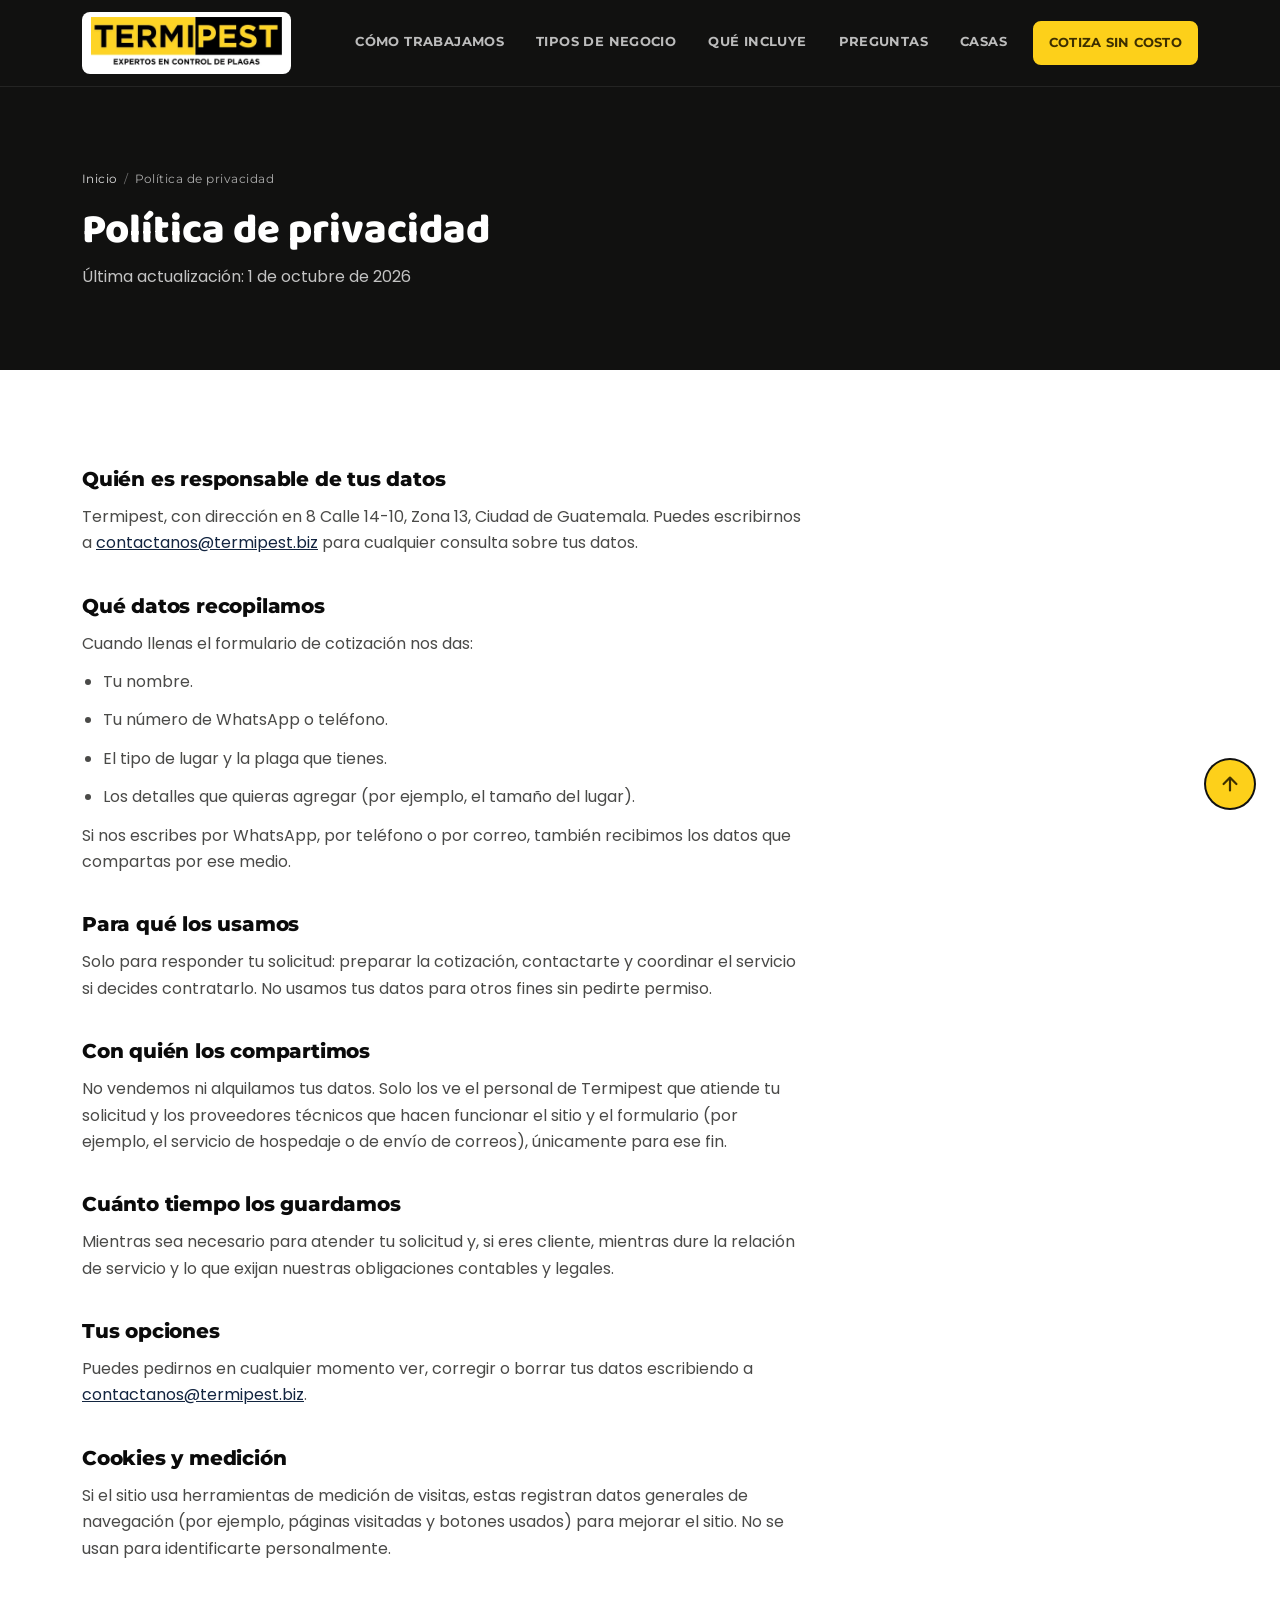
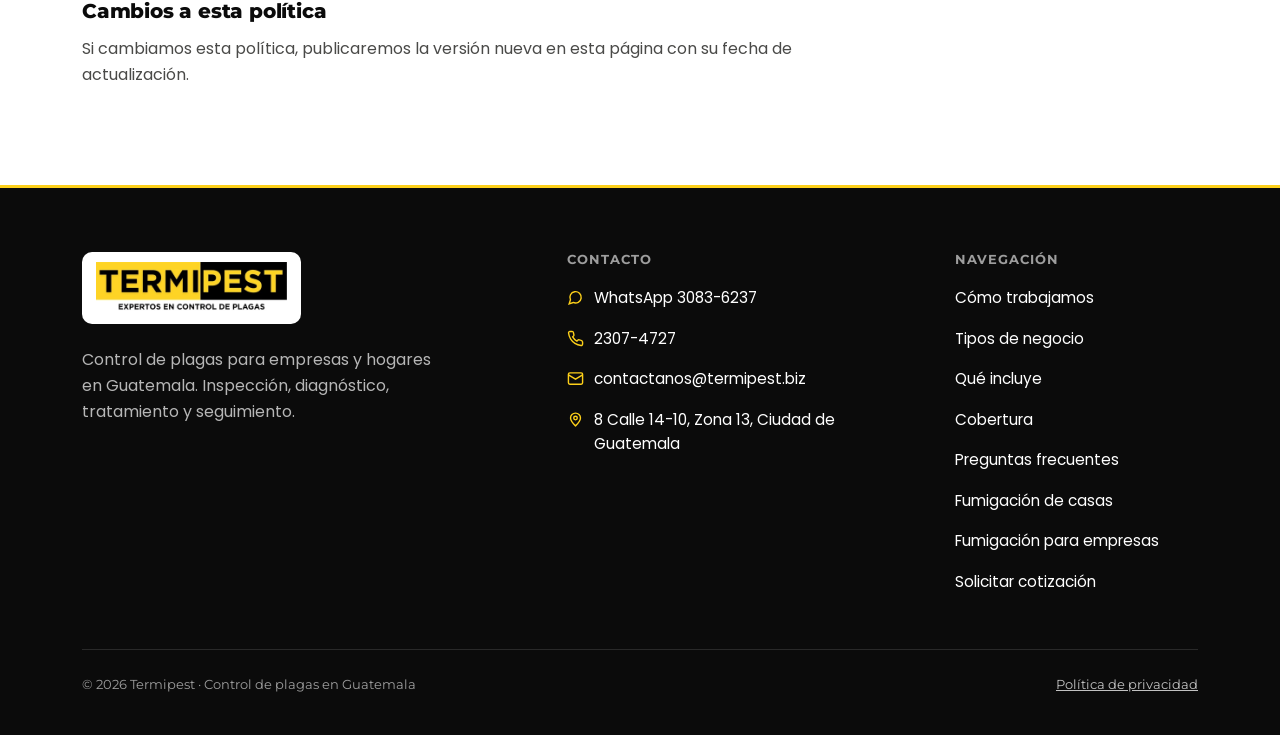
<file: v4/politica-de-privacidad/index.html>
<!doctype html>
<html lang="es">
<head>
  <meta charset="utf-8">
  <meta name="viewport" content="width=device-width, initial-scale=1">

  <title>Política de privacidad | Termipest</title>
  <meta name="description" content="Cómo usa Termipest los datos que nos compartes en el formulario de cotización, por WhatsApp o por teléfono.">
  <meta name="robots" content="noindex, nofollow">
  <link rel="canonical" href="https://www.termipestlatam.com/politica-de-privacidad/">
  <meta name="theme-color" content="#111110">

  <meta property="og:type" content="website">
  <meta property="og:locale" content="es_GT">
  <meta property="og:site_name" content="Termipest">
  <meta property="og:title" content="Política de privacidad | Termipest">
  <meta property="og:description" content="Cómo usa Termipest los datos que nos compartes en el formulario de cotización, por WhatsApp o por teléfono.">
  <meta property="og:url" content="https://www.termipestlatam.com/politica-de-privacidad/">
  <meta property="og:image" content="https://www.termipestlatam.com/assets/images/og-termipest.jpg">
  <meta property="og:image:width" content="1200">
  <meta property="og:image:height" content="630">
  <meta property="og:image:alt" content="Técnico de Termipest aplicando nebulización en un jardín">
  <meta name="twitter:card" content="summary_large_image">
  <meta name="twitter:title" content="Política de privacidad | Termipest">
  <meta name="twitter:description" content="Cómo usa Termipest los datos que nos compartes en el formulario de cotización, por WhatsApp o por teléfono.">
  <meta name="twitter:image" content="https://www.termipestlatam.com/assets/images/og-termipest.jpg">

  <link rel="icon" href="../assets/icons/favicon.svg" type="image/svg+xml">
  <link rel="icon" href="../assets/icons/favicon-32.png" sizes="32x32" type="image/png">
  <link rel="apple-touch-icon" href="../assets/icons/apple-touch-icon.png">

  <script>document.documentElement.classList.add('js');</script>

  <link rel="preconnect" href="https://fonts.googleapis.com">
  <link rel="preconnect" href="https://fonts.gstatic.com" crossorigin>
  <link rel="stylesheet" href="../assets/vendor/bootstrap-5.3.3/bootstrap.min.css">
  <link rel="stylesheet" href="https://fonts.googleapis.com/css2?family=Baloo+2:wght@800&family=Montserrat:wght@600;700;800&family=Poppins:wght@400;600&display=swap">
  <link rel="stylesheet" href="../assets/css/styles.css?v=202611171706">

</head>
<body>

<!-- Íconos reutilizables (se usan con <svg><use href="#id"></use></svg>) -->
<svg xmlns="http://www.w3.org/2000/svg" class="d-none" aria-hidden="true">
  <symbol id="i-wa" viewBox="0 0 24 24"><path fill="currentColor" d="M12.04 2C6.58 2 2.13 6.45 2.13 11.91c0 1.85.5 3.58 1.4 5.1L2 22l5.13-1.5a9.9 9.9 0 0 0 4.9 1.3h.01c5.46 0 9.91-4.45 9.91-9.9C21.95 6.45 17.5 2 12.04 2Zm5.8 14.1c-.24.68-1.4 1.3-1.94 1.38-.5.08-1.12.11-1.8-.12-.42-.14-.95-.31-1.65-.6-2.9-1.25-4.8-4.17-4.94-4.36-.14-.2-1.18-1.57-1.18-3 0-1.42.75-2.12 1.02-2.41.27-.3.58-.37.78-.37h.55c.18 0 .42-.07.65.5.24.6.82 2.06.89 2.2.07.15.12.32.02.52-.1.2-.15.32-.3.5-.14.17-.3.38-.43.5-.14.14-.29.29-.13.57.17.28.75 1.24 1.61 2 1.11.99 2.04 1.3 2.32 1.44.28.14.44.12.6-.07.17-.2.72-.84.91-1.13.19-.28.38-.23.63-.14.26.1 1.64.77 1.92.91.28.14.47.21.54.33.07.12.07.68-.17 1.35Z"/></symbol>
  <symbol id="i-check" viewBox="0 0 24 24"><path fill="none" stroke="currentColor" stroke-width="2" d="M20 6 9 17l-5-5"/></symbol>
  <symbol id="i-shield" viewBox="0 0 24 24"><path fill="none" stroke="currentColor" stroke-width="2" d="M12 2 3 6v6c0 5 4 8.5 9 10 5-1.5 9-5 9-10V6l-9-4Z"/></symbol>
  <symbol id="i-steps" viewBox="0 0 24 24"><path fill="none" stroke="currentColor" stroke-width="2" d="M3 12h4l3 8 4-16 3 8h4"/></symbol>
  <symbol id="i-chat" viewBox="0 0 24 24"><path fill="none" stroke="currentColor" stroke-width="2" d="M3 21l1.9-5.7A8 8 0 1 1 8.7 19L3 21Z"/></symbol>
  <symbol id="i-clock" viewBox="0 0 24 24"><g fill="none" stroke="currentColor" stroke-width="2"><path d="M12 8v4l3 3"/><circle cx="12" cy="12" r="9"/></g></symbol>
  <symbol id="i-search" viewBox="0 0 24 24"><g fill="none" stroke="currentColor" stroke-width="2"><circle cx="11" cy="11" r="7"/><path d="m21 21-4.3-4.3"/></g></symbol>
  <symbol id="i-briefcase" viewBox="0 0 24 24"><g fill="none" stroke="currentColor" stroke-width="2"><rect x="3" y="7" width="18" height="13" rx="2"/><path d="M8 7V5a2 2 0 0 1 2-2h4a2 2 0 0 1 2 2v2"/></g></symbol>
  <symbol id="i-pin" viewBox="0 0 24 24"><g fill="none" stroke="currentColor" stroke-width="2"><path d="M12 21s-7-6.5-7-11a7 7 0 0 1 14 0c0 4.5-7 11-7 11Z"/><circle cx="12" cy="10" r="2.5"/></g></symbol>
  <symbol id="i-phone" viewBox="0 0 24 24"><path fill="none" stroke="currentColor" stroke-width="2" d="M22 16.9v3a2 2 0 0 1-2.2 2 19.8 19.8 0 0 1-8.6-3 19.5 19.5 0 0 1-6-6 19.8 19.8 0 0 1-3-8.7A2 2 0 0 1 4.1 2h3a2 2 0 0 1 2 1.7c.1.9.3 1.8.6 2.7a2 2 0 0 1-.5 2.1L8 9.7a16 16 0 0 0 6 6l1.2-1.2a2 2 0 0 1 2.1-.5c.9.3 1.8.5 2.7.6a2 2 0 0 1 1.7 2Z"/></symbol>
  <symbol id="i-mail" viewBox="0 0 24 24"><g fill="none" stroke="currentColor" stroke-width="2"><rect x="2" y="4" width="20" height="16" rx="2"/><path d="m2 7 10 6 10-6"/></g></symbol>
  <symbol id="i-arrow" viewBox="0 0 24 24"><path fill="none" stroke="currentColor" stroke-width="2.2" d="M5 12h14M13 6l6 6-6 6"/></symbol>
  <symbol id="i-chev-l" viewBox="0 0 24 24"><path fill="none" stroke="currentColor" stroke-width="2" d="m15 18-6-6 6-6"/></symbol>
  <symbol id="i-chev-r" viewBox="0 0 24 24"><path fill="none" stroke="currentColor" stroke-width="2" d="m9 18 6-6-6-6"/></symbol>
  <symbol id="i-pause" viewBox="0 0 24 24"><g fill="currentColor"><rect x="6" y="5" width="4" height="14" rx="1"/><rect x="14" y="5" width="4" height="14" rx="1"/></g></symbol>
  <symbol id="i-play" viewBox="0 0 24 24"><path fill="currentColor" d="M8 5.5v13a1 1 0 0 0 1.5.86l10.5-6.5a1 1 0 0 0 0-1.72L9.5 4.64A1 1 0 0 0 8 5.5Z"/></symbol>
  <symbol id="i-up" viewBox="0 0 24 24"><path fill="none" stroke="currentColor" stroke-width="2.4" stroke-linecap="round" stroke-linejoin="round" d="M12 19V5M5 12l7-7 7 7"/></symbol>
  <symbol id="i-menu" viewBox="0 0 24 24"><path fill="none" stroke="currentColor" stroke-width="2.2" stroke-linecap="round" d="M4 7h16M4 12h16M4 17h16"/></symbol>
</svg>

<a class="skip-link" href="#contenido">Saltar al contenido</a>

<!-- ============ HEADER ============ -->
<header class="site-header">
  <nav class="navbar navbar-expand-lg" aria-label="Navegación principal">
    <div class="container">
      <a class="navbar-brand" href="../">
        <picture>
          <source type="image/webp" srcset="../assets/images/logo-termipest-440.webp">
          <img src="../assets/images/logo-termipest-440.png" width="440" height="120" alt="Termipest — Expertos en control de plagas" class="brand-logo">
        </picture>
      </a>

      <button class="navbar-toggler menu-toggle" type="button" data-bs-toggle="offcanvas" data-bs-target="#menuPrincipal"
              aria-controls="menuPrincipal" aria-label="Abrir menú">
        <svg aria-hidden="true"><use href="#i-menu"></use></svg>
      </button>

      <div class="offcanvas offcanvas-end site-menu" tabindex="-1" id="menuPrincipal" aria-labelledby="menuPrincipalTitulo">
        <div class="offcanvas-header">
          <p class="offcanvas-title" id="menuPrincipalTitulo">Menú</p>
          <button type="button" class="btn-close" data-bs-dismiss="offcanvas" aria-label="Cerrar menú"></button>
        </div>
        <div class="offcanvas-body">
          <ul class="navbar-nav ms-lg-auto">
            <li class="nav-item"><a class="nav-link" href="../#proceso">Cómo trabajamos</a></li>
            <li class="nav-item"><a class="nav-link" href="../#servicios">Tipos de negocio</a></li>
            <li class="nav-item"><a class="nav-link" href="../#incluye">Qué incluye</a></li>
            <li class="nav-item"><a class="nav-link" href="../#preguntas">Preguntas</a></li>
            <li class="nav-item"><a class="nav-link" href="../fumigacion-de-casas/">Casas</a></li>
          </ul>
          <a class="btn btn-primary nav-cta" href="../#cotizacion" data-track="click_quote" data-track-location="header">Cotiza sin costo</a>
          <div class="menu-contact d-lg-none">
            <a href="tel:+50223074727" data-track="click_phone" data-track-location="menu">
              <svg aria-hidden="true"><use href="#i-phone"></use></svg>¿Prefieres llamar? 2307-4727
            </a>
          </div>
        </div>
      </div>
    </div>
  </nav>
</header>

<main id="contenido">

  <section class="legal-hero" id="inicio" aria-labelledby="hero-titulo">
    <div class="container">
      <nav aria-label="Ruta de navegación">
        <ol class="crumbs"><li><a href="../">Inicio</a></li><li><span aria-current="page">Política de privacidad</span></li></ol>
      </nav>
      <h1 id="hero-titulo">Política de privacidad</h1>
      <p>Última actualización: 1 de octubre de 2026</p>
    </div>
  </section>

  <section class="section legal">
    <div class="container">
      <div class="legal-body">
        <h2>Quién es responsable de tus datos</h2>
        <p>Termipest, con dirección en 8 Calle 14-10, Zona 13, Ciudad de Guatemala. Puedes escribirnos a <a href="mailto:contactanos@termipest.biz">contactanos@termipest.biz</a> para cualquier consulta sobre tus datos.</p>

        <h2>Qué datos recopilamos</h2>
        <p>Cuando llenas el formulario de cotización nos das:</p>
        <ul>
          <li>Tu nombre.</li>
          <li>Tu número de WhatsApp o teléfono.</li>
          <li>El tipo de lugar y la plaga que tienes.</li>
          <li>Los detalles que quieras agregar (por ejemplo, el tamaño del lugar).</li>
        </ul>
        <p>Si nos escribes por WhatsApp, por teléfono o por correo, también recibimos los datos que compartas por ese medio.</p>

        <h2>Para qué los usamos</h2>
        <p>Solo para responder tu solicitud: preparar la cotización, contactarte y coordinar el servicio si decides contratarlo. No usamos tus datos para otros fines sin pedirte permiso.</p>

        <h2>Con quién los compartimos</h2>
        <p>No vendemos ni alquilamos tus datos. Solo los ve el personal de Termipest que atiende tu solicitud y los proveedores técnicos que hacen funcionar el sitio y el formulario (por ejemplo, el servicio de hospedaje o de envío de correos), únicamente para ese fin.</p>

        <h2>Cuánto tiempo los guardamos</h2>
        <p>Mientras sea necesario para atender tu solicitud y, si eres cliente, mientras dure la relación de servicio y lo que exijan nuestras obligaciones contables y legales.</p>

        <h2>Tus opciones</h2>
        <p>Puedes pedirnos en cualquier momento ver, corregir o borrar tus datos escribiendo a <a href="mailto:contactanos@termipest.biz">contactanos@termipest.biz</a>.</p>

        <h2>Cookies y medición</h2>
        <p>Si el sitio usa herramientas de medición de visitas, estas registran datos generales de navegación (por ejemplo, páginas visitadas y botones usados) para mejorar el sitio. No se usan para identificarte personalmente.</p>

        <h2>Cambios a esta política</h2>
        <p>Si cambiamos esta política, publicaremos la versión nueva en esta página con su fecha de actualización.</p>
      </div>
    </div>
  </section>

</main>

<!-- ============ 11 · FOOTER ============ -->
<footer class="site-footer">
  <div class="container">
    <div class="row g-4 g-lg-5">
      <div class="col-lg-5">
        <a class="footer-logo" href="../">
          <picture>
            <source type="image/webp" srcset="../assets/images/logo-termipest-440.webp">
            <img src="../assets/images/logo-termipest-440.png" width="440" height="120" alt="Termipest" loading="lazy" decoding="async">
          </picture>
        </a>
        <p class="text-soft footer-desc">Control de plagas para empresas y hogares en Guatemala. Inspección, diagnóstico, tratamiento y seguimiento.</p>
      </div>
      <div class="col-sm-6 col-lg-4">
        <h2 class="foot-title">Contacto</h2>
        <ul class="foot-list">
          <li><a href="https://wa.me/50230836237?text=Hola%20Termipest%2C%20quisiera%20solicitar%20informaci%C3%B3n%20sobre%20control%20de%20plagas." target="_blank" rel="noopener noreferrer" data-track="click_whatsapp" data-track-location="footer"><svg aria-hidden="true"><use href="#i-chat"></use></svg>WhatsApp 3083-6237</a></li>
          <li><a href="tel:+50223074727" data-track="click_phone" data-track-location="footer"><svg aria-hidden="true"><use href="#i-phone"></use></svg>2307-4727</a></li>
          <li><a href="mailto:contactanos@termipest.biz" data-track="click_email" data-track-location="footer"><svg aria-hidden="true"><use href="#i-mail"></use></svg>contactanos@termipest.biz</a></li>
          <!-- TODO: si existe el enlace real del perfil de Google Maps / Business Profile, convertir esta dirección en enlace. -->
          <li><address class="foot-address"><svg aria-hidden="true"><use href="#i-pin"></use></svg>8 Calle 14-10, Zona 13, Ciudad de Guatemala</address></li>
        </ul>
      </div>
      <div class="col-sm-6 col-lg-3">
        <h2 class="foot-title">Navegación</h2>
        <ul class="foot-list">
          <li><a href="../#proceso">Cómo trabajamos</a></li>
          <li><a href="../#servicios">Tipos de negocio</a></li>
          <li><a href="../#incluye">Qué incluye</a></li>
          <li><a href="../#cobertura">Cobertura</a></li>
          <li><a href="../#preguntas">Preguntas frecuentes</a></li>
          <li><a href="../fumigacion-de-casas/">Fumigación de casas</a></li>
          <li><a href="../fumigacion-industrial/">Fumigación para empresas</a></li>
          <li><a href="../#cotizacion">Solicitar cotización</a></li>
        </ul>
      </div>
    </div>
    <div class="foot-bottom">
      <span>© 2026 Termipest · Control de plagas en Guatemala</span>
      <a href="../politica-de-privacidad/" aria-current="page">Política de privacidad</a>
    </div>
  </div>
</footer>

<a class="to-top" href="#inicio" aria-label="Volver al inicio"><svg aria-hidden="true"><use href="#i-up"></use></svg></a>
<!-- Botón flotante de WhatsApp quitado en la versión 2: una sola acción (el formulario). -->

<script src="../assets/vendor/bootstrap-5.3.3/bootstrap.bundle.min.js" defer></script>
<script src="../assets/js/main.js?v=202611171706" defer></script>
</body>
</html>
</file>
<file: v3/styles.css>
/* Termipest · versión 3 · "Reporte de inspección"
   Retícula de líneas finas, etiquetas de ficha técnica, amarillo y negro de marca, luz de día.
   Sin esquinas redondas ni sombras: lo preciso transmite control. */

:root{
  --paper:#ffffff;
  --paper-2:#f5f3ec;
  --ink:#0b0b0b;
  --ink-2:#45443f;
  --line:#0b0b0b;
  --line-soft:#d9d5c7;
  --y:#fdd01a;
  --y-ink:#3d2f00;
  --f-head:'Archivo', 'Arial Narrow', system-ui, sans-serif;
  --f-body:'Inter', system-ui, -apple-system, 'Segoe UI', sans-serif;
  --f-mono:'IBM Plex Mono', ui-monospace, 'Consolas', monospace;
  --gut:clamp(16px, 4vw, 40px);
  --top-h:68px;
  --ease:cubic-bezier(.23,1,.32,1);
}

*,*::before,*::after{box-sizing:border-box;}
html{scroll-behavior:smooth;scroll-padding-top:calc(var(--top-h) + 8px);-webkit-text-size-adjust:100%;}
body{margin:0;background:var(--paper);color:var(--ink);font:400 1rem/1.6 var(--f-body);overflow-x:hidden;}
img{display:block;max-width:100%;height:auto;}
a{color:inherit;}
h1,h2,h3{font-family:var(--f-head);font-stretch:80%;font-weight:850;line-height:1.02;margin:0;letter-spacing:-.01em;text-transform:uppercase;}
p,ul,ol,dl,dd,figure{margin:0;padding:0;}
ul,ol{list-style:none;}
b{font-weight:700;}
:focus-visible{outline:3px solid var(--ink);outline-offset:3px;}
.sec-ink :focus-visible, .foot :focus-visible{outline-color:var(--y);}

.wrap{width:100%;max-width:1240px;margin-inline:auto;padding-inline:var(--gut);}
.skip{position:absolute;left:-999px;top:8px;z-index:100;background:var(--y);color:var(--ink);padding:10px 14px;font-weight:700;}
.skip:focus{left:8px;}
.mono, .label{font-family:var(--f-mono);font-weight:600;font-size:.78rem;letter-spacing:.06em;text-transform:uppercase;}
.label{display:inline-block;color:var(--ink-2);margin-bottom:14px;}
.y{color:var(--y);}
mark{background:linear-gradient(transparent 58%, var(--y) 58%);color:inherit;padding:0 .06em;}

/* botones: una sola acción */
.btn{display:inline-flex;align-items:center;justify-content:center;gap:10px;min-height:52px;padding:0 26px;background:var(--y);color:var(--ink);border:2px solid var(--ink);font:800 1rem/1 var(--f-head);font-stretch:90%;text-transform:uppercase;letter-spacing:.02em;text-decoration:none;white-space:nowrap;cursor:pointer;transition:background .18s var(--ease), color .18s var(--ease), transform .12s var(--ease);}
.btn:hover{background:var(--ink);color:var(--y);}
.btn:active{transform:translateY(1px);}
.btn-sm{min-height:42px;padding:0 16px;font-size:.88rem;}
.btn-block{width:100%;}
.link-arrow{display:inline-flex;align-items:center;min-height:44px;font-weight:600;text-decoration:underline;text-decoration-thickness:2px;text-underline-offset:5px;text-decoration-color:var(--y);}
.link-arrow::after{content:"→";margin-left:8px;}
.link-arrow:hover{text-decoration-color:var(--ink);}

/* ===== cabecera ===== */
.top{position:sticky;top:0;z-index:50;background:var(--paper);border-bottom:1px solid var(--line);}
.top-in{display:flex;align-items:center;gap:20px;height:var(--top-h);}
.logo img{width:132px;}
.nav{display:flex;gap:22px;margin-left:auto;font-weight:600;font-size:.92rem;}
.nav a{text-decoration:none;padding:6px 0;border-bottom:2px solid transparent;}
.nav a:hover{border-bottom-color:var(--y);}
.nav-phone{display:none;}
.burger{display:none;}
@media (max-width:960px){
  .nav{display:none;}
  .top .btn-sm{margin-left:auto;}
  .burger{display:grid;place-content:center;gap:6px;width:44px;height:44px;border:2px solid var(--ink);background:var(--paper);cursor:pointer;padding:0;}
  .burger span{display:block;width:20px;height:2px;background:var(--ink);transition:transform .2s var(--ease);}
  .burger[aria-expanded="true"] span:first-child{transform:translateY(4px) rotate(45deg);}
  .burger[aria-expanded="true"] span:last-child{transform:translateY(-4px) rotate(-45deg);}
  .nav.open{display:flex;flex-direction:column;gap:0;position:fixed;inset:var(--top-h) 0 0 0;background:var(--paper);padding:12px var(--gut) 32px;overflow-y:auto;font:850 1.7rem/1.1 var(--f-head);font-stretch:80%;text-transform:uppercase;}
  .nav.open a{padding:18px 0;border-bottom:1px solid var(--line-soft);}
  .nav.open .nav-phone{display:block;font:600 1rem/1.4 var(--f-body);text-transform:none;border:0;margin-top:12px;}
}
@media (max-width:380px){.logo img{width:104px;}.top .btn-sm{padding:0 12px;font-size:.8rem;}}

/* ===== 1 · hero ===== */
.hero{border-bottom:1px solid var(--line);}
.hero-grid{display:grid;gap:28px;padding-block:clamp(28px,6vw,72px) clamp(28px,4vw,48px);}
.hero-grid > *{min-width:0;}
@media (min-width:960px){.hero-grid{grid-template-columns:7fr 5fr;gap:56px;align-items:end;}}
.tag{display:inline-flex;align-items:center;gap:10px;font:600 .78rem/1.3 var(--f-mono);letter-spacing:.06em;text-transform:uppercase;border:1px solid var(--line);padding:8px 12px;margin-bottom:22px;}
.tag-dot{width:8px;height:8px;background:var(--y);outline:1px solid var(--ink);}
.hero h1{font-size:clamp(2.5rem, min(6.4vw, 9.5vh), 4.9rem);}
.lede{margin-top:22px;max-width:56ch;font-size:clamp(1.05rem,1.6vw,1.2rem);color:var(--ink-2);}
.hero-actions{display:flex;flex-wrap:wrap;align-items:center;gap:12px 24px;margin-top:28px;}
.micro{margin-top:14px;font:500 .8rem/1.4 var(--f-mono);color:var(--ink-2);}
.hero-photo{position:relative;border:1px solid var(--line);background:var(--paper-2);}
.hero-photo img{width:100%;aspect-ratio:4/5;object-fit:cover;object-position:50% 30%;}
.hero-photo figcaption{padding:12px 14px;border-top:1px solid var(--line);font-size:.9rem;color:var(--ink-2);background:var(--paper);}
.hero-photo figcaption .mono{display:block;color:var(--ink);margin-bottom:2px;}
@media (max-width:959px){.hero-photo img{aspect-ratio:16/11;}}

.facts{display:grid;grid-template-columns:repeat(2,minmax(0,1fr));border-top:1px solid var(--line);}
@media (min-width:860px){.facts{grid-template-columns:repeat(4,minmax(0,1fr));}}
.fact{padding:18px 16px 20px;border-right:1px solid var(--line);}
.fact:nth-child(2n){border-right:0;}
@media (max-width:859px){.fact:nth-child(-n+2){border-bottom:1px solid var(--line);}}
@media (min-width:860px){.fact:nth-child(2n){border-right:1px solid var(--line);}.fact:last-child{border-right:0;}}
.fact dt{font:900 clamp(1.9rem,4vw,2.8rem)/1 var(--f-head);font-stretch:75%;}
.fact dd{margin-top:6px;font-size:.9rem;color:var(--ink-2);}

/* ===== secciones ===== */
.sec{padding-block:clamp(56px,9vw,112px);border-bottom:1px solid var(--line);}
.sec-paper{background:var(--paper-2);}
.sec-ink{background:var(--ink);color:#fff;}
.sec-ink .label{color:var(--y);}
.sec-y{background:var(--y);color:var(--ink);}
.sec-y .label{color:var(--y-ink);}
.sec-head{max-width:620px;margin-bottom:clamp(28px,5vw,52px);}
.sec-head-wide{max-width:900px;}
.sec-head h2{font-size:clamp(2rem,4.6vw,3.4rem);}
.sec-head p:not(.label){margin-top:16px;font-size:1.06rem;color:var(--ink-2);}
.sec-ink .sec-head p:not(.label){color:rgba(255,255,255,.82);}
.split{display:grid;gap:32px;}
.split > *{min-width:0;}
@media (min-width:960px){.split{grid-template-columns:5fr 7fr;gap:64px;align-items:start;}.split .sec-head{margin-bottom:0;position:sticky;top:calc(var(--top-h) + 32px);}}

/* ===== 2 · síntomas ===== */
.checks{border-top:1px solid var(--line);}
.check{display:flex;gap:16px;align-items:flex-start;padding:20px 4px;border-bottom:1px solid var(--line);cursor:pointer;font-size:clamp(1.05rem,1.8vw,1.22rem);line-height:1.45;transition:background .15s;}
.check:hover{background:var(--paper-2);}
.check input{position:absolute;opacity:0;width:1px;height:1px;}
.box{flex:none;width:26px;height:26px;border:2px solid var(--ink);margin-top:1px;display:grid;place-items:center;background:var(--paper);}
.check input:checked + .box{background:var(--y);}
.check input:checked + .box::after{content:"";width:12px;height:7px;border-left:3px solid var(--ink);border-bottom:3px solid var(--ink);transform:translateY(-2px) rotate(-45deg);}
.check input:focus-visible + .box{outline:3px solid var(--ink);outline-offset:3px;}
.checks-out{padding:18px 4px 0;font-weight:600;}
.checks-out a{text-decoration-color:var(--y);text-decoration-thickness:3px;text-underline-offset:4px;}

.pests{margin-top:clamp(48px,7vw,80px);}
.pests .label{display:block;font-size:.78rem;font-family:var(--f-mono);text-transform:uppercase;font-weight:600;line-height:1.4;}
.pest-row{display:grid;grid-template-columns:repeat(3,minmax(0,1fr));border-top:1px solid var(--line);border-left:1px solid var(--line);}
@media (min-width:860px){.pest-row{grid-template-columns:repeat(6,minmax(0,1fr));}}
.pest-row a{display:flex;flex-direction:column;align-items:center;justify-content:flex-end;gap:12px;height:100%;min-height:132px;padding:18px 8px 16px;border-right:1px solid var(--line);border-bottom:1px solid var(--line);text-decoration:none;font-weight:700;font-size:.92rem;transition:background .15s;}
.pest-row img{height:56px;width:auto;object-fit:contain;transition:transform .25s var(--ease);}
.pest-row a:hover{background:var(--y);}
.pest-row a:hover img{transform:translateY(-4px) rotate(-6deg);}

/* ===== 3 · mecanismo ===== */
.steps{display:grid;gap:0;border-top:1px solid rgba(255,255,255,.25);}
@media (min-width:640px){.steps{grid-template-columns:repeat(2,minmax(0,1fr));}}
@media (min-width:1024px){.steps{grid-template-columns:repeat(4,minmax(0,1fr));}}
.step{padding:22px 18px 28px;border-bottom:1px solid rgba(255,255,255,.25);}
@media (min-width:640px){.step{border-right:1px solid rgba(255,255,255,.25);}}
.step img{width:100%;aspect-ratio:4/3;object-fit:cover;margin-bottom:18px;}
.step .mono{color:var(--y);}
.step h3{font-size:1.7rem;margin:4px 0 10px;}
.step p:last-child{color:rgba(255,255,255,.82);}

/* ===== 4 · beneficios (ritmo distinto: uno grande, dos chicos, uno amarillo) ===== */
.gains{display:grid;border-top:1px solid var(--line);border-left:1px solid var(--line);}
.gains > *{min-width:0;}
@media (min-width:860px){.gains{grid-template-columns:repeat(3,minmax(0,1fr));}.gain-big{grid-row:span 2;}.gain-y{grid-column:span 2;}}
.gain{padding:clamp(22px,3vw,36px);border-right:1px solid var(--line);border-bottom:1px solid var(--line);}
.gain h3{font-size:clamp(1.5rem,2.6vw,2rem);margin:10px 0 12px;}
.gain p:last-child{color:var(--ink-2);}
.gain-big{background:var(--ink);color:#fff;display:flex;flex-direction:column;justify-content:flex-end;min-height:280px;}
.gain-big .mono{color:var(--y);}
.gain-big h3{font-size:clamp(2rem,3.6vw,3rem);}
.gain-big p:last-child{color:rgba(255,255,255,.82);}
.gain-y{background:var(--y);}
.gain-y p:last-child{color:var(--y-ink);}

/* ===== 4b · tipos de negocio ===== */
#negocios .wrap{position:relative;}
.biz{border-top:1px solid var(--line);}
.biz a{display:grid;grid-template-columns:44px 1fr;gap:4px 14px;padding:18px 6px;border-bottom:1px solid var(--line);text-decoration:none;transition:background .15s, color .15s;}
.biz a > span:last-child{grid-column:2;color:var(--ink-2);}
.biz b{font:850 clamp(1.25rem,2.4vw,1.8rem)/1.1 var(--f-head);font-stretch:80%;text-transform:uppercase;}
.biz .mono{padding-top:6px;}
@media (min-width:860px){.biz a{grid-template-columns:60px minmax(0,1.1fr) minmax(0,1fr);align-items:baseline;}.biz a > span:last-child{grid-column:auto;}}
.biz a:hover, .biz a:focus-visible{background:var(--ink);color:#fff;}
.biz a:hover > span:last-child, .biz a:focus-visible > span:last-child{color:rgba(255,255,255,.8);}

/* ===== 5 · prueba ===== */
.stats{display:grid;grid-template-columns:repeat(2,minmax(0,1fr));gap:28px 20px;}
@media (min-width:860px){.stats{grid-template-columns:repeat(4,minmax(0,1fr));}}
.stats li{border-top:4px solid var(--ink);padding-top:14px;}
.stats b{display:block;font:900 clamp(2.2rem,5vw,3.8rem)/1 var(--f-head);font-stretch:75%;}
.stats li > span{display:block;margin-top:8px;color:var(--ink-2);font-size:.95rem;}
.certs{display:flex;flex-wrap:wrap;align-items:center;gap:14px 20px;margin-top:clamp(36px,5vw,56px);padding-top:24px;border-top:1px solid var(--line-soft);}
.certs p{font-weight:600;color:var(--ink-2);flex-basis:100%;}
@media (min-width:640px){.certs p{flex-basis:auto;}}
.certs img{width:84px;height:auto;border:1px solid var(--line-soft);background:#fff;}

/* ===== 6 · equipo ===== */
.sheet{border:1px solid var(--line);background:var(--paper);}
.roster{width:100%;border-collapse:collapse;}
.roster caption{text-align:left;padding:12px 16px;border-bottom:1px solid var(--line);background:var(--y);}
.roster th{text-align:left;font-weight:600;padding:16px;border-bottom:1px solid var(--line-soft);}
.roster td{text-align:right;padding:16px;border-bottom:1px solid var(--line-soft);font:900 1.8rem/1 var(--f-head);font-stretch:75%;width:72px;}
.ticks{padding:8px 16px 16px;}
.ticks li{position:relative;padding:12px 0 12px 30px;border-bottom:1px solid var(--line-soft);}
.ticks li:last-child{border-bottom:0;}
.ticks li::before{content:"";position:absolute;left:2px;top:19px;width:12px;height:7px;border-left:3px solid var(--ink);border-bottom:3px solid var(--ink);transform:rotate(-45deg);}

/* ===== 7 · objeciones ===== */
.qa{display:grid;border-top:2px solid var(--ink);}
@media (min-width:860px){.qa{grid-template-columns:repeat(2,minmax(0,1fr));}.qa > div:nth-child(odd){border-right:2px solid var(--ink);}}
.qa > div{padding:24px 4px 26px;border-bottom:2px solid var(--ink);min-width:0;}
@media (min-width:860px){.qa > div{padding:28px 28px 30px;}.qa > div:nth-child(odd){padding-left:0;}}
.qa h3{font-size:clamp(1.4rem,2.4vw,1.9rem);text-transform:none;margin-bottom:10px;}
.qa p{color:#2c2508;}

/* ===== 8 · oferta ===== */
.offer{display:grid;border:1px solid var(--line);}
@media (min-width:860px){.offer{grid-template-columns:7fr 5fr;}}
.offer > div{padding:clamp(22px,3vw,36px);min-width:0;}
.offer-in{border-bottom:1px solid var(--line);}
@media (min-width:860px){.offer-in{border-bottom:0;border-right:1px solid var(--line);}}
.offer h3{font-family:var(--f-mono);font-stretch:normal;font-size:.85rem;letter-spacing:.06em;margin-bottom:16px;}
.offer li{position:relative;padding:10px 0 10px 34px;border-bottom:1px solid var(--line-soft);}
.offer li:last-child{border-bottom:0;}
.offer-in li::before{content:"";position:absolute;left:0;top:12px;width:20px;height:20px;background:var(--y);border:2px solid var(--ink);}
.offer-in li::after{content:"";position:absolute;left:6px;top:17px;width:9px;height:5px;border-left:2px solid var(--ink);border-bottom:2px solid var(--ink);transform:rotate(-45deg);}
.offer-out{background:var(--paper-2);}
.offer-out li::before{content:"";position:absolute;left:3px;top:21px;width:14px;height:2px;background:var(--ink-2);}
.offer-out p{margin-top:16px;color:var(--ink-2);font-size:.95rem;}
.cities{margin-top:clamp(36px,5vw,56px);}
.cities ul{display:grid;border-top:1px solid var(--line);}
@media (min-width:760px){.cities ul{grid-template-columns:repeat(3,minmax(0,1fr));}}
.cities li{padding:16px 0;border-bottom:1px solid var(--line);}
@media (min-width:760px){.cities li{padding:16px 20px;border-right:1px solid var(--line);}.cities li:first-child{padding-left:0;}.cities li:last-child{border-right:0;}}
.cities b{display:block;font:850 1.3rem/1.1 var(--f-head);font-stretch:80%;text-transform:uppercase;}
.cities span{font:500 .8rem/1.4 var(--f-mono);color:var(--ink-2);}

/* ===== 9 · preguntas ===== */
.faq{border-top:1px solid var(--line);}
.faq details{border-bottom:1px solid var(--line);}
.faq summary{list-style:none;cursor:pointer;display:flex;justify-content:space-between;gap:16px;padding:20px 2px;font-weight:700;font-size:1.08rem;}
.faq summary::-webkit-details-marker{display:none;}
.faq summary::after{content:"+";font:500 1.5rem/1 var(--f-mono);flex:none;transition:transform .2s var(--ease);}
.faq details[open] summary::after{transform:rotate(45deg);}
.faq details p{padding:0 2px 22px;color:var(--ink-2);max-width:62ch;}
.faq a{text-decoration-color:var(--y);text-decoration-thickness:2px;}

/* ===== 10 · cierre ===== */
.close h2{font-size:clamp(2rem,4.4vw,3.2rem);color:#fff;}
.next{counter-reset:n;margin-top:28px;display:grid;gap:16px;}
.next li{counter-increment:n;position:relative;padding-left:48px;color:rgba(255,255,255,.86);}
.next li::before{content:counter(n);position:absolute;left:0;top:-3px;width:32px;height:32px;display:grid;place-items:center;background:var(--y);color:var(--ink);font:800 1rem/1 var(--f-mono);}
.next b{color:#fff;}
.alt{margin-top:28px;color:rgba(255,255,255,.75);}
.alt a{color:var(--y);font-weight:700;}
.form{display:grid;gap:16px;background:var(--paper);color:var(--ink);padding:clamp(20px,3vw,32px);border:2px solid var(--y);}
@media (min-width:600px){.form{grid-template-columns:repeat(2,minmax(0,1fr));}.field-full,.form .btn,.note,.status{grid-column:1 / -1;}}
.field{display:flex;flex-direction:column;gap:6px;min-width:0;}
.field label{font-weight:700;font-size:.92rem;}
.field label span{font-weight:400;color:var(--ink-2);}
.field input, .field select, .field textarea{width:100%;min-height:48px;padding:10px 12px;border:2px solid var(--ink);background:#fff;color:var(--ink);font:400 1rem/1.4 var(--f-body);border-radius:0;}
.field textarea{resize:vertical;}
.field input:focus, .field select:focus, .field textarea:focus{outline:3px solid var(--y);outline-offset:0;}
.help{font-size:.8rem;color:var(--ink-2);}
.err{display:none;font-size:.85rem;font-weight:600;color:#b00020;}
.field.bad .err{display:block;}
.field.bad input, .field.bad select{border-color:#b00020;}
.hp{position:absolute;left:-9999px;width:1px;height:1px;overflow:hidden;}
.note{font-size:.82rem;color:var(--ink-2);}
.note a{color:var(--ink);}
.status{padding:14px;background:var(--paper-2);border-left:4px solid var(--y);font-weight:600;}

/* ===== pie ===== */
.foot{background:var(--ink);color:rgba(255,255,255,.8);padding-block:48px 28px;}
.foot-grid{display:grid;gap:32px;}
@media (min-width:860px){.foot-grid{grid-template-columns:2fr 1.4fr 1fr;}}
.foot .label{color:var(--y);}
.foot-logo{width:150px;background:#fff;padding:8px;margin-bottom:14px;}
.foot li{padding:4px 0;}
.foot a{color:#fff;text-decoration-color:rgba(253,208,26,.6);}
.foot-legal{margin-top:36px;padding-top:18px;border-top:1px solid rgba(255,255,255,.18);font:500 .78rem/1.4 var(--f-mono);}

/* ===== aparición al bajar (solo vertical; con JS) ===== */
.js .rv{opacity:0;transform:translateY(18px);transition:opacity .6s var(--ease), transform .6s var(--ease);}
.js .rv.in{opacity:1;transform:none;}
@media (prefers-reduced-motion: reduce){
  html{scroll-behavior:auto;}
  .js .rv{transition-duration:.2s;transform:none;}
  .pest-row a:hover img{transform:none;}
}
</file>
<file: v4/assets/css/motion.css>
/* =====================================================================
   Termipest v4 · movimiento ligado al scroll
   Regla: sin la clase .motion (JS apagado o con error) todo se ve en su
   estado final y en altura normal. Con .motion, motion.js escribe --p (0→1)
   y --e (0→1 suavizado) en cada bloque [data-sc].
   ===================================================================== */
body{overflow-x:clip;}

/* ---------- 0 · Hero: al bajar, el texto sube y se desvanece y la foto se aleja ---------- */
.motion .hero .hero-text-col{
  transform:translate3d(0, calc(var(--p, 0) * -60px), 0);
  opacity:calc(1 - var(--p, 0) * 1.1);
  will-change:transform, opacity;
}
.motion .hero .hero-media{
  transform:scale(calc(1 - var(--p, 0) * .1));
  transform-origin:50% 0;
  border-radius:calc(var(--p, 0) * 40px);
  overflow:hidden;
  will-change:transform;
}

/* ---------- 1 · Frase que se enciende palabra por palabra ---------- */
.statement{background:var(--surface);padding-block:clamp(72px, 12vw, 140px);}
.statement-text{
  font-family:var(--font-head);font-weight:800;
  font-size:clamp(1.75rem, min(5.2vw, 8.5vh), 4.1rem);line-height:1.1;letter-spacing:-.02em;
  max-width:20ch;color:var(--text);text-wrap:balance;
}
.statement-text strong{font-weight:800;}
.motion .statement{height:240svh;padding:0;}
.motion .statement-pin{position:sticky;top:0;height:100svh;display:flex;align-items:center;}
.motion .statement.is-split .w{color:color-mix(in srgb, var(--text) 16%, transparent);transition:color .3s ease;}
.motion .statement.is-split .w.on{color:var(--text);}
.motion .statement.is-split .w-strong{
  background:linear-gradient(var(--brand-yellow), var(--brand-yellow)) 0 92% / 0 .3em no-repeat;
  transition:color .3s ease, background-size .5s var(--ease-out);
}
.motion .statement.is-split .w-strong.on{background-size:100% .3em;}

/* ---------- 2 · Escena que se abre a pantalla completa ---------- */
.cinema{position:relative;background:var(--brand-dark);color:#fff;}
.cinema-pin{position:relative;min-height:80svh;display:flex;align-items:flex-end;overflow:hidden;}
.cinema-frame{position:absolute;inset:0;margin:0;overflow:hidden;}
.cinema-img{width:100%;height:100%;object-fit:cover;object-position:68% 50%;}
.cinema-frame::after{
  content:"";position:absolute;inset:0;pointer-events:none;
  background:linear-gradient(90deg, rgba(11,11,11,.78) 0%, rgba(11,11,11,.45) 40%, rgba(11,11,11,0) 70%);
}
.cinema-copy{position:relative;z-index:1;padding-block:clamp(48px, 10vh, 120px);}
.cinema-copy .eyebrow{color:var(--brand-yellow);margin-bottom:12px;display:block;}
.cinema-copy h2{font-size:clamp(2rem, min(6vw, 9vh), 4.6rem);max-width:13ch;color:#fff;}
.cinema-copy p{margin-top:16px;max-width:38ch;font-size:clamp(1rem, 1.5vw, 1.2rem);color:rgba(255,255,255,.86);}
@media (max-width:767.98px){
  .cinema-img{object-position:72% 50%;}
  .cinema-frame::after{background:linear-gradient(0deg, rgba(11,11,11,.88) 0%, rgba(11,11,11,.55) 45%, rgba(11,11,11,0) 75%);}
}

.motion .cinema{height:280svh;background:var(--surface);}
.motion .cinema-pin{position:sticky;top:0;height:100svh;min-height:0;}
.motion .cinema{
  --k:min(1, calc(var(--p, 0) * 1.8));
  --t:max(0, min(1, calc((var(--p, 0) - .5) * 3.5)));
}
.motion .cinema-frame{
  clip-path:inset(calc((1 - var(--k)) * 16%) calc((1 - var(--k)) * 20%) round calc((1 - var(--k)) * 36px));
  will-change:clip-path;
}
.motion .cinema-img{transform:scale(calc(1.2 - var(--k) * .2));will-change:transform;}
.motion .cinema-frame::after{opacity:var(--t);}
.motion .cinema-copy{opacity:var(--t);transform:translate3d(0, calc((1 - var(--t)) * 48px), 0);}
@media (max-width:767.98px){
  .motion .cinema-frame{clip-path:inset(calc((1 - var(--k)) * 12%) calc((1 - var(--k)) * 7%) round calc((1 - var(--k)) * 24px));}
}

/* ---------- 3 · Proceso: pasos que avanzan con una foto fija al lado ---------- */
.sx-sec{background:var(--surface-alt);}
.sx-sec .sec-head{margin-bottom:clamp(24px, 4vw, 48px);}
.sx{position:relative;}
.sx-steps{counter-reset:none;display:grid;gap:40px;}
.sx-step{position:relative;}
.sx-inline{margin:0 0 18px;border-radius:18px;overflow:hidden;aspect-ratio:3 / 2;background:#ddd;}
.sx-inline img{width:100%;height:100%;object-fit:cover;}
.sx-num{
  display:block;font-family:var(--font-head);font-weight:800;font-size:clamp(3rem, 7vw, 5.5rem);line-height:1;
  color:transparent;-webkit-text-stroke:1.5px var(--accent-soft);margin-bottom:6px;
}
.sx-step .proc-head{display:flex;align-items:center;gap:10px;margin-bottom:8px;}
.sx-step .proc-icon{width:26px;height:26px;color:var(--accent);flex:none;}
.sx-step h3{font-size:clamp(1.5rem, 2.6vw, 2.1rem);}
.sx-step p{font-size:1.05rem;color:var(--text-muted);max-width:42ch;}
.sx-visual{display:none;}

@media (min-width:992px){
  .sx{display:grid;grid-template-columns:minmax(0, 1fr) minmax(0, 1.15fr);gap:clamp(40px, 6vw, 96px);}
  .sx-inline{display:none;}
  .sx-steps{gap:0;}
  .sx-step{min-height:72svh;display:flex;flex-direction:column;justify-content:center;}
  .sx-visual{display:flex;gap:18px;position:sticky;top:calc(var(--header-h) + 6svh);height:calc(88svh - var(--header-h));align-self:start;}
  .sx-stack{position:relative;flex:1;border-radius:24px;overflow:hidden;background:#222;box-shadow:var(--shadow);}
  .sx-shot{position:absolute;inset:0;margin:0;opacity:0;transform:scale(1.08);transition:opacity .7s var(--ease-out), transform 1.2s var(--ease-out);}
  .sx-shot.is-on{opacity:1;transform:scale(1);}
  .sx-shot img{width:100%;height:100%;object-fit:cover;}
  .sx-tag{
    position:absolute;left:18px;bottom:18px;z-index:2;padding:8px 14px;border-radius:999px;
    background:rgba(11,11,11,.72);color:#fff;font-family:var(--font-head);font-weight:700;font-size:.85rem;letter-spacing:.08em;
    backdrop-filter:blur(6px);
  }
  .sx-tag span{color:var(--brand-yellow);}
  .sx-bar{width:4px;border-radius:4px;background:color-mix(in srgb, var(--text) 12%, transparent);overflow:hidden;}
  .sx-bar i{display:block;width:100%;height:100%;background:var(--brand-yellow);transform:scaleY(0);transform-origin:50% 0;}
  .sx.is-live .sx-step{opacity:.28;transition:opacity .5s ease;}
  .sx.is-live .sx-step.is-on{opacity:1;}
  .sx.is-live .sx-step.is-on .sx-num{color:var(--brand-yellow);-webkit-text-stroke-color:var(--brand-yellow);}
}

/* ---------- 4 · Franja con profundidad (parallax vertical) ---------- */
.band{position:relative;min-height:clamp(380px, 78svh, 760px);display:flex;align-items:flex-end;overflow:hidden;background:var(--brand-dark);color:#fff;}
.band-media{position:absolute;inset:-12% 0;}
.band-img{width:100%;height:100%;object-fit:cover;object-position:70% 50%;}
.band::after{content:"";position:absolute;inset:0;background:linear-gradient(0deg, rgba(11,11,11,.82) 0%, rgba(11,11,11,.3) 50%, rgba(11,11,11,0) 80%);pointer-events:none;}
.band-copy{position:relative;z-index:1;padding-block:clamp(36px, 8vh, 80px);}
.band-line{font-family:var(--font-head);font-weight:800;font-size:clamp(1.35rem, min(3.6vw, 6vh), 2.8rem);line-height:1.12;max-width:24ch;text-transform:uppercase;}
.band-line span{color:var(--brand-yellow);}
.motion .band-media{transform:translate3d(0, calc((var(--p, .5) - .5) * -22%), 0);will-change:transform;}
.motion .band-copy{transform:translate3d(0, calc((1 - var(--e, 1)) * 60px), 0);}

/* ---------- 5 · El reporte se descubre de abajo hacia arriba ---------- */
.unveil{background:var(--surface);padding-block:clamp(64px, 9vw, 110px);}
.unveil-grid{display:grid;gap:28px;align-items:center;}
.unveil-copy .eyebrow{color:var(--accent-soft);display:block;margin-bottom:10px;}
.unveil-copy h2{font-size:clamp(1.9rem, min(5vw, 8vh), 3.8rem);}
.unveil-copy p{margin-top:14px;font-size:1.06rem;color:var(--text-muted);max-width:44ch;}
.unveil-media{margin:0;border-radius:22px;overflow:hidden;aspect-ratio:3 / 2;background:#ddd;}
.unveil-img{width:100%;height:100%;object-fit:cover;}
@media (min-width:992px){ .unveil-grid{grid-template-columns:minmax(0, .85fr) minmax(0, 1.15fr);gap:72px;} }

.motion .unveil{height:230svh;padding:0;}
.motion .unveil-pin{position:sticky;top:0;height:100svh;display:flex;align-items:center;}
.motion .unveil{
  --k:min(1, calc(var(--p, 0) * 1.9));
  --t:min(1, calc(var(--p, 0) * 2.6));
}
.motion .unveil-media{clip-path:inset(calc((1 - var(--k)) * 100%) 0 0 0 round 22px);will-change:clip-path;}
.motion .unveil-img{transform:scale(calc(1.25 - var(--k) * .25));}
.motion .unveil-copy{opacity:var(--t);transform:translate3d(0, calc((1 - var(--t)) * 40px), 0);}
@media (max-width:991.98px){
  .motion .unveil-grid{gap:20px;}
  .unveil-media{aspect-ratio:auto;height:min(42svh, 62vw);}
}

/* ---------- 6 · Tarjetas que suben con un pequeño zoom ---------- */
.js .reveal-rise{transform:translateY(56px) scale(.95);}
.js .reveal-rise.in{transform:none;}

/* Las apariciones suaves NO se apagan con "reducir movimiento" (Windows lo trae activado).
   Solo se quitan los efectos intrusivos: escenas fijas largas y escalas. */
@media (prefers-reduced-motion: reduce){
  .js .reveal{opacity:0;transform:translateY(16px);transition:opacity .6s ease, transform .6s ease;}
  .js .reveal.in{opacity:1;transform:none;}
}
</file>
<file: assets/css/styles.css>
/* =====================================================================
   Termipest — estilos propios
   Bootstrap 5 resuelve estructura (container, grid, navbar/offcanvas,
   carousel, forms, utilidades). Este archivo aporta la identidad:
   colores, tipografía, hero, tarjetas, efectos y microinteracciones.
   Índice:
     1. Tokens y modo oscuro      8. Servicios (carrusel)
     2. Base + puente Bootstrap   9. Proceso
     3. Botones                  10. Por qué / Respaldo / Cobertura
     4. Header y menú            11. FAQ
     5. Hero                     12. Formulario de cotización
     6. Franja de confianza      13. Footer y botones flotantes
     7. Plagas                   14. Animaciones de entrada / movimiento reducido
   ===================================================================== */

/* ---------- 1. Tokens ----------
   Dos familias separadas:
   · --brand-*  colores de identidad. NO cambian con el tema. Header, hero, plagas, servicios, proceso,
                por qué, cobertura, cotización y footer los usan siempre (son oscuros/amarillos por diseño).
   · superficies adaptables (--surface, --surface-alt, --surface-raised, --text, --text-muted, --line, --accent…)
                cambian entre modo claro y oscuro. Las usan respaldo, FAQ, formulario, tarjetas claras y fondos neutros. */
:root{
  /* marca (fijos) */
  --brand-black:#0b0b0b;
  --brand-dark:#111110;
  --brand-carbon:#161614;
  --brand-yellow:#fdd01a;
  --brand-yellow-hover:#ffdb45;
  --brand-yellow-ink:#3d2f00;   /* texto sobre amarillo: 8.9:1 */
  --brand-navy:#132540;
  --brand-night:#0d1522;
  --on-brand:#ffffff;           /* texto sobre fondos de marca oscuros */
  --on-brand-muted:rgba(255,255,255,.72);

  /* superficies adaptables: modo claro */
  --surface:#ffffff;            /* fondo de página / secciones neutras */
  --surface-alt:#f4f3ef;        /* crema / gris cálido */
  --surface-raised:#ffffff;     /* tarjetas y paneles */
  --surface-cream:#fffcf2;      /* panel del formulario */
  --text:#0b0b0b;
  --text-muted:#4a4a48;
  --line:#e2ded2;
  --accent:#132540;             /* azul marino para íconos, foco y bordes sobre superficies */
  --accent-soft:#26405f;        /* azul marino para texto pequeño (eyebrows, números) */
  --shadow:0 18px 40px -22px rgba(11,11,11,.35);

  --ease-out:cubic-bezier(0.23, 1, 0.32, 1);
  --font-display:'Baloo 2', ui-sans-serif, system-ui, sans-serif;
  --font-head:'Montserrat', ui-sans-serif, system-ui, sans-serif;
  --font-body:'Poppins', ui-sans-serif, system-ui, sans-serif;
  --header-h:85px;
}

/* Modo oscuro (preferencia del sistema o data-theme="dark"): solo cambian las superficies, nunca --brand-* */
@media (prefers-color-scheme: dark){
  :root:not([data-theme="light"]){
    --surface:#121211;
    --surface-alt:#1a1a17;
    --surface-raised:#1f1f1c;
    --surface-cream:#1f1f1c;
    --text:#f4f3ef;
    --text-muted:#c9c6ba;
    --line:#34332b;
    --accent:#8aa6cc;
    --accent-soft:#9db5d6;
    --shadow:0 18px 40px -20px rgba(0,0,0,.6);
  }
}
:root[data-theme="dark"]{
  --surface:#121211;
  --surface-alt:#1a1a17;
  --surface-raised:#1f1f1c;
  --surface-cream:#1f1f1c;
  --text:#f4f3ef;
  --text-muted:#c9c6ba;
  --line:#34332b;
  --accent:#8aa6cc;
  --accent-soft:#9db5d6;
  --shadow:0 18px 40px -20px rgba(0,0,0,.6);
}

/* ---------- 2. Base + puente con Bootstrap ---------- */
:root{
  --bs-body-font-family:var(--font-body);
  --bs-body-line-height:1.6;
  --bs-body-color:var(--text);
  --bs-body-bg:var(--surface);
  --bs-border-color:var(--line);
  --bs-link-color:var(--accent-soft);
  --bs-link-color-rgb:38,64,95;
  --bs-link-hover-color:var(--text);
  --bs-focus-ring-color:rgba(253,208,26,.45);
}
@media (prefers-reduced-motion: no-preference){
  html{scroll-behavior:smooth;}
}
html{scroll-padding-top:16px;}
body{
  background:var(--surface);
  color:var(--text);
  -webkit-font-smoothing:antialiased;
  overflow-x:hidden;
}
img, svg, picture{max-width:100%;}
img{display:block;height:auto;}
ul, ol{list-style:none;margin:0;padding:0;}
p{margin:0;}

h1, h2, h3{
  font-family:var(--font-display);
  font-weight:800;
  line-height:1.04;
  text-wrap:balance;
  margin:0;
  color:inherit;
}
h2{
  font-family:var(--font-head);
  text-transform:uppercase;
  letter-spacing:-.01em;
  line-height:1.08;
}
.eyebrow{
  display:inline-block;
  font-family:var(--font-head);
  font-weight:700;
  letter-spacing:.14em;
  text-transform:uppercase;
  font-size:.8rem;
}
.eyebrow-navy{color:var(--accent-soft);}
.text-soft{color:var(--text-muted);}

/* contenedor con el ancho de la marca (1180px) sobre los breakpoints de Bootstrap */
@media (min-width:1400px){ .container{max-width:1180px;} }

.section{padding-block:clamp(64px, 9vw, 96px);position:relative;}
.section-tight{padding-block:clamp(48px, 7vw, 72px);}
.bg-paper-dim{background:var(--surface-alt);}
.bg-yellow{background:var(--brand-yellow);}

:focus-visible{outline:3px solid var(--accent);outline-offset:2px;}

.skip-link{
  position:absolute;left:12px;top:-60px;z-index:100;
  background:var(--brand-yellow);color:var(--brand-yellow-ink);
  font-family:var(--font-head);font-weight:700;
  padding:10px 16px;border-radius:8px;text-decoration:none;
  transition:top .2s ease;
}
.skip-link:focus{top:12px;}

.grid-tex{
  position:absolute;inset:0;pointer-events:none;opacity:.12;
  background-image:
    linear-gradient(rgba(255,255,255,.4) 1px, transparent 1px),
    linear-gradient(90deg, rgba(255,255,255,.4) 1px, transparent 1px);
  background-size:42px 42px;
  mask-image:linear-gradient(to bottom, black, transparent 88%);
}

/* títulos de sección */
.sec-head{max-width:640px;margin-bottom:clamp(32px, 5vw, 52px);}
.sec-head .eyebrow{color:var(--accent-soft);margin-bottom:10px;display:block;}
.sec-head h2{font-size:clamp(1.6rem, 3.2vw, 2.4rem);}
.sec-head p{color:var(--text-muted);margin-top:16px;font-size:1.05rem;}
.sec-head-center{max-width:none;text-align:center;margin-bottom:36px;}
.sec-head-inverse .eyebrow{color:var(--brand-yellow);}
.sec-head-inverse h2, .sec-head-inverse p{color:#fff;}
.sec-head-inverse p{color:rgba(255,255,255,.85);}
.sec-head-on-yellow .eyebrow, .sec-head-on-yellow h2{color:var(--brand-yellow-ink);}
.h2-sm{font-size:clamp(1.3rem, 2.4vw, 1.6rem) !important;}
.h2-md{font-size:clamp(1.5rem, 2.8vw, 1.8rem);}

/* ---------- 3. Botones (sobre las variables de .btn de Bootstrap) ---------- */
.btn{
  --bs-btn-font-family:var(--font-head);
  --bs-btn-font-weight:700;
  --bs-btn-font-size:.95rem;
  --bs-btn-padding-x:22px;
  --bs-btn-padding-y:12px;
  --bs-btn-border-radius:8px;
  --bs-btn-border-width:2px;
  display:inline-flex;align-items:center;justify-content:center;gap:8px;
  min-height:48px;
  letter-spacing:.02em;text-transform:uppercase;
  transition:transform .2s var(--ease-out), box-shadow .2s var(--ease-out), background-color .2s ease, border-color .2s ease, color .2s ease;
}
.btn svg{width:18px;height:18px;flex:none;}
.btn:focus-visible{outline:3px solid var(--accent);outline-offset:2px;box-shadow:none;}
@media (hover:hover) and (pointer:fine){
  .btn:hover{transform:translateY(-2px);}
}
.btn:active{transform:translateY(0) scale(.98);}
.btn-primary{
  --bs-btn-color:var(--brand-yellow-ink);
  --bs-btn-bg:var(--brand-yellow);
  --bs-btn-border-color:var(--brand-yellow);
  --bs-btn-hover-color:var(--brand-yellow-ink);
  --bs-btn-hover-bg:var(--brand-yellow-hover);
  --bs-btn-hover-border-color:var(--brand-yellow-hover);
  --bs-btn-active-color:var(--brand-yellow-ink);
  --bs-btn-active-bg:#efc100;
  --bs-btn-active-border-color:#efc100;
  --bs-btn-disabled-color:var(--brand-yellow-ink);
  --bs-btn-disabled-bg:var(--brand-yellow);
  --bs-btn-disabled-border-color:var(--brand-yellow);
  box-shadow:var(--shadow);
}
.btn-ghost{
  --bs-btn-color:#fff;
  --bs-btn-border-color:#fff;
  --bs-btn-hover-color:var(--brand-dark);
  --bs-btn-hover-bg:#fff;
  --bs-btn-hover-border-color:#fff;
  --bs-btn-active-color:var(--brand-dark);
  --bs-btn-active-bg:#e8e8e8;
}
.btn-ghost-dark{
  --bs-btn-color:var(--text);
  --bs-btn-border-color:var(--text);
  --bs-btn-hover-color:var(--surface);
  --bs-btn-hover-bg:var(--text);
  --bs-btn-hover-border-color:var(--text);
}

/* ---------- 4. Header y menú ----------
   Siempre oscuro (color de marca), en modo claro y oscuro. El logo trae una franja blanca propia,
   así que va sobre una placa blanca (igual que en el footer). */
.site-header{position:relative;background:var(--brand-dark);color:var(--on-brand);border-bottom:1px solid rgba(255,255,255,.08);}
.site-header :focus-visible{outline-color:var(--brand-yellow);}
.site-header .navbar{--bs-navbar-padding-y:12px;}
.navbar-brand{padding:5px 9px;margin-right:24px;background:#fff;border-radius:8px;line-height:0;}
.brand-logo{height:52px;width:auto;}
@media (max-width:575.98px){ .brand-logo{height:42px;} }

.menu-toggle{
  width:48px;height:48px;padding:0;border:2px solid rgba(255,255,255,.22);border-radius:10px;
  display:inline-flex;align-items:center;justify-content:center;color:var(--on-brand);
}
.menu-toggle svg{width:26px;height:26px;}
.menu-toggle:focus{box-shadow:none;}
.menu-toggle:focus-visible{outline:3px solid var(--brand-yellow);outline-offset:2px;}

.site-menu .nav-link{
  font-family:var(--font-head);font-weight:700;letter-spacing:.05em;
  text-transform:uppercase;font-size:.9rem;color:var(--on-brand-muted);
  border-bottom:2px solid transparent;
  transition:color .2s ease, border-color .2s ease;
}
.site-menu .nav-link:hover, .site-menu .nav-link:focus-visible{color:var(--on-brand);border-color:var(--brand-yellow);}
.nav-cta{--bs-btn-padding-x:18px;--bs-btn-padding-y:9px;--bs-btn-font-size:.85rem;min-height:44px;}

/* desktop: menú en línea */
@media (min-width:992px){
  .site-menu .navbar-nav{gap:22px;margin-right:26px;align-items:center;}
  .site-menu .nav-link{padding:6px 2px;white-space:nowrap;}
  .nav-cta{white-space:nowrap;}
}
@media (min-width:992px) and (max-width:1399.98px){
  .site-menu .navbar-nav{gap:16px;margin-right:18px;}
  .site-menu .nav-link{font-size:.8rem;letter-spacing:.03em;}
  .nav-cta{--bs-btn-padding-x:14px;--bs-btn-font-size:.8rem;}
}
@media (min-width:992px) and (max-width:1199.98px){
  .brand-logo{height:50px;}
  .site-menu .navbar-nav{gap:10px;margin-right:12px;}
  .site-menu .nav-link{font-size:.74rem;letter-spacing:.02em;}
}
/* móvil/tablet: panel Offcanvas */
@media (max-width:991.98px){
  .site-menu{--bs-offcanvas-width:min(88vw, 360px);background:var(--brand-dark);color:var(--on-brand);}
  .site-menu .offcanvas-header{border-bottom:1px solid rgba(255,255,255,.12);padding:18px 20px;}
  .site-menu .offcanvas-title{font-family:var(--font-head);font-weight:800;text-transform:uppercase;letter-spacing:.1em;font-size:.85rem;}
  .site-menu .btn-close{width:44px;height:44px;padding:0;margin:-8px -8px -8px auto;background-size:16px;filter:invert(1) grayscale(1) brightness(2);opacity:.85;}
  .site-menu .offcanvas-body{display:flex;flex-direction:column;gap:20px;padding:12px 20px 28px;}
  .site-menu .nav-link{font-size:1.05rem;padding:14px 4px;border-bottom:1px solid rgba(255,255,255,.12);}
  .site-menu .nav-link:hover, .site-menu .nav-link:focus-visible{border-color:var(--brand-yellow);}
  .nav-cta{--bs-btn-padding-y:14px;--bs-btn-font-size:.95rem;width:100%;min-height:52px;}
  .menu-contact{display:flex;flex-direction:column;gap:6px;margin-top:auto;}
  .menu-contact a{display:flex;align-items:center;gap:10px;min-height:44px;color:var(--on-brand);text-decoration:none;font-weight:600;}
  .menu-contact svg{width:20px;height:20px;color:var(--brand-yellow);}
}

/* ---------- 5. Hero ---------- */
.hero{
  position:relative;overflow:hidden;background:var(--brand-dark);color:#fff;
  display:grid;grid-template-columns:1fr;
}
@media (min-width:992px){
  .hero{grid-template-columns:minmax(0,64fr) minmax(0,36fr);min-height:min(780px, calc(100svh - var(--header-h)));}
}
/* foto original de nebulización, muy tenue, como textura detrás del texto */
.hero-bg{position:absolute;inset:0;z-index:0;overflow:hidden;pointer-events:none;}
.hero-bg img{width:100%;height:100%;object-fit:cover;object-position:30% 50%;opacity:.3;}
.hero-bg::after{
  content:"";position:absolute;inset:0;
  background:linear-gradient(90deg, rgba(17,17,16,.96) 0%, rgba(17,17,16,.86) 55%, rgba(17,17,16,.72) 100%);
}
@media (min-width:992px){ .hero-bg{inset:0 36% 0 0;} }

.hero-text-col{
  position:relative;z-index:2;align-self:center;
  padding:48px 20px 44px;
}
@media (min-width:576px){ .hero-text-col{padding:56px 32px 52px;} }
@media (min-width:992px){
  .hero-text-col{padding:clamp(28px, 6vh, 64px) 56px clamp(32px, 7vh, 72px) max(28px, calc((100vw - 1180px) / 2 + 12px));}
}
.hero-seal{position:absolute;z-index:-1;top:50%;left:-30px;transform:translateY(-50%);width:260px;max-width:70%;opacity:.16;filter:blur(3px);pointer-events:none;}
@media (min-width:992px){ .hero-seal{left:-70px;width:380px;} }

.hero-kicker{
  display:inline-flex;align-items:center;gap:10px;margin-bottom:16px;
  padding:6px 12px;border-radius:999px;color:rgba(255,255,255,.88);
  background:rgba(255,255,255,.06);border:1px solid rgba(255,255,255,.14);
  letter-spacing:.1em;font-size:.72rem;
}
.hero-kicker-dot{width:8px;height:8px;border-radius:50%;background:var(--brand-yellow);flex:none;animation:kicker-pulse 2.4s ease-out infinite;}
@keyframes kicker-pulse{0%{box-shadow:0 0 0 0 rgba(253,208,26,.6);}70%,100%{box-shadow:0 0 0 10px rgba(253,208,26,0);}}

.hero h1{color:#fff;font-size:clamp(1.9rem, 6.4vw, 2.4rem);}
@media (min-width:992px){ .hero h1{font-size:clamp(2rem, min(3.3vw, 6.4vh), 3.1rem);} }
.hero-mark{position:relative;white-space:nowrap;z-index:0;}
.hero-mark::after{
  content:"";position:absolute;left:-2px;right:-2px;bottom:.06em;height:.2em;z-index:-1;
  background:var(--brand-yellow);border-radius:4px;transform-origin:left center;
}
.hero .lede{font-size:1.02rem;color:rgba(255,255,255,.85);max-width:56ch;margin-top:14px;}
.hero-cta{display:flex;flex-wrap:wrap;gap:12px;margin-top:22px;}
.hero-note{margin-top:10px;font-size:.85rem;color:rgba(255,255,255,.7);}
@media (max-width:575.98px){
  .hero-cta .btn{width:100%;}
}
.hero .btn:focus-visible{outline-color:var(--brand-yellow);}

.hero-badges{display:flex;flex-wrap:wrap;gap:8px;margin-top:20px;}
.hero-badge{
  display:flex;align-items:center;gap:8px;font-family:var(--font-head);
  font-weight:600;letter-spacing:.02em;font-size:.85rem;color:#fff;
  padding:8px 14px 8px 10px;border-radius:999px;
  background:rgba(255,255,255,.06);border:1px solid rgba(255,255,255,.14);
}
.hero-badge svg{width:20px;height:20px;flex:none;padding:3px;border-radius:50%;background:var(--brand-yellow);color:var(--brand-yellow-ink);}

/* pantallas bajas de laptop: compactar para que el mensaje quepa en la primera vista */
@media (min-width:992px) and (max-height:620px){
  .hero-text-col{padding-top:20px;padding-bottom:22px;}
  .hero-kicker{margin-bottom:10px;}
  .hero .lede{margin-top:10px;font-size:.96rem;}
  .hero-cta{margin-top:14px;}
  .hero-cta .btn{--bs-btn-padding-y:9px;min-height:44px;}
  .hero-badges{margin-top:12px;}
}

/* panel de fotos: Bootstrap Carousel (fade) con la estética del mockup */
.hero-media{position:relative;z-index:1;height:clamp(360px, 96vw, 520px);}
@media (min-width:992px){ .hero-media{height:auto;min-height:100%;} }
.hero-media .carousel-inner{position:absolute;inset:0;overflow:hidden;touch-action:pan-y;}
.hero-media .carousel-item{height:100%;}
.hero-media .carousel-item picture, .hero-media .carousel-item img{width:100%;height:100%;}
.hero-media .carousel-item img{
  object-fit:cover;object-position:50% 35%;
  transform:scale(1.08);transition:transform 6s linear;
}
.hero-media .carousel-item.active img{transform:scale(1);}
.hero-media .carousel-item img.obj-nebulizacion{object-position:38% 50%;}
/* sombreado inferior dentro de cada diapositiva, debajo del texto */
.hero-media .carousel-item::after{
  content:"";position:absolute;inset:0;z-index:1;pointer-events:none;
  background:linear-gradient(0deg, rgba(11,11,11,.9) 0%, rgba(11,11,11,.5) 32%, rgba(11,11,11,0) 60%);
}
/* texto y controles alineados a la izquierda: a la derecha queda el botón flotante de WhatsApp */
.hero-caption{
  position:absolute;left:24px;right:24px;bottom:84px;z-index:3;text-align:left;
}
.cap-step{font-family:var(--font-head);font-weight:800;font-size:1.15rem;color:#fff;letter-spacing:.01em;}
.cap-text{font-size:.9rem;color:rgba(255,255,255,.82);margin:2px 0 0;max-width:34ch;}
.hero-controls{
  position:absolute;left:24px;bottom:22px;z-index:4;
  display:flex;align-items:center;gap:10px;
}
.hero-indicators{position:static;margin:0;padding:0;gap:6px;width:160px;}
.hero-indicators [data-bs-target]{
  flex:1;width:auto;height:28px;margin:0;padding:0;border:0;opacity:1;
  text-indent:0;background:none;position:relative;box-sizing:border-box;
}
.hero-indicators [data-bs-target]::before,
.hero-indicators [data-bs-target]::after{
  content:"";position:absolute;left:0;right:0;top:50%;height:3px;margin-top:-1.5px;border-radius:3px;
}
.hero-indicators [data-bs-target]::before{background:rgba(255,255,255,.3);}
.hero-indicators [data-bs-target]::after{background:var(--brand-yellow);transform:scaleX(0);transform-origin:left center;}
.hero-indicators .active::after{transform:scaleX(1);}
.hero-media.is-running .hero-indicators .active::after{animation:bar-fill var(--hero-interval, 5000ms) linear forwards;}
@keyframes bar-fill{from{transform:scaleX(0);}to{transform:scaleX(1);}}

.hero-toggle, .svc-btn{
  width:44px;height:44px;border-radius:50%;flex:none;cursor:pointer;
  display:flex;align-items:center;justify-content:center;
  background:rgba(17,17,16,.35);border:1.5px solid rgba(255,255,255,.35);color:#fff;
  transition:background-color .2s ease, border-color .2s ease, color .2s ease, transform .15s var(--ease-out);
}
.hero-toggle svg, .svc-btn svg{width:18px;height:18px;}
.hero-toggle:active, .svc-btn:active{transform:scale(.94);}
@media (hover:hover) and (pointer:fine){
  .hero-toggle:hover, .svc-btn:hover{background:var(--brand-yellow);border-color:var(--brand-yellow);color:var(--brand-yellow-ink);}
}
.icon-play{display:none;}
.is-stopped .icon-play{display:block;}
.is-stopped .icon-pause{display:none;}
.hero-media :focus-visible{outline:3px solid var(--brand-yellow);outline-offset:3px;}

/* ---------- 6. Franja de confianza ---------- */
.trust{background:var(--brand-yellow);color:var(--brand-yellow-ink);}
.trust-item{
  display:flex;align-items:center;gap:10px;
  padding:16px 4px;font-family:var(--font-head);font-weight:600;letter-spacing:.02em;font-size:.95rem;
}
.trust-item + .trust-item{border-top:1px solid rgba(61,47,0,.2);}
.trust-item svg{width:18px;height:18px;color:var(--brand-navy);flex:none;}
@media (min-width:768px){
  .trust-item{justify-content:center;text-align:center;padding:24px 18px;}
  .trust-item + .trust-item{border-top:0;border-left:1px solid rgba(61,47,0,.2);}
}

/* ---------- 7. Plagas ---------- */
/* La foto real del roedor queda visible: en móvil/tablet como franja superior, en escritorio a la derecha.
   El oscurecido es localizado (detrás del texto y en los bordes), no uniforme sobre toda la foto.
   La sección es siempre oscura (marca); solo las tarjetas son superficie adaptable al tema. */
.plagas-sec{overflow:hidden;background:var(--brand-dark);padding-top:calc(var(--plagas-band) - 64px);--plagas-band:290px;}
.plagas-bg, .plagas-bg-gradient{position:absolute;top:0;left:0;right:0;height:var(--plagas-band);}
.plagas-bg{z-index:0;}
.plagas-bg img{width:100%;height:100%;object-fit:cover;object-position:76% 45%;filter:brightness(.9) contrast(1.04);}
.plagas-bg-gradient{
  z-index:1;
  background:
    linear-gradient(0deg, var(--brand-dark) 0%, rgba(17,17,16,.7) 22%, rgba(17,17,16,0) 55%),
    linear-gradient(90deg, rgba(17,17,16,.45) 0%, rgba(17,17,16,0) 40%);
}
.plagas-sec .container{z-index:2;}
@media (min-width:576px) and (max-width:991.98px){ .plagas-sec{--plagas-band:380px;} }
@media (min-width:992px){
  .plagas-sec{padding-top:clamp(72px, 8vw, 104px);}
  .plagas-bg, .plagas-bg-gradient{left:48%;height:520px;} /* alto fijo: la foto no se agranda cuando las tarjetas ocupan 2 filas */
  .plagas-bg img{object-position:78% 40%;}
  .plagas-bg-gradient{
    background:
      linear-gradient(90deg, var(--brand-dark) 0%, rgba(17,17,16,.55) 14%, rgba(17,17,16,0) 34%),
      linear-gradient(0deg, var(--brand-dark) 0%, rgba(17,17,16,0) 28%),
      linear-gradient(180deg, rgba(17,17,16,.35) 0%, rgba(17,17,16,0) 22%);
  }
  .plagas-head{max-width:460px;min-height:330px;}
}
@media (min-width:1200px){ .plagas-bg, .plagas-bg-gradient{left:42%;} }
.pest-card{
  height:100%;
  display:flex;flex-direction:column;align-items:center;gap:8px;text-align:center;
  padding:20px 12px 18px;border-radius:12px;text-decoration:none;color:var(--text);
  background:var(--surface-raised);border:1px solid var(--line);
  transition:transform .25s var(--ease-out), box-shadow .25s var(--ease-out), border-color .25s var(--ease-out);
}
.pest-card img{height:40px;width:auto;max-width:72px;object-fit:contain;transition:transform .35s var(--ease-out);}
.pest-card h3{font-family:var(--font-head);font-weight:700;font-size:1rem;letter-spacing:.01em;}
.pest-card p{font-size:.82rem;line-height:1.4;color:var(--text-muted);}
.pest-card:hover, .pest-card:focus-visible{border-color:var(--accent);box-shadow:var(--shadow);color:var(--text);}
@media (hover:hover) and (pointer:fine){
  .pest-card:hover{transform:translateY(-4px);}
  .pest-card:hover img{animation:pest-wiggle .6s var(--ease-out);}
}
@keyframes pest-wiggle{0%,100%{transform:rotate(0);}30%{transform:rotate(-8deg);}60%{transform:rotate(6deg);}}
.icon-mono{filter:none;}
@media (prefers-color-scheme: dark){ :root:not([data-theme="light"]) .icon-mono{filter:invert(1);} }
:root[data-theme="dark"] .icon-mono{filter:invert(1);}

/* cucaracha que cruza el borde inferior de la sección de vez en cuando (solo decorativa) */
.critter{position:absolute;bottom:10px;right:-60px;z-index:3;pointer-events:none;animation:scurry 36s linear infinite;animation-delay:-12s;}
.critter img{width:14px;height:auto;transform:rotate(-90deg);opacity:.7;filter:invert(1);} /* clara: cruza sobre fondo oscuro */
@keyframes scurry{
  0%   {transform:translate(0,0) rotate(0deg);opacity:0;}
  5%   {opacity:1;}
  10%  {transform:translate(-8vw,-2px) rotate(-2deg);}
  16%  {transform:translate(-16vw,0) rotate(2deg);}
  22%  {transform:translate(-24vw,-2px) rotate(-2deg);}
  28%  {transform:translate(calc(-100vw - 60px),0) rotate(0deg);}
  100% {transform:translate(calc(-100vw - 60px),0) rotate(0deg);}
}

/* ---------- 8. Servicios (carrusel propio: tarjeta central + vecinas asomando) ---------- */
.servicios-sec{
  position:relative;overflow:hidden;background:var(--brand-dark);color:#fff;
  border-top:1px solid rgba(255,255,255,.07); /* separa de #plagas, que también es oscura */
  padding-block:clamp(48px, 8vh, 72px) clamp(40px, 6vh, 56px);
}
.servicios-sec::before{
  content:"";position:absolute;left:50%;bottom:-18%;width:min(900px,120vw);aspect-ratio:2/1;
  transform:translateX(-50%);pointer-events:none;
  background:radial-gradient(closest-side, rgba(253,208,26,.12), transparent);
}
.servicios-text{position:relative;z-index:2;text-align:center;margin-bottom:clamp(16px, 3vh, 28px);}
.servicios-text .eyebrow{color:var(--brand-yellow);}
.servicios-text h2{margin-top:8px;font-size:clamp(1.45rem, min(2.5vw, 5vh), 2rem);}
.servicios-text p{color:rgba(255,255,255,.82);margin:12px auto 0;max-width:720px;font-size:.98rem;}

.svc-root{position:relative;z-index:2;--card-w:clamp(340px, min(34vw, calc((100svh - 280px) * 5 / 4)), 460px);}
.svc-track{
  position:relative;display:flex;gap:clamp(14px, 2vw, 24px);overflow-x:auto;
  scroll-snap-type:x mandatory;overscroll-behavior-x:contain;
  padding:10px calc(50% - var(--card-w) / 2) 14px;
  scrollbar-width:none;
}
.svc-track::-webkit-scrollbar{display:none;}
.svc-track:focus{outline:none;}
/* bucle infinito (main.js): durante un desplazamiento programado o el salto invisible copia → original
   el snap se apaga (si no, el navegador "reajusta" a mitad de camino) y las tarjetas no animan su cambio.
   La foto se deja animar a propósito: su zoom lento continúa igual en la tarjeta original. */
.svc-track.is-gliding, .svc-track.is-jumping{scroll-snap-type:none;}
.segment-card.is-swapping,
.segment-card.is-swapping::before,
.segment-card.is-swapping::after,
.is-swapping .segment-body::before,
.is-swapping .segment-more,
.is-swapping .segment-desc,
.is-swapping .segment-cta{transition:none !important;}
/* degradados en los bordes para que las tarjetas lejanas se disuelvan en la sección */
.svc-root::before, .svc-root::after{
  content:"";position:absolute;top:0;height:calc(100% - 76px);width:7vw;z-index:3;pointer-events:none;
}
.svc-root::before{left:0;background:linear-gradient(90deg, var(--brand-dark), transparent);}
.svc-root::after{right:0;background:linear-gradient(-90deg, var(--brand-dark), transparent);}

.segment-card{
  flex:0 0 var(--card-w);aspect-ratio:5/4;
  scroll-snap-align:center;scroll-snap-stop:always;
  position:relative;margin:0;border-radius:16px;overflow:hidden;box-shadow:var(--shadow);
  transform:scale(.9);cursor:pointer;
  transition:transform .55s var(--ease-out), box-shadow .55s var(--ease-out);
}
.segment-card picture, .segment-card img{width:100%;height:100%;}
.segment-card img{object-fit:cover;transition:transform 6s linear;}
.segment-card::before{
  content:"";position:absolute;inset:0;z-index:1;
  background:linear-gradient(0deg, rgba(11,11,11,.97) 0%, rgba(11,11,11,.88) 42%, rgba(11,11,11,.45) 68%, rgba(11,11,11,0) 88%);
}
.segment-card::after{
  content:"";position:absolute;inset:0;z-index:3;background:rgba(17,17,16,.5);
  transition:opacity .55s var(--ease-out);pointer-events:none;
}
.segment-body{position:absolute;left:0;right:0;bottom:0;z-index:2;padding:clamp(18px, 2.4vw, 28px);}
.segment-num{display:block;font-family:var(--font-head);font-weight:800;font-size:.8rem;letter-spacing:.14em;color:var(--brand-yellow);}
.segment-label{
  font-family:var(--font-head);font-weight:800;letter-spacing:.01em;
  font-size:clamp(1.1rem, 1.6vw, 1.35rem);line-height:1.2;color:#fff;margin-top:4px;text-wrap:balance;
  text-shadow:0 1px 3px rgba(0,0,0,.55);
}
.segment-desc{color:rgba(255,255,255,.95);text-shadow:0 1px 2px rgba(0,0,0,.6);font-size:.9rem;line-height:1.5;margin-top:8px;max-width:42ch;}
.segment-cta{
  --bs-btn-padding-x:14px;--bs-btn-padding-y:8px;--bs-btn-font-size:.74rem;
  min-height:40px;margin-top:12px;gap:6px;white-space:nowrap;
}
.segment-cta svg{width:14px;height:14px;}
.segment-cta:focus-visible{outline-color:#fff;}
/* el texto entra con su propio ritmo, un instante después de que la tarjeta se asienta */
.segment-desc, .segment-cta{
  opacity:0;transform:translateY(10px);visibility:hidden;
  transition:opacity .35s ease-out, transform .45s var(--ease-out), visibility 0s linear .45s;
}
.segment-card.is-active{transform:scale(1);cursor:default;box-shadow:0 30px 60px -28px rgba(0,0,0,.8);}
.segment-card.is-active::after{opacity:0;}
.segment-card.is-active img{transform:scale(1.06);}
.segment-card.is-active .segment-desc, .segment-card.is-active .segment-cta{
  opacity:1;transform:none;visibility:visible;
  transition:opacity .4s ease-out .15s, transform .5s var(--ease-out) .15s, visibility 0s;
}
.segment-card.is-active .segment-cta{transition-delay:.22s;}
@media (hover:hover) and (pointer:fine){
  .segment-card:not(.is-active):hover{transform:scale(.92);}
  .segment-card:not(.is-active):hover::after{opacity:.6;}
  /* con mouse, la tarjeta destacada muestra solo el título; descripción y botón aparecen al pasar
     el mouse o al llegar con el teclado. En pantallas táctiles quedan siempre visibles. */
  .segment-card::before{background:linear-gradient(0deg, rgba(11,11,11,.88) 0%, rgba(11,11,11,.4) 28%, rgba(11,11,11,0) 50%);}
  .segment-body{isolation:isolate;}
  .segment-body::before{
    content:"";position:absolute;inset:-60% 0 0 0;z-index:-1;pointer-events:none;
    background:linear-gradient(0deg, rgba(11,11,11,.9) 0%, rgba(11,11,11,.72) 55%, rgba(11,11,11,0));
    opacity:0;transition:opacity .35s ease;
  }
  .segment-more{display:grid;grid-template-rows:0fr;transition:grid-template-rows .4s var(--ease-out);}
  .segment-more > div{overflow:hidden;padding:4px;margin:-4px;}
  .segment-card.is-active:not(:hover):not(:focus-within) .segment-desc,
  .segment-card.is-active:not(:hover):not(:focus-within) .segment-cta{
    opacity:0;transform:translateY(10px);transition:opacity .2s ease-out, transform .3s var(--ease-out);
  }
  .segment-card.is-active:is(:hover, :focus-within) .segment-more{grid-template-rows:1fr;}
  .segment-card.is-active:is(:hover, :focus-within) .segment-body::before{opacity:1;}
}

/* controles: contador · progreso segmentado · anterior / siguiente / pausa */
.svc-controls{display:flex;align-items:center;gap:16px;max-width:640px;margin:12px auto 0;}
.svc-counter{
  font-family:var(--font-head);font-weight:700;letter-spacing:.08em;font-size:.9rem;
  color:rgba(255,255,255,.65);min-width:4.6em;font-variant-numeric:tabular-nums;
}
.svc-counter b{color:var(--brand-yellow);font-weight:800;}
.svc-dots{flex:1;display:flex;}
.svc-dots li{flex:1;display:flex;}
.svc-dot{flex:1;height:44px;padding:0 3px;border:0;background:none;cursor:pointer;position:relative;}
.svc-dot::before, .svc-dot::after{content:"";position:absolute;left:3px;right:3px;top:50%;height:4px;margin-top:-2px;border-radius:4px;}
.svc-dot::before{background:rgba(255,255,255,.22);transition:background-color .2s ease;}
.svc-dot::after{background:var(--brand-yellow);transform:scaleX(0);transform-origin:left center;}
.svc-dot:hover::before{background:rgba(255,255,255,.45);}
.svc-dot[aria-current="true"]::after{transform:scaleX(1);}
.svc-root.is-running .svc-dot[aria-current="true"]::after{animation:bar-fill var(--svc-interval, 5200ms) linear forwards;}
.svc-root.is-running.is-paused .svc-dot[aria-current="true"]::after{animation-play-state:paused;}
.svc-btns{display:flex;gap:8px;}
.svc-btn{background:transparent;border-color:rgba(255,255,255,.3);}
.servicios-sec :focus-visible{outline:3px solid var(--brand-yellow);outline-offset:3px;}

@media (max-width:991.98px){
  .svc-root{--card-w:64vw;}
  .svc-root::before, .svc-root::after{width:4vw;}
}
@media (max-width:575.98px){
  .svc-root{--card-w:82vw;}
  .segment-card{aspect-ratio:4/5;transform:scale(.94);}
  .segment-desc{font-size:.92rem;}
  .svc-root::before, .svc-root::after{display:none;}
  .svc-controls{gap:10px;}
  .svc-counter{display:none;}
  .svc-btns{gap:6px;}
}

/* ---------- 9. Proceso (línea de tiempo con paso activo) ----------
   Servicios = explorar (negro, tarjetas). Proceso = explicar (azul noche, retícula técnica).
   Comparten amarillo, numeración 01–04, líneas de progreso y la misma curva --ease-out.
   Sin JS (.proc sin .is-ready) los 4 pasos se ven completos y con el mismo peso. */
.proceso-sec{
  background:
    radial-gradient(ellipse 70% 60% at 10% 0%, rgba(38,64,95,.6), transparent 70%),
    radial-gradient(ellipse 50% 60% at 100% 100%, rgba(253,208,26,.06), transparent 70%),
    var(--brand-night);
  color:#fff;overflow:hidden;border-top:1px solid rgba(255,255,255,.06);
}
.proceso-sec .container{position:relative;z-index:1;}
.proc{--node:64px;--proc-gap:28px;--proc-interval:4600ms;--proc-blue:#8aa6cc;}

/* móvil y tablet: línea vertical (número a la izquierda, texto a la derecha) */
.proc-steps{display:grid;grid-template-columns:minmax(0,1fr);max-width:640px;}
.proc-step{
  position:relative;display:grid;grid-template-columns:var(--node) minmax(0,1fr);
  column-gap:18px;padding-bottom:32px;
}
.proc-step:last-child{padding-bottom:0;}
/* tramo que une cada paso con el siguiente: base tenue (::before) + relleno amarillo (::after) */
.proc-step::before, .proc-step::after{
  content:"";position:absolute;border-radius:2px;
  left:calc(var(--node) / 2 - 1px);width:2px;top:calc(var(--node) + 8px);bottom:8px;
}
.proc-step::before{background:rgba(138,166,204,.26);}
.proc-step::after{
  background:var(--brand-yellow);transform:scaleY(0);transform-origin:top center;
  transition:transform .8s var(--ease-out);
}
.proc-step.is-done::after{transform:scaleY(1);}
.proc-step:last-child::before{display:none;}
.proc-step:last-child::after{visibility:hidden;} /* sin línea, pero su animación sigue marcando el tiempo del paso 04 */

.proc-node{
  width:var(--node);height:var(--node);border-radius:50%;padding:0;
  display:flex;align-items:center;justify-content:center;
  font-family:var(--font-display);font-weight:800;font-size:1.25rem;line-height:1;
  color:#fff;background:transparent;border:2px solid var(--brand-yellow);cursor:default;
  transition:background-color .45s var(--ease-out), border-color .45s ease, color .45s ease,
             box-shadow .6s var(--ease-out), transform .45s var(--ease-out);
}
.proc-node span{position:relative;top:.06em;} /* Baloo asienta los números un poco altos */
.proc-node:focus-visible{outline:3px solid var(--brand-yellow);outline-offset:4px;}
.proc-body{padding-top:calc((var(--node) - 1.75rem) / 2);transition:transform .5s var(--ease-out);}
.proc-head{display:flex;align-items:center;gap:10px;margin-bottom:8px;}
.proc-icon{width:22px;height:22px;flex:none;color:var(--brand-yellow);transition:color .45s ease, transform .5s var(--ease-out);}
.proc-step h3{font-family:var(--font-head);font-weight:700;text-transform:uppercase;font-size:1.1rem;letter-spacing:.02em;color:#fff;transition:color .45s ease;}
.proc-step p{color:rgba(255,255,255,.85);font-size:.98rem;max-width:40ch;transition:color .45s ease;}

/* con JS: un paso destacado; los demás bajan de intensidad pero siguen legibles (contraste AA) */
.proc.is-ready .proc-node{cursor:pointer;border-color:rgba(138,166,204,.55);color:var(--proc-blue);}
.proc.is-ready .proc-step.is-done .proc-node{border-color:var(--brand-yellow);color:#fff;}
.proc.is-ready .proc-step:not(.is-active) h3{color:rgba(255,255,255,.74);}
.proc.is-ready .proc-step:not(.is-active) p{color:rgba(255,255,255,.62);}
.proc.is-ready .proc-step:not(.is-active) .proc-icon{color:var(--proc-blue);}
.proc.is-ready .proc-step.is-active .proc-node{
  background:var(--brand-yellow);border-color:var(--brand-yellow);color:#0b0b0b;transform:scale(1.06);
  box-shadow:0 0 0 6px rgba(253,208,26,.12), 0 0 26px rgba(253,208,26,.28);
}
.proc.is-ready .proc-step.is-active .proc-body{transform:translateY(-4px);animation:proc-in .6s var(--ease-out);}
.proc.is-ready .proc-step.is-active .proc-icon{transform:scale(1.12);}
@media (hover:hover) and (pointer:fine){
  .proc.is-ready .proc-step:not(.is-active) .proc-node:hover{border-color:var(--brand-yellow);color:#fff;}
}
@keyframes proc-in{from{opacity:.45;}to{opacity:1;}}

/* escritorio: 4 columnas; la línea amarilla avanza hacia el siguiente paso mientras dura el actual */
@media (min-width:992px){
  .proc-steps{grid-template-columns:repeat(4, minmax(0,1fr));column-gap:var(--proc-gap);max-width:none;}
  .proc-step{grid-template-columns:minmax(0,1fr);row-gap:20px;padding-bottom:0;}
  .proc-step::before, .proc-step::after{
    top:calc(var(--node) / 2 - 1px);bottom:auto;height:2px;width:auto;
    left:calc(var(--node) + 10px);right:calc(10px - var(--proc-gap));
  }
  .proc-step::after{transform:scaleX(0);transform-origin:left center;}
  .proc-step.is-done::after{transform:scaleX(1);}
  .proc-step:last-child::after{right:auto;width:2px;}
  .proc-body{padding-top:0;}
  .proc.is-running .proc-step.is-active::after{animation:proc-advance var(--proc-interval) linear forwards;}
  .proc.is-running.is-paused .proc-step.is-active::after{animation-play-state:paused;}
}
@keyframes proc-advance{from{transform:scaleX(0);}to{transform:scaleX(1);}}
@media (max-width:575.98px){
  .proc{--node:52px;}
  .proc-step{column-gap:16px;padding-bottom:28px;}
  .proc-node{font-size:1.1rem;}
  .proc-step h3{font-size:1.02rem;}
  .proc-step p{font-size:.95rem;}
}

/* ---------- 10. Por qué / Respaldo / Cobertura ----------
   Ritmo de la segunda mitad: proceso (azul noche) → por qué (amarillo | carbón) → respaldo (papel)
   → cobertura (azul marino) → FAQ (blanco) → cotización (carbón + amarillo) → footer (negro).
   Estas secciones usan colores fijos (no las variables que cambian en modo oscuro) porque siempre son oscuras/amarillas. */
.why-sec{position:relative;overflow:hidden;background:var(--brand-carbon);color:#fff;}
.why-sec :focus-visible{outline-color:var(--brand-yellow);}
/* panel amarillo: en móvil ocupa todo el ancho; en escritorio llega hasta el borde izquierdo de la pantalla */
.why-intro{position:relative;z-index:0;isolation:isolate;padding-block:clamp(56px, 8vw, 104px);}
.why-intro::before{content:"";position:absolute;z-index:-1;top:0;bottom:0;left:-100vw;right:-100vw;background:var(--brand-yellow);}
.why-seal{position:absolute;z-index:-1;right:-12px;bottom:12px;width:clamp(160px, 22vw, 260px);height:auto;filter:brightness(0);opacity:.08;pointer-events:none;}
.why-intro .eyebrow{color:var(--brand-yellow-ink);}
.why-intro h2{color:#0b0b0b;font-size:clamp(1.9rem, 3.4vw, 2.75rem);margin-top:12px;}
.why-lede{color:#2b2400;font-size:1.08rem;font-weight:500;margin-top:18px;max-width:30ch;}
.why-panel{padding-block:clamp(36px, 6vw, 96px);}
.why-list{display:grid;gap:12px;}
.why-item{
  position:relative;display:grid;grid-template-columns:1.6rem 26px minmax(0,1fr);column-gap:16px;align-items:start;
  padding:20px;border:1px solid rgba(255,255,255,.1);border-radius:12px;
  transition:background-color .3s ease, border-color .3s ease;
}
.why-item::before{
  content:"";position:absolute;left:-1px;top:16px;bottom:16px;width:3px;border-radius:3px;background:var(--brand-yellow);
  transform:scaleY(0);transform-origin:top center;transition:transform .35s var(--ease-out);
}
.why-num{font-family:var(--font-head);font-weight:800;font-size:.78rem;letter-spacing:.14em;color:rgba(255,255,255,.55);padding-top:5px;transition:color .3s ease;}
.why-item svg{width:26px;height:26px;color:var(--brand-yellow);transition:transform .35s var(--ease-out);}
.why-item h3{font-family:var(--font-head);font-weight:700;font-size:1.1rem;line-height:1.25;color:#fff;}
.why-item p{color:rgba(255,255,255,.74);font-size:.95rem;margin-top:4px;}
@media (max-width:575.98px){
  .why-item{grid-template-columns:26px minmax(0,1fr);padding-right:44px;}
  .why-num{position:absolute;top:18px;right:16px;padding-top:0;}
}
@media (min-width:992px){
  .why-intro{padding-right:56px;}
  .why-intro::before{right:0;}
  .why-panel{padding-left:56px;}
  .why-list{gap:0;}
  .why-item{border-width:0 0 1px;border-radius:0;padding:24px 20px;}
  .why-item:first-child{border-top-width:1px;}
}
@media (hover:hover) and (pointer:fine){
  .why-item:hover{background:rgba(255,255,255,.045);}
  .why-item:hover::before{transform:scaleY(1);}
  .why-item:hover svg{transform:translateX(3px);}
  .why-item:hover .why-num{color:var(--brand-yellow);}
}

/* respaldo: franja de confianza compacta */
.trust-band{background:var(--surface-alt);padding-block:clamp(44px, 6vw, 68px);border-bottom:1px solid var(--line);}
.trust-band-inner{display:flex;flex-direction:column;align-items:center;justify-content:center;text-align:center;gap:28px;}
.trust-band-text h2{font-size:clamp(1.3rem, 2.4vw, 1.7rem);margin-top:8px;}
.trust-band-text p{color:var(--text-muted);margin-top:8px;}
.trust-band-text::after{content:"";display:block;width:56px;height:4px;border-radius:4px;background:var(--brand-yellow);margin:16px auto 0;}
@media (min-width:768px){
  .trust-band-inner{flex-direction:row;text-align:left;gap:clamp(40px, 7vw, 96px);}
  .trust-band-text::after{margin-left:0;}
}
.cert-row{display:flex;flex-wrap:wrap;gap:16px;justify-content:center;}
.cert-slot{
  background:#fff;border:1px solid var(--line);border-radius:14px;padding:16px 24px;
  display:flex;align-items:center;justify-content:center;width:clamp(150px, 40vw, 210px);height:128px;
  box-shadow:0 14px 30px -22px rgba(11,11,11,.4);
  transition:transform .3s var(--ease-out), box-shadow .3s var(--ease-out), border-color .3s ease;
}
.cert-slot img{max-width:100%;max-height:92px;width:auto;object-fit:contain;}
/* el PNG de NPMA trae mucho margen blanco: se recorta para que el logo tenga el mismo peso que el otro */
.cert-slot img.cert-crop{width:100%;height:100%;max-height:none;object-fit:cover;}
@media (hover:hover) and (pointer:fine){
  .cert-slot:hover{transform:translateY(-3px);border-color:var(--brand-yellow);box-shadow:0 20px 36px -22px rgba(11,11,11,.5);}
}

/* cobertura: panel azul marino, ciudades como bloques grandes, mapa claro con pins que laten muy lento */
.cov-sec{background:var(--brand-navy);color:#fff;overflow:hidden;}
.cov-sec::before{
  content:"";position:absolute;right:-10%;top:-30%;width:60%;aspect-ratio:1;pointer-events:none;
  background:radial-gradient(closest-side, rgba(253,208,26,.08), transparent);
}
.cov-sec .container{position:relative;}
.cov-sec .eyebrow{color:var(--brand-yellow);}
.cov-sec h2{color:#fff;}
.cov-sec :focus-visible{outline-color:var(--brand-yellow);}
.cov-lede{color:rgba(255,255,255,.82);margin-top:14px;font-size:1.05rem;max-width:42ch;}
.city-list{display:grid;gap:12px;margin-top:28px;}
.city-card{
  display:grid;grid-template-columns:1.6rem minmax(0,1fr);column-gap:18px;align-items:center;
  padding:18px 22px;border-radius:14px;background:rgba(255,255,255,.05);border:1px solid rgba(255,255,255,.14);
  transition:border-color .3s ease, background-color .3s ease, transform .3s var(--ease-out);
}
.city-num{grid-row:span 2;font-family:var(--font-head);font-weight:800;font-size:.8rem;letter-spacing:.14em;color:var(--brand-yellow);}
.city-name{font-family:var(--font-head);font-weight:800;text-transform:uppercase;font-size:clamp(1.05rem, 1.9vw, 1.35rem);line-height:1.15;letter-spacing:.01em;}
.city-dept{font-size:.85rem;color:rgba(255,255,255,.68);margin-top:2px;}
@media (hover:hover) and (pointer:fine){
  .city-card:hover{border-color:var(--brand-yellow);background:rgba(255,255,255,.08);transform:translateY(-2px);}
}
.gt-map-wrap{position:relative;margin:0 auto;max-width:520px;padding:24px;}
.gt-silhouette{width:100%;height:auto;display:block;color:#dfe6ef;filter:drop-shadow(0 24px 40px rgba(0,0,0,.35));}
.gt-pin-dot{fill:var(--brand-yellow);stroke:var(--brand-navy);stroke-width:5;}
.gt-pin-halo{fill:var(--brand-yellow);opacity:0;transform-box:fill-box;transform-origin:center;animation:pin-pulse 3.6s ease-out infinite;}
.halo-xela{animation-delay:1.2s;}
.halo-antigua{animation-delay:2.4s;}
@keyframes pin-pulse{0%{opacity:.5;transform:scale(1);}100%{opacity:0;transform:scale(3.4);}}
.map-pin{position:absolute;transform:translate(-50%, -100%);margin-top:-8px;font-family:var(--font-head);font-weight:700;font-size:.7rem;color:#0b0b0b;white-space:nowrap;}
.map-pin-label{display:block;background:#fff;padding:3px 8px;border-radius:5px;box-shadow:0 6px 16px -6px rgba(0,0,0,.5);transition:background-color .25s ease;}
.pin-guatemala{left:44.5%;top:74.4%;}
.pin-xela{left:17.3%;top:69.4%;}
.pin-sacatepequez{left:35.1%;top:83.1%;}
/* al pasar sobre una ciudad se resalta su pin en el mapa */
.cov-sec:has(.city-gt:hover) .pin-guatemala .map-pin-label,
.cov-sec:has(.city-xela:hover) .pin-xela .map-pin-label,
.cov-sec:has(.city-antigua:hover) .pin-sacatepequez .map-pin-label{background:var(--brand-yellow);}
.map-credit{position:absolute;bottom:4px;right:12px;font-size:.6rem;color:rgba(255,255,255,.6);}

/* ---------- 11. FAQ ---------- */
.faq-sec{background:var(--surface);}
.faq-head{margin-bottom:0;}
@media (min-width:992px){ .faq-head{position:sticky;top:32px;} }
.faq-head p{font-size:1rem;}
.faq-head a, .faq-item a{color:var(--text);font-weight:600;text-underline-offset:3px;}
.faq-head a:hover, .faq-item a:hover{color:var(--accent-soft);}
.faq{border-top:1px solid var(--line);--faq-pad:20px;--faq-num:2.4rem;}
.faq-item{position:relative;border-bottom:1px solid var(--line);transition:background-color .25s ease;}
.faq-item:nth-child(even){background:color-mix(in srgb, var(--surface-alt) 60%, transparent);}
.faq-item::before{
  content:"";position:absolute;left:0;top:0;bottom:0;width:3px;background:var(--brand-yellow);
  transform:scaleY(0);transform-origin:top center;transition:transform .35s var(--ease-out);
}
.faq-item[open]::before{transform:scaleY(1);}
.faq-item summary{
  list-style:none;cursor:pointer;padding:22px var(--faq-pad);display:grid;
  grid-template-columns:var(--faq-num) minmax(0,1fr) auto;align-items:center;column-gap:12px;
  font-family:var(--font-head);font-weight:700;font-size:1.05rem;
}
.faq-item summary::-webkit-details-marker{display:none;}
.faq-num{font-weight:800;font-size:.78rem;letter-spacing:.14em;color:var(--accent-soft);}
.faq-q{transition:color .2s ease;}
@media (hover:hover) and (pointer:fine){
  .faq-item:hover{background:var(--surface-alt);}
  .faq-item summary:hover .faq-q{color:var(--accent-soft);}
}
.faq-item summary .plus{
  width:32px;height:32px;flex:none;border:1.5px solid var(--text);border-radius:50%;color:var(--text);
  display:flex;align-items:center;justify-content:center;position:relative;
  transition:background-color .25s ease, border-color .25s ease, transform .35s var(--ease-out);
}
.faq-item summary .plus::before, .faq-item summary .plus::after{content:"";position:absolute;background:currentColor;border-radius:1px;}
.faq-item summary .plus::before{width:12px;height:2px;}
.faq-item summary .plus::after{width:2px;height:12px;transition:transform .25s ease;}
.faq-item[open] summary .plus{background:var(--brand-yellow);border-color:var(--brand-yellow);color:#0b0b0b;}
.faq-item[open] summary .plus::after{transform:scaleY(0);}
.faq-item p{padding:0 var(--faq-pad) 24px calc(var(--faq-pad) + var(--faq-num) + 12px);color:var(--text-muted);max-width:72ch;}
/* apertura suave donde el navegador lo permite (Chrome/Edge recientes); en el resto abre al instante */
@supports (interpolate-size: allow-keywords){
  .faq{interpolate-size:allow-keywords;}
  .faq-item::details-content{height:0;overflow:clip;transition:height .35s var(--ease-out), content-visibility .35s allow-discrete;}
  .faq-item[open]::details-content{height:auto;}
}
@media (max-width:575.98px){
  .faq{--faq-pad:14px;--faq-num:1.9rem;}
  .faq-item summary{font-size:1rem;padding-block:18px;}
  .faq-item p{padding-left:var(--faq-pad);}
}

/* ---------- 12. Formulario de cotización ---------- */
.contact-sec{background:var(--brand-dark);color:#fff;overflow:hidden;padding-block:clamp(72px, 10vw, 120px);}
.contact-sec .eyebrow{color:var(--brand-yellow);}
.contact-sec .contact-intro :focus-visible{outline-color:var(--brand-yellow);}
.contact-title{font-family:var(--font-display);text-transform:none;letter-spacing:0;font-size:clamp(1.9rem, 3.6vw, 2.85rem);line-height:1.05;}
.contact-points{display:flex;flex-direction:column;gap:12px;margin-top:26px;}
.contact-points li{display:flex;align-items:center;gap:12px;color:rgba(255,255,255,.9);font-weight:500;}
.contact-points svg{width:22px;height:22px;flex:none;padding:4px;border-radius:50%;background:var(--brand-yellow);color:var(--brand-yellow-ink);}
.contact-alt-label{margin-top:30px;font-size:.88rem;color:rgba(255,255,255,.7);}
.contact-direct{display:flex;flex-wrap:wrap;gap:12px;margin-top:12px;}
.contact-link{
  display:flex;align-items:center;gap:12px;min-height:58px;padding:10px 20px 10px 10px;
  border-radius:12px;border:1px solid rgba(255,255,255,.2);color:#fff;text-decoration:none;
  transition:border-color .25s ease, background-color .25s ease, transform .25s var(--ease-out);
}
.contact-link svg{width:36px;height:36px;flex:none;padding:8px;border-radius:50%;background:var(--brand-yellow);color:var(--brand-yellow-ink);}
.contact-link span{display:flex;flex-direction:column;font-family:var(--font-head);font-weight:800;font-size:1.08rem;line-height:1.15;letter-spacing:.02em;}
.contact-link small{font-size:.68rem;font-weight:700;letter-spacing:.12em;text-transform:uppercase;color:rgba(255,255,255,.66);}
.contact-link:hover{color:#fff;border-color:var(--brand-yellow);background:rgba(255,255,255,.05);}
@media (hover:hover) and (pointer:fine){ .contact-link:hover{transform:translateY(-2px);} }
@media (max-width:575.98px){ .contact-link{flex:1 1 100%;} }

/* bloque amarillo detrás del formulario: da profundidad sin otra tarjeta flotante */
.contact-form-col{position:relative;}
.contact-form-col::before{
  content:"";position:absolute;z-index:0;top:-22px;right:-10px;width:58%;height:68%;
  background:var(--brand-yellow);border-radius:18px;
}
@media (min-width:992px){ .contact-form-col::before{top:-32px;right:-28px;} }

.quote-form{
  position:relative;z-index:1;
  background:var(--surface-cream);color:var(--text);
  border:1px solid var(--line);border-radius:16px;
  padding:clamp(20px, 3.5vw, 36px);
  box-shadow:0 30px 60px -30px rgba(0,0,0,.7);
  --bs-body-bg:var(--surface);
  --bs-body-color:var(--text);
  --bs-secondary-color:var(--text-muted);
  --bs-border-color:var(--line);
  --bs-form-invalid-color:#b42318;
  --bs-form-invalid-border-color:#b42318;
}
@media (prefers-color-scheme: dark){
  :root:not([data-theme="light"]) .quote-form{--bs-form-invalid-color:#ff8a80;--bs-form-invalid-border-color:#ff8a80;}
}
:root[data-theme="dark"] .quote-form{--bs-form-invalid-color:#ff8a80;--bs-form-invalid-border-color:#ff8a80;}
.quote-form .form-label{font-family:var(--font-head);font-weight:700;font-size:.9rem;margin-bottom:6px;}
.quote-form .text-optional{font-weight:600;color:var(--text-muted);}
.quote-form .form-control, .quote-form .form-select{
  min-height:48px;border-radius:8px;border-width:1.5px;font-size:1rem;
  background-color:var(--surface);color:var(--text);
}
.quote-form .form-control::placeholder{color:var(--text-muted);opacity:.75;}
.quote-form .form-control:focus, .quote-form .form-select:focus{
  border-color:var(--accent);box-shadow:0 0 0 .25rem rgba(253,208,26,.45);
}
.quote-form .form-text{color:var(--text-muted);font-size:.8rem;}
.quote-form .form-control.is-invalid ~ .form-text{display:none;}
.quote-submit{min-height:54px;--bs-btn-font-size:1rem;}
.quote-submit .spinner-border{display:none;}
.quote-submit.is-loading .spinner-border{display:inline-block;}
.quote-submit.is-loading{pointer-events:none;}
.form-note{margin-top:10px;font-size:.8rem;color:var(--text-muted);text-align:center;}
.form-note a{color:var(--accent);}
/* campo trampa anti-spam: fuera de pantalla, no display:none (algunos bots lo detectan) */
.hp-field{position:absolute !important;left:-9999px;width:1px;height:1px;overflow:hidden;}

.form-status{margin-top:18px;padding:16px 18px;border-radius:10px;border:1.5px solid var(--line);background:var(--surface-alt);}
.form-status[data-state="success"]{border-color:#1f7a3f;}
.form-status[data-state="error"]{border-color:#b42318;}
.form-status[data-state="dev"]{border-color:var(--brand-yellow);}
.form-status-title{font-family:var(--font-head);font-weight:800;}
.form-status-text{margin-top:4px;color:var(--text-muted);font-size:.95rem;}
.form-status-wa{margin-top:12px;}

/* ---------- 13. Footer y botones flotantes ---------- */
/* footer negro con filo amarillo: separa visualmente del bloque de cotización (también oscuro) */
.site-footer{padding:64px 0 calc(40px + 72px);background:#0b0b0b;color:rgba(255,255,255,.85);border-top:3px solid var(--brand-yellow);}
@media (min-width:768px){ .site-footer{padding-bottom:40px;} }
.site-footer :focus-visible{outline-color:var(--brand-yellow);}
.footer-logo{display:inline-block;margin-bottom:16px;background:#fff;padding:10px 14px;border-radius:10px;}
.footer-logo img{height:52px;width:auto;}
.site-footer .footer-desc{max-width:36ch;color:rgba(255,255,255,.7);}
.foot-title{font-family:var(--font-head);font-weight:700;text-transform:uppercase;letter-spacing:.08em;font-size:.82rem;color:rgba(255,255,255,.6);margin-bottom:14px;}
.foot-list{display:flex;flex-direction:column;gap:4px;font-size:.96rem;}
.foot-list a, .foot-address{display:flex;align-items:flex-start;gap:10px;min-height:36px;padding:6px 0;color:#fff;text-decoration:none;font-style:normal;margin:0;}
.foot-list a:hover{color:var(--brand-yellow);text-decoration:underline;text-underline-offset:3px;}
.foot-list svg{width:17px;height:17px;color:var(--brand-yellow);flex:none;margin-top:3px;}
.foot-bottom{
  margin-top:48px;padding-top:24px;border-top:1px solid rgba(255,255,255,.12);
  font-family:var(--font-head);font-size:.82rem;color:rgba(255,255,255,.6);
}

.float-wa{
  position:fixed;right:16px;bottom:16px;z-index:60;
  width:56px;height:56px;border-radius:50%;background:#25D366;color:#fff;
  display:flex;align-items:center;justify-content:center;box-shadow:var(--shadow);
  transition:transform .18s ease;
}
.float-wa svg{width:30px;height:30px;}
.float-wa:hover{color:#fff;}
@media (hover:hover) and (pointer:fine){ .float-wa:hover{transform:scale(1.08);} }
@media (min-width:768px){ .float-wa{right:22px;bottom:22px;} }
.to-top{
  position:fixed;right:20px;bottom:84px;z-index:60;
  width:48px;height:48px;border-radius:50%;
  display:flex;align-items:center;justify-content:center;
  background:var(--brand-yellow);color:var(--brand-yellow-ink);
  box-shadow:0 0 0 2px var(--brand-dark), var(--shadow); /* el aro oscuro la mantiene visible sobre la sección amarilla */
  opacity:0;transform:translateY(12px);pointer-events:none;visibility:hidden;
  transition:opacity .25s ease, transform .3s var(--ease-out), visibility 0s linear .3s;
}
.to-top.show{opacity:1;transform:none;pointer-events:auto;visibility:visible;transition:opacity .25s ease, transform .3s var(--ease-out), visibility 0s;}
.to-top svg{width:22px;height:22px;}
.to-top:hover{color:var(--brand-yellow-ink);}
@media (min-width:768px){ .to-top{right:26px;bottom:92px;} }

/* ---------- 15. Páginas de servicio (/fumigacion-de-casas/, /fumigacion-industrial/) y páginas legales ----------
   Reutilizan hero, proceso, "por qué", FAQ y formulario del inicio; aquí solo lo que cambia. */
.foot-bottom{display:flex;flex-wrap:wrap;gap:8px 24px;justify-content:space-between;}
.foot-bottom a{color:rgba(255,255,255,.75);}
.foot-bottom a:hover{color:var(--brand-yellow);}

/* hero de página: misma estética, más bajo y con una sola foto fija */
@media (min-width:992px){ .hero-page{min-height:min(620px, calc(100svh - var(--header-h)));} }
.hero-page .hero-media{height:clamp(260px, 70vw, 420px);}
@media (min-width:992px){ .hero-page .hero-media{height:auto;} }
.page-photo picture, .page-photo img{position:absolute;inset:0;width:100%;height:100%;}
.page-photo img{object-fit:cover;object-position:50% 40%;}
.page-photo::after{
  content:"";position:absolute;inset:0;pointer-events:none;
  background:linear-gradient(0deg, rgba(11,11,11,.55) 0%, rgba(11,11,11,0) 45%);
}
.js .page-photo picture{animation:hero-media-in .8s cubic-bezier(.65,0,.35,1) both;}

.crumbs{display:flex;flex-wrap:wrap;align-items:center;gap:6px;margin-bottom:18px;font-family:var(--font-head);font-size:.78rem;letter-spacing:.04em;color:rgba(255,255,255,.65);}
.crumbs a{color:rgba(255,255,255,.85);text-decoration:none;min-height:24px;display:inline-flex;align-items:center;}
.crumbs a:hover{color:var(--brand-yellow);text-decoration:underline;text-underline-offset:3px;}
.crumbs li + li::before{content:"/";margin-right:6px;color:rgba(255,255,255,.4);}
.crumbs li{display:inline-flex;align-items:center;}

/* bloque de texto con señales (chips) */
.signs-sec{background:var(--surface);color:var(--text);}
.signs{display:grid;gap:12px;margin-top:8px;}
@media (min-width:768px){ .signs{grid-template-columns:repeat(2, minmax(0,1fr));} }
.sign{
  display:flex;align-items:flex-start;gap:12px;padding:16px 18px;border-radius:12px;
  background:var(--surface-alt);border:1px solid var(--line);font-weight:500;
}
.sign svg{width:22px;height:22px;flex:none;padding:4px;border-radius:50%;background:var(--brand-yellow);color:var(--brand-yellow-ink);margin-top:1px;}

/* tarjetas de plaga/sector con texto más largo que las del inicio */
.page-cards-sec{background:var(--surface-alt);color:var(--text);}
.page-cards .pest-card{align-items:flex-start;text-align:left;padding:22px 20px 20px;gap:10px;}
.page-cards .pest-card img{height:44px;}
.page-cards .pest-card h3{font-size:1.08rem;}
.page-cards .pest-card p{font-size:.92rem;line-height:1.5;}
.page-cards .pest-card .card-cta{margin-top:auto;padding-top:6px;display:inline-flex;align-items:center;gap:6px;font-family:var(--font-head);font-weight:700;font-size:.8rem;letter-spacing:.04em;text-transform:uppercase;color:var(--accent);}
.page-cards .pest-card .card-cta svg{width:14px;height:14px;transition:transform .25s var(--ease-out);}
.page-cards .pest-card:hover .card-cta svg{transform:translateX(3px);}
.card-icon{width:44px;height:44px;padding:10px;border-radius:10px;background:var(--brand-dark);color:var(--brand-yellow);}

/* dos columnas de información (precio / condominios, costo / cómo elegir) */
.info-sec{background:var(--surface);color:var(--text);}
.info-card{height:100%;padding:clamp(24px, 4vw, 36px);border-radius:16px;background:var(--surface-alt);border:1px solid var(--line);}
.info-card h2{font-size:clamp(1.4rem, 2.6vw, 1.75rem);margin-top:10px;}
.info-card .eyebrow{color:var(--accent-soft);}
.info-card p{color:var(--text-muted);margin-top:14px;}
.info-card .btn{margin-top:22px;}
.info-card-dark{background:var(--brand-navy);border-color:var(--brand-navy);color:#fff;}
.info-card-dark .eyebrow{color:var(--brand-yellow);}
.info-card-dark p, .info-card-dark li{color:rgba(255,255,255,.85);}
.info-card-dark :focus-visible{outline-color:var(--brand-yellow);}
.check-list{display:grid;gap:12px;margin-top:18px;}
.check-list li{display:flex;align-items:flex-start;gap:12px;}
.check-list svg{width:22px;height:22px;flex:none;padding:4px;border-radius:50%;background:var(--brand-yellow);color:var(--brand-yellow-ink);margin-top:1px;}
.check-list strong{color:inherit;}
.info-card-dark .check-list strong{color:#fff;}

/* enlace cruzado entre páginas de servicio */
.cross-sec{background:var(--brand-yellow);color:var(--brand-yellow-ink);padding-block:clamp(36px, 5vw, 52px);}
.cross-inner{display:flex;flex-wrap:wrap;align-items:center;justify-content:space-between;gap:16px 32px;}
.cross-inner p{font-family:var(--font-head);font-weight:700;font-size:clamp(1.05rem, 2vw, 1.3rem);color:#0b0b0b;max-width:46ch;}
.cross-inner .btn{--bs-btn-bg:#0b0b0b;--bs-btn-border-color:#0b0b0b;--bs-btn-color:#fff;--bs-btn-hover-bg:#222;--bs-btn-hover-border-color:#222;--bs-btn-hover-color:#fff;}
.cross-sec :focus-visible{outline-color:#0b0b0b;}

/* páginas legales */
.legal-hero{background:var(--brand-dark);color:#fff;padding-block:clamp(48px, 7vw, 80px);}
.legal-hero h1{font-size:clamp(1.9rem, 4vw, 2.6rem);color:#fff;}
.legal-hero p{color:rgba(255,255,255,.75);margin-top:12px;}
.legal-hero :focus-visible{outline-color:var(--brand-yellow);}
.legal{background:var(--surface);color:var(--text);}
.legal-body{max-width:72ch;}
.legal-body h2{font-family:var(--font-head);font-weight:800;text-transform:none;font-size:1.25rem;line-height:1.3;margin-top:36px;}
.legal-body h2:first-child{margin-top:0;}
.legal-body p, .legal-body li{color:var(--text-muted);margin-top:12px;line-height:1.65;}
.legal-body ul{list-style:disc;padding-left:1.3rem;}
.legal-body a{color:var(--accent);}

/* ---------- 14. Animaciones de entrada y movimiento reducido ---------- */
/* entrada del hero (una vez al cargar). El H1 solo se desplaza, no parte invisible, para no retrasar el LCP */
@keyframes hero-up{from{opacity:0;transform:translateY(20px);}to{opacity:1;transform:none;}}
@keyframes hero-rise{from{transform:translateY(14px);}to{transform:none;}}
@keyframes hero-media-in{from{clip-path:inset(0 0 0 100%);}to{clip-path:inset(0 0 0 0);}}
@keyframes hero-mark-in{from{transform:scaleX(0);}to{transform:scaleX(1);}}
.js .hero .h-anim{animation:hero-up .7s var(--ease-out) both .1s;}
.js .hero h1.h-anim{animation-name:hero-rise;}
.js .hero .h-anim-2{animation-delay:.2s;}
.js .hero .h-anim-3{animation-delay:.3s;}
.js .hero .h-anim-4{animation-delay:.4s;}
.js .hero-media .carousel-inner{animation:hero-media-in .8s cubic-bezier(.65,0,.35,1) both;}
.js .hero-mark::after{animation:hero-mark-in .7s var(--ease-out) .8s both;}

/* aparición al hacer scroll (IntersectionObserver en main.js) */
.js .reveal{opacity:0;transform:translateY(22px);}
.js .reveal-scale{opacity:0;transform:scale(.96) translateY(10px);}
.js .reveal.in, .js .reveal-scale.in{
  opacity:1;transform:none;
  transition:opacity .7s var(--ease-out), transform .7s var(--ease-out);
}
.stagger > :nth-child(2){transition-delay:55ms !important;}
.stagger > :nth-child(3){transition-delay:110ms !important;}
.stagger > :nth-child(4){transition-delay:165ms !important;}
.stagger > :nth-child(5){transition-delay:220ms !important;}
.stagger > :nth-child(6){transition-delay:275ms !important;}

@media (prefers-reduced-motion: reduce){
  *, *::before, *::after{animation-duration:.01ms !important;animation-iteration-count:1 !important;transition-duration:.01ms !important;transition-delay:0s !important;}
  .js .reveal, .js .reveal-scale{opacity:1;transform:none;}
  .hero-kicker-dot{animation:none;}
  .hero-media .carousel-item img, .segment-card.is-active img{transform:none;}
  .page-cards .pest-card:hover .card-cta svg{transform:none;}
  .proc.is-ready .proc-step.is-active .proc-body,
  .proc.is-ready .proc-step.is-active .proc-node,
  .proc.is-ready .proc-step.is-active .proc-icon{transform:none;animation:none;}
  .gt-pin-halo{animation:none;opacity:0;}
  .critter{display:none;}
}
</file>
<file: v2/assets/css/styles.css>
/* =====================================================================
   Termipest — estilos propios
   Bootstrap 5 resuelve estructura (container, grid, navbar/offcanvas,
   carousel, forms, utilidades). Este archivo aporta la identidad:
   colores, tipografía, hero, tarjetas, efectos y microinteracciones.
   Índice:
     1. Tokens y modo oscuro      8. Servicios (carrusel)
     2. Base + puente Bootstrap   9. Proceso
     3. Botones                  10. Por qué / Respaldo / Cobertura
     4. Header y menú            11. FAQ
     5. Hero                     12. Formulario de cotización
     6. Franja de confianza      13. Footer y botones flotantes
     7. Plagas                   14. Animaciones de entrada / movimiento reducido
   ===================================================================== */

/* ---------- 1. Tokens ----------
   Dos familias separadas:
   · --brand-*  colores de identidad. NO cambian con el tema. Header, hero, plagas, servicios, proceso,
                por qué, cobertura, cotización y footer los usan siempre (son oscuros/amarillos por diseño).
   · superficies adaptables (--surface, --surface-alt, --surface-raised, --text, --text-muted, --line, --accent…)
                cambian entre modo claro y oscuro. Las usan respaldo, FAQ, formulario, tarjetas claras y fondos neutros. */
:root{
  /* marca (fijos) */
  --brand-black:#0b0b0b;
  --brand-dark:#111110;
  --brand-carbon:#161614;
  --brand-yellow:#fdd01a;
  --brand-yellow-hover:#ffdb45;
  --brand-yellow-ink:#3d2f00;   /* texto sobre amarillo: 8.9:1 */
  --brand-navy:#132540;
  --brand-night:#0d1522;
  --on-brand:#ffffff;           /* texto sobre fondos de marca oscuros */
  --on-brand-muted:rgba(255,255,255,.72);

  /* superficies adaptables: modo claro */
  --surface:#ffffff;            /* fondo de página / secciones neutras */
  --surface-alt:#f4f3ef;        /* crema / gris cálido */
  --surface-raised:#ffffff;     /* tarjetas y paneles */
  --surface-cream:#fffcf2;      /* panel del formulario */
  --text:#0b0b0b;
  --text-muted:#4a4a48;
  --line:#e2ded2;
  --accent:#132540;             /* azul marino para íconos, foco y bordes sobre superficies */
  --accent-soft:#26405f;        /* azul marino para texto pequeño (eyebrows, números) */
  --shadow:0 18px 40px -22px rgba(11,11,11,.35);

  --ease-out:cubic-bezier(0.23, 1, 0.32, 1);
  --font-display:'Baloo 2', ui-sans-serif, system-ui, sans-serif;
  --font-head:'Montserrat', ui-sans-serif, system-ui, sans-serif;
  --font-body:'Poppins', ui-sans-serif, system-ui, sans-serif;
  --header-h:85px;
}

/* Modo oscuro (preferencia del sistema o data-theme="dark"): solo cambian las superficies, nunca --brand-* */
@media (prefers-color-scheme: dark){
  :root:not([data-theme="light"]){
    --surface:#121211;
    --surface-alt:#1a1a17;
    --surface-raised:#1f1f1c;
    --surface-cream:#1f1f1c;
    --text:#f4f3ef;
    --text-muted:#c9c6ba;
    --line:#34332b;
    --accent:#8aa6cc;
    --accent-soft:#9db5d6;
    --shadow:0 18px 40px -20px rgba(0,0,0,.6);
  }
}
:root[data-theme="dark"]{
  --surface:#121211;
  --surface-alt:#1a1a17;
  --surface-raised:#1f1f1c;
  --surface-cream:#1f1f1c;
  --text:#f4f3ef;
  --text-muted:#c9c6ba;
  --line:#34332b;
  --accent:#8aa6cc;
  --accent-soft:#9db5d6;
  --shadow:0 18px 40px -20px rgba(0,0,0,.6);
}

/* ---------- 2. Base + puente con Bootstrap ---------- */
:root{
  --bs-body-font-family:var(--font-body);
  --bs-body-line-height:1.6;
  --bs-body-color:var(--text);
  --bs-body-bg:var(--surface);
  --bs-border-color:var(--line);
  --bs-link-color:var(--accent-soft);
  --bs-link-color-rgb:38,64,95;
  --bs-link-hover-color:var(--text);
  --bs-focus-ring-color:rgba(253,208,26,.45);
}
@media (prefers-reduced-motion: no-preference){
  html{scroll-behavior:smooth;}
}
html{scroll-padding-top:16px;}
body{
  background:var(--surface);
  color:var(--text);
  -webkit-font-smoothing:antialiased;
  overflow-x:hidden;
}
img, svg, picture{max-width:100%;}
img{display:block;height:auto;}
ul, ol{list-style:none;margin:0;padding:0;}
p{margin:0;}

h1, h2, h3{
  font-family:var(--font-display);
  font-weight:800;
  line-height:1.04;
  text-wrap:balance;
  margin:0;
  color:inherit;
}
h2{
  font-family:var(--font-head);
  text-transform:uppercase;
  letter-spacing:-.01em;
  line-height:1.08;
}
.eyebrow{
  display:inline-block;
  font-family:var(--font-head);
  font-weight:700;
  letter-spacing:.14em;
  text-transform:uppercase;
  font-size:.8rem;
}
.eyebrow-navy{color:var(--accent-soft);}
.text-soft{color:var(--text-muted);}

/* contenedor con el ancho de la marca (1180px) sobre los breakpoints de Bootstrap */
@media (min-width:1400px){ .container{max-width:1180px;} }

.section{padding-block:clamp(64px, 9vw, 96px);position:relative;}
.section-tight{padding-block:clamp(48px, 7vw, 72px);}
.bg-paper-dim{background:var(--surface-alt);}
.bg-yellow{background:var(--brand-yellow);}

:focus-visible{outline:3px solid var(--accent);outline-offset:2px;}

.skip-link{
  position:absolute;left:12px;top:-60px;z-index:100;
  background:var(--brand-yellow);color:var(--brand-yellow-ink);
  font-family:var(--font-head);font-weight:700;
  padding:10px 16px;border-radius:8px;text-decoration:none;
  transition:top .2s ease;
}
.skip-link:focus{top:12px;}

.grid-tex{
  position:absolute;inset:0;pointer-events:none;opacity:.12;
  background-image:
    linear-gradient(rgba(255,255,255,.4) 1px, transparent 1px),
    linear-gradient(90deg, rgba(255,255,255,.4) 1px, transparent 1px);
  background-size:42px 42px;
  mask-image:linear-gradient(to bottom, black, transparent 88%);
}

/* títulos de sección */
.sec-head{max-width:640px;margin-bottom:clamp(32px, 5vw, 52px);}
.sec-head .eyebrow{color:var(--accent-soft);margin-bottom:10px;display:block;}
.sec-head h2{font-size:clamp(1.6rem, 3.2vw, 2.4rem);}
.sec-head p{color:var(--text-muted);margin-top:16px;font-size:1.05rem;}
.sec-head-center{max-width:none;text-align:center;margin-bottom:36px;}
.sec-head-inverse .eyebrow{color:var(--brand-yellow);}
.sec-head-inverse h2, .sec-head-inverse p{color:#fff;}
.sec-head-inverse p{color:rgba(255,255,255,.85);}
.sec-head-on-yellow .eyebrow, .sec-head-on-yellow h2{color:var(--brand-yellow-ink);}
.h2-sm{font-size:clamp(1.3rem, 2.4vw, 1.6rem) !important;}
.h2-md{font-size:clamp(1.5rem, 2.8vw, 1.8rem);}

/* ---------- 3. Botones (sobre las variables de .btn de Bootstrap) ---------- */
.btn{
  --bs-btn-font-family:var(--font-head);
  --bs-btn-font-weight:700;
  --bs-btn-font-size:.95rem;
  --bs-btn-padding-x:22px;
  --bs-btn-padding-y:12px;
  --bs-btn-border-radius:8px;
  --bs-btn-border-width:2px;
  display:inline-flex;align-items:center;justify-content:center;gap:8px;
  min-height:48px;
  letter-spacing:.02em;text-transform:uppercase;
  transition:transform .2s var(--ease-out), box-shadow .2s var(--ease-out), background-color .2s ease, border-color .2s ease, color .2s ease;
}
.btn svg{width:18px;height:18px;flex:none;}
.btn:focus-visible{outline:3px solid var(--accent);outline-offset:2px;box-shadow:none;}
@media (hover:hover) and (pointer:fine){
  .btn:hover{transform:translateY(-2px);}
}
.btn:active{transform:translateY(0) scale(.98);}
.btn-primary{
  --bs-btn-color:var(--brand-yellow-ink);
  --bs-btn-bg:var(--brand-yellow);
  --bs-btn-border-color:var(--brand-yellow);
  --bs-btn-hover-color:var(--brand-yellow-ink);
  --bs-btn-hover-bg:var(--brand-yellow-hover);
  --bs-btn-hover-border-color:var(--brand-yellow-hover);
  --bs-btn-active-color:var(--brand-yellow-ink);
  --bs-btn-active-bg:#efc100;
  --bs-btn-active-border-color:#efc100;
  --bs-btn-disabled-color:var(--brand-yellow-ink);
  --bs-btn-disabled-bg:var(--brand-yellow);
  --bs-btn-disabled-border-color:var(--brand-yellow);
  box-shadow:var(--shadow);
}
.btn-ghost{
  --bs-btn-color:#fff;
  --bs-btn-border-color:#fff;
  --bs-btn-hover-color:var(--brand-dark);
  --bs-btn-hover-bg:#fff;
  --bs-btn-hover-border-color:#fff;
  --bs-btn-active-color:var(--brand-dark);
  --bs-btn-active-bg:#e8e8e8;
}
.btn-ghost-dark{
  --bs-btn-color:var(--text);
  --bs-btn-border-color:var(--text);
  --bs-btn-hover-color:var(--surface);
  --bs-btn-hover-bg:var(--text);
  --bs-btn-hover-border-color:var(--text);
}

/* ---------- 4. Header y menú ----------
   Siempre oscuro (color de marca), en modo claro y oscuro. El logo trae una franja blanca propia,
   así que va sobre una placa blanca (igual que en el footer). */
.site-header{position:relative;background:var(--brand-dark);color:var(--on-brand);border-bottom:1px solid rgba(255,255,255,.08);}
.site-header :focus-visible{outline-color:var(--brand-yellow);}
.site-header .navbar{--bs-navbar-padding-y:12px;}
.navbar-brand{padding:5px 9px;margin-right:24px;background:#fff;border-radius:8px;line-height:0;}
.brand-logo{height:52px;width:auto;}
@media (max-width:575.98px){ .brand-logo{height:42px;} }

.menu-toggle{
  width:48px;height:48px;padding:0;border:2px solid rgba(255,255,255,.22);border-radius:10px;
  display:inline-flex;align-items:center;justify-content:center;color:var(--on-brand);
}
.menu-toggle svg{width:26px;height:26px;}
.menu-toggle:focus{box-shadow:none;}
.menu-toggle:focus-visible{outline:3px solid var(--brand-yellow);outline-offset:2px;}

.site-menu .nav-link{
  font-family:var(--font-head);font-weight:700;letter-spacing:.05em;
  text-transform:uppercase;font-size:.9rem;color:var(--on-brand-muted);
  border-bottom:2px solid transparent;
  transition:color .2s ease, border-color .2s ease;
}
.site-menu .nav-link:hover, .site-menu .nav-link:focus-visible{color:var(--on-brand);border-color:var(--brand-yellow);}
.nav-cta{--bs-btn-padding-x:18px;--bs-btn-padding-y:9px;--bs-btn-font-size:.85rem;min-height:44px;}

/* desktop: menú en línea */
@media (min-width:992px){
  .site-menu .navbar-nav{gap:22px;margin-right:26px;align-items:center;}
  .site-menu .nav-link{padding:6px 2px;white-space:nowrap;}
  .nav-cta{white-space:nowrap;}
}
@media (min-width:992px) and (max-width:1399.98px){
  .site-menu .navbar-nav{gap:16px;margin-right:18px;}
  .site-menu .nav-link{font-size:.8rem;letter-spacing:.03em;}
  .nav-cta{--bs-btn-padding-x:14px;--bs-btn-font-size:.8rem;}
}
@media (min-width:992px) and (max-width:1199.98px){
  .brand-logo{height:50px;}
  .site-menu .navbar-nav{gap:10px;margin-right:12px;}
  .site-menu .nav-link{font-size:.74rem;letter-spacing:.02em;}
}
/* móvil/tablet: panel Offcanvas */
@media (max-width:991.98px){
  .site-menu{--bs-offcanvas-width:min(88vw, 360px);background:var(--brand-dark);color:var(--on-brand);}
  .site-menu .offcanvas-header{border-bottom:1px solid rgba(255,255,255,.12);padding:18px 20px;}
  .site-menu .offcanvas-title{font-family:var(--font-head);font-weight:800;text-transform:uppercase;letter-spacing:.1em;font-size:.85rem;}
  .site-menu .btn-close{width:44px;height:44px;padding:0;margin:-8px -8px -8px auto;background-size:16px;filter:invert(1) grayscale(1) brightness(2);opacity:.85;}
  .site-menu .offcanvas-body{display:flex;flex-direction:column;gap:20px;padding:12px 20px 28px;}
  .site-menu .nav-link{font-size:1.05rem;padding:14px 4px;border-bottom:1px solid rgba(255,255,255,.12);}
  .site-menu .nav-link:hover, .site-menu .nav-link:focus-visible{border-color:var(--brand-yellow);}
  .nav-cta{--bs-btn-padding-y:14px;--bs-btn-font-size:.95rem;width:100%;min-height:52px;}
  .menu-contact{display:flex;flex-direction:column;gap:6px;margin-top:auto;}
  .menu-contact a{display:flex;align-items:center;gap:10px;min-height:44px;color:var(--on-brand);text-decoration:none;font-weight:600;}
  .menu-contact svg{width:20px;height:20px;color:var(--brand-yellow);}
}

/* ---------- 5. Hero ---------- */
.hero{
  position:relative;overflow:hidden;background:var(--brand-dark);color:#fff;
  display:grid;grid-template-columns:1fr;
}
@media (min-width:992px){
  .hero{grid-template-columns:minmax(0,64fr) minmax(0,36fr);min-height:min(780px, calc(100svh - var(--header-h)));}
}
/* foto original de nebulización, muy tenue, como textura detrás del texto */
.hero-bg{position:absolute;inset:0;z-index:0;overflow:hidden;pointer-events:none;}
.hero-bg img{width:100%;height:100%;object-fit:cover;object-position:30% 50%;opacity:.3;}
.hero-bg::after{
  content:"";position:absolute;inset:0;
  background:linear-gradient(90deg, rgba(17,17,16,.96) 0%, rgba(17,17,16,.86) 55%, rgba(17,17,16,.72) 100%);
}
@media (min-width:992px){ .hero-bg{inset:0 36% 0 0;} }

.hero-text-col{
  position:relative;z-index:2;align-self:center;
  padding:48px 20px 44px;
}
@media (min-width:576px){ .hero-text-col{padding:56px 32px 52px;} }
@media (min-width:992px){
  .hero-text-col{padding:clamp(28px, 6vh, 64px) 56px clamp(32px, 7vh, 72px) max(28px, calc((100vw - 1180px) / 2 + 12px));}
}
.hero-seal{position:absolute;z-index:-1;top:50%;left:-30px;transform:translateY(-50%);width:260px;max-width:70%;opacity:.16;filter:blur(3px);pointer-events:none;}
@media (min-width:992px){ .hero-seal{left:-70px;width:380px;} }

.hero-kicker{
  display:inline-flex;align-items:center;gap:10px;margin-bottom:16px;
  padding:6px 12px;border-radius:999px;color:rgba(255,255,255,.88);
  background:rgba(255,255,255,.06);border:1px solid rgba(255,255,255,.14);
  letter-spacing:.1em;font-size:.72rem;
}
.hero-kicker-dot{width:8px;height:8px;border-radius:50%;background:var(--brand-yellow);flex:none;animation:kicker-pulse 2.4s ease-out infinite;}
@keyframes kicker-pulse{0%{box-shadow:0 0 0 0 rgba(253,208,26,.6);}70%,100%{box-shadow:0 0 0 10px rgba(253,208,26,0);}}

.hero h1{color:#fff;font-size:clamp(1.9rem, 6.4vw, 2.4rem);}
@media (min-width:992px){ .hero h1{font-size:clamp(2rem, min(3.3vw, 6.4vh), 3.1rem);} }
.hero-mark{position:relative;white-space:nowrap;z-index:0;}
.hero-mark::after{
  content:"";position:absolute;left:-2px;right:-2px;bottom:.06em;height:.2em;z-index:-1;
  background:var(--brand-yellow);border-radius:4px;transform-origin:left center;
}
.hero .lede{font-size:1.02rem;color:rgba(255,255,255,.85);max-width:56ch;margin-top:14px;}
.hero-cta{display:flex;flex-wrap:wrap;gap:12px;margin-top:22px;}
.hero-note{margin-top:10px;font-size:.85rem;color:rgba(255,255,255,.7);}
@media (max-width:575.98px){
  .hero-cta .btn{width:100%;}
}
.hero .btn:focus-visible{outline-color:var(--brand-yellow);}

.hero-badges{display:flex;flex-wrap:wrap;gap:8px;margin-top:20px;}
.hero-badge{
  display:flex;align-items:center;gap:8px;font-family:var(--font-head);
  font-weight:600;letter-spacing:.02em;font-size:.85rem;color:#fff;
  padding:8px 14px 8px 10px;border-radius:999px;
  background:rgba(255,255,255,.06);border:1px solid rgba(255,255,255,.14);
}
.hero-badge svg{width:20px;height:20px;flex:none;padding:3px;border-radius:50%;background:var(--brand-yellow);color:var(--brand-yellow-ink);}

/* pantallas bajas de laptop: compactar para que el mensaje quepa en la primera vista */
@media (min-width:992px) and (max-height:620px){
  .hero-text-col{padding-top:20px;padding-bottom:22px;}
  .hero-kicker{margin-bottom:10px;}
  .hero .lede{margin-top:10px;font-size:.96rem;}
  .hero-cta{margin-top:14px;}
  .hero-cta .btn{--bs-btn-padding-y:9px;min-height:44px;}
  .hero-badges{margin-top:12px;}
}

/* panel de fotos: Bootstrap Carousel (fade) con la estética del mockup */
.hero-media{position:relative;z-index:1;height:clamp(360px, 96vw, 520px);}
@media (min-width:992px){ .hero-media{height:auto;min-height:100%;} }
.hero-media .carousel-inner{position:absolute;inset:0;overflow:hidden;touch-action:pan-y;}
.hero-media .carousel-item{height:100%;}
.hero-media .carousel-item picture, .hero-media .carousel-item img{width:100%;height:100%;}
.hero-media .carousel-item img{
  object-fit:cover;object-position:50% 35%;
  transform:scale(1.08);transition:transform 6s linear;
}
.hero-media .carousel-item.active img{transform:scale(1);}
.hero-media .carousel-item img.obj-nebulizacion{object-position:38% 50%;}
/* sombreado inferior dentro de cada diapositiva, debajo del texto */
.hero-media .carousel-item::after{
  content:"";position:absolute;inset:0;z-index:1;pointer-events:none;
  background:linear-gradient(0deg, rgba(11,11,11,.9) 0%, rgba(11,11,11,.5) 32%, rgba(11,11,11,0) 60%);
}
/* texto y controles alineados a la izquierda: a la derecha queda el botón flotante de WhatsApp */
.hero-caption{
  position:absolute;left:24px;right:24px;bottom:84px;z-index:3;text-align:left;
}
.cap-step{font-family:var(--font-head);font-weight:800;font-size:1.15rem;color:#fff;letter-spacing:.01em;}
.cap-text{font-size:.9rem;color:rgba(255,255,255,.82);margin:2px 0 0;max-width:34ch;}
.hero-controls{
  position:absolute;left:24px;bottom:22px;z-index:4;
  display:flex;align-items:center;gap:10px;
}
.hero-indicators{position:static;margin:0;padding:0;gap:6px;width:160px;}
.hero-indicators [data-bs-target]{
  flex:1;width:auto;height:28px;margin:0;padding:0;border:0;opacity:1;
  text-indent:0;background:none;position:relative;box-sizing:border-box;
}
.hero-indicators [data-bs-target]::before,
.hero-indicators [data-bs-target]::after{
  content:"";position:absolute;left:0;right:0;top:50%;height:3px;margin-top:-1.5px;border-radius:3px;
}
.hero-indicators [data-bs-target]::before{background:rgba(255,255,255,.3);}
.hero-indicators [data-bs-target]::after{background:var(--brand-yellow);transform:scaleX(0);transform-origin:left center;}
.hero-indicators .active::after{transform:scaleX(1);}
.hero-media.is-running .hero-indicators .active::after{animation:bar-fill var(--hero-interval, 5000ms) linear forwards;}
@keyframes bar-fill{from{transform:scaleX(0);}to{transform:scaleX(1);}}

.hero-toggle, .svc-btn{
  width:44px;height:44px;border-radius:50%;flex:none;cursor:pointer;
  display:flex;align-items:center;justify-content:center;
  background:rgba(17,17,16,.35);border:1.5px solid rgba(255,255,255,.35);color:#fff;
  transition:background-color .2s ease, border-color .2s ease, color .2s ease, transform .15s var(--ease-out);
}
.hero-toggle svg, .svc-btn svg{width:18px;height:18px;}
.hero-toggle:active, .svc-btn:active{transform:scale(.94);}
@media (hover:hover) and (pointer:fine){
  .hero-toggle:hover, .svc-btn:hover{background:var(--brand-yellow);border-color:var(--brand-yellow);color:var(--brand-yellow-ink);}
}
.icon-play{display:none;}
.is-stopped .icon-play{display:block;}
.is-stopped .icon-pause{display:none;}
.hero-media :focus-visible{outline:3px solid var(--brand-yellow);outline-offset:3px;}

/* ---------- 6. Franja de confianza ---------- */
.trust{background:var(--brand-yellow);color:var(--brand-yellow-ink);}
.trust-item{
  display:flex;align-items:center;gap:10px;
  padding:16px 4px;font-family:var(--font-head);font-weight:600;letter-spacing:.02em;font-size:.95rem;
}
.trust-item + .trust-item{border-top:1px solid rgba(61,47,0,.2);}
.trust-item svg{width:18px;height:18px;color:var(--brand-navy);flex:none;}
@media (min-width:768px){
  .trust-item{justify-content:center;text-align:center;padding:24px 18px;}
  .trust-item + .trust-item{border-top:0;border-left:1px solid rgba(61,47,0,.2);}
}

/* ---------- 7. Plagas ---------- */
/* La foto real del roedor queda visible: en móvil/tablet como franja superior, en escritorio a la derecha.
   El oscurecido es localizado (detrás del texto y en los bordes), no uniforme sobre toda la foto.
   La sección es siempre oscura (marca); solo las tarjetas son superficie adaptable al tema. */
.plagas-sec{overflow:hidden;background:var(--brand-dark);padding-top:calc(var(--plagas-band) - 64px);--plagas-band:290px;}
.plagas-bg, .plagas-bg-gradient{position:absolute;top:0;left:0;right:0;height:var(--plagas-band);}
.plagas-bg{z-index:0;}
.plagas-bg img{width:100%;height:100%;object-fit:cover;object-position:76% 45%;filter:brightness(.9) contrast(1.04);}
.plagas-bg-gradient{
  z-index:1;
  background:
    linear-gradient(0deg, var(--brand-dark) 0%, rgba(17,17,16,.7) 22%, rgba(17,17,16,0) 55%),
    linear-gradient(90deg, rgba(17,17,16,.45) 0%, rgba(17,17,16,0) 40%);
}
.plagas-sec .container{z-index:2;}
@media (min-width:576px) and (max-width:991.98px){ .plagas-sec{--plagas-band:380px;} }
@media (min-width:992px){
  .plagas-sec{padding-top:clamp(72px, 8vw, 104px);}
  .plagas-bg, .plagas-bg-gradient{left:48%;height:520px;} /* alto fijo: la foto no se agranda cuando las tarjetas ocupan 2 filas */
  .plagas-bg img{object-position:78% 40%;}
  .plagas-bg-gradient{
    background:
      linear-gradient(90deg, var(--brand-dark) 0%, rgba(17,17,16,.55) 14%, rgba(17,17,16,0) 34%),
      linear-gradient(0deg, var(--brand-dark) 0%, rgba(17,17,16,0) 28%),
      linear-gradient(180deg, rgba(17,17,16,.35) 0%, rgba(17,17,16,0) 22%);
  }
  .plagas-head{max-width:460px;min-height:330px;}
}
@media (min-width:1200px){ .plagas-bg, .plagas-bg-gradient{left:42%;} }
.pest-card{
  height:100%;
  display:flex;flex-direction:column;align-items:center;gap:8px;text-align:center;
  padding:20px 12px 18px;border-radius:12px;text-decoration:none;color:var(--text);
  background:var(--surface-raised);border:1px solid var(--line);
  transition:transform .25s var(--ease-out), box-shadow .25s var(--ease-out), border-color .25s var(--ease-out);
}
.pest-card img{height:40px;width:auto;max-width:72px;object-fit:contain;transition:transform .35s var(--ease-out);}
.pest-card h3{font-family:var(--font-head);font-weight:700;font-size:1rem;letter-spacing:.01em;}
.pest-card p{font-size:.82rem;line-height:1.4;color:var(--text-muted);}
.pest-card:hover, .pest-card:focus-visible{border-color:var(--accent);box-shadow:var(--shadow);color:var(--text);}
@media (hover:hover) and (pointer:fine){
  .pest-card:hover{transform:translateY(-4px);}
  .pest-card:hover img{animation:pest-wiggle .6s var(--ease-out);}
}
@keyframes pest-wiggle{0%,100%{transform:rotate(0);}30%{transform:rotate(-8deg);}60%{transform:rotate(6deg);}}
.icon-mono{filter:none;}
@media (prefers-color-scheme: dark){ :root:not([data-theme="light"]) .icon-mono{filter:invert(1);} }
:root[data-theme="dark"] .icon-mono{filter:invert(1);}

/* cucaracha que cruza el borde inferior de la sección de vez en cuando (solo decorativa) */
.critter{position:absolute;bottom:10px;right:-60px;z-index:3;pointer-events:none;animation:scurry 36s linear infinite;animation-delay:-12s;}
.critter img{width:14px;height:auto;transform:rotate(-90deg);opacity:.7;filter:invert(1);} /* clara: cruza sobre fondo oscuro */
@keyframes scurry{
  0%   {transform:translate(0,0) rotate(0deg);opacity:0;}
  5%   {opacity:1;}
  10%  {transform:translate(-8vw,-2px) rotate(-2deg);}
  16%  {transform:translate(-16vw,0) rotate(2deg);}
  22%  {transform:translate(-24vw,-2px) rotate(-2deg);}
  28%  {transform:translate(calc(-100vw - 60px),0) rotate(0deg);}
  100% {transform:translate(calc(-100vw - 60px),0) rotate(0deg);}
}

/* ---------- 8. Servicios (carrusel propio: tarjeta central + vecinas asomando) ---------- */
.servicios-sec{
  position:relative;overflow:hidden;background:var(--brand-dark);color:#fff;
  border-top:1px solid rgba(255,255,255,.07); /* separa de #plagas, que también es oscura */
  padding-block:clamp(48px, 8vh, 72px) clamp(40px, 6vh, 56px);
}
.servicios-sec::before{
  content:"";position:absolute;left:50%;bottom:-18%;width:min(900px,120vw);aspect-ratio:2/1;
  transform:translateX(-50%);pointer-events:none;
  background:radial-gradient(closest-side, rgba(253,208,26,.12), transparent);
}
.servicios-text{position:relative;z-index:2;text-align:center;margin-bottom:clamp(16px, 3vh, 28px);}
.servicios-text .eyebrow{color:var(--brand-yellow);}
.servicios-text h2{margin-top:8px;font-size:clamp(1.45rem, min(2.5vw, 5vh), 2rem);}
.servicios-text p{color:rgba(255,255,255,.82);margin:12px auto 0;max-width:720px;font-size:.98rem;}

.svc-root{position:relative;z-index:2;--card-w:clamp(340px, min(34vw, calc((100svh - 280px) * 5 / 4)), 460px);}
.svc-track{
  position:relative;display:flex;gap:clamp(14px, 2vw, 24px);overflow-x:auto;
  scroll-snap-type:x mandatory;overscroll-behavior-x:contain;
  padding:10px calc(50% - var(--card-w) / 2) 14px;
  scrollbar-width:none;
}
.svc-track::-webkit-scrollbar{display:none;}
.svc-track:focus{outline:none;}
/* bucle infinito (main.js): durante un desplazamiento programado o el salto invisible copia → original
   el snap se apaga (si no, el navegador "reajusta" a mitad de camino) y las tarjetas no animan su cambio.
   La foto se deja animar a propósito: su zoom lento continúa igual en la tarjeta original. */
.svc-track.is-gliding, .svc-track.is-jumping{scroll-snap-type:none;}
.segment-card.is-swapping,
.segment-card.is-swapping::before,
.segment-card.is-swapping::after,
.is-swapping .segment-body::before,
.is-swapping .segment-more,
.is-swapping .segment-desc,
.is-swapping .segment-cta{transition:none !important;}
/* degradados en los bordes para que las tarjetas lejanas se disuelvan en la sección */
.svc-root::before, .svc-root::after{
  content:"";position:absolute;top:0;height:calc(100% - 76px);width:7vw;z-index:3;pointer-events:none;
}
.svc-root::before{left:0;background:linear-gradient(90deg, var(--brand-dark), transparent);}
.svc-root::after{right:0;background:linear-gradient(-90deg, var(--brand-dark), transparent);}

.segment-card{
  flex:0 0 var(--card-w);aspect-ratio:5/4;
  scroll-snap-align:center;scroll-snap-stop:always;
  position:relative;margin:0;border-radius:16px;overflow:hidden;box-shadow:var(--shadow);
  transform:scale(.9);cursor:pointer;
  transition:transform .55s var(--ease-out), box-shadow .55s var(--ease-out);
}
.segment-card picture, .segment-card img{width:100%;height:100%;}
.segment-card img{object-fit:cover;transition:transform 6s linear;}
.segment-card::before{
  content:"";position:absolute;inset:0;z-index:1;
  background:linear-gradient(0deg, rgba(11,11,11,.97) 0%, rgba(11,11,11,.88) 42%, rgba(11,11,11,.45) 68%, rgba(11,11,11,0) 88%);
}
.segment-card::after{
  content:"";position:absolute;inset:0;z-index:3;background:rgba(17,17,16,.5);
  transition:opacity .55s var(--ease-out);pointer-events:none;
}
.segment-body{position:absolute;left:0;right:0;bottom:0;z-index:2;padding:clamp(18px, 2.4vw, 28px);}
.segment-num{display:block;font-family:var(--font-head);font-weight:800;font-size:.8rem;letter-spacing:.14em;color:var(--brand-yellow);}
.segment-label{
  font-family:var(--font-head);font-weight:800;letter-spacing:.01em;
  font-size:clamp(1.1rem, 1.6vw, 1.35rem);line-height:1.2;color:#fff;margin-top:4px;text-wrap:balance;
  text-shadow:0 1px 3px rgba(0,0,0,.55);
}
.segment-desc{color:rgba(255,255,255,.95);text-shadow:0 1px 2px rgba(0,0,0,.6);font-size:.9rem;line-height:1.5;margin-top:8px;max-width:42ch;}
.segment-cta{
  --bs-btn-padding-x:14px;--bs-btn-padding-y:8px;--bs-btn-font-size:.74rem;
  min-height:40px;margin-top:12px;gap:6px;white-space:nowrap;
}
.segment-cta svg{width:14px;height:14px;}
.segment-cta:focus-visible{outline-color:#fff;}
/* el texto entra con su propio ritmo, un instante después de que la tarjeta se asienta */
.segment-desc, .segment-cta{
  opacity:0;transform:translateY(10px);visibility:hidden;
  transition:opacity .35s ease-out, transform .45s var(--ease-out), visibility 0s linear .45s;
}
.segment-card.is-active{transform:scale(1);cursor:default;box-shadow:0 30px 60px -28px rgba(0,0,0,.8);}
.segment-card.is-active::after{opacity:0;}
.segment-card.is-active img{transform:scale(1.06);}
.segment-card.is-active .segment-desc, .segment-card.is-active .segment-cta{
  opacity:1;transform:none;visibility:visible;
  transition:opacity .4s ease-out .15s, transform .5s var(--ease-out) .15s, visibility 0s;
}
.segment-card.is-active .segment-cta{transition-delay:.22s;}
@media (hover:hover) and (pointer:fine){
  .segment-card:not(.is-active):hover{transform:scale(.92);}
  .segment-card:not(.is-active):hover::after{opacity:.6;}
  /* con mouse, la tarjeta destacada muestra solo el título; descripción y botón aparecen al pasar
     el mouse o al llegar con el teclado. En pantallas táctiles quedan siempre visibles. */
  .segment-card::before{background:linear-gradient(0deg, rgba(11,11,11,.88) 0%, rgba(11,11,11,.4) 28%, rgba(11,11,11,0) 50%);}
  .segment-body{isolation:isolate;}
  .segment-body::before{
    content:"";position:absolute;inset:-60% 0 0 0;z-index:-1;pointer-events:none;
    background:linear-gradient(0deg, rgba(11,11,11,.9) 0%, rgba(11,11,11,.72) 55%, rgba(11,11,11,0));
    opacity:0;transition:opacity .35s ease;
  }
  .segment-more{display:grid;grid-template-rows:0fr;transition:grid-template-rows .4s var(--ease-out);}
  .segment-more > div{overflow:hidden;padding:4px;margin:-4px;}
  .segment-card.is-active:not(:hover):not(:focus-within) .segment-desc,
  .segment-card.is-active:not(:hover):not(:focus-within) .segment-cta{
    opacity:0;transform:translateY(10px);transition:opacity .2s ease-out, transform .3s var(--ease-out);
  }
  .segment-card.is-active:is(:hover, :focus-within) .segment-more{grid-template-rows:1fr;}
  .segment-card.is-active:is(:hover, :focus-within) .segment-body::before{opacity:1;}
}

/* controles: contador · progreso segmentado · anterior / siguiente / pausa */
.svc-controls{display:flex;align-items:center;gap:16px;max-width:640px;margin:12px auto 0;}
.svc-counter{
  font-family:var(--font-head);font-weight:700;letter-spacing:.08em;font-size:.9rem;
  color:rgba(255,255,255,.65);min-width:4.6em;font-variant-numeric:tabular-nums;
}
.svc-counter b{color:var(--brand-yellow);font-weight:800;}
.svc-dots{flex:1;display:flex;}
.svc-dots li{flex:1;display:flex;}
.svc-dot{flex:1;height:44px;padding:0 3px;border:0;background:none;cursor:pointer;position:relative;}
.svc-dot::before, .svc-dot::after{content:"";position:absolute;left:3px;right:3px;top:50%;height:4px;margin-top:-2px;border-radius:4px;}
.svc-dot::before{background:rgba(255,255,255,.22);transition:background-color .2s ease;}
.svc-dot::after{background:var(--brand-yellow);transform:scaleX(0);transform-origin:left center;}
.svc-dot:hover::before{background:rgba(255,255,255,.45);}
.svc-dot[aria-current="true"]::after{transform:scaleX(1);}
.svc-root.is-running .svc-dot[aria-current="true"]::after{animation:bar-fill var(--svc-interval, 5200ms) linear forwards;}
.svc-root.is-running.is-paused .svc-dot[aria-current="true"]::after{animation-play-state:paused;}
.svc-btns{display:flex;gap:8px;}
.svc-btn{background:transparent;border-color:rgba(255,255,255,.3);}
.servicios-sec :focus-visible{outline:3px solid var(--brand-yellow);outline-offset:3px;}

@media (max-width:991.98px){
  .svc-root{--card-w:64vw;}
  .svc-root::before, .svc-root::after{width:4vw;}
}
@media (max-width:575.98px){
  .svc-root{--card-w:82vw;}
  .segment-card{aspect-ratio:4/5;transform:scale(.94);}
  .segment-desc{font-size:.92rem;}
  .svc-root::before, .svc-root::after{display:none;}
  .svc-controls{gap:10px;}
  .svc-counter{display:none;}
  .svc-btns{gap:6px;}
}

/* ---------- 9. Proceso (línea de tiempo con paso activo) ----------
   Servicios = explorar (negro, tarjetas). Proceso = explicar (azul noche, retícula técnica).
   Comparten amarillo, numeración 01–04, líneas de progreso y la misma curva --ease-out.
   Sin JS (.proc sin .is-ready) los 4 pasos se ven completos y con el mismo peso. */
.proceso-sec{
  background:
    radial-gradient(ellipse 70% 60% at 10% 0%, rgba(38,64,95,.6), transparent 70%),
    radial-gradient(ellipse 50% 60% at 100% 100%, rgba(253,208,26,.06), transparent 70%),
    var(--brand-night);
  color:#fff;overflow:hidden;border-top:1px solid rgba(255,255,255,.06);
}
.proceso-sec .container{position:relative;z-index:1;}
.proc{--node:64px;--proc-gap:28px;--proc-interval:4600ms;--proc-blue:#8aa6cc;}

/* móvil y tablet: línea vertical (número a la izquierda, texto a la derecha) */
.proc-steps{display:grid;grid-template-columns:minmax(0,1fr);max-width:640px;}
.proc-step{
  position:relative;display:grid;grid-template-columns:var(--node) minmax(0,1fr);
  column-gap:18px;padding-bottom:32px;
}
.proc-step:last-child{padding-bottom:0;}
/* tramo que une cada paso con el siguiente: base tenue (::before) + relleno amarillo (::after) */
.proc-step::before, .proc-step::after{
  content:"";position:absolute;border-radius:2px;
  left:calc(var(--node) / 2 - 1px);width:2px;top:calc(var(--node) + 8px);bottom:8px;
}
.proc-step::before{background:rgba(138,166,204,.26);}
.proc-step::after{
  background:var(--brand-yellow);transform:scaleY(0);transform-origin:top center;
  transition:transform .8s var(--ease-out);
}
.proc-step.is-done::after{transform:scaleY(1);}
.proc-step:last-child::before{display:none;}
.proc-step:last-child::after{visibility:hidden;} /* sin línea, pero su animación sigue marcando el tiempo del paso 04 */

.proc-node{
  width:var(--node);height:var(--node);border-radius:50%;padding:0;
  display:flex;align-items:center;justify-content:center;
  font-family:var(--font-display);font-weight:800;font-size:1.25rem;line-height:1;
  color:#fff;background:transparent;border:2px solid var(--brand-yellow);cursor:default;
  transition:background-color .45s var(--ease-out), border-color .45s ease, color .45s ease,
             box-shadow .6s var(--ease-out), transform .45s var(--ease-out);
}
.proc-node span{position:relative;top:.06em;} /* Baloo asienta los números un poco altos */
.proc-node:focus-visible{outline:3px solid var(--brand-yellow);outline-offset:4px;}
.proc-body{padding-top:calc((var(--node) - 1.75rem) / 2);transition:transform .5s var(--ease-out);}
.proc-head{display:flex;align-items:center;gap:10px;margin-bottom:8px;}
.proc-icon{width:22px;height:22px;flex:none;color:var(--brand-yellow);transition:color .45s ease, transform .5s var(--ease-out);}
.proc-step h3{font-family:var(--font-head);font-weight:700;text-transform:uppercase;font-size:1.1rem;letter-spacing:.02em;color:#fff;transition:color .45s ease;}
.proc-step p{color:rgba(255,255,255,.85);font-size:.98rem;max-width:40ch;transition:color .45s ease;}

/* con JS: un paso destacado; los demás bajan de intensidad pero siguen legibles (contraste AA) */
.proc.is-ready .proc-node{cursor:pointer;border-color:rgba(138,166,204,.55);color:var(--proc-blue);}
.proc.is-ready .proc-step.is-done .proc-node{border-color:var(--brand-yellow);color:#fff;}
.proc.is-ready .proc-step:not(.is-active) h3{color:rgba(255,255,255,.74);}
.proc.is-ready .proc-step:not(.is-active) p{color:rgba(255,255,255,.62);}
.proc.is-ready .proc-step:not(.is-active) .proc-icon{color:var(--proc-blue);}
.proc.is-ready .proc-step.is-active .proc-node{
  background:var(--brand-yellow);border-color:var(--brand-yellow);color:#0b0b0b;transform:scale(1.06);
  box-shadow:0 0 0 6px rgba(253,208,26,.12), 0 0 26px rgba(253,208,26,.28);
}
.proc.is-ready .proc-step.is-active .proc-body{transform:translateY(-4px);animation:proc-in .6s var(--ease-out);}
.proc.is-ready .proc-step.is-active .proc-icon{transform:scale(1.12);}
@media (hover:hover) and (pointer:fine){
  .proc.is-ready .proc-step:not(.is-active) .proc-node:hover{border-color:var(--brand-yellow);color:#fff;}
}
@keyframes proc-in{from{opacity:.45;}to{opacity:1;}}

/* escritorio: 4 columnas; la línea amarilla avanza hacia el siguiente paso mientras dura el actual */
@media (min-width:992px){
  .proc-steps{grid-template-columns:repeat(4, minmax(0,1fr));column-gap:var(--proc-gap);max-width:none;}
  .proc-step{grid-template-columns:minmax(0,1fr);row-gap:20px;padding-bottom:0;}
  .proc-step::before, .proc-step::after{
    top:calc(var(--node) / 2 - 1px);bottom:auto;height:2px;width:auto;
    left:calc(var(--node) + 10px);right:calc(10px - var(--proc-gap));
  }
  .proc-step::after{transform:scaleX(0);transform-origin:left center;}
  .proc-step.is-done::after{transform:scaleX(1);}
  .proc-step:last-child::after{right:auto;width:2px;}
  .proc-body{padding-top:0;}
  .proc.is-running .proc-step.is-active::after{animation:proc-advance var(--proc-interval) linear forwards;}
  .proc.is-running.is-paused .proc-step.is-active::after{animation-play-state:paused;}
}
@keyframes proc-advance{from{transform:scaleX(0);}to{transform:scaleX(1);}}
@media (max-width:575.98px){
  .proc{--node:52px;}
  .proc-step{column-gap:16px;padding-bottom:28px;}
  .proc-node{font-size:1.1rem;}
  .proc-step h3{font-size:1.02rem;}
  .proc-step p{font-size:.95rem;}
}

/* ---------- 10. Por qué / Respaldo / Cobertura ----------
   Ritmo de la segunda mitad: proceso (azul noche) → por qué (amarillo | carbón) → respaldo (papel)
   → cobertura (azul marino) → FAQ (blanco) → cotización (carbón + amarillo) → footer (negro).
   Estas secciones usan colores fijos (no las variables que cambian en modo oscuro) porque siempre son oscuras/amarillas. */
.why-sec{position:relative;overflow:hidden;background:var(--brand-carbon);color:#fff;}
.why-sec :focus-visible{outline-color:var(--brand-yellow);}
/* panel amarillo: en móvil ocupa todo el ancho; en escritorio llega hasta el borde izquierdo de la pantalla */
.why-intro{position:relative;z-index:0;isolation:isolate;padding-block:clamp(56px, 8vw, 104px);}
.why-intro::before{content:"";position:absolute;z-index:-1;top:0;bottom:0;left:-100vw;right:-100vw;background:var(--brand-yellow);}
.why-seal{position:absolute;z-index:-1;right:-12px;bottom:12px;width:clamp(160px, 22vw, 260px);height:auto;filter:brightness(0);opacity:.08;pointer-events:none;}
.why-intro .eyebrow{color:var(--brand-yellow-ink);}
.why-intro h2{color:#0b0b0b;font-size:clamp(1.9rem, 3.4vw, 2.75rem);margin-top:12px;}
.why-lede{color:#2b2400;font-size:1.08rem;font-weight:500;margin-top:18px;max-width:30ch;}
.why-panel{padding-block:clamp(36px, 6vw, 96px);}
.why-list{display:grid;gap:12px;}
.why-item{
  position:relative;display:grid;grid-template-columns:1.6rem 26px minmax(0,1fr);column-gap:16px;align-items:start;
  padding:20px;border:1px solid rgba(255,255,255,.1);border-radius:12px;
  transition:background-color .3s ease, border-color .3s ease;
}
.why-item::before{
  content:"";position:absolute;left:-1px;top:16px;bottom:16px;width:3px;border-radius:3px;background:var(--brand-yellow);
  transform:scaleY(0);transform-origin:top center;transition:transform .35s var(--ease-out);
}
.why-num{font-family:var(--font-head);font-weight:800;font-size:.78rem;letter-spacing:.14em;color:rgba(255,255,255,.55);padding-top:5px;transition:color .3s ease;}
.why-item svg{width:26px;height:26px;color:var(--brand-yellow);transition:transform .35s var(--ease-out);}
.why-item h3{font-family:var(--font-head);font-weight:700;font-size:1.1rem;line-height:1.25;color:#fff;}
.why-item p{color:rgba(255,255,255,.74);font-size:.95rem;margin-top:4px;}
@media (max-width:575.98px){
  .why-item{grid-template-columns:26px minmax(0,1fr);padding-right:44px;}
  .why-num{position:absolute;top:18px;right:16px;padding-top:0;}
}
@media (min-width:992px){
  .why-intro{padding-right:56px;}
  .why-intro::before{right:0;}
  .why-panel{padding-left:56px;}
  .why-list{gap:0;}
  .why-item{border-width:0 0 1px;border-radius:0;padding:24px 20px;}
  .why-item:first-child{border-top-width:1px;}
}
@media (hover:hover) and (pointer:fine){
  .why-item:hover{background:rgba(255,255,255,.045);}
  .why-item:hover::before{transform:scaleY(1);}
  .why-item:hover svg{transform:translateX(3px);}
  .why-item:hover .why-num{color:var(--brand-yellow);}
}

/* respaldo: franja de confianza compacta */
.trust-band{background:var(--surface-alt);padding-block:clamp(44px, 6vw, 68px);border-bottom:1px solid var(--line);}
.trust-band-inner{display:flex;flex-direction:column;align-items:center;justify-content:center;text-align:center;gap:28px;}
.trust-band-text h2{font-size:clamp(1.3rem, 2.4vw, 1.7rem);margin-top:8px;}
.trust-band-text p{color:var(--text-muted);margin-top:8px;}
.trust-band-text::after{content:"";display:block;width:56px;height:4px;border-radius:4px;background:var(--brand-yellow);margin:16px auto 0;}
@media (min-width:768px){
  .trust-band-inner{flex-direction:row;text-align:left;gap:clamp(40px, 7vw, 96px);}
  .trust-band-text::after{margin-left:0;}
}
.cert-row{display:flex;flex-wrap:wrap;gap:16px;justify-content:center;}
.cert-slot{
  background:#fff;border:1px solid var(--line);border-radius:14px;padding:16px 24px;
  display:flex;align-items:center;justify-content:center;width:clamp(150px, 40vw, 210px);height:128px;
  box-shadow:0 14px 30px -22px rgba(11,11,11,.4);
  transition:transform .3s var(--ease-out), box-shadow .3s var(--ease-out), border-color .3s ease;
}
.cert-slot img{max-width:100%;max-height:92px;width:auto;object-fit:contain;}
/* el PNG de NPMA trae mucho margen blanco: se recorta para que el logo tenga el mismo peso que el otro */
.cert-slot img.cert-crop{width:100%;height:100%;max-height:none;object-fit:cover;}
@media (hover:hover) and (pointer:fine){
  .cert-slot:hover{transform:translateY(-3px);border-color:var(--brand-yellow);box-shadow:0 20px 36px -22px rgba(11,11,11,.5);}
}

/* cobertura: panel azul marino, ciudades como bloques grandes, mapa claro con pins que laten muy lento */
.cov-sec{background:var(--brand-navy);color:#fff;overflow:hidden;}
.cov-sec::before{
  content:"";position:absolute;right:-10%;top:-30%;width:60%;aspect-ratio:1;pointer-events:none;
  background:radial-gradient(closest-side, rgba(253,208,26,.08), transparent);
}
.cov-sec .container{position:relative;}
.cov-sec .eyebrow{color:var(--brand-yellow);}
.cov-sec h2{color:#fff;}
.cov-sec :focus-visible{outline-color:var(--brand-yellow);}
.cov-lede{color:rgba(255,255,255,.82);margin-top:14px;font-size:1.05rem;max-width:42ch;}
.city-list{display:grid;gap:12px;margin-top:28px;}
.city-card{
  display:grid;grid-template-columns:1.6rem minmax(0,1fr);column-gap:18px;align-items:center;
  padding:18px 22px;border-radius:14px;background:rgba(255,255,255,.05);border:1px solid rgba(255,255,255,.14);
  transition:border-color .3s ease, background-color .3s ease, transform .3s var(--ease-out);
}
.city-num{grid-row:span 2;font-family:var(--font-head);font-weight:800;font-size:.8rem;letter-spacing:.14em;color:var(--brand-yellow);}
.city-name{font-family:var(--font-head);font-weight:800;text-transform:uppercase;font-size:clamp(1.05rem, 1.9vw, 1.35rem);line-height:1.15;letter-spacing:.01em;}
.city-dept{font-size:.85rem;color:rgba(255,255,255,.68);margin-top:2px;}
@media (hover:hover) and (pointer:fine){
  .city-card:hover{border-color:var(--brand-yellow);background:rgba(255,255,255,.08);transform:translateY(-2px);}
}
.gt-map-wrap{position:relative;margin:0 auto;max-width:520px;padding:24px;}
.gt-silhouette{width:100%;height:auto;display:block;color:#dfe6ef;filter:drop-shadow(0 24px 40px rgba(0,0,0,.35));}
.gt-pin-dot{fill:var(--brand-yellow);stroke:var(--brand-navy);stroke-width:5;}
.gt-pin-halo{fill:var(--brand-yellow);opacity:0;transform-box:fill-box;transform-origin:center;animation:pin-pulse 3.6s ease-out infinite;}
.halo-xela{animation-delay:1.2s;}
.halo-antigua{animation-delay:2.4s;}
@keyframes pin-pulse{0%{opacity:.5;transform:scale(1);}100%{opacity:0;transform:scale(3.4);}}
.map-pin{position:absolute;transform:translate(-50%, -100%);margin-top:-8px;font-family:var(--font-head);font-weight:700;font-size:.7rem;color:#0b0b0b;white-space:nowrap;}
.map-pin-label{display:block;background:#fff;padding:3px 8px;border-radius:5px;box-shadow:0 6px 16px -6px rgba(0,0,0,.5);transition:background-color .25s ease;}
.pin-guatemala{left:44.5%;top:74.4%;}
.pin-xela{left:17.3%;top:69.4%;}
.pin-sacatepequez{left:35.1%;top:83.1%;}
/* al pasar sobre una ciudad se resalta su pin en el mapa */
.cov-sec:has(.city-gt:hover) .pin-guatemala .map-pin-label,
.cov-sec:has(.city-xela:hover) .pin-xela .map-pin-label,
.cov-sec:has(.city-antigua:hover) .pin-sacatepequez .map-pin-label{background:var(--brand-yellow);}
.map-credit{position:absolute;bottom:4px;right:12px;font-size:.6rem;color:rgba(255,255,255,.6);}

/* ---------- 11. FAQ ---------- */
.faq-sec{background:var(--surface);}
.faq-head{margin-bottom:0;}
@media (min-width:992px){ .faq-head{position:sticky;top:32px;} }
.faq-head p{font-size:1rem;}
.faq-head a, .faq-item a{color:var(--text);font-weight:600;text-underline-offset:3px;}
.faq-head a:hover, .faq-item a:hover{color:var(--accent-soft);}
.faq{border-top:1px solid var(--line);--faq-pad:20px;--faq-num:2.4rem;}
.faq-item{position:relative;border-bottom:1px solid var(--line);transition:background-color .25s ease;}
.faq-item:nth-child(even){background:color-mix(in srgb, var(--surface-alt) 60%, transparent);}
.faq-item::before{
  content:"";position:absolute;left:0;top:0;bottom:0;width:3px;background:var(--brand-yellow);
  transform:scaleY(0);transform-origin:top center;transition:transform .35s var(--ease-out);
}
.faq-item[open]::before{transform:scaleY(1);}
.faq-item summary{
  list-style:none;cursor:pointer;padding:22px var(--faq-pad);display:grid;
  grid-template-columns:var(--faq-num) minmax(0,1fr) auto;align-items:center;column-gap:12px;
  font-family:var(--font-head);font-weight:700;font-size:1.05rem;
}
.faq-item summary::-webkit-details-marker{display:none;}
.faq-num{font-weight:800;font-size:.78rem;letter-spacing:.14em;color:var(--accent-soft);}
.faq-q{transition:color .2s ease;}
@media (hover:hover) and (pointer:fine){
  .faq-item:hover{background:var(--surface-alt);}
  .faq-item summary:hover .faq-q{color:var(--accent-soft);}
}
.faq-item summary .plus{
  width:32px;height:32px;flex:none;border:1.5px solid var(--text);border-radius:50%;color:var(--text);
  display:flex;align-items:center;justify-content:center;position:relative;
  transition:background-color .25s ease, border-color .25s ease, transform .35s var(--ease-out);
}
.faq-item summary .plus::before, .faq-item summary .plus::after{content:"";position:absolute;background:currentColor;border-radius:1px;}
.faq-item summary .plus::before{width:12px;height:2px;}
.faq-item summary .plus::after{width:2px;height:12px;transition:transform .25s ease;}
.faq-item[open] summary .plus{background:var(--brand-yellow);border-color:var(--brand-yellow);color:#0b0b0b;}
.faq-item[open] summary .plus::after{transform:scaleY(0);}
.faq-item p{padding:0 var(--faq-pad) 24px calc(var(--faq-pad) + var(--faq-num) + 12px);color:var(--text-muted);max-width:72ch;}
/* apertura suave donde el navegador lo permite (Chrome/Edge recientes); en el resto abre al instante */
@supports (interpolate-size: allow-keywords){
  .faq{interpolate-size:allow-keywords;}
  .faq-item::details-content{height:0;overflow:clip;transition:height .35s var(--ease-out), content-visibility .35s allow-discrete;}
  .faq-item[open]::details-content{height:auto;}
}
@media (max-width:575.98px){
  .faq{--faq-pad:14px;--faq-num:1.9rem;}
  .faq-item summary{font-size:1rem;padding-block:18px;}
  .faq-item p{padding-left:var(--faq-pad);}
}

/* ---------- 12. Formulario de cotización ---------- */
.contact-sec{background:var(--brand-dark);color:#fff;overflow:hidden;padding-block:clamp(72px, 10vw, 120px);}
.contact-sec .eyebrow{color:var(--brand-yellow);}
.contact-sec .contact-intro :focus-visible{outline-color:var(--brand-yellow);}
.contact-title{font-family:var(--font-display);text-transform:none;letter-spacing:0;font-size:clamp(1.9rem, 3.6vw, 2.85rem);line-height:1.05;}
.contact-points{display:flex;flex-direction:column;gap:12px;margin-top:26px;}
.contact-points li{display:flex;align-items:center;gap:12px;color:rgba(255,255,255,.9);font-weight:500;}
.contact-points svg{width:22px;height:22px;flex:none;padding:4px;border-radius:50%;background:var(--brand-yellow);color:var(--brand-yellow-ink);}
.contact-alt-label{margin-top:30px;font-size:.88rem;color:rgba(255,255,255,.7);}
.contact-direct{display:flex;flex-wrap:wrap;gap:12px;margin-top:12px;}
.contact-link{
  display:flex;align-items:center;gap:12px;min-height:58px;padding:10px 20px 10px 10px;
  border-radius:12px;border:1px solid rgba(255,255,255,.2);color:#fff;text-decoration:none;
  transition:border-color .25s ease, background-color .25s ease, transform .25s var(--ease-out);
}
.contact-link svg{width:36px;height:36px;flex:none;padding:8px;border-radius:50%;background:var(--brand-yellow);color:var(--brand-yellow-ink);}
.contact-link span{display:flex;flex-direction:column;font-family:var(--font-head);font-weight:800;font-size:1.08rem;line-height:1.15;letter-spacing:.02em;}
.contact-link small{font-size:.68rem;font-weight:700;letter-spacing:.12em;text-transform:uppercase;color:rgba(255,255,255,.66);}
.contact-link:hover{color:#fff;border-color:var(--brand-yellow);background:rgba(255,255,255,.05);}
@media (hover:hover) and (pointer:fine){ .contact-link:hover{transform:translateY(-2px);} }
@media (max-width:575.98px){ .contact-link{flex:1 1 100%;} }

/* bloque amarillo detrás del formulario: da profundidad sin otra tarjeta flotante */
.contact-form-col{position:relative;}
.contact-form-col::before{
  content:"";position:absolute;z-index:0;top:-22px;right:-10px;width:58%;height:68%;
  background:var(--brand-yellow);border-radius:18px;
}
@media (min-width:992px){ .contact-form-col::before{top:-32px;right:-28px;} }

.quote-form{
  position:relative;z-index:1;
  background:var(--surface-cream);color:var(--text);
  border:1px solid var(--line);border-radius:16px;
  padding:clamp(20px, 3.5vw, 36px);
  box-shadow:0 30px 60px -30px rgba(0,0,0,.7);
  --bs-body-bg:var(--surface);
  --bs-body-color:var(--text);
  --bs-secondary-color:var(--text-muted);
  --bs-border-color:var(--line);
  --bs-form-invalid-color:#b42318;
  --bs-form-invalid-border-color:#b42318;
}
@media (prefers-color-scheme: dark){
  :root:not([data-theme="light"]) .quote-form{--bs-form-invalid-color:#ff8a80;--bs-form-invalid-border-color:#ff8a80;}
}
:root[data-theme="dark"] .quote-form{--bs-form-invalid-color:#ff8a80;--bs-form-invalid-border-color:#ff8a80;}
.quote-form .form-label{font-family:var(--font-head);font-weight:700;font-size:.9rem;margin-bottom:6px;}
.quote-form .text-optional{font-weight:600;color:var(--text-muted);}
.quote-form .form-control, .quote-form .form-select{
  min-height:48px;border-radius:8px;border-width:1.5px;font-size:1rem;
  background-color:var(--surface);color:var(--text);
}
.quote-form .form-control::placeholder{color:var(--text-muted);opacity:.75;}
.quote-form .form-control:focus, .quote-form .form-select:focus{
  border-color:var(--accent);box-shadow:0 0 0 .25rem rgba(253,208,26,.45);
}
.quote-form .form-text{color:var(--text-muted);font-size:.8rem;}
.quote-form .form-control.is-invalid ~ .form-text{display:none;}
.quote-submit{min-height:54px;--bs-btn-font-size:1rem;}
.quote-submit .spinner-border{display:none;}
.quote-submit.is-loading .spinner-border{display:inline-block;}
.quote-submit.is-loading{pointer-events:none;}
.form-note{margin-top:10px;font-size:.8rem;color:var(--text-muted);text-align:center;}
.form-note a{color:var(--accent);}
/* campo trampa anti-spam: fuera de pantalla, no display:none (algunos bots lo detectan) */
.hp-field{position:absolute !important;left:-9999px;width:1px;height:1px;overflow:hidden;}

.form-status{margin-top:18px;padding:16px 18px;border-radius:10px;border:1.5px solid var(--line);background:var(--surface-alt);}
.form-status[data-state="success"]{border-color:#1f7a3f;}
.form-status[data-state="error"]{border-color:#b42318;}
.form-status[data-state="dev"]{border-color:var(--brand-yellow);}
.form-status-title{font-family:var(--font-head);font-weight:800;}
.form-status-text{margin-top:4px;color:var(--text-muted);font-size:.95rem;}
.form-status-wa{margin-top:12px;}

/* ---------- 13. Footer y botones flotantes ---------- */
/* footer negro con filo amarillo: separa visualmente del bloque de cotización (también oscuro) */
.site-footer{padding:64px 0 calc(40px + 72px);background:#0b0b0b;color:rgba(255,255,255,.85);border-top:3px solid var(--brand-yellow);}
@media (min-width:768px){ .site-footer{padding-bottom:40px;} }
.site-footer :focus-visible{outline-color:var(--brand-yellow);}
.footer-logo{display:inline-block;margin-bottom:16px;background:#fff;padding:10px 14px;border-radius:10px;}
.footer-logo img{height:52px;width:auto;}
.site-footer .footer-desc{max-width:36ch;color:rgba(255,255,255,.7);}
.foot-title{font-family:var(--font-head);font-weight:700;text-transform:uppercase;letter-spacing:.08em;font-size:.82rem;color:rgba(255,255,255,.6);margin-bottom:14px;}
.foot-list{display:flex;flex-direction:column;gap:4px;font-size:.96rem;}
.foot-list a, .foot-address{display:flex;align-items:flex-start;gap:10px;min-height:36px;padding:6px 0;color:#fff;text-decoration:none;font-style:normal;margin:0;}
.foot-list a:hover{color:var(--brand-yellow);text-decoration:underline;text-underline-offset:3px;}
.foot-list svg{width:17px;height:17px;color:var(--brand-yellow);flex:none;margin-top:3px;}
.foot-bottom{
  margin-top:48px;padding-top:24px;border-top:1px solid rgba(255,255,255,.12);
  font-family:var(--font-head);font-size:.82rem;color:rgba(255,255,255,.6);
}

.float-wa{
  position:fixed;right:16px;bottom:16px;z-index:60;
  width:56px;height:56px;border-radius:50%;background:#25D366;color:#fff;
  display:flex;align-items:center;justify-content:center;box-shadow:var(--shadow);
  transition:transform .18s ease;
}
.float-wa svg{width:30px;height:30px;}
.float-wa:hover{color:#fff;}
@media (hover:hover) and (pointer:fine){ .float-wa:hover{transform:scale(1.08);} }
@media (min-width:768px){ .float-wa{right:22px;bottom:22px;} }
.to-top{
  position:fixed;right:20px;bottom:84px;z-index:60;
  width:48px;height:48px;border-radius:50%;
  display:flex;align-items:center;justify-content:center;
  background:var(--brand-yellow);color:var(--brand-yellow-ink);
  box-shadow:0 0 0 2px var(--brand-dark), var(--shadow); /* el aro oscuro la mantiene visible sobre la sección amarilla */
  opacity:0;transform:translateY(12px);pointer-events:none;visibility:hidden;
  transition:opacity .25s ease, transform .3s var(--ease-out), visibility 0s linear .3s;
}
.to-top.show{opacity:1;transform:none;pointer-events:auto;visibility:visible;transition:opacity .25s ease, transform .3s var(--ease-out), visibility 0s;}
.to-top svg{width:22px;height:22px;}
.to-top:hover{color:var(--brand-yellow-ink);}
@media (min-width:768px){ .to-top{right:26px;bottom:92px;} }

/* ---------- 15. Páginas de servicio (/fumigacion-de-casas/, /fumigacion-industrial/) y páginas legales ----------
   Reutilizan hero, proceso, "por qué", FAQ y formulario del inicio; aquí solo lo que cambia. */
.foot-bottom{display:flex;flex-wrap:wrap;gap:8px 24px;justify-content:space-between;}
.foot-bottom a{color:rgba(255,255,255,.75);}
.foot-bottom a:hover{color:var(--brand-yellow);}

/* hero de página: misma estética, más bajo y con una sola foto fija */
@media (min-width:992px){ .hero-page{min-height:min(620px, calc(100svh - var(--header-h)));} }
.hero-page .hero-media{height:clamp(260px, 70vw, 420px);}
@media (min-width:992px){ .hero-page .hero-media{height:auto;} }
.page-photo picture, .page-photo img{position:absolute;inset:0;width:100%;height:100%;}
.page-photo img{object-fit:cover;object-position:50% 40%;}
.page-photo::after{
  content:"";position:absolute;inset:0;pointer-events:none;
  background:linear-gradient(0deg, rgba(11,11,11,.55) 0%, rgba(11,11,11,0) 45%);
}
.js .page-photo picture{animation:hero-media-in .8s cubic-bezier(.65,0,.35,1) both;}

.crumbs{display:flex;flex-wrap:wrap;align-items:center;gap:6px;margin-bottom:18px;font-family:var(--font-head);font-size:.78rem;letter-spacing:.04em;color:rgba(255,255,255,.65);}
.crumbs a{color:rgba(255,255,255,.85);text-decoration:none;min-height:24px;display:inline-flex;align-items:center;}
.crumbs a:hover{color:var(--brand-yellow);text-decoration:underline;text-underline-offset:3px;}
.crumbs li + li::before{content:"/";margin-right:6px;color:rgba(255,255,255,.4);}
.crumbs li{display:inline-flex;align-items:center;}

/* bloque de texto con señales (chips) */
.signs-sec{background:var(--surface);color:var(--text);}
.signs{display:grid;gap:12px;margin-top:8px;}
@media (min-width:768px){ .signs{grid-template-columns:repeat(2, minmax(0,1fr));} }
.sign{
  display:flex;align-items:flex-start;gap:12px;padding:16px 18px;border-radius:12px;
  background:var(--surface-alt);border:1px solid var(--line);font-weight:500;
}
.sign svg{width:22px;height:22px;flex:none;padding:4px;border-radius:50%;background:var(--brand-yellow);color:var(--brand-yellow-ink);margin-top:1px;}

/* tarjetas de plaga/sector con texto más largo que las del inicio */
.page-cards-sec{background:var(--surface-alt);color:var(--text);}
.page-cards .pest-card{align-items:flex-start;text-align:left;padding:22px 20px 20px;gap:10px;}
.page-cards .pest-card img{height:44px;}
.page-cards .pest-card h3{font-size:1.08rem;}
.page-cards .pest-card p{font-size:.92rem;line-height:1.5;}
.page-cards .pest-card .card-cta{margin-top:auto;padding-top:6px;display:inline-flex;align-items:center;gap:6px;font-family:var(--font-head);font-weight:700;font-size:.8rem;letter-spacing:.04em;text-transform:uppercase;color:var(--accent);}
.page-cards .pest-card .card-cta svg{width:14px;height:14px;transition:transform .25s var(--ease-out);}
.page-cards .pest-card:hover .card-cta svg{transform:translateX(3px);}
.card-icon{width:44px;height:44px;padding:10px;border-radius:10px;background:var(--brand-dark);color:var(--brand-yellow);}

/* dos columnas de información (precio / condominios, costo / cómo elegir) */
.info-sec{background:var(--surface);color:var(--text);}
.info-card{height:100%;padding:clamp(24px, 4vw, 36px);border-radius:16px;background:var(--surface-alt);border:1px solid var(--line);}
.info-card h2{font-size:clamp(1.4rem, 2.6vw, 1.75rem);margin-top:10px;}
.info-card .eyebrow{color:var(--accent-soft);}
.info-card p{color:var(--text-muted);margin-top:14px;}
.info-card .btn{margin-top:22px;}
.info-card-dark{background:var(--brand-navy);border-color:var(--brand-navy);color:#fff;}
.info-card-dark .eyebrow{color:var(--brand-yellow);}
.info-card-dark p, .info-card-dark li{color:rgba(255,255,255,.85);}
.info-card-dark :focus-visible{outline-color:var(--brand-yellow);}
.check-list{display:grid;gap:12px;margin-top:18px;}
.check-list li{display:flex;align-items:flex-start;gap:12px;}
.check-list svg{width:22px;height:22px;flex:none;padding:4px;border-radius:50%;background:var(--brand-yellow);color:var(--brand-yellow-ink);margin-top:1px;}
.check-list strong{color:inherit;}
.info-card-dark .check-list strong{color:#fff;}

/* enlace cruzado entre páginas de servicio */
.cross-sec{background:var(--brand-yellow);color:var(--brand-yellow-ink);padding-block:clamp(36px, 5vw, 52px);}
.cross-inner{display:flex;flex-wrap:wrap;align-items:center;justify-content:space-between;gap:16px 32px;}
.cross-inner p{font-family:var(--font-head);font-weight:700;font-size:clamp(1.05rem, 2vw, 1.3rem);color:#0b0b0b;max-width:46ch;}
.cross-inner .btn{--bs-btn-bg:#0b0b0b;--bs-btn-border-color:#0b0b0b;--bs-btn-color:#fff;--bs-btn-hover-bg:#222;--bs-btn-hover-border-color:#222;--bs-btn-hover-color:#fff;}
.cross-sec :focus-visible{outline-color:#0b0b0b;}

/* páginas legales */
.legal-hero{background:var(--brand-dark);color:#fff;padding-block:clamp(48px, 7vw, 80px);}
.legal-hero h1{font-size:clamp(1.9rem, 4vw, 2.6rem);color:#fff;}
.legal-hero p{color:rgba(255,255,255,.75);margin-top:12px;}
.legal-hero :focus-visible{outline-color:var(--brand-yellow);}
.legal{background:var(--surface);color:var(--text);}
.legal-body{max-width:72ch;}
.legal-body h2{font-family:var(--font-head);font-weight:800;text-transform:none;font-size:1.25rem;line-height:1.3;margin-top:36px;}
.legal-body h2:first-child{margin-top:0;}
.legal-body p, .legal-body li{color:var(--text-muted);margin-top:12px;line-height:1.65;}
.legal-body ul{list-style:disc;padding-left:1.3rem;}
.legal-body a{color:var(--accent);}

/* ---------- 14. Animaciones de entrada y movimiento reducido ---------- */
/* entrada del hero (una vez al cargar). El H1 solo se desplaza, no parte invisible, para no retrasar el LCP */
@keyframes hero-up{from{opacity:0;transform:translateY(20px);}to{opacity:1;transform:none;}}
@keyframes hero-rise{from{transform:translateY(14px);}to{transform:none;}}
@keyframes hero-media-in{from{clip-path:inset(0 0 0 100%);}to{clip-path:inset(0 0 0 0);}}
@keyframes hero-mark-in{from{transform:scaleX(0);}to{transform:scaleX(1);}}
.js .hero .h-anim{animation:hero-up .7s var(--ease-out) both .1s;}
.js .hero h1.h-anim{animation-name:hero-rise;}
.js .hero .h-anim-2{animation-delay:.2s;}
.js .hero .h-anim-3{animation-delay:.3s;}
.js .hero .h-anim-4{animation-delay:.4s;}
.js .hero-media .carousel-inner{animation:hero-media-in .8s cubic-bezier(.65,0,.35,1) both;}
.js .hero-mark::after{animation:hero-mark-in .7s var(--ease-out) .8s both;}

/* aparición al hacer scroll (IntersectionObserver en main.js) */
.js .reveal{opacity:0;transform:translateY(22px);}
.js .reveal-scale{opacity:0;transform:scale(.96) translateY(10px);}
.js .reveal.in, .js .reveal-scale.in{
  opacity:1;transform:none;
  transition:opacity .7s var(--ease-out), transform .7s var(--ease-out);
}
.stagger > :nth-child(2){transition-delay:55ms !important;}
.stagger > :nth-child(3){transition-delay:110ms !important;}
.stagger > :nth-child(4){transition-delay:165ms !important;}
.stagger > :nth-child(5){transition-delay:220ms !important;}
.stagger > :nth-child(6){transition-delay:275ms !important;}

@media (prefers-reduced-motion: reduce){
  *, *::before, *::after{animation-duration:.01ms !important;animation-iteration-count:1 !important;transition-duration:.01ms !important;transition-delay:0s !important;}
  .js .reveal, .js .reveal-scale{opacity:1;transform:none;}
  .hero-kicker-dot{animation:none;}
  .hero-media .carousel-item img, .segment-card.is-active img{transform:none;}
  .page-cards .pest-card:hover .card-cta svg{transform:none;}
  .proc.is-ready .proc-step.is-active .proc-body,
  .proc.is-ready .proc-step.is-active .proc-node,
  .proc.is-ready .proc-step.is-active .proc-icon{transform:none;animation:none;}
  .gt-pin-halo{animation:none;opacity:0;}
  .critter{display:none;}
}

/* =====================================================================
   VERSIÓN 2 · método "sitios que venden" (problema, prueba, equipo,
   objeciones, oferta y cierre con pasos). Mismos tokens de marca.
   ===================================================================== */
.hero-alt-link{display:inline-flex;align-items:center;gap:8px;align-self:center;color:#fff;font-weight:600;font-size:.95rem;text-decoration:underline;text-underline-offset:4px;text-decoration-color:rgba(253,208,26,.7);min-height:44px;}
.hero-alt-link svg{width:16px;height:16px;flex:none;color:var(--brand-yellow);}
.hero-alt-link:hover{color:var(--brand-yellow);}

/* 2 · problema */
.prob-sec{background:var(--surface);}
.prob-grid{display:grid;gap:clamp(24px,4vw,56px);align-items:start;}
.prob-grid > *{min-width:0;}
@media (min-width:992px){.prob-grid{grid-template-columns:5fr 7fr;}}
.prob-list{display:flex;flex-direction:column;gap:14px;}
.prob-item{display:flex;gap:18px;align-items:flex-start;padding:18px 22px;border-left:4px solid var(--brand-yellow);background:var(--surface-alt);border-radius:0 14px 14px 0;}
.prob-item p{margin:0;font-size:1.08rem;line-height:1.5;color:var(--text);}
.prob-item strong{font-weight:700;}
.prob-n{font-family:var(--font-head);font-weight:800;font-size:.85rem;color:var(--accent-soft);padding-top:4px;}

/* 5 · prueba */
.proof{display:flex;flex-direction:column;gap:clamp(24px,4vw,40px);}
.proof-head h2{font-size:clamp(1.5rem,3vw,2.2rem);margin-top:8px;max-width:22ch;}
.proof-stats{display:grid;grid-template-columns:repeat(2,minmax(0,1fr));gap:clamp(16px,3vw,28px);}
@media (min-width:992px){.proof-stats{grid-template-columns:repeat(4,minmax(0,1fr));}}
.proof-stat{border-top:3px solid var(--text);padding-top:14px;}
.proof-stat strong{display:block;font-family:var(--font-display);font-size:clamp(2.2rem,5vw,3.4rem);line-height:1;color:var(--text);}
.proof-stat span{display:block;margin-top:8px;color:var(--text-muted);font-size:.95rem;line-height:1.4;}
.proof-certs{display:flex;flex-wrap:wrap;align-items:center;gap:14px 24px;}
.proof-certs p{margin:0;color:var(--text-muted);font-weight:600;}

/* 6 · quiénes somos */
.team-sec{background:var(--surface);}
.team-grid{display:grid;gap:clamp(24px,4vw,56px);align-items:center;}
.team-grid > *{min-width:0;}
@media (min-width:992px){.team-grid{grid-template-columns:1fr 1fr;}}
.team-sec .eyebrow{color:var(--accent-soft);}
.team-lede{margin-top:16px;color:var(--text-muted);font-size:1.05rem;}
.team-facts{display:flex;flex-direction:column;gap:16px;}
.team-facts li{display:flex;gap:14px;align-items:flex-start;line-height:1.5;}
.team-facts svg{width:26px;height:26px;flex:none;padding:5px;border-radius:50%;background:var(--brand-yellow);color:var(--brand-yellow-ink);margin-top:1px;}

/* 7 · objeciones (bloque amarillo de marca para cortar la racha de oscuros) */
.obj-sec{background:var(--brand-yellow);color:var(--brand-yellow-ink);}
.obj-sec :focus-visible{outline-color:var(--brand-dark);}
.obj-grid{display:grid;gap:16px;}
.obj-grid > *{min-width:0;}
@media (min-width:768px){.obj-grid{grid-template-columns:repeat(2,minmax(0,1fr));}}
.obj-item{background:#fffdf3;border-radius:16px;padding:24px 26px;color:#0b0b0b;box-shadow:0 10px 26px -18px rgba(61,47,0,.6);}
.obj-item h3{font-size:1.15rem;margin-bottom:10px;}
.obj-item p{margin:0;color:#3a3a36;line-height:1.55;}

/* 8 · oferta */
.offer-sec{background:var(--surface-alt);}
.offer-grid{display:grid;gap:18px;}
.offer-grid > *{min-width:0;}
@media (min-width:992px){.offer-grid{grid-template-columns:7fr 5fr;}}
.offer-card{border-radius:18px;padding:clamp(22px,3vw,34px);}
.offer-card h3{font-size:1.2rem;margin-bottom:16px;}
.offer-card ul{display:flex;flex-direction:column;gap:12px;}
.offer-card li{position:relative;padding-left:30px;line-height:1.5;}
.offer-yes{background:var(--surface-raised);border:2px solid var(--brand-yellow);}
.offer-yes li::before{content:"";position:absolute;left:0;top:4px;width:18px;height:18px;border-radius:50%;background:var(--brand-yellow) url("data:image/svg+xml,%3Csvg xmlns='http://www.w3.org/2000/svg' viewBox='0 0 24 24'%3E%3Cpath fill='none' stroke='%233d2f00' stroke-width='3' d='M20 6 9 17l-5-5'/%3E%3C/svg%3E") center/12px no-repeat;}
.offer-no{background:var(--surface-raised);border:1px solid var(--line);}
.offer-no li::before{content:"";position:absolute;left:3px;top:11px;width:12px;height:2px;background:var(--text-muted);}
.offer-note{margin-top:18px;color:var(--text-muted);font-size:.95rem;}

/* 10 · cierre: qué pasa después */
.next-steps{counter-reset:paso;display:flex;flex-direction:column;gap:16px;margin-top:26px;}
.next-steps li{counter-increment:paso;position:relative;padding-left:48px;color:rgba(255,255,255,.88);line-height:1.5;}
.next-steps li::before{content:counter(paso);position:absolute;left:0;top:-2px;width:32px;height:32px;border-radius:50%;display:grid;place-items:center;background:var(--brand-yellow);color:var(--brand-yellow-ink);font-family:var(--font-head);font-weight:800;}
.next-steps strong{color:#fff;}
.contact-alt-label a{color:var(--brand-yellow);font-weight:700;}
</file>
<file: v4/assets/css/styles.css>
/* =====================================================================
   Termipest — estilos propios
   Bootstrap 5 resuelve estructura (container, grid, navbar/offcanvas,
   carousel, forms, utilidades). Este archivo aporta la identidad:
   colores, tipografía, hero, tarjetas, efectos y microinteracciones.
   Índice:
     1. Tokens y modo oscuro      8. Servicios (carrusel)
     2. Base + puente Bootstrap   9. Proceso
     3. Botones                  10. Por qué / Respaldo / Cobertura
     4. Header y menú            11. FAQ
     5. Hero                     12. Formulario de cotización
     6. Franja de confianza      13. Footer y botones flotantes
     7. Plagas                   14. Animaciones de entrada / movimiento reducido
   ===================================================================== */

/* ---------- 1. Tokens ----------
   Dos familias separadas:
   · --brand-*  colores de identidad. NO cambian con el tema. Header, hero, plagas, servicios, proceso,
                por qué, cobertura, cotización y footer los usan siempre (son oscuros/amarillos por diseño).
   · superficies adaptables (--surface, --surface-alt, --surface-raised, --text, --text-muted, --line, --accent…)
                cambian entre modo claro y oscuro. Las usan respaldo, FAQ, formulario, tarjetas claras y fondos neutros. */
:root{
  /* marca (fijos) */
  --brand-black:#0b0b0b;
  --brand-dark:#111110;
  --brand-carbon:#161614;
  --brand-yellow:#fdd01a;
  --brand-yellow-hover:#ffdb45;
  --brand-yellow-ink:#3d2f00;   /* texto sobre amarillo: 8.9:1 */
  --brand-navy:#132540;
  --brand-night:#0d1522;
  --on-brand:#ffffff;           /* texto sobre fondos de marca oscuros */
  --on-brand-muted:rgba(255,255,255,.72);

  /* superficies adaptables: modo claro */
  --surface:#ffffff;            /* fondo de página / secciones neutras */
  --surface-alt:#f4f3ef;        /* crema / gris cálido */
  --surface-raised:#ffffff;     /* tarjetas y paneles */
  --surface-cream:#fffcf2;      /* panel del formulario */
  --text:#0b0b0b;
  --text-muted:#4a4a48;
  --line:#e2ded2;
  --accent:#132540;             /* azul marino para íconos, foco y bordes sobre superficies */
  --accent-soft:#26405f;        /* azul marino para texto pequeño (eyebrows, números) */
  --shadow:0 18px 40px -22px rgba(11,11,11,.35);

  --ease-out:cubic-bezier(0.23, 1, 0.32, 1);
  --font-display:'Baloo 2', ui-sans-serif, system-ui, sans-serif;
  --font-head:'Montserrat', ui-sans-serif, system-ui, sans-serif;
  --font-body:'Poppins', ui-sans-serif, system-ui, sans-serif;
  --header-h:85px;
}

/* Modo oscuro (preferencia del sistema o data-theme="dark"): solo cambian las superficies, nunca --brand-* */
@media (prefers-color-scheme: dark){
  :root:not([data-theme="light"]){
    --surface:#121211;
    --surface-alt:#1a1a17;
    --surface-raised:#1f1f1c;
    --surface-cream:#1f1f1c;
    --text:#f4f3ef;
    --text-muted:#c9c6ba;
    --line:#34332b;
    --accent:#8aa6cc;
    --accent-soft:#9db5d6;
    --shadow:0 18px 40px -20px rgba(0,0,0,.6);
  }
}
:root[data-theme="dark"]{
  --surface:#121211;
  --surface-alt:#1a1a17;
  --surface-raised:#1f1f1c;
  --surface-cream:#1f1f1c;
  --text:#f4f3ef;
  --text-muted:#c9c6ba;
  --line:#34332b;
  --accent:#8aa6cc;
  --accent-soft:#9db5d6;
  --shadow:0 18px 40px -20px rgba(0,0,0,.6);
}

/* ---------- 2. Base + puente con Bootstrap ---------- */
:root{
  --bs-body-font-family:var(--font-body);
  --bs-body-line-height:1.6;
  --bs-body-color:var(--text);
  --bs-body-bg:var(--surface);
  --bs-border-color:var(--line);
  --bs-link-color:var(--accent-soft);
  --bs-link-color-rgb:38,64,95;
  --bs-link-hover-color:var(--text);
  --bs-focus-ring-color:rgba(253,208,26,.45);
}
@media (prefers-reduced-motion: no-preference){
  html{scroll-behavior:smooth;}
}
html{scroll-padding-top:16px;}
body{
  background:var(--surface);
  color:var(--text);
  -webkit-font-smoothing:antialiased;
  overflow-x:hidden;
}
img, svg, picture{max-width:100%;}
img{display:block;height:auto;}
ul, ol{list-style:none;margin:0;padding:0;}
p{margin:0;}

h1, h2, h3{
  font-family:var(--font-display);
  font-weight:800;
  line-height:1.04;
  text-wrap:balance;
  margin:0;
  color:inherit;
}
h2{
  font-family:var(--font-head);
  text-transform:uppercase;
  letter-spacing:-.01em;
  line-height:1.08;
}
.eyebrow{
  display:inline-block;
  font-family:var(--font-head);
  font-weight:700;
  letter-spacing:.14em;
  text-transform:uppercase;
  font-size:.8rem;
}
.eyebrow-navy{color:var(--accent-soft);}
.text-soft{color:var(--text-muted);}

/* contenedor con el ancho de la marca (1180px) sobre los breakpoints de Bootstrap */
@media (min-width:1400px){ .container{max-width:1180px;} }

.section{padding-block:clamp(64px, 9vw, 96px);position:relative;}
.section-tight{padding-block:clamp(48px, 7vw, 72px);}
.bg-paper-dim{background:var(--surface-alt);}
.bg-yellow{background:var(--brand-yellow);}

:focus-visible{outline:3px solid var(--accent);outline-offset:2px;}

.skip-link{
  position:absolute;left:12px;top:-60px;z-index:100;
  background:var(--brand-yellow);color:var(--brand-yellow-ink);
  font-family:var(--font-head);font-weight:700;
  padding:10px 16px;border-radius:8px;text-decoration:none;
  transition:top .2s ease;
}
.skip-link:focus{top:12px;}

.grid-tex{
  position:absolute;inset:0;pointer-events:none;opacity:.12;
  background-image:
    linear-gradient(rgba(255,255,255,.4) 1px, transparent 1px),
    linear-gradient(90deg, rgba(255,255,255,.4) 1px, transparent 1px);
  background-size:42px 42px;
  mask-image:linear-gradient(to bottom, black, transparent 88%);
}

/* títulos de sección */
.sec-head{max-width:640px;margin-bottom:clamp(32px, 5vw, 52px);}
.sec-head .eyebrow{color:var(--accent-soft);margin-bottom:10px;display:block;}
.sec-head h2{font-size:clamp(1.6rem, 3.2vw, 2.4rem);}
.sec-head p{color:var(--text-muted);margin-top:16px;font-size:1.05rem;}
.sec-head-center{max-width:none;text-align:center;margin-bottom:36px;}
.sec-head-inverse .eyebrow{color:var(--brand-yellow);}
.sec-head-inverse h2, .sec-head-inverse p{color:#fff;}
.sec-head-inverse p{color:rgba(255,255,255,.85);}
.sec-head-on-yellow .eyebrow, .sec-head-on-yellow h2{color:var(--brand-yellow-ink);}
.h2-sm{font-size:clamp(1.3rem, 2.4vw, 1.6rem) !important;}
.h2-md{font-size:clamp(1.5rem, 2.8vw, 1.8rem);}

/* ---------- 3. Botones (sobre las variables de .btn de Bootstrap) ---------- */
.btn{
  --bs-btn-font-family:var(--font-head);
  --bs-btn-font-weight:700;
  --bs-btn-font-size:.95rem;
  --bs-btn-padding-x:22px;
  --bs-btn-padding-y:12px;
  --bs-btn-border-radius:8px;
  --bs-btn-border-width:2px;
  display:inline-flex;align-items:center;justify-content:center;gap:8px;
  min-height:48px;
  letter-spacing:.02em;text-transform:uppercase;
  transition:transform .2s var(--ease-out), box-shadow .2s var(--ease-out), background-color .2s ease, border-color .2s ease, color .2s ease;
}
.btn svg{width:18px;height:18px;flex:none;}
.btn:focus-visible{outline:3px solid var(--accent);outline-offset:2px;box-shadow:none;}
@media (hover:hover) and (pointer:fine){
  .btn:hover{transform:translateY(-2px);}
}
.btn:active{transform:translateY(0) scale(.98);}
.btn-primary{
  --bs-btn-color:var(--brand-yellow-ink);
  --bs-btn-bg:var(--brand-yellow);
  --bs-btn-border-color:var(--brand-yellow);
  --bs-btn-hover-color:var(--brand-yellow-ink);
  --bs-btn-hover-bg:var(--brand-yellow-hover);
  --bs-btn-hover-border-color:var(--brand-yellow-hover);
  --bs-btn-active-color:var(--brand-yellow-ink);
  --bs-btn-active-bg:#efc100;
  --bs-btn-active-border-color:#efc100;
  --bs-btn-disabled-color:var(--brand-yellow-ink);
  --bs-btn-disabled-bg:var(--brand-yellow);
  --bs-btn-disabled-border-color:var(--brand-yellow);
  box-shadow:var(--shadow);
}
.btn-ghost{
  --bs-btn-color:#fff;
  --bs-btn-border-color:#fff;
  --bs-btn-hover-color:var(--brand-dark);
  --bs-btn-hover-bg:#fff;
  --bs-btn-hover-border-color:#fff;
  --bs-btn-active-color:var(--brand-dark);
  --bs-btn-active-bg:#e8e8e8;
}
.btn-ghost-dark{
  --bs-btn-color:var(--text);
  --bs-btn-border-color:var(--text);
  --bs-btn-hover-color:var(--surface);
  --bs-btn-hover-bg:var(--text);
  --bs-btn-hover-border-color:var(--text);
}

/* ---------- 4. Header y menú ----------
   Siempre oscuro (color de marca), en modo claro y oscuro. El logo trae una franja blanca propia,
   así que va sobre una placa blanca (igual que en el footer). */
.site-header{position:relative;background:var(--brand-dark);color:var(--on-brand);border-bottom:1px solid rgba(255,255,255,.08);}
.site-header :focus-visible{outline-color:var(--brand-yellow);}
.site-header .navbar{--bs-navbar-padding-y:12px;}
.navbar-brand{padding:5px 9px;margin-right:24px;background:#fff;border-radius:8px;line-height:0;}
.brand-logo{height:52px;width:auto;}
@media (max-width:575.98px){ .brand-logo{height:42px;} }

.menu-toggle{
  width:48px;height:48px;padding:0;border:2px solid rgba(255,255,255,.22);border-radius:10px;
  display:inline-flex;align-items:center;justify-content:center;color:var(--on-brand);
}
.menu-toggle svg{width:26px;height:26px;}
.menu-toggle:focus{box-shadow:none;}
.menu-toggle:focus-visible{outline:3px solid var(--brand-yellow);outline-offset:2px;}

.site-menu .nav-link{
  font-family:var(--font-head);font-weight:700;letter-spacing:.05em;
  text-transform:uppercase;font-size:.9rem;color:var(--on-brand-muted);
  border-bottom:2px solid transparent;
  transition:color .2s ease, border-color .2s ease;
}
.site-menu .nav-link:hover, .site-menu .nav-link:focus-visible{color:var(--on-brand);border-color:var(--brand-yellow);}
.nav-cta{--bs-btn-padding-x:18px;--bs-btn-padding-y:9px;--bs-btn-font-size:.85rem;min-height:44px;}

/* desktop: menú en línea */
@media (min-width:992px){
  .site-menu .navbar-nav{gap:22px;margin-right:26px;align-items:center;}
  .site-menu .nav-link{padding:6px 2px;white-space:nowrap;}
  .nav-cta{white-space:nowrap;}
}
@media (min-width:992px) and (max-width:1399.98px){
  .site-menu .navbar-nav{gap:16px;margin-right:18px;}
  .site-menu .nav-link{font-size:.8rem;letter-spacing:.03em;}
  .nav-cta{--bs-btn-padding-x:14px;--bs-btn-font-size:.8rem;}
}
@media (min-width:992px) and (max-width:1199.98px){
  .brand-logo{height:50px;}
  .site-menu .navbar-nav{gap:10px;margin-right:12px;}
  .site-menu .nav-link{font-size:.74rem;letter-spacing:.02em;}
}
/* móvil/tablet: panel Offcanvas */
@media (max-width:991.98px){
  .site-menu{--bs-offcanvas-width:min(88vw, 360px);background:var(--brand-dark);color:var(--on-brand);}
  .site-menu .offcanvas-header{border-bottom:1px solid rgba(255,255,255,.12);padding:18px 20px;}
  .site-menu .offcanvas-title{font-family:var(--font-head);font-weight:800;text-transform:uppercase;letter-spacing:.1em;font-size:.85rem;}
  .site-menu .btn-close{width:44px;height:44px;padding:0;margin:-8px -8px -8px auto;background-size:16px;filter:invert(1) grayscale(1) brightness(2);opacity:.85;}
  .site-menu .offcanvas-body{display:flex;flex-direction:column;gap:20px;padding:12px 20px 28px;}
  .site-menu .nav-link{font-size:1.05rem;padding:14px 4px;border-bottom:1px solid rgba(255,255,255,.12);}
  .site-menu .nav-link:hover, .site-menu .nav-link:focus-visible{border-color:var(--brand-yellow);}
  .nav-cta{--bs-btn-padding-y:14px;--bs-btn-font-size:.95rem;width:100%;min-height:52px;}
  .menu-contact{display:flex;flex-direction:column;gap:6px;margin-top:auto;}
  .menu-contact a{display:flex;align-items:center;gap:10px;min-height:44px;color:var(--on-brand);text-decoration:none;font-weight:600;}
  .menu-contact svg{width:20px;height:20px;color:var(--brand-yellow);}
}

/* ---------- 5. Hero ---------- */
.hero{
  position:relative;overflow:hidden;background:var(--brand-dark);color:#fff;
  display:grid;grid-template-columns:1fr;
}
@media (min-width:992px){
  .hero{grid-template-columns:minmax(0,64fr) minmax(0,36fr);min-height:min(780px, calc(100svh - var(--header-h)));}
}
/* foto original de nebulización, muy tenue, como textura detrás del texto */
.hero-bg{position:absolute;inset:0;z-index:0;overflow:hidden;pointer-events:none;}
.hero-bg img{width:100%;height:100%;object-fit:cover;object-position:30% 50%;opacity:.3;}
.hero-bg::after{
  content:"";position:absolute;inset:0;
  background:linear-gradient(90deg, rgba(17,17,16,.96) 0%, rgba(17,17,16,.86) 55%, rgba(17,17,16,.72) 100%);
}
@media (min-width:992px){ .hero-bg{inset:0 36% 0 0;} }

.hero-text-col{
  position:relative;z-index:2;align-self:center;
  padding:48px 20px 44px;
}
@media (min-width:576px){ .hero-text-col{padding:56px 32px 52px;} }
@media (min-width:992px){
  .hero-text-col{padding:clamp(28px, 6vh, 64px) 56px clamp(32px, 7vh, 72px) max(28px, calc((100vw - 1180px) / 2 + 12px));}
}
.hero-seal{position:absolute;z-index:-1;top:50%;left:-30px;transform:translateY(-50%);width:260px;max-width:70%;opacity:.16;filter:blur(3px);pointer-events:none;}
@media (min-width:992px){ .hero-seal{left:-70px;width:380px;} }

.hero-kicker{
  display:inline-flex;align-items:center;gap:10px;margin-bottom:16px;
  padding:6px 12px;border-radius:999px;color:rgba(255,255,255,.88);
  background:rgba(255,255,255,.06);border:1px solid rgba(255,255,255,.14);
  letter-spacing:.1em;font-size:.72rem;
}
.hero-kicker-dot{width:8px;height:8px;border-radius:50%;background:var(--brand-yellow);flex:none;animation:kicker-pulse 2.4s ease-out infinite;}
@keyframes kicker-pulse{0%{box-shadow:0 0 0 0 rgba(253,208,26,.6);}70%,100%{box-shadow:0 0 0 10px rgba(253,208,26,0);}}

.hero h1{color:#fff;font-size:clamp(1.9rem, 6.4vw, 2.4rem);}
@media (min-width:992px){ .hero h1{font-size:clamp(2rem, min(3.3vw, 6.4vh), 3.1rem);} }
.hero-mark{position:relative;white-space:nowrap;z-index:0;}
.hero-mark::after{
  content:"";position:absolute;left:-2px;right:-2px;bottom:.06em;height:.2em;z-index:-1;
  background:var(--brand-yellow);border-radius:4px;transform-origin:left center;
}
.hero .lede{font-size:1.02rem;color:rgba(255,255,255,.85);max-width:56ch;margin-top:14px;}
.hero-cta{display:flex;flex-wrap:wrap;gap:12px;margin-top:22px;}
.hero-note{margin-top:10px;font-size:.85rem;color:rgba(255,255,255,.7);}
@media (max-width:575.98px){
  .hero-cta .btn{width:100%;}
}
.hero .btn:focus-visible{outline-color:var(--brand-yellow);}

.hero-badges{display:flex;flex-wrap:wrap;gap:8px;margin-top:20px;}
.hero-badge{
  display:flex;align-items:center;gap:8px;font-family:var(--font-head);
  font-weight:600;letter-spacing:.02em;font-size:.85rem;color:#fff;
  padding:8px 14px 8px 10px;border-radius:999px;
  background:rgba(255,255,255,.06);border:1px solid rgba(255,255,255,.14);
}
.hero-badge svg{width:20px;height:20px;flex:none;padding:3px;border-radius:50%;background:var(--brand-yellow);color:var(--brand-yellow-ink);}

/* pantallas bajas de laptop: compactar para que el mensaje quepa en la primera vista */
@media (min-width:992px) and (max-height:620px){
  .hero-text-col{padding-top:20px;padding-bottom:22px;}
  .hero-kicker{margin-bottom:10px;}
  .hero .lede{margin-top:10px;font-size:.96rem;}
  .hero-cta{margin-top:14px;}
  .hero-cta .btn{--bs-btn-padding-y:9px;min-height:44px;}
  .hero-badges{margin-top:12px;}
}

/* panel de fotos: Bootstrap Carousel (fade) con la estética del mockup */
.hero-media{position:relative;z-index:1;height:clamp(360px, 96vw, 520px);}
@media (min-width:992px){ .hero-media{height:auto;min-height:100%;} }
.hero-media .carousel-inner{position:absolute;inset:0;overflow:hidden;touch-action:pan-y;}
.hero-media .carousel-item{height:100%;}
.hero-media .carousel-item picture, .hero-media .carousel-item img{width:100%;height:100%;}
.hero-media .carousel-item img{
  object-fit:cover;object-position:50% 35%;
  transform:scale(1.08);transition:transform 6s linear;
}
.hero-media .carousel-item.active img{transform:scale(1);}
.hero-media .carousel-item img.obj-nebulizacion{object-position:38% 50%;}
/* sombreado inferior dentro de cada diapositiva, debajo del texto */
.hero-media .carousel-item::after{
  content:"";position:absolute;inset:0;z-index:1;pointer-events:none;
  background:linear-gradient(0deg, rgba(11,11,11,.9) 0%, rgba(11,11,11,.5) 32%, rgba(11,11,11,0) 60%);
}
/* texto y controles alineados a la izquierda: a la derecha queda el botón flotante de WhatsApp */
.hero-caption{
  position:absolute;left:24px;right:24px;bottom:84px;z-index:3;text-align:left;
}
.cap-step{font-family:var(--font-head);font-weight:800;font-size:1.15rem;color:#fff;letter-spacing:.01em;}
.cap-text{font-size:.9rem;color:rgba(255,255,255,.82);margin:2px 0 0;max-width:34ch;}
.hero-controls{
  position:absolute;left:24px;bottom:22px;z-index:4;
  display:flex;align-items:center;gap:10px;
}
.hero-indicators{position:static;margin:0;padding:0;gap:6px;width:160px;}
.hero-indicators [data-bs-target]{
  flex:1;width:auto;height:28px;margin:0;padding:0;border:0;opacity:1;
  text-indent:0;background:none;position:relative;box-sizing:border-box;
}
.hero-indicators [data-bs-target]::before,
.hero-indicators [data-bs-target]::after{
  content:"";position:absolute;left:0;right:0;top:50%;height:3px;margin-top:-1.5px;border-radius:3px;
}
.hero-indicators [data-bs-target]::before{background:rgba(255,255,255,.3);}
.hero-indicators [data-bs-target]::after{background:var(--brand-yellow);transform:scaleX(0);transform-origin:left center;}
.hero-indicators .active::after{transform:scaleX(1);}
.hero-media.is-running .hero-indicators .active::after{animation:bar-fill var(--hero-interval, 5000ms) linear forwards;}
@keyframes bar-fill{from{transform:scaleX(0);}to{transform:scaleX(1);}}

.hero-toggle, .svc-btn{
  width:44px;height:44px;border-radius:50%;flex:none;cursor:pointer;
  display:flex;align-items:center;justify-content:center;
  background:rgba(17,17,16,.35);border:1.5px solid rgba(255,255,255,.35);color:#fff;
  transition:background-color .2s ease, border-color .2s ease, color .2s ease, transform .15s var(--ease-out);
}
.hero-toggle svg, .svc-btn svg{width:18px;height:18px;}
.hero-toggle:active, .svc-btn:active{transform:scale(.94);}
@media (hover:hover) and (pointer:fine){
  .hero-toggle:hover, .svc-btn:hover{background:var(--brand-yellow);border-color:var(--brand-yellow);color:var(--brand-yellow-ink);}
}
.icon-play{display:none;}
.is-stopped .icon-play{display:block;}
.is-stopped .icon-pause{display:none;}
.hero-media :focus-visible{outline:3px solid var(--brand-yellow);outline-offset:3px;}

/* ---------- 6. Franja de confianza ---------- */
.trust{background:var(--brand-yellow);color:var(--brand-yellow-ink);}
.trust-item{
  display:flex;align-items:center;gap:10px;
  padding:16px 4px;font-family:var(--font-head);font-weight:600;letter-spacing:.02em;font-size:.95rem;
}
.trust-item + .trust-item{border-top:1px solid rgba(61,47,0,.2);}
.trust-item svg{width:18px;height:18px;color:var(--brand-navy);flex:none;}
@media (min-width:768px){
  .trust-item{justify-content:center;text-align:center;padding:24px 18px;}
  .trust-item + .trust-item{border-top:0;border-left:1px solid rgba(61,47,0,.2);}
}

/* ---------- 7. Plagas ---------- */
/* La foto real del roedor queda visible: en móvil/tablet como franja superior, en escritorio a la derecha.
   El oscurecido es localizado (detrás del texto y en los bordes), no uniforme sobre toda la foto.
   La sección es siempre oscura (marca); solo las tarjetas son superficie adaptable al tema. */
.plagas-sec{overflow:hidden;background:var(--brand-dark);padding-top:calc(var(--plagas-band) - 64px);--plagas-band:290px;}
.plagas-bg, .plagas-bg-gradient{position:absolute;top:0;left:0;right:0;height:var(--plagas-band);}
.plagas-bg{z-index:0;}
.plagas-bg img{width:100%;height:100%;object-fit:cover;object-position:76% 45%;filter:brightness(.9) contrast(1.04);}
.plagas-bg-gradient{
  z-index:1;
  background:
    linear-gradient(0deg, var(--brand-dark) 0%, rgba(17,17,16,.7) 22%, rgba(17,17,16,0) 55%),
    linear-gradient(90deg, rgba(17,17,16,.45) 0%, rgba(17,17,16,0) 40%);
}
.plagas-sec .container{z-index:2;}
@media (min-width:576px) and (max-width:991.98px){ .plagas-sec{--plagas-band:380px;} }
@media (min-width:992px){
  .plagas-sec{padding-top:clamp(72px, 8vw, 104px);}
  .plagas-bg, .plagas-bg-gradient{left:48%;height:520px;} /* alto fijo: la foto no se agranda cuando las tarjetas ocupan 2 filas */
  .plagas-bg img{object-position:78% 40%;}
  .plagas-bg-gradient{
    background:
      linear-gradient(90deg, var(--brand-dark) 0%, rgba(17,17,16,.55) 14%, rgba(17,17,16,0) 34%),
      linear-gradient(0deg, var(--brand-dark) 0%, rgba(17,17,16,0) 28%),
      linear-gradient(180deg, rgba(17,17,16,.35) 0%, rgba(17,17,16,0) 22%);
  }
  .plagas-head{max-width:460px;min-height:330px;}
}
@media (min-width:1200px){ .plagas-bg, .plagas-bg-gradient{left:42%;} }
.pest-card{
  height:100%;
  display:flex;flex-direction:column;align-items:center;gap:8px;text-align:center;
  padding:20px 12px 18px;border-radius:12px;text-decoration:none;color:var(--text);
  background:var(--surface-raised);border:1px solid var(--line);
  transition:transform .25s var(--ease-out), box-shadow .25s var(--ease-out), border-color .25s var(--ease-out);
}
.pest-card img{height:40px;width:auto;max-width:72px;object-fit:contain;transition:transform .35s var(--ease-out);}
.pest-card h3{font-family:var(--font-head);font-weight:700;font-size:1rem;letter-spacing:.01em;}
.pest-card p{font-size:.82rem;line-height:1.4;color:var(--text-muted);}
.pest-card:hover, .pest-card:focus-visible{border-color:var(--accent);box-shadow:var(--shadow);color:var(--text);}
@media (hover:hover) and (pointer:fine){
  .pest-card:hover{transform:translateY(-4px);}
  .pest-card:hover img{animation:pest-wiggle .6s var(--ease-out);}
}
@keyframes pest-wiggle{0%,100%{transform:rotate(0);}30%{transform:rotate(-8deg);}60%{transform:rotate(6deg);}}
.icon-mono{filter:none;}
@media (prefers-color-scheme: dark){ :root:not([data-theme="light"]) .icon-mono{filter:invert(1);} }
:root[data-theme="dark"] .icon-mono{filter:invert(1);}

/* cucaracha que cruza el borde inferior de la sección de vez en cuando (solo decorativa) */
.critter{position:absolute;bottom:10px;right:-60px;z-index:3;pointer-events:none;animation:scurry 36s linear infinite;animation-delay:-12s;}
.critter img{width:14px;height:auto;transform:rotate(-90deg);opacity:.7;filter:invert(1);} /* clara: cruza sobre fondo oscuro */
@keyframes scurry{
  0%   {transform:translate(0,0) rotate(0deg);opacity:0;}
  5%   {opacity:1;}
  10%  {transform:translate(-8vw,-2px) rotate(-2deg);}
  16%  {transform:translate(-16vw,0) rotate(2deg);}
  22%  {transform:translate(-24vw,-2px) rotate(-2deg);}
  28%  {transform:translate(calc(-100vw - 60px),0) rotate(0deg);}
  100% {transform:translate(calc(-100vw - 60px),0) rotate(0deg);}
}

/* ---------- 8. Servicios (carrusel propio: tarjeta central + vecinas asomando) ---------- */
.servicios-sec{
  position:relative;overflow:hidden;background:var(--brand-dark);color:#fff;
  border-top:1px solid rgba(255,255,255,.07); /* separa de #plagas, que también es oscura */
  padding-block:clamp(48px, 8vh, 72px) clamp(40px, 6vh, 56px);
}
.servicios-sec::before{
  content:"";position:absolute;left:50%;bottom:-18%;width:min(900px,120vw);aspect-ratio:2/1;
  transform:translateX(-50%);pointer-events:none;
  background:radial-gradient(closest-side, rgba(253,208,26,.12), transparent);
}
.servicios-text{position:relative;z-index:2;text-align:center;margin-bottom:clamp(16px, 3vh, 28px);}
.servicios-text .eyebrow{color:var(--brand-yellow);}
.servicios-text h2{margin-top:8px;font-size:clamp(1.45rem, min(2.5vw, 5vh), 2rem);}
.servicios-text p{color:rgba(255,255,255,.82);margin:12px auto 0;max-width:720px;font-size:.98rem;}

.svc-root{position:relative;z-index:2;--card-w:clamp(340px, min(34vw, calc((100svh - 280px) * 5 / 4)), 460px);}
.svc-track{
  position:relative;display:flex;gap:clamp(14px, 2vw, 24px);overflow-x:auto;
  scroll-snap-type:x mandatory;overscroll-behavior-x:contain;
  padding:10px calc(50% - var(--card-w) / 2) 14px;
  scrollbar-width:none;
}
.svc-track::-webkit-scrollbar{display:none;}
.svc-track:focus{outline:none;}
/* bucle infinito (main.js): durante un desplazamiento programado o el salto invisible copia → original
   el snap se apaga (si no, el navegador "reajusta" a mitad de camino) y las tarjetas no animan su cambio.
   La foto se deja animar a propósito: su zoom lento continúa igual en la tarjeta original. */
.svc-track.is-gliding, .svc-track.is-jumping{scroll-snap-type:none;}
.segment-card.is-swapping,
.segment-card.is-swapping::before,
.segment-card.is-swapping::after,
.is-swapping .segment-body::before,
.is-swapping .segment-more,
.is-swapping .segment-desc,
.is-swapping .segment-cta{transition:none !important;}
/* degradados en los bordes para que las tarjetas lejanas se disuelvan en la sección */
.svc-root::before, .svc-root::after{
  content:"";position:absolute;top:0;height:calc(100% - 76px);width:7vw;z-index:3;pointer-events:none;
}
.svc-root::before{left:0;background:linear-gradient(90deg, var(--brand-dark), transparent);}
.svc-root::after{right:0;background:linear-gradient(-90deg, var(--brand-dark), transparent);}

.segment-card{
  flex:0 0 var(--card-w);aspect-ratio:5/4;
  scroll-snap-align:center;scroll-snap-stop:always;
  position:relative;margin:0;border-radius:16px;overflow:hidden;box-shadow:var(--shadow);
  transform:scale(.9);cursor:pointer;
  transition:transform .55s var(--ease-out), box-shadow .55s var(--ease-out);
}
.segment-card picture, .segment-card img{width:100%;height:100%;}
.segment-card img{object-fit:cover;transition:transform 6s linear;}
.segment-card::before{
  content:"";position:absolute;inset:0;z-index:1;
  background:linear-gradient(0deg, rgba(11,11,11,.97) 0%, rgba(11,11,11,.88) 42%, rgba(11,11,11,.45) 68%, rgba(11,11,11,0) 88%);
}
.segment-card::after{
  content:"";position:absolute;inset:0;z-index:3;background:rgba(17,17,16,.5);
  transition:opacity .55s var(--ease-out);pointer-events:none;
}
.segment-body{position:absolute;left:0;right:0;bottom:0;z-index:2;padding:clamp(18px, 2.4vw, 28px);}
.segment-num{display:block;font-family:var(--font-head);font-weight:800;font-size:.8rem;letter-spacing:.14em;color:var(--brand-yellow);}
.segment-label{
  font-family:var(--font-head);font-weight:800;letter-spacing:.01em;
  font-size:clamp(1.1rem, 1.6vw, 1.35rem);line-height:1.2;color:#fff;margin-top:4px;text-wrap:balance;
  text-shadow:0 1px 3px rgba(0,0,0,.55);
}
.segment-desc{color:rgba(255,255,255,.95);text-shadow:0 1px 2px rgba(0,0,0,.6);font-size:.9rem;line-height:1.5;margin-top:8px;max-width:42ch;}
.segment-cta{
  --bs-btn-padding-x:14px;--bs-btn-padding-y:8px;--bs-btn-font-size:.74rem;
  min-height:40px;margin-top:12px;gap:6px;white-space:nowrap;
}
.segment-cta svg{width:14px;height:14px;}
.segment-cta:focus-visible{outline-color:#fff;}
/* el texto entra con su propio ritmo, un instante después de que la tarjeta se asienta */
.segment-desc, .segment-cta{
  opacity:0;transform:translateY(10px);visibility:hidden;
  transition:opacity .35s ease-out, transform .45s var(--ease-out), visibility 0s linear .45s;
}
.segment-card.is-active{transform:scale(1);cursor:default;box-shadow:0 30px 60px -28px rgba(0,0,0,.8);}
.segment-card.is-active::after{opacity:0;}
.segment-card.is-active img{transform:scale(1.06);}
.segment-card.is-active .segment-desc, .segment-card.is-active .segment-cta{
  opacity:1;transform:none;visibility:visible;
  transition:opacity .4s ease-out .15s, transform .5s var(--ease-out) .15s, visibility 0s;
}
.segment-card.is-active .segment-cta{transition-delay:.22s;}
@media (hover:hover) and (pointer:fine){
  .segment-card:not(.is-active):hover{transform:scale(.92);}
  .segment-card:not(.is-active):hover::after{opacity:.6;}
  /* con mouse, la tarjeta destacada muestra solo el título; descripción y botón aparecen al pasar
     el mouse o al llegar con el teclado. En pantallas táctiles quedan siempre visibles. */
  .segment-card::before{background:linear-gradient(0deg, rgba(11,11,11,.88) 0%, rgba(11,11,11,.4) 28%, rgba(11,11,11,0) 50%);}
  .segment-body{isolation:isolate;}
  .segment-body::before{
    content:"";position:absolute;inset:-60% 0 0 0;z-index:-1;pointer-events:none;
    background:linear-gradient(0deg, rgba(11,11,11,.9) 0%, rgba(11,11,11,.72) 55%, rgba(11,11,11,0));
    opacity:0;transition:opacity .35s ease;
  }
  .segment-more{display:grid;grid-template-rows:0fr;transition:grid-template-rows .4s var(--ease-out);}
  .segment-more > div{overflow:hidden;padding:4px;margin:-4px;}
  .segment-card.is-active:not(:hover):not(:focus-within) .segment-desc,
  .segment-card.is-active:not(:hover):not(:focus-within) .segment-cta{
    opacity:0;transform:translateY(10px);transition:opacity .2s ease-out, transform .3s var(--ease-out);
  }
  .segment-card.is-active:is(:hover, :focus-within) .segment-more{grid-template-rows:1fr;}
  .segment-card.is-active:is(:hover, :focus-within) .segment-body::before{opacity:1;}
}

/* controles: contador · progreso segmentado · anterior / siguiente / pausa */
.svc-controls{display:flex;align-items:center;gap:16px;max-width:640px;margin:12px auto 0;}
.svc-counter{
  font-family:var(--font-head);font-weight:700;letter-spacing:.08em;font-size:.9rem;
  color:rgba(255,255,255,.65);min-width:4.6em;font-variant-numeric:tabular-nums;
}
.svc-counter b{color:var(--brand-yellow);font-weight:800;}
.svc-dots{flex:1;display:flex;}
.svc-dots li{flex:1;display:flex;}
.svc-dot{flex:1;height:44px;padding:0 3px;border:0;background:none;cursor:pointer;position:relative;}
.svc-dot::before, .svc-dot::after{content:"";position:absolute;left:3px;right:3px;top:50%;height:4px;margin-top:-2px;border-radius:4px;}
.svc-dot::before{background:rgba(255,255,255,.22);transition:background-color .2s ease;}
.svc-dot::after{background:var(--brand-yellow);transform:scaleX(0);transform-origin:left center;}
.svc-dot:hover::before{background:rgba(255,255,255,.45);}
.svc-dot[aria-current="true"]::after{transform:scaleX(1);}
.svc-root.is-running .svc-dot[aria-current="true"]::after{animation:bar-fill var(--svc-interval, 5200ms) linear forwards;}
.svc-root.is-running.is-paused .svc-dot[aria-current="true"]::after{animation-play-state:paused;}
.svc-btns{display:flex;gap:8px;}
.svc-btn{background:transparent;border-color:rgba(255,255,255,.3);}
.servicios-sec :focus-visible{outline:3px solid var(--brand-yellow);outline-offset:3px;}

@media (max-width:991.98px){
  .svc-root{--card-w:64vw;}
  .svc-root::before, .svc-root::after{width:4vw;}
}
@media (max-width:575.98px){
  .svc-root{--card-w:82vw;}
  .segment-card{aspect-ratio:4/5;transform:scale(.94);}
  .segment-desc{font-size:.92rem;}
  .svc-root::before, .svc-root::after{display:none;}
  .svc-controls{gap:10px;}
  .svc-counter{display:none;}
  .svc-btns{gap:6px;}
}

/* ---------- 9. Proceso (línea de tiempo con paso activo) ----------
   Servicios = explorar (negro, tarjetas). Proceso = explicar (azul noche, retícula técnica).
   Comparten amarillo, numeración 01–04, líneas de progreso y la misma curva --ease-out.
   Sin JS (.proc sin .is-ready) los 4 pasos se ven completos y con el mismo peso. */
.proceso-sec{
  background:
    radial-gradient(ellipse 70% 60% at 10% 0%, rgba(38,64,95,.6), transparent 70%),
    radial-gradient(ellipse 50% 60% at 100% 100%, rgba(253,208,26,.06), transparent 70%),
    var(--brand-night);
  color:#fff;overflow:hidden;border-top:1px solid rgba(255,255,255,.06);
}
.proceso-sec .container{position:relative;z-index:1;}
.proc{--node:64px;--proc-gap:28px;--proc-interval:4600ms;--proc-blue:#8aa6cc;}

/* móvil y tablet: línea vertical (número a la izquierda, texto a la derecha) */
.proc-steps{display:grid;grid-template-columns:minmax(0,1fr);max-width:640px;}
.proc-step{
  position:relative;display:grid;grid-template-columns:var(--node) minmax(0,1fr);
  column-gap:18px;padding-bottom:32px;
}
.proc-step:last-child{padding-bottom:0;}
/* tramo que une cada paso con el siguiente: base tenue (::before) + relleno amarillo (::after) */
.proc-step::before, .proc-step::after{
  content:"";position:absolute;border-radius:2px;
  left:calc(var(--node) / 2 - 1px);width:2px;top:calc(var(--node) + 8px);bottom:8px;
}
.proc-step::before{background:rgba(138,166,204,.26);}
.proc-step::after{
  background:var(--brand-yellow);transform:scaleY(0);transform-origin:top center;
  transition:transform .8s var(--ease-out);
}
.proc-step.is-done::after{transform:scaleY(1);}
.proc-step:last-child::before{display:none;}
.proc-step:last-child::after{visibility:hidden;} /* sin línea, pero su animación sigue marcando el tiempo del paso 04 */

.proc-node{
  width:var(--node);height:var(--node);border-radius:50%;padding:0;
  display:flex;align-items:center;justify-content:center;
  font-family:var(--font-display);font-weight:800;font-size:1.25rem;line-height:1;
  color:#fff;background:transparent;border:2px solid var(--brand-yellow);cursor:default;
  transition:background-color .45s var(--ease-out), border-color .45s ease, color .45s ease,
             box-shadow .6s var(--ease-out), transform .45s var(--ease-out);
}
.proc-node span{position:relative;top:.06em;} /* Baloo asienta los números un poco altos */
.proc-node:focus-visible{outline:3px solid var(--brand-yellow);outline-offset:4px;}
.proc-body{padding-top:calc((var(--node) - 1.75rem) / 2);transition:transform .5s var(--ease-out);}
.proc-head{display:flex;align-items:center;gap:10px;margin-bottom:8px;}
.proc-icon{width:22px;height:22px;flex:none;color:var(--brand-yellow);transition:color .45s ease, transform .5s var(--ease-out);}
.proc-step h3{font-family:var(--font-head);font-weight:700;text-transform:uppercase;font-size:1.1rem;letter-spacing:.02em;color:#fff;transition:color .45s ease;}
.proc-step p{color:rgba(255,255,255,.85);font-size:.98rem;max-width:40ch;transition:color .45s ease;}

/* con JS: un paso destacado; los demás bajan de intensidad pero siguen legibles (contraste AA) */
.proc.is-ready .proc-node{cursor:pointer;border-color:rgba(138,166,204,.55);color:var(--proc-blue);}
.proc.is-ready .proc-step.is-done .proc-node{border-color:var(--brand-yellow);color:#fff;}
.proc.is-ready .proc-step:not(.is-active) h3{color:rgba(255,255,255,.74);}
.proc.is-ready .proc-step:not(.is-active) p{color:rgba(255,255,255,.62);}
.proc.is-ready .proc-step:not(.is-active) .proc-icon{color:var(--proc-blue);}
.proc.is-ready .proc-step.is-active .proc-node{
  background:var(--brand-yellow);border-color:var(--brand-yellow);color:#0b0b0b;transform:scale(1.06);
  box-shadow:0 0 0 6px rgba(253,208,26,.12), 0 0 26px rgba(253,208,26,.28);
}
.proc.is-ready .proc-step.is-active .proc-body{transform:translateY(-4px);animation:proc-in .6s var(--ease-out);}
.proc.is-ready .proc-step.is-active .proc-icon{transform:scale(1.12);}
@media (hover:hover) and (pointer:fine){
  .proc.is-ready .proc-step:not(.is-active) .proc-node:hover{border-color:var(--brand-yellow);color:#fff;}
}
@keyframes proc-in{from{opacity:.45;}to{opacity:1;}}

/* escritorio: 4 columnas; la línea amarilla avanza hacia el siguiente paso mientras dura el actual */
@media (min-width:992px){
  .proc-steps{grid-template-columns:repeat(4, minmax(0,1fr));column-gap:var(--proc-gap);max-width:none;}
  .proc-step{grid-template-columns:minmax(0,1fr);row-gap:20px;padding-bottom:0;}
  .proc-step::before, .proc-step::after{
    top:calc(var(--node) / 2 - 1px);bottom:auto;height:2px;width:auto;
    left:calc(var(--node) + 10px);right:calc(10px - var(--proc-gap));
  }
  .proc-step::after{transform:scaleX(0);transform-origin:left center;}
  .proc-step.is-done::after{transform:scaleX(1);}
  .proc-step:last-child::after{right:auto;width:2px;}
  .proc-body{padding-top:0;}
  .proc.is-running .proc-step.is-active::after{animation:proc-advance var(--proc-interval) linear forwards;}
  .proc.is-running.is-paused .proc-step.is-active::after{animation-play-state:paused;}
}
@keyframes proc-advance{from{transform:scaleX(0);}to{transform:scaleX(1);}}
@media (max-width:575.98px){
  .proc{--node:52px;}
  .proc-step{column-gap:16px;padding-bottom:28px;}
  .proc-node{font-size:1.1rem;}
  .proc-step h3{font-size:1.02rem;}
  .proc-step p{font-size:.95rem;}
}

/* ---------- 10. Por qué / Respaldo / Cobertura ----------
   Ritmo de la segunda mitad: proceso (azul noche) → por qué (amarillo | carbón) → respaldo (papel)
   → cobertura (azul marino) → FAQ (blanco) → cotización (carbón + amarillo) → footer (negro).
   Estas secciones usan colores fijos (no las variables que cambian en modo oscuro) porque siempre son oscuras/amarillas. */
.why-sec{position:relative;overflow:hidden;background:var(--brand-carbon);color:#fff;}
.why-sec :focus-visible{outline-color:var(--brand-yellow);}
/* panel amarillo: en móvil ocupa todo el ancho; en escritorio llega hasta el borde izquierdo de la pantalla */
.why-intro{position:relative;z-index:0;isolation:isolate;padding-block:clamp(56px, 8vw, 104px);}
.why-intro::before{content:"";position:absolute;z-index:-1;top:0;bottom:0;left:-100vw;right:-100vw;background:var(--brand-yellow);}
.why-seal{position:absolute;z-index:-1;right:-12px;bottom:12px;width:clamp(160px, 22vw, 260px);height:auto;filter:brightness(0);opacity:.08;pointer-events:none;}
.why-intro .eyebrow{color:var(--brand-yellow-ink);}
.why-intro h2{color:#0b0b0b;font-size:clamp(1.9rem, 3.4vw, 2.75rem);margin-top:12px;}
.why-lede{color:#2b2400;font-size:1.08rem;font-weight:500;margin-top:18px;max-width:30ch;}
.why-panel{padding-block:clamp(36px, 6vw, 96px);}
.why-list{display:grid;gap:12px;}
.why-item{
  position:relative;display:grid;grid-template-columns:1.6rem 26px minmax(0,1fr);column-gap:16px;align-items:start;
  padding:20px;border:1px solid rgba(255,255,255,.1);border-radius:12px;
  transition:background-color .3s ease, border-color .3s ease;
}
.why-item::before{
  content:"";position:absolute;left:-1px;top:16px;bottom:16px;width:3px;border-radius:3px;background:var(--brand-yellow);
  transform:scaleY(0);transform-origin:top center;transition:transform .35s var(--ease-out);
}
.why-num{font-family:var(--font-head);font-weight:800;font-size:.78rem;letter-spacing:.14em;color:rgba(255,255,255,.55);padding-top:5px;transition:color .3s ease;}
.why-item svg{width:26px;height:26px;color:var(--brand-yellow);transition:transform .35s var(--ease-out);}
.why-item h3{font-family:var(--font-head);font-weight:700;font-size:1.1rem;line-height:1.25;color:#fff;}
.why-item p{color:rgba(255,255,255,.74);font-size:.95rem;margin-top:4px;}
@media (max-width:575.98px){
  .why-item{grid-template-columns:26px minmax(0,1fr);padding-right:44px;}
  .why-num{position:absolute;top:18px;right:16px;padding-top:0;}
}
@media (min-width:992px){
  .why-intro{padding-right:56px;}
  .why-intro::before{right:0;}
  .why-panel{padding-left:56px;}
  .why-list{gap:0;}
  .why-item{border-width:0 0 1px;border-radius:0;padding:24px 20px;}
  .why-item:first-child{border-top-width:1px;}
}
@media (hover:hover) and (pointer:fine){
  .why-item:hover{background:rgba(255,255,255,.045);}
  .why-item:hover::before{transform:scaleY(1);}
  .why-item:hover svg{transform:translateX(3px);}
  .why-item:hover .why-num{color:var(--brand-yellow);}
}

/* respaldo: franja de confianza compacta */
.trust-band{background:var(--surface-alt);padding-block:clamp(44px, 6vw, 68px);border-bottom:1px solid var(--line);}
.trust-band-inner{display:flex;flex-direction:column;align-items:center;justify-content:center;text-align:center;gap:28px;}
.trust-band-text h2{font-size:clamp(1.3rem, 2.4vw, 1.7rem);margin-top:8px;}
.trust-band-text p{color:var(--text-muted);margin-top:8px;}
.trust-band-text::after{content:"";display:block;width:56px;height:4px;border-radius:4px;background:var(--brand-yellow);margin:16px auto 0;}
@media (min-width:768px){
  .trust-band-inner{flex-direction:row;text-align:left;gap:clamp(40px, 7vw, 96px);}
  .trust-band-text::after{margin-left:0;}
}
.cert-row{display:flex;flex-wrap:wrap;gap:16px;justify-content:center;}
.cert-slot{
  background:#fff;border:1px solid var(--line);border-radius:14px;padding:16px 24px;
  display:flex;align-items:center;justify-content:center;width:clamp(150px, 40vw, 210px);height:128px;
  box-shadow:0 14px 30px -22px rgba(11,11,11,.4);
  transition:transform .3s var(--ease-out), box-shadow .3s var(--ease-out), border-color .3s ease;
}
.cert-slot img{max-width:100%;max-height:92px;width:auto;object-fit:contain;}
/* el PNG de NPMA trae mucho margen blanco: se recorta para que el logo tenga el mismo peso que el otro */
.cert-slot img.cert-crop{width:100%;height:100%;max-height:none;object-fit:cover;}
@media (hover:hover) and (pointer:fine){
  .cert-slot:hover{transform:translateY(-3px);border-color:var(--brand-yellow);box-shadow:0 20px 36px -22px rgba(11,11,11,.5);}
}

/* cobertura: panel azul marino, ciudades como bloques grandes, mapa claro con pins que laten muy lento */
.cov-sec{background:var(--brand-navy);color:#fff;overflow:hidden;}
.cov-sec::before{
  content:"";position:absolute;right:-10%;top:-30%;width:60%;aspect-ratio:1;pointer-events:none;
  background:radial-gradient(closest-side, rgba(253,208,26,.08), transparent);
}
.cov-sec .container{position:relative;}
.cov-sec .eyebrow{color:var(--brand-yellow);}
.cov-sec h2{color:#fff;}
.cov-sec :focus-visible{outline-color:var(--brand-yellow);}
.cov-lede{color:rgba(255,255,255,.82);margin-top:14px;font-size:1.05rem;max-width:42ch;}
.city-list{display:grid;gap:12px;margin-top:28px;}
.city-card{
  display:grid;grid-template-columns:1.6rem minmax(0,1fr);column-gap:18px;align-items:center;
  padding:18px 22px;border-radius:14px;background:rgba(255,255,255,.05);border:1px solid rgba(255,255,255,.14);
  transition:border-color .3s ease, background-color .3s ease, transform .3s var(--ease-out);
}
.city-num{grid-row:span 2;font-family:var(--font-head);font-weight:800;font-size:.8rem;letter-spacing:.14em;color:var(--brand-yellow);}
.city-name{font-family:var(--font-head);font-weight:800;text-transform:uppercase;font-size:clamp(1.05rem, 1.9vw, 1.35rem);line-height:1.15;letter-spacing:.01em;}
.city-dept{font-size:.85rem;color:rgba(255,255,255,.68);margin-top:2px;}
@media (hover:hover) and (pointer:fine){
  .city-card:hover{border-color:var(--brand-yellow);background:rgba(255,255,255,.08);transform:translateY(-2px);}
}
.gt-map-wrap{position:relative;margin:0 auto;max-width:520px;padding:24px;}
.gt-silhouette{width:100%;height:auto;display:block;color:#dfe6ef;filter:drop-shadow(0 24px 40px rgba(0,0,0,.35));}
.gt-pin-dot{fill:var(--brand-yellow);stroke:var(--brand-navy);stroke-width:5;}
.gt-pin-halo{fill:var(--brand-yellow);opacity:0;transform-box:fill-box;transform-origin:center;animation:pin-pulse 3.6s ease-out infinite;}
.halo-xela{animation-delay:1.2s;}
.halo-antigua{animation-delay:2.4s;}
@keyframes pin-pulse{0%{opacity:.5;transform:scale(1);}100%{opacity:0;transform:scale(3.4);}}
.map-pin{position:absolute;transform:translate(-50%, -100%);margin-top:-8px;font-family:var(--font-head);font-weight:700;font-size:.7rem;color:#0b0b0b;white-space:nowrap;}
.map-pin-label{display:block;background:#fff;padding:3px 8px;border-radius:5px;box-shadow:0 6px 16px -6px rgba(0,0,0,.5);transition:background-color .25s ease;}
.pin-guatemala{left:44.5%;top:74.4%;}
.pin-xela{left:17.3%;top:69.4%;}
.pin-sacatepequez{left:35.1%;top:83.1%;}
/* al pasar sobre una ciudad se resalta su pin en el mapa */
.cov-sec:has(.city-gt:hover) .pin-guatemala .map-pin-label,
.cov-sec:has(.city-xela:hover) .pin-xela .map-pin-label,
.cov-sec:has(.city-antigua:hover) .pin-sacatepequez .map-pin-label{background:var(--brand-yellow);}
.map-credit{position:absolute;bottom:4px;right:12px;font-size:.6rem;color:rgba(255,255,255,.6);}

/* ---------- 11. FAQ ---------- */
.faq-sec{background:var(--surface);}
.faq-head{margin-bottom:0;}
@media (min-width:992px){ .faq-head{position:sticky;top:32px;} }
.faq-head p{font-size:1rem;}
.faq-head a, .faq-item a{color:var(--text);font-weight:600;text-underline-offset:3px;}
.faq-head a:hover, .faq-item a:hover{color:var(--accent-soft);}
.faq{border-top:1px solid var(--line);--faq-pad:20px;--faq-num:2.4rem;}
.faq-item{position:relative;border-bottom:1px solid var(--line);transition:background-color .25s ease;}
.faq-item:nth-child(even){background:color-mix(in srgb, var(--surface-alt) 60%, transparent);}
.faq-item::before{
  content:"";position:absolute;left:0;top:0;bottom:0;width:3px;background:var(--brand-yellow);
  transform:scaleY(0);transform-origin:top center;transition:transform .35s var(--ease-out);
}
.faq-item[open]::before{transform:scaleY(1);}
.faq-item summary{
  list-style:none;cursor:pointer;padding:22px var(--faq-pad);display:grid;
  grid-template-columns:var(--faq-num) minmax(0,1fr) auto;align-items:center;column-gap:12px;
  font-family:var(--font-head);font-weight:700;font-size:1.05rem;
}
.faq-item summary::-webkit-details-marker{display:none;}
.faq-num{font-weight:800;font-size:.78rem;letter-spacing:.14em;color:var(--accent-soft);}
.faq-q{transition:color .2s ease;}
@media (hover:hover) and (pointer:fine){
  .faq-item:hover{background:var(--surface-alt);}
  .faq-item summary:hover .faq-q{color:var(--accent-soft);}
}
.faq-item summary .plus{
  width:32px;height:32px;flex:none;border:1.5px solid var(--text);border-radius:50%;color:var(--text);
  display:flex;align-items:center;justify-content:center;position:relative;
  transition:background-color .25s ease, border-color .25s ease, transform .35s var(--ease-out);
}
.faq-item summary .plus::before, .faq-item summary .plus::after{content:"";position:absolute;background:currentColor;border-radius:1px;}
.faq-item summary .plus::before{width:12px;height:2px;}
.faq-item summary .plus::after{width:2px;height:12px;transition:transform .25s ease;}
.faq-item[open] summary .plus{background:var(--brand-yellow);border-color:var(--brand-yellow);color:#0b0b0b;}
.faq-item[open] summary .plus::after{transform:scaleY(0);}
.faq-item p{padding:0 var(--faq-pad) 24px calc(var(--faq-pad) + var(--faq-num) + 12px);color:var(--text-muted);max-width:72ch;}
/* apertura suave donde el navegador lo permite (Chrome/Edge recientes); en el resto abre al instante */
@supports (interpolate-size: allow-keywords){
  .faq{interpolate-size:allow-keywords;}
  .faq-item::details-content{height:0;overflow:clip;transition:height .35s var(--ease-out), content-visibility .35s allow-discrete;}
  .faq-item[open]::details-content{height:auto;}
}
@media (max-width:575.98px){
  .faq{--faq-pad:14px;--faq-num:1.9rem;}
  .faq-item summary{font-size:1rem;padding-block:18px;}
  .faq-item p{padding-left:var(--faq-pad);}
}

/* ---------- 12. Formulario de cotización ---------- */
.contact-sec{background:var(--brand-dark);color:#fff;overflow:hidden;padding-block:clamp(72px, 10vw, 120px);}
.contact-sec .eyebrow{color:var(--brand-yellow);}
.contact-sec .contact-intro :focus-visible{outline-color:var(--brand-yellow);}
.contact-title{font-family:var(--font-display);text-transform:none;letter-spacing:0;font-size:clamp(1.9rem, 3.6vw, 2.85rem);line-height:1.05;}
.contact-points{display:flex;flex-direction:column;gap:12px;margin-top:26px;}
.contact-points li{display:flex;align-items:center;gap:12px;color:rgba(255,255,255,.9);font-weight:500;}
.contact-points svg{width:22px;height:22px;flex:none;padding:4px;border-radius:50%;background:var(--brand-yellow);color:var(--brand-yellow-ink);}
.contact-alt-label{margin-top:30px;font-size:.88rem;color:rgba(255,255,255,.7);}
.contact-direct{display:flex;flex-wrap:wrap;gap:12px;margin-top:12px;}
.contact-link{
  display:flex;align-items:center;gap:12px;min-height:58px;padding:10px 20px 10px 10px;
  border-radius:12px;border:1px solid rgba(255,255,255,.2);color:#fff;text-decoration:none;
  transition:border-color .25s ease, background-color .25s ease, transform .25s var(--ease-out);
}
.contact-link svg{width:36px;height:36px;flex:none;padding:8px;border-radius:50%;background:var(--brand-yellow);color:var(--brand-yellow-ink);}
.contact-link span{display:flex;flex-direction:column;font-family:var(--font-head);font-weight:800;font-size:1.08rem;line-height:1.15;letter-spacing:.02em;}
.contact-link small{font-size:.68rem;font-weight:700;letter-spacing:.12em;text-transform:uppercase;color:rgba(255,255,255,.66);}
.contact-link:hover{color:#fff;border-color:var(--brand-yellow);background:rgba(255,255,255,.05);}
@media (hover:hover) and (pointer:fine){ .contact-link:hover{transform:translateY(-2px);} }
@media (max-width:575.98px){ .contact-link{flex:1 1 100%;} }

/* bloque amarillo detrás del formulario: da profundidad sin otra tarjeta flotante */
.contact-form-col{position:relative;}
.contact-form-col::before{
  content:"";position:absolute;z-index:0;top:-22px;right:-10px;width:58%;height:68%;
  background:var(--brand-yellow);border-radius:18px;
}
@media (min-width:992px){ .contact-form-col::before{top:-32px;right:-28px;} }

.quote-form{
  position:relative;z-index:1;
  background:var(--surface-cream);color:var(--text);
  border:1px solid var(--line);border-radius:16px;
  padding:clamp(20px, 3.5vw, 36px);
  box-shadow:0 30px 60px -30px rgba(0,0,0,.7);
  --bs-body-bg:var(--surface);
  --bs-body-color:var(--text);
  --bs-secondary-color:var(--text-muted);
  --bs-border-color:var(--line);
  --bs-form-invalid-color:#b42318;
  --bs-form-invalid-border-color:#b42318;
}
@media (prefers-color-scheme: dark){
  :root:not([data-theme="light"]) .quote-form{--bs-form-invalid-color:#ff8a80;--bs-form-invalid-border-color:#ff8a80;}
}
:root[data-theme="dark"] .quote-form{--bs-form-invalid-color:#ff8a80;--bs-form-invalid-border-color:#ff8a80;}
.quote-form .form-label{font-family:var(--font-head);font-weight:700;font-size:.9rem;margin-bottom:6px;}
.quote-form .text-optional{font-weight:600;color:var(--text-muted);}
.quote-form .form-control, .quote-form .form-select{
  min-height:48px;border-radius:8px;border-width:1.5px;font-size:1rem;
  background-color:var(--surface);color:var(--text);
}
.quote-form .form-control::placeholder{color:var(--text-muted);opacity:.75;}
.quote-form .form-control:focus, .quote-form .form-select:focus{
  border-color:var(--accent);box-shadow:0 0 0 .25rem rgba(253,208,26,.45);
}
.quote-form .form-text{color:var(--text-muted);font-size:.8rem;}
.quote-form .form-control.is-invalid ~ .form-text{display:none;}
.quote-submit{min-height:54px;--bs-btn-font-size:1rem;}
.quote-submit .spinner-border{display:none;}
.quote-submit.is-loading .spinner-border{display:inline-block;}
.quote-submit.is-loading{pointer-events:none;}
.form-note{margin-top:10px;font-size:.8rem;color:var(--text-muted);text-align:center;}
.form-note a{color:var(--accent);}
/* campo trampa anti-spam: fuera de pantalla, no display:none (algunos bots lo detectan) */
.hp-field{position:absolute !important;left:-9999px;width:1px;height:1px;overflow:hidden;}

.form-status{margin-top:18px;padding:16px 18px;border-radius:10px;border:1.5px solid var(--line);background:var(--surface-alt);}
.form-status[data-state="success"]{border-color:#1f7a3f;}
.form-status[data-state="error"]{border-color:#b42318;}
.form-status[data-state="dev"]{border-color:var(--brand-yellow);}
.form-status-title{font-family:var(--font-head);font-weight:800;}
.form-status-text{margin-top:4px;color:var(--text-muted);font-size:.95rem;}
.form-status-wa{margin-top:12px;}

/* ---------- 13. Footer y botones flotantes ---------- */
/* footer negro con filo amarillo: separa visualmente del bloque de cotización (también oscuro) */
.site-footer{padding:64px 0 calc(40px + 72px);background:#0b0b0b;color:rgba(255,255,255,.85);border-top:3px solid var(--brand-yellow);}
@media (min-width:768px){ .site-footer{padding-bottom:40px;} }
.site-footer :focus-visible{outline-color:var(--brand-yellow);}
.footer-logo{display:inline-block;margin-bottom:16px;background:#fff;padding:10px 14px;border-radius:10px;}
.footer-logo img{height:52px;width:auto;}
.site-footer .footer-desc{max-width:36ch;color:rgba(255,255,255,.7);}
.foot-title{font-family:var(--font-head);font-weight:700;text-transform:uppercase;letter-spacing:.08em;font-size:.82rem;color:rgba(255,255,255,.6);margin-bottom:14px;}
.foot-list{display:flex;flex-direction:column;gap:4px;font-size:.96rem;}
.foot-list a, .foot-address{display:flex;align-items:flex-start;gap:10px;min-height:36px;padding:6px 0;color:#fff;text-decoration:none;font-style:normal;margin:0;}
.foot-list a:hover{color:var(--brand-yellow);text-decoration:underline;text-underline-offset:3px;}
.foot-list svg{width:17px;height:17px;color:var(--brand-yellow);flex:none;margin-top:3px;}
.foot-bottom{
  margin-top:48px;padding-top:24px;border-top:1px solid rgba(255,255,255,.12);
  font-family:var(--font-head);font-size:.82rem;color:rgba(255,255,255,.6);
}

.float-wa{
  position:fixed;right:16px;bottom:16px;z-index:60;
  width:56px;height:56px;border-radius:50%;background:#25D366;color:#fff;
  display:flex;align-items:center;justify-content:center;box-shadow:var(--shadow);
  transition:transform .18s ease;
}
.float-wa svg{width:30px;height:30px;}
.float-wa:hover{color:#fff;}
@media (hover:hover) and (pointer:fine){ .float-wa:hover{transform:scale(1.08);} }
@media (min-width:768px){ .float-wa{right:22px;bottom:22px;} }
.to-top{
  position:fixed;right:20px;bottom:84px;z-index:60;
  width:48px;height:48px;border-radius:50%;
  display:flex;align-items:center;justify-content:center;
  background:var(--brand-yellow);color:var(--brand-yellow-ink);
  box-shadow:0 0 0 2px var(--brand-dark), var(--shadow); /* el aro oscuro la mantiene visible sobre la sección amarilla */
  opacity:0;transform:translateY(12px);pointer-events:none;visibility:hidden;
  transition:opacity .25s ease, transform .3s var(--ease-out), visibility 0s linear .3s;
}
.to-top.show{opacity:1;transform:none;pointer-events:auto;visibility:visible;transition:opacity .25s ease, transform .3s var(--ease-out), visibility 0s;}
.to-top svg{width:22px;height:22px;}
.to-top:hover{color:var(--brand-yellow-ink);}
@media (min-width:768px){ .to-top{right:26px;bottom:92px;} }

/* ---------- 15. Páginas de servicio (/fumigacion-de-casas/, /fumigacion-industrial/) y páginas legales ----------
   Reutilizan hero, proceso, "por qué", FAQ y formulario del inicio; aquí solo lo que cambia. */
.foot-bottom{display:flex;flex-wrap:wrap;gap:8px 24px;justify-content:space-between;}
.foot-bottom a{color:rgba(255,255,255,.75);}
.foot-bottom a:hover{color:var(--brand-yellow);}

/* hero de página: misma estética, más bajo y con una sola foto fija */
@media (min-width:992px){ .hero-page{min-height:min(620px, calc(100svh - var(--header-h)));} }
.hero-page .hero-media{height:clamp(260px, 70vw, 420px);}
@media (min-width:992px){ .hero-page .hero-media{height:auto;} }
.page-photo picture, .page-photo img{position:absolute;inset:0;width:100%;height:100%;}
.page-photo img{object-fit:cover;object-position:50% 40%;}
.page-photo::after{
  content:"";position:absolute;inset:0;pointer-events:none;
  background:linear-gradient(0deg, rgba(11,11,11,.55) 0%, rgba(11,11,11,0) 45%);
}
.js .page-photo picture{animation:hero-media-in .8s cubic-bezier(.65,0,.35,1) both;}

.crumbs{display:flex;flex-wrap:wrap;align-items:center;gap:6px;margin-bottom:18px;font-family:var(--font-head);font-size:.78rem;letter-spacing:.04em;color:rgba(255,255,255,.65);}
.crumbs a{color:rgba(255,255,255,.85);text-decoration:none;min-height:24px;display:inline-flex;align-items:center;}
.crumbs a:hover{color:var(--brand-yellow);text-decoration:underline;text-underline-offset:3px;}
.crumbs li + li::before{content:"/";margin-right:6px;color:rgba(255,255,255,.4);}
.crumbs li{display:inline-flex;align-items:center;}

/* bloque de texto con señales (chips) */
.signs-sec{background:var(--surface);color:var(--text);}
.signs{display:grid;gap:12px;margin-top:8px;}
@media (min-width:768px){ .signs{grid-template-columns:repeat(2, minmax(0,1fr));} }
.sign{
  display:flex;align-items:flex-start;gap:12px;padding:16px 18px;border-radius:12px;
  background:var(--surface-alt);border:1px solid var(--line);font-weight:500;
}
.sign svg{width:22px;height:22px;flex:none;padding:4px;border-radius:50%;background:var(--brand-yellow);color:var(--brand-yellow-ink);margin-top:1px;}

/* tarjetas de plaga/sector con texto más largo que las del inicio */
.page-cards-sec{background:var(--surface-alt);color:var(--text);}
.page-cards .pest-card{align-items:flex-start;text-align:left;padding:22px 20px 20px;gap:10px;}
.page-cards .pest-card img{height:44px;}
.page-cards .pest-card h3{font-size:1.08rem;}
.page-cards .pest-card p{font-size:.92rem;line-height:1.5;}
.page-cards .pest-card .card-cta{margin-top:auto;padding-top:6px;display:inline-flex;align-items:center;gap:6px;font-family:var(--font-head);font-weight:700;font-size:.8rem;letter-spacing:.04em;text-transform:uppercase;color:var(--accent);}
.page-cards .pest-card .card-cta svg{width:14px;height:14px;transition:transform .25s var(--ease-out);}
.page-cards .pest-card:hover .card-cta svg{transform:translateX(3px);}
.card-icon{width:44px;height:44px;padding:10px;border-radius:10px;background:var(--brand-dark);color:var(--brand-yellow);}

/* dos columnas de información (precio / condominios, costo / cómo elegir) */
.info-sec{background:var(--surface);color:var(--text);}
.info-card{height:100%;padding:clamp(24px, 4vw, 36px);border-radius:16px;background:var(--surface-alt);border:1px solid var(--line);}
.info-card h2{font-size:clamp(1.4rem, 2.6vw, 1.75rem);margin-top:10px;}
.info-card .eyebrow{color:var(--accent-soft);}
.info-card p{color:var(--text-muted);margin-top:14px;}
.info-card .btn{margin-top:22px;}
.info-card-dark{background:var(--brand-navy);border-color:var(--brand-navy);color:#fff;}
.info-card-dark .eyebrow{color:var(--brand-yellow);}
.info-card-dark p, .info-card-dark li{color:rgba(255,255,255,.85);}
.info-card-dark :focus-visible{outline-color:var(--brand-yellow);}
.check-list{display:grid;gap:12px;margin-top:18px;}
.check-list li{display:flex;align-items:flex-start;gap:12px;}
.check-list svg{width:22px;height:22px;flex:none;padding:4px;border-radius:50%;background:var(--brand-yellow);color:var(--brand-yellow-ink);margin-top:1px;}
.check-list strong{color:inherit;}
.info-card-dark .check-list strong{color:#fff;}

/* enlace cruzado entre páginas de servicio */
.cross-sec{background:var(--brand-yellow);color:var(--brand-yellow-ink);padding-block:clamp(36px, 5vw, 52px);}
.cross-inner{display:flex;flex-wrap:wrap;align-items:center;justify-content:space-between;gap:16px 32px;}
.cross-inner p{font-family:var(--font-head);font-weight:700;font-size:clamp(1.05rem, 2vw, 1.3rem);color:#0b0b0b;max-width:46ch;}
.cross-inner .btn{--bs-btn-bg:#0b0b0b;--bs-btn-border-color:#0b0b0b;--bs-btn-color:#fff;--bs-btn-hover-bg:#222;--bs-btn-hover-border-color:#222;--bs-btn-hover-color:#fff;}
.cross-sec :focus-visible{outline-color:#0b0b0b;}

/* páginas legales */
.legal-hero{background:var(--brand-dark);color:#fff;padding-block:clamp(48px, 7vw, 80px);}
.legal-hero h1{font-size:clamp(1.9rem, 4vw, 2.6rem);color:#fff;}
.legal-hero p{color:rgba(255,255,255,.75);margin-top:12px;}
.legal-hero :focus-visible{outline-color:var(--brand-yellow);}
.legal{background:var(--surface);color:var(--text);}
.legal-body{max-width:72ch;}
.legal-body h2{font-family:var(--font-head);font-weight:800;text-transform:none;font-size:1.25rem;line-height:1.3;margin-top:36px;}
.legal-body h2:first-child{margin-top:0;}
.legal-body p, .legal-body li{color:var(--text-muted);margin-top:12px;line-height:1.65;}
.legal-body ul{list-style:disc;padding-left:1.3rem;}
.legal-body a{color:var(--accent);}

/* ---------- 14. Animaciones de entrada y movimiento reducido ---------- */
/* entrada del hero (una vez al cargar). El H1 solo se desplaza, no parte invisible, para no retrasar el LCP */
@keyframes hero-up{from{opacity:0;transform:translateY(20px);}to{opacity:1;transform:none;}}
@keyframes hero-rise{from{transform:translateY(14px);}to{transform:none;}}
@keyframes hero-media-in{from{clip-path:inset(0 0 0 100%);}to{clip-path:inset(0 0 0 0);}}
@keyframes hero-mark-in{from{transform:scaleX(0);}to{transform:scaleX(1);}}
.js .hero .h-anim{animation:hero-up .7s var(--ease-out) both .1s;}
.js .hero h1.h-anim{animation-name:hero-rise;}
.js .hero .h-anim-2{animation-delay:.2s;}
.js .hero .h-anim-3{animation-delay:.3s;}
.js .hero .h-anim-4{animation-delay:.4s;}
.js .hero-media .carousel-inner{animation:hero-media-in .8s cubic-bezier(.65,0,.35,1) both;}
.js .hero-mark::after{animation:hero-mark-in .7s var(--ease-out) .8s both;}

/* aparición al hacer scroll (IntersectionObserver en main.js) */
.js .reveal{opacity:0;transform:translateY(22px);}
.js .reveal-scale{opacity:0;transform:scale(.96) translateY(10px);}
.js .reveal.in, .js .reveal-scale.in{
  opacity:1;transform:none;
  transition:opacity .7s var(--ease-out), transform .7s var(--ease-out);
}
.stagger > :nth-child(2){transition-delay:55ms !important;}
.stagger > :nth-child(3){transition-delay:110ms !important;}
.stagger > :nth-child(4){transition-delay:165ms !important;}
.stagger > :nth-child(5){transition-delay:220ms !important;}
.stagger > :nth-child(6){transition-delay:275ms !important;}

@media (prefers-reduced-motion: reduce){
  *, *::before, *::after{animation-duration:.01ms !important;animation-iteration-count:1 !important;transition-duration:.01ms !important;transition-delay:0s !important;}
  .js .reveal, .js .reveal-scale{opacity:1;transform:none;}
  .hero-kicker-dot{animation:none;}
  .hero-media .carousel-item img, .segment-card.is-active img{transform:none;}
  .page-cards .pest-card:hover .card-cta svg{transform:none;}
  .proc.is-ready .proc-step.is-active .proc-body,
  .proc.is-ready .proc-step.is-active .proc-node,
  .proc.is-ready .proc-step.is-active .proc-icon{transform:none;animation:none;}
  .gt-pin-halo{animation:none;opacity:0;}
  .critter{display:none;}
}

/* =====================================================================
   VERSIÓN 2 · método "sitios que venden" (problema, prueba, equipo,
   objeciones, oferta y cierre con pasos). Mismos tokens de marca.
   ===================================================================== */
.hero-alt-link{display:inline-flex;align-items:center;gap:8px;align-self:center;color:#fff;font-weight:600;font-size:.95rem;text-decoration:underline;text-underline-offset:4px;text-decoration-color:rgba(253,208,26,.7);min-height:44px;}
.hero-alt-link svg{width:16px;height:16px;flex:none;color:var(--brand-yellow);}
.hero-alt-link:hover{color:var(--brand-yellow);}

/* 2 · problema */
.prob-sec{background:var(--surface);}
.prob-grid{display:grid;gap:clamp(24px,4vw,56px);align-items:start;}
.prob-grid > *{min-width:0;}
@media (min-width:992px){.prob-grid{grid-template-columns:5fr 7fr;}}
.prob-list{display:flex;flex-direction:column;gap:14px;}
.prob-item{display:flex;gap:18px;align-items:flex-start;padding:18px 22px;border-left:4px solid var(--brand-yellow);background:var(--surface-alt);border-radius:0 14px 14px 0;}
.prob-item p{margin:0;font-size:1.08rem;line-height:1.5;color:var(--text);}
.prob-item strong{font-weight:700;}
.prob-n{font-family:var(--font-head);font-weight:800;font-size:.85rem;color:var(--accent-soft);padding-top:4px;}

/* 5 · prueba */
.proof{display:flex;flex-direction:column;gap:clamp(24px,4vw,40px);}
.proof-head h2{font-size:clamp(1.5rem,3vw,2.2rem);margin-top:8px;max-width:22ch;}
.proof-stats{display:grid;grid-template-columns:repeat(2,minmax(0,1fr));gap:clamp(16px,3vw,28px);}
@media (min-width:992px){.proof-stats{grid-template-columns:repeat(4,minmax(0,1fr));}}
.proof-stat{border-top:3px solid var(--text);padding-top:14px;}
.proof-stat strong{display:block;font-family:var(--font-display);font-size:clamp(2.2rem,5vw,3.4rem);line-height:1;color:var(--text);}
.proof-stat span{display:block;margin-top:8px;color:var(--text-muted);font-size:.95rem;line-height:1.4;}
.proof-certs{display:flex;flex-wrap:wrap;align-items:center;gap:14px 24px;}
.proof-certs p{margin:0;color:var(--text-muted);font-weight:600;}

/* 6 · quiénes somos */
.team-sec{background:var(--surface);}
.team-grid{display:grid;gap:clamp(24px,4vw,56px);align-items:center;}
.team-grid > *{min-width:0;}
@media (min-width:992px){.team-grid{grid-template-columns:1fr 1fr;}}
.team-sec .eyebrow{color:var(--accent-soft);}
.team-lede{margin-top:16px;color:var(--text-muted);font-size:1.05rem;}
.team-facts{display:flex;flex-direction:column;gap:16px;}
.team-facts li{display:flex;gap:14px;align-items:flex-start;line-height:1.5;}
.team-facts svg{width:26px;height:26px;flex:none;padding:5px;border-radius:50%;background:var(--brand-yellow);color:var(--brand-yellow-ink);margin-top:1px;}

/* 7 · objeciones (bloque amarillo de marca para cortar la racha de oscuros) */
.obj-sec{background:var(--brand-yellow);color:var(--brand-yellow-ink);}
.obj-sec :focus-visible{outline-color:var(--brand-dark);}
.obj-grid{display:grid;gap:16px;}
.obj-grid > *{min-width:0;}
@media (min-width:768px){.obj-grid{grid-template-columns:repeat(2,minmax(0,1fr));}}
.obj-item{background:#fffdf3;border-radius:16px;padding:24px 26px;color:#0b0b0b;box-shadow:0 10px 26px -18px rgba(61,47,0,.6);}
.obj-item h3{font-size:1.15rem;margin-bottom:10px;}
.obj-item p{margin:0;color:#3a3a36;line-height:1.55;}

/* 8 · oferta */
.offer-sec{background:var(--surface-alt);}
.offer-grid{display:grid;gap:18px;}
.offer-grid > *{min-width:0;}
@media (min-width:992px){.offer-grid{grid-template-columns:7fr 5fr;}}
.offer-card{border-radius:18px;padding:clamp(22px,3vw,34px);}
.offer-card h3{font-size:1.2rem;margin-bottom:16px;}
.offer-card ul{display:flex;flex-direction:column;gap:12px;}
.offer-card li{position:relative;padding-left:30px;line-height:1.5;}
.offer-yes{background:var(--surface-raised);border:2px solid var(--brand-yellow);}
.offer-yes li::before{content:"";position:absolute;left:0;top:4px;width:18px;height:18px;border-radius:50%;background:var(--brand-yellow) url("data:image/svg+xml,%3Csvg xmlns='http://www.w3.org/2000/svg' viewBox='0 0 24 24'%3E%3Cpath fill='none' stroke='%233d2f00' stroke-width='3' d='M20 6 9 17l-5-5'/%3E%3C/svg%3E") center/12px no-repeat;}
.offer-no{background:var(--surface-raised);border:1px solid var(--line);}
.offer-no li::before{content:"";position:absolute;left:3px;top:11px;width:12px;height:2px;background:var(--text-muted);}
.offer-note{margin-top:18px;color:var(--text-muted);font-size:.95rem;}

/* 10 · cierre: qué pasa después */
.next-steps{counter-reset:paso;display:flex;flex-direction:column;gap:16px;margin-top:26px;}
.next-steps li{counter-increment:paso;position:relative;padding-left:48px;color:rgba(255,255,255,.88);line-height:1.5;}
.next-steps li::before{content:counter(paso);position:absolute;left:0;top:-2px;width:32px;height:32px;border-radius:50%;display:grid;place-items:center;background:var(--brand-yellow);color:var(--brand-yellow-ink);font-family:var(--font-head);font-weight:800;}
.next-steps strong{color:#fff;}
.contact-alt-label a{color:var(--brand-yellow);font-weight:700;}
</file>
